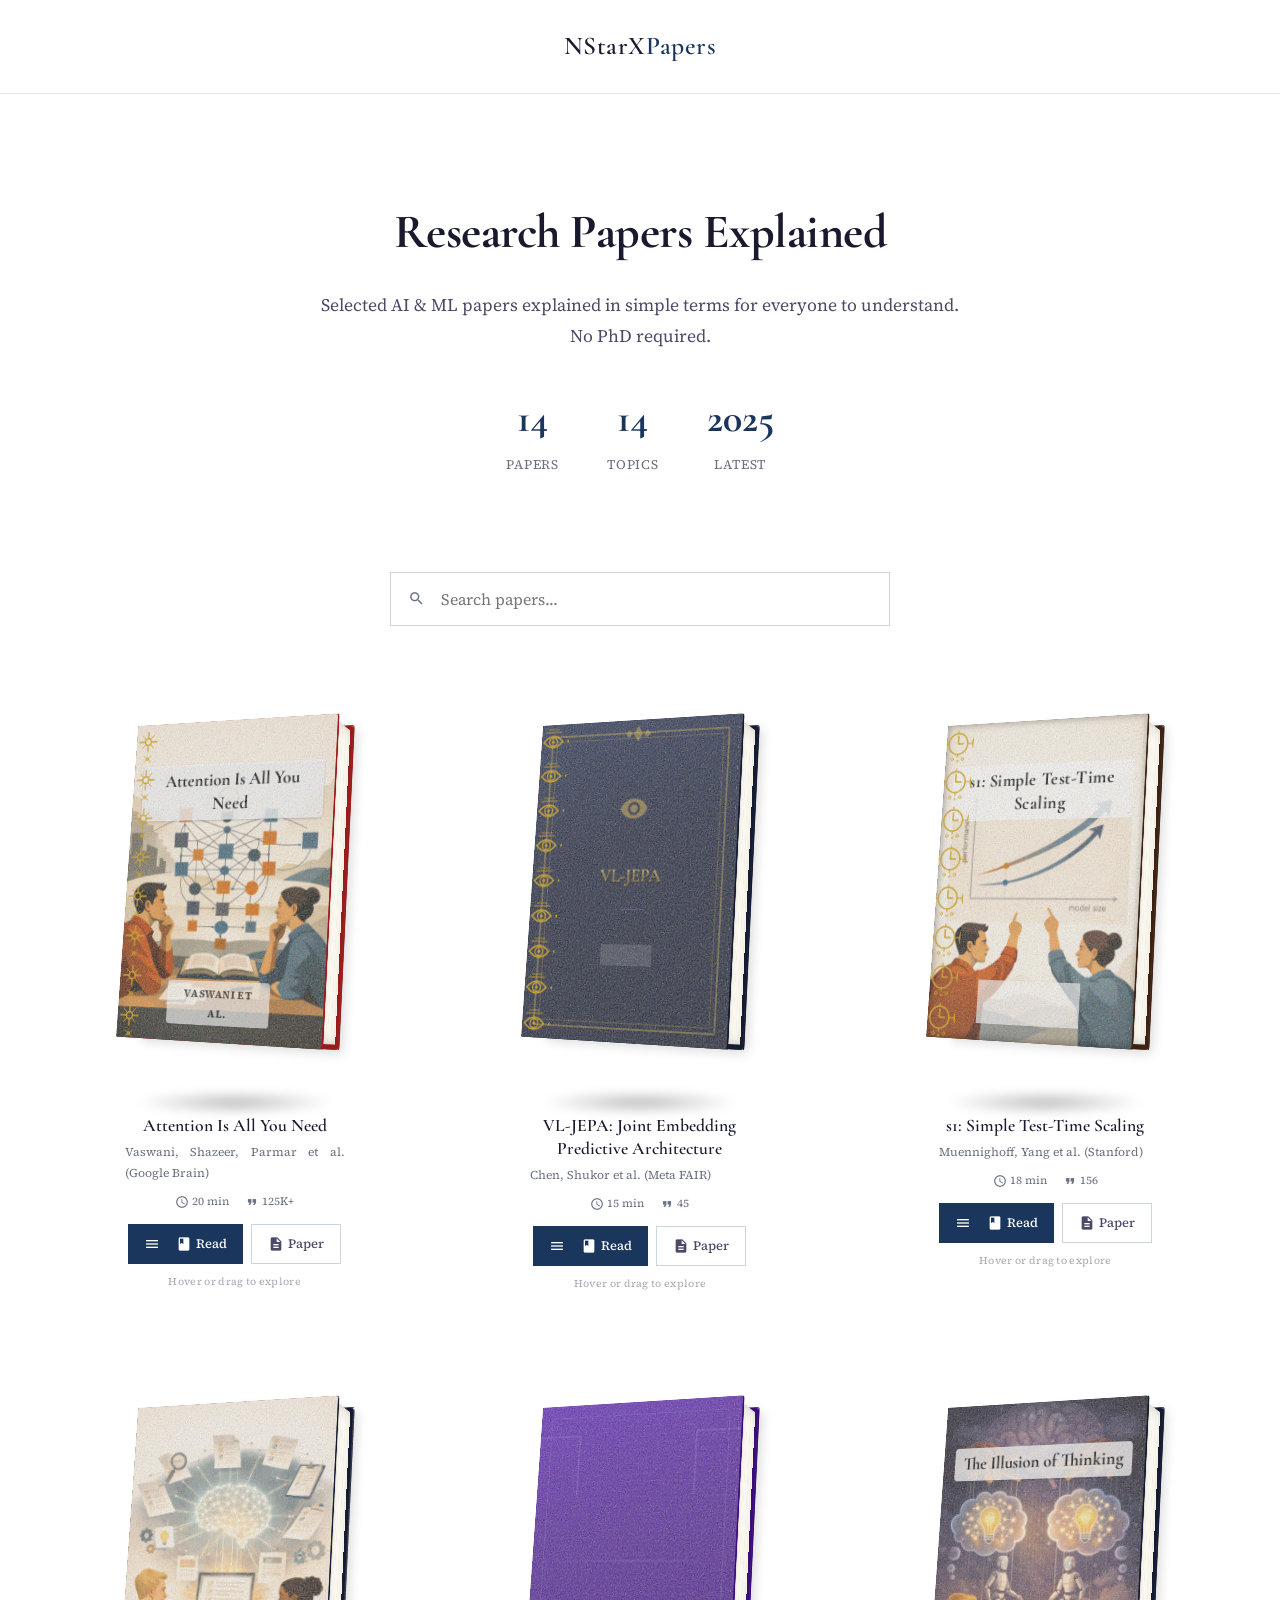
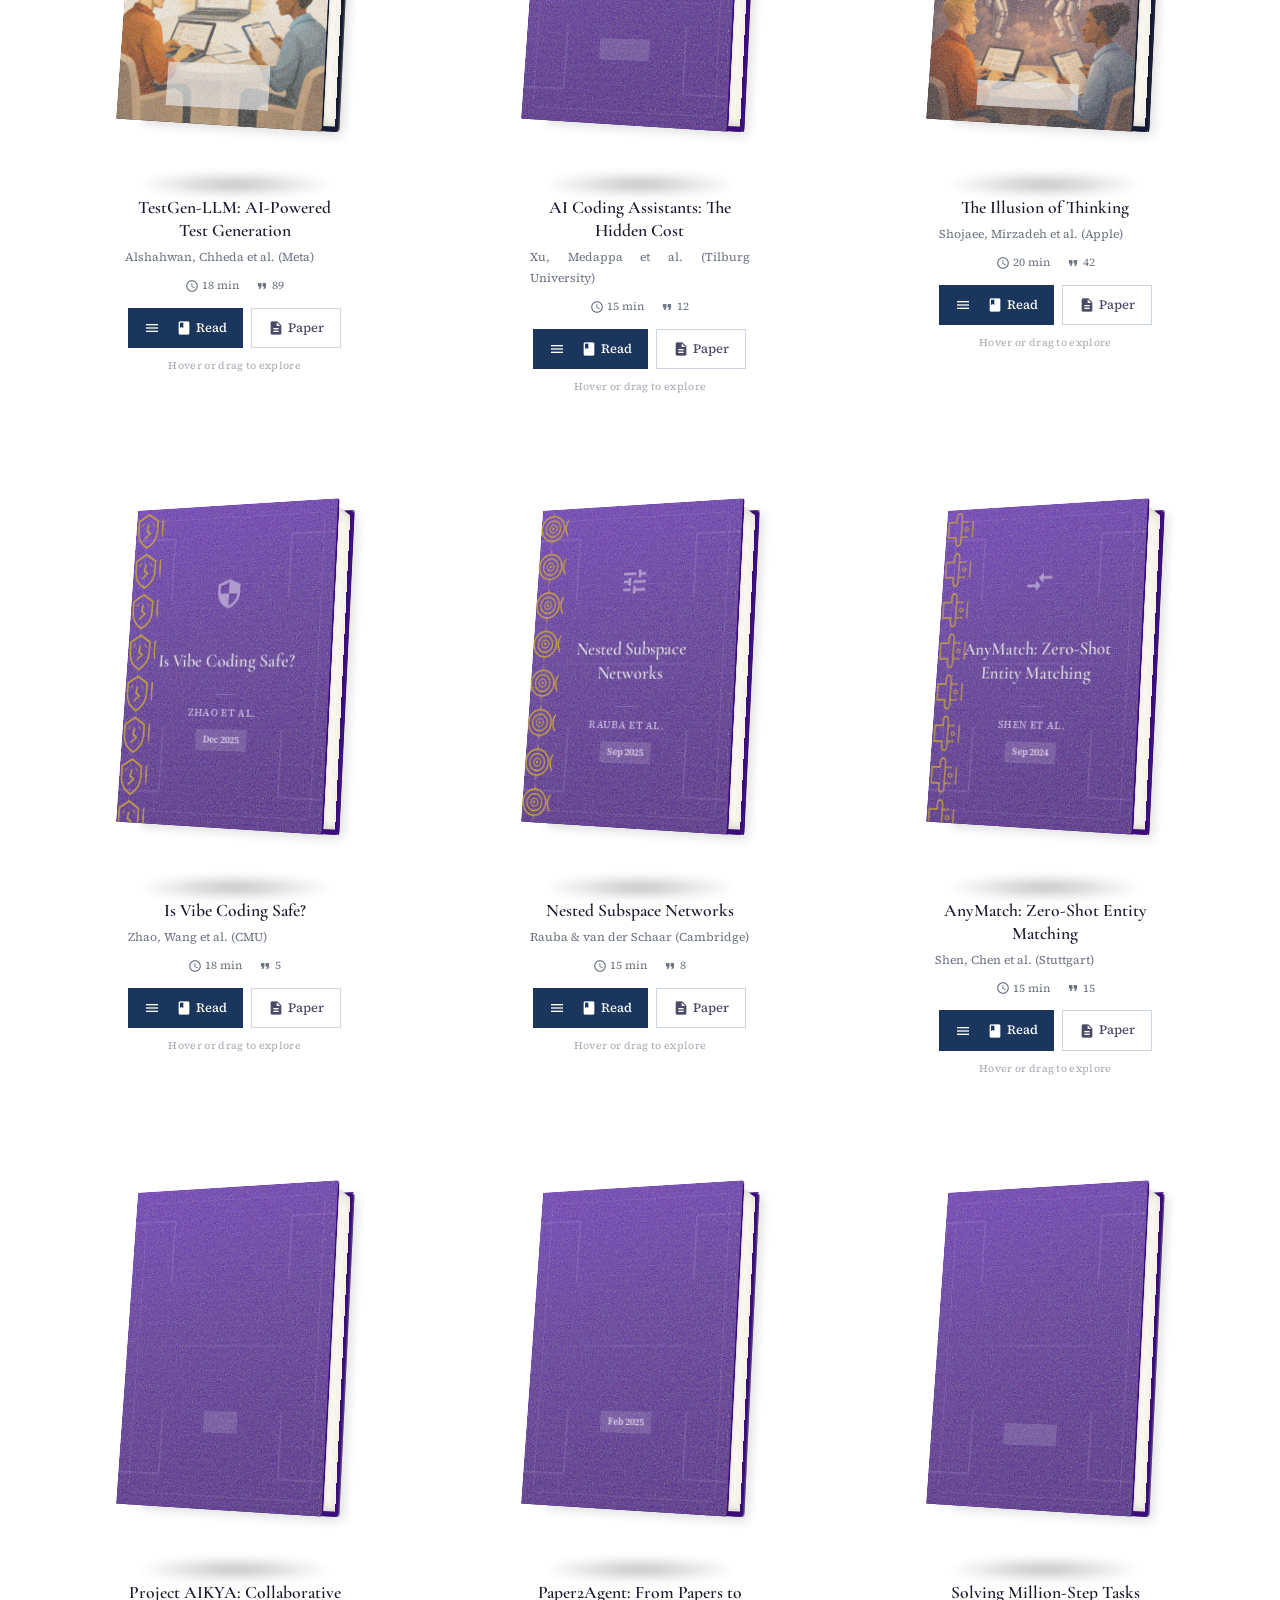
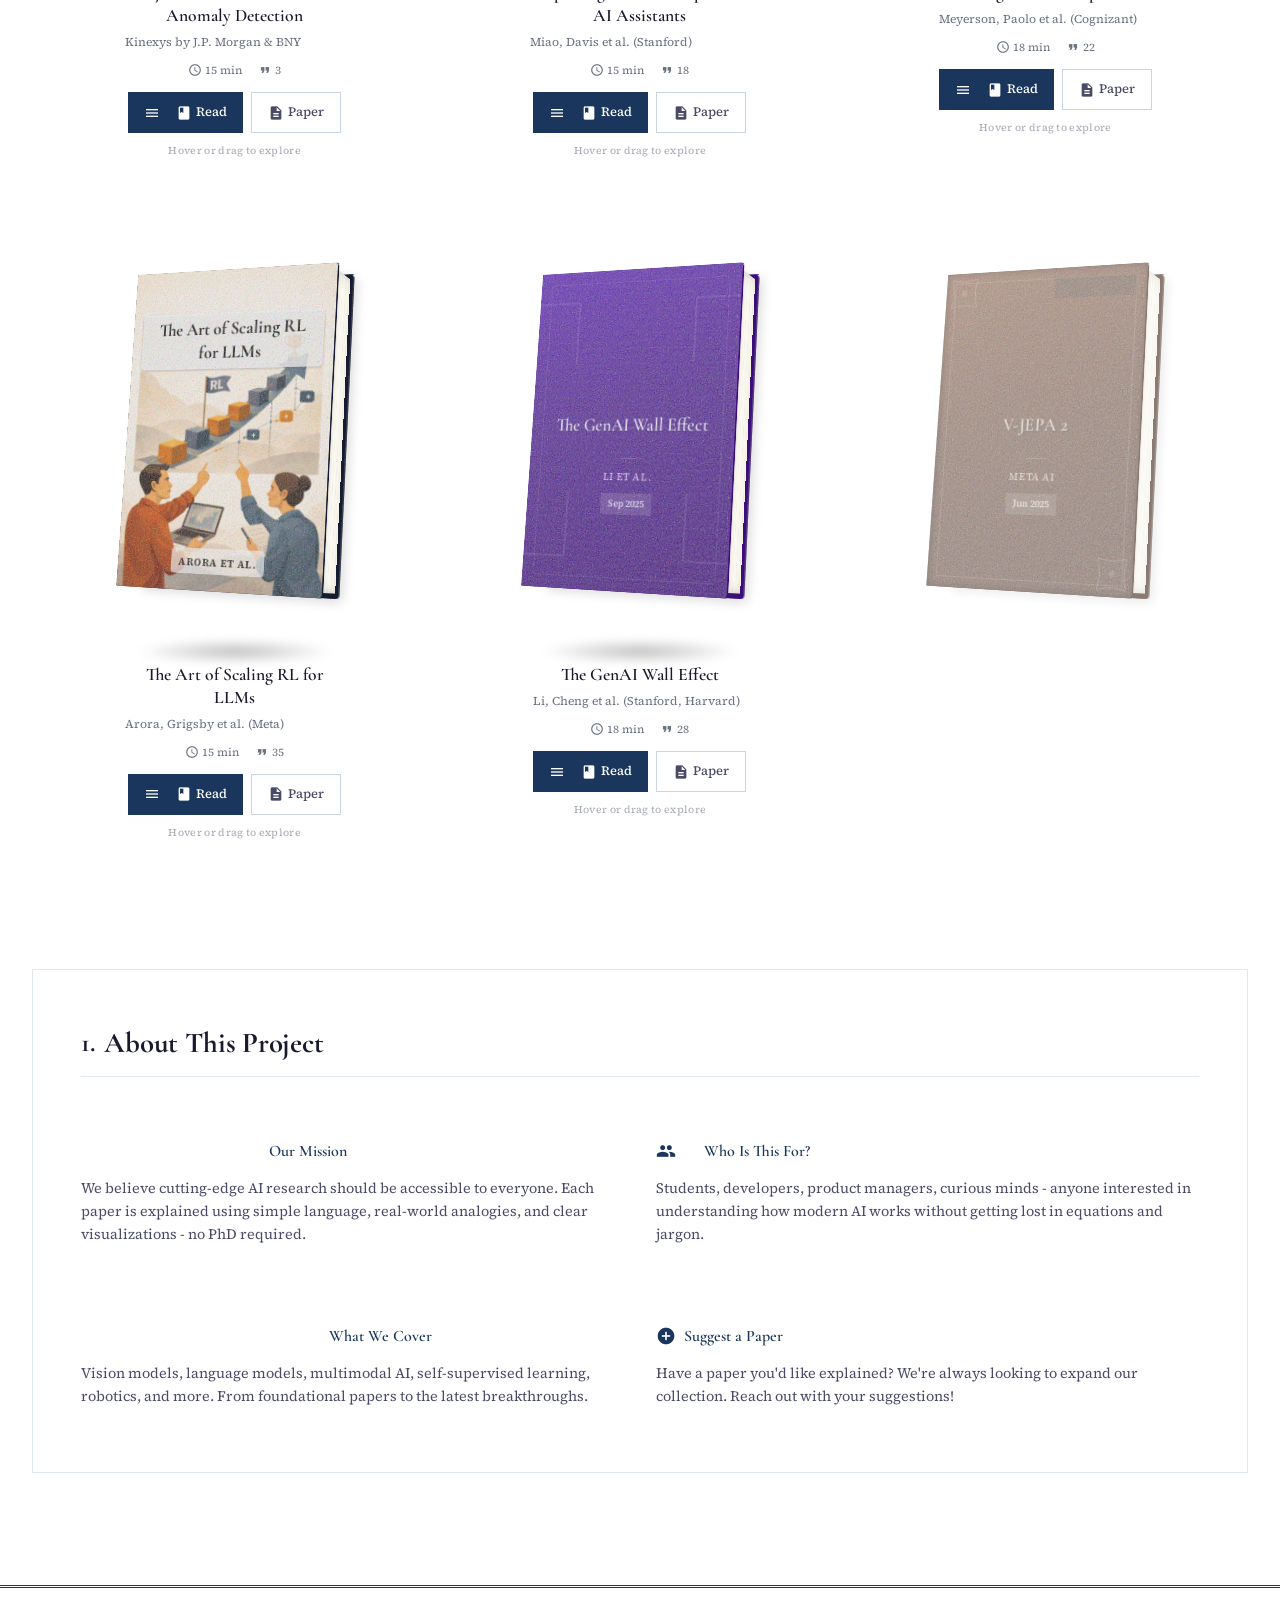
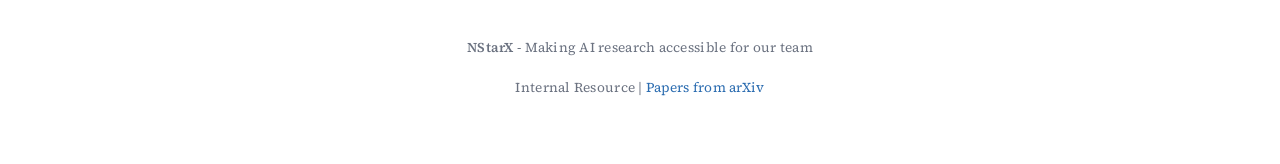
<file: index.html>
<!DOCTYPE html>
<html lang="en">
<head>
  <meta charset="UTF-8">
  <meta name="viewport" content="width=device-width, initial-scale=1.0">
  <title>NStarX Research Papers | AI & ML Made Simple</title>
  <link rel="stylesheet" href="academic-style.css">
  <style>
    /* ========================================
       INDEX-SPECIFIC STYLES
       Academic overrides for the index/landing page
       ======================================== */

    body {
      background: var(--bg-page);
    }

    header {
      padding: 1.5rem 4rem;
      border-bottom: 1px solid var(--border-light);
    }

    .logo {
      font-family: var(--font-heading);
      font-size: 1.6rem;
      font-weight: 600;
      color: var(--text-primary);
      text-decoration: none;
      letter-spacing: 0.02em;
    }

    .logo span {
      color: var(--color-accent);
    }

    main {
      max-width: 1600px;
      margin: 0 auto;
      padding: 4rem 2rem;
    }

    /* Intro Section */
    .intro {
      text-align: center;
      margin-bottom: 4rem;
      animation: introFade 1s ease-out backwards;
    }

    @keyframes introFade {
      0% { opacity: 0; transform: translateY(-20px); }
      100% { opacity: 1; transform: translateY(0); }
    }

    .intro h1 {
      font-family: var(--font-heading);
      font-size: 3rem;
      font-weight: 700;
      margin-bottom: 1rem;
      color: var(--text-primary);
      letter-spacing: -0.01em;
      border-bottom: none;
      justify-content: center;
    }

    .intro h1::before {
      display: none;
    }

    .intro p {
      font-size: 1.1rem;
      color: var(--text-secondary);
      max-width: 650px;
      margin: 0 auto;
      text-align: center;
    }

    .intro-stats {
      display: flex;
      justify-content: center;
      gap: 3rem;
      margin-top: 2rem;
    }

    .intro-stat {
      text-align: center;
    }

    .intro-stat .number {
      font-family: var(--font-heading);
      font-size: 2.5rem;
      font-weight: 700;
      color: var(--color-accent);
    }

    .intro-stat .label {
      font-size: 0.82rem;
      color: var(--text-muted);
      text-transform: uppercase;
      letter-spacing: 0.06em;
    }

    /* Search Bar */
    .search-container {
      max-width: 500px;
      margin: 0 auto 3rem;
      position: relative;
    }

    .search-container input {
      width: 100%;
      padding: 15px 20px 15px 50px;
      border: 1px solid var(--border-medium);
      border-radius: 0;
      font-size: 1rem;
      font-family: var(--font-body);
      background: white;
      transition: border-color 0.2s;
    }

    .search-container input:focus {
      outline: none;
      border-color: var(--color-accent);
    }

    .search-container .material-icons {
      position: absolute;
      left: 18px;
      top: 50%;
      transform: translateY(-50%);
      color: var(--text-muted);
    }

    /* Books Grid */
    .books-grid {
      display: grid;
      grid-template-columns: repeat(4, 1fr);
      gap: 2rem;
      padding: 1rem;
      background: transparent;
      border: none;
      box-shadow: none;
      border-radius: 0;
      counter-reset: none;
      border-top: none;
    }

    .books-grid::before {
      display: none;
    }

    .books-grid h2::before {
      display: none;
    }

    @media (max-width: 1400px) {
      .books-grid { grid-template-columns: repeat(3, 1fr); }
    }
    @media (max-width: 1000px) {
      .books-grid { grid-template-columns: repeat(2, 1fr); }
    }
    @media (max-width: 650px) {
      .books-grid { grid-template-columns: 1fr; }
    }

    /* Book Card */
    .book-card {
      display: flex;
      flex-direction: column;
      align-items: center;
      padding: 2rem 1.5rem;
    }

    /* Doodle strip on book cover left edge */
    .book .doodle-strip {
      left: 0;
      top: 0;
      bottom: 0;
      width: 32px;
      pointer-events: none;
      overflow: hidden;
      transform: translateZ(25px);
      border-radius: 0 0 0 3px;
    }

    .book .doodle-strip svg {
      width: 100%;
      height: 100%;
      display: block;
    }

    /* Book 3D Container */
    .book-container {
      perspective: 1200px;
      margin-bottom: 1.5rem;
      user-select: none;
      position: relative;
      cursor: grab;
    }

    .book-container.dragging {
      cursor: grabbing;
    }

    .book {
      width: 220px;
      height: 320px;
      position: relative;
      transform-style: preserve-3d;
      transform: rotateY(-25deg) rotateX(8deg);
      transition: transform 0.6s cubic-bezier(0.34, 1.56, 0.64, 1);
      animation: bookIntro 0.6s ease-out backwards;
    }

    .book-card:nth-child(1) .book { animation-delay: 0.05s; }
    .book-card:nth-child(2) .book { animation-delay: 0.1s; }
    .book-card:nth-child(3) .book { animation-delay: 0.15s; }
    .book-card:nth-child(4) .book { animation-delay: 0.2s; }
    .book-card:nth-child(5) .book { animation-delay: 0.25s; }
    .book-card:nth-child(6) .book { animation-delay: 0.3s; }
    .book-card:nth-child(7) .book { animation-delay: 0.35s; }
    .book-card:nth-child(8) .book { animation-delay: 0.4s; }
    .book-card:nth-child(9) .book { animation-delay: 0.45s; }
    .book-card:nth-child(10) .book { animation-delay: 0.5s; }
    .book-card:nth-child(11) .book { animation-delay: 0.55s; }
    .book-card:nth-child(12) .book { animation-delay: 0.6s; }
    .book-card:nth-child(13) .book { animation-delay: 0.65s; }
    .book-card:nth-child(14) .book { animation-delay: 0.7s; }
    .book-card:nth-child(15) .book { animation-delay: 0.75s; }

    @keyframes bookIntro {
      0% { transform: rotateY(-25deg) rotateX(8deg) translateY(50px); }
      100% { transform: rotateY(-25deg) rotateX(8deg) translateY(0); }
    }

    .book.no-transition {
      transition: none;
    }

    .book > div {
      position: absolute;
      backface-visibility: visible;
      transform-style: preserve-3d;
    }

    /* ========================================
       CLOTH-BOUND BOOK (Style 1 - Navy/Gold)
       ======================================== */

    .book-style-1 .book-cover {
      background:
        url("data:image/svg+xml,%3Csvg width='8' height='8' viewBox='0 0 8 8' xmlns='http://www.w3.org/2000/svg'%3E%3Cpath d='M0 0h1v1H0zM2 0h1v1H2zM4 0h1v1H4zM6 0h1v1H6zM1 1h1v1H1zM3 1h1v1H3zM5 1h1v1H5zM7 1h1v1H7zM0 2h1v1H0zM2 2h1v1H2zM4 2h1v1H4zM6 2h1v1H6zM1 3h1v1H1zM3 3h1v1H3zM5 3h1v1H5zM7 3h1v1H7zM0 4h1v1H0zM2 4h1v1H2zM4 4h1v1H4zM6 4h1v1H6zM1 5h1v1H1zM3 5h1v1H3zM5 5h1v1H5zM7 5h1v1H7zM0 6h1v1H0zM2 6h1v1H2zM4 6h1v1H4zM6 6h1v1H6zM1 7h1v1H1zM3 7h1v1H3zM5 7h1v1H5zM7 7h1v1H7z' fill='%23ffffff' fill-opacity='0.03'/%3E%3C/svg%3E"),
        repeating-linear-gradient(90deg, transparent 0px, transparent 2px, rgba(255,255,255,0.02) 2px, rgba(255,255,255,0.02) 3px),
        linear-gradient(165deg, #1e2848 0%, #151b32 40%, #0f1424 100%);
      color: #c9a43a;
    }

    .book-style-1 .book-cover::before {
      content: '';
      position: absolute;
      inset: 0;
      background: url("data:image/svg+xml,%3Csvg viewBox='0 0 256 256' xmlns='http://www.w3.org/2000/svg'%3E%3Cfilter id='noise'%3E%3CfeTurbulence type='fractalNoise' baseFrequency='0.8' numOctaves='4' stitchTiles='stitch'/%3E%3C/filter%3E%3Crect width='100%25' height='100%25' filter='url(%23noise)'/%3E%3C/svg%3E");
      opacity: 0.06;
      border-radius: 0 4px 4px 0;
    }

    .book-style-1 .book-cover .cover-decoration {
      position: absolute;
      inset: 12px;
      border: 2px solid rgba(212, 175, 55, 0.4);
      border-radius: 2px;
      pointer-events: none;
      z-index: 1;
    }
    .book-style-1 .book-cover .cover-decoration::before {
      content: '';
      position: absolute;
      inset: 4px;
      border: 1px solid rgba(212, 175, 55, 0.25);
    }
    .book-style-1 .book-cover .cover-decoration::after {
      content: '';
      position: absolute;
      top: -8px; left: 50%; transform: translateX(-50%);
      width: 40px; height: 16px;
      background: url("data:image/svg+xml,%3Csvg viewBox='0 0 40 16' xmlns='http://www.w3.org/2000/svg'%3E%3Cpath d='M20 0 L25 8 L20 16 L15 8 Z M10 4 L14 8 L10 12 L6 8 Z M30 4 L34 8 L30 12 L26 8 Z' fill='%23d4af37' fill-opacity='0.5'/%3E%3C/svg%3E") center/contain no-repeat;
    }

    .book-style-1 .book-cover .title-emboss {
      position: relative;
      text-shadow: 0 1px 0 rgba(0,0,0,0.4), 0 -1px 0 rgba(255,215,100,0.2);
      background: linear-gradient(180deg, #d4af37 0%, #f5d675 25%, #c9a43a 50%, #a8872e 75%, #d4af37 100%);
      -webkit-background-clip: text;
      -webkit-text-fill-color: transparent;
      background-clip: text;
      filter: drop-shadow(0 1px 1px rgba(0,0,0,0.3));
    }

    .book-style-1 .book-spine {
      background:
        url("data:image/svg+xml,%3Csvg width='8' height='8' viewBox='0 0 8 8' xmlns='http://www.w3.org/2000/svg'%3E%3Cpath d='M0 0h1v1H0zM2 0h1v1H2zM4 0h1v1H4zM6 0h1v1H6zM1 1h1v1H1zM3 1h1v1H3zM5 1h1v1H5zM7 1h1v1H7z' fill='%23ffffff' fill-opacity='0.02'/%3E%3C/svg%3E"),
        linear-gradient(90deg, #0c0f1a 0%, #151b32 40%, #1a2040 60%, #151b32 100%);
      color: #c9a43a;
    }

    .book-style-1 .book-back {
      background:
        url("data:image/svg+xml,%3Csvg width='8' height='8' viewBox='0 0 8 8' xmlns='http://www.w3.org/2000/svg'%3E%3Cpath d='M0 0h1v1H0zM2 0h1v1H2zM4 0h1v1H4zM6 0h1v1H6zM1 1h1v1H1zM3 1h1v1H3zM5 1h1v1H5zM7 1h1v1H7z' fill='%23ffffff' fill-opacity='0.03'/%3E%3C/svg%3E"),
        linear-gradient(165deg, #151b32 0%, #0f1424 100%);
      color: #a08030;
    }

    .book-style-1 .book-cover .cover-inner,
    .book-style-1 .book-cover .cover-edge-top,
    .book-style-1 .book-cover .cover-edge-bottom,
    .book-style-1 .book-cover .cover-edge-right,
    .book-style-1 .book-back .cover-inner,
    .book-style-1 .book-back .cover-edge-top,
    .book-style-1 .book-back .cover-edge-bottom,
    .book-style-1 .book-back .cover-edge-left {
      background: #151b32;
    }

    .book-style-1 .line { background: linear-gradient(90deg, transparent, #d4af37, transparent); }

    .book-style-1 .book-top::after,
    .book-style-1 .book-bottom::after {
      background: repeating-linear-gradient(180deg, #c9a43a 0px, #c9a43a 2px, #1e2848 2px, #1e2848 4px);
    }

    /* ========================================
       LEATHER-BOUND BOOK (Style 2 - Brown)
       ======================================== */

    .book-style-2 .book-cover {
      background:
        url("data:image/svg+xml,%3Csvg viewBox='0 0 200 200' xmlns='http://www.w3.org/2000/svg'%3E%3Cfilter id='leather'%3E%3CfeTurbulence type='turbulence' baseFrequency='0.4' numOctaves='6' result='noise'/%3E%3CfeDiffuseLighting in='noise' lighting-color='%23886644' surfaceScale='1.5'%3E%3CfeDistantLight azimuth='45' elevation='60'/%3E%3C/feDiffuseLighting%3E%3C/filter%3E%3Crect width='100%25' height='100%25' filter='url(%23leather)'/%3E%3C/svg%3E"),
        linear-gradient(165deg, #6b3d22 0%, #4a2a18 50%, #3d2214 100%);
      background-blend-mode: soft-light, normal;
      color: #e8d5c0;
    }

    .book-style-2 .book-cover::before {
      content: '';
      position: absolute;
      inset: 0;
      background: url("data:image/svg+xml,%3Csvg viewBox='0 0 256 256' xmlns='http://www.w3.org/2000/svg'%3E%3Cfilter id='noise'%3E%3CfeTurbulence type='fractalNoise' baseFrequency='1.2' numOctaves='5' stitchTiles='stitch'/%3E%3C/filter%3E%3Crect width='100%25' height='100%25' filter='url(%23noise)'/%3E%3C/svg%3E");
      opacity: 0.08;
      border-radius: 0 4px 4px 0;
    }

    .book-style-2 .book-cover .title-emboss {
      text-shadow: 1px 1px 0 rgba(0,0,0,0.5), -0.5px -0.5px 0 rgba(255,255,255,0.1), 0 2px 3px rgba(0,0,0,0.3);
      color: #dcc8b0;
      letter-spacing: 0.03em;
    }

    .book-style-2 .book-cover::after {
      content: '';
      position: absolute;
      inset: 0;
      border-radius: 0 4px 4px 0;
      box-shadow: inset 2px 0 8px rgba(0,0,0,0.3), inset -1px 0 4px rgba(255,255,255,0.05), inset 0 2px 6px rgba(0,0,0,0.2), inset 0 -2px 6px rgba(0,0,0,0.2);
    }

    .book-style-2 .book-cover .cover-decoration {
      position: absolute;
      inset: 10px;
      border: 1px solid rgba(220, 200, 176, 0.2);
      pointer-events: none;
      z-index: 1;
    }
    .book-style-2 .book-cover .cover-decoration::before,
    .book-style-2 .book-cover .cover-decoration::after {
      content: '';
      position: absolute;
      width: 30px;
      height: 30px;
      background: url("data:image/svg+xml,%3Csvg viewBox='0 0 30 30' xmlns='http://www.w3.org/2000/svg'%3E%3Cpath d='M0 0 Q15 5 30 0 Q25 15 30 30 Q15 25 0 30 Q5 15 0 0' stroke='%23dcc8b0' stroke-width='1' fill='none' opacity='0.3'/%3E%3Ccircle cx='15' cy='15' r='3' fill='%23dcc8b0' opacity='0.2'/%3E%3C/svg%3E") center/contain no-repeat;
    }
    .book-style-2 .book-cover .cover-decoration::before {
      top: -5px; left: -5px;
    }
    .book-style-2 .book-cover .cover-decoration::after {
      bottom: -5px; right: -5px;
      transform: rotate(180deg);
    }

    .book-style-2 .book-spine {
      background:
        url("data:image/svg+xml,%3Csvg viewBox='0 0 256 256' xmlns='http://www.w3.org/2000/svg'%3E%3Cfilter id='noise'%3E%3CfeTurbulence type='fractalNoise' baseFrequency='1' numOctaves='4' stitchTiles='stitch'/%3E%3C/filter%3E%3Crect width='100%25' height='100%25' filter='url(%23noise)'/%3E%3C/svg%3E"),
        linear-gradient(90deg, #2d1810 0%, #4a2a18 30%, #5a3420 50%, #4a2a18 70%, #2d1810 100%);
      background-blend-mode: soft-light, normal;
      color: #d4c0a8;
    }

    .book-style-2 .book-spine::after {
      content: '';
      position: absolute;
      inset: 0;
      background: linear-gradient(180deg, transparent 15%, rgba(0,0,0,0.3) 16%, rgba(255,255,255,0.08) 17%, transparent 19%, transparent 35%, rgba(0,0,0,0.3) 36%, rgba(255,255,255,0.08) 37%, transparent 39%, transparent 61%, rgba(0,0,0,0.3) 62%, rgba(255,255,255,0.08) 63%, transparent 65%, transparent 81%, rgba(0,0,0,0.3) 82%, rgba(255,255,255,0.08) 83%, transparent 85%);
    }

    .book-style-2 .book-back {
      background:
        url("data:image/svg+xml,%3Csvg viewBox='0 0 256 256' xmlns='http://www.w3.org/2000/svg'%3E%3Cfilter id='noise'%3E%3CfeTurbulence type='fractalNoise' baseFrequency='1' numOctaves='4' stitchTiles='stitch'/%3E%3C/filter%3E%3Crect width='100%25' height='100%25' filter='url(%23noise)'/%3E%3C/svg%3E"),
        linear-gradient(165deg, #4a2a18 0%, #3d2214 100%);
      background-blend-mode: soft-light, normal;
      color: #c0a888;
    }

    .book-style-2 .book-cover .cover-inner,
    .book-style-2 .book-cover .cover-edge-top,
    .book-style-2 .book-cover .cover-edge-bottom,
    .book-style-2 .book-cover .cover-edge-right,
    .book-style-2 .book-back .cover-inner,
    .book-style-2 .book-back .cover-edge-top,
    .book-style-2 .book-back .cover-edge-bottom,
    .book-style-2 .book-back .cover-edge-left {
      background: #3d2214;
    }

    .book-style-2 .line { background: linear-gradient(90deg, transparent, #d4c0a8, transparent); }

    .book-style-2 .book-top::after,
    .book-style-2 .book-bottom::after {
      background: repeating-linear-gradient(180deg, #8b5a3c 0px, #8b5a3c 2px, #f5e6d3 2px, #f5e6d3 4px);
    }

    /* ========================================
       GREEN STYLE (Style 3)
       ======================================== */

    .book-style-3 .book-cover {
      background: linear-gradient(165deg, #2d5a47 0%, #1f4436 60%, #183328 100%);
      color: #ffffff;
      border: none;
    }

    .book-style-3 .book-cover::before {
      content: '';
      position: absolute;
      inset: 0;
      background: url("data:image/svg+xml,%3Csvg viewBox='0 0 256 256' xmlns='http://www.w3.org/2000/svg'%3E%3Cfilter id='noise'%3E%3CfeTurbulence type='fractalNoise' baseFrequency='0.8' numOctaves='4' stitchTiles='stitch'/%3E%3C/filter%3E%3Crect width='100%25' height='100%25' filter='url(%23noise)'/%3E%3C/svg%3E");
      opacity: 0.06;
      border-radius: 0 4px 4px 0;
    }

    .book-style-3 .book-cover .title-emboss {
      color: #ffffff;
      font-weight: 700;
      letter-spacing: -0.01em;
      text-shadow: 0 1px 2px rgba(0,0,0,0.3);
    }

    .book-style-3 .book-cover .cover-decoration {
      position: absolute;
      inset: 0;
      pointer-events: none;
      z-index: 1;
      background:
        url("data:image/svg+xml,%3Csvg viewBox='0 0 100 100' xmlns='http://www.w3.org/2000/svg'%3E%3Cpath d='M50 10 L60 30 L50 25 L40 30 Z' fill='%23ffffff' opacity='0.08'/%3E%3Cpath d='M50 90 L60 70 L50 75 L40 70 Z' fill='%23ffffff' opacity='0.08'/%3E%3C/svg%3E") top center/60px no-repeat,
        url("data:image/svg+xml,%3Csvg viewBox='0 0 100 100' xmlns='http://www.w3.org/2000/svg'%3E%3Cpath d='M50 10 L60 30 L50 25 L40 30 Z' fill='%23ffffff' opacity='0.08'/%3E%3C/svg%3E") bottom center/60px no-repeat;
      transform: scaleY(1);
    }
    .book-style-3 .book-cover .cover-decoration::before {
      content: '';
      position: absolute;
      inset: 15px;
      border: 1px solid rgba(255,255,255,0.15);
      border-radius: 2px;
    }
    .book-style-3 .book-cover .cover-decoration::after {
      content: '';
      position: absolute;
      left: 50%;
      top: 20px;
      bottom: 20px;
      width: 1px;
      background: linear-gradient(180deg, transparent, rgba(255,255,255,0.1) 20%, rgba(255,255,255,0.1) 80%, transparent);
      transform: translateX(-50%);
    }

    .book-style-3 .book-spine {
      background: linear-gradient(90deg, #183328 0%, #2d5a47 40%, #2d5a47 60%, #183328 100%);
      color: #ffffff;
    }

    .book-style-3 .book-back {
      background: linear-gradient(165deg, #2d5a47 0%, #1f4436 100%);
      color: #e0f2e9;
    }

    .book-style-3 .book-cover .cover-inner,
    .book-style-3 .book-cover .cover-edge-top,
    .book-style-3 .book-cover .cover-edge-bottom,
    .book-style-3 .book-cover .cover-edge-right,
    .book-style-3 .book-back .cover-inner,
    .book-style-3 .book-back .cover-edge-top,
    .book-style-3 .book-back .cover-edge-bottom,
    .book-style-3 .book-back .cover-edge-left {
      background: #1f4436;
    }

    .book-style-3 .line { background: linear-gradient(90deg, transparent, rgba(255,255,255,0.6), transparent); }

    .book-style-3 .book-top::after,
    .book-style-3 .book-bottom::after {
      background: repeating-linear-gradient(180deg, #2d5a47 0px, #2d5a47 2px, #4a7a67 2px, #4a7a67 4px);
    }

    /* ========================================
       PURPLE STYLE (Style 4)
       ======================================== */

    .book-style-4 .book-cover {
      background:
        url("data:image/svg+xml,%3Csvg width='8' height='8' viewBox='0 0 8 8' xmlns='http://www.w3.org/2000/svg'%3E%3Cpath d='M0 0h1v1H0zM2 0h1v1H2zM4 0h1v1H4zM6 0h1v1H6zM1 1h1v1H1zM3 1h1v1H3zM5 1h1v1H5zM7 1h1v1H7z' fill='%23ffffff' fill-opacity='0.03'/%3E%3C/svg%3E"),
        linear-gradient(165deg, #5b21b6 0%, #4c1d95 40%, #3b0d7a 100%);
      color: #e9d5ff;
    }

    .book-style-4 .book-cover::before {
      content: '';
      position: absolute;
      inset: 0;
      background: url("data:image/svg+xml,%3Csvg viewBox='0 0 256 256' xmlns='http://www.w3.org/2000/svg'%3E%3Cfilter id='noise'%3E%3CfeTurbulence type='fractalNoise' baseFrequency='0.8' numOctaves='4' stitchTiles='stitch'/%3E%3C/filter%3E%3Crect width='100%25' height='100%25' filter='url(%23noise)'/%3E%3C/svg%3E");
      opacity: 0.06;
      border-radius: 0 4px 4px 0;
    }

    .book-style-4 .book-cover .title-emboss {
      color: #f3e8ff;
      text-shadow: 0 1px 2px rgba(0,0,0,0.3);
    }

    .book-style-4 .book-cover .cover-decoration {
      position: absolute;
      inset: 0;
      pointer-events: none;
      z-index: 1;
      background: url("data:image/svg+xml,%3Csvg viewBox='0 0 100 100' xmlns='http://www.w3.org/2000/svg'%3E%3Ccircle cx='10' cy='10' r='2' fill='%23e9d5ff' opacity='0.15'/%3E%3Ccircle cx='90' cy='10' r='2' fill='%23e9d5ff' opacity='0.15'/%3E%3Ccircle cx='10' cy='90' r='2' fill='%23e9d5ff' opacity='0.15'/%3E%3Ccircle cx='90' cy='90' r='2' fill='%23e9d5ff' opacity='0.15'/%3E%3Cpath d='M10 10 L30 10 L30 30 M90 10 L70 10 L70 30 M10 90 L30 90 L30 70 M90 90 L70 90 L70 70' stroke='%23e9d5ff' stroke-width='0.5' fill='none' opacity='0.15'/%3E%3C/svg%3E") center/cover no-repeat;
    }
    .book-style-4 .book-cover .cover-decoration::before {
      content: '';
      position: absolute;
      top: 50%;
      left: 15px;
      right: 15px;
      height: 1px;
      background: linear-gradient(90deg, transparent, rgba(233,213,255,0.2), transparent);
      transform: translateY(-50%);
    }
    .book-style-4 .book-cover .cover-decoration::after {
      content: '';
      position: absolute;
      inset: 12px;
      border: 1px solid rgba(233,213,255,0.12);
      border-radius: 3px;
    }

    .book-style-4 .book-spine {
      background: linear-gradient(90deg, #3b0d7a 0%, #4c1d95 40%, #5b21b6 60%, #4c1d95 100%);
      color: #e9d5ff;
    }

    .book-style-4 .book-back {
      background: linear-gradient(165deg, #4c1d95 0%, #3b0d7a 100%);
      color: #d8b4fe;
    }

    .book-style-4 .book-cover .cover-inner,
    .book-style-4 .book-cover .cover-edge-top,
    .book-style-4 .book-cover .cover-edge-bottom,
    .book-style-4 .book-cover .cover-edge-right,
    .book-style-4 .book-back .cover-inner,
    .book-style-4 .book-back .cover-edge-top,
    .book-style-4 .book-back .cover-edge-bottom,
    .book-style-4 .book-back .cover-edge-left {
      background: #3b0d7a;
    }

    .book-style-4 .line { background: linear-gradient(90deg, transparent, #d8b4fe, transparent); }

    .book-style-4 .book-top::after,
    .book-style-4 .book-bottom::after {
      background: repeating-linear-gradient(180deg, #7c3aed 0px, #7c3aed 2px, #c4b5fd 2px, #c4b5fd 4px);
    }

    /* ========================================
       RED STYLE (Style 5 - for landmark papers)
       ======================================== */

    .book-style-5 .book-cover {
      background:
        url("data:image/svg+xml,%3Csvg width='8' height='8' viewBox='0 0 8 8' xmlns='http://www.w3.org/2000/svg'%3E%3Cpath d='M0 0h1v1H0zM2 0h1v1H2zM4 0h1v1H4zM6 0h1v1H6zM1 1h1v1H1zM3 1h1v1H3zM5 1h1v1H5zM7 1h1v1H7z' fill='%23ffffff' fill-opacity='0.03'/%3E%3C/svg%3E"),
        linear-gradient(165deg, #dc2626 0%, #b91c1c 40%, #991b1b 100%);
      color: #fef2f2;
    }

    .book-style-5 .book-cover::before {
      content: '';
      position: absolute;
      inset: 0;
      background: url("data:image/svg+xml,%3Csvg viewBox='0 0 256 256' xmlns='http://www.w3.org/2000/svg'%3E%3Cfilter id='noise'%3E%3CfeTurbulence type='fractalNoise' baseFrequency='0.8' numOctaves='4' stitchTiles='stitch'/%3E%3C/filter%3E%3Crect width='100%25' height='100%25' filter='url(%23noise)'/%3E%3C/svg%3E");
      opacity: 0.06;
      border-radius: 0 4px 4px 0;
    }

    .book-style-5 .book-cover .title-emboss {
      background: linear-gradient(180deg, #fef2f2 0%, #fecaca 50%, #fef2f2 100%);
      -webkit-background-clip: text;
      -webkit-text-fill-color: transparent;
      background-clip: text;
      filter: drop-shadow(0 1px 1px rgba(0,0,0,0.3));
    }

    .book-style-5 .book-cover .cover-decoration {
      position: absolute;
      inset: 0;
      pointer-events: none;
      z-index: 1;
      background: url("data:image/svg+xml,%3Csvg viewBox='0 0 100 100' xmlns='http://www.w3.org/2000/svg'%3E%3Cpath d='M50 5 L55 15 L50 12 L45 15 Z' fill='%23fecaca' opacity='0.2'/%3E%3Cpath d='M50 95 L55 85 L50 88 L45 85 Z' fill='%23fecaca' opacity='0.2'/%3E%3Crect x='10' y='10' width='80' height='80' rx='2' stroke='%23fecaca' stroke-width='1' fill='none' opacity='0.15'/%3E%3Crect x='15' y='15' width='70' height='70' rx='1' stroke='%23fecaca' stroke-width='0.5' fill='none' opacity='0.1'/%3E%3C/svg%3E") center/cover no-repeat;
    }
    .book-style-5 .book-cover .cover-decoration::before {
      content: '';
      position: absolute;
      top: 8px;
      left: 50%;
      transform: translateX(-50%);
      width: 50px;
      height: 3px;
      background: linear-gradient(90deg, transparent, rgba(254,202,202,0.3), transparent);
    }
    .book-style-5 .book-cover .cover-decoration::after {
      content: '';
      position: absolute;
      bottom: 8px;
      left: 50%;
      transform: translateX(-50%);
      width: 50px;
      height: 3px;
      background: linear-gradient(90deg, transparent, rgba(254,202,202,0.3), transparent);
    }

    .book-style-5 .book-spine {
      background: linear-gradient(90deg, #7f1d1d 0%, #991b1b 40%, #b91c1c 60%, #991b1b 100%);
      color: #fecaca;
    }

    .book-style-5 .book-back {
      background: linear-gradient(165deg, #b91c1c 0%, #991b1b 100%);
      color: #fca5a5;
    }

    .book-style-5 .book-cover .cover-inner,
    .book-style-5 .book-cover .cover-edge-top,
    .book-style-5 .book-cover .cover-edge-bottom,
    .book-style-5 .book-cover .cover-edge-right,
    .book-style-5 .book-back .cover-inner,
    .book-style-5 .book-back .cover-edge-top,
    .book-style-5 .book-back .cover-edge-bottom,
    .book-style-5 .book-back .cover-edge-left {
      background: #991b1b;
    }

    .book-style-5 .line { background: linear-gradient(90deg, transparent, #fecaca, transparent); }

    .book-style-5 .book-top::after,
    .book-style-5 .book-bottom::after {
      background: repeating-linear-gradient(180deg, #dc2626 0px, #dc2626 2px, #fecaca 2px, #fecaca 4px);
    }

    /* ========================================
       SHARED BOOK STRUCTURE
       ======================================== */

    .book-cover {
      width: 100%;
      height: 100%;
      border-radius: 0 3px 3px 0;
      transform: translateZ(24px);
      transform-style: preserve-3d;
      display: flex;
      flex-direction: column;
      justify-content: center;
      align-items: center;
      padding: 2rem 1.5rem;
      text-align: center;
    }

    /* Grainy texture overlay for all books */
    .book-cover::after,
    .book-back::after {
      content: '';
      position: absolute;
      inset: 0;
      background-image: url("data:image/svg+xml,%3Csvg viewBox='0 0 200 200' xmlns='http://www.w3.org/2000/svg'%3E%3Cfilter id='grain'%3E%3CfeTurbulence type='fractalNoise' baseFrequency='0.9' numOctaves='4' stitchTiles='stitch'/%3E%3C/filter%3E%3Crect width='100%25' height='100%25' filter='url(%23grain)'/%3E%3C/svg%3E");
      opacity: 0.6;
      pointer-events: none;
      border-radius: inherit;
      z-index: 10;
    }

    .book-spine::after {
      content: '';
      position: absolute;
      inset: 0;
      background-image: url("data:image/svg+xml,%3Csvg viewBox='0 0 200 200' xmlns='http://www.w3.org/2000/svg'%3E%3Cfilter id='grain'%3E%3CfeTurbulence type='fractalNoise' baseFrequency='1.2' numOctaves='3' stitchTiles='stitch'/%3E%3C/filter%3E%3Crect width='100%25' height='100%25' filter='url(%23grain)'/%3E%3C/svg%3E");
      opacity: 0.6;
      pointer-events: none;
      z-index: 10;
    }

    /* Light effect - simulates light from top-left */
    .book-cover::before {
      content: '';
      position: absolute;
      inset: 0;
      background: linear-gradient(
        135deg,
        rgba(255, 255, 255, 0.5) 0%,
        rgba(255, 255, 255, 0.25) 25%,
        transparent 45%,
        rgba(0, 0, 0, 0.15) 65%,
        rgba(0, 0, 0, 0.35) 100%
      );
      pointer-events: none;
      border-radius: inherit;
      z-index: 11;
    }

    .book-back::before {
      content: '';
      position: absolute;
      inset: 0;
      background: linear-gradient(
        135deg,
        rgba(0, 0, 0, 0.25) 0%,
        rgba(0, 0, 0, 0.15) 50%,
        rgba(0, 0, 0, 0.05) 100%
      );
      pointer-events: none;
      border-radius: inherit;
      z-index: 11;
    }

    .book-spine::before {
      content: '';
      position: absolute;
      inset: 0;
      background: linear-gradient(
        90deg,
        rgba(0, 0, 0, 0.5) 0%,
        rgba(0, 0, 0, 0.2) 25%,
        rgba(255, 255, 255, 0.2) 50%,
        rgba(0, 0, 0, 0.2) 75%,
        rgba(0, 0, 0, 0.4) 100%
      );
      pointer-events: none;
      z-index: 11;
    }

    .book-cover .cover-inner {
      position: absolute;
      inset: 0;
      transform: translateZ(-4px);
      border-radius: 0 3px 3px 0;
    }

    /* Cover image overlay */
    .book-cover .cover-image {
      position: absolute;
      inset: 0;
      background-size: cover;
      background-position: center;
      border-radius: 0 3px 3px 0;
      z-index: 0;
    }

    /* Hide book style background when cover image is present */
    .book-cover:has(.cover-image) {
      background: transparent !important;
    }

    /* Styles for covers with images */
    .book-cover:has(.cover-image) .title-emboss {
      background: rgba(255, 255, 255, 0.8) !important;
      -webkit-text-fill-color: #000 !important;
      -webkit-background-clip: unset !important;
      background-clip: unset !important;
      color: #000 !important;
      font-weight: 700 !important;
      text-shadow: none !important;
      padding: 0.3rem 0.6rem;
      border-radius: 4px;
      position: absolute;
      top: 1rem;
      left: 50%;
      transform: translateX(-50%);
      width: max-content;
      max-width: 90%;
    }

    .book-cover:has(.cover-image) .author {
      color: #000 !important;
      font-weight: 700 !important;
      background: rgba(255, 255, 255, 0.8);
      padding: 0.2rem 0.5rem;
      border-radius: 4px;
      position: absolute;
      bottom: 1rem;
      left: 50%;
      transform: translateX(-50%);
    }

    .book-cover:has(.cover-image) .category-icon,
    .book-cover:has(.cover-image) .year-badge,
    .book-cover:has(.cover-image) .line,
    .book-cover:has(.cover-image) .cover-decoration {
      display: none !important;
    }

    /* Cover-only: hide all text elements */
    .book-cover:has(.cover-only) .title-emboss,
    .book-cover:has(.cover-only) .author,
    .book-cover:has(.cover-only) .year-badge,
    .book-cover:has(.cover-only) .category-icon,
    .book-cover:has(.cover-only) .line,
    .book-cover:has(.cover-only) .cover-decoration {
      display: none !important;
    }

    .book-cover .cover-edge-top {
      position: absolute;
      top: -4px; left: 0; right: 0; height: 4px;
      transform: rotateX(90deg);
      transform-origin: bottom center;
    }

    .book-cover .cover-edge-bottom {
      position: absolute;
      bottom: -4px; left: 0; right: 0; height: 4px;
      transform: rotateX(-90deg);
      transform-origin: top center;
    }

    .book-cover .cover-edge-right {
      position: absolute;
      top: 0; right: -4px; bottom: 0; width: 4px;
      transform: rotateY(90deg);
      transform-origin: left center;
      border-radius: 0 2px 2px 0;
    }

    .book-back {
      transform-style: preserve-3d;
    }

    .book-back .cover-inner {
      position: absolute;
      inset: 0;
      transform: translateZ(-4px);
      border-radius: 3px 0 0 3px;
    }

    .book-back .cover-edge-top {
      position: absolute;
      top: -4px; left: 0; right: 0; height: 4px;
      transform: rotateX(90deg);
      transform-origin: bottom center;
    }

    .book-back .cover-edge-bottom {
      position: absolute;
      bottom: -4px; left: 0; right: 0; height: 4px;
      transform: rotateX(-90deg);
      transform-origin: top center;
    }

    .book-back .cover-edge-left {
      position: absolute;
      top: 0; left: -4px; bottom: 0; width: 4px;
      transform: rotateY(-90deg);
      transform-origin: right center;
      border-radius: 2px 0 0 2px;
    }

    .book-cover h3 {
      font-family: var(--font-heading);
      font-size: 1.15rem;
      font-weight: 600;
      line-height: 1.3;
      margin-bottom: 0.75rem;
      position: relative;
      z-index: 2;
      border-bottom: none;
    }

    .book-cover .author {
      font-family: var(--font-body);
      font-size: 0.65rem;
      font-weight: 500;
      letter-spacing: 0.06em;
      text-transform: uppercase;
      opacity: 0.85;
      position: relative;
      z-index: 2;
    }

    .book-cover .line {
      width: 35px;
      height: 1px;
      margin: 0.5rem 0;
      opacity: 0.4;
      position: relative;
      z-index: 2;
    }

    .book-cover .category-icon {
      font-size: 2rem;
      opacity: 0.6;
      margin-bottom: 0.75rem;
      position: relative;
      z-index: 2;
    }

    .book-cover .year-badge {
      font-size: 0.6rem;
      font-weight: 600;
      padding: 2px 8px;
      border-radius: 0;
      background: rgba(255,255,255,0.15);
      margin-top: 0.5rem;
      position: relative;
      z-index: 2;
    }

    .book-back {
      width: 100%;
      height: 100%;
      border-radius: 4px 0 0 4px;
      transform: translateZ(-24px) rotateY(180deg);
      display: flex;
      flex-direction: column;
      justify-content: space-between;
      padding: 1.5rem 1.25rem;
      box-shadow: -3px 3px 12px rgba(0,0,0,0.15);
    }

    .book-back .blurb {
      font-size: 0.65rem;
      line-height: 1.5;
      opacity: 0.9;
      font-style: italic;
      position: relative;
      z-index: 1;
    }

    .book-back .citation-info {
      display: flex;
      align-items: center;
      gap: 4px;
      font-size: 0.6rem;
      opacity: 0.7;
      margin-top: 0.5rem;
    }

    .book-back .citation-info .material-icons {
      font-size: 0.8rem;
    }

    .book-spine {
      width: 48px;
      height: 100%;
      left: 0;
      transform: rotateY(-90deg) translateZ(24px);
      display: flex;
      align-items: center;
      justify-content: center;
      box-shadow: inset 4px 0 12px rgba(0,0,0,0.25), inset -2px 0 8px rgba(0,0,0,0.15);
    }

    .book-spine span {
      writing-mode: vertical-rl;
      text-orientation: mixed;
      transform: rotate(180deg);
      font-family: var(--font-heading);
      font-size: 0.7rem;
      font-weight: 600;
      letter-spacing: 0.03em;
      white-space: nowrap;
      max-height: 240px;
      overflow: hidden;
      position: relative;
      z-index: 2;
    }

    /* Pages */
    .book-pages {
      width: 48px;
      height: calc(100% - 10px);
      top: 5px;
      right: 3px;
      transform-origin: center center;
      transform: translateX(24px) rotateY(90deg);
      background: linear-gradient(90deg, #d8d4c8 0%, #e8e4d8 3%, #f5f2e8 8%, #faf8f0 50%, #f5f2e8 92%, #e8e4d8 97%, #d8d4c8 100%);
      border-radius: 0 3px 3px 0;
      box-shadow: inset 8px 0 15px rgba(0,0,0,0.12), inset 0 2px 4px rgba(0,0,0,0.05), inset 0 -2px 4px rgba(0,0,0,0.05), 2px 0 4px rgba(0,0,0,0.08);
    }

    .book-pages::before {
      content: '';
      position: absolute;
      inset: 0;
      background: repeating-linear-gradient(90deg, transparent 0px, transparent 0.8px, rgba(0,0,0,0.04) 0.8px, rgba(0,0,0,0.04) 1px, transparent 1px, transparent 1.8px);
      border-radius: 0 3px 3px 0;
    }

    .book-top {
      position: absolute;
      width: calc(100% - 4px);
      height: calc(48px - 4px);
      top: 4px; left: 0;
      transform: rotateX(90deg) translateZ(20px);
      background: linear-gradient(180deg, #faf8f0 0%, #f0ece0 40%, #e5e0d4 100%);
      box-shadow: inset 0 3px 10px rgba(0,0,0,0.06);
    }

    .book-top::before {
      content: '';
      position: absolute;
      inset: 0;
      background: repeating-linear-gradient(180deg, transparent 0px, transparent 1px, rgba(0,0,0,0.02) 1px, rgba(0,0,0,0.02) 1.5px);
    }

    .book-bottom {
      position: absolute;
      width: calc(100% - 4px);
      height: calc(48px - 4px);
      bottom: 4px; left: 0;
      transform: rotateX(-90deg) translateZ(20px);
      background: linear-gradient(0deg, #f0ece0 0%, #e5e0d4 60%, #d8d4c8 100%);
      box-shadow: inset 0 -3px 10px rgba(0,0,0,0.1);
    }

    .book-bottom::before {
      content: '';
      position: absolute;
      inset: 0;
      background: repeating-linear-gradient(180deg, transparent 0px, transparent 1px, rgba(0,0,0,0.025) 1px, rgba(0,0,0,0.025) 1.5px);
    }

    .book-top::after,
    .book-bottom::after {
      content: '';
      position: absolute;
      left: 0; top: 0; bottom: 0;
      width: 5px;
      z-index: 10;
    }

    /* Shadow beneath book */
    .book-shadow {
      width: 200px;
      height: 25px;
      background: radial-gradient(ellipse at center, rgba(0,0,0,0.25) 0%, transparent 70%);
      margin-top: 1.5rem;
      filter: blur(4px);
      animation: shadowIntro 0.6s cubic-bezier(0.34, 1.56, 0.64, 1) backwards;
    }

    .book-card:nth-child(1) .book-shadow { animation-delay: 0.05s; }
    .book-card:nth-child(2) .book-shadow { animation-delay: 0.1s; }
    .book-card:nth-child(3) .book-shadow { animation-delay: 0.15s; }
    .book-card:nth-child(4) .book-shadow { animation-delay: 0.2s; }

    @keyframes shadowIntro {
      0% { opacity: 0; transform: scale(0.8) translateY(20px); }
      100% { opacity: 1; transform: scale(1) translateY(0); }
    }

    /* Book Info */
    .book-info {
      text-align: center;
      max-width: 220px;
      animation: infoIntro 0.5s ease-out backwards;
    }

    .search-context {
      margin-top: 0.5rem;
      padding: 0.4rem 0.6rem;
      background: rgba(37, 99, 235, 0.1);
      border-radius: 4px;
      font-size: 0.75rem;
      color: #475569;
      line-height: 1.4;
      text-align: left;
    }

    .search-context mark {
      background: #fef08a;
      color: #000;
      padding: 0 2px;
      border-radius: 2px;
    }

    .book-card:nth-child(1) .book-info { animation-delay: 0.15s; }
    .book-card:nth-child(2) .book-info { animation-delay: 0.2s; }
    .book-card:nth-child(3) .book-info { animation-delay: 0.25s; }
    .book-card:nth-child(4) .book-info { animation-delay: 0.3s; }

    @keyframes infoIntro {
      0% { opacity: 0; transform: translateY(20px); }
      100% { opacity: 1; transform: translateY(0); }
    }

    .book-info h4 {
      font-family: var(--font-heading);
      font-size: 1.1rem;
      font-weight: 600;
      margin-bottom: 0.25rem;
      color: var(--text-primary);
      line-height: 1.3;
    }

    .book-info .author-name {
      font-size: 0.75rem;
      color: var(--text-muted);
      margin-bottom: 0.5rem;
    }

    .book-info .description {
      font-size: 0.75rem;
      color: var(--text-secondary);
      line-height: 1.5;
      margin-bottom: 0.75rem;
    }

    .book-info .meta-row {
      display: flex;
      justify-content: center;
      gap: 1rem;
      font-size: 0.7rem;
      color: var(--text-muted);
      margin-bottom: 0.75rem;
    }

    .book-info .meta-row span {
      display: flex;
      align-items: center;
      gap: 3px;
    }

    .book-info .meta-row .material-icons {
      font-size: 0.9rem;
    }

    /* Book Actions */
    .book-actions {
      display: flex;
      gap: 8px;
      justify-content: center;
    }

    .book-actions a {
      padding: 8px 16px;
      border-radius: 0;
      font-size: 0.8rem;
      font-weight: 500;
      text-decoration: none;
      transition: all 0.2s;
      display: flex;
      align-items: center;
      gap: 4px;
      font-family: var(--font-body);
    }

    .book-actions a .material-icons {
      font-size: 1rem;
    }

    .book-actions .btn-primary {
      background: var(--color-accent);
      color: white;
    }

    .book-actions .btn-primary:hover {
      background: var(--text-primary);
    }

    .book-actions .btn-outline {
      background: white;
      border: 1px solid var(--border-medium);
      color: var(--text-secondary);
    }

    .book-actions .btn-outline:hover {
      border-color: var(--color-accent);
      color: var(--color-accent);
    }

    .drag-hint {
      font-size: 0.65rem;
      color: var(--text-muted);
      margin-top: 0.5rem;
      opacity: 0.6;
      letter-spacing: 0.03em;
    }

    /* Coming Soon */
    .book-card.coming-soon {
      opacity: 0.6;
    }

    .book-card.coming-soon .book-actions .btn-primary {
      background: var(--border-medium);
      pointer-events: none;
    }

    .coming-soon-label {
      position: absolute;
      top: 10px;
      right: 10px;
      background: rgba(0,0,0,0.3);
      color: white;
      font-size: 0.55rem;
      font-weight: 600;
      padding: 3px 8px;
      border-radius: 0;
      text-transform: uppercase;
      letter-spacing: 0.5px;
      z-index: 10;
    }

    /* About Section */
    .about-section {
      background: var(--bg-page);
      border-radius: 0;
      padding: 3rem;
      margin-top: 4rem;
      border: 1px solid var(--border-light);
      box-shadow: none;
    }

    .about-section h2 {
      font-family: var(--font-heading);
      font-size: 1.8rem;
      font-weight: 700;
      margin-bottom: 2rem;
      color: var(--text-primary);
      display: flex;
      align-items: center;
      gap: 10px;
      border-bottom: 1px solid var(--rule-light);
      padding-bottom: 8px;
    }

    .about-section h2 .material-icons {
      color: var(--text-secondary);
    }

    .about-content {
      display: grid;
      grid-template-columns: repeat(2, 1fr);
      gap: 2rem;
    }

    @media (max-width: 700px) {
      .about-content {
        grid-template-columns: 1fr;
      }
    }

    .about-item h3 {
      display: flex;
      align-items: center;
      gap: 8px;
      color: var(--color-accent);
      margin-bottom: 0.75rem;
      font-size: 1rem;
      font-weight: 600;
    }

    .about-item h3 .material-icons {
      font-size: 1.25rem;
    }

    .about-item p {
      color: var(--text-secondary);
      font-size: 0.9rem;
      line-height: 1.6;
      text-align: left;
    }

    /* Footer overrides for index */
    footer {
      text-align: center;
      padding: 3rem 2rem;
      background: var(--bg-page);
      border-top: 3px double var(--rule-color);
      margin-top: 3rem;
    }

    footer p {
      color: var(--text-muted);
      font-size: 0.85rem;
      letter-spacing: 0.02em;
      text-align: center;
    }

    footer a {
      color: var(--color-link);
      text-decoration: none;
    }

    footer a:hover {
      text-decoration: underline;
    }

    /* Responsive */
    @media (max-width: 768px) {
      header { padding: 1.5rem 2rem; }
      main { padding: 2rem 1rem; }
      .intro h1 { font-size: 2.2rem; }
      .intro { margin-bottom: 2rem; }
      .book { width: 180px; height: 260px; }
      .book-cover h3 { font-size: 1rem; }
      .book-shadow { width: 160px; }
      .intro-stats { gap: 2rem; }
      .intro-stat .number { font-size: 2rem; }
    }
  </style>
</head>
<body>
  <header>
    <a href="#" class="logo">NStarX<span>Papers</span></a>
  </header>

  <main>
    <section class="intro">
      <h1>Research Papers Explained</h1>
      <p>Selected AI & ML papers explained in simple terms for everyone to understand. No PhD required.</p>
      <div class="intro-stats">
        <div class="intro-stat">
          <div class="number">14</div>
          <div class="label">Papers</div>
        </div>
        <div class="intro-stat">
          <div class="number">14</div>
          <div class="label">Topics</div>
        </div>
        <div class="intro-stat">
          <div class="number">2025</div>
          <div class="label">Latest</div>
        </div>
      </div>
    </section>

    <div class="search-container">
      <span class="material-icons">search</span>
      <input type="text" placeholder="Search papers..." id="search-input">
    </div>

    <section class="books-grid" id="books-grid">
      <!-- Attention Is All You Need - Landmark Paper -->
      <article class="book-card" data-categories="language" data-year="2017" data-citations="125000" data-title="Attention Is All You Need" data-authors="Vaswani et al.">
        <div class="book-container">
          <div class="book">
            <div class="book-cover">
              <div class="cover-inner"></div>
              <div class="cover-image" style="background-image: url('cover_attentio.png');"></div>
              <div class="cover-edge-top"></div>
              <div class="cover-edge-right"></div>
              <div class="cover-edge-bottom"></div>
              <div class="cover-decoration"></div>
              <span class="material-icons category-icon">auto_awesome</span>
              <h3 class="title-emboss">Attention Is All You Need</h3>
              <div class="line"></div>
              <span class="author">Vaswani et al.</span>
              <span class="year-badge">2017 - Landmark</span>
            </div>
            <div class="book-back">
              <div class="cover-inner"></div>
              <div class="cover-edge-top"></div>
              <div class="cover-edge-left"></div>
              <div class="cover-edge-bottom"></div>
              <p class="blurb">"The foundational paper that introduced Transformers - the architecture behind ChatGPT, BERT, and virtually all modern AI models."</p>
              <div class="citation-info">
                <span class="material-icons">format_quote</span>
                125,000+ citations
              </div>
            </div>
            <div class="book-spine">
              <span>Attention Is All You Need</span>
            </div>
            <div class="book-pages"></div>
            <div class="book-top"></div>
            <div class="book-bottom"></div>
          </div>
        </div>
        <div class="book-shadow"></div>
        <div class="book-info">
          <h4>Attention Is All You Need</h4>
          <p class="author-name">Vaswani, Shazeer, Parmar et al. (Google Brain)</p>
          <div class="meta-row">
            <span><span class="material-icons">schedule</span> 20 min</span>
            <span><span class="material-icons">format_quote</span> 125K+</span>
          </div>
          <div class="book-actions">
            <a href="Attention-Explained.html" class="btn-primary"><span class="material-icons">menu_book</span> Read</a>
            <a href="https://arxiv.org/abs/1706.03762" target="_blank" class="btn-outline"><span class="material-icons">description</span> Paper</a>
          </div>
        </div>
        <p class="drag-hint">Hover or drag to explore</p>
      </article>

      <!-- VL-JEPA -->
      <article class="book-card" data-categories="vision,language,multimodal,self-supervised" data-year="2024" data-citations="45" data-title="VL-JEPA" data-authors="Chen et al.">
        <div class="book-container">
          <div class="book">
            <div class="book-cover">
              <div class="cover-inner"></div>
              <div class="cover-edge-top"></div>
              <div class="cover-edge-right"></div>
              <div class="cover-edge-bottom"></div>
              <div class="cover-decoration"></div>
              <span class="material-icons category-icon">visibility</span>
              <h3 class="title-emboss">VL-JEPA</h3>
              <div class="line"></div>
              <span class="author">Chen et al.</span>
              <span class="year-badge">Dec 2024</span>
            </div>
            <div class="book-back">
              <div class="cover-inner"></div>
              <div class="cover-edge-top"></div>
              <div class="cover-edge-left"></div>
              <div class="cover-edge-bottom"></div>
              <p class="blurb">"A revolutionary vision-language model that predicts meaning instead of words. Achieves better results with 50% fewer parameters."</p>
              <div class="citation-info">
                <span class="material-icons">format_quote</span>
                45 citations
              </div>
            </div>
            <div class="book-spine">
              <span>VL-JEPA — Chen et al.</span>
            </div>
            <div class="book-pages"></div>
            <div class="book-top"></div>
            <div class="book-bottom"></div>
          </div>
        </div>
        <div class="book-shadow"></div>
        <div class="book-info">
          <h4>VL-JEPA: Joint Embedding Predictive Architecture</h4>
          <p class="author-name">Chen, Shukor et al. (Meta FAIR)</p>
          <div class="meta-row">
            <span><span class="material-icons">schedule</span> 15 min</span>
            <span><span class="material-icons">format_quote</span> 45</span>
          </div>
          <div class="book-actions">
            <a href="VL-JEPA-Explained.html" class="btn-primary"><span class="material-icons">menu_book</span> Read</a>
            <a href="https://arxiv.org/abs/2512.10942" target="_blank" class="btn-outline"><span class="material-icons">description</span> Paper</a>
          </div>
        </div>
        <p class="drag-hint">Hover or drag to explore</p>
      </article>

      <!-- s1 Test-Time Scaling -->
      <article class="book-card" data-categories="reasoning,language,efficiency" data-year="2025" data-citations="156" data-title="s1 Test-Time Scaling" data-authors="Muennighoff et al.">
        <div class="book-container">
          <div class="book">
            <div class="book-cover">
              <div class="cover-inner"></div>
              <div class="cover-image" style="background-image: url('s1-test-scalling.png');"></div>
              <div class="cover-edge-top"></div>
              <div class="cover-edge-right"></div>
              <div class="cover-edge-bottom"></div>
              <div class="cover-decoration"></div>
              <span class="material-icons category-icon">psychology</span>
              <h3 class="title-emboss">s1: Simple Test-Time Scaling</h3>
              <div class="line"></div>
              <span class="author">Muennighoff et al.</span>
              <span class="year-badge">Feb 2025</span>
            </div>
            <div class="book-back">
              <div class="cover-inner"></div>
              <div class="cover-edge-top"></div>
              <div class="cover-edge-left"></div>
              <div class="cover-edge-bottom"></div>
              <p class="blurb">"Train a reasoning model in 26 minutes for $450 that beats OpenAI's o1-preview using only 1,000 examples."</p>
              <div class="citation-info">
                <span class="material-icons">format_quote</span>
                156 citations
              </div>
            </div>
            <div class="book-spine">
              <span>s1 Test-Time Scaling</span>
            </div>
            <div class="book-pages"></div>
            <div class="book-top"></div>
            <div class="book-bottom"></div>
          </div>
        </div>
        <div class="book-shadow"></div>
        <div class="book-info">
          <h4>s1: Simple Test-Time Scaling</h4>
          <p class="author-name">Muennighoff, Yang et al. (Stanford)</p>
          <div class="meta-row">
            <span><span class="material-icons">schedule</span> 18 min</span>
            <span><span class="material-icons">format_quote</span> 156</span>
          </div>
          <div class="book-actions">
            <a href="s1-TestTimeScaling-Explained.html" class="btn-primary"><span class="material-icons">menu_book</span> Read</a>
            <a href="https://arxiv.org/abs/2501.19393" target="_blank" class="btn-outline"><span class="material-icons">description</span> Paper</a>
          </div>
        </div>
        <p class="drag-hint">Hover or drag to explore</p>
      </article>

      <!-- TestGen-LLM -->
      <article class="book-card" data-categories="testing,productivity" data-year="2024" data-citations="89" data-title="TestGen-LLM" data-authors="Alshahwan et al.">
        <div class="book-container">
          <div class="book">
            <div class="book-cover">
              <div class="cover-inner"></div>
              <div class="cover-image" style="background-image: url('test_gen.png');"></div>
              <div class="cover-edge-top"></div>
              <div class="cover-edge-right"></div>
              <div class="cover-edge-bottom"></div>
              <div class="cover-decoration"></div>
              <span class="material-icons category-icon">bug_report</span>
              <h3 class="title-emboss">TestGen-LLM</h3>
              <div class="line"></div>
              <span class="author">Alshahwan et al.</span>
              <span class="year-badge">Feb 2024</span>
            </div>
            <div class="book-back">
              <div class="cover-inner"></div>
              <div class="cover-edge-top"></div>
              <div class="cover-edge-left"></div>
              <div class="cover-edge-bottom"></div>
              <p class="blurb">"How Meta uses LLMs to automatically generate unit tests at scale. 75% build, 57% pass, 73% human acceptance."</p>
              <div class="citation-info">
                <span class="material-icons">format_quote</span>
                89 citations
              </div>
            </div>
            <div class="book-spine">
              <span>TestGen-LLM — Meta</span>
            </div>
            <div class="book-pages"></div>
            <div class="book-top"></div>
            <div class="book-bottom"></div>
          </div>
        </div>
        <div class="book-shadow"></div>
        <div class="book-info">
          <h4>TestGen-LLM: AI-Powered Test Generation</h4>
          <p class="author-name">Alshahwan, Chheda et al. (Meta)</p>
          <div class="meta-row">
            <span><span class="material-icons">schedule</span> 18 min</span>
            <span><span class="material-icons">format_quote</span> 89</span>
          </div>
          <div class="book-actions">
            <a href="TestGen-LLM-Explained.html" class="btn-primary"><span class="material-icons">menu_book</span> Read</a>
            <a href="https://arxiv.org/abs/2402.09171" target="_blank" class="btn-outline"><span class="material-icons">description</span> Paper</a>
          </div>
        </div>
        <p class="drag-hint">Hover or drag to explore</p>
      </article>

      <!-- AI Coding Productivity -->
      <article class="book-card" data-categories="productivity" data-year="2025" data-citations="12" data-title="AI Coding Hidden Cost" data-authors="Xu et al.">
        <div class="book-container">
          <div class="book">
            <div class="book-cover">
              <div class="cover-inner"></div>
              <div class="cover-edge-top"></div>
              <div class="cover-edge-right"></div>
              <div class="cover-edge-bottom"></div>
              <div class="cover-decoration"></div>
              <span class="material-icons category-icon">code</span>
              <h3 class="title-emboss">AI Coding: The Hidden Cost</h3>
              <div class="line"></div>
              <span class="author">Xu et al.</span>
              <span class="year-badge">Oct 2025</span>
            </div>
            <div class="book-back">
              <div class="cover-inner"></div>
              <div class="cover-edge-top"></div>
              <div class="cover-edge-left"></div>
              <div class="cover-edge-bottom"></div>
              <p class="blurb">"GitHub Copilot boosts junior dev productivity by 43% but drops senior dev output by 19%."</p>
              <div class="citation-info">
                <span class="material-icons">format_quote</span>
                12 citations
              </div>
            </div>
            <div class="book-spine">
              <span>AI Coding Hidden Cost</span>
            </div>
            <div class="book-pages"></div>
            <div class="book-top"></div>
            <div class="book-bottom"></div>
          </div>
        </div>
        <div class="book-shadow"></div>
        <div class="book-info">
          <h4>AI Coding Assistants: The Hidden Cost</h4>
          <p class="author-name">Xu, Medappa et al. (Tilburg University)</p>
          <div class="meta-row">
            <span><span class="material-icons">schedule</span> 15 min</span>
            <span><span class="material-icons">format_quote</span> 12</span>
          </div>
          <div class="book-actions">
            <a href="AI-Coding-Productivity-Explained.html" class="btn-primary"><span class="material-icons">menu_book</span> Read</a>
            <a href="https://arxiv.org/abs/2510.10165" target="_blank" class="btn-outline"><span class="material-icons">description</span> Paper</a>
          </div>
        </div>
        <p class="drag-hint">Hover or drag to explore</p>
      </article>

      <!-- The Illusion of Thinking -->
      <article class="book-card" data-categories="reasoning,language" data-year="2025" data-citations="42" data-title="Illusion of Thinking" data-authors="Shojaee et al.">
        <div class="book-container">
          <div class="book">
            <div class="book-cover">
              <div class="cover-inner"></div>
              <div class="cover-image" style="background-image: url('illusion_thinking.png');"></div>
              <div class="cover-edge-top"></div>
              <div class="cover-edge-right"></div>
              <div class="cover-edge-bottom"></div>
              <div class="cover-decoration"></div>
              <span class="material-icons category-icon">psychology</span>
              <h3 class="title-emboss">The Illusion of Thinking</h3>
              <div class="line"></div>
              <span class="author">Shojaee et al.</span>
              <span class="year-badge">2025</span>
            </div>
            <div class="book-back">
              <div class="cover-inner"></div>
              <div class="cover-edge-top"></div>
              <div class="cover-edge-left"></div>
              <div class="cover-edge-bottom"></div>
              <p class="blurb">"Apple researchers reveal that 'thinking' models completely collapse at high complexity. Both LLMs and LRMs fail at 0% on hard puzzles."</p>
              <div class="citation-info">
                <span class="material-icons">format_quote</span>
                42 citations
              </div>
            </div>
            <div class="book-spine">
              <span>Illusion of Thinking — Apple</span>
            </div>
            <div class="book-pages"></div>
            <div class="book-top"></div>
            <div class="book-bottom"></div>
          </div>
        </div>
        <div class="book-shadow"></div>
        <div class="book-info">
          <h4>The Illusion of Thinking</h4>
          <p class="author-name">Shojaee, Mirzadeh et al. (Apple)</p>
          <div class="meta-row">
            <span><span class="material-icons">schedule</span> 20 min</span>
            <span><span class="material-icons">format_quote</span> 42</span>
          </div>
          <div class="book-actions">
            <a href="IllusionOfThinking-Explained.html" class="btn-primary"><span class="material-icons">menu_book</span> Read</a>
            <a href="https://arxiv.org/abs/2506.xxxxx" target="_blank" class="btn-outline"><span class="material-icons">description</span> Paper</a>
          </div>
        </div>
        <p class="drag-hint">Hover or drag to explore</p>
      </article>

      <!-- Is Vibe Coding Safe -->
      <article class="book-card" data-categories="security,productivity" data-year="2025" data-citations="5" data-title="Is Vibe Coding Safe" data-authors="Zhao et al.">
        <div class="book-container">
          <div class="book">
            <div class="book-cover">
              <div class="cover-inner"></div>
              <div class="cover-edge-top"></div>
              <div class="cover-edge-right"></div>
              <div class="cover-edge-bottom"></div>
              <div class="cover-decoration"></div>
              <span class="material-icons category-icon">security</span>
              <h3 class="title-emboss">Is Vibe Coding Safe?</h3>
              <div class="line"></div>
              <span class="author">Zhao et al.</span>
              <span class="year-badge">Dec 2025</span>
            </div>
            <div class="book-back">
              <div class="cover-inner"></div>
              <div class="cover-edge-top"></div>
              <div class="cover-edge-left"></div>
              <div class="cover-edge-bottom"></div>
              <p class="blurb">"82% of 'working' AI-generated code has security vulnerabilities. Even Claude 4 Sonnet only achieves 10.5% secure solutions."</p>
              <div class="citation-info">
                <span class="material-icons">format_quote</span>
                5 citations
              </div>
            </div>
            <div class="book-spine">
              <span>Vibe Coding Security — CMU</span>
            </div>
            <div class="book-pages"></div>
            <div class="book-top"></div>
            <div class="book-bottom"></div>
          </div>
        </div>
        <div class="book-shadow"></div>
        <div class="book-info">
          <h4>Is Vibe Coding Safe?</h4>
          <p class="author-name">Zhao, Wang et al. (CMU)</p>
          <div class="meta-row">
            <span><span class="material-icons">schedule</span> 18 min</span>
            <span><span class="material-icons">format_quote</span> 5</span>
          </div>
          <div class="book-actions">
            <a href="VibeCoding-Explained.html" class="btn-primary"><span class="material-icons">menu_book</span> Read</a>
            <a href="https://arxiv.org/abs/2512.03262" target="_blank" class="btn-outline"><span class="material-icons">description</span> Paper</a>
          </div>
        </div>
        <p class="drag-hint">Hover or drag to explore</p>
      </article>

      <!-- Nested Subspace Networks -->
      <article class="book-card" data-categories="efficiency,language" data-year="2025" data-citations="8" data-title="Nested Subspace Networks" data-authors="Rauba et al.">
        <div class="book-container">
          <div class="book">
            <div class="book-cover">
              <div class="cover-inner"></div>
              <div class="cover-edge-top"></div>
              <div class="cover-edge-right"></div>
              <div class="cover-edge-bottom"></div>
              <div class="cover-decoration"></div>
              <span class="material-icons category-icon">tune</span>
              <h3 class="title-emboss">Nested Subspace Networks</h3>
              <div class="line"></div>
              <span class="author">Rauba et al.</span>
              <span class="year-badge">Sep 2025</span>
            </div>
            <div class="book-back">
              <div class="cover-inner"></div>
              <div class="cover-edge-top"></div>
              <div class="cover-edge-left"></div>
              <div class="cover-edge-bottom"></div>
              <p class="blurb">"One model, infinite sizes. Cut 50% compute with only 5% accuracy loss. Works on Llama and Gemma."</p>
              <div class="citation-info">
                <span class="material-icons">format_quote</span>
                8 citations
              </div>
            </div>
            <div class="book-spine">
              <span>NSN — Cambridge</span>
            </div>
            <div class="book-pages"></div>
            <div class="book-top"></div>
            <div class="book-bottom"></div>
          </div>
        </div>
        <div class="book-shadow"></div>
        <div class="book-info">
          <h4>Nested Subspace Networks</h4>
          <p class="author-name">Rauba & van der Schaar (Cambridge)</p>
          <div class="meta-row">
            <span><span class="material-icons">schedule</span> 15 min</span>
            <span><span class="material-icons">format_quote</span> 8</span>
          </div>
          <div class="book-actions">
            <a href="NSN-Explained.html" class="btn-primary"><span class="material-icons">menu_book</span> Read</a>
            <a href="https://arxiv.org/abs/2509.17874" target="_blank" class="btn-outline"><span class="material-icons">description</span> Paper</a>
          </div>
        </div>
        <p class="drag-hint">Hover or drag to explore</p>
      </article>

      <!-- AnyMatch Entity Matching -->
      <article class="book-card" data-categories="data,language" data-year="2024" data-citations="15" data-title="AnyMatch" data-authors="Shen et al.">
        <div class="book-container">
          <div class="book">
            <div class="book-cover">
              <div class="cover-inner"></div>
              <div class="cover-edge-top"></div>
              <div class="cover-edge-right"></div>
              <div class="cover-edge-bottom"></div>
              <div class="cover-decoration"></div>
              <span class="material-icons category-icon">compare_arrows</span>
              <h3 class="title-emboss">AnyMatch: Zero-Shot Entity Matching</h3>
              <div class="line"></div>
              <span class="author">Shen et al.</span>
              <span class="year-badge">Sep 2024</span>
            </div>
            <div class="book-back">
              <div class="cover-inner"></div>
              <div class="cover-edge-top"></div>
              <div class="cover-edge-left"></div>
              <div class="cover-edge-bottom"></div>
              <p class="blurb">"A tiny GPT-2 achieves 95% of GPT-4's accuracy while being 3,899x cheaper and 922x faster."</p>
              <div class="citation-info">
                <span class="material-icons">format_quote</span>
                15 citations
              </div>
            </div>
            <div class="book-spine">
              <span>AnyMatch — Stuttgart</span>
            </div>
            <div class="book-pages"></div>
            <div class="book-top"></div>
            <div class="book-bottom"></div>
          </div>
        </div>
        <div class="book-shadow"></div>
        <div class="book-info">
          <h4>AnyMatch: Zero-Shot Entity Matching</h4>
          <p class="author-name">Shen, Chen et al. (Stuttgart)</p>
          <div class="meta-row">
            <span><span class="material-icons">schedule</span> 15 min</span>
            <span><span class="material-icons">format_quote</span> 15</span>
          </div>
          <div class="book-actions">
            <a href="AnyMatch-Explained.html" class="btn-primary"><span class="material-icons">menu_book</span> Read</a>
            <a href="https://arxiv.org/abs/2409.04073" target="_blank" class="btn-outline"><span class="material-icons">description</span> Paper</a>
          </div>
        </div>
        <p class="drag-hint">Hover or drag to explore</p>
      </article>

      <!-- Project AIKYA -->
      <article class="book-card" data-categories="federated,data" data-year="2024" data-citations="3" data-title="Project AIKYA" data-authors="JP Morgan & BNY">
        <div class="book-container">
          <div class="book">
            <div class="book-cover">
              <div class="cover-inner"></div>
              <div class="cover-edge-top"></div>
              <div class="cover-edge-right"></div>
              <div class="cover-edge-bottom"></div>
              <div class="cover-decoration"></div>
              <span class="material-icons category-icon">share</span>
              <h3 class="title-emboss">Project AIKYA</h3>
              <div class="line"></div>
              <span class="author">JP Morgan & BNY</span>
              <span class="year-badge">2024</span>
            </div>
            <div class="book-back">
              <div class="cover-inner"></div>
              <div class="cover-edge-top"></div>
              <div class="cover-edge-left"></div>
              <div class="cover-edge-bottom"></div>
              <p class="blurb">"Two major banks used federated learning to train fraud detection AI without ever sharing customer data."</p>
              <div class="citation-info">
                <span class="material-icons">format_quote</span>
                3 citations
              </div>
            </div>
            <div class="book-spine">
              <span>AIKYA — JP Morgan</span>
            </div>
            <div class="book-pages"></div>
            <div class="book-top"></div>
            <div class="book-bottom"></div>
          </div>
        </div>
        <div class="book-shadow"></div>
        <div class="book-info">
          <h4>Project AIKYA: Collaborative Anomaly Detection</h4>
          <p class="author-name">Kinexys by J.P. Morgan & BNY</p>
          <div class="meta-row">
            <span><span class="material-icons">schedule</span> 15 min</span>
            <span><span class="material-icons">format_quote</span> 3</span>
          </div>
          <div class="book-actions">
            <a href="AIKYA-Explained.html" class="btn-primary"><span class="material-icons">menu_book</span> Read</a>
            <a href="https://www.jpmorgan.com/kinexys" target="_blank" class="btn-outline"><span class="material-icons">description</span> Paper</a>
          </div>
        </div>
        <p class="drag-hint">Hover or drag to explore</p>
      </article>

      <!-- Paper2Agent -->
      <article class="book-card" data-categories="agents,language,productivity" data-year="2025" data-citations="18" data-title="Paper2Agent" data-authors="Miao et al.">
        <div class="book-container">
          <div class="book">
            <div class="book-cover">
              <div class="cover-inner"></div>
              <div class="cover-edge-top"></div>
              <div class="cover-edge-right"></div>
              <div class="cover-edge-bottom"></div>
              <div class="cover-decoration"></div>
              <span class="material-icons category-icon">smart_toy</span>
              <h3 class="title-emboss">Paper2Agent</h3>
              <div class="line"></div>
              <span class="author">Miao et al.</span>
              <span class="year-badge">Feb 2025</span>
            </div>
            <div class="book-back">
              <div class="cover-inner"></div>
              <div class="cover-edge-top"></div>
              <div class="cover-edge-left"></div>
              <div class="cover-edge-bottom"></div>
              <p class="blurb">"Transforms research papers into functional AI agents automatically. 100% benchmark accuracy with MCP integration."</p>
              <div class="citation-info">
                <span class="material-icons">format_quote</span>
                18 citations
              </div>
            </div>
            <div class="book-spine">
              <span>Paper2Agent — Stanford</span>
            </div>
            <div class="book-pages"></div>
            <div class="book-top"></div>
            <div class="book-bottom"></div>
          </div>
        </div>
        <div class="book-shadow"></div>
        <div class="book-info">
          <h4>Paper2Agent: From Papers to AI Assistants</h4>
          <p class="author-name">Miao, Davis et al. (Stanford)</p>
          <div class="meta-row">
            <span><span class="material-icons">schedule</span> 15 min</span>
            <span><span class="material-icons">format_quote</span> 18</span>
          </div>
          <div class="book-actions">
            <a href="Paper2Agent-Explained.html" class="btn-primary"><span class="material-icons">menu_book</span> Read</a>
            <a href="https://arxiv.org/abs/2502.00018" target="_blank" class="btn-outline"><span class="material-icons">description</span> Paper</a>
          </div>
        </div>
        <p class="drag-hint">Hover or drag to explore</p>
      </article>

      <!-- Million-Step LLM Task -->
      <article class="book-card" data-categories="multi-agent,language,reasoning" data-year="2025" data-citations="22" data-title="Million-Step Tasks" data-authors="Meyerson et al.">
        <div class="book-container">
          <div class="book">
            <div class="book-cover">
              <div class="cover-inner"></div>
              <div class="cover-edge-top"></div>
              <div class="cover-edge-right"></div>
              <div class="cover-edge-bottom"></div>
              <div class="cover-decoration"></div>
              <span class="material-icons category-icon">hub</span>
              <h3 class="title-emboss">Solving Million-Step Tasks</h3>
              <div class="line"></div>
              <span class="author">Meyerson et al.</span>
              <span class="year-badge">Nov 2025</span>
            </div>
            <div class="book-back">
              <div class="cover-inner"></div>
              <div class="cover-edge-top"></div>
              <div class="cover-edge-left"></div>
              <div class="cover-edge-bottom"></div>
              <p class="blurb">"First system to solve 1M+ step LLM tasks with zero errors using MAKER framework and microagents."</p>
              <div class="citation-info">
                <span class="material-icons">format_quote</span>
                22 citations
              </div>
            </div>
            <div class="book-spine">
              <span>Million-Step Tasks — Cognizant</span>
            </div>
            <div class="book-pages"></div>
            <div class="book-top"></div>
            <div class="book-bottom"></div>
          </div>
        </div>
        <div class="book-shadow"></div>
        <div class="book-info">
          <h4>Solving Million-Step Tasks</h4>
          <p class="author-name">Meyerson, Paolo et al. (Cognizant)</p>
          <div class="meta-row">
            <span><span class="material-icons">schedule</span> 18 min</span>
            <span><span class="material-icons">format_quote</span> 22</span>
          </div>
          <div class="book-actions">
            <a href="MillionStep-Explained.html" class="btn-primary"><span class="material-icons">menu_book</span> Read</a>
            <a href="https://arxiv.org/abs/2511.09030" target="_blank" class="btn-outline"><span class="material-icons">description</span> Paper</a>
          </div>
        </div>
        <p class="drag-hint">Hover or drag to explore</p>
      </article>

      <!-- The Art of Scaling RL -->
      <article class="book-card" data-categories="language,reasoning" data-year="2025" data-citations="35" data-title="Scaling RL for LLMs" data-authors="Arora et al.">
        <div class="book-container">
          <div class="book">
            <div class="book-cover">
              <div class="cover-inner"></div>
              <div class="cover-image" style="background-image: url('art_scalling.png');"></div>
              <div class="cover-edge-top"></div>
              <div class="cover-edge-right"></div>
              <div class="cover-edge-bottom"></div>
              <div class="cover-decoration"></div>
              <span class="material-icons category-icon">show_chart</span>
              <h3 class="title-emboss">The Art of Scaling RL for LLMs</h3>
              <div class="line"></div>
              <span class="author">Arora et al.</span>
              <span class="year-badge">Oct 2025</span>
            </div>
            <div class="book-back">
              <div class="cover-inner"></div>
              <div class="cover-edge-top"></div>
              <div class="cover-edge-left"></div>
              <div class="cover-edge-bottom"></div>
              <p class="blurb">"400,000+ GPU-hours of experiments reveal RL training follows predictable sigmoid curves."</p>
              <div class="citation-info">
                <span class="material-icons">format_quote</span>
                35 citations
              </div>
            </div>
            <div class="book-spine">
              <span>Scaling RL — Meta</span>
            </div>
            <div class="book-pages"></div>
            <div class="book-top"></div>
            <div class="book-bottom"></div>
          </div>
        </div>
        <div class="book-shadow"></div>
        <div class="book-info">
          <h4>The Art of Scaling RL for LLMs</h4>
          <p class="author-name">Arora, Grigsby et al. (Meta)</p>
          <div class="meta-row">
            <span><span class="material-icons">schedule</span> 15 min</span>
            <span><span class="material-icons">format_quote</span> 35</span>
          </div>
          <div class="book-actions">
            <a href="RLScaling-Explained.html" class="btn-primary"><span class="material-icons">menu_book</span> Read</a>
            <a href="https://arxiv.org/abs/2410.xxxxx" target="_blank" class="btn-outline"><span class="material-icons">description</span> Paper</a>
          </div>
        </div>
        <p class="drag-hint">Hover or drag to explore</p>
      </article>

      <!-- The GenAI Wall Effect -->
      <article class="book-card" data-categories="productivity,language" data-year="2025" data-citations="28" data-title="GenAI Wall Effect" data-authors="Li et al.">
        <div class="book-container">
          <div class="book">
            <div class="book-cover">
              <div class="cover-inner"></div>
              <div class="cover-edge-top"></div>
              <div class="cover-edge-right"></div>
              <div class="cover-edge-bottom"></div>
              <div class="cover-decoration"></div>
              <span class="material-icons category-icon">block</span>
              <h3 class="title-emboss">The GenAI Wall Effect</h3>
              <div class="line"></div>
              <span class="author">Li et al.</span>
              <span class="year-badge">Sep 2025</span>
            </div>
            <div class="book-back">
              <div class="cover-inner"></div>
              <div class="cover-edge-top"></div>
              <div class="cover-edge-left"></div>
              <div class="cover-edge-bottom"></div>
              <p class="blurb">"GenAI bridges expertise gaps but hits a 'wall' when non-experts attempt specialized execution tasks."</p>
              <div class="citation-info">
                <span class="material-icons">format_quote</span>
                28 citations
              </div>
            </div>
            <div class="book-spine">
              <span>GenAI Wall — Stanford</span>
            </div>
            <div class="book-pages"></div>
            <div class="book-top"></div>
            <div class="book-bottom"></div>
          </div>
        </div>
        <div class="book-shadow"></div>
        <div class="book-info">
          <h4>The GenAI Wall Effect</h4>
          <p class="author-name">Li, Cheng et al. (Stanford, Harvard)</p>
          <div class="meta-row">
            <span><span class="material-icons">schedule</span> 18 min</span>
            <span><span class="material-icons">format_quote</span> 28</span>
          </div>
          <div class="book-actions">
            <a href="GenAIWall-Explained.html" class="btn-primary"><span class="material-icons">menu_book</span> Read</a>
            <a href="https://papers.ssrn.com/sol3/papers.cfm?abstract_id=5023149" target="_blank" class="btn-outline"><span class="material-icons">description</span> Paper</a>
          </div>
        </div>
        <p class="drag-hint">Hover or drag to explore</p>
      </article>

      <!-- V-JEPA 2 - Coming Soon -->
      <article class="book-card coming-soon" data-categories="vision,self-supervised,robotics" data-year="2025" data-citations="120" data-title="V-JEPA 2" data-authors="Meta AI">
        <div class="book-container">
          <div class="book">
            <div class="book-cover">
              <div class="cover-inner"></div>
              <div class="cover-edge-top"></div>
              <div class="cover-edge-right"></div>
              <div class="cover-edge-bottom"></div>
              <div class="cover-decoration"></div>
              <span class="coming-soon-label">Coming Soon</span>
              <span class="material-icons category-icon">smart_display</span>
              <h3 class="title-emboss">V-JEPA 2</h3>
              <div class="line"></div>
              <span class="author">Meta AI</span>
              <span class="year-badge">Jun 2025</span>
            </div>
            <div class="book-back">
              <div class="cover-inner"></div>
              <div class="cover-edge-top"></div>
              <div class="cover-edge-left"></div>
              <div class="cover-edge-bottom"></div>
              <p class="blurb">"A world model enabling understanding, prediction, and planning from video. Trained on 1M+ hours."</p>
              <div class="citation-info">
                <span class="material-icons">format_quote</span>
                120 citations
              </div>
            </div>
            <div class="book-spine">
              <span>V-JEPA 2 — Meta AI</span>
            </div>
            <div class="book-pages"></div>
            <div class="book-top"></div>
            <div class="book-bottom"></div>
          </div>
        </div>
        <div class="book-shadow"></div>
        <div class="book-info">
          <h4>V-JEPA 2: Self-Supervised Video Models</h4>
          <p class="author-name">Meta AI Research Team</p>
          <div class="meta-row">
            <span><span class="material-icons">schedule</span> ~20 min</span>
            <span><span class="material-icons">format_quote</span> 120</span>
          </div>
          <div class="book-actions">
            <a href="#" class="btn-primary"><span class="material-icons">hourglass_empty</span> Soon</a>
            <a href="https://arxiv.org/abs/2506.09985" target="_blank" class="btn-outline"><span class="material-icons">description</span> Paper</a>
          </div>
        </div>
        <p class="drag-hint">Hover or drag to explore</p>
      </article>
    </section>

    <!-- About Section -->
    <section class="about-section">
      <h2><span class="material-icons">info</span> About This Project</h2>
      <div class="about-content">
        <div class="about-item">
          <h3><span class="material-icons">lightbulb</span> Our Mission</h3>
          <p>We believe cutting-edge AI research should be accessible to everyone. Each paper is explained using simple language, real-world analogies, and clear visualizations - no PhD required.</p>
        </div>
        <div class="about-item">
          <h3><span class="material-icons">groups</span> Who Is This For?</h3>
          <p>Students, developers, product managers, curious minds - anyone interested in understanding how modern AI works without getting lost in equations and jargon.</p>
        </div>
        <div class="about-item">
          <h3><span class="material-icons">auto_stories</span> What We Cover</h3>
          <p>Vision models, language models, multimodal AI, self-supervised learning, robotics, and more. From foundational papers to the latest breakthroughs.</p>
        </div>
        <div class="about-item">
          <h3><span class="material-icons">add_circle</span> Suggest a Paper</h3>
          <p>Have a paper you'd like explained? We're always looking to expand our collection. Reach out with your suggestions!</p>
        </div>
      </div>
    </section>
  </main>

  <footer>
    <p><strong>NStarX</strong> - Making AI research accessible for our team</p>
    <p style="margin-top: 10px;">Internal Resource | <a href="https://arxiv.org" target="_blank">Papers from arXiv</a></p>
  </footer>

  <script>
    document.addEventListener('DOMContentLoaded', () => {
      const containers = document.querySelectorAll('.book-container');
      const searchInput = document.getElementById('search-input');
      const bookCards = document.querySelectorAll('.book-card');

      // Book interaction with extended hover area
      const defaultRotateX = 8;
      const defaultRotateY = -25;
      const extraPadding = 60; // Extra area around book for hover effect
      let activeBook = null;
      let dragState = null;

      // Global mousemove for extended hover area
      document.addEventListener('mousemove', (e) => {
        if (dragState) {
          // Handle dragging
          const deltaX = e.clientX - dragState.startX;
          const deltaY = e.clientY - dragState.startY;
          dragState.rotateY += deltaX * 0.5;
          dragState.rotateX -= deltaY * 0.3;
          dragState.book.style.transform = `rotateX(${dragState.rotateX}deg) rotateY(${dragState.rotateY}deg)`;
          dragState.startX = e.clientX;
          dragState.startY = e.clientY;
          return;
        }

        // Find closest book within extended area
        let closestContainer = null;
        let closestDist = Infinity;
        let isInsideBook = false;

        containers.forEach(container => {
          const rect = container.getBoundingClientRect();
          const centerX = rect.left + rect.width / 2;
          const centerY = rect.top + rect.height / 2;

          // Check if mouse is directly over the book
          const inBookX = e.clientX >= rect.left && e.clientX <= rect.right;
          const inBookY = e.clientY >= rect.top && e.clientY <= rect.bottom;

          // Check if mouse is within extended bounds
          const inExtendedX = e.clientX >= rect.left - extraPadding && e.clientX <= rect.right + extraPadding;
          const inExtendedY = e.clientY >= rect.top - extraPadding && e.clientY <= rect.bottom + extraPadding;

          if (inExtendedX && inExtendedY) {
            const dist = Math.hypot(e.clientX - centerX, e.clientY - centerY);
            if (dist < closestDist) {
              closestDist = dist;
              closestContainer = container;
              isInsideBook = inBookX && inBookY;
            }
          }
        });

        // Reset previous active book if different
        if (activeBook && activeBook !== closestContainer) {
          const prevBook = activeBook.querySelector('.book');
          prevBook.classList.remove('no-transition');
          prevBook.style.transform = `rotateX(${defaultRotateX}deg) rotateY(${defaultRotateY}deg)`;
        }

        activeBook = closestContainer;

        if (closestContainer) {
          const book = closestContainer.querySelector('.book');
          const rect = closestContainer.getBoundingClientRect();
          const centerX = rect.left + rect.width / 2;
          const centerY = rect.top + rect.height / 2;

          // Calculate distance from book edge (0 = on edge, negative = inside, positive = outside)
          const distFromLeft = rect.left - e.clientX;
          const distFromRight = e.clientX - rect.right;
          const distFromTop = rect.top - e.clientY;
          const distFromBottom = e.clientY - rect.bottom;
          const distFromEdge = Math.max(distFromLeft, distFromRight, distFromTop, distFromBottom, 0);

          // Interpolate multiplier: full effect at edge (0), subtle at max padding
          const t = Math.min(distFromEdge / extraPadding, 1); // 0 to 1
          const minMultY = 0.04, maxMultY = 0.15;
          const minMultX = 0.03, maxMultX = 0.1;
          const multiplierY = maxMultY - t * (maxMultY - minMultY);
          const multiplierX = maxMultX - t * (maxMultX - minMultX);

          book.classList.add('no-transition');
          const hoverRotateY = defaultRotateY + (e.clientX - centerX) * multiplierY;
          const hoverRotateX = defaultRotateX - (e.clientY - centerY) * multiplierX;
          book.style.transform = `rotateX(${hoverRotateX}deg) rotateY(${hoverRotateY}deg)`;
        }
      });

      // Drag support
      containers.forEach(container => {
        const book = container.querySelector('.book');

        container.addEventListener('mousedown', (e) => {
          const rect = container.getBoundingClientRect();
          const centerX = rect.left + rect.width / 2;
          const centerY = rect.top + rect.height / 2;

          dragState = {
            container,
            book,
            startX: e.clientX,
            startY: e.clientY,
            rotateX: defaultRotateX - (e.clientY - centerY) * 0.1,
            rotateY: defaultRotateY + (e.clientX - centerX) * 0.15
          };
          container.classList.add('dragging');
          book.classList.add('no-transition');
          e.preventDefault();
        });

        // Touch support
        container.addEventListener('touchstart', (e) => {
          const rect = container.getBoundingClientRect();
          const centerX = rect.left + rect.width / 2;
          const centerY = rect.top + rect.height / 2;
          const touch = e.touches[0];

          dragState = {
            container,
            book,
            startX: touch.clientX,
            startY: touch.clientY,
            rotateX: defaultRotateX - (touch.clientY - centerY) * 0.1,
            rotateY: defaultRotateY + (touch.clientX - centerX) * 0.15
          };
          container.classList.add('dragging');
          book.classList.add('no-transition');
        }, { passive: true });

        container.addEventListener('touchmove', (e) => {
          if (!dragState || dragState.container !== container) return;
          const touch = e.touches[0];
          const deltaX = touch.clientX - dragState.startX;
          const deltaY = touch.clientY - dragState.startY;
          dragState.rotateY += deltaX * 0.5;
          dragState.rotateX -= deltaY * 0.3;
          book.style.transform = `rotateX(${dragState.rotateX}deg) rotateY(${dragState.rotateY}deg)`;
          dragState.startX = touch.clientX;
          dragState.startY = touch.clientY;
          e.preventDefault();
        }, { passive: false });

        container.addEventListener('touchend', () => {
          if (!dragState || dragState.container !== container) return;
          container.classList.remove('dragging');
          book.classList.remove('no-transition');
          book.style.transform = `rotateX(${defaultRotateX}deg) rotateY(${defaultRotateY}deg)`;
          dragState = null;
        });
      });

      document.addEventListener('mouseup', () => {
        if (dragState) {
          dragState.container.classList.remove('dragging');
          dragState.book.classList.remove('no-transition');
          dragState.book.style.transform = `rotateX(${defaultRotateX}deg) rotateY(${defaultRotateY}deg)`;
          dragState = null;
        }
      });

      // Set book styles based on citation count
      const setBookStylesByCitations = () => {
        bookCards.forEach(card => {
          const citations = parseInt(card.dataset.citations) || 0;
          // Remove any existing book-style classes
          card.classList.remove('book-style-1', 'book-style-2', 'book-style-3', 'book-style-4', 'book-style-5');

          // Assign style based on citation tiers (matching CLAUDE.md heatmap)
          if (citations >= 10000) {
            card.classList.add('book-style-5'); // Red - Legendary
          } else if (citations >= 100) {
            card.classList.add('book-style-2'); // Brown/Orange - High
          } else if (citations >= 30) {
            card.classList.add('book-style-1'); // Navy/Gold - Medium
          } else {
            card.classList.add('book-style-4'); // Purple - Low/New
          }
        });
      };
      setBookStylesByCitations();

      // Doodle strips on book covers
      const doodleTiles = {
        'Attention Is All You Need': {w:28,h:40, d:'<circle cx="14" cy="18" r="3.5" stroke-width="1.5"/><path d="M14 8 L14 14.5" stroke-width="1.3"/><path d="M14 21.5 L14 28" stroke-width="1.3"/><path d="M4 18 L10.5 18" stroke-width="1.3"/><path d="M17.5 18 L24 18" stroke-width="1.3"/><path d="M7.5 11.5 L11 15" stroke-width="1"/><path d="M20.5 11.5 L17 15" stroke-width="1"/><path d="M7.5 24.5 L11 21" stroke-width="1"/><path d="M20.5 24.5 L17 21" stroke-width="1"/><circle cx="14" cy="36" r="1.5" stroke-width="0.8"/><path d="M10 33 L18 39" stroke-width="0.7"/><path d="M18 33 L10 39" stroke-width="0.7"/>'},
        'VL-JEPA': {w:28,h:36, d:'<path d="M3 18 Q14 6 25 18" stroke-width="1.5"/><path d="M3 18 Q14 30 25 18" stroke-width="1.5"/><circle cx="14" cy="18" r="4.5" stroke-width="1.3"/><circle cx="14" cy="18" r="1.5" fill="currentColor" stroke="none"/><path d="M5 8 L23 8" stroke-width="0.8"/><path d="M8 5 L20 5" stroke-width="0.7"/>'},
        's1 Test-Time Scaling': {w:28,h:40, d:'<circle cx="14" cy="20" r="11" stroke-width="1.5"/><path d="M14 12 L14 20 L20 20" stroke-width="1.6"/><path d="M14 9 L14 6" stroke-width="1.2"/><path d="M14 31 L14 34" stroke-width="1.2"/><path d="M3 20 L0 20" stroke-width="1.2"/><path d="M25 20 L28 20" stroke-width="1.2"/><circle cx="8" cy="36" r="1.5" stroke-width="0.8"/><circle cx="14" cy="38" r="1" stroke-width="0.6"/><circle cx="20" cy="36" r="1.5" stroke-width="0.8"/>'},
        'TestGen-LLM': {w:28,h:44, d:'<path d="M10 6 L18 6" stroke-width="1.6"/><path d="M11 6 L11 17 L5 34 Q4 38 7 39 L21 39 Q24 38 23 34 L17 17 L17 6" stroke-width="1.5"/><path d="M11 17 L17 17" stroke-width="1" stroke-dasharray="2,1.5"/><circle cx="11" cy="29" r="1.8" stroke-width="1"/><circle cx="16" cy="33" r="1.2" stroke-width="0.8"/><circle cx="9" cy="35" r="1" stroke-width="0.7"/>'},
        'AI Coding Hidden Cost': {w:28,h:40, d:'<path d="M14 8 L14 32" stroke-width="1.2"/><path d="M8 15 Q8 10 14 10 Q20 10 20 15 Q20 20 14 21 Q8 22 8 27 Q8 31 14 31 Q20 31 20 27" stroke-width="1.6"/><path d="M6 36 L10 36" stroke-width="1"/><path d="M18 36 L22 36" stroke-width="1"/>'},
        'Illusion of Thinking': {w:28,h:44, d:'<path d="M6 28 Q2 24 4 18 Q3 12 8 9 Q13 5 19 8 Q24 6 26 12 Q29 18 25 22 Q27 28 21 29" stroke-width="1.5"/><path d="M6 28 Q13 33 21 29" stroke-width="1.3"/><circle cx="12" cy="18" r="1.5" fill="currentColor" stroke="none"/><circle cx="19" cy="18" r="1.5" fill="currentColor" stroke="none"/><path d="M11 23 Q14 26 19 23" stroke-width="1"/><circle cx="9" cy="36" r="2.5" stroke-width="1" stroke-dasharray="1.8,1.8"/><circle cx="6" cy="41" r="1.5" stroke-width="0.8" stroke-dasharray="1.2,1.2"/>'},
        'Is Vibe Coding Safe': {w:28,h:42, d:'<path d="M14 5 L25 12 L25 23 Q25 34 14 40 Q3 34 3 23 L3 12 Z" stroke-width="1.6"/><path d="M14 16 L13 22 L17 25 L11 30" stroke-width="1.6"/><path d="M9 14 L7 17" stroke-width="1"/><path d="M19 14 L21 17" stroke-width="1"/>'},
        'Nested Subspace Networks': {w:28,h:40, d:'<circle cx="14" cy="20" r="13" stroke-width="1.5"/><circle cx="14" cy="20" r="8.5" stroke-width="1.3"/><circle cx="14" cy="20" r="4" stroke-width="1.2"/><circle cx="14" cy="20" r="1.2" fill="currentColor" stroke="none"/><path d="M14 7 L14 3" stroke-width="0.8"/><path d="M14 33 L14 37" stroke-width="0.8"/>'},
        'AnyMatch': {w:28,h:42, d:'<path d="M3 13 L12 13 L12 9 Q12 4 15 4 Q18 4 18 9 L18 13 L18 29 L18 33 Q18 38 15 38 Q12 38 12 33 L12 29 L3 29 Z" stroke-width="1.3"/><path d="M25 13 L18 13" stroke-width="1.3" stroke-dasharray="2,2"/><path d="M25 29 L18 29" stroke-width="1.3" stroke-dasharray="2,2"/><circle cx="24" cy="21" r="2" stroke-width="1"/>'},
        'Project AIKYA': {w:28,h:42, d:'<rect x="2" y="16" width="10" height="22" rx="1" stroke-width="1.3"/><rect x="16" y="12" width="10" height="26" rx="1" stroke-width="1.3"/><path d="M4 21 L9 21M4 27 L9 27M4 33 L9 33" stroke-width="1"/><path d="M18 17 L23 17M18 23 L23 23M18 29 L23 29" stroke-width="1"/><path d="M12 27 Q14 23 16 27" stroke-width="1" stroke-dasharray="2,1.5"/><path d="M10 8 L14 3 L18 8 L18 12 L10 12 Z" stroke-width="1.2"/>'},
        'Paper2Agent': {w:28,h:40, d:'<path d="M3 18 L15 8 L15 15 L25 10" stroke-width="1.6"/><path d="M3 18 L15 25 L15 15" stroke-width="1.5"/><path d="M3 18 L15 25 L25 10" stroke-width="1" stroke-dasharray="2.5,2"/><circle cx="14" cy="34" r="3" stroke-width="1.2"/><circle cx="12" cy="33" r="1" fill="currentColor" stroke="none"/><circle cx="16" cy="33" r="1" fill="currentColor" stroke="none"/><path d="M12 36 L16 36" stroke-width="0.8"/>'},
        'Million-Step Tasks': {w:28,h:44, d:'<path d="M4 40 L4 32 L12 32 L12 24 L20 24 L20 16 L26 16 L26 8 L23 8" stroke-width="1.5"/><path d="M25 11 L23 6 L21 11" stroke-width="1.2"/><circle cx="4" cy="40" r="1.8" fill="currentColor" stroke="none"/>'},
        'Scaling RL for LLMs': {w:28,h:40, d:'<path d="M4 34 L24 34" stroke-width="1.3"/><path d="M4 34 L4 6" stroke-width="1.3"/><path d="M6 32 Q10 28 14 20 Q18 12 22 8" stroke-width="1.8"/><circle cx="22" cy="8" r="2" fill="currentColor" stroke="none"/><path d="M8 34 L8 30" stroke-width="0.8"/><path d="M12 34 L12 22" stroke-width="0.8"/><path d="M16 34 L16 17" stroke-width="0.8"/><path d="M20 34 L20 11" stroke-width="0.8"/>'},
        'GenAI Wall Effect': {w:28,h:36, d:'<rect x="2" y="4" width="12" height="7" rx="0.5" stroke-width="1.2"/><rect x="14" y="4" width="12" height="7" rx="0.5" stroke-width="1.2"/><rect x="2" y="11" width="8" height="7" rx="0.5" stroke-width="1.2"/><rect x="10" y="11" width="8" height="7" rx="0.5" stroke-width="1.2"/><rect x="18" y="11" width="8" height="7" rx="0.5" stroke-width="1.2"/><rect x="2" y="18" width="12" height="7" rx="0.5" stroke-width="1.2"/><rect x="14" y="18" width="12" height="7" rx="0.5" stroke-width="1.2"/><rect x="2" y="25" width="8" height="7" rx="0.5" stroke-width="1.2"/><rect x="10" y="25" width="8" height="7" rx="0.5" stroke-width="1.2"/><rect x="18" y="25" width="8" height="7" rx="0.5" stroke-width="1.2"/>'},
        'V-JEPA 2': {w:28,h:40, d:'<rect x="4" y="6" width="20" height="28" rx="2" stroke-width="1.3"/><rect x="8" y="10" width="12" height="9" rx="1" stroke-width="1.1"/><path d="M11 24 L11 30" stroke-width="1"/><path d="M17 24 L17 30" stroke-width="1"/><circle cx="4" cy="10" r="1.8" stroke-width="0.8"/><circle cx="4" cy="17" r="1.8" stroke-width="0.8"/><circle cx="4" cy="24" r="1.8" stroke-width="0.8"/><circle cx="4" cy="31" r="1.8" stroke-width="0.8"/><circle cx="24" cy="10" r="1.8" stroke-width="0.8"/><circle cx="24" cy="17" r="1.8" stroke-width="0.8"/><circle cx="24" cy="24" r="1.8" stroke-width="0.8"/><circle cx="24" cy="31" r="1.8" stroke-width="0.8"/>'}
      };

      bookCards.forEach(card => {
        const title = card.dataset.title;
        const t = doodleTiles[title];
        if (!t) return;
        const book = card.querySelector('.book');
        if (!book) return;
        const pid = 'dp' + title.replace(/[^a-zA-Z0-9]/g, '').slice(0, 14);
        const strip = document.createElement('div');
        strip.className = 'doodle-strip';
        strip.innerHTML = '<svg width="100%" height="100%" xmlns="http://www.w3.org/2000/svg">' +
          '<defs><pattern id="' + pid + '" x="0" y="0" width="' + t.w + '" height="' + t.h + '" patternUnits="userSpaceOnUse">' +
          '<g fill="none" stroke="#c9a43a" stroke-linecap="round" stroke-linejoin="round" color="#c9a43a">' + t.d + '</g>' +
          '</pattern></defs>' +
          '<rect width="100%" height="100%" fill="url(#' + pid + ')"/></svg>';
        book.appendChild(strip);
      });

      // Search functionality - searches all text content with context
      searchInput.addEventListener('input', () => {
        const query = searchInput.value.toLowerCase().trim();
        const searchWords = query.split(/\s+/).filter(w => w.length > 0);

        bookCards.forEach(card => {
          // Remove existing search context
          const existingContext = card.querySelector('.search-context');
          if (existingContext) existingContext.remove();

          const allText = card.textContent.toLowerCase();
          const matches = !query || searchWords.every(word => allText.includes(word));

          if (matches && query) {
            // Find and show context for the first matching word
            const blurb = card.querySelector('.blurb')?.textContent || '';
            const bookInfo = card.querySelector('.book-info')?.textContent || '';
            const searchableText = blurb + ' ' + bookInfo;

            let contextSnippet = '';
            for (const word of searchWords) {
              const idx = searchableText.toLowerCase().indexOf(word);
              if (idx !== -1) {
                const start = Math.max(0, idx - 30);
                const end = Math.min(searchableText.length, idx + word.length + 30);
                let snippet = searchableText.substring(start, end).trim();
                if (start > 0) snippet = '...' + snippet;
                if (end < searchableText.length) snippet = snippet + '...';
                // Highlight the matching word
                const regex = new RegExp(`(${word})`, 'gi');
                snippet = snippet.replace(regex, '<mark>$1</mark>');
                contextSnippet = snippet;
                break;
              }
            }

            if (contextSnippet) {
              const contextEl = document.createElement('div');
              contextEl.className = 'search-context';
              contextEl.innerHTML = contextSnippet;
              card.querySelector('.book-info').appendChild(contextEl);
            }
          }

          card.style.display = matches ? 'flex' : 'none';
        });
      });
    });
  </script>
</body>
</html>
</file>
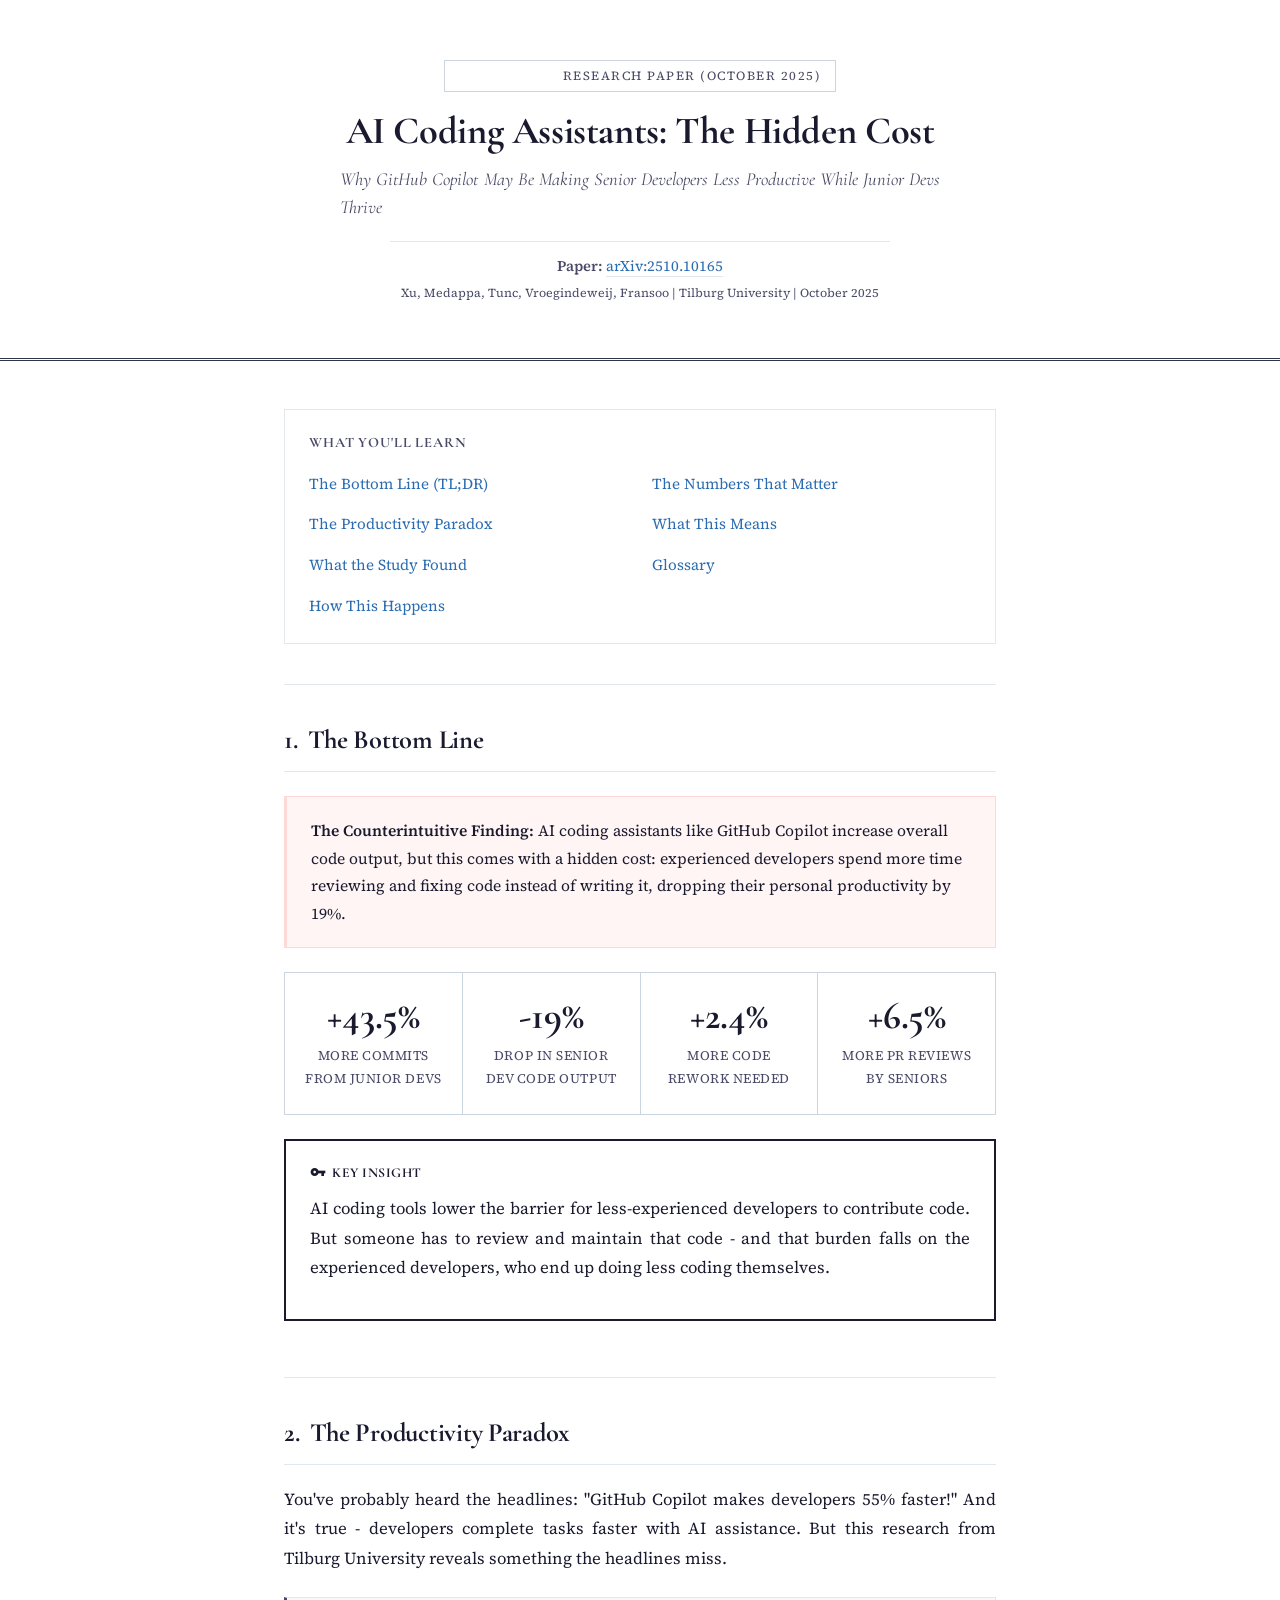
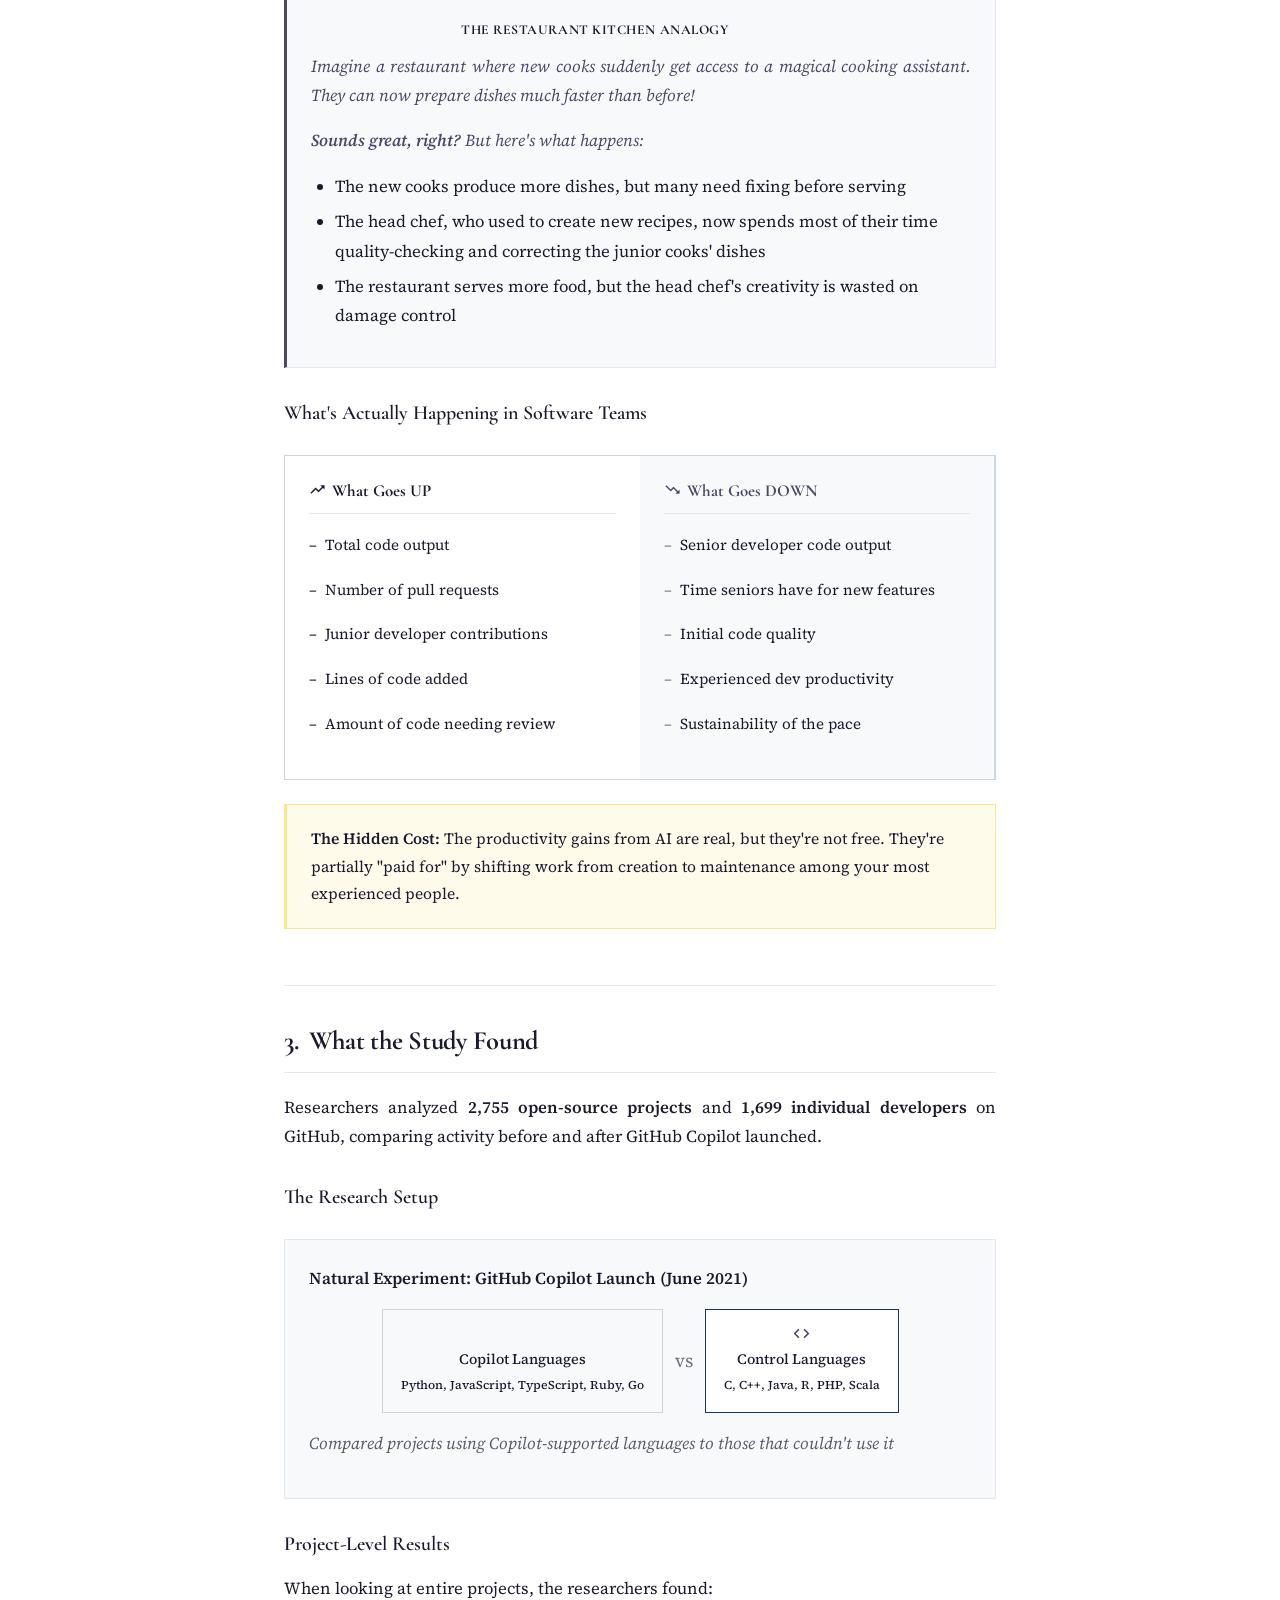
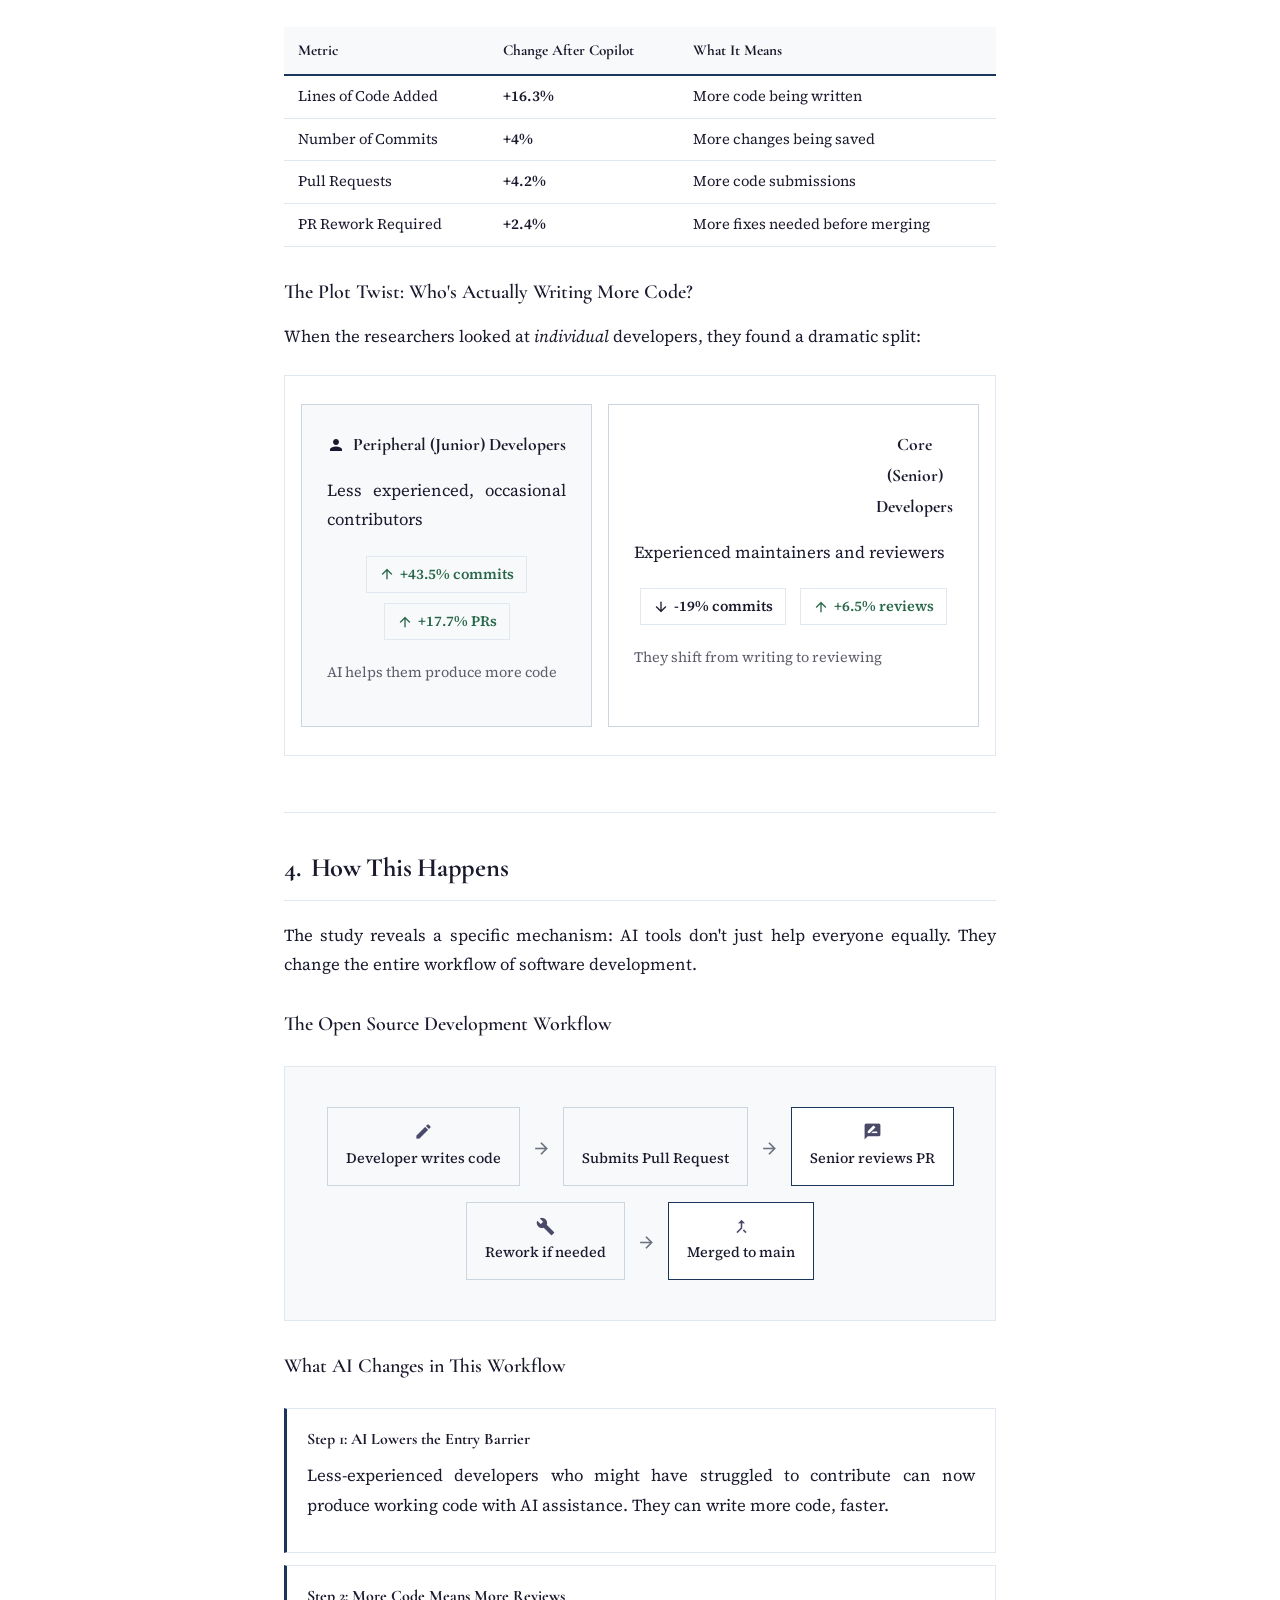
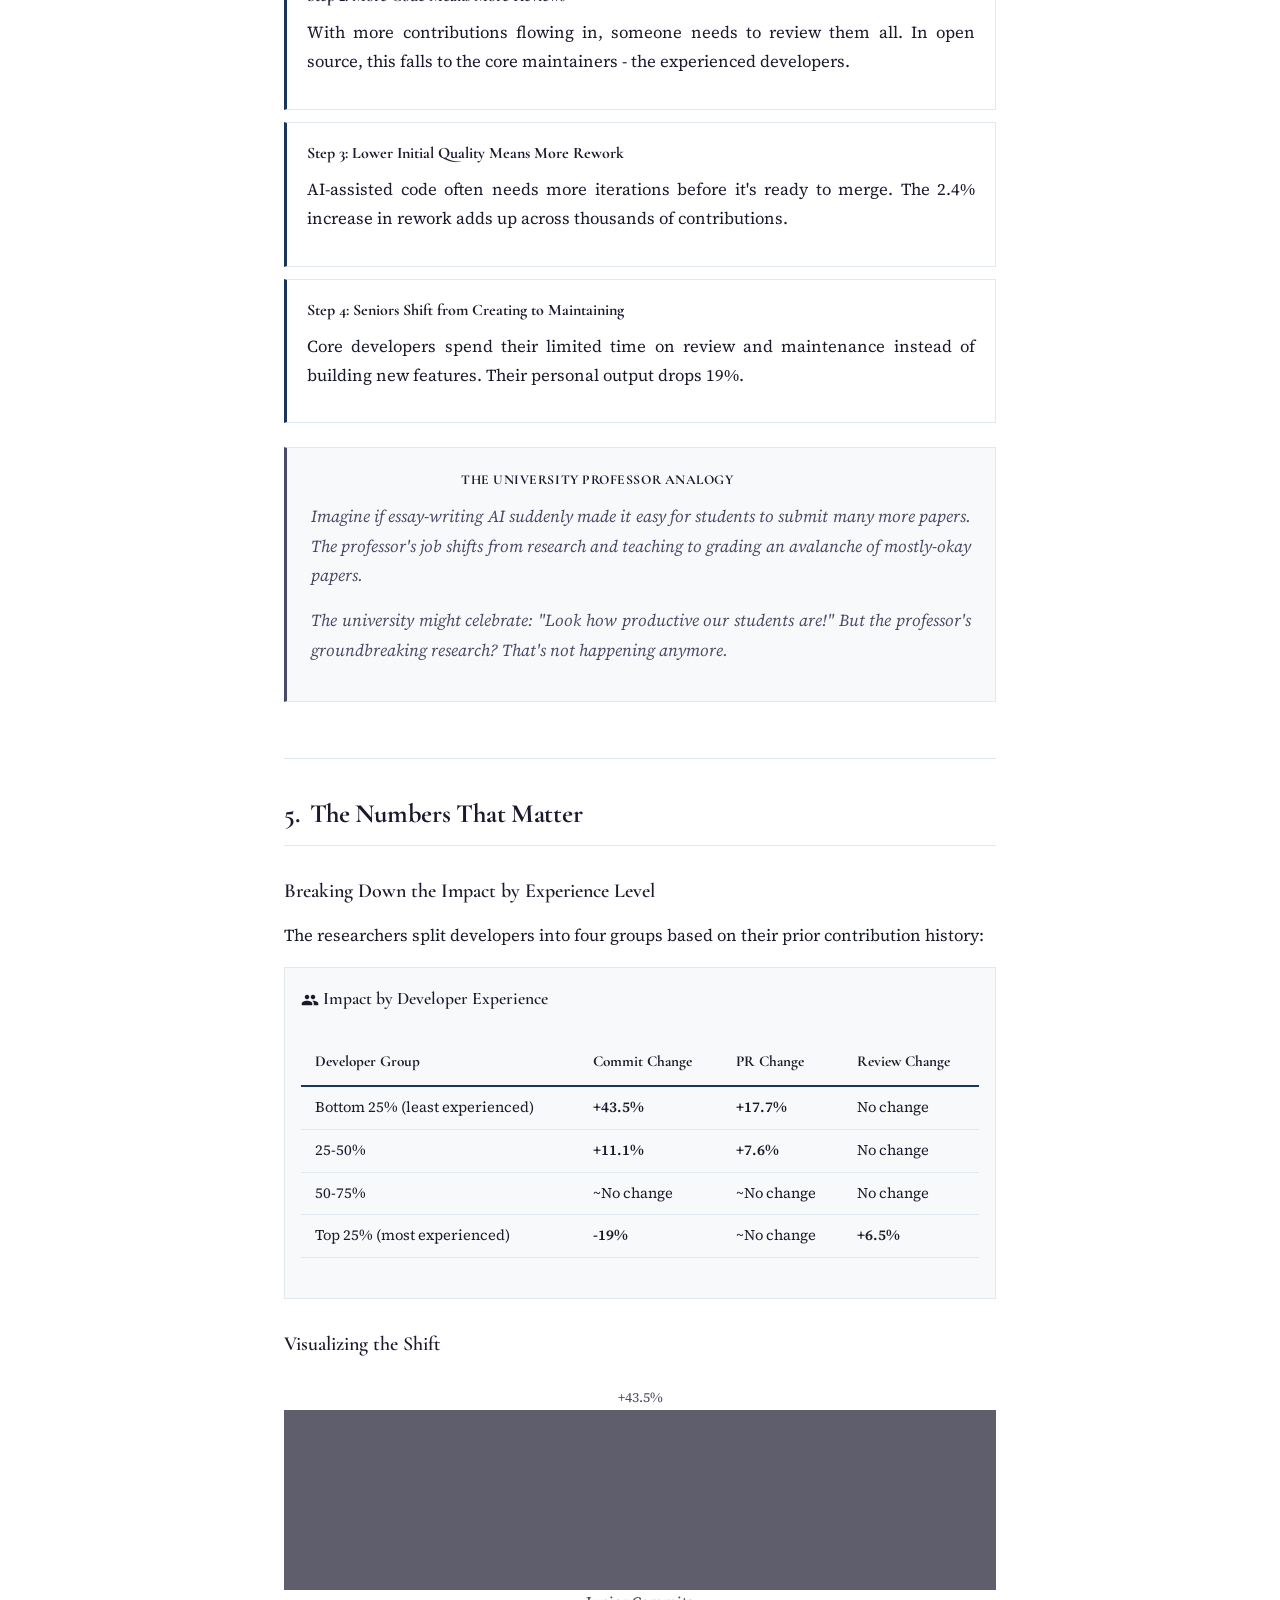
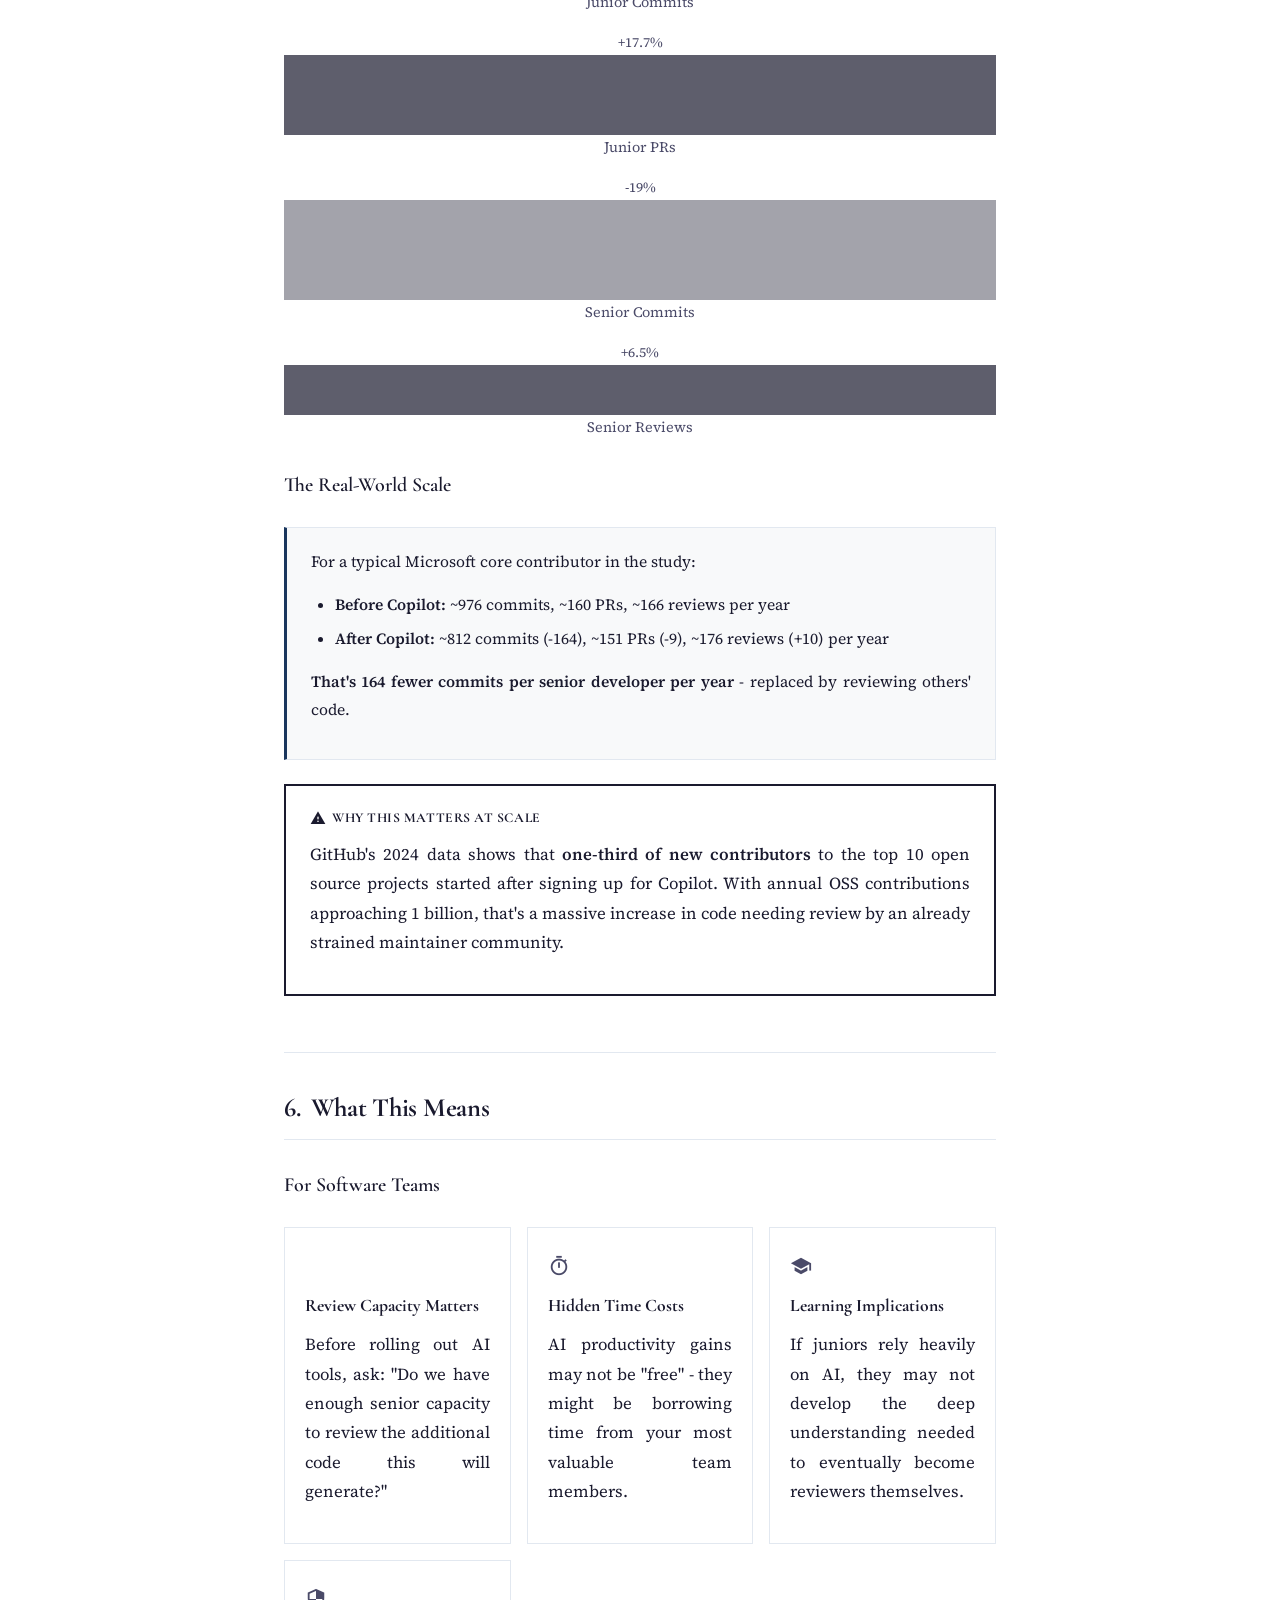
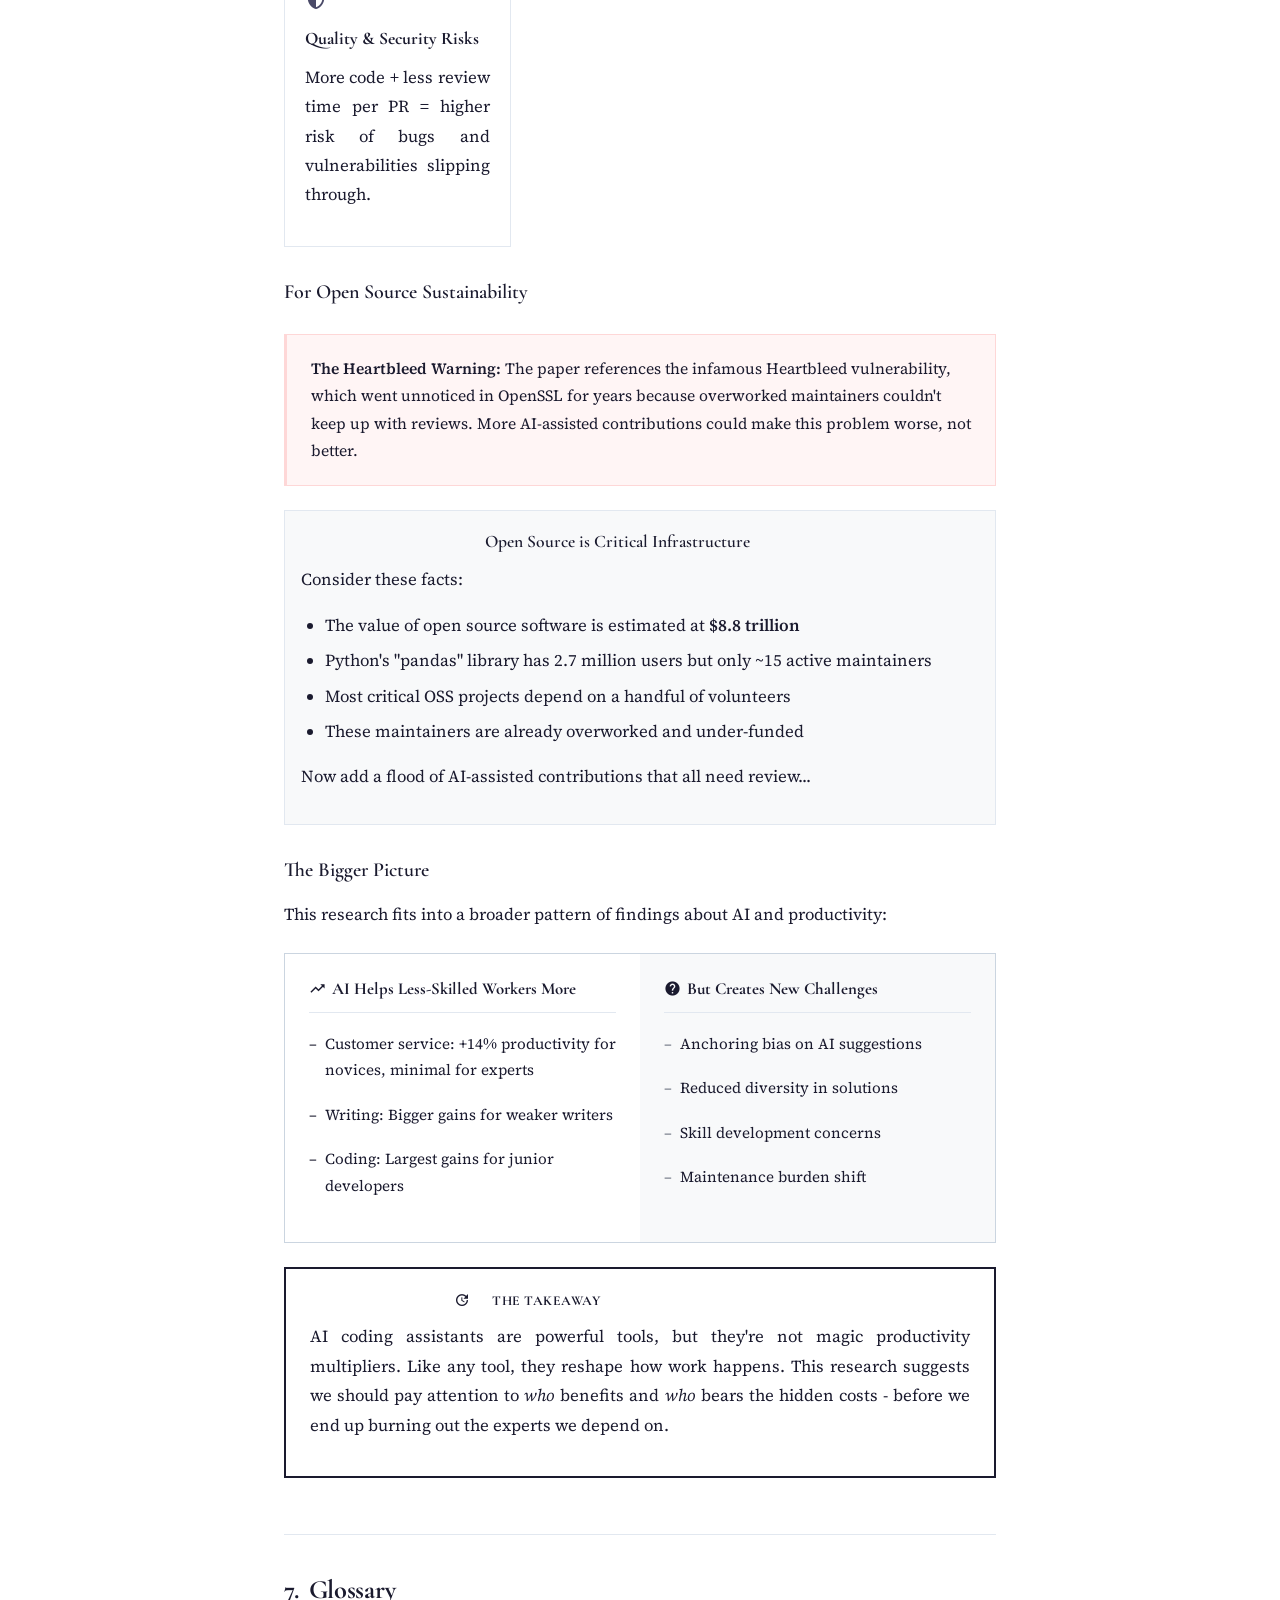
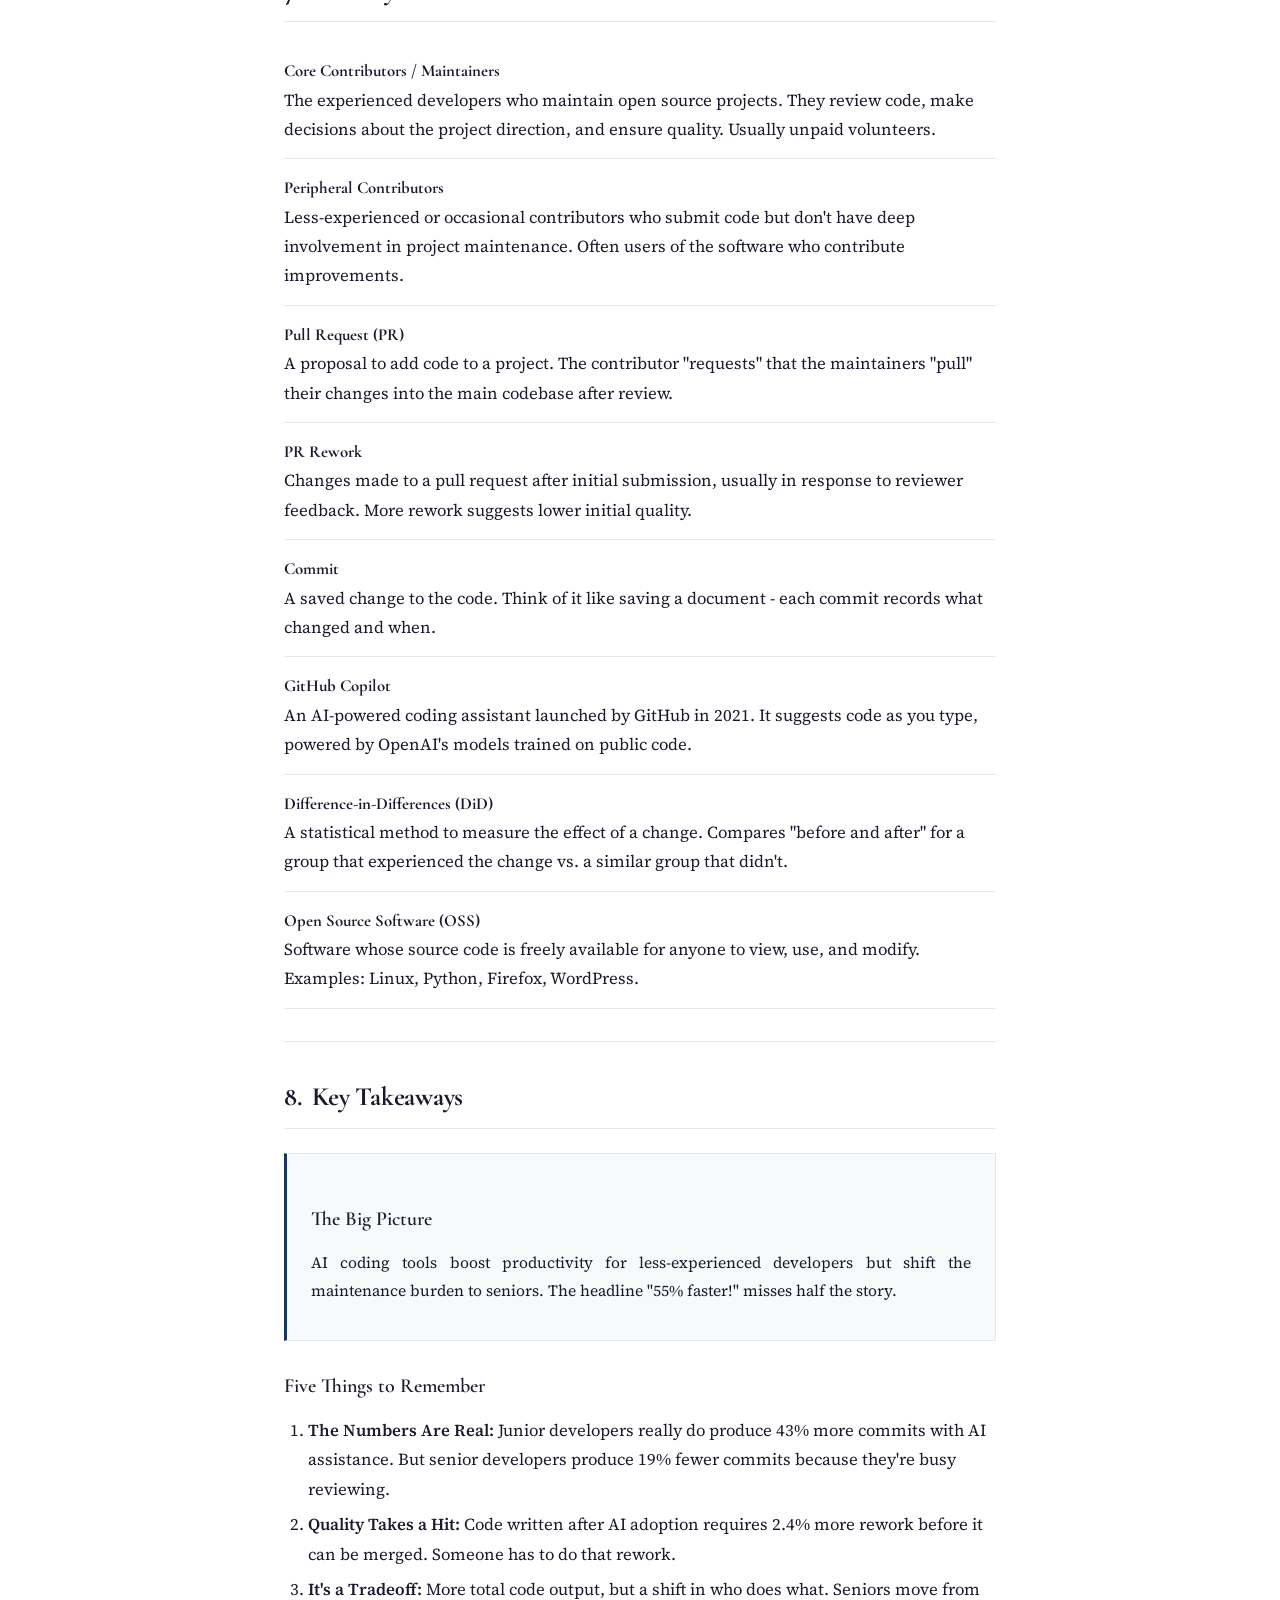
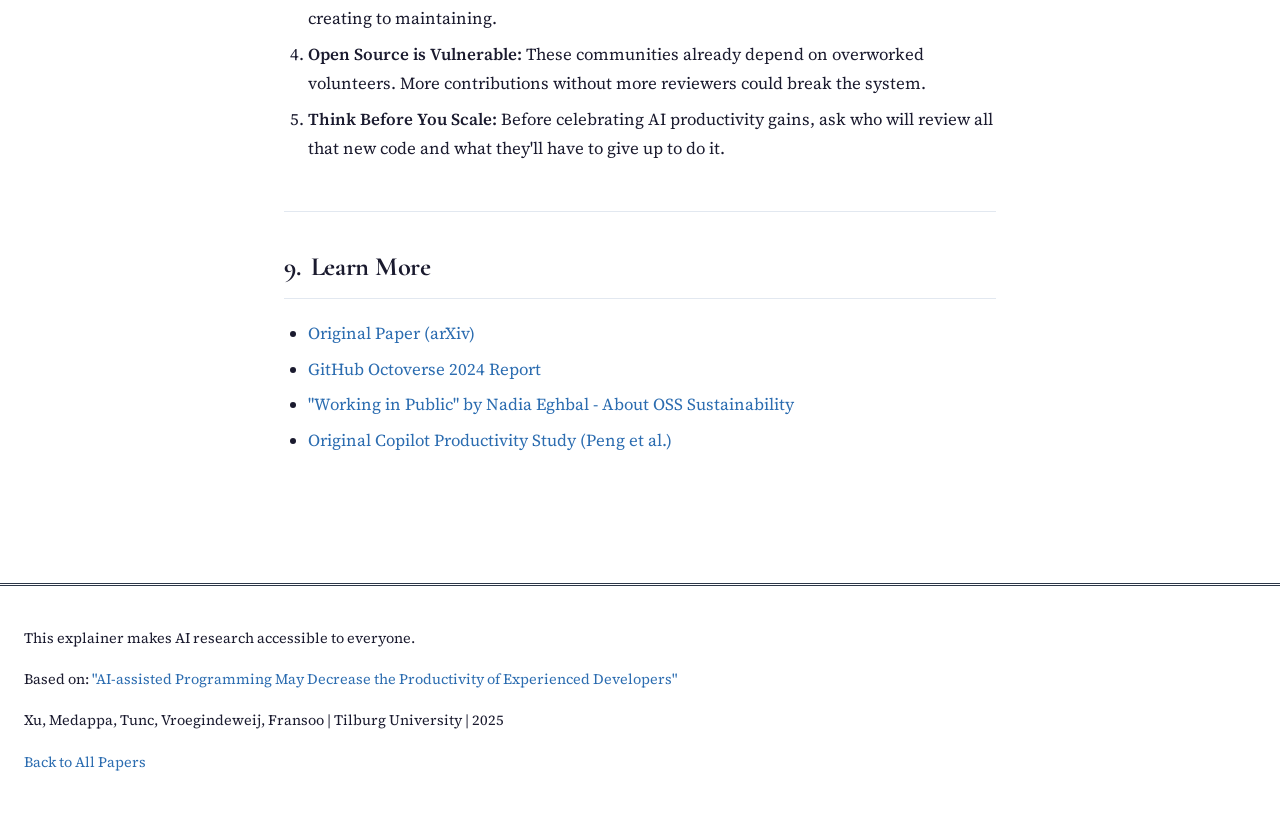
<file: AI-Coding-Productivity-Explained.html>
<!DOCTYPE html>
<html lang="en">
<head>
    <meta charset="UTF-8">
    <meta name="viewport" content="width=device-width, initial-scale=1.0">
    <title>AI Coding Assistants: The Hidden Cost Explained</title>
    <link href="https://fonts.googleapis.com/icon?family=Material+Icons" rel="stylesheet">
    <link rel="stylesheet" href="academic-style.css">
    <style>
        /* File-specific styles for classes not in academic-style.css */
        .flow-box.junior {
            background: var(--bg-aside);
            color: var(--text-primary);
            border: 1px solid var(--border-medium);
        }

        .flow-box.senior {
            background: var(--bg-page);
            color: var(--text-primary);
            border: 1px solid var(--border-dark);
        }

        .flow-box.ai {
            background: var(--bg-aside);
            color: var(--text-primary);
            border: 1px solid var(--border-medium);
        }

        .flow-box.problem {
            background: var(--bg-aside);
            color: var(--text-primary);
            border: 1px solid var(--border-medium);
        }

        .comparison-card.mixed {
            background: var(--bg-aside);
            border-color: var(--border-medium);
        }

        .comparison-card.mixed h4 {
            color: var(--text-primary);
        }

        .contributor-visual {
            display: grid;
            grid-template-columns: 1fr 1fr;
            gap: 16px;
            margin: 24px 0;
        }

        @media (max-width: 600px) {
            .contributor-visual {
                grid-template-columns: 1fr;
            }
        }

        .contributor-box {
            padding: 25px;
            text-align: center;
            border: 1px solid var(--border-medium);
        }

        .contributor-box.peripheral {
            background: var(--bg-aside);
        }

        .contributor-box.core {
            background: var(--bg-page);
        }

        .contributor-box h4 {
            margin-bottom: 15px;
            display: flex;
            align-items: center;
            justify-content: center;
            gap: 8px;
            font-family: var(--font-heading);
            font-weight: 700;
            color: var(--text-primary);
        }

        .change-indicator {
            display: inline-flex;
            align-items: center;
            gap: 5px;
            padding: 5px 12px;
            font-weight: 600;
            font-size: 0.9rem;
            margin: 5px;
            border: 1px solid var(--border-light);
        }

        .change-indicator.up {
            color: var(--color-success);
        }

        .change-indicator.down {
            color: var(--text-primary);
        }

        .stat-card.danger {
            background: var(--bg-page);
        }

        .stat-card.danger .number {
            color: var(--text-primary);
        }

        .stat-card.danger .label {
            color: var(--text-secondary);
        }

        .highlight-box.danger {
            background: #fff5f5;
            border-left-color: var(--color-danger);
            border-color: #fed7d7;
        }
    </style>
</head>
<body>
    <header>
        <div class="research-badge">
            <span class="material-icons">science</span>
            Research Paper (October 2025)
        </div>
        <h1>AI Coding Assistants: The Hidden Cost</h1>
        <p class="subtitle">Why GitHub Copilot May Be Making Senior Developers Less Productive While Junior Devs Thrive</p>
        <div class="paper-info">
            <strong>Paper:</strong> <a href="https://arxiv.org/abs/2510.10165" target="_blank">arXiv:2510.10165</a><br>
            <small>Xu, Medappa, Tunc, Vroegindeweij, Fransoo | Tilburg University | October 2025</small>
        </div>
    </header>

    <div class="container">

        <!-- Table of Contents -->
        <section>
            <div class="toc">
                <h3>What You'll Learn</h3>
                <ul>
                    <li><a href="#tldr"><span class="material-icons">flash_on</span> The Bottom Line (TL;DR)</a></li>
                    <li><a href="#problem"><span class="material-icons">report_problem</span> The Productivity Paradox</a></li>
                    <li><a href="#study"><span class="material-icons">analytics</span> What the Study Found</a></li>
                    <li><a href="#mechanism"><span class="material-icons">settings</span> How This Happens</a></li>
                    <li><a href="#numbers"><span class="material-icons">bar_chart</span> The Numbers That Matter</a></li>
                    <li><a href="#implications"><span class="material-icons">lightbulb</span> What This Means</a></li>
                    <li><a href="#glossary"><span class="material-icons">auto_stories</span> Glossary</a></li>
                </ul>
            </div>
        </section>

        <!-- TL;DR -->
        <section id="tldr">
            <h2><span class="material-icons">flash_on</span> The Bottom Line</h2>

            <div class="highlight-box danger">
                <strong>The Counterintuitive Finding:</strong> AI coding assistants like GitHub Copilot increase overall code output, but this comes with a hidden cost: experienced developers spend more time reviewing and fixing code instead of writing it, dropping their personal productivity by 19%.
            </div>

            <div class="stats-grid">
                <div class="stat-card success">
                    <div class="number">+43.5%</div>
                    <div class="label">More commits from junior devs</div>
                </div>
                <div class="stat-card danger">
                    <div class="number">-19%</div>
                    <div class="label">Drop in senior dev code output</div>
                </div>
                <div class="stat-card warning">
                    <div class="number">+2.4%</div>
                    <div class="label">More code rework needed</div>
                </div>
                <div class="stat-card">
                    <div class="number">+6.5%</div>
                    <div class="label">More PR reviews by seniors</div>
                </div>
            </div>

            <div class="key-insight">
                <div class="key-insight-title"><span class="material-icons">vpn_key</span> Key Insight</div>
                <p>AI coding tools lower the barrier for less-experienced developers to contribute code. But someone has to review and maintain that code - and that burden falls on the experienced developers, who end up doing less coding themselves.</p>
            </div>
        </section>

        <!-- The Problem -->
        <section id="problem">
            <h2><span class="material-icons">report_problem</span> The Productivity Paradox</h2>

            <p>You've probably heard the headlines: "GitHub Copilot makes developers 55% faster!" And it's true - developers complete tasks faster with AI assistance. But this research from Tilburg University reveals something the headlines miss.</p>

            <div class="analogy">
                <div class="analogy-title"><span class="material-icons">lightbulb</span> The Restaurant Kitchen Analogy</div>
                <p>Imagine a restaurant where new cooks suddenly get access to a magical cooking assistant. They can now prepare dishes much faster than before!</p>
                <p><strong>Sounds great, right?</strong> But here's what happens:</p>
                <ul>
                    <li>The new cooks produce more dishes, but many need fixing before serving</li>
                    <li>The head chef, who used to create new recipes, now spends most of their time quality-checking and correcting the junior cooks' dishes</li>
                    <li>The restaurant serves more food, but the head chef's creativity is wasted on damage control</li>
                </ul>
            </div>

            <h3>What's Actually Happening in Software Teams</h3>

            <div class="comparison-grid">
                <div class="comparison-card new">
                    <h4><span class="material-icons">trending_up</span> What Goes UP</h4>
                    <ul>
                        <li>Total code output</li>
                        <li>Number of pull requests</li>
                        <li>Junior developer contributions</li>
                        <li>Lines of code added</li>
                        <li>Amount of code needing review</li>
                    </ul>
                </div>
                <div class="comparison-card old">
                    <h4><span class="material-icons">trending_down</span> What Goes DOWN</h4>
                    <ul>
                        <li>Senior developer code output</li>
                        <li>Time seniors have for new features</li>
                        <li>Initial code quality</li>
                        <li>Experienced dev productivity</li>
                        <li>Sustainability of the pace</li>
                    </ul>
                </div>
            </div>

            <div class="highlight-box warning">
                <strong>The Hidden Cost:</strong> The productivity gains from AI are real, but they're not free. They're partially "paid for" by shifting work from creation to maintenance among your most experienced people.
            </div>
        </section>

        <!-- What the Study Found -->
        <section id="study">
            <h2><span class="material-icons">analytics</span> What the Study Found</h2>

            <p>Researchers analyzed <strong>2,755 open-source projects</strong> and <strong>1,699 individual developers</strong> on GitHub, comparing activity before and after GitHub Copilot launched.</p>

            <h3>The Research Setup</h3>

            <div class="flow-diagram">
                <p><strong>Natural Experiment: GitHub Copilot Launch (June 2021)</strong></p>
                <div class="flow-container">
                    <div class="flow-box ai">
                        <span class="material-icons">smart_toy</span>
                        Copilot Languages<br>
                        <small>Python, JavaScript, TypeScript, Ruby, Go</small>
                    </div>
                    <span class="arrow">vs</span>
                    <div class="flow-box senior">
                        <span class="material-icons">code</span>
                        Control Languages<br>
                        <small>C, C++, Java, R, PHP, Scala</small>
                    </div>
                </div>
                <p style="opacity: 0.7;"><em>Compared projects using Copilot-supported languages to those that couldn't use it</em></p>
            </div>

            <h3>Project-Level Results</h3>

            <p>When looking at entire projects, the researchers found:</p>

            <table class="data-table">
                <thead>
                    <tr>
                        <th>Metric</th>
                        <th>Change After Copilot</th>
                        <th>What It Means</th>
                    </tr>
                </thead>
                <tbody>
                    <tr>
                        <td>Lines of Code Added</td>
                        <td><strong>+16.3%</strong></td>
                        <td>More code being written</td>
                    </tr>
                    <tr>
                        <td>Number of Commits</td>
                        <td><strong>+4%</strong></td>
                        <td>More changes being saved</td>
                    </tr>
                    <tr>
                        <td>Pull Requests</td>
                        <td><strong>+4.2%</strong></td>
                        <td>More code submissions</td>
                    </tr>
                    <tr>
                        <td>PR Rework Required</td>
                        <td><strong>+2.4%</strong></td>
                        <td>More fixes needed before merging</td>
                    </tr>
                </tbody>
            </table>

            <h3>The Plot Twist: Who's Actually Writing More Code?</h3>

            <p>When the researchers looked at <em>individual</em> developers, they found a dramatic split:</p>

            <div class="contributor-visual">
                <div class="contributor-box peripheral">
                    <h4><span class="material-icons">person</span> Peripheral (Junior) Developers</h4>
                    <p>Less experienced, occasional contributors</p>
                    <div style="margin-top: 15px;">
                        <span class="change-indicator up"><span class="material-icons" style="font-size: 1rem;">arrow_upward</span> +43.5% commits</span>
                        <span class="change-indicator up"><span class="material-icons" style="font-size: 1rem;">arrow_upward</span> +17.7% PRs</span>
                    </div>
                    <p style="margin-top: 15px; font-size: 0.9rem; opacity: 0.7;">AI helps them produce more code</p>
                </div>
                <div class="contributor-box core">
                    <h4><span class="material-icons">military_tech</span> Core (Senior) Developers</h4>
                    <p>Experienced maintainers and reviewers</p>
                    <div style="margin-top: 15px;">
                        <span class="change-indicator down"><span class="material-icons" style="font-size: 1rem;">arrow_downward</span> -19% commits</span>
                        <span class="change-indicator up"><span class="material-icons" style="font-size: 1rem;">arrow_upward</span> +6.5% reviews</span>
                    </div>
                    <p style="margin-top: 15px; font-size: 0.9rem; opacity: 0.7;">They shift from writing to reviewing</p>
                </div>
            </div>
        </section>

        <!-- How This Happens -->
        <section id="mechanism">
            <h2><span class="material-icons">settings</span> How This Happens</h2>

            <p>The study reveals a specific mechanism: AI tools don't just help everyone equally. They change the entire workflow of software development.</p>

            <h3>The Open Source Development Workflow</h3>

            <div class="flow-diagram">
                <div class="flow-container">
                    <div class="flow-box junior">
                        <span class="material-icons">edit</span>
                        Developer writes code
                    </div>
                    <span class="arrow"><span class="material-icons">arrow_forward</span></span>
                    <div class="flow-box ai">
                        <span class="material-icons">upload</span>
                        Submits Pull Request
                    </div>
                    <span class="arrow"><span class="material-icons">arrow_forward</span></span>
                    <div class="flow-box senior">
                        <span class="material-icons">rate_review</span>
                        Senior reviews PR
                    </div>
                </div>
                <div class="flow-container">
                    <div class="flow-box problem">
                        <span class="material-icons">build</span>
                        Rework if needed
                    </div>
                    <span class="arrow"><span class="material-icons">arrow_forward</span></span>
                    <div class="flow-box senior">
                        <span class="material-icons">merge_type</span>
                        Merged to main
                    </div>
                </div>
            </div>

            <h3>What AI Changes in This Workflow</h3>

            <div class="timeline">
                <div class="timeline-item">
                    <h4>Step 1: AI Lowers the Entry Barrier</h4>
                    <p>Less-experienced developers who might have struggled to contribute can now produce working code with AI assistance. They can write more code, faster.</p>
                </div>
                <div class="timeline-item">
                    <h4>Step 2: More Code Means More Reviews</h4>
                    <p>With more contributions flowing in, someone needs to review them all. In open source, this falls to the core maintainers - the experienced developers.</p>
                </div>
                <div class="timeline-item">
                    <h4>Step 3: Lower Initial Quality Means More Rework</h4>
                    <p>AI-assisted code often needs more iterations before it's ready to merge. The 2.4% increase in rework adds up across thousands of contributions.</p>
                </div>
                <div class="timeline-item">
                    <h4>Step 4: Seniors Shift from Creating to Maintaining</h4>
                    <p>Core developers spend their limited time on review and maintenance instead of building new features. Their personal output drops 19%.</p>
                </div>
            </div>

            <div class="analogy">
                <div class="analogy-title"><span class="material-icons">lightbulb</span> The University Professor Analogy</div>
                <p>Imagine if essay-writing AI suddenly made it easy for students to submit many more papers. The professor's job shifts from research and teaching to grading an avalanche of mostly-okay papers.</p>
                <p>The university might celebrate: "Look how productive our students are!" But the professor's groundbreaking research? That's not happening anymore.</p>
            </div>
        </section>

        <!-- The Numbers That Matter -->
        <section id="numbers">
            <h2><span class="material-icons">bar_chart</span> The Numbers That Matter</h2>

            <h3>Breaking Down the Impact by Experience Level</h3>

            <p>The researchers split developers into four groups based on their prior contribution history:</p>

            <div class="scenario-box">
                <h4><span class="material-icons">group</span> Impact by Developer Experience</h4>
                <table class="data-table">
                    <thead>
                        <tr>
                            <th>Developer Group</th>
                            <th>Commit Change</th>
                            <th>PR Change</th>
                            <th>Review Change</th>
                        </tr>
                    </thead>
                    <tbody>
                        <tr>
                            <td>Bottom 25% (least experienced)</td>
                            <td><strong>+43.5%</strong></td>
                            <td><strong>+17.7%</strong></td>
                            <td>No change</td>
                        </tr>
                        <tr>
                            <td>25-50%</td>
                            <td><strong>+11.1%</strong></td>
                            <td><strong>+7.6%</strong></td>
                            <td>No change</td>
                        </tr>
                        <tr>
                            <td>50-75%</td>
                            <td>~No change</td>
                            <td>~No change</td>
                            <td>No change</td>
                        </tr>
                        <tr>
                            <td>Top 25% (most experienced)</td>
                            <td><strong>-19%</strong></td>
                            <td>~No change</td>
                            <td><strong>+6.5%</strong></td>
                        </tr>
                    </tbody>
                </table>
            </div>

            <h3>Visualizing the Shift</h3>

            <div class="balance-visual">
                <div class="bar-container">
                    <div class="bar-value">+43.5%</div>
                    <div class="bar" style="height: 180px;"></div>
                    <div class="bar-label">Junior Commits</div>
                </div>
                <div class="bar-container">
                    <div class="bar-value">+17.7%</div>
                    <div class="bar" style="height: 80px;"></div>
                    <div class="bar-label">Junior PRs</div>
                </div>
                <div class="bar-container">
                    <div class="bar-value">-19%</div>
                    <div class="bar" style="height: 100px; opacity: 0.4;"></div>
                    <div class="bar-label">Senior Commits</div>
                </div>
                <div class="bar-container">
                    <div class="bar-value">+6.5%</div>
                    <div class="bar" style="height: 50px;"></div>
                    <div class="bar-label">Senior Reviews</div>
                </div>
            </div>

            <h3>The Real-World Scale</h3>

            <div class="highlight-box">
                <p>For a typical Microsoft core contributor in the study:</p>
                <ul>
                    <li><strong>Before Copilot:</strong> ~976 commits, ~160 PRs, ~166 reviews per year</li>
                    <li><strong>After Copilot:</strong> ~812 commits (-164), ~151 PRs (-9), ~176 reviews (+10) per year</li>
                </ul>
                <p><strong>That's 164 fewer commits per senior developer per year</strong> - replaced by reviewing others' code.</p>
            </div>

            <div class="key-insight">
                <div class="key-insight-title"><span class="material-icons">warning</span> Why This Matters at Scale</div>
                <p>GitHub's 2024 data shows that <strong>one-third of new contributors</strong> to the top 10 open source projects started after signing up for Copilot. With annual OSS contributions approaching 1 billion, that's a massive increase in code needing review by an already strained maintainer community.</p>
            </div>
        </section>

        <!-- What This Means -->
        <section id="implications">
            <h2><span class="material-icons">lightbulb</span> What This Means</h2>

            <h3>For Software Teams</h3>

            <div class="concept-grid">
                <div class="concept-card">
                    <div class="concept-icon"><span class="material-icons">balance</span></div>
                    <h4>Review Capacity Matters</h4>
                    <p>Before rolling out AI tools, ask: "Do we have enough senior capacity to review the additional code this will generate?"</p>
                </div>
                <div class="concept-card">
                    <div class="concept-icon"><span class="material-icons">timer</span></div>
                    <h4>Hidden Time Costs</h4>
                    <p>AI productivity gains may not be "free" - they might be borrowing time from your most valuable team members.</p>
                </div>
                <div class="concept-card">
                    <div class="concept-icon"><span class="material-icons">school</span></div>
                    <h4>Learning Implications</h4>
                    <p>If juniors rely heavily on AI, they may not develop the deep understanding needed to eventually become reviewers themselves.</p>
                </div>
                <div class="concept-card">
                    <div class="concept-icon"><span class="material-icons">security</span></div>
                    <h4>Quality & Security Risks</h4>
                    <p>More code + less review time per PR = higher risk of bugs and vulnerabilities slipping through.</p>
                </div>
            </div>

            <h3>For Open Source Sustainability</h3>

            <div class="highlight-box danger">
                <strong>The Heartbleed Warning:</strong> The paper references the infamous Heartbleed vulnerability, which went unnoticed in OpenSSL for years because overworked maintainers couldn't keep up with reviews. More AI-assisted contributions could make this problem worse, not better.
            </div>

            <div class="scenario-box">
                <h4><span class="material-icons">foundation</span> Open Source is Critical Infrastructure</h4>
                <p>Consider these facts:</p>
                <ul>
                    <li>The value of open source software is estimated at <strong>$8.8 trillion</strong></li>
                    <li>Python's "pandas" library has 2.7 million users but only ~15 active maintainers</li>
                    <li>Most critical OSS projects depend on a handful of volunteers</li>
                    <li>These maintainers are already overworked and under-funded</li>
                </ul>
                <p>Now add a flood of AI-assisted contributions that all need review...</p>
            </div>

            <h3>The Bigger Picture</h3>

            <p>This research fits into a broader pattern of findings about AI and productivity:</p>

            <div class="comparison-grid">
                <div class="comparison-card new">
                    <h4><span class="material-icons">trending_up</span> AI Helps Less-Skilled Workers More</h4>
                    <ul>
                        <li>Customer service: +14% productivity for novices, minimal for experts</li>
                        <li>Writing: Bigger gains for weaker writers</li>
                        <li>Coding: Largest gains for junior developers</li>
                    </ul>
                </div>
                <div class="comparison-card mixed">
                    <h4><span class="material-icons">help</span> But Creates New Challenges</h4>
                    <ul>
                        <li>Anchoring bias on AI suggestions</li>
                        <li>Reduced diversity in solutions</li>
                        <li>Skill development concerns</li>
                        <li>Maintenance burden shift</li>
                    </ul>
                </div>
            </div>

            <div class="key-insight">
                <div class="key-insight-title"><span class="material-icons">tips_and_updates</span> The Takeaway</div>
                <p>AI coding assistants are powerful tools, but they're not magic productivity multipliers. Like any tool, they reshape how work happens. This research suggests we should pay attention to <em>who</em> benefits and <em>who</em> bears the hidden costs - before we end up burning out the experts we depend on.</p>
            </div>
        </section>

        <!-- Glossary -->
        <section id="glossary">
            <h2><span class="material-icons">auto_stories</span> Glossary</h2>

            <div class="glossary-term">
                <strong>Core Contributors / Maintainers</strong><br>
                The experienced developers who maintain open source projects. They review code, make decisions about the project direction, and ensure quality. Usually unpaid volunteers.
            </div>

            <div class="glossary-term">
                <strong>Peripheral Contributors</strong><br>
                Less-experienced or occasional contributors who submit code but don't have deep involvement in project maintenance. Often users of the software who contribute improvements.
            </div>

            <div class="glossary-term">
                <strong>Pull Request (PR)</strong><br>
                A proposal to add code to a project. The contributor "requests" that the maintainers "pull" their changes into the main codebase after review.
            </div>

            <div class="glossary-term">
                <strong>PR Rework</strong><br>
                Changes made to a pull request after initial submission, usually in response to reviewer feedback. More rework suggests lower initial quality.
            </div>

            <div class="glossary-term">
                <strong>Commit</strong><br>
                A saved change to the code. Think of it like saving a document - each commit records what changed and when.
            </div>

            <div class="glossary-term">
                <strong>GitHub Copilot</strong><br>
                An AI-powered coding assistant launched by GitHub in 2021. It suggests code as you type, powered by OpenAI's models trained on public code.
            </div>

            <div class="glossary-term">
                <strong>Difference-in-Differences (DiD)</strong><br>
                A statistical method to measure the effect of a change. Compares "before and after" for a group that experienced the change vs. a similar group that didn't.
            </div>

            <div class="glossary-term">
                <strong>Open Source Software (OSS)</strong><br>
                Software whose source code is freely available for anyone to view, use, and modify. Examples: Linux, Python, Firefox, WordPress.
            </div>
        </section>

        <!-- Key Takeaways -->
        <section>
            <h2><span class="material-icons">flag</span> Key Takeaways</h2>

            <div class="highlight-box">
                <h3>The Big Picture</h3>
                <p>AI coding tools boost productivity for less-experienced developers but shift the maintenance burden to seniors. The headline "55% faster!" misses half the story.</p>
            </div>

            <h3>Five Things to Remember</h3>

            <ol>
                <li><strong>The Numbers Are Real:</strong> Junior developers really do produce 43% more commits with AI assistance. But senior developers produce 19% fewer commits because they're busy reviewing.</li>

                <li><strong>Quality Takes a Hit:</strong> Code written after AI adoption requires 2.4% more rework before it can be merged. Someone has to do that rework.</li>

                <li><strong>It's a Tradeoff:</strong> More total code output, but a shift in who does what. Seniors move from creating to maintaining.</li>

                <li><strong>Open Source is Vulnerable:</strong> These communities already depend on overworked volunteers. More contributions without more reviewers could break the system.</li>

                <li><strong>Think Before You Scale:</strong> Before celebrating AI productivity gains, ask who will review all that new code and what they'll have to give up to do it.</li>
            </ol>
        </section>

        <!-- Further Reading -->
        <section>
            <h2><span class="material-icons">link</span> Learn More</h2>

            <ul>
                <li><a href="https://arxiv.org/abs/2510.10165" target="_blank">Original Paper (arXiv)</a></li>
                <li><a href="https://github.blog/news-insights/octoverse/octoverse-2024/" target="_blank">GitHub Octoverse 2024 Report</a></li>
                <li><a href="https://www.nadia.xyz/oss/" target="_blank">"Working in Public" by Nadia Eghbal - About OSS Sustainability</a></li>
                <li><a href="https://arxiv.org/abs/2302.06590" target="_blank">Original Copilot Productivity Study (Peng et al.)</a></li>
            </ul>
        </section>

    </div>

    <footer>
        <p>This explainer makes AI research accessible to everyone.</p>
        <p>Based on: <a href="https://arxiv.org/abs/2510.10165" target="_blank">"AI-assisted Programming May Decrease the Productivity of Experienced Developers"</a></p>
        <p>Xu, Medappa, Tunc, Vroegindeweij, Fransoo | Tilburg University | 2025</p>
        <p><a href="index.html">Back to All Papers</a></p>
    </footer>

</body>
</html>
</file>
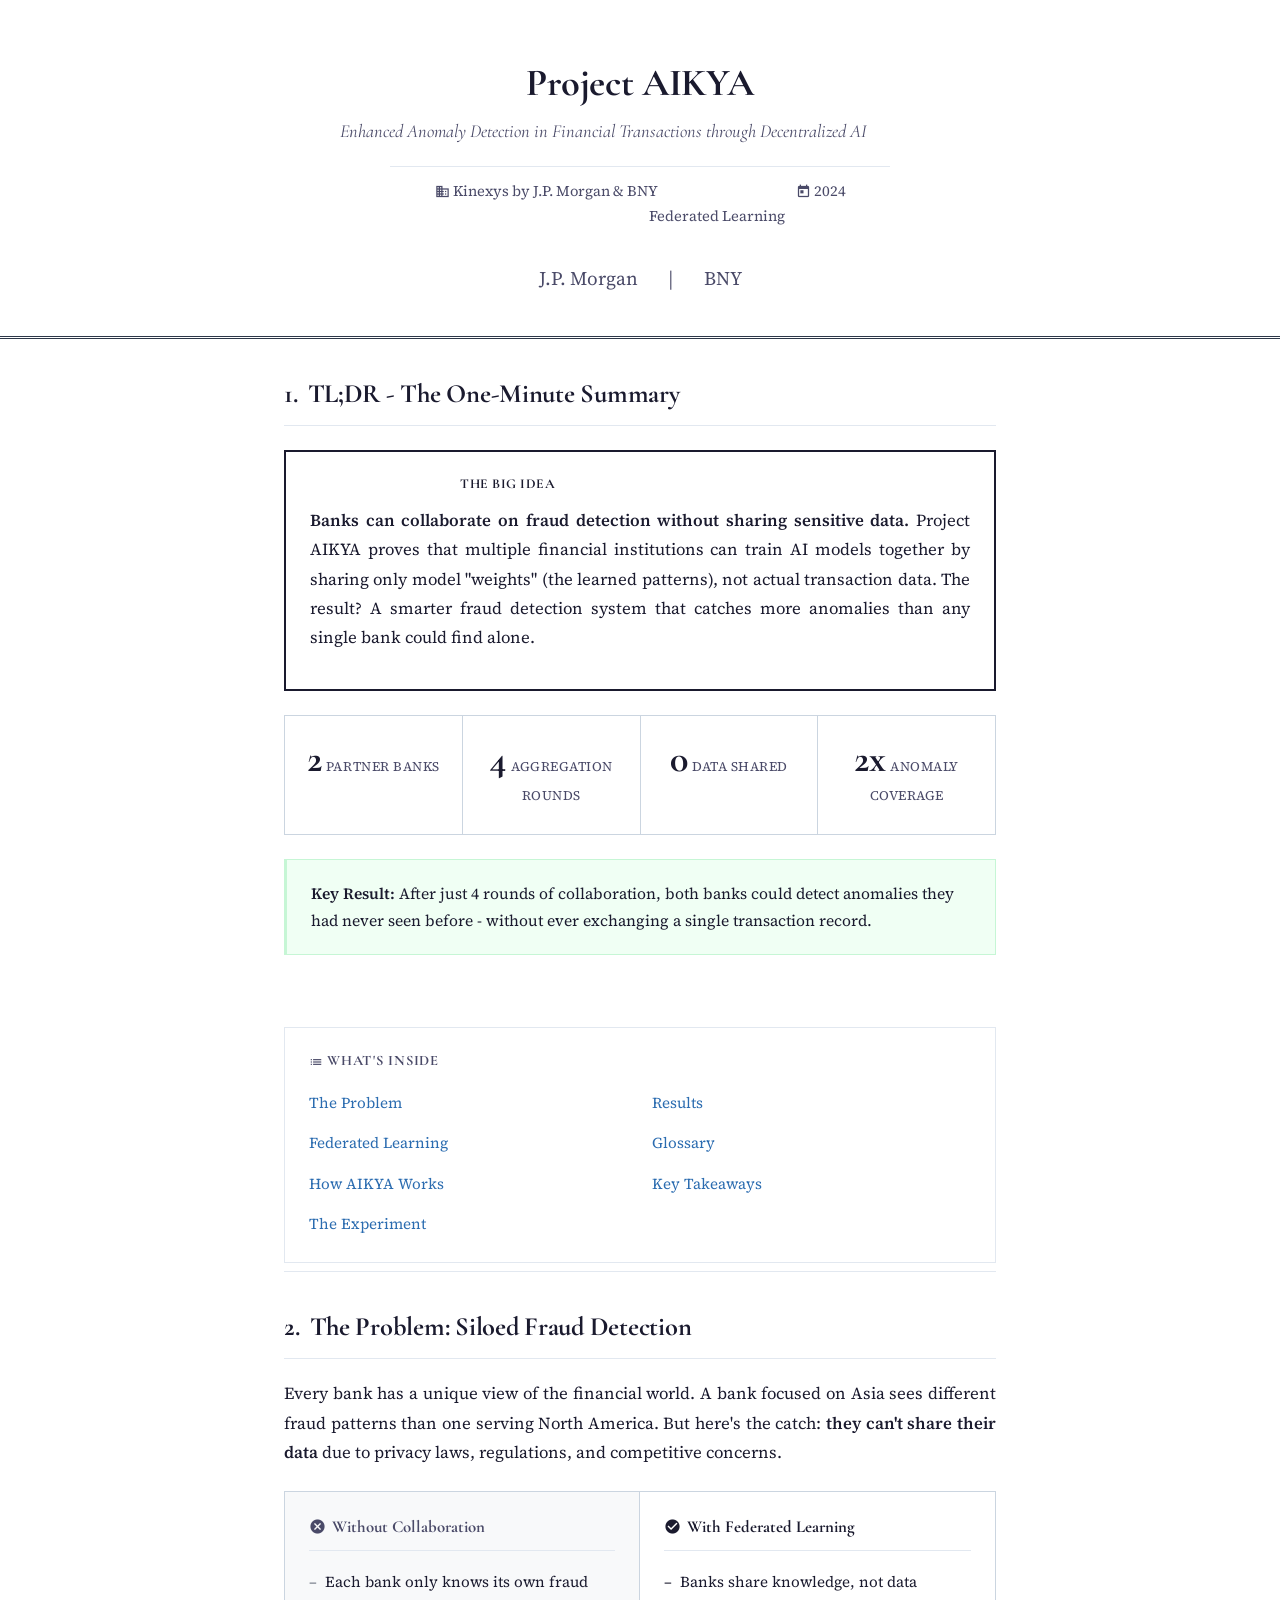
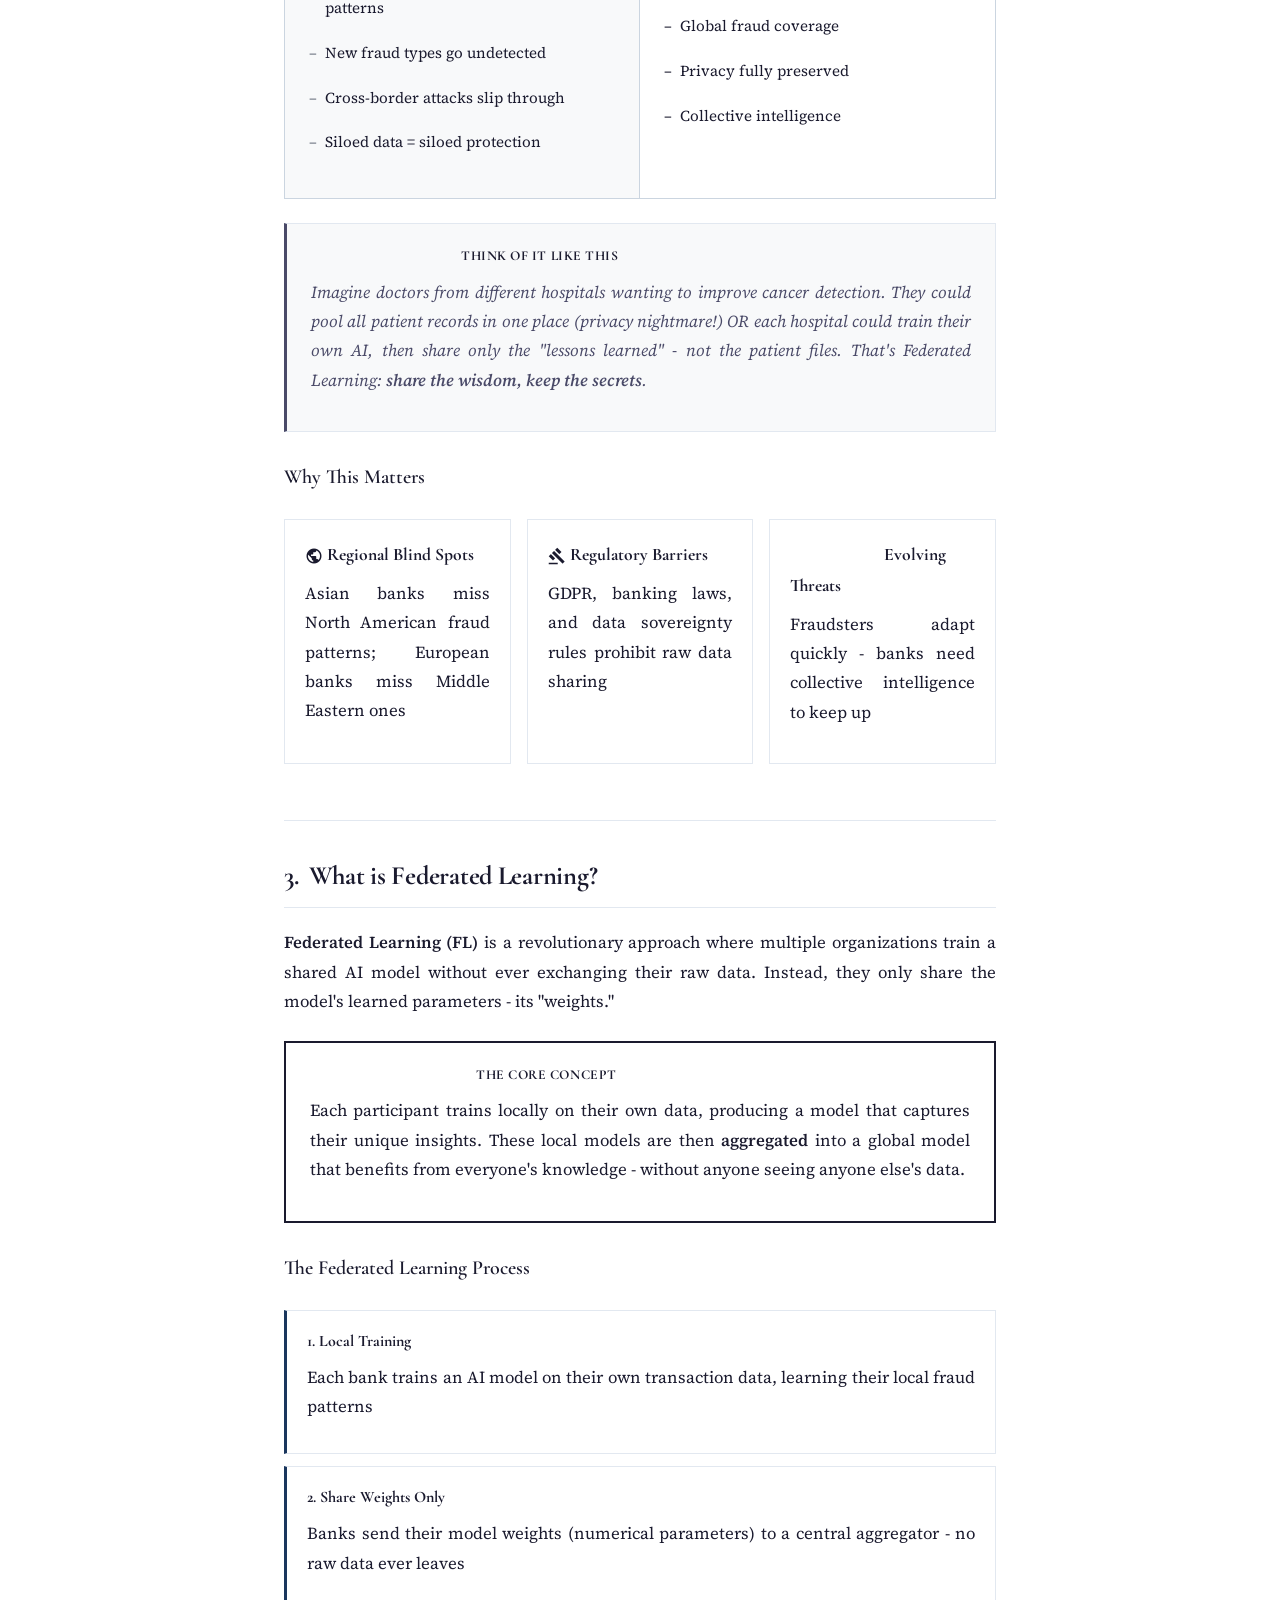
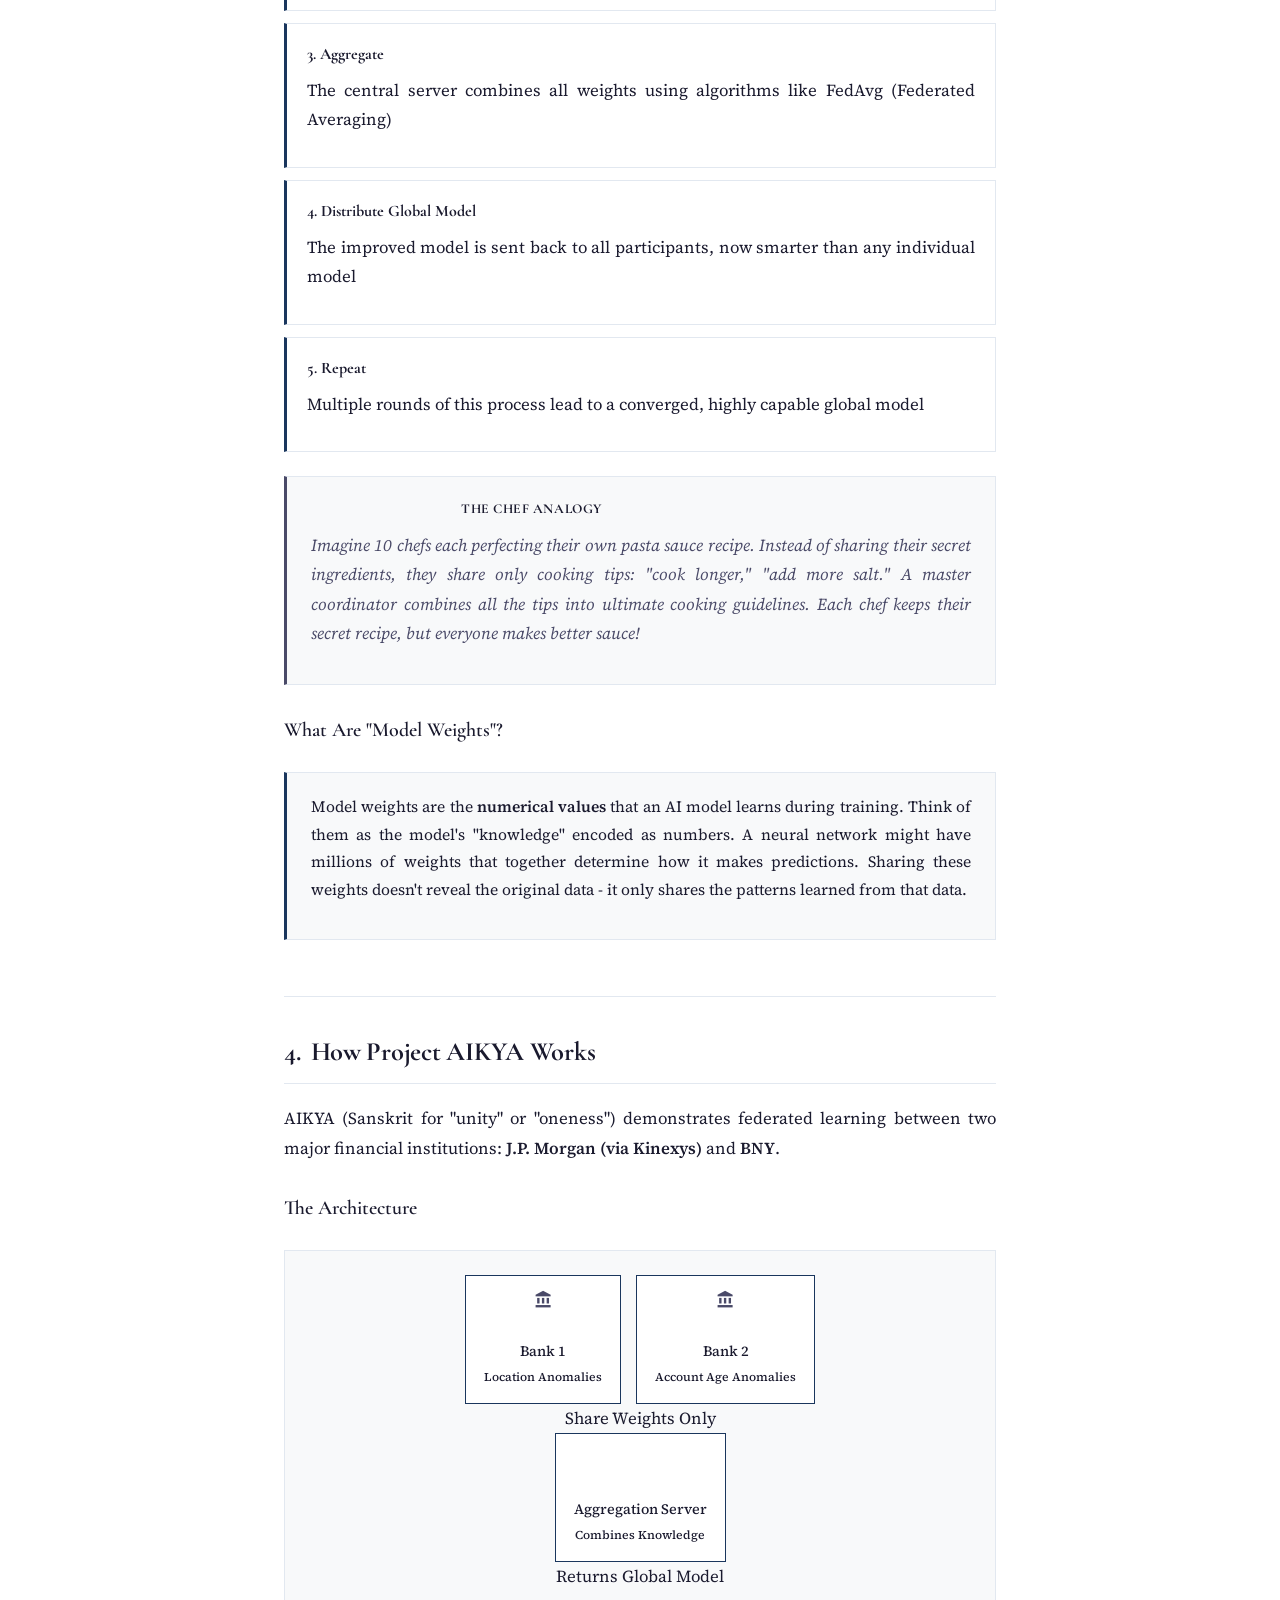
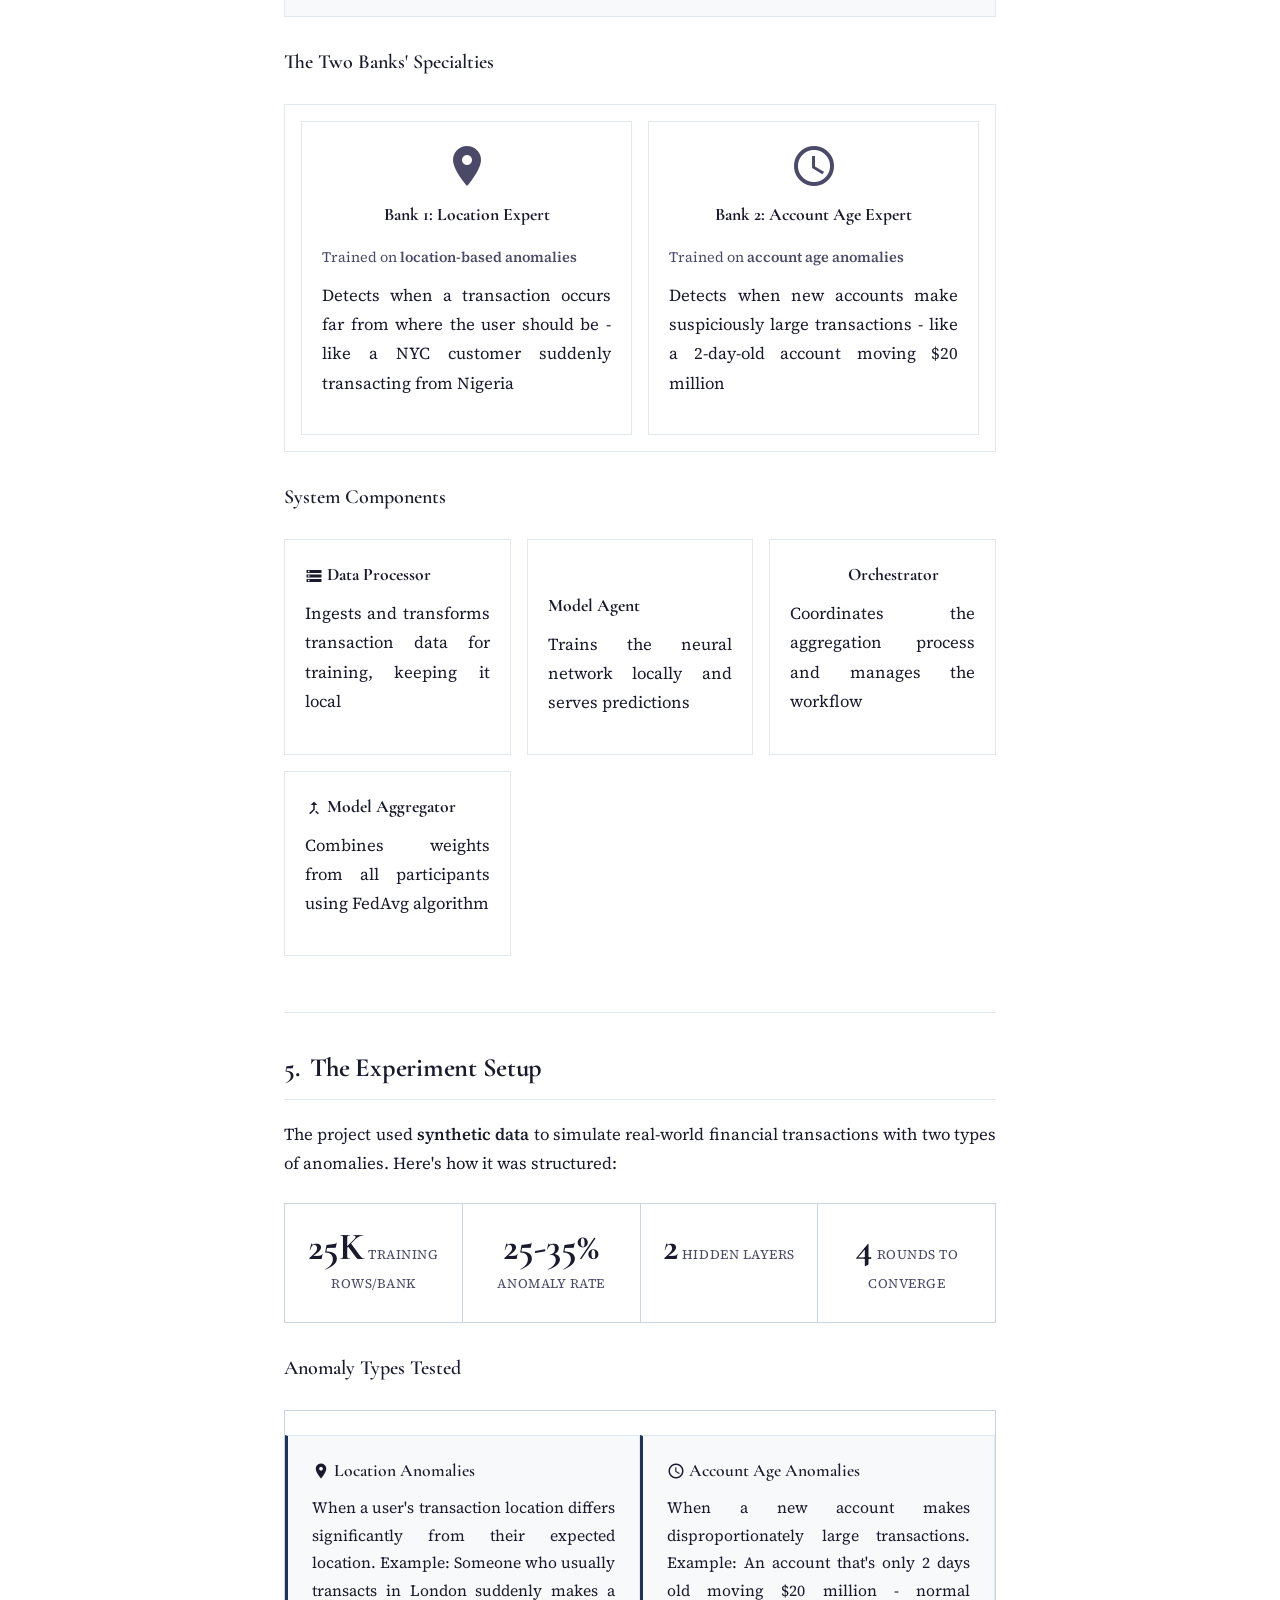
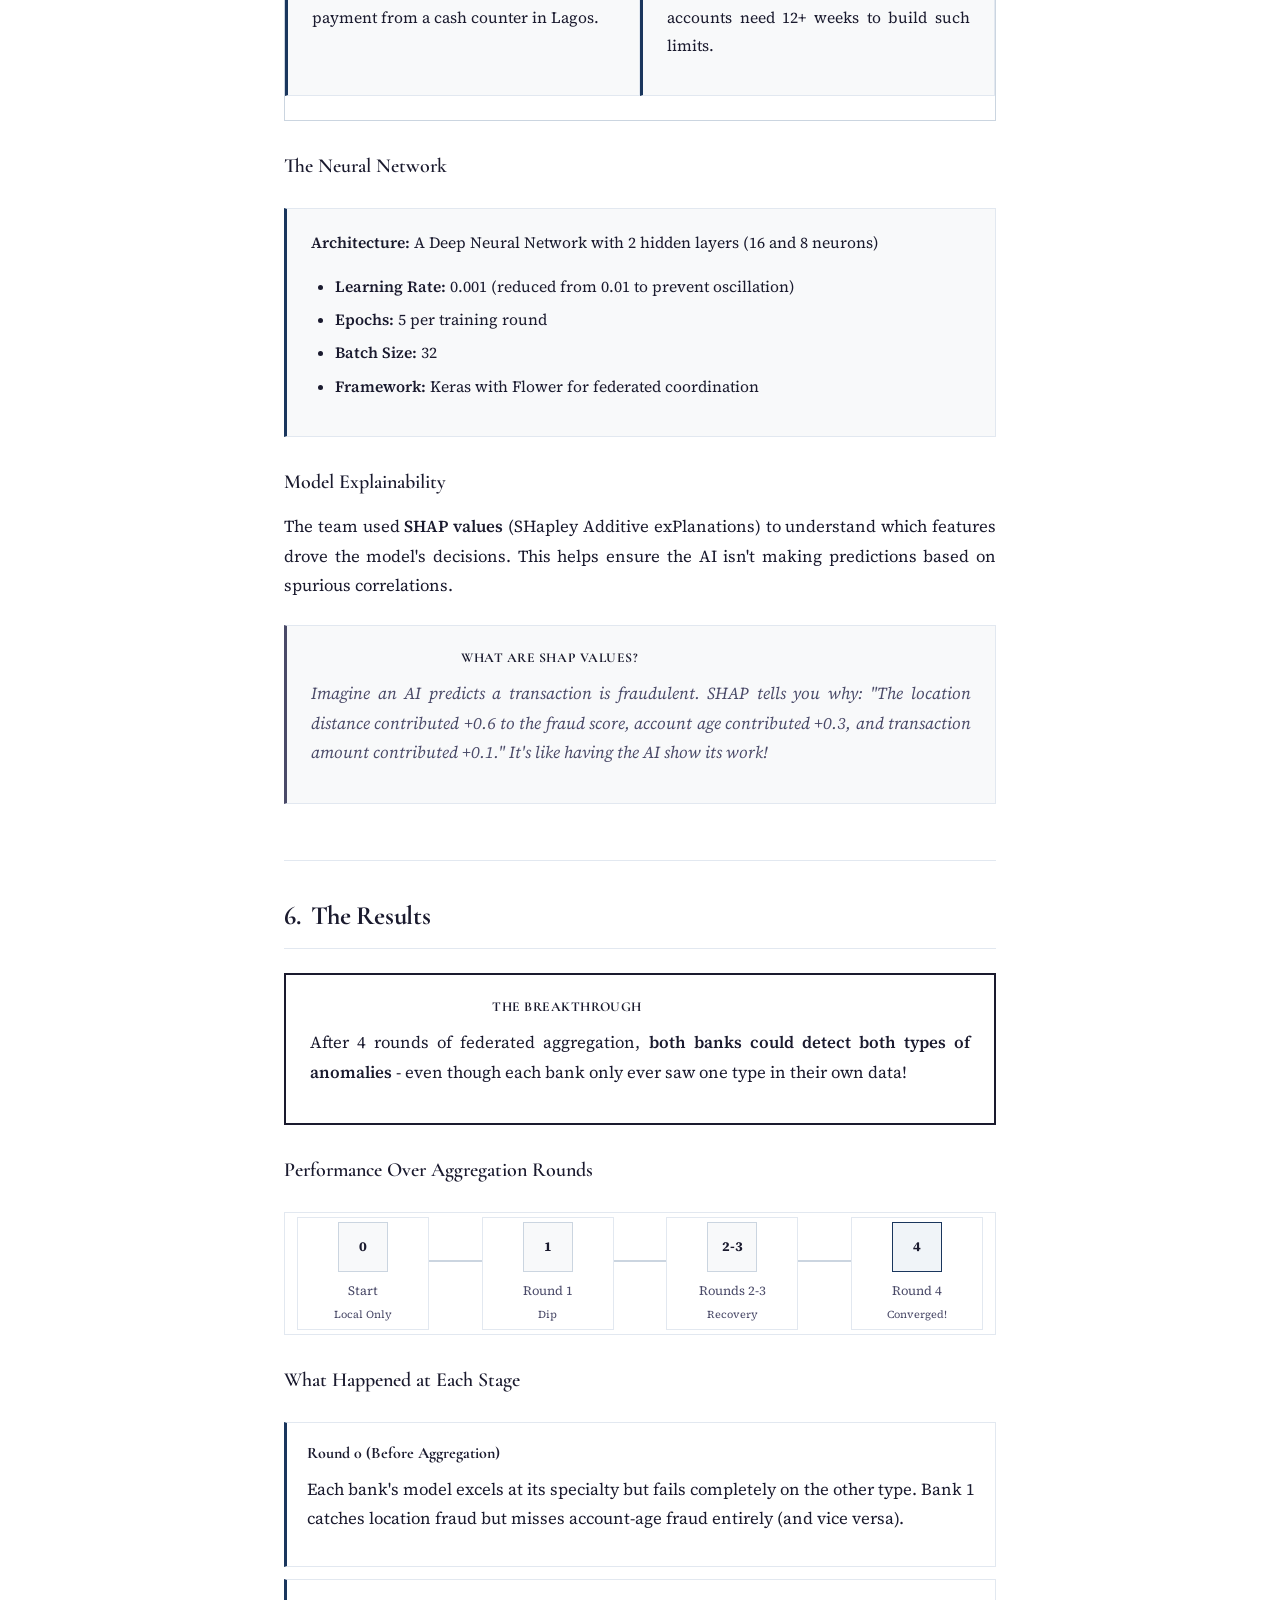
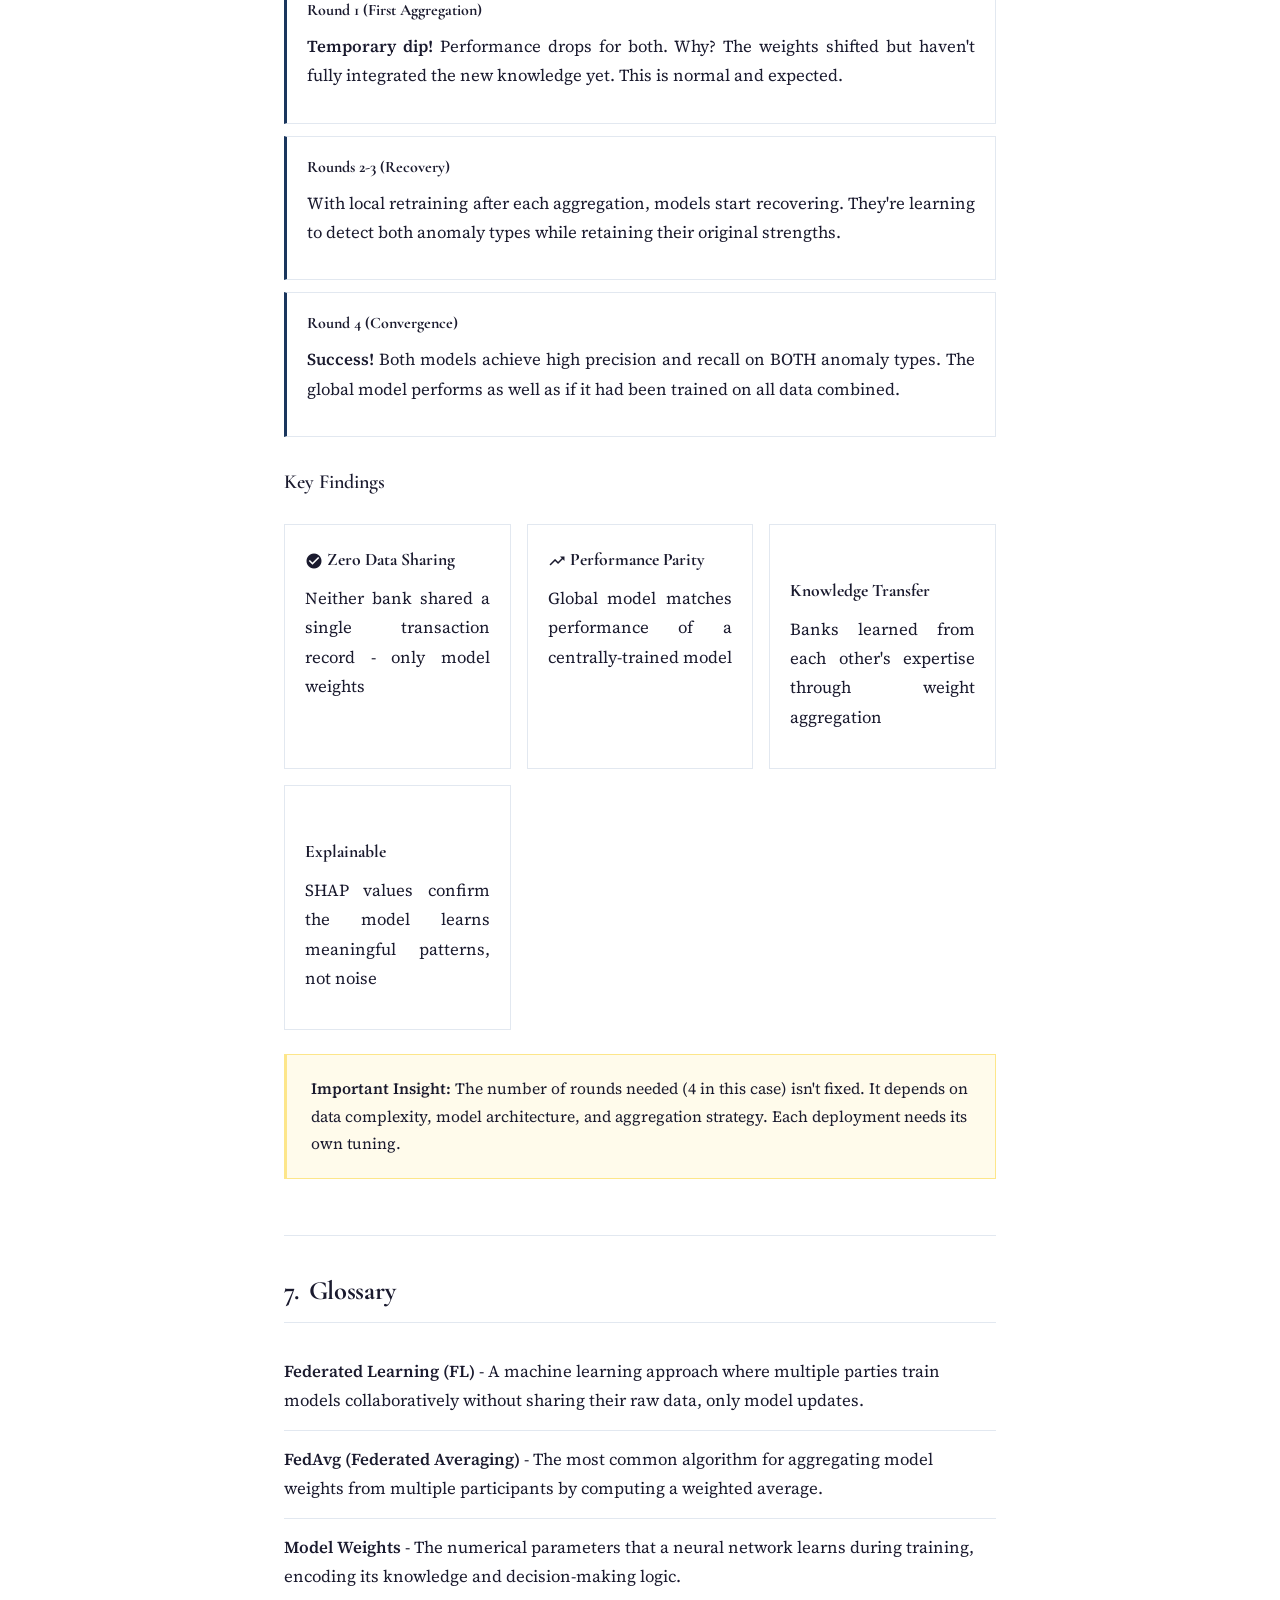
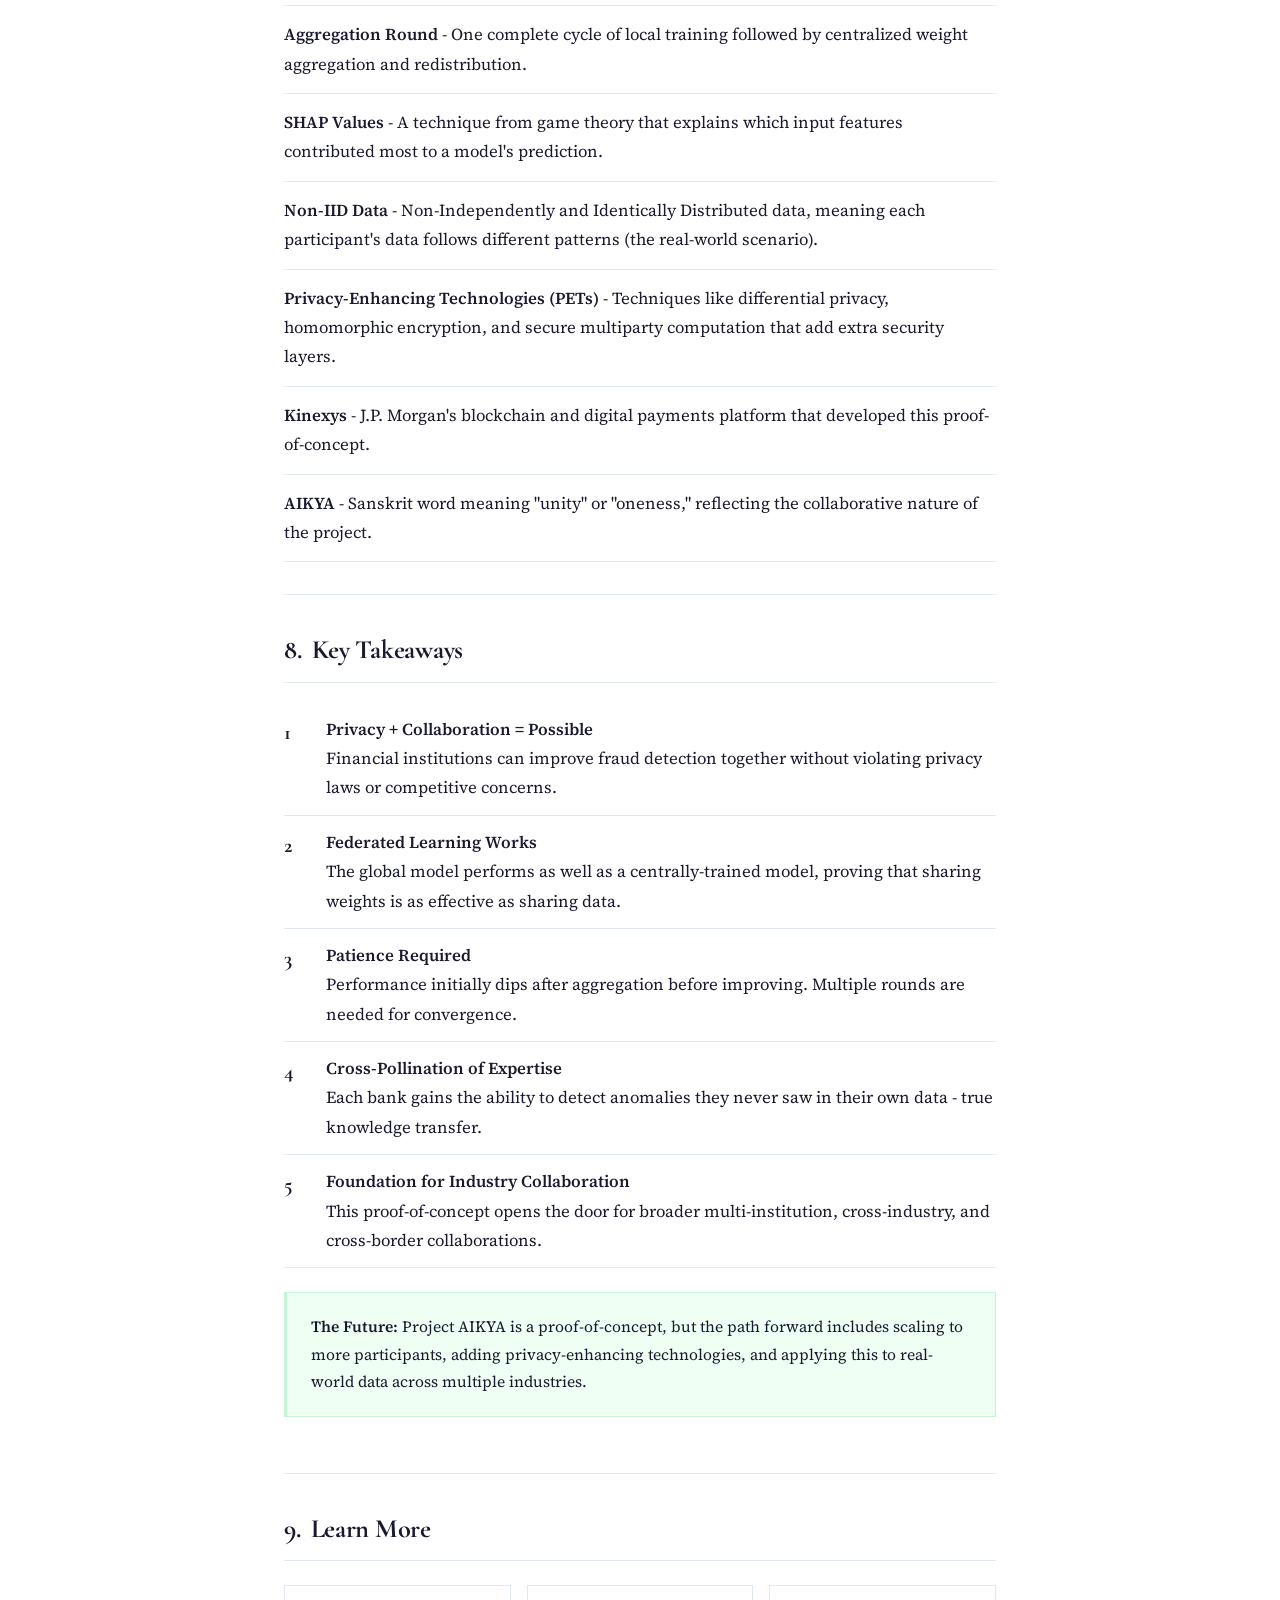
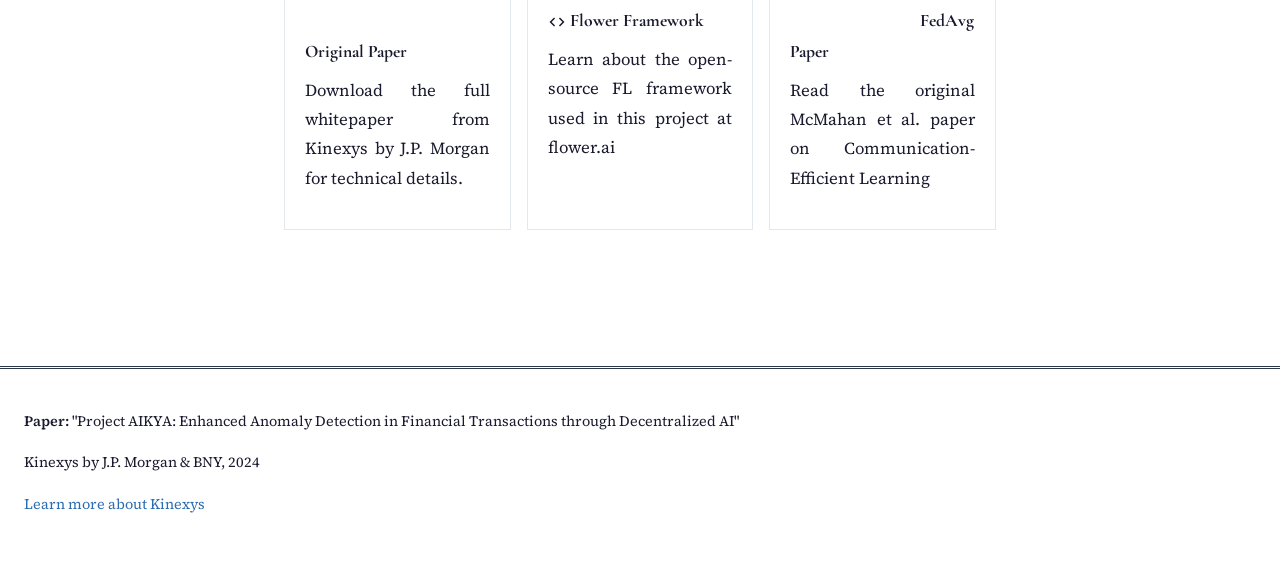
<file: AIKYA-Explained.html>
<!DOCTYPE html>
<html lang="en">
<head>
    <meta charset="UTF-8">
    <meta name="viewport" content="width=device-width, initial-scale=1.0">
    <title>Project AIKYA - Federated Learning Explained</title>
    <link href="https://fonts.googleapis.com/icon?family=Material+Icons" rel="stylesheet">
    <link rel="stylesheet" href="academic-style.css">
    <style>
        /* File-specific styles not covered by academic-style.css */
        .bank-demo {
            display: grid;
            grid-template-columns: 1fr 1fr;
            gap: 16px;
            margin: 24px 0;
        }

        @media (max-width: 600px) {
            .bank-demo {
                grid-template-columns: 1fr;
            }
        }

        .bank-card {
            padding: 20px;
            text-align: center;
            border: 1px solid var(--border-light);
        }

        .bank-card h4 {
            margin-bottom: 15px;
            font-family: var(--font-heading);
            font-weight: 700;
            color: var(--text-primary);
        }

        .bank-card .specialty {
            font-size: 0.9rem;
            color: var(--text-secondary);
            margin-bottom: 10px;
        }

        .bank-card .icon-large {
            font-size: 3rem;
            margin-bottom: 10px;
            color: var(--text-secondary);
        }

        .flow-row {
            display: flex;
            align-items: center;
            justify-content: center;
            gap: 15px;
            flex-wrap: wrap;
        }

        .round-indicator {
            display: flex;
            justify-content: space-between;
            align-items: center;
            margin-bottom: 20px;
        }

        .round-step {
            display: flex;
            flex-direction: column;
            align-items: center;
            flex: 1;
        }

        .round-circle {
            width: 50px;
            height: 50px;
            display: flex;
            align-items: center;
            justify-content: center;
            font-weight: 700;
            margin-bottom: 8px;
            border: 1px solid var(--border-medium);
        }

        .round-circle.initial {
            background: var(--bg-aside);
        }

        .round-circle.progress {
            background: var(--bg-aside);
        }

        .round-circle.success {
            background: var(--bg-highlight);
            border-color: var(--border-dark);
        }

        .round-label {
            font-size: 0.8rem;
            color: var(--text-secondary);
            text-align: center;
        }

        .round-connector {
            flex: 0.5;
            height: 2px;
            background: var(--border-medium);
            margin-bottom: 25px;
        }

        .partner-logos {
            display: flex;
            justify-content: center;
            gap: 30px;
            margin-top: 20px;
            font-size: 1.2rem;
            color: var(--text-secondary);
        }
    </style>
</head>
<body>
    <header>
        <h1>Project AIKYA</h1>
        <p class="subtitle">Enhanced Anomaly Detection in Financial Transactions through Decentralized AI</p>
        <div class="paper-info">
            <span><span class="material-icons">business</span> Kinexys by J.P. Morgan & BNY</span>
            <span><span class="material-icons">calendar_today</span> 2024</span>
            <span><span class="material-icons">psychology</span> Federated Learning</span>
        </div>
        <div class="partner-logos">
            <span>J.P. Morgan</span>
            <span>|</span>
            <span>BNY</span>
        </div>
    </header>

    <div class="container">
        <!-- TL;DR Section -->
        <section>
            <h2 class="section-title">
                <span class="material-icons">bolt</span>
                TL;DR - The One-Minute Summary
            </h2>

            <div class="key-insight">
                <div class="key-insight-title">
                    <span class="material-icons">lightbulb</span>
                    The Big Idea
                </div>
                <p><strong>Banks can collaborate on fraud detection without sharing sensitive data.</strong> Project AIKYA proves that multiple financial institutions can train AI models together by sharing only model "weights" (the learned patterns), not actual transaction data. The result? A smarter fraud detection system that catches more anomalies than any single bank could find alone.</p>
            </div>

            <div class="stats-grid">
                <div class="stat-card">
                    <span class="number">2</span>
                    <span class="label">Partner Banks</span>
                </div>
                <div class="stat-card">
                    <span class="number">4</span>
                    <span class="label">Aggregation Rounds</span>
                </div>
                <div class="stat-card accent">
                    <span class="number">0</span>
                    <span class="label">Data Shared</span>
                </div>
                <div class="stat-card accent">
                    <span class="number">2x</span>
                    <span class="label">Anomaly Coverage</span>
                </div>
            </div>

            <div class="highlight-box success">
                <strong>Key Result:</strong> After just 4 rounds of collaboration, both banks could detect anomalies they had never seen before - without ever exchanging a single transaction record.
            </div>
        </section>

        <!-- Table of Contents -->
        <nav class="toc">
            <h3><span class="material-icons">list</span> What's Inside</h3>
            <ul>
                <li><a href="#problem"><span class="material-icons">error_outline</span> The Problem</a></li>
                <li><a href="#federated-learning"><span class="material-icons">share</span> Federated Learning</a></li>
                <li><a href="#how-it-works"><span class="material-icons">settings</span> How AIKYA Works</a></li>
                <li><a href="#experiment"><span class="material-icons">science</span> The Experiment</a></li>
                <li><a href="#results"><span class="material-icons">trending_up</span> Results</a></li>
                <li><a href="#glossary"><span class="material-icons">menu_book</span> Glossary</a></li>
                <li><a href="#takeaways"><span class="material-icons">lightbulb</span> Key Takeaways</a></li>
            </ul>
        </nav>

        <!-- The Problem -->
        <section id="problem">
            <h2 class="section-title">
                <span class="material-icons">error_outline</span>
                The Problem: Siloed Fraud Detection
            </h2>

            <p>Every bank has a unique view of the financial world. A bank focused on Asia sees different fraud patterns than one serving North America. But here's the catch: <strong>they can't share their data</strong> due to privacy laws, regulations, and competitive concerns.</p>

            <div class="comparison-grid">
                <div class="comparison-card old">
                    <h4><span class="material-icons">cancel</span> Without Collaboration</h4>
                    <ul>
                        <li>Each bank only knows its own fraud patterns</li>
                        <li>New fraud types go undetected</li>
                        <li>Cross-border attacks slip through</li>
                        <li>Siloed data = siloed protection</li>
                    </ul>
                </div>
                <div class="comparison-card new">
                    <h4><span class="material-icons">check_circle</span> With Federated Learning</h4>
                    <ul>
                        <li>Banks share knowledge, not data</li>
                        <li>Global fraud coverage</li>
                        <li>Privacy fully preserved</li>
                        <li>Collective intelligence</li>
                    </ul>
                </div>
            </div>

            <div class="analogy">
                <div class="analogy-title">
                    <span class="material-icons">lightbulb</span>
                    Think of it Like This
                </div>
                <p>Imagine doctors from different hospitals wanting to improve cancer detection. They could pool all patient records in one place (privacy nightmare!) OR each hospital could train their own AI, then share only the "lessons learned" - not the patient files. That's Federated Learning: <strong>share the wisdom, keep the secrets</strong>.</p>
            </div>

            <h3>Why This Matters</h3>
            <div class="concept-cards">
                <div class="concept-card">
                    <h4><span class="material-icons">public</span> Regional Blind Spots</h4>
                    <p>Asian banks miss North American fraud patterns; European banks miss Middle Eastern ones</p>
                </div>
                <div class="concept-card">
                    <h4><span class="material-icons">gavel</span> Regulatory Barriers</h4>
                    <p>GDPR, banking laws, and data sovereignty rules prohibit raw data sharing</p>
                </div>
                <div class="concept-card">
                    <h4><span class="material-icons">speed</span> Evolving Threats</h4>
                    <p>Fraudsters adapt quickly - banks need collective intelligence to keep up</p>
                </div>
            </div>
        </section>

        <!-- What is Federated Learning -->
        <section id="federated-learning">
            <h2 class="section-title">
                <span class="material-icons">share</span>
                What is Federated Learning?
            </h2>

            <p><strong>Federated Learning (FL)</strong> is a revolutionary approach where multiple organizations train a shared AI model without ever exchanging their raw data. Instead, they only share the model's learned parameters - its "weights."</p>

            <div class="key-insight">
                <div class="key-insight-title">
                    <span class="material-icons">psychology</span>
                    The Core Concept
                </div>
                <p>Each participant trains locally on their own data, producing a model that captures their unique insights. These local models are then <strong>aggregated</strong> into a global model that benefits from everyone's knowledge - without anyone seeing anyone else's data.</p>
            </div>

            <h3>The Federated Learning Process</h3>
            <div class="timeline">
                <div class="timeline-item">
                    <h4>1. Local Training</h4>
                    <p>Each bank trains an AI model on their own transaction data, learning their local fraud patterns</p>
                </div>
                <div class="timeline-item">
                    <h4>2. Share Weights Only</h4>
                    <p>Banks send their model weights (numerical parameters) to a central aggregator - no raw data ever leaves</p>
                </div>
                <div class="timeline-item">
                    <h4>3. Aggregate</h4>
                    <p>The central server combines all weights using algorithms like FedAvg (Federated Averaging)</p>
                </div>
                <div class="timeline-item">
                    <h4>4. Distribute Global Model</h4>
                    <p>The improved model is sent back to all participants, now smarter than any individual model</p>
                </div>
                <div class="timeline-item">
                    <h4>5. Repeat</h4>
                    <p>Multiple rounds of this process lead to a converged, highly capable global model</p>
                </div>
            </div>

            <div class="analogy">
                <div class="analogy-title">
                    <span class="material-icons">lightbulb</span>
                    The Chef Analogy
                </div>
                <p>Imagine 10 chefs each perfecting their own pasta sauce recipe. Instead of sharing their secret ingredients, they share only <em>cooking tips</em>: "cook longer," "add more salt." A master coordinator combines all the tips into ultimate cooking guidelines. Each chef keeps their secret recipe, but everyone makes better sauce!</p>
            </div>

            <h3>What Are "Model Weights"?</h3>
            <div class="highlight-box">
                <p>Model weights are the <strong>numerical values</strong> that an AI model learns during training. Think of them as the model's "knowledge" encoded as numbers. A neural network might have millions of weights that together determine how it makes predictions. Sharing these weights doesn't reveal the original data - it only shares the patterns learned from that data.</p>
            </div>
        </section>

        <!-- How AIKYA Works -->
        <section id="how-it-works">
            <h2 class="section-title">
                <span class="material-icons">settings</span>
                How Project AIKYA Works
            </h2>

            <p>AIKYA (Sanskrit for "unity" or "oneness") demonstrates federated learning between two major financial institutions: <strong>J.P. Morgan (via Kinexys)</strong> and <strong>BNY</strong>.</p>

            <h3>The Architecture</h3>
            <div class="flow-diagram">
                <div class="flow-row">
                    <div class="flow-box input">
                        <span class="material-icons">account_balance</span><br>
                        Bank 1<br>
                        <small>Location Anomalies</small>
                    </div>
                    <div class="flow-box input">
                        <span class="material-icons">account_balance</span><br>
                        Bank 2<br>
                        <small>Account Age Anomalies</small>
                    </div>
                </div>
                <div class="flow-row">
                    <span class="flow-arrow material-icons">south</span>
                    <span>Share Weights Only</span>
                    <span class="flow-arrow material-icons">south</span>
                </div>
                <div class="flow-row">
                    <div class="flow-box output">
                        <span class="material-icons">hub</span><br>
                        Aggregation Server<br>
                        <small>Combines Knowledge</small>
                    </div>
                </div>
                <div class="flow-row">
                    <span class="flow-arrow material-icons">north</span>
                    <span>Returns Global Model</span>
                    <span class="flow-arrow material-icons">north</span>
                </div>
            </div>

            <h3>The Two Banks' Specialties</h3>
            <div class="bank-demo">
                <div class="bank-card">
                    <span class="material-icons icon-large">location_on</span>
                    <h4>Bank 1: Location Expert</h4>
                    <p class="specialty">Trained on <strong>location-based anomalies</strong></p>
                    <p>Detects when a transaction occurs far from where the user should be - like a NYC customer suddenly transacting from Nigeria</p>
                </div>
                <div class="bank-card">
                    <span class="material-icons icon-large">schedule</span>
                    <h4>Bank 2: Account Age Expert</h4>
                    <p class="specialty">Trained on <strong>account age anomalies</strong></p>
                    <p>Detects when new accounts make suspiciously large transactions - like a 2-day-old account moving $20 million</p>
                </div>
            </div>

            <h3>System Components</h3>
            <div class="concept-cards">
                <div class="concept-card">
                    <h4><span class="material-icons">storage</span> Data Processor</h4>
                    <p>Ingests and transforms transaction data for training, keeping it local</p>
                </div>
                <div class="concept-card">
                    <h4><span class="material-icons">smart_toy</span> Model Agent</h4>
                    <p>Trains the neural network locally and serves predictions</p>
                </div>
                <div class="concept-card">
                    <h4><span class="material-icons">hub</span> Orchestrator</h4>
                    <p>Coordinates the aggregation process and manages the workflow</p>
                </div>
                <div class="concept-card">
                    <h4><span class="material-icons">merge_type</span> Model Aggregator</h4>
                    <p>Combines weights from all participants using FedAvg algorithm</p>
                </div>
            </div>
        </section>

        <!-- The Experiment -->
        <section id="experiment">
            <h2 class="section-title">
                <span class="material-icons">science</span>
                The Experiment Setup
            </h2>

            <p>The project used <strong>synthetic data</strong> to simulate real-world financial transactions with two types of anomalies. Here's how it was structured:</p>

            <div class="stats-grid">
                <div class="stat-card">
                    <span class="number">25K</span>
                    <span class="label">Training Rows/Bank</span>
                </div>
                <div class="stat-card">
                    <span class="number">25-35%</span>
                    <span class="label">Anomaly Rate</span>
                </div>
                <div class="stat-card">
                    <span class="number">2</span>
                    <span class="label">Hidden Layers</span>
                </div>
                <div class="stat-card">
                    <span class="number">4</span>
                    <span class="label">Rounds to Converge</span>
                </div>
            </div>

            <h3>Anomaly Types Tested</h3>
            <div class="comparison-grid">
                <div class="highlight-box">
                    <h4><span class="material-icons">location_on</span> Location Anomalies</h4>
                    <p>When a user's transaction location differs significantly from their expected location. Example: Someone who usually transacts in London suddenly makes a payment from a cash counter in Lagos.</p>
                </div>
                <div class="highlight-box">
                    <h4><span class="material-icons">schedule</span> Account Age Anomalies</h4>
                    <p>When a new account makes disproportionately large transactions. Example: An account that's only 2 days old moving $20 million - normal accounts need 12+ weeks to build such limits.</p>
                </div>
            </div>

            <h3>The Neural Network</h3>
            <div class="highlight-box">
                <p><strong>Architecture:</strong> A Deep Neural Network with 2 hidden layers (16 and 8 neurons)</p>
                <ul>
                    <li><strong>Learning Rate:</strong> 0.001 (reduced from 0.01 to prevent oscillation)</li>
                    <li><strong>Epochs:</strong> 5 per training round</li>
                    <li><strong>Batch Size:</strong> 32</li>
                    <li><strong>Framework:</strong> Keras with Flower for federated coordination</li>
                </ul>
            </div>

            <h3>Model Explainability</h3>
            <p>The team used <strong>SHAP values</strong> (SHapley Additive exPlanations) to understand which features drove the model's decisions. This helps ensure the AI isn't making predictions based on spurious correlations.</p>

            <div class="analogy">
                <div class="analogy-title">
                    <span class="material-icons">lightbulb</span>
                    What are SHAP Values?
                </div>
                <p>Imagine an AI predicts a transaction is fraudulent. SHAP tells you <em>why</em>: "The location distance contributed +0.6 to the fraud score, account age contributed +0.3, and transaction amount contributed +0.1." It's like having the AI show its work!</p>
            </div>
        </section>

        <!-- Results -->
        <section id="results">
            <h2 class="section-title">
                <span class="material-icons">trending_up</span>
                The Results
            </h2>

            <div class="key-insight">
                <div class="key-insight-title">
                    <span class="material-icons">celebration</span>
                    The Breakthrough
                </div>
                <p>After 4 rounds of federated aggregation, <strong>both banks could detect both types of anomalies</strong> - even though each bank only ever saw one type in their own data!</p>
            </div>

            <h3>Performance Over Aggregation Rounds</h3>
            <div class="results-visual">
                <div class="round-indicator">
                    <div class="round-step">
                        <div class="round-circle initial">0</div>
                        <span class="round-label">Start<br><small>Local Only</small></span>
                    </div>
                    <div class="round-connector"></div>
                    <div class="round-step">
                        <div class="round-circle progress">1</div>
                        <span class="round-label">Round 1<br><small>Dip</small></span>
                    </div>
                    <div class="round-connector"></div>
                    <div class="round-step">
                        <div class="round-circle progress">2-3</div>
                        <span class="round-label">Rounds 2-3<br><small>Recovery</small></span>
                    </div>
                    <div class="round-connector"></div>
                    <div class="round-step">
                        <div class="round-circle success">4</div>
                        <span class="round-label">Round 4<br><small>Converged!</small></span>
                    </div>
                </div>
            </div>

            <h3>What Happened at Each Stage</h3>
            <div class="timeline">
                <div class="timeline-item">
                    <h4>Round 0 (Before Aggregation)</h4>
                    <p>Each bank's model excels at its specialty but fails completely on the other type. Bank 1 catches location fraud but misses account-age fraud entirely (and vice versa).</p>
                </div>
                <div class="timeline-item">
                    <h4>Round 1 (First Aggregation)</h4>
                    <p><strong>Temporary dip!</strong> Performance drops for both. Why? The weights shifted but haven't fully integrated the new knowledge yet. This is normal and expected.</p>
                </div>
                <div class="timeline-item">
                    <h4>Rounds 2-3 (Recovery)</h4>
                    <p>With local retraining after each aggregation, models start recovering. They're learning to detect both anomaly types while retaining their original strengths.</p>
                </div>
                <div class="timeline-item">
                    <h4>Round 4 (Convergence)</h4>
                    <p><strong>Success!</strong> Both models achieve high precision and recall on BOTH anomaly types. The global model performs as well as if it had been trained on all data combined.</p>
                </div>
            </div>

            <h3>Key Findings</h3>
            <div class="concept-cards">
                <div class="concept-card">
                    <h4><span class="material-icons">check_circle</span> Zero Data Sharing</h4>
                    <p>Neither bank shared a single transaction record - only model weights</p>
                </div>
                <div class="concept-card">
                    <h4><span class="material-icons">trending_up</span> Performance Parity</h4>
                    <p>Global model matches performance of a centrally-trained model</p>
                </div>
                <div class="concept-card">
                    <h4><span class="material-icons">psychology</span> Knowledge Transfer</h4>
                    <p>Banks learned from each other's expertise through weight aggregation</p>
                </div>
                <div class="concept-card">
                    <h4><span class="material-icons">insights</span> Explainable</h4>
                    <p>SHAP values confirm the model learns meaningful patterns, not noise</p>
                </div>
            </div>

            <div class="highlight-box warning">
                <strong>Important Insight:</strong> The number of rounds needed (4 in this case) isn't fixed. It depends on data complexity, model architecture, and aggregation strategy. Each deployment needs its own tuning.
            </div>
        </section>

        <!-- Glossary -->
        <section id="glossary">
            <h2 class="section-title">
                <span class="material-icons">menu_book</span>
                Glossary
            </h2>

            <div class="glossary-grid">
                <div class="glossary-item">
                    <strong>Federated Learning (FL)</strong> - A machine learning approach where multiple parties train models collaboratively without sharing their raw data, only model updates.
                </div>
                <div class="glossary-item">
                    <strong>FedAvg (Federated Averaging)</strong> - The most common algorithm for aggregating model weights from multiple participants by computing a weighted average.
                </div>
                <div class="glossary-item">
                    <strong>Model Weights</strong> - The numerical parameters that a neural network learns during training, encoding its knowledge and decision-making logic.
                </div>
                <div class="glossary-item">
                    <strong>Aggregation Round</strong> - One complete cycle of local training followed by centralized weight aggregation and redistribution.
                </div>
                <div class="glossary-item">
                    <strong>SHAP Values</strong> - A technique from game theory that explains which input features contributed most to a model's prediction.
                </div>
                <div class="glossary-item">
                    <strong>Non-IID Data</strong> - Non-Independently and Identically Distributed data, meaning each participant's data follows different patterns (the real-world scenario).
                </div>
                <div class="glossary-item">
                    <strong>Privacy-Enhancing Technologies (PETs)</strong> - Techniques like differential privacy, homomorphic encryption, and secure multiparty computation that add extra security layers.
                </div>
                <div class="glossary-item">
                    <strong>Kinexys</strong> - J.P. Morgan's blockchain and digital payments platform that developed this proof-of-concept.
                </div>
                <div class="glossary-item">
                    <strong>AIKYA</strong> - Sanskrit word meaning "unity" or "oneness," reflecting the collaborative nature of the project.
                </div>
            </div>
        </section>

        <!-- Key Takeaways -->
        <section id="takeaways">
            <h2 class="section-title">
                <span class="material-icons">lightbulb</span>
                Key Takeaways
            </h2>

            <div class="takeaway-list">
                <div class="takeaway-item">
                    <div class="takeaway-number">1</div>
                    <div>
                        <strong>Privacy + Collaboration = Possible</strong><br>
                        Financial institutions can improve fraud detection together without violating privacy laws or competitive concerns.
                    </div>
                </div>
                <div class="takeaway-item">
                    <div class="takeaway-number">2</div>
                    <div>
                        <strong>Federated Learning Works</strong><br>
                        The global model performs as well as a centrally-trained model, proving that sharing weights is as effective as sharing data.
                    </div>
                </div>
                <div class="takeaway-item">
                    <div class="takeaway-number">3</div>
                    <div>
                        <strong>Patience Required</strong><br>
                        Performance initially dips after aggregation before improving. Multiple rounds are needed for convergence.
                    </div>
                </div>
                <div class="takeaway-item">
                    <div class="takeaway-number">4</div>
                    <div>
                        <strong>Cross-Pollination of Expertise</strong><br>
                        Each bank gains the ability to detect anomalies they never saw in their own data - true knowledge transfer.
                    </div>
                </div>
                <div class="takeaway-item">
                    <div class="takeaway-number">5</div>
                    <div>
                        <strong>Foundation for Industry Collaboration</strong><br>
                        This proof-of-concept opens the door for broader multi-institution, cross-industry, and cross-border collaborations.
                    </div>
                </div>
            </div>

            <div class="highlight-box success">
                <strong>The Future:</strong> Project AIKYA is a proof-of-concept, but the path forward includes scaling to more participants, adding privacy-enhancing technologies, and applying this to real-world data across multiple industries.
            </div>
        </section>

        <!-- Learn More -->
        <section>
            <h2 class="section-title">
                <span class="material-icons">school</span>
                Learn More
            </h2>

            <div class="concept-cards">
                <div class="concept-card">
                    <h4><span class="material-icons">article</span> Original Paper</h4>
                    <p>Download the full whitepaper from Kinexys by J.P. Morgan for technical details.</p>
                </div>
                <div class="concept-card">
                    <h4><span class="material-icons">code</span> Flower Framework</h4>
                    <p>Learn about the open-source FL framework used in this project at flower.ai</p>
                </div>
                <div class="concept-card">
                    <h4><span class="material-icons">science</span> FedAvg Paper</h4>
                    <p>Read the original McMahan et al. paper on Communication-Efficient Learning</p>
                </div>
            </div>
        </section>
    </div>

    <footer>
        <p><strong>Paper:</strong> "Project AIKYA: Enhanced Anomaly Detection in Financial Transactions through Decentralized AI"</p>
        <p>Kinexys by J.P. Morgan & BNY, 2024</p>
        <p><a href="https://www.jpmorgan.com/kinexys" target="_blank">Learn more about Kinexys</a></p>
    </footer>
</body>
</html>
</file>
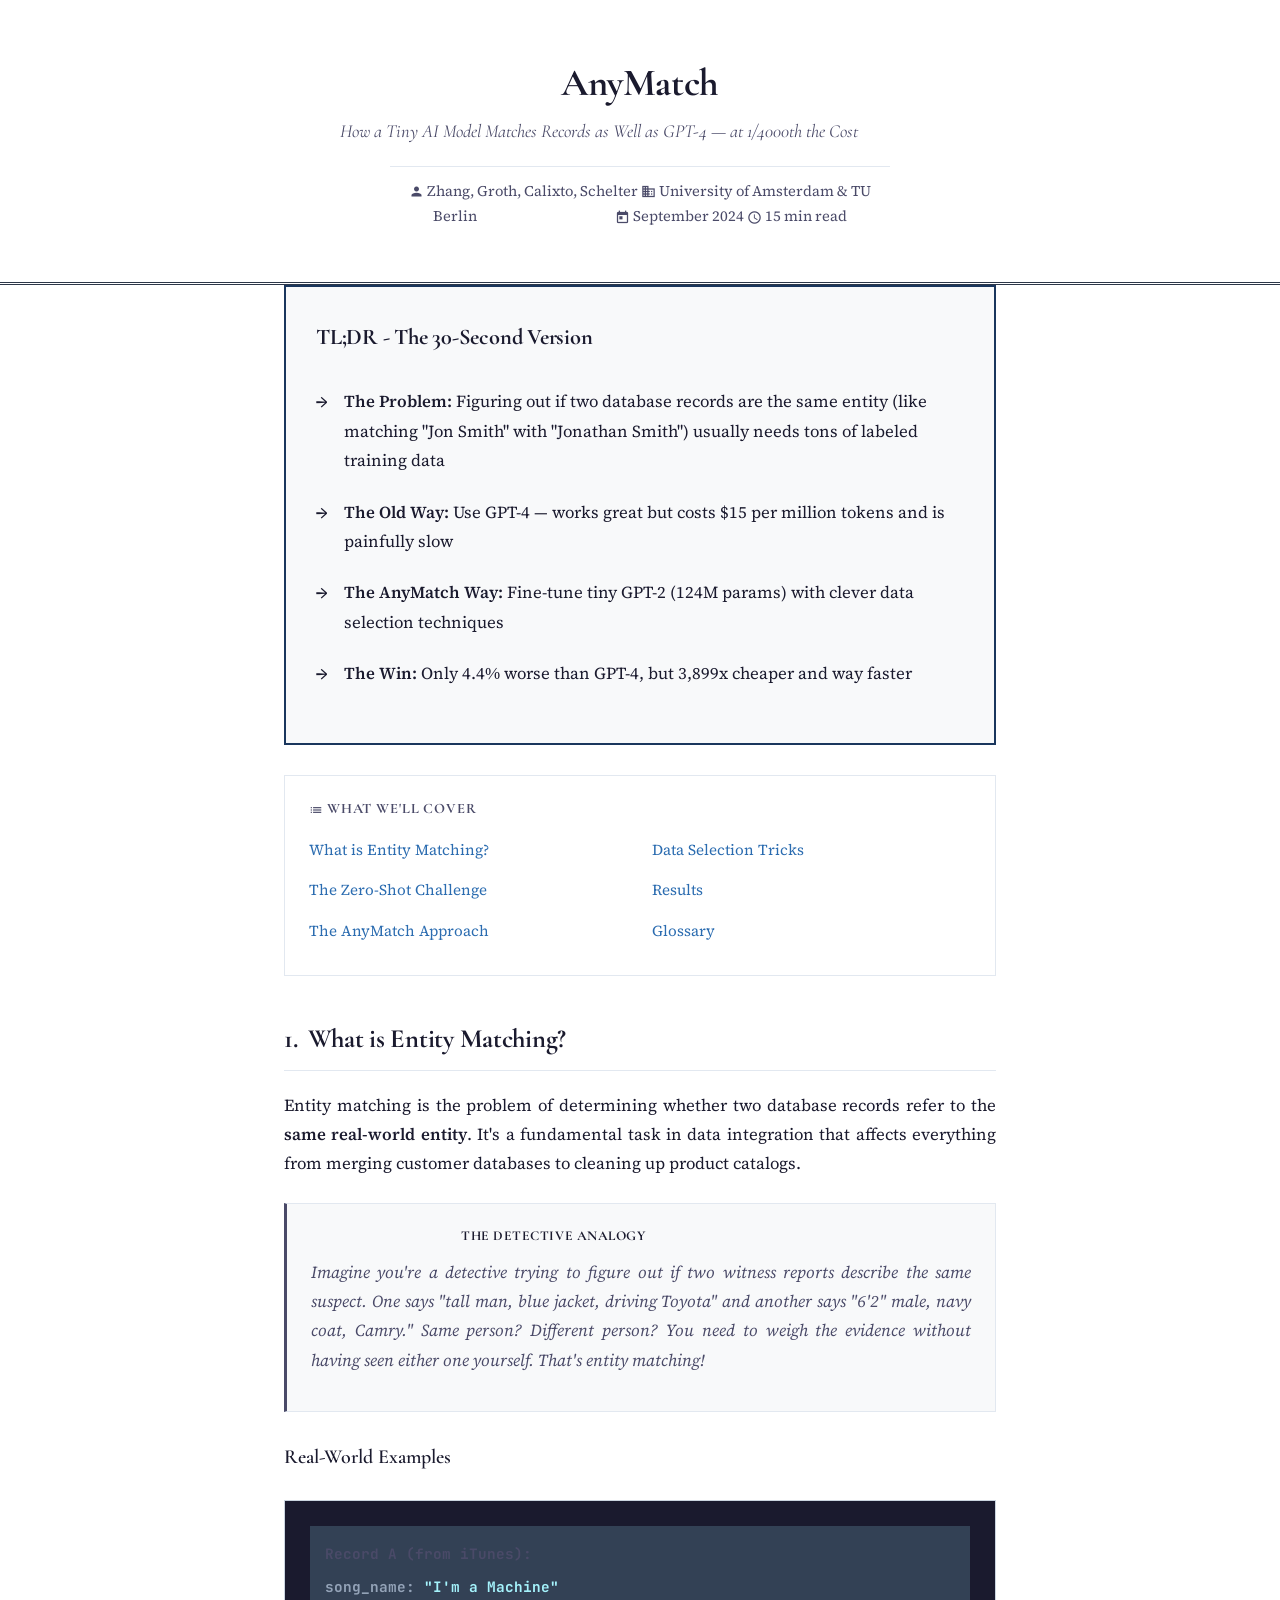
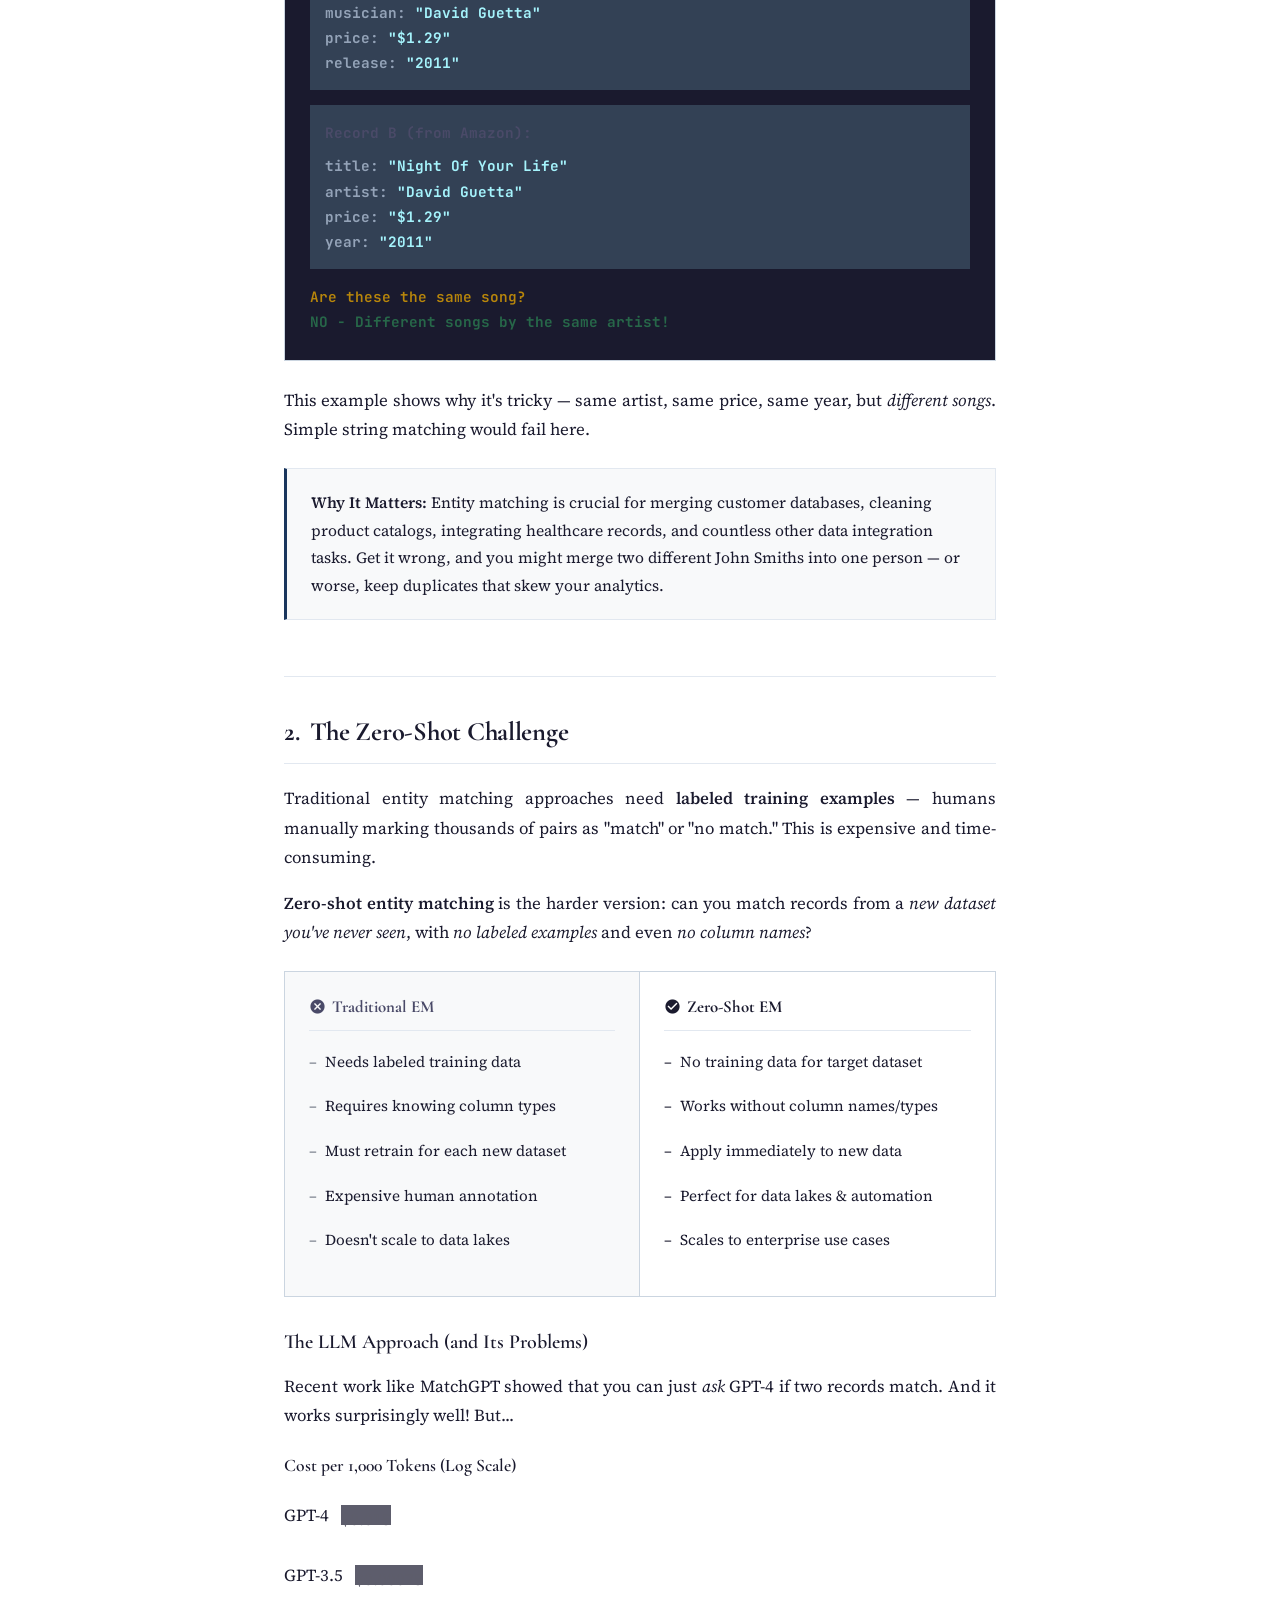
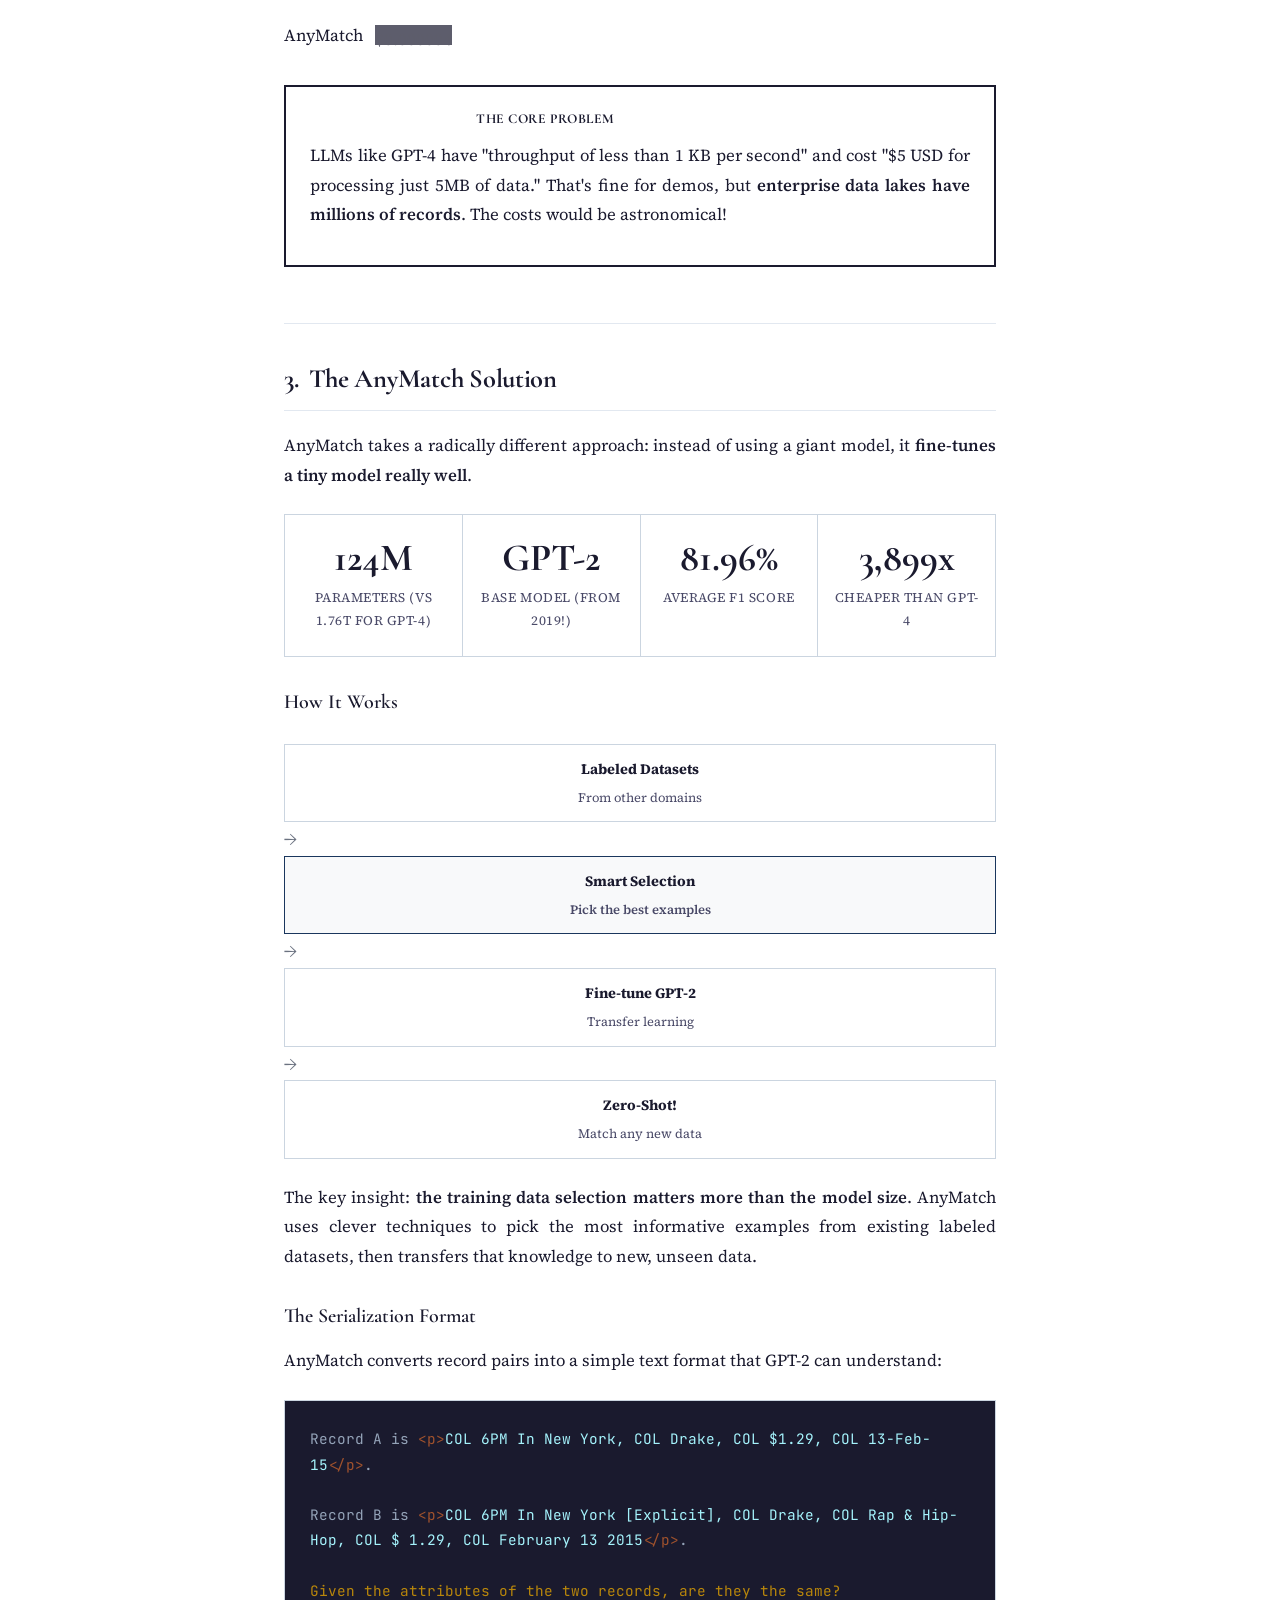
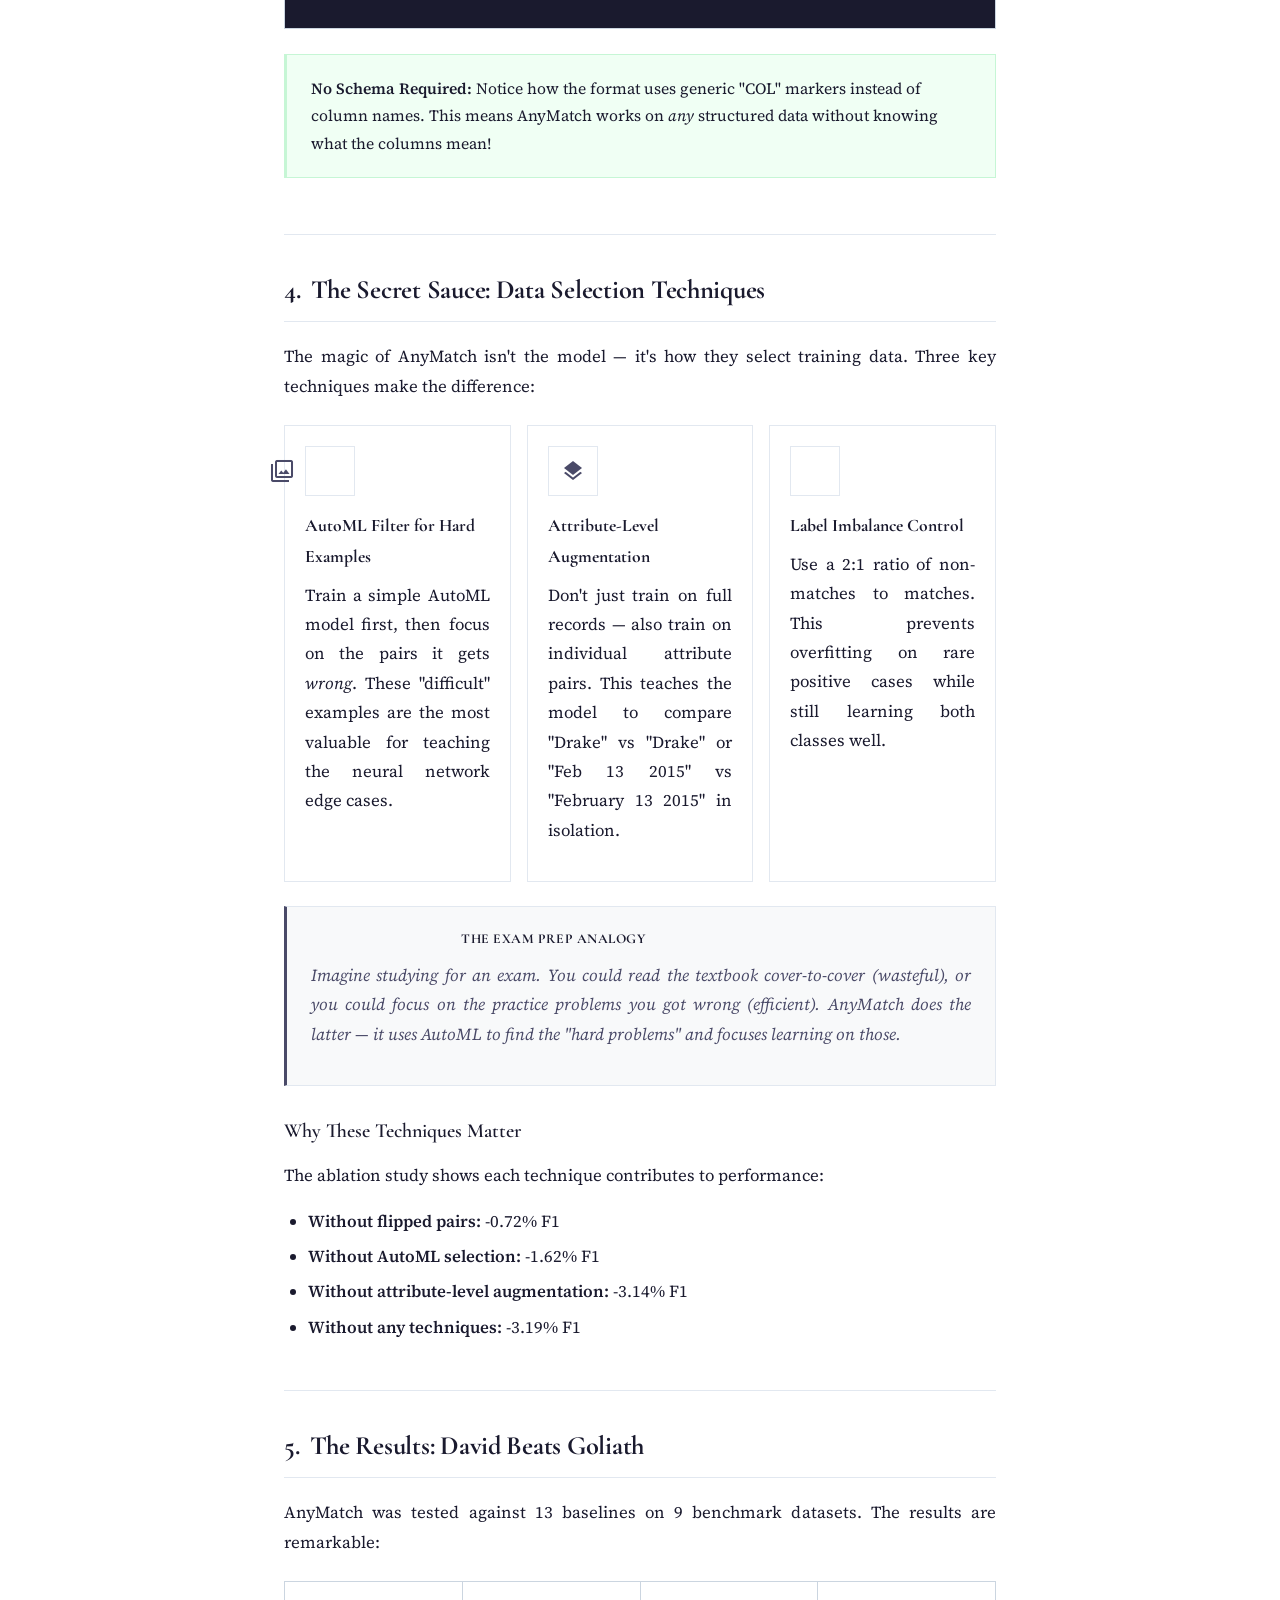
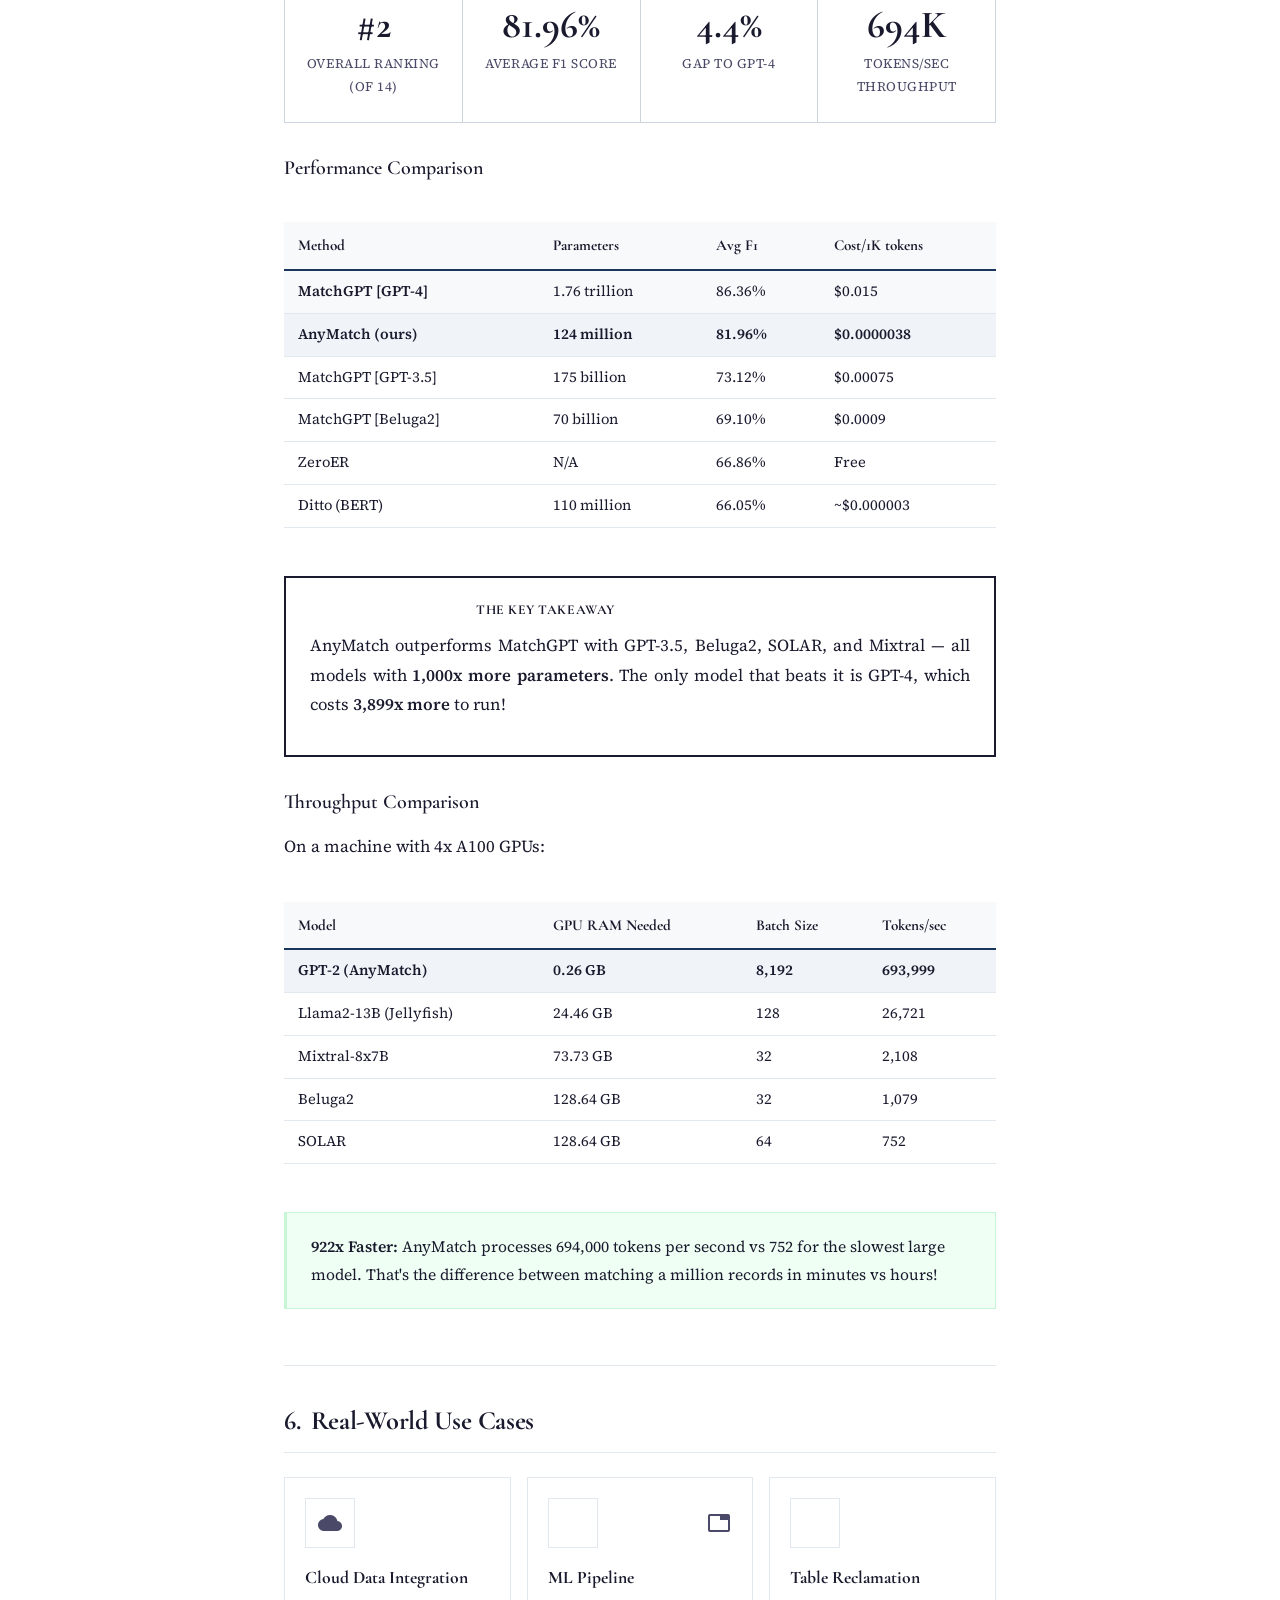
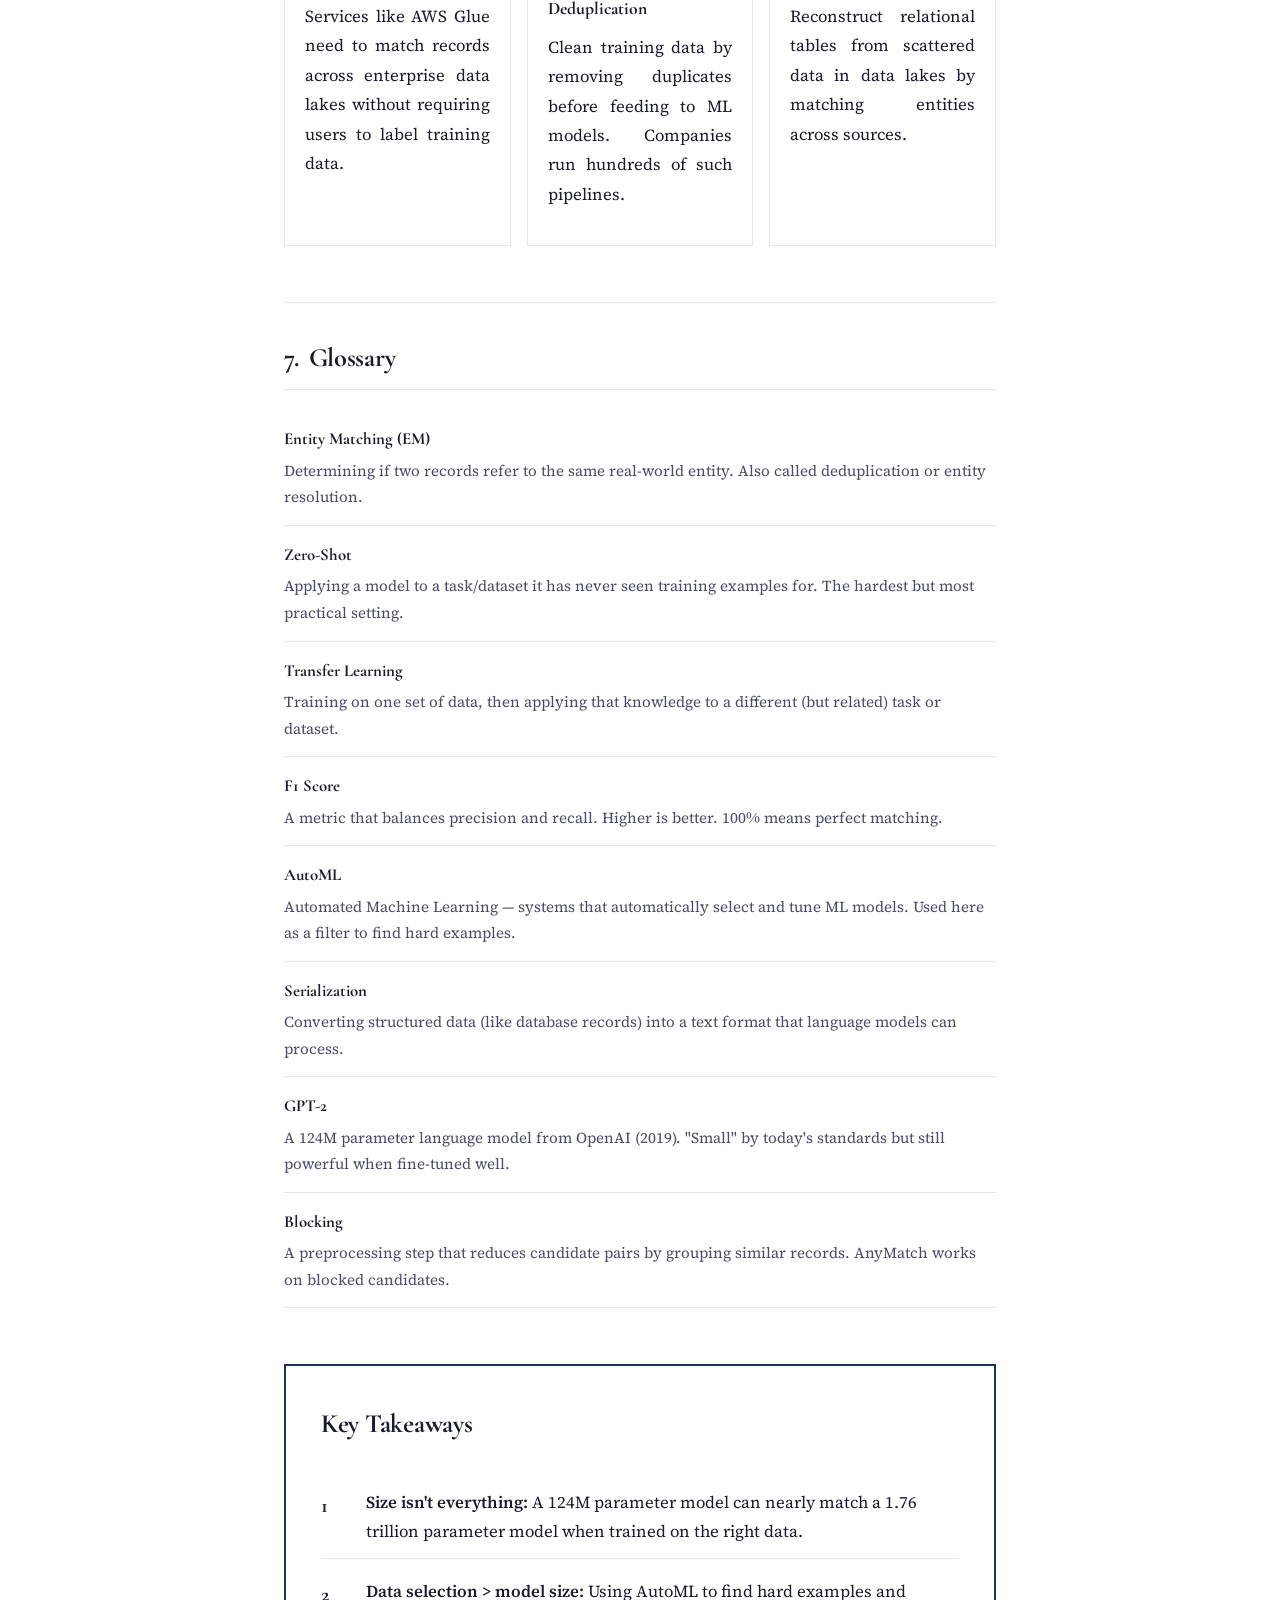
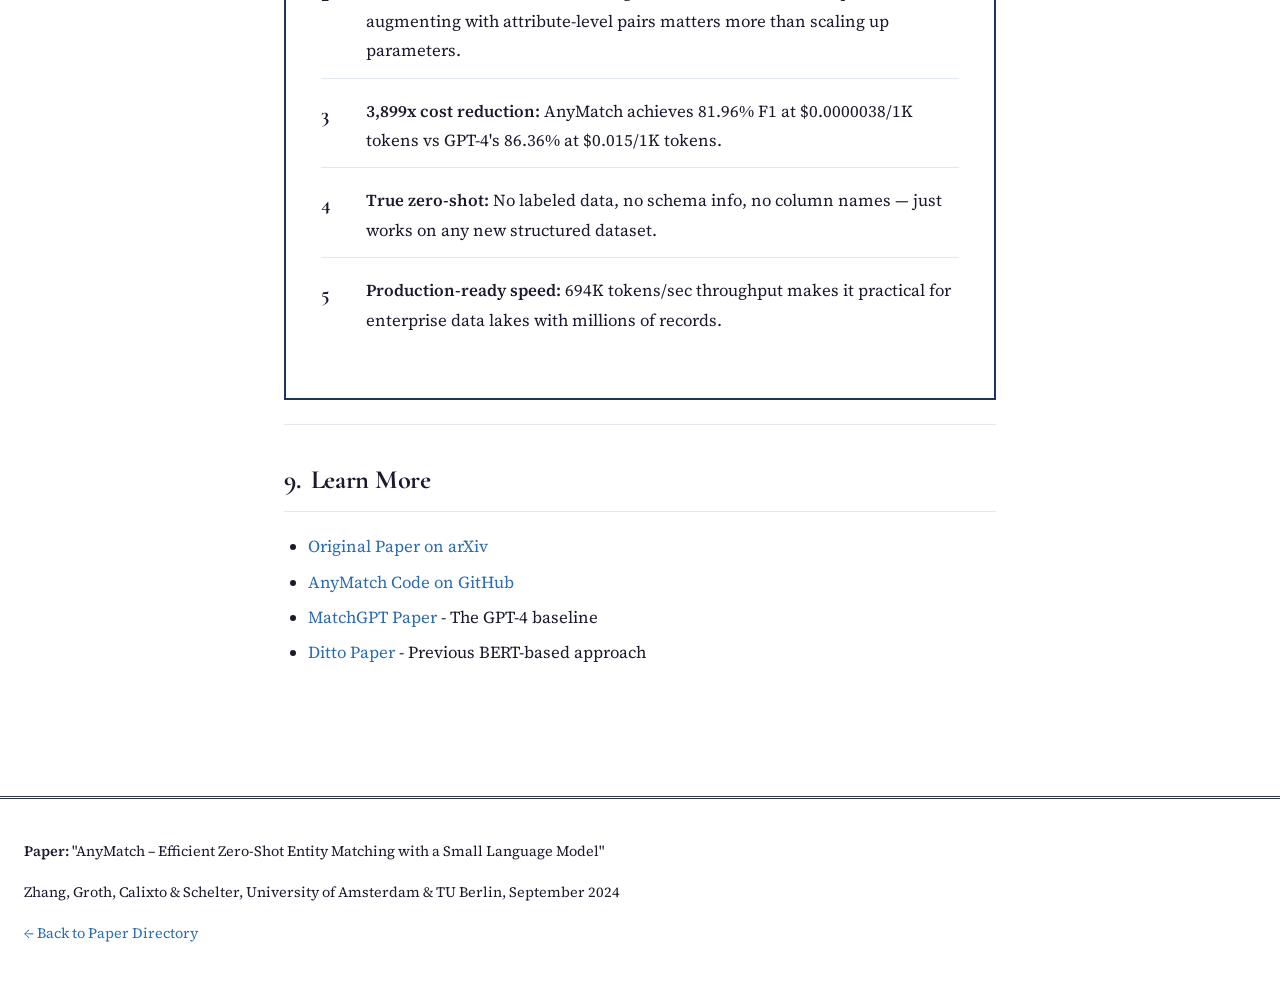
<file: AnyMatch-Explained.html>
<!DOCTYPE html>
<html lang="en">
<head>
    <meta charset="UTF-8">
    <meta name="viewport" content="width=device-width, initial-scale=1.0">
    <title>AnyMatch Explained | Cheap Entity Matching Without Training Data</title>
    <link href="https://fonts.googleapis.com/icon?family=Material+Icons" rel="stylesheet">
    <link rel="stylesheet" href="academic-style.css">
    <style>
        /* File-specific styles for classes not in academic-style.css */
        .tldr {
            background: var(--bg-aside);
            border: 2px solid var(--border-dark);
            padding: 30px;
            margin-bottom: 30px;
        }

        .tldr h2 {
            display: flex;
            align-items: center;
            gap: 10px;
            margin-bottom: 15px;
            font-size: 1.4rem;
            border-bottom: none;
            counter-increment: none;
        }

        .tldr h2::before {
            display: none;
        }

        .tldr ul {
            list-style: none;
            padding-left: 0;
        }

        .tldr li {
            padding: 8px 0;
            padding-left: 28px;
            position: relative;
        }

        .tldr li::before {
            content: "\2192";
            position: absolute;
            left: 0;
            font-weight: bold;
        }

        .em-example {
            background: #1a1a2e;
            padding: 25px;
            margin: 25px 0;
            color: #e2e8f0;
            font-family: var(--font-mono);
            font-size: 0.9rem;
            overflow-x: auto;
            border: 1px solid var(--border-medium);
        }

        .em-example .record {
            margin-bottom: 15px;
            padding: 15px;
            background: #334155;
        }

        .em-example .record-label {
            color: var(--text-secondary);
            font-weight: 700;
            margin-bottom: 8px;
        }

        .em-example .field {
            color: #94a3b8;
        }

        .em-example .value {
            color: #a5f3fc;
        }

        .em-example .question {
            color: #b8860b;
            font-weight: 600;
            margin-top: 15px;
        }

        .em-example .answer {
            color: var(--color-success);
            font-weight: 700;
        }

        .pipeline-step.highlight {
            background: var(--bg-aside);
            border-color: var(--border-dark);
            font-weight: 600;
        }

        .pipeline-step .step-title {
            font-weight: 700;
            font-size: 0.9rem;
        }

        .pipeline-step .step-desc {
            font-size: 0.8rem;
            color: var(--text-secondary);
            margin-top: 5px;
        }

        .technique-card .icon {
            width: 50px;
            height: 50px;
            display: flex;
            align-items: center;
            justify-content: center;
            margin-bottom: 15px;
            font-size: 1.5rem;
            color: var(--text-secondary);
            border: 1px solid var(--border-light);
        }

        .results-table tr.highlight {
            background: var(--bg-highlight);
            font-weight: 600;
        }

        .results-table tr.gpt4 {
            background: var(--bg-aside);
        }

        .takeaways {
            border: 2px solid var(--border-dark);
            padding: 35px;
            background: transparent;
        }

        .takeaways h2 {
            display: flex;
            align-items: center;
            gap: 10px;
            margin-bottom: 20px;
            border-bottom: none;
        }

        .takeaways h2::before {
            display: none;
        }

        .takeaway-list li {
            display: flex;
            align-items: flex-start;
            gap: 15px;
            padding: 12px 0;
            border-bottom: 1px solid var(--border-light);
        }

        .takeaway-list li:last-child {
            border-bottom: none;
        }
    </style>
</head>
<body>
    <header>
        <h1>AnyMatch</h1>
        <p class="subtitle">How a Tiny AI Model Matches Records as Well as GPT-4 — at 1/4000th the Cost</p>
        <div class="paper-info">
            <span><span class="material-icons">person</span> Zhang, Groth, Calixto, Schelter</span>
            <span><span class="material-icons">business</span> University of Amsterdam & TU Berlin</span>
            <span><span class="material-icons">calendar_today</span> September 2024</span>
            <span><span class="material-icons">schedule</span> 15 min read</span>
        </div>
    </header>

    <div class="container">
        <!-- TL;DR -->
        <div class="tldr">
            <h2><span class="material-icons">bolt</span> TL;DR - The 30-Second Version</h2>
            <ul>
                <li><strong>The Problem:</strong> Figuring out if two database records are the same entity (like matching "Jon Smith" with "Jonathan Smith") usually needs tons of labeled training data</li>
                <li><strong>The Old Way:</strong> Use GPT-4 — works great but costs $15 per million tokens and is painfully slow</li>
                <li><strong>The AnyMatch Way:</strong> Fine-tune tiny GPT-2 (124M params) with clever data selection techniques</li>
                <li><strong>The Win:</strong> Only 4.4% worse than GPT-4, but 3,899x cheaper and way faster</li>
            </ul>
        </div>

        <!-- Table of Contents -->
        <nav class="toc">
            <h3><span class="material-icons">list</span> What We'll Cover</h3>
            <ul>
                <li><a href="#problem"><span class="material-icons">help</span> What is Entity Matching?</a></li>
                <li><a href="#challenge"><span class="material-icons">report_problem</span> The Zero-Shot Challenge</a></li>
                <li><a href="#solution"><span class="material-icons">lightbulb</span> The AnyMatch Approach</a></li>
                <li><a href="#techniques"><span class="material-icons">build</span> Data Selection Tricks</a></li>
                <li><a href="#results"><span class="material-icons">analytics</span> Results</a></li>
                <li><a href="#glossary"><span class="material-icons">menu_book</span> Glossary</a></li>
            </ul>
        </nav>

        <!-- What is Entity Matching -->
        <section id="problem">
            <h2>
                <span class="material-icons">help_outline</span>
                What is Entity Matching?
            </h2>

            <p>Entity matching is the problem of determining whether two database records refer to the <strong>same real-world entity</strong>. It's a fundamental task in data integration that affects everything from merging customer databases to cleaning up product catalogs.</p>

            <div class="analogy">
                <div class="analogy-title">
                    <span class="material-icons">lightbulb</span>
                    The Detective Analogy
                </div>
                <p>Imagine you're a detective trying to figure out if two witness reports describe the same suspect. One says "tall man, blue jacket, driving Toyota" and another says "6'2" male, navy coat, Camry." Same person? Different person? You need to weigh the evidence without having seen either one yourself. That's entity matching!</p>
            </div>

            <h3>Real-World Examples</h3>

            <div class="em-example">
                <div class="record">
                    <div class="record-label">Record A (from iTunes):</div>
                    <span class="field">song_name:</span> <span class="value">"I'm a Machine"</span><br>
                    <span class="field">musician:</span> <span class="value">"David Guetta"</span><br>
                    <span class="field">price:</span> <span class="value">"$1.29"</span><br>
                    <span class="field">release:</span> <span class="value">"2011"</span>
                </div>
                <div class="record">
                    <div class="record-label">Record B (from Amazon):</div>
                    <span class="field">title:</span> <span class="value">"Night Of Your Life"</span><br>
                    <span class="field">artist:</span> <span class="value">"David Guetta"</span><br>
                    <span class="field">price:</span> <span class="value">"$1.29"</span><br>
                    <span class="field">year:</span> <span class="value">"2011"</span>
                </div>
                <div class="question">Are these the same song?</div>
                <div class="answer">NO - Different songs by the same artist!</div>
            </div>

            <p>This example shows why it's tricky — same artist, same price, same year, but <em>different songs</em>. Simple string matching would fail here.</p>

            <div class="highlight-box">
                <strong>Why It Matters:</strong> Entity matching is crucial for merging customer databases, cleaning product catalogs, integrating healthcare records, and countless other data integration tasks. Get it wrong, and you might merge two different John Smiths into one person — or worse, keep duplicates that skew your analytics.
            </div>
        </section>

        <!-- The Zero-Shot Challenge -->
        <section id="challenge">
            <h2>
                <span class="material-icons">report_problem</span>
                The Zero-Shot Challenge
            </h2>

            <p>Traditional entity matching approaches need <strong>labeled training examples</strong> — humans manually marking thousands of pairs as "match" or "no match." This is expensive and time-consuming.</p>

            <p><strong>Zero-shot entity matching</strong> is the harder version: can you match records from a <em>new dataset you've never seen</em>, with <em>no labeled examples</em> and even <em>no column names</em>?</p>

            <div class="comparison-grid">
                <div class="comparison-card old">
                    <h4><span class="material-icons">cancel</span> Traditional EM</h4>
                    <ul>
                        <li>Needs labeled training data</li>
                        <li>Requires knowing column types</li>
                        <li>Must retrain for each new dataset</li>
                        <li>Expensive human annotation</li>
                        <li>Doesn't scale to data lakes</li>
                    </ul>
                </div>
                <div class="comparison-card new">
                    <h4><span class="material-icons">check_circle</span> Zero-Shot EM</h4>
                    <ul>
                        <li>No training data for target dataset</li>
                        <li>Works without column names/types</li>
                        <li>Apply immediately to new data</li>
                        <li>Perfect for data lakes & automation</li>
                        <li>Scales to enterprise use cases</li>
                    </ul>
                </div>
            </div>

            <h3>The LLM Approach (and Its Problems)</h3>

            <p>Recent work like MatchGPT showed that you can just <em>ask</em> GPT-4 if two records match. And it works surprisingly well! But...</p>

            <div class="cost-comparison">
                <h4>Cost per 1,000 Tokens (Log Scale)</h4>
                <div class="cost-bar">
                    <div class="label">GPT-4</div>
                    <div class="bar-container">
                        <div class="bar gpt4">$0.015</div>
                    </div>
                </div>
                <div class="cost-bar">
                    <div class="label">GPT-3.5</div>
                    <div class="bar-container">
                        <div class="bar gpt35">$0.00075</div>
                    </div>
                </div>
                <div class="cost-bar">
                    <div class="label">AnyMatch</div>
                    <div class="bar-container">
                        <div class="bar anymatch">$0.000004</div>
                    </div>
                </div>
            </div>

            <div class="key-insight">
                <div class="key-insight-title">
                    <span class="material-icons">psychology</span>
                    The Core Problem
                </div>
                <p>LLMs like GPT-4 have "throughput of less than 1 KB per second" and cost "$5 USD for processing just 5MB of data." That's fine for demos, but <strong>enterprise data lakes have millions of records</strong>. The costs would be astronomical!</p>
            </div>
        </section>

        <!-- The AnyMatch Solution -->
        <section id="solution">
            <h2>
                <span class="material-icons">lightbulb</span>
                The AnyMatch Solution
            </h2>

            <p>AnyMatch takes a radically different approach: instead of using a giant model, it <strong>fine-tunes a tiny model really well</strong>.</p>

            <div class="stats-grid">
                <div class="stat-card">
                    <div class="number">124M</div>
                    <div class="label">Parameters (vs 1.76T for GPT-4)</div>
                </div>
                <div class="stat-card">
                    <div class="number">GPT-2</div>
                    <div class="label">Base Model (from 2019!)</div>
                </div>
                <div class="stat-card">
                    <div class="number">81.96%</div>
                    <div class="label">Average F1 Score</div>
                </div>
                <div class="stat-card">
                    <div class="number">3,899x</div>
                    <div class="label">Cheaper than GPT-4</div>
                </div>
            </div>

            <h3>How It Works</h3>

            <div class="pipeline-flow">
                <div class="pipeline-step">
                    <div class="step-title">Labeled Datasets</div>
                    <div class="step-desc">From other domains</div>
                </div>
                <div class="pipeline-arrow">&rarr;</div>
                <div class="pipeline-step highlight">
                    <div class="step-title">Smart Selection</div>
                    <div class="step-desc">Pick the best examples</div>
                </div>
                <div class="pipeline-arrow">&rarr;</div>
                <div class="pipeline-step">
                    <div class="step-title">Fine-tune GPT-2</div>
                    <div class="step-desc">Transfer learning</div>
                </div>
                <div class="pipeline-arrow">&rarr;</div>
                <div class="pipeline-step">
                    <div class="step-title">Zero-Shot!</div>
                    <div class="step-desc">Match any new data</div>
                </div>
            </div>

            <p>The key insight: <strong>the training data selection matters more than the model size</strong>. AnyMatch uses clever techniques to pick the most informative examples from existing labeled datasets, then transfers that knowledge to new, unseen data.</p>

            <h3>The Serialization Format</h3>

            <p>AnyMatch converts record pairs into a simple text format that GPT-2 can understand:</p>

            <div class="em-example">
                <span style="color: #94a3b8;">Record A is</span> <span style="color: #a0522d;">&lt;p&gt;</span><span style="color: #a5f3fc;">COL 6PM In New York, COL Drake, COL $1.29, COL 13-Feb-15</span><span style="color: #a0522d;">&lt;/p&gt;</span><span style="color: #94a3b8;">.</span><br><br>
                <span style="color: #94a3b8;">Record B is</span> <span style="color: #a0522d;">&lt;p&gt;</span><span style="color: #a5f3fc;">COL 6PM In New York [Explicit], COL Drake, COL Rap & Hip-Hop, COL $ 1.29, COL February 13 2015</span><span style="color: #a0522d;">&lt;/p&gt;</span><span style="color: #94a3b8;">.</span><br><br>
                <span style="color: #b8860b;">Given the attributes of the two records, are they the same?</span>
            </div>

            <div class="highlight-box success">
                <strong>No Schema Required:</strong> Notice how the format uses generic "COL" markers instead of column names. This means AnyMatch works on <em>any</em> structured data without knowing what the columns mean!
            </div>
        </section>

        <!-- Data Selection Techniques -->
        <section id="techniques">
            <h2>
                <span class="material-icons">build</span>
                The Secret Sauce: Data Selection Techniques
            </h2>

            <p>The magic of AnyMatch isn't the model — it's how they select training data. Three key techniques make the difference:</p>

            <div class="techniques-grid">
                <div class="technique-card">
                    <div class="icon">
                        <span class="material-icons">filter_alt</span>
                    </div>
                    <h4>AutoML Filter for Hard Examples</h4>
                    <p>Train a simple AutoML model first, then focus on the pairs it gets <em>wrong</em>. These "difficult" examples are the most valuable for teaching the neural network edge cases.</p>
                </div>
                <div class="technique-card">
                    <div class="icon">
                        <span class="material-icons">layers</span>
                    </div>
                    <h4>Attribute-Level Augmentation</h4>
                    <p>Don't just train on full records — also train on individual attribute pairs. This teaches the model to compare "Drake" vs "Drake" or "Feb 13 2015" vs "February 13 2015" in isolation.</p>
                </div>
                <div class="technique-card">
                    <div class="icon">
                        <span class="material-icons">balance</span>
                    </div>
                    <h4>Label Imbalance Control</h4>
                    <p>Use a 2:1 ratio of non-matches to matches. This prevents overfitting on rare positive cases while still learning both classes well.</p>
                </div>
            </div>

            <div class="analogy">
                <div class="analogy-title">
                    <span class="material-icons">lightbulb</span>
                    The Exam Prep Analogy
                </div>
                <p>Imagine studying for an exam. You could read the textbook cover-to-cover (wasteful), or you could focus on the practice problems you got wrong (efficient). AnyMatch does the latter — it uses AutoML to find the "hard problems" and focuses learning on those.</p>
            </div>

            <h3>Why These Techniques Matter</h3>

            <p>The ablation study shows each technique contributes to performance:</p>

            <ul>
                <li><strong>Without flipped pairs:</strong> -0.72% F1</li>
                <li><strong>Without AutoML selection:</strong> -1.62% F1</li>
                <li><strong>Without attribute-level augmentation:</strong> -3.14% F1</li>
                <li><strong>Without any techniques:</strong> -3.19% F1</li>
            </ul>
        </section>

        <!-- Results -->
        <section id="results">
            <h2>
                <span class="material-icons">analytics</span>
                The Results: David Beats Goliath
            </h2>

            <p>AnyMatch was tested against 13 baselines on 9 benchmark datasets. The results are remarkable:</p>

            <div class="stats-grid">
                <div class="stat-card">
                    <div class="number">#2</div>
                    <div class="label">Overall Ranking (of 14)</div>
                </div>
                <div class="stat-card">
                    <div class="number">81.96%</div>
                    <div class="label">Average F1 Score</div>
                </div>
                <div class="stat-card">
                    <div class="number">4.4%</div>
                    <div class="label">Gap to GPT-4</div>
                </div>
                <div class="stat-card">
                    <div class="number">694K</div>
                    <div class="label">Tokens/sec Throughput</div>
                </div>
            </div>

            <h3>Performance Comparison</h3>

            <div style="overflow-x: auto;">
                <table class="results-table">
                    <thead>
                        <tr>
                            <th>Method</th>
                            <th>Parameters</th>
                            <th>Avg F1</th>
                            <th>Cost/1K tokens</th>
                        </tr>
                    </thead>
                    <tbody>
                        <tr class="gpt4">
                            <td><strong>MatchGPT [GPT-4]</strong></td>
                            <td>1.76 trillion</td>
                            <td>86.36%</td>
                            <td>$0.015</td>
                        </tr>
                        <tr class="highlight">
                            <td><strong>AnyMatch (ours)</strong></td>
                            <td>124 million</td>
                            <td>81.96%</td>
                            <td>$0.0000038</td>
                        </tr>
                        <tr>
                            <td>MatchGPT [GPT-3.5]</td>
                            <td>175 billion</td>
                            <td>73.12%</td>
                            <td>$0.00075</td>
                        </tr>
                        <tr>
                            <td>MatchGPT [Beluga2]</td>
                            <td>70 billion</td>
                            <td>69.10%</td>
                            <td>$0.0009</td>
                        </tr>
                        <tr>
                            <td>ZeroER</td>
                            <td>N/A</td>
                            <td>66.86%</td>
                            <td>Free</td>
                        </tr>
                        <tr>
                            <td>Ditto (BERT)</td>
                            <td>110 million</td>
                            <td>66.05%</td>
                            <td>~$0.000003</td>
                        </tr>
                    </tbody>
                </table>
            </div>

            <div class="key-insight">
                <div class="key-insight-title">
                    <span class="material-icons">psychology</span>
                    The Key Takeaway
                </div>
                <p>AnyMatch outperforms MatchGPT with GPT-3.5, Beluga2, SOLAR, and Mixtral — all models with <strong>1,000x more parameters</strong>. The only model that beats it is GPT-4, which costs <strong>3,899x more</strong> to run!</p>
            </div>

            <h3>Throughput Comparison</h3>

            <p>On a machine with 4x A100 GPUs:</p>

            <div style="overflow-x: auto;">
                <table class="results-table">
                    <thead>
                        <tr>
                            <th>Model</th>
                            <th>GPU RAM Needed</th>
                            <th>Batch Size</th>
                            <th>Tokens/sec</th>
                        </tr>
                    </thead>
                    <tbody>
                        <tr class="highlight">
                            <td><strong>GPT-2 (AnyMatch)</strong></td>
                            <td>0.26 GB</td>
                            <td>8,192</td>
                            <td><strong>693,999</strong></td>
                        </tr>
                        <tr>
                            <td>Llama2-13B (Jellyfish)</td>
                            <td>24.46 GB</td>
                            <td>128</td>
                            <td>26,721</td>
                        </tr>
                        <tr>
                            <td>Mixtral-8x7B</td>
                            <td>73.73 GB</td>
                            <td>32</td>
                            <td>2,108</td>
                        </tr>
                        <tr>
                            <td>Beluga2</td>
                            <td>128.64 GB</td>
                            <td>32</td>
                            <td>1,079</td>
                        </tr>
                        <tr>
                            <td>SOLAR</td>
                            <td>128.64 GB</td>
                            <td>64</td>
                            <td>752</td>
                        </tr>
                    </tbody>
                </table>
            </div>

            <div class="highlight-box success">
                <strong>922x Faster:</strong> AnyMatch processes 694,000 tokens per second vs 752 for the slowest large model. That's the difference between matching a million records in minutes vs hours!
            </div>
        </section>

        <!-- Use Cases -->
        <section>
            <h2>
                <span class="material-icons">business</span>
                Real-World Use Cases
            </h2>

            <div class="techniques-grid">
                <div class="technique-card">
                    <div class="icon">
                        <span class="material-icons">cloud</span>
                    </div>
                    <h4>Cloud Data Integration</h4>
                    <p>Services like AWS Glue need to match records across enterprise data lakes without requiring users to label training data.</p>
                </div>
                <div class="technique-card">
                    <div class="icon">
                        <span class="material-icons">cleaning_services</span>
                    </div>
                    <h4>ML Pipeline Deduplication</h4>
                    <p>Clean training data by removing duplicates before feeding to ML models. Companies run hundreds of such pipelines.</p>
                </div>
                <div class="technique-card">
                    <div class="icon">
                        <span class="material-icons">table_chart</span>
                    </div>
                    <h4>Table Reclamation</h4>
                    <p>Reconstruct relational tables from scattered data in data lakes by matching entities across sources.</p>
                </div>
            </div>
        </section>

        <!-- Glossary -->
        <section id="glossary">
            <h2>
                <span class="material-icons">menu_book</span>
                Glossary
            </h2>

            <div class="glossary-grid">
                <div class="glossary-item">
                    <dt>Entity Matching (EM)</dt>
                    <dd>Determining if two records refer to the same real-world entity. Also called deduplication or entity resolution.</dd>
                </div>
                <div class="glossary-item">
                    <dt>Zero-Shot</dt>
                    <dd>Applying a model to a task/dataset it has never seen training examples for. The hardest but most practical setting.</dd>
                </div>
                <div class="glossary-item">
                    <dt>Transfer Learning</dt>
                    <dd>Training on one set of data, then applying that knowledge to a different (but related) task or dataset.</dd>
                </div>
                <div class="glossary-item">
                    <dt>F1 Score</dt>
                    <dd>A metric that balances precision and recall. Higher is better. 100% means perfect matching.</dd>
                </div>
                <div class="glossary-item">
                    <dt>AutoML</dt>
                    <dd>Automated Machine Learning — systems that automatically select and tune ML models. Used here as a filter to find hard examples.</dd>
                </div>
                <div class="glossary-item">
                    <dt>Serialization</dt>
                    <dd>Converting structured data (like database records) into a text format that language models can process.</dd>
                </div>
                <div class="glossary-item">
                    <dt>GPT-2</dt>
                    <dd>A 124M parameter language model from OpenAI (2019). "Small" by today's standards but still powerful when fine-tuned well.</dd>
                </div>
                <div class="glossary-item">
                    <dt>Blocking</dt>
                    <dd>A preprocessing step that reduces candidate pairs by grouping similar records. AnyMatch works on blocked candidates.</dd>
                </div>
            </div>
        </section>

        <!-- Key Takeaways -->
        <div class="takeaways">
            <h2><span class="material-icons">star</span> Key Takeaways</h2>
            <ul class="takeaway-list">
                <li>
                    <span class="takeaway-number">1</span>
                    <span><strong>Size isn't everything:</strong> A 124M parameter model can nearly match a 1.76 trillion parameter model when trained on the right data.</span>
                </li>
                <li>
                    <span class="takeaway-number">2</span>
                    <span><strong>Data selection > model size:</strong> Using AutoML to find hard examples and augmenting with attribute-level pairs matters more than scaling up parameters.</span>
                </li>
                <li>
                    <span class="takeaway-number">3</span>
                    <span><strong>3,899x cost reduction:</strong> AnyMatch achieves 81.96% F1 at $0.0000038/1K tokens vs GPT-4's 86.36% at $0.015/1K tokens.</span>
                </li>
                <li>
                    <span class="takeaway-number">4</span>
                    <span><strong>True zero-shot:</strong> No labeled data, no schema info, no column names — just works on any new structured dataset.</span>
                </li>
                <li>
                    <span class="takeaway-number">5</span>
                    <span><strong>Production-ready speed:</strong> 694K tokens/sec throughput makes it practical for enterprise data lakes with millions of records.</span>
                </li>
            </ul>
        </div>

        <!-- Learn More -->
        <section>
            <h2>
                <span class="material-icons">school</span>
                Learn More
            </h2>

            <ul>
                <li><a href="https://arxiv.org/abs/2409.04073" target="_blank">Original Paper on arXiv</a></li>
                <li><a href="https://github.com/Jantory/anymatch" target="_blank">AnyMatch Code on GitHub</a></li>
                <li><a href="https://arxiv.org/abs/2310.11244" target="_blank">MatchGPT Paper</a> - The GPT-4 baseline</li>
                <li><a href="https://arxiv.org/abs/2004.00584" target="_blank">Ditto Paper</a> - Previous BERT-based approach</li>
            </ul>
        </section>
    </div>

    <footer>
        <p><strong>Paper:</strong> "AnyMatch – Efficient Zero-Shot Entity Matching with a Small Language Model"</p>
        <p>Zhang, Groth, Calixto & Schelter, University of Amsterdam & TU Berlin, September 2024</p>
        <p><a href="index.html">&larr; Back to Paper Directory</a></p>
    </footer>
</body>
</html>
</file>
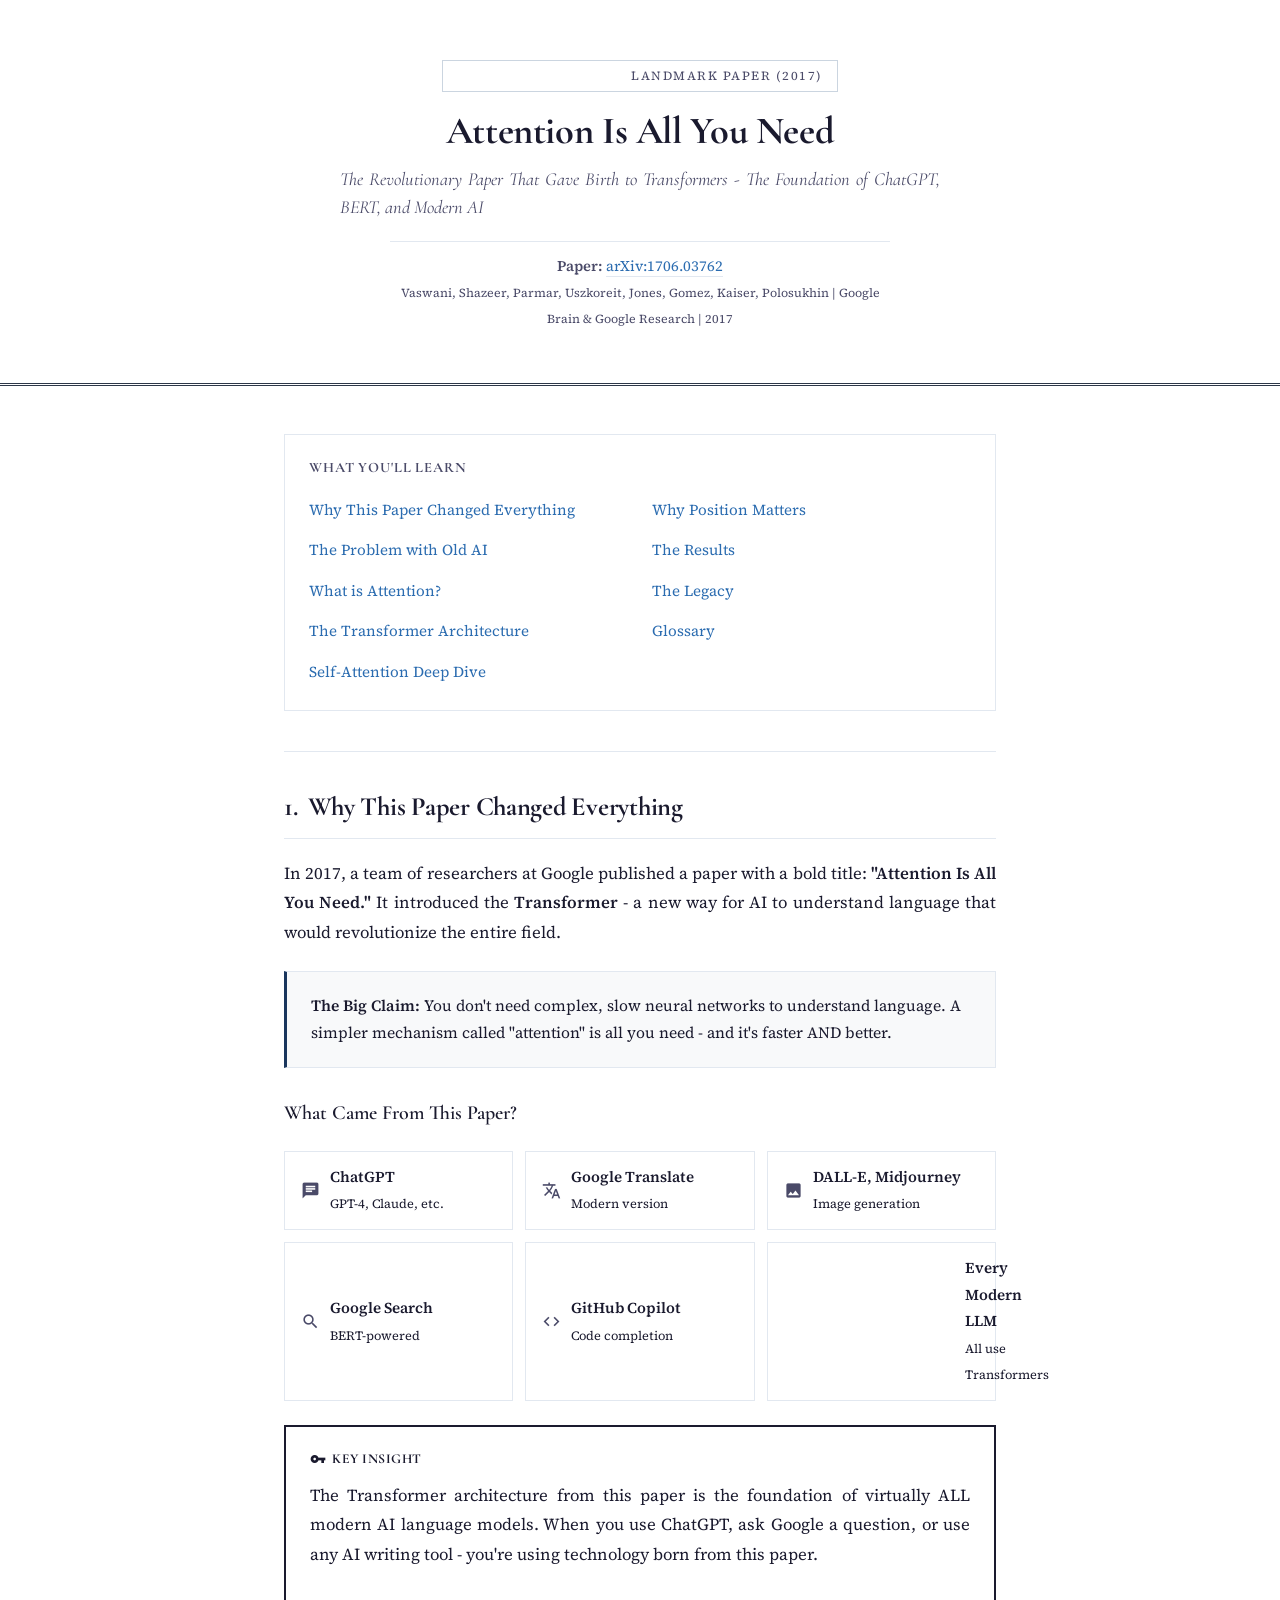
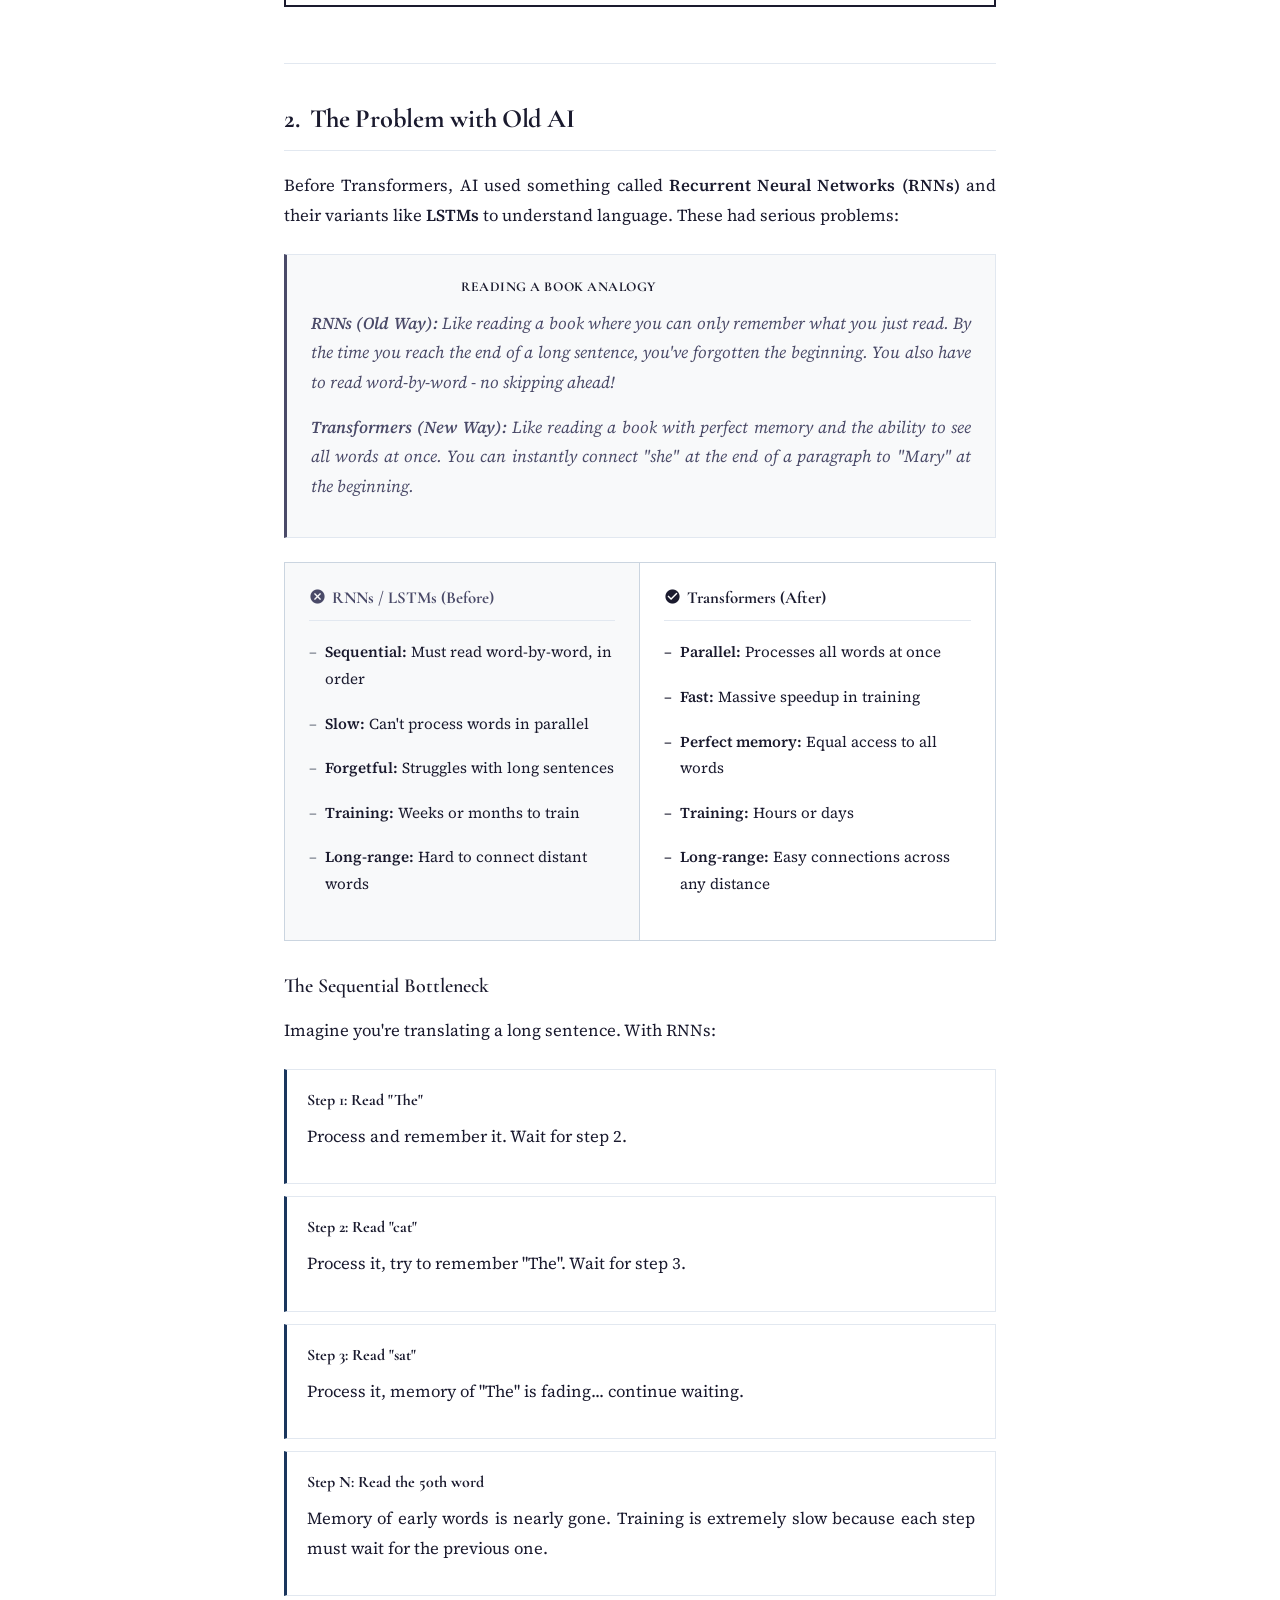
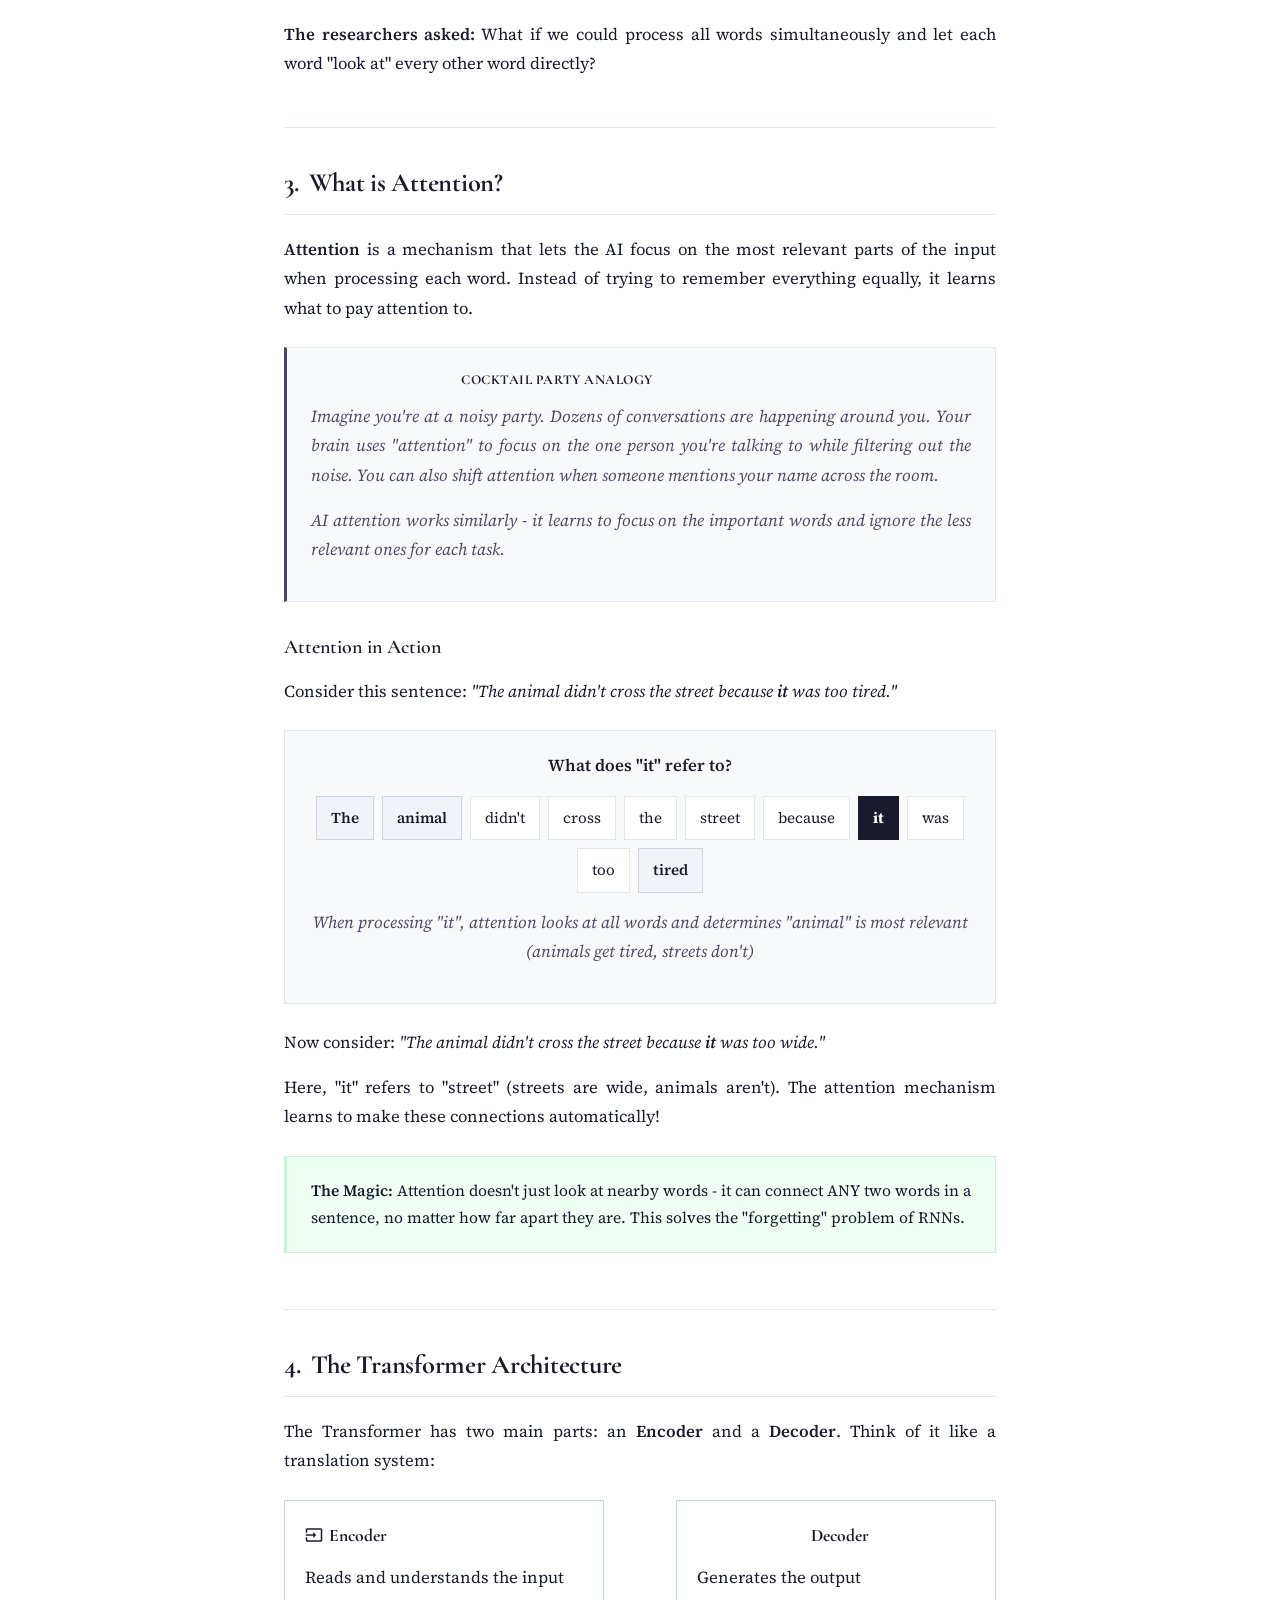
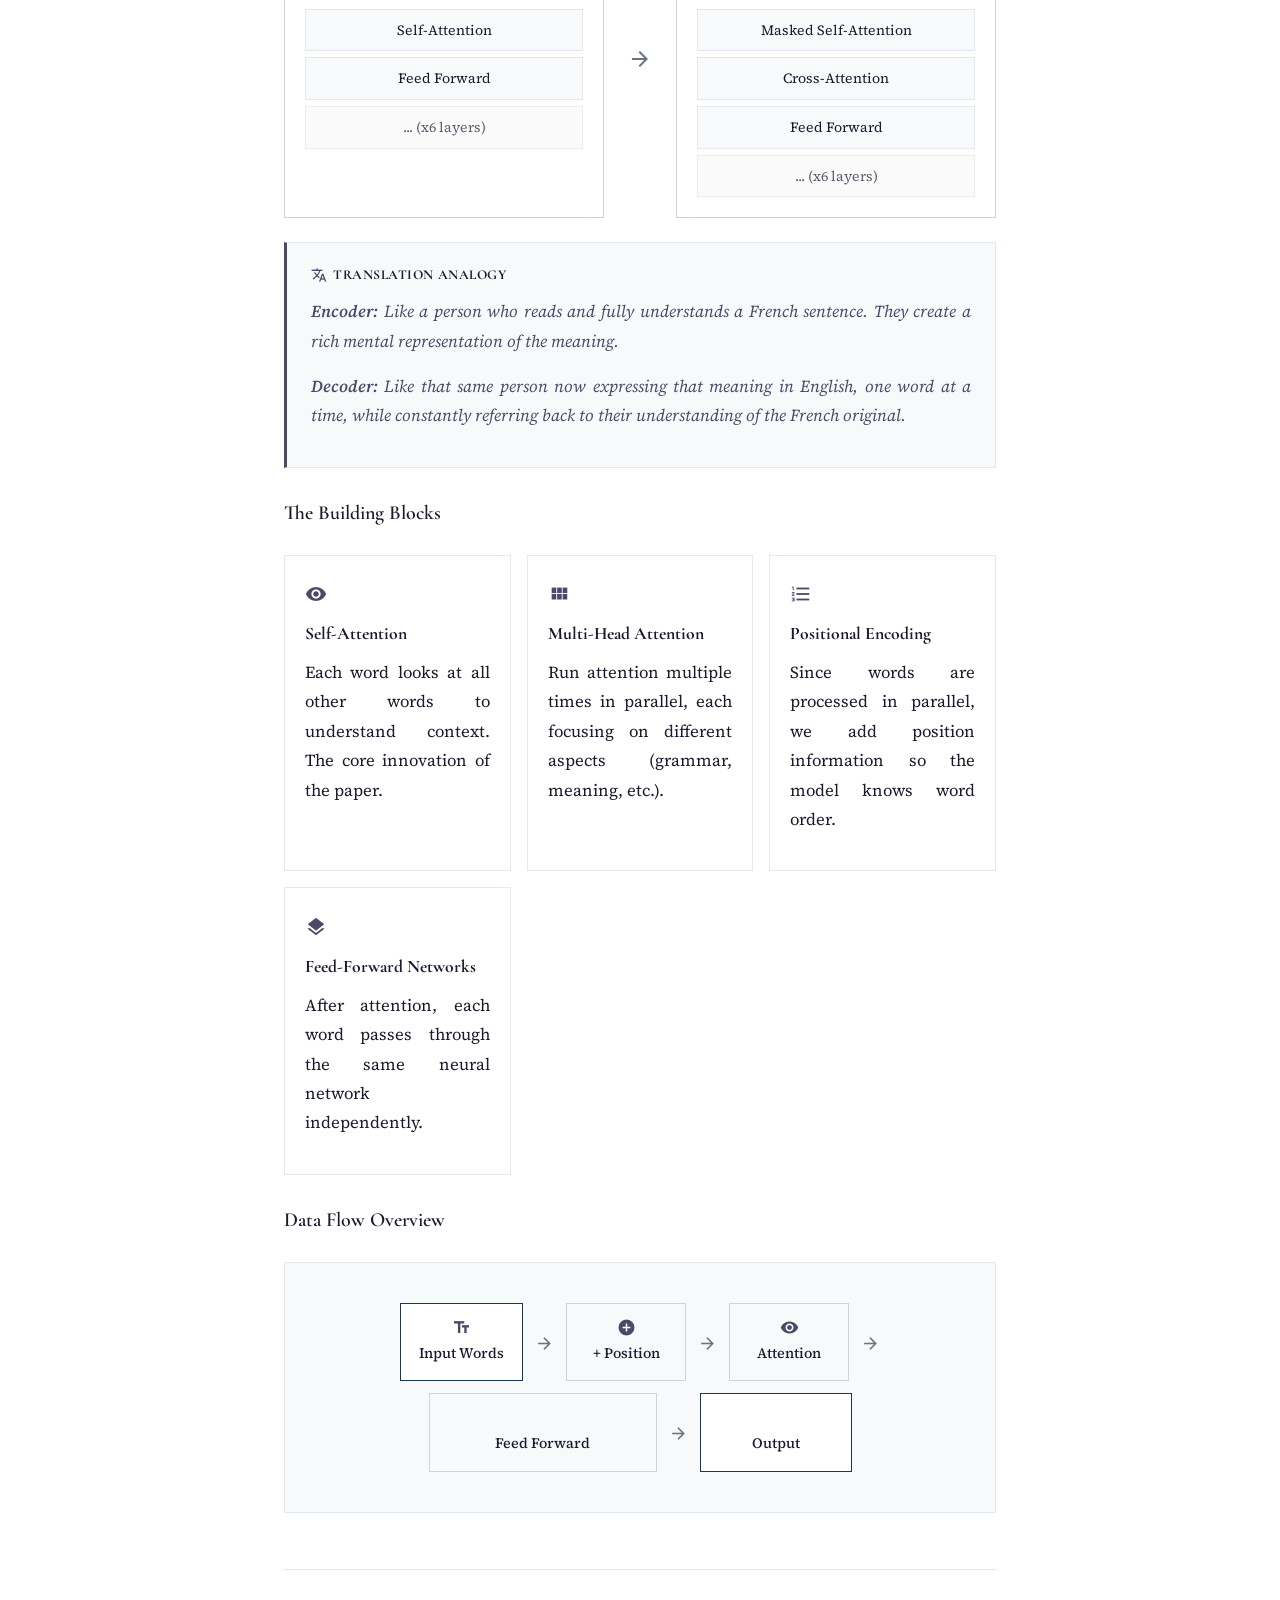
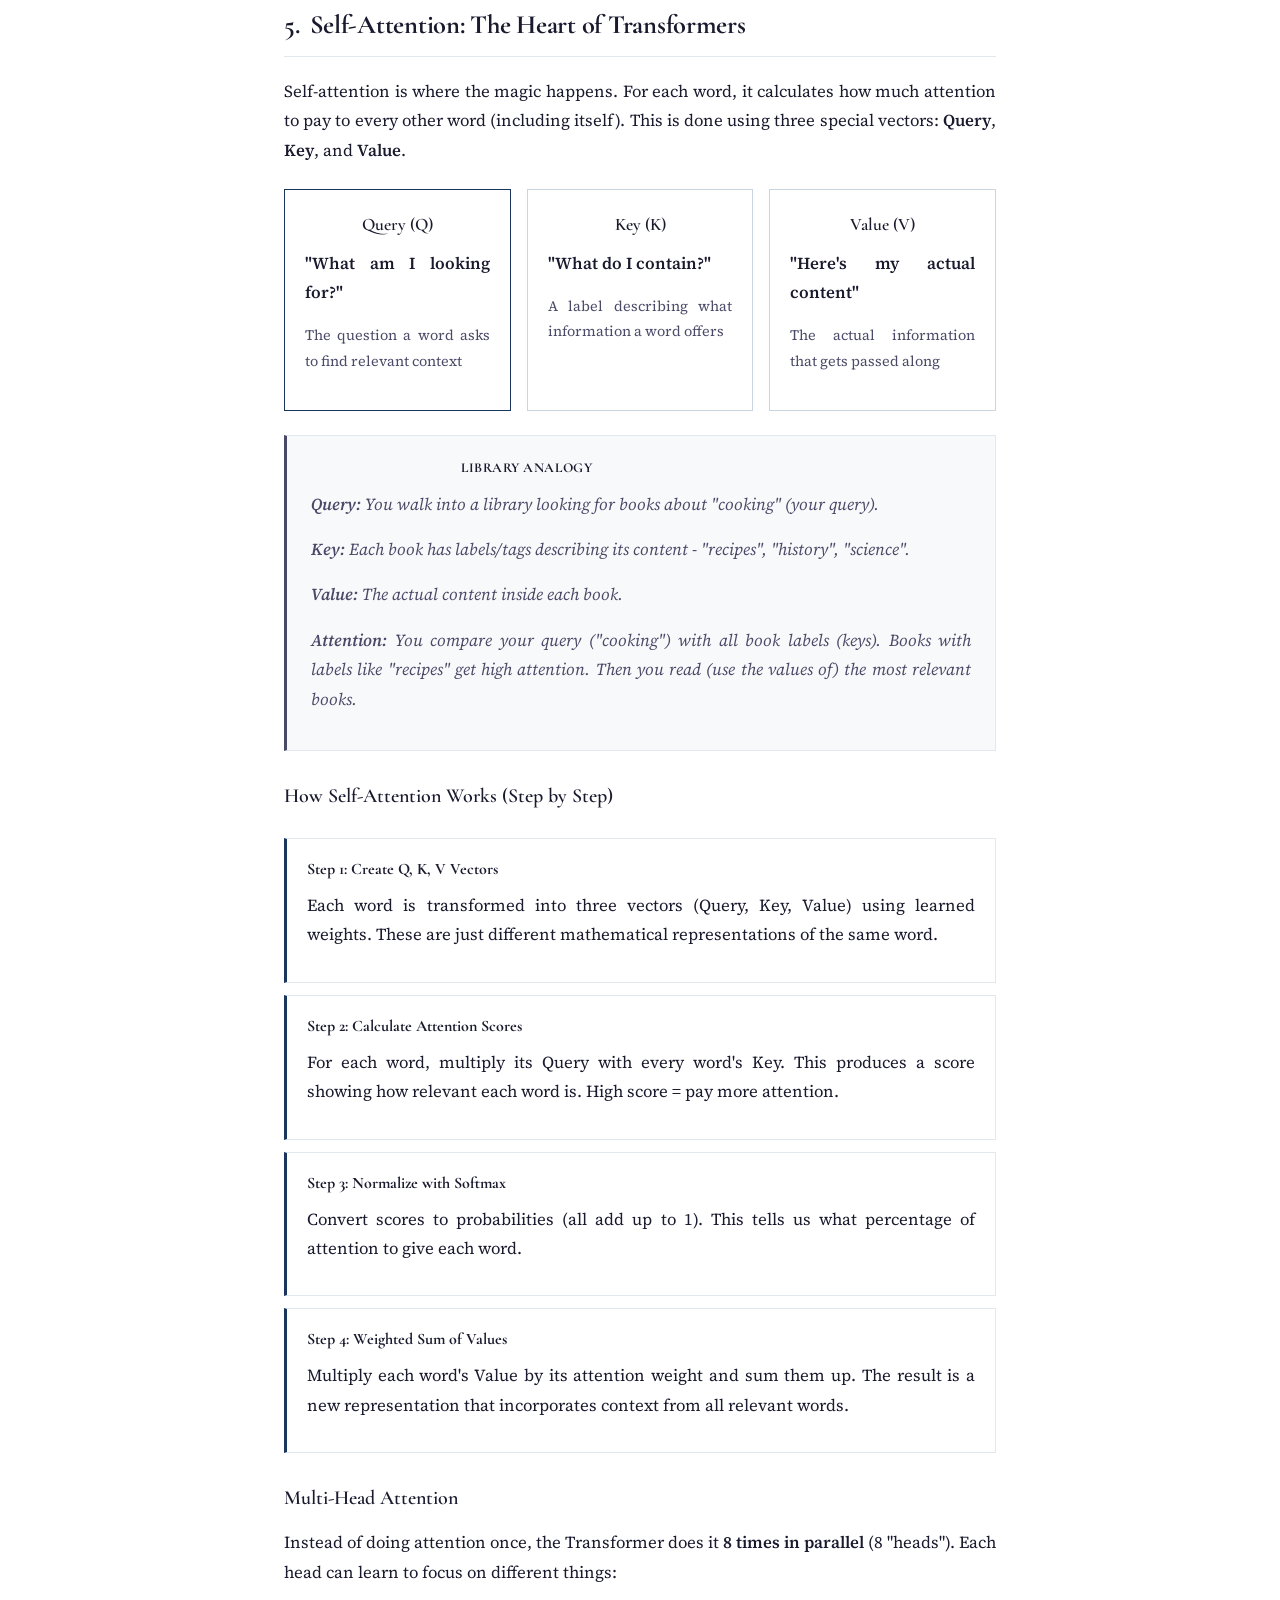
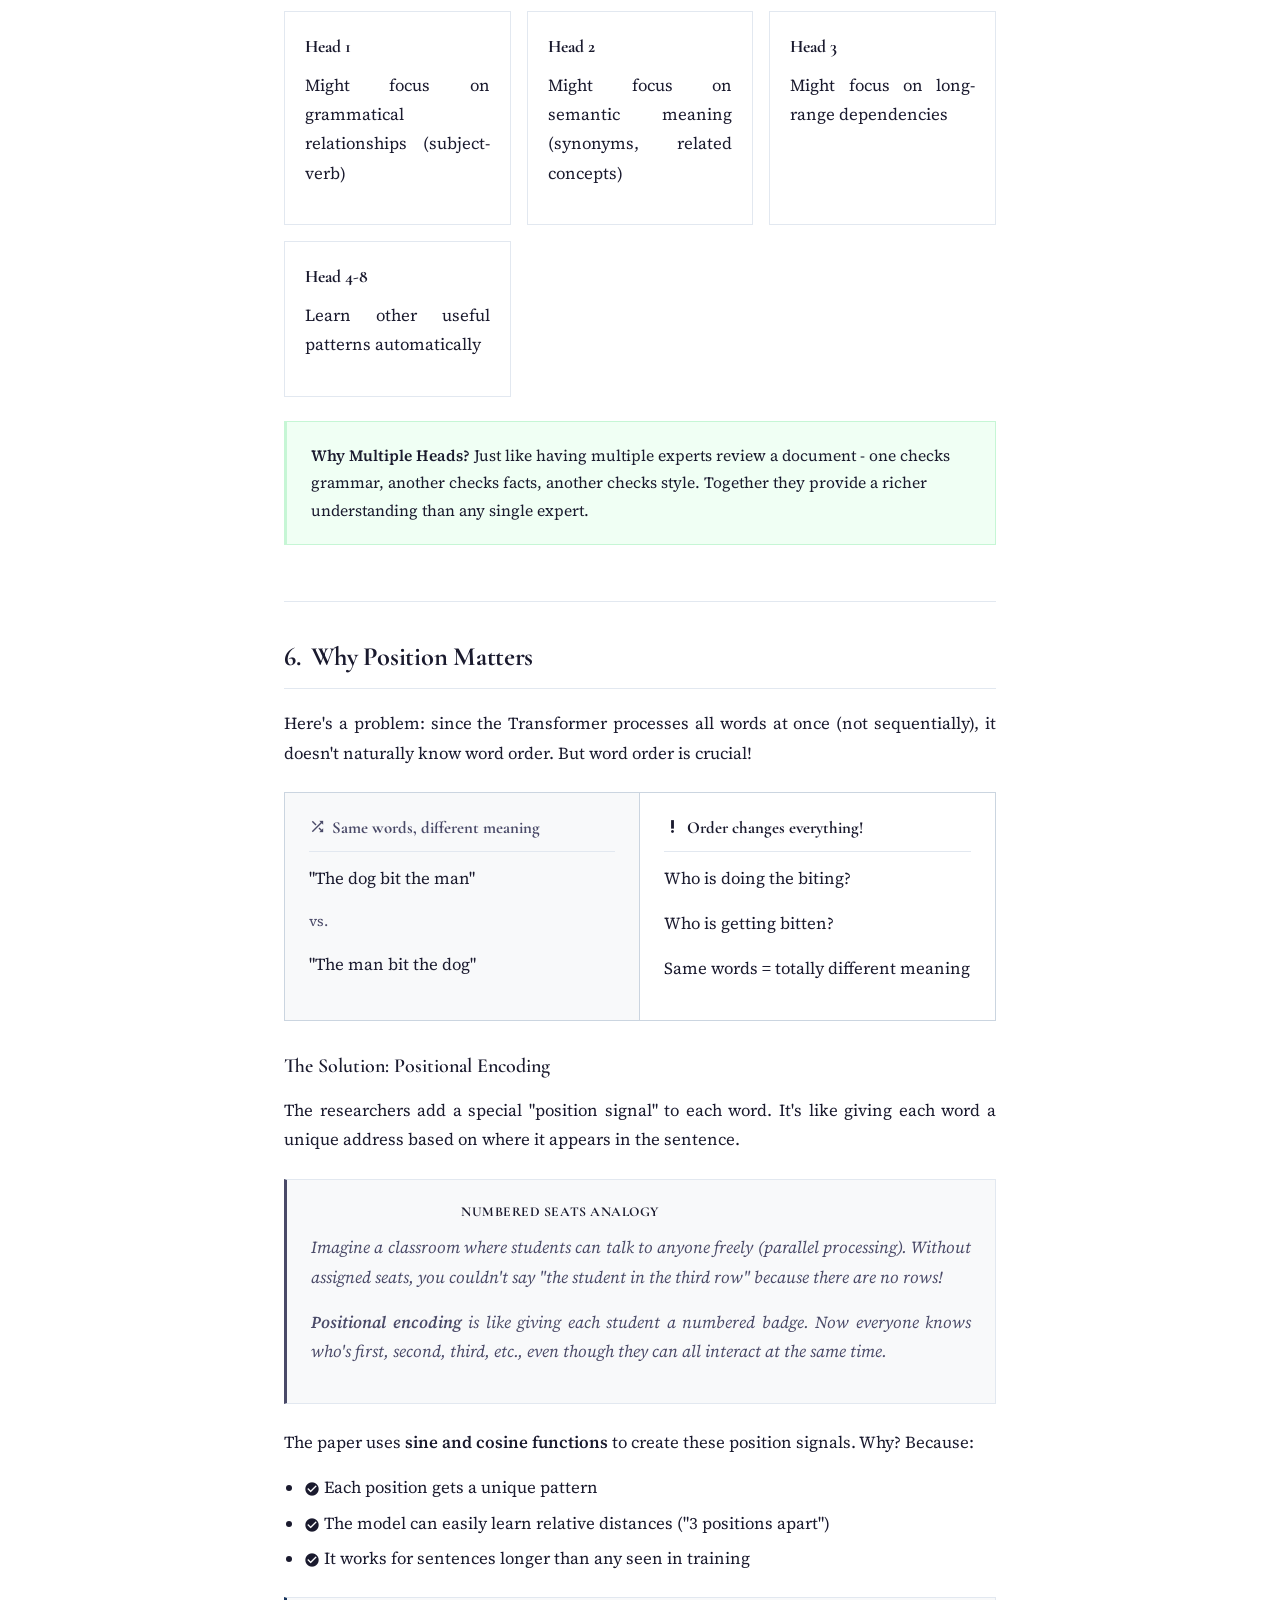
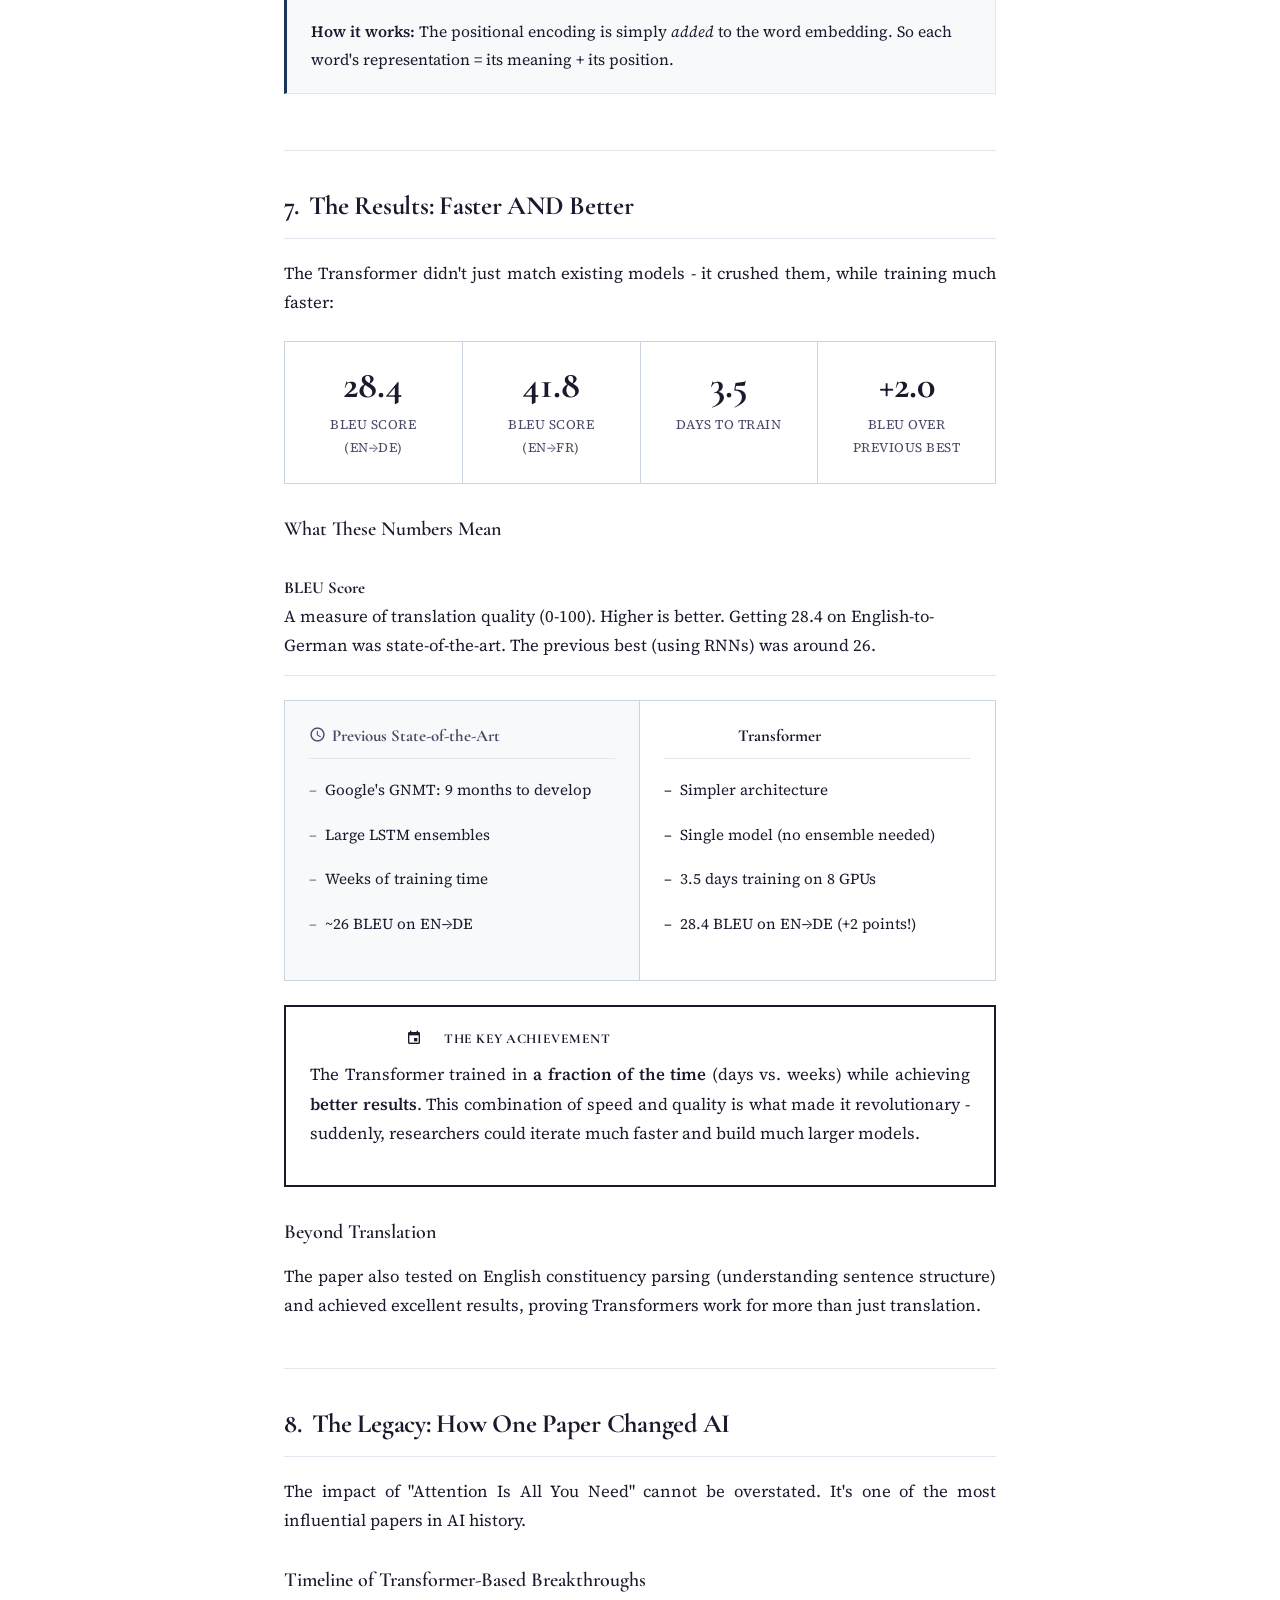
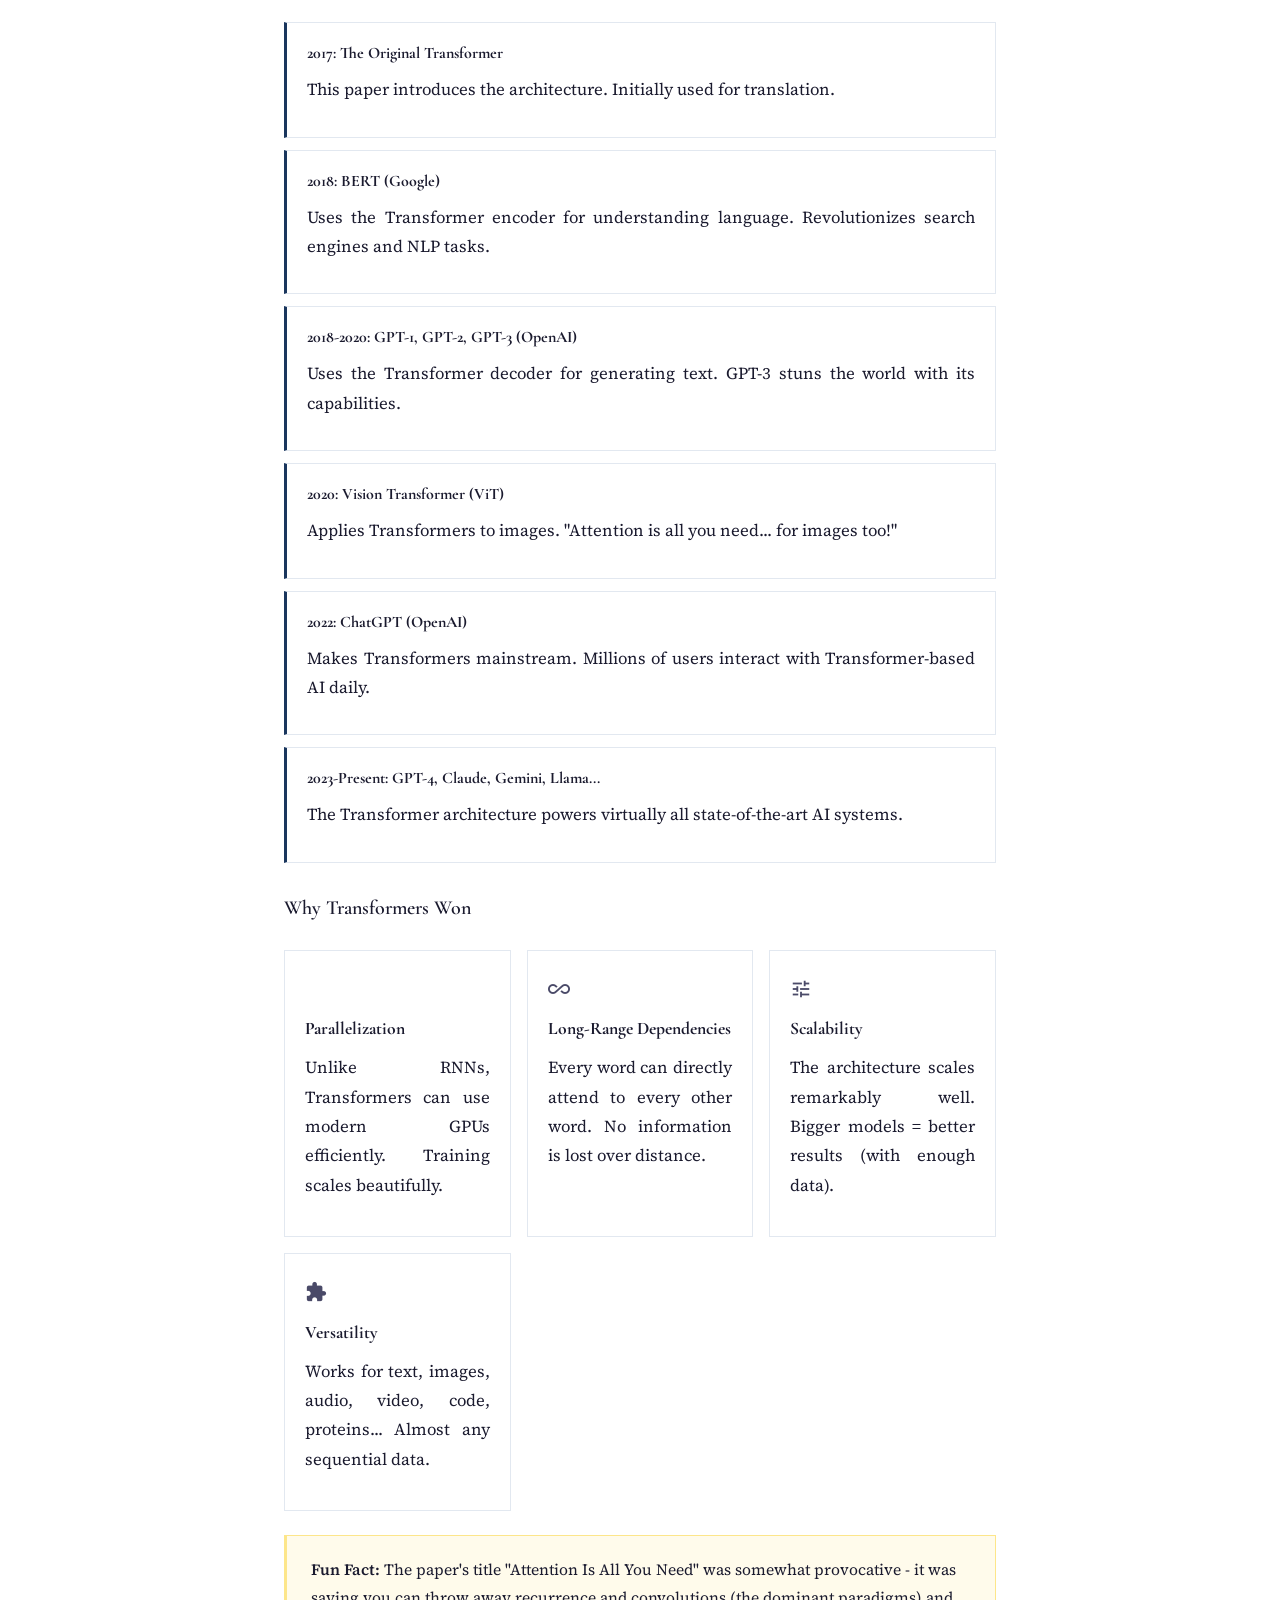
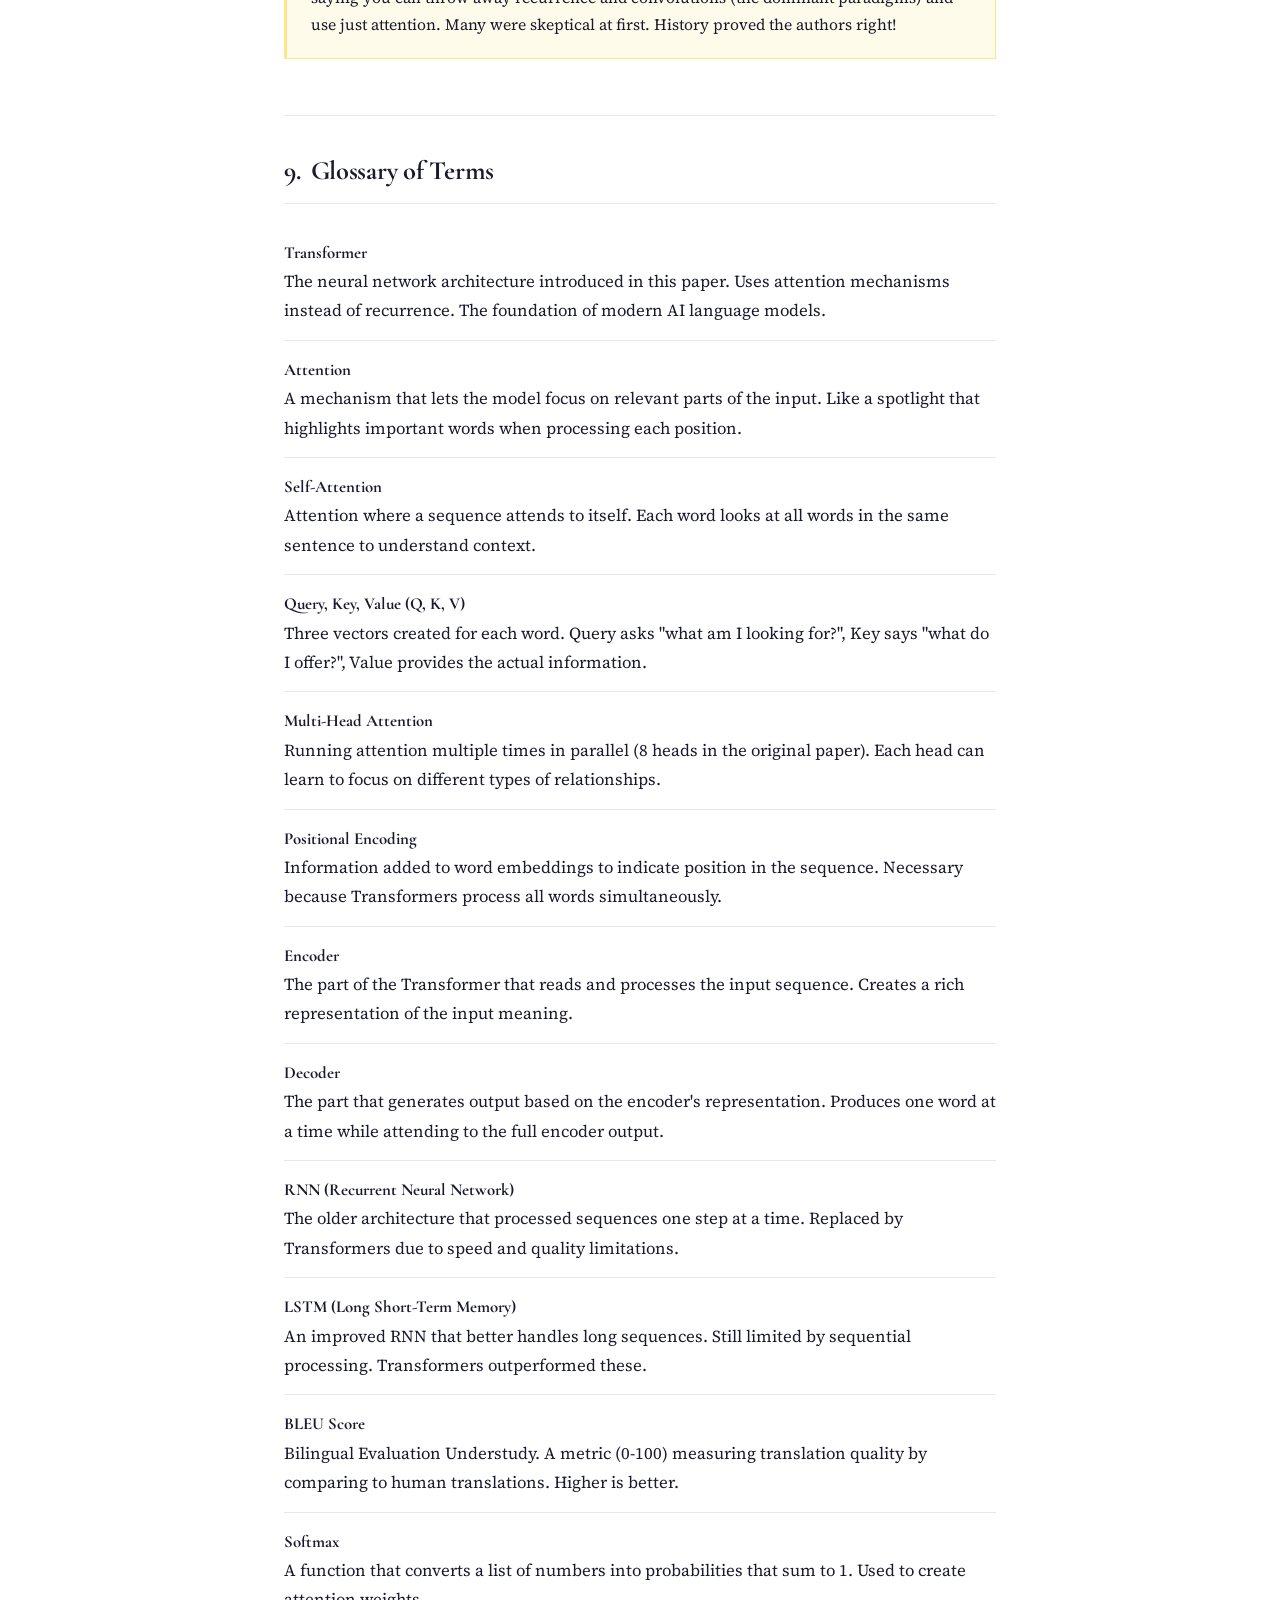
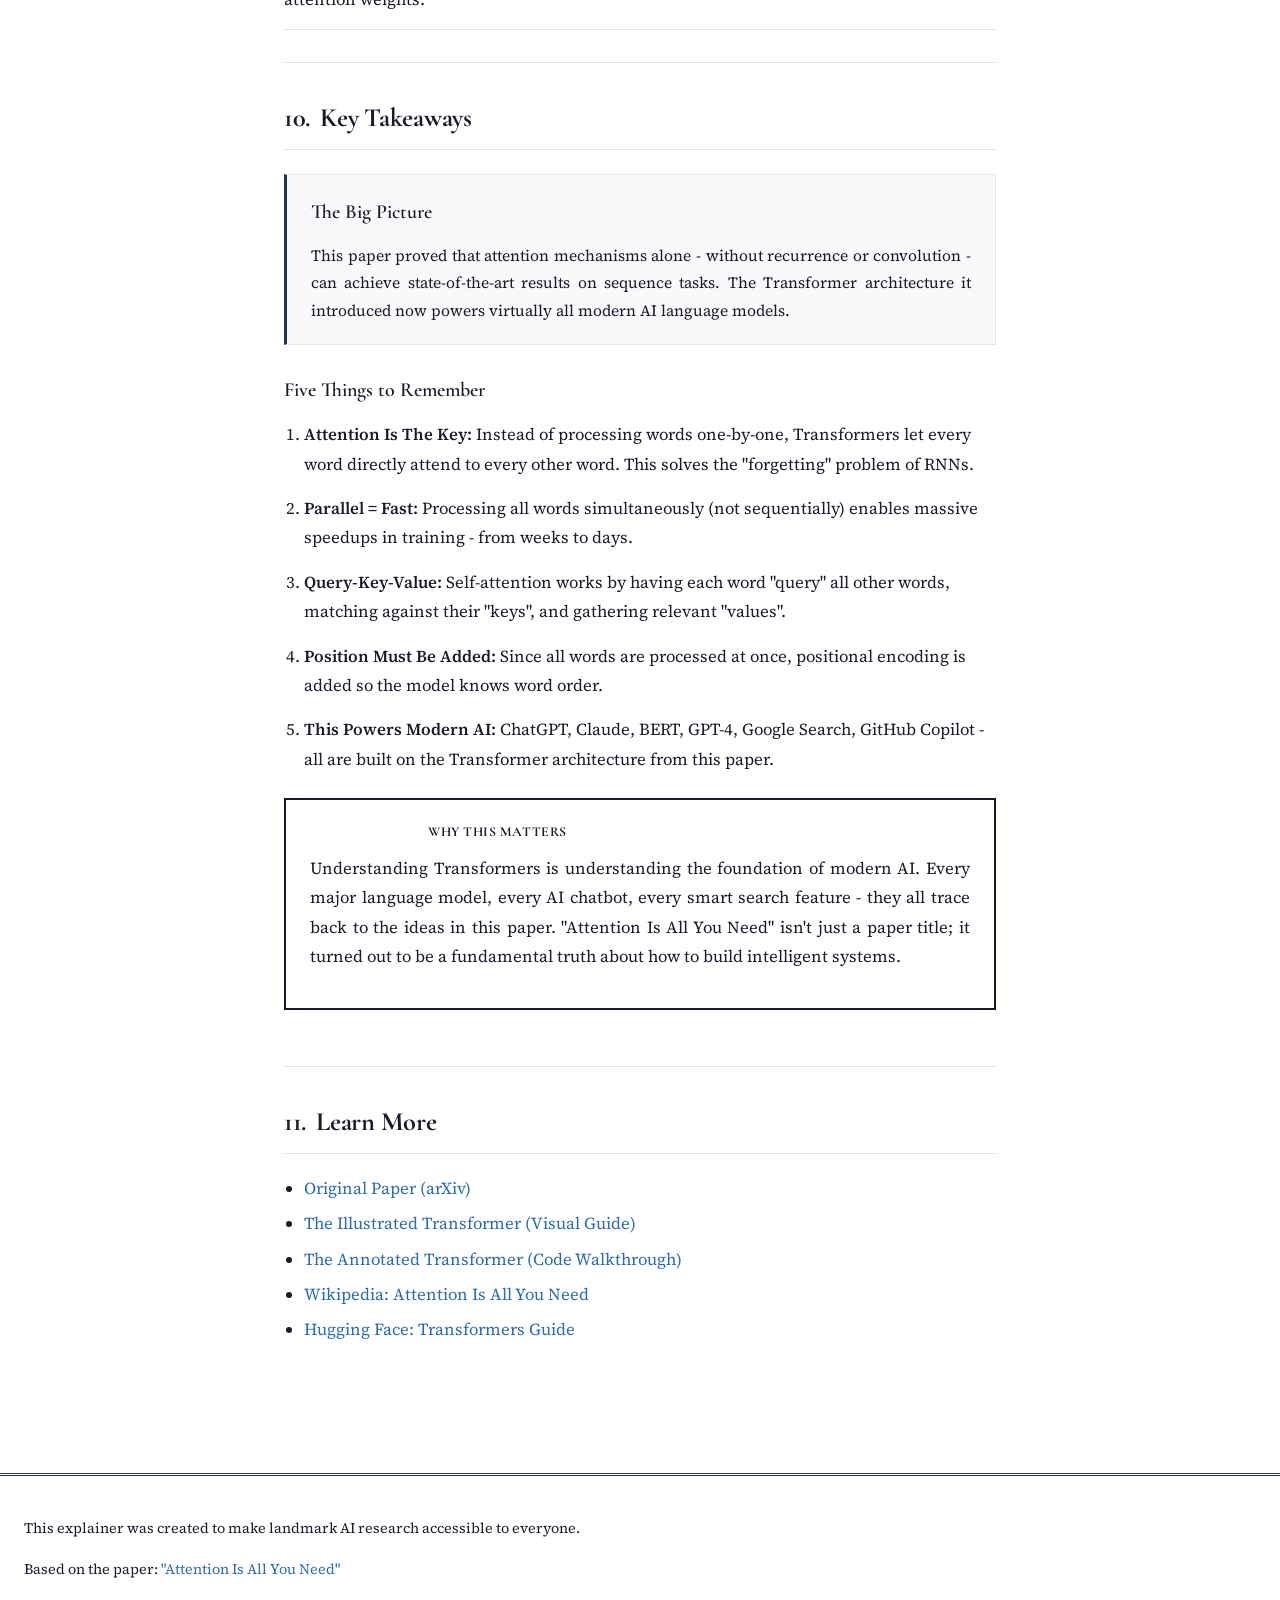
<file: Attention-Explained.html>
<!DOCTYPE html>
<html lang="en">
<head>
    <meta charset="UTF-8">
    <meta name="viewport" content="width=device-width, initial-scale=1.0">
    <title>Attention Is All You Need Explained: The Birth of Transformers</title>
    <link rel="stylesheet" href="academic-style.css">
</head>
<body>
    <header>
        <div class="legacy-badge">
            <span class="material-icons">auto_awesome</span>
            Landmark Paper (2017)
        </div>
        <h1>Attention Is All You Need</h1>
        <p class="subtitle">The Revolutionary Paper That Gave Birth to Transformers - The Foundation of ChatGPT, BERT, and Modern AI</p>
        <div class="paper-info">
            <strong>Paper:</strong> <a href="https://arxiv.org/abs/1706.03762" target="_blank">arXiv:1706.03762</a><br>
            <small>Vaswani, Shazeer, Parmar, Uszkoreit, Jones, Gomez, Kaiser, Polosukhin | Google Brain & Google Research | 2017</small>
        </div>
    </header>

    <div class="container">

        <!-- Table of Contents -->
        <section>
            <div class="toc">
                <h3>What You'll Learn</h3>
                <ul>
                    <li><a href="#why-it-matters"><span class="material-icons">star</span> Why This Paper Changed Everything</a></li>
                    <li><a href="#the-problem"><span class="material-icons">report_problem</span> The Problem with Old AI</a></li>
                    <li><a href="#attention"><span class="material-icons">visibility</span> What is Attention?</a></li>
                    <li><a href="#transformer"><span class="material-icons">hub</span> The Transformer Architecture</a></li>
                    <li><a href="#self-attention"><span class="material-icons">psychology</span> Self-Attention Deep Dive</a></li>
                    <li><a href="#positional"><span class="material-icons">format_list_numbered</span> Why Position Matters</a></li>
                    <li><a href="#results"><span class="material-icons">trending_up</span> The Results</a></li>
                    <li><a href="#legacy"><span class="material-icons">history</span> The Legacy</a></li>
                    <li><a href="#glossary"><span class="material-icons">auto_stories</span> Glossary</a></li>
                </ul>
            </div>
        </section>

        <!-- Why It Matters -->
        <section id="why-it-matters">
            <h2><span class="material-icons">star</span> Why This Paper Changed Everything</h2>

            <p>In 2017, a team of researchers at Google published a paper with a bold title: <strong>"Attention Is All You Need."</strong> It introduced the <strong>Transformer</strong> - a new way for AI to understand language that would revolutionize the entire field.</p>

            <div class="highlight-box">
                <strong>The Big Claim:</strong> You don't need complex, slow neural networks to understand language. A simpler mechanism called "attention" is all you need - and it's faster AND better.
            </div>

            <h3>What Came From This Paper?</h3>

            <div class="impact-list">
                <div class="impact-item">
                    <span class="material-icons">chat</span>
                    <div><strong>ChatGPT</strong><br><small>GPT-4, Claude, etc.</small></div>
                </div>
                <div class="impact-item">
                    <span class="material-icons">translate</span>
                    <div><strong>Google Translate</strong><br><small>Modern version</small></div>
                </div>
                <div class="impact-item">
                    <span class="material-icons">image</span>
                    <div><strong>DALL-E, Midjourney</strong><br><small>Image generation</small></div>
                </div>
                <div class="impact-item">
                    <span class="material-icons">search</span>
                    <div><strong>Google Search</strong><br><small>BERT-powered</small></div>
                </div>
                <div class="impact-item">
                    <span class="material-icons">code</span>
                    <div><strong>GitHub Copilot</strong><br><small>Code completion</small></div>
                </div>
                <div class="impact-item">
                    <span class="material-icons">smart_toy</span>
                    <div><strong>Every Modern LLM</strong><br><small>All use Transformers</small></div>
                </div>
            </div>

            <div class="key-insight">
                <div class="key-insight-title"><span class="material-icons">vpn_key</span> Key Insight</div>
                <p>The Transformer architecture from this paper is the foundation of virtually ALL modern AI language models. When you use ChatGPT, ask Google a question, or use any AI writing tool - you're using technology born from this paper.</p>
            </div>
        </section>

        <!-- The Problem -->
        <section id="the-problem">
            <h2><span class="material-icons">report_problem</span> The Problem with Old AI</h2>

            <p>Before Transformers, AI used something called <strong>Recurrent Neural Networks (RNNs)</strong> and their variants like <strong>LSTMs</strong> to understand language. These had serious problems:</p>

            <div class="analogy">
                <div class="analogy-title"><span class="material-icons">lightbulb</span> Reading a Book Analogy</div>
                <p><strong>RNNs (Old Way):</strong> Like reading a book where you can only remember what you just read. By the time you reach the end of a long sentence, you've forgotten the beginning. You also have to read word-by-word - no skipping ahead!</p>
                <p><strong>Transformers (New Way):</strong> Like reading a book with perfect memory and the ability to see all words at once. You can instantly connect "she" at the end of a paragraph to "Mary" at the beginning.</p>
            </div>

            <div class="comparison-grid">
                <div class="comparison-card old">
                    <h4><span class="material-icons">cancel</span> RNNs / LSTMs (Before)</h4>
                    <ul>
                        <li><strong>Sequential:</strong> Must read word-by-word, in order</li>
                        <li><strong>Slow:</strong> Can't process words in parallel</li>
                        <li><strong>Forgetful:</strong> Struggles with long sentences</li>
                        <li><strong>Training:</strong> Weeks or months to train</li>
                        <li><strong>Long-range:</strong> Hard to connect distant words</li>
                    </ul>
                </div>
                <div class="comparison-card new">
                    <h4><span class="material-icons">check_circle</span> Transformers (After)</h4>
                    <ul>
                        <li><strong>Parallel:</strong> Processes all words at once</li>
                        <li><strong>Fast:</strong> Massive speedup in training</li>
                        <li><strong>Perfect memory:</strong> Equal access to all words</li>
                        <li><strong>Training:</strong> Hours or days</li>
                        <li><strong>Long-range:</strong> Easy connections across any distance</li>
                    </ul>
                </div>
            </div>

            <h3>The Sequential Bottleneck</h3>

            <p>Imagine you're translating a long sentence. With RNNs:</p>

            <div class="timeline">
                <div class="timeline-item">
                    <h4>Step 1: Read "The"</h4>
                    <p>Process and remember it. Wait for step 2.</p>
                </div>
                <div class="timeline-item">
                    <h4>Step 2: Read "cat"</h4>
                    <p>Process it, try to remember "The". Wait for step 3.</p>
                </div>
                <div class="timeline-item">
                    <h4>Step 3: Read "sat"</h4>
                    <p>Process it, memory of "The" is fading... continue waiting.</p>
                </div>
                <div class="timeline-item">
                    <h4>Step N: Read the 50th word</h4>
                    <p>Memory of early words is nearly gone. Training is extremely slow because each step must wait for the previous one.</p>
                </div>
            </div>

            <p><strong>The researchers asked:</strong> What if we could process all words simultaneously and let each word "look at" every other word directly?</p>
        </section>

        <!-- What is Attention -->
        <section id="attention">
            <h2><span class="material-icons">visibility</span> What is Attention?</h2>

            <p><strong>Attention</strong> is a mechanism that lets the AI focus on the most relevant parts of the input when processing each word. Instead of trying to remember everything equally, it learns what to pay attention to.</p>

            <div class="analogy">
                <div class="analogy-title"><span class="material-icons">lightbulb</span> Cocktail Party Analogy</div>
                <p>Imagine you're at a noisy party. Dozens of conversations are happening around you. Your brain uses "attention" to focus on the one person you're talking to while filtering out the noise. You can also shift attention when someone mentions your name across the room.</p>
                <p>AI attention works similarly - it learns to focus on the important words and ignore the less relevant ones for each task.</p>
            </div>

            <h3>Attention in Action</h3>

            <p>Consider this sentence: <em>"The animal didn't cross the street because <strong>it</strong> was too tired."</em></p>

            <div class="attention-visual">
                <p style="text-align: center; margin-bottom: 15px;"><strong>What does "it" refer to?</strong></p>
                <div class="sentence-demo">
                    <div class="word-box highlighted">The</div>
                    <div class="word-box highlighted">animal</div>
                    <div class="word-box">didn't</div>
                    <div class="word-box">cross</div>
                    <div class="word-box">the</div>
                    <div class="word-box">street</div>
                    <div class="word-box">because</div>
                    <div class="word-box focus">it</div>
                    <div class="word-box">was</div>
                    <div class="word-box">too</div>
                    <div class="word-box highlighted">tired</div>
                </div>
                <p style="text-align: center; color: var(--text-secondary); margin-top: 15px;">
                    <em>When processing "it", attention looks at all words and determines "animal" is most relevant (animals get tired, streets don't)</em>
                </p>
            </div>

            <p>Now consider: <em>"The animal didn't cross the street because <strong>it</strong> was too wide."</em></p>

            <p>Here, "it" refers to "street" (streets are wide, animals aren't). The attention mechanism learns to make these connections automatically!</p>

            <div class="highlight-box success">
                <strong>The Magic:</strong> Attention doesn't just look at nearby words - it can connect ANY two words in a sentence, no matter how far apart they are. This solves the "forgetting" problem of RNNs.
            </div>
        </section>

        <!-- The Transformer -->
        <section id="transformer">
            <h2><span class="material-icons">hub</span> The Transformer Architecture</h2>

            <p>The Transformer has two main parts: an <strong>Encoder</strong> and a <strong>Decoder</strong>. Think of it like a translation system:</p>

            <div class="encoder-decoder-visual">
                <div class="enc-dec-box encoder">
                    <h4><span class="material-icons">input</span> Encoder</h4>
                    <p>Reads and understands the input</p>
                    <div class="layer-stack">
                        <div class="layer">Self-Attention</div>
                        <div class="layer">Feed Forward</div>
                        <div class="layer" style="opacity: 0.7;">... (x6 layers)</div>
                    </div>
                </div>
                <div class="middle-arrow">
                    <span class="material-icons">arrow_forward</span>
                </div>
                <div class="enc-dec-box decoder">
                    <h4><span class="material-icons">output</span> Decoder</h4>
                    <p>Generates the output</p>
                    <div class="layer-stack">
                        <div class="layer">Masked Self-Attention</div>
                        <div class="layer">Cross-Attention</div>
                        <div class="layer">Feed Forward</div>
                        <div class="layer" style="opacity: 0.7;">... (x6 layers)</div>
                    </div>
                </div>
            </div>

            <div class="analogy">
                <div class="analogy-title"><span class="material-icons">translate</span> Translation Analogy</div>
                <p><strong>Encoder:</strong> Like a person who reads and fully understands a French sentence. They create a rich mental representation of the meaning.</p>
                <p><strong>Decoder:</strong> Like that same person now expressing that meaning in English, one word at a time, while constantly referring back to their understanding of the French original.</p>
            </div>

            <h3>The Building Blocks</h3>

            <div class="concept-grid">
                <div class="concept-card">
                    <div class="concept-icon"><span class="material-icons">visibility</span></div>
                    <h4>Self-Attention</h4>
                    <p>Each word looks at all other words to understand context. The core innovation of the paper.</p>
                </div>

                <div class="concept-card">
                    <div class="concept-icon"><span class="material-icons">view_module</span></div>
                    <h4>Multi-Head Attention</h4>
                    <p>Run attention multiple times in parallel, each focusing on different aspects (grammar, meaning, etc.).</p>
                </div>

                <div class="concept-card">
                    <div class="concept-icon"><span class="material-icons">format_list_numbered</span></div>
                    <h4>Positional Encoding</h4>
                    <p>Since words are processed in parallel, we add position information so the model knows word order.</p>
                </div>

                <div class="concept-card">
                    <div class="concept-icon"><span class="material-icons">layers</span></div>
                    <h4>Feed-Forward Networks</h4>
                    <p>After attention, each word passes through the same neural network independently.</p>
                </div>
            </div>

            <h3>Data Flow Overview</h3>

            <div class="architecture-diagram">
                <div class="flow-container">
                    <div class="flow-box input">
                        <span class="material-icons">text_fields</span>
                        Input Words
                    </div>
                    <span class="arrow"><span class="material-icons">arrow_forward</span></span>
                    <div class="flow-box process">
                        <span class="material-icons">add_circle</span>
                        + Position
                    </div>
                    <span class="arrow"><span class="material-icons">arrow_forward</span></span>
                    <div class="flow-box process">
                        <span class="material-icons">visibility</span>
                        Attention
                    </div>
                    <span class="arrow"><span class="material-icons">arrow_forward</span></span>
                    <div class="flow-box process">
                        <span class="material-icons">psychology</span>
                        Feed Forward
                    </div>
                    <span class="arrow"><span class="material-icons">arrow_forward</span></span>
                    <div class="flow-box output">
                        <span class="material-icons">output</span>
                        Output
                    </div>
                </div>
            </div>
        </section>

        <!-- Self-Attention Deep Dive -->
        <section id="self-attention">
            <h2><span class="material-icons">psychology</span> Self-Attention: The Heart of Transformers</h2>

            <p>Self-attention is where the magic happens. For each word, it calculates how much attention to pay to every other word (including itself). This is done using three special vectors: <strong>Query</strong>, <strong>Key</strong>, and <strong>Value</strong>.</p>

            <div class="qkv-diagram">
                <div class="qkv-box query">
                    <h4>Query (Q)</h4>
                    <p><strong>"What am I looking for?"</strong></p>
                    <p style="font-size: 0.9rem; color: var(--text-secondary); margin-top: 10px;">The question a word asks to find relevant context</p>
                </div>
                <div class="qkv-box key">
                    <h4>Key (K)</h4>
                    <p><strong>"What do I contain?"</strong></p>
                    <p style="font-size: 0.9rem; color: var(--text-secondary); margin-top: 10px;">A label describing what information a word offers</p>
                </div>
                <div class="qkv-box value">
                    <h4>Value (V)</h4>
                    <p><strong>"Here's my actual content"</strong></p>
                    <p style="font-size: 0.9rem; color: var(--text-secondary); margin-top: 10px;">The actual information that gets passed along</p>
                </div>
            </div>

            <div class="analogy">
                <div class="analogy-title"><span class="material-icons">lightbulb</span> Library Analogy</div>
                <p><strong>Query:</strong> You walk into a library looking for books about "cooking" (your query).</p>
                <p><strong>Key:</strong> Each book has labels/tags describing its content - "recipes", "history", "science".</p>
                <p><strong>Value:</strong> The actual content inside each book.</p>
                <p><strong>Attention:</strong> You compare your query ("cooking") with all book labels (keys). Books with labels like "recipes" get high attention. Then you read (use the values of) the most relevant books.</p>
            </div>

            <h3>How Self-Attention Works (Step by Step)</h3>

            <div class="timeline">
                <div class="timeline-item">
                    <h4>Step 1: Create Q, K, V Vectors</h4>
                    <p>Each word is transformed into three vectors (Query, Key, Value) using learned weights. These are just different mathematical representations of the same word.</p>
                </div>
                <div class="timeline-item">
                    <h4>Step 2: Calculate Attention Scores</h4>
                    <p>For each word, multiply its Query with every word's Key. This produces a score showing how relevant each word is. High score = pay more attention.</p>
                </div>
                <div class="timeline-item">
                    <h4>Step 3: Normalize with Softmax</h4>
                    <p>Convert scores to probabilities (all add up to 1). This tells us what percentage of attention to give each word.</p>
                </div>
                <div class="timeline-item">
                    <h4>Step 4: Weighted Sum of Values</h4>
                    <p>Multiply each word's Value by its attention weight and sum them up. The result is a new representation that incorporates context from all relevant words.</p>
                </div>
            </div>

            <h3>Multi-Head Attention</h3>

            <p>Instead of doing attention once, the Transformer does it <strong>8 times in parallel</strong> (8 "heads"). Each head can learn to focus on different things:</p>

            <div class="concept-grid">
                <div class="concept-card">
                    <h4>Head 1</h4>
                    <p>Might focus on grammatical relationships (subject-verb)</p>
                </div>
                <div class="concept-card">
                    <h4>Head 2</h4>
                    <p>Might focus on semantic meaning (synonyms, related concepts)</p>
                </div>
                <div class="concept-card">
                    <h4>Head 3</h4>
                    <p>Might focus on long-range dependencies</p>
                </div>
                <div class="concept-card">
                    <h4>Head 4-8</h4>
                    <p>Learn other useful patterns automatically</p>
                </div>
            </div>

            <div class="highlight-box success">
                <strong>Why Multiple Heads?</strong> Just like having multiple experts review a document - one checks grammar, another checks facts, another checks style. Together they provide a richer understanding than any single expert.
            </div>
        </section>

        <!-- Positional Encoding -->
        <section id="positional">
            <h2><span class="material-icons">format_list_numbered</span> Why Position Matters</h2>

            <p>Here's a problem: since the Transformer processes all words at once (not sequentially), it doesn't naturally know word order. But word order is crucial!</p>

            <div class="comparison-grid">
                <div class="comparison-card old">
                    <h4><span class="material-icons">shuffle</span> Same words, different meaning</h4>
                    <p>"The dog bit the man"</p>
                    <p style="font-size: 0.9rem; color: var(--text-secondary);">vs.</p>
                    <p>"The man bit the dog"</p>
                </div>
                <div class="comparison-card new">
                    <h4><span class="material-icons">priority_high</span> Order changes everything!</h4>
                    <p>Who is doing the biting?</p>
                    <p>Who is getting bitten?</p>
                    <p>Same words = totally different meaning</p>
                </div>
            </div>

            <h3>The Solution: Positional Encoding</h3>

            <p>The researchers add a special "position signal" to each word. It's like giving each word a unique address based on where it appears in the sentence.</p>

            <div class="analogy">
                <div class="analogy-title"><span class="material-icons">lightbulb</span> Numbered Seats Analogy</div>
                <p>Imagine a classroom where students can talk to anyone freely (parallel processing). Without assigned seats, you couldn't say "the student in the third row" because there are no rows!</p>
                <p><strong>Positional encoding</strong> is like giving each student a numbered badge. Now everyone knows who's first, second, third, etc., even though they can all interact at the same time.</p>
            </div>

            <p>The paper uses <strong>sine and cosine functions</strong> to create these position signals. Why? Because:</p>

            <ul style="padding-left: 20px; margin: 15px 0;">
                <li><span class="material-icons" style="font-size: 1rem; vertical-align: middle;">check_circle</span> Each position gets a unique pattern</li>
                <li><span class="material-icons" style="font-size: 1rem; vertical-align: middle;">check_circle</span> The model can easily learn relative distances ("3 positions apart")</li>
                <li><span class="material-icons" style="font-size: 1rem; vertical-align: middle;">check_circle</span> It works for sentences longer than any seen in training</li>
            </ul>

            <div class="highlight-box">
                <strong>How it works:</strong> The positional encoding is simply <em>added</em> to the word embedding. So each word's representation = its meaning + its position.
            </div>
        </section>

        <!-- Results -->
        <section id="results">
            <h2><span class="material-icons">trending_up</span> The Results: Faster AND Better</h2>

            <p>The Transformer didn't just match existing models - it crushed them, while training much faster:</p>

            <div class="stats-grid">
                <div class="stat-card">
                    <div class="number">28.4</div>
                    <div class="label">BLEU Score (EN→DE)</div>
                </div>
                <div class="stat-card">
                    <div class="number">41.8</div>
                    <div class="label">BLEU Score (EN→FR)</div>
                </div>
                <div class="stat-card">
                    <div class="number">3.5</div>
                    <div class="label">Days to Train</div>
                </div>
                <div class="stat-card">
                    <div class="number">+2.0</div>
                    <div class="label">BLEU Over Previous Best</div>
                </div>
            </div>

            <h3>What These Numbers Mean</h3>

            <div class="glossary-term">
                <strong>BLEU Score</strong><br>
                A measure of translation quality (0-100). Higher is better. Getting 28.4 on English-to-German was state-of-the-art. The previous best (using RNNs) was around 26.
            </div>

            <div class="comparison-grid">
                <div class="comparison-card old">
                    <h4><span class="material-icons">schedule</span> Previous State-of-the-Art</h4>
                    <ul>
                        <li>Google's GNMT: 9 months to develop</li>
                        <li>Large LSTM ensembles</li>
                        <li>Weeks of training time</li>
                        <li>~26 BLEU on EN→DE</li>
                    </ul>
                </div>
                <div class="comparison-card new">
                    <h4><span class="material-icons">bolt</span> Transformer</h4>
                    <ul>
                        <li>Simpler architecture</li>
                        <li>Single model (no ensemble needed)</li>
                        <li>3.5 days training on 8 GPUs</li>
                        <li>28.4 BLEU on EN→DE (+2 points!)</li>
                    </ul>
                </div>
            </div>

            <div class="key-insight">
                <div class="key-insight-title"><span class="material-icons">emoji_events</span> The Key Achievement</div>
                <p>The Transformer trained in <strong>a fraction of the time</strong> (days vs. weeks) while achieving <strong>better results</strong>. This combination of speed and quality is what made it revolutionary - suddenly, researchers could iterate much faster and build much larger models.</p>
            </div>

            <h3>Beyond Translation</h3>

            <p>The paper also tested on English constituency parsing (understanding sentence structure) and achieved excellent results, proving Transformers work for more than just translation.</p>
        </section>

        <!-- Legacy -->
        <section id="legacy">
            <h2><span class="material-icons">history</span> The Legacy: How One Paper Changed AI</h2>

            <p>The impact of "Attention Is All You Need" cannot be overstated. It's one of the most influential papers in AI history.</p>

            <h3>Timeline of Transformer-Based Breakthroughs</h3>

            <div class="timeline">
                <div class="timeline-item">
                    <h4>2017: The Original Transformer</h4>
                    <p>This paper introduces the architecture. Initially used for translation.</p>
                </div>
                <div class="timeline-item">
                    <h4>2018: BERT (Google)</h4>
                    <p>Uses the Transformer encoder for understanding language. Revolutionizes search engines and NLP tasks.</p>
                </div>
                <div class="timeline-item">
                    <h4>2018-2020: GPT-1, GPT-2, GPT-3 (OpenAI)</h4>
                    <p>Uses the Transformer decoder for generating text. GPT-3 stuns the world with its capabilities.</p>
                </div>
                <div class="timeline-item">
                    <h4>2020: Vision Transformer (ViT)</h4>
                    <p>Applies Transformers to images. "Attention is all you need... for images too!"</p>
                </div>
                <div class="timeline-item">
                    <h4>2022: ChatGPT (OpenAI)</h4>
                    <p>Makes Transformers mainstream. Millions of users interact with Transformer-based AI daily.</p>
                </div>
                <div class="timeline-item">
                    <h4>2023-Present: GPT-4, Claude, Gemini, Llama...</h4>
                    <p>The Transformer architecture powers virtually all state-of-the-art AI systems.</p>
                </div>
            </div>

            <h3>Why Transformers Won</h3>

            <div class="concept-grid">
                <div class="concept-card">
                    <div class="concept-icon"><span class="material-icons">speed</span></div>
                    <h4>Parallelization</h4>
                    <p>Unlike RNNs, Transformers can use modern GPUs efficiently. Training scales beautifully.</p>
                </div>
                <div class="concept-card">
                    <div class="concept-icon"><span class="material-icons">all_inclusive</span></div>
                    <h4>Long-Range Dependencies</h4>
                    <p>Every word can directly attend to every other word. No information is lost over distance.</p>
                </div>
                <div class="concept-card">
                    <div class="concept-icon"><span class="material-icons">tune</span></div>
                    <h4>Scalability</h4>
                    <p>The architecture scales remarkably well. Bigger models = better results (with enough data).</p>
                </div>
                <div class="concept-card">
                    <div class="concept-icon"><span class="material-icons">extension</span></div>
                    <h4>Versatility</h4>
                    <p>Works for text, images, audio, video, code, proteins... Almost any sequential data.</p>
                </div>
            </div>

            <div class="highlight-box warning">
                <strong>Fun Fact:</strong> The paper's title "Attention Is All You Need" was somewhat provocative - it was saying you can throw away recurrence and convolutions (the dominant paradigms) and use just attention. Many were skeptical at first. History proved the authors right!
            </div>
        </section>

        <!-- Glossary -->
        <section id="glossary">
            <h2><span class="material-icons">auto_stories</span> Glossary of Terms</h2>

            <div class="glossary-term">
                <strong>Transformer</strong><br>
                The neural network architecture introduced in this paper. Uses attention mechanisms instead of recurrence. The foundation of modern AI language models.
            </div>

            <div class="glossary-term">
                <strong>Attention</strong><br>
                A mechanism that lets the model focus on relevant parts of the input. Like a spotlight that highlights important words when processing each position.
            </div>

            <div class="glossary-term">
                <strong>Self-Attention</strong><br>
                Attention where a sequence attends to itself. Each word looks at all words in the same sentence to understand context.
            </div>

            <div class="glossary-term">
                <strong>Query, Key, Value (Q, K, V)</strong><br>
                Three vectors created for each word. Query asks "what am I looking for?", Key says "what do I offer?", Value provides the actual information.
            </div>

            <div class="glossary-term">
                <strong>Multi-Head Attention</strong><br>
                Running attention multiple times in parallel (8 heads in the original paper). Each head can learn to focus on different types of relationships.
            </div>

            <div class="glossary-term">
                <strong>Positional Encoding</strong><br>
                Information added to word embeddings to indicate position in the sequence. Necessary because Transformers process all words simultaneously.
            </div>

            <div class="glossary-term">
                <strong>Encoder</strong><br>
                The part of the Transformer that reads and processes the input sequence. Creates a rich representation of the input meaning.
            </div>

            <div class="glossary-term">
                <strong>Decoder</strong><br>
                The part that generates output based on the encoder's representation. Produces one word at a time while attending to the full encoder output.
            </div>

            <div class="glossary-term">
                <strong>RNN (Recurrent Neural Network)</strong><br>
                The older architecture that processed sequences one step at a time. Replaced by Transformers due to speed and quality limitations.
            </div>

            <div class="glossary-term">
                <strong>LSTM (Long Short-Term Memory)</strong><br>
                An improved RNN that better handles long sequences. Still limited by sequential processing. Transformers outperformed these.
            </div>

            <div class="glossary-term">
                <strong>BLEU Score</strong><br>
                Bilingual Evaluation Understudy. A metric (0-100) measuring translation quality by comparing to human translations. Higher is better.
            </div>

            <div class="glossary-term">
                <strong>Softmax</strong><br>
                A function that converts a list of numbers into probabilities that sum to 1. Used to create attention weights.
            </div>
        </section>

        <!-- Key Takeaways -->
        <section>
            <h2><span class="material-icons">flag</span> Key Takeaways</h2>

            <div class="highlight-box">
                <h3 style="margin-top: 0;">The Big Picture</h3>
                <p style="margin-bottom: 0;">This paper proved that attention mechanisms alone - without recurrence or convolution - can achieve state-of-the-art results on sequence tasks. The Transformer architecture it introduced now powers virtually all modern AI language models.</p>
            </div>

            <h3>Five Things to Remember</h3>

            <ol style="padding-left: 20px;">
                <li style="margin-bottom: 15px;"><strong>Attention Is The Key:</strong> Instead of processing words one-by-one, Transformers let every word directly attend to every other word. This solves the "forgetting" problem of RNNs.</li>

                <li style="margin-bottom: 15px;"><strong>Parallel = Fast:</strong> Processing all words simultaneously (not sequentially) enables massive speedups in training - from weeks to days.</li>

                <li style="margin-bottom: 15px;"><strong>Query-Key-Value:</strong> Self-attention works by having each word "query" all other words, matching against their "keys", and gathering relevant "values".</li>

                <li style="margin-bottom: 15px;"><strong>Position Must Be Added:</strong> Since all words are processed at once, positional encoding is added so the model knows word order.</li>

                <li style="margin-bottom: 15px;"><strong>This Powers Modern AI:</strong> ChatGPT, Claude, BERT, GPT-4, Google Search, GitHub Copilot - all are built on the Transformer architecture from this paper.</li>
            </ol>

            <div class="key-insight">
                <div class="key-insight-title"><span class="material-icons">science</span> Why This Matters</div>
                <p>Understanding Transformers is understanding the foundation of modern AI. Every major language model, every AI chatbot, every smart search feature - they all trace back to the ideas in this paper. "Attention Is All You Need" isn't just a paper title; it turned out to be a fundamental truth about how to build intelligent systems.</p>
            </div>
        </section>

        <!-- Further Reading -->
        <section>
            <h2><span class="material-icons">link</span> Learn More</h2>

            <ul style="padding-left: 20px;">
                <li><a href="https://arxiv.org/abs/1706.03762" target="_blank">Original Paper (arXiv)</a></li>
                <li><a href="https://jalammar.github.io/illustrated-transformer/" target="_blank">The Illustrated Transformer (Visual Guide)</a></li>
                <li><a href="http://nlp.seas.harvard.edu/2018/04/03/attention.html" target="_blank">The Annotated Transformer (Code Walkthrough)</a></li>
                <li><a href="https://en.wikipedia.org/wiki/Attention_Is_All_You_Need" target="_blank">Wikipedia: Attention Is All You Need</a></li>
                <li><a href="https://huggingface.co/blog/Esmail-AGumaan/attention-is-all-you-need" target="_blank">Hugging Face: Transformers Guide</a></li>
            </ul>
        </section>

    </div>

    <footer>
        <p>This explainer was created to make landmark AI research accessible to everyone.</p>
        <p>Based on the paper: <a href="https://arxiv.org/abs/1706.03762" target="_blank">"Attention Is All You Need"</a></p>
        <p>Vaswani, Shazeer, Parmar, Uszkoreit, Jones, Gomez, Kaiser, Polosukhin (2017)</p>
        <p style="margin-top: 20px;"><a href="index.html">Back to All Papers</a></p>
    </footer>

</body>
</html>
</file>
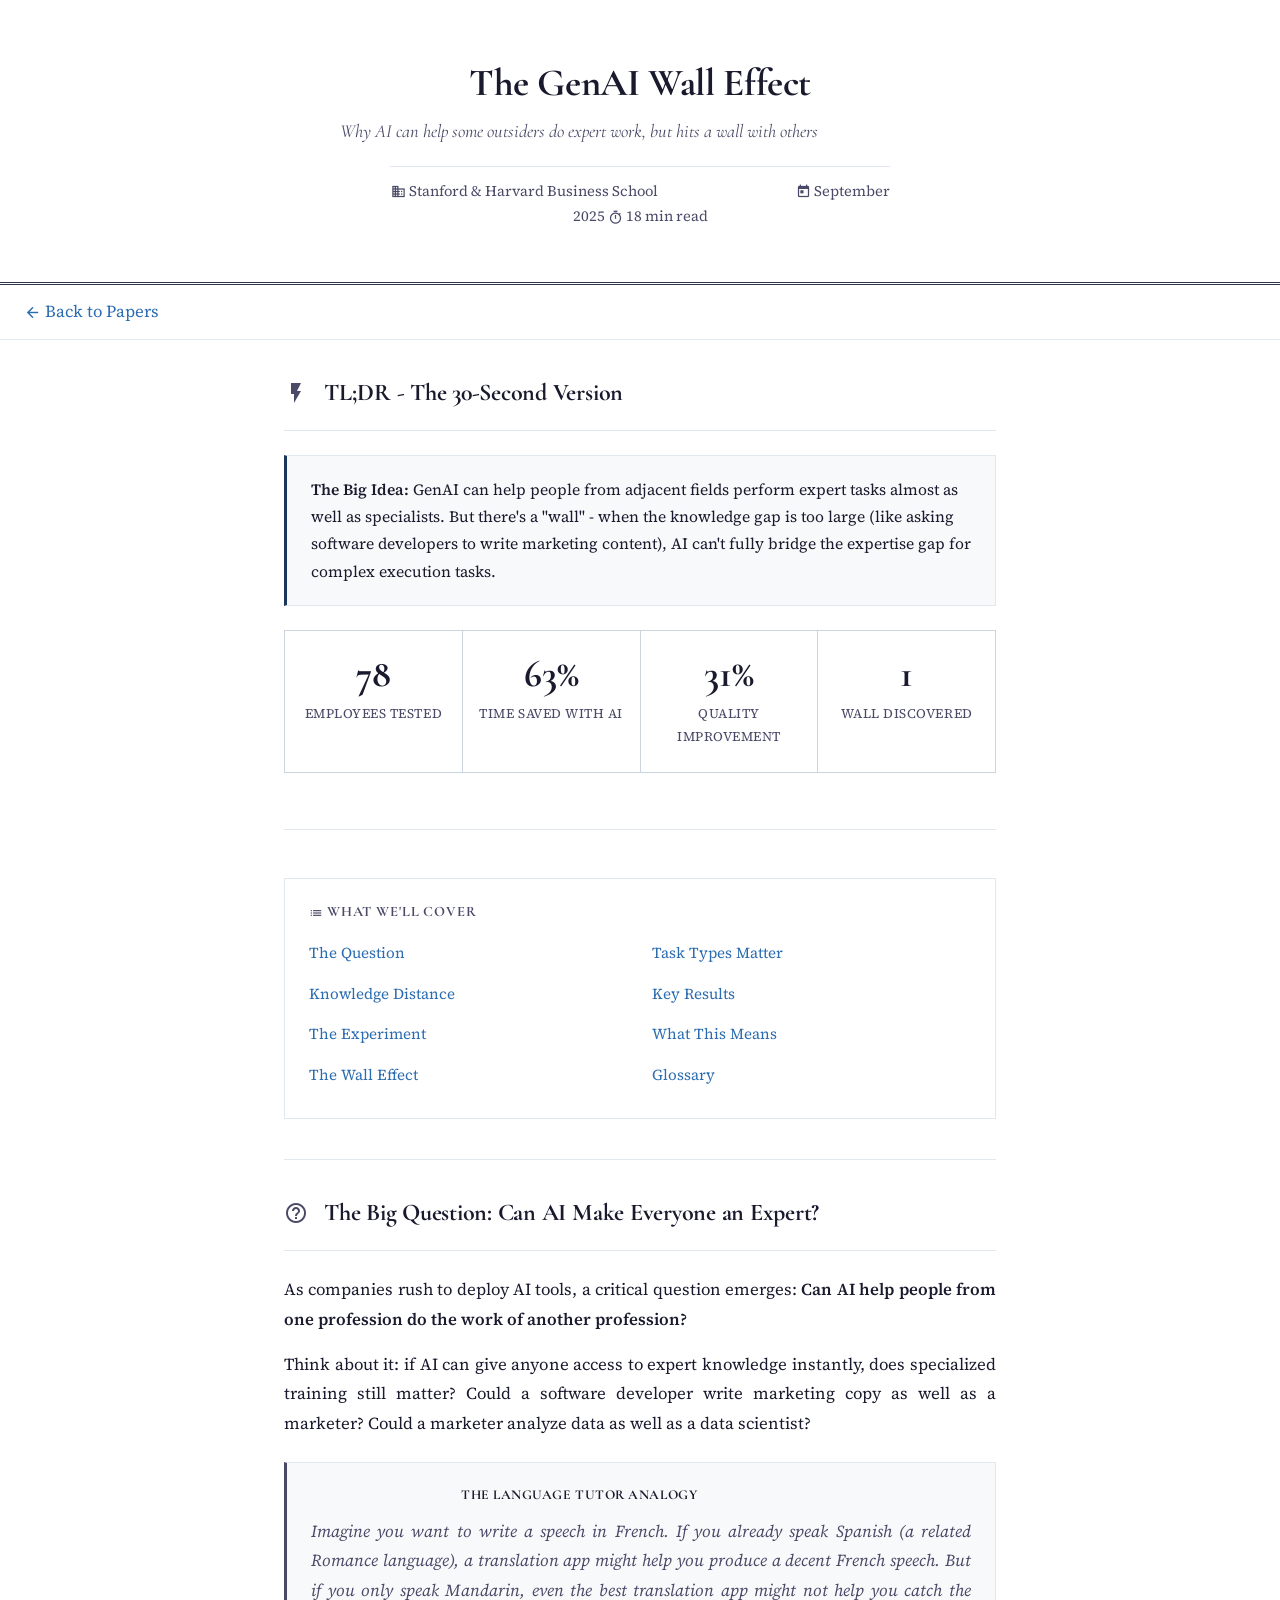
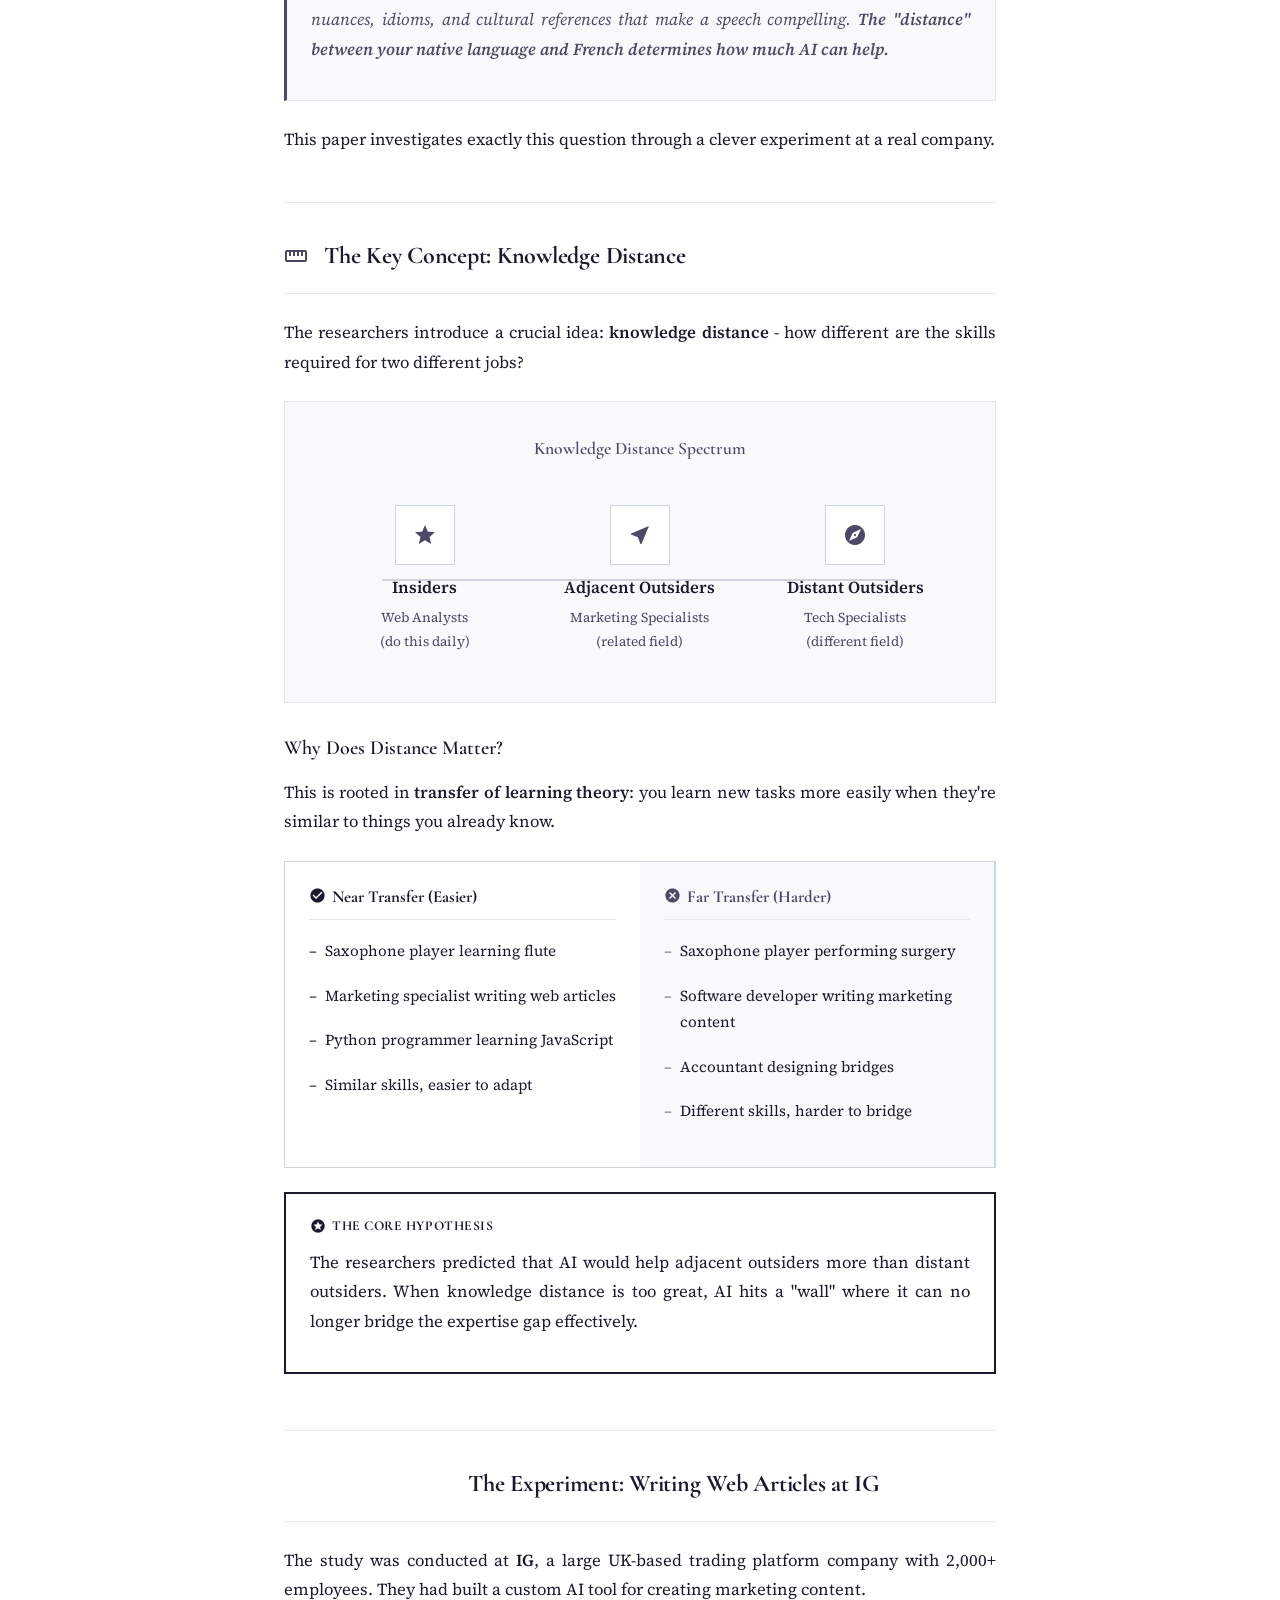
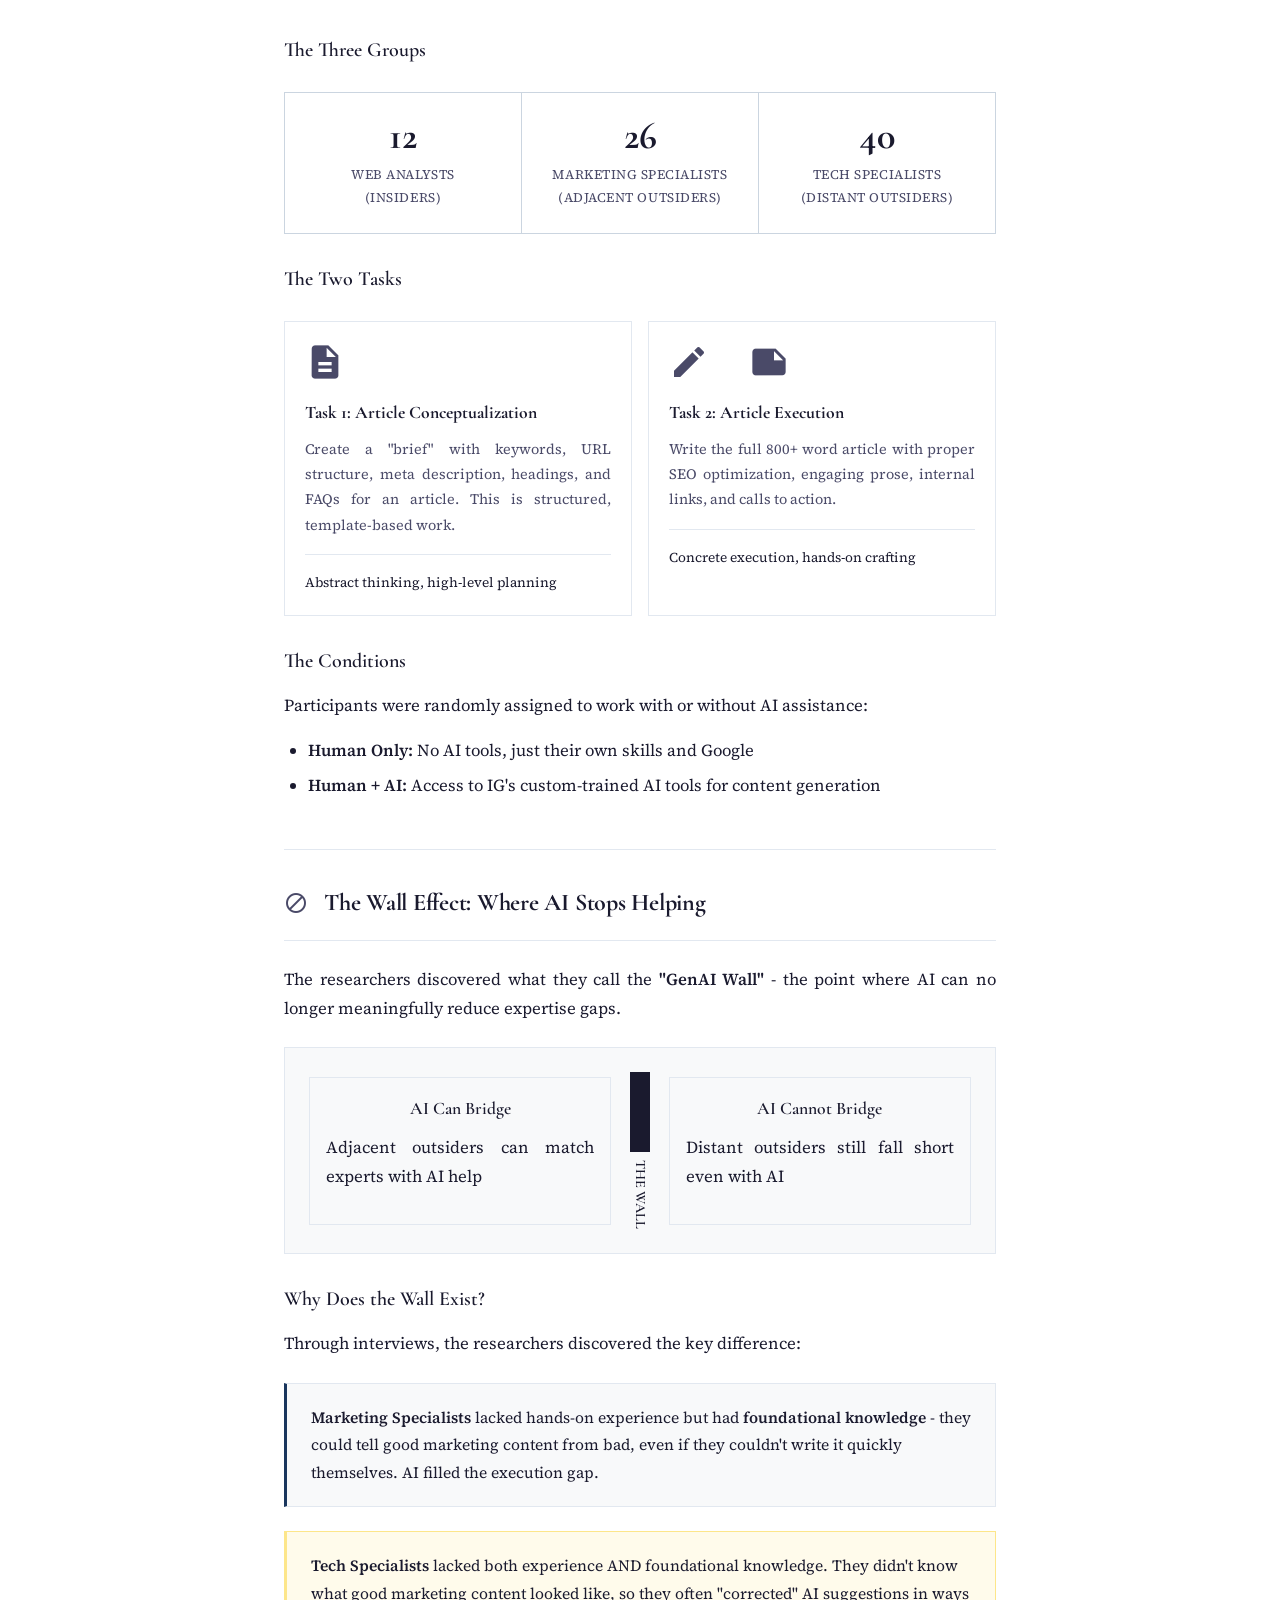
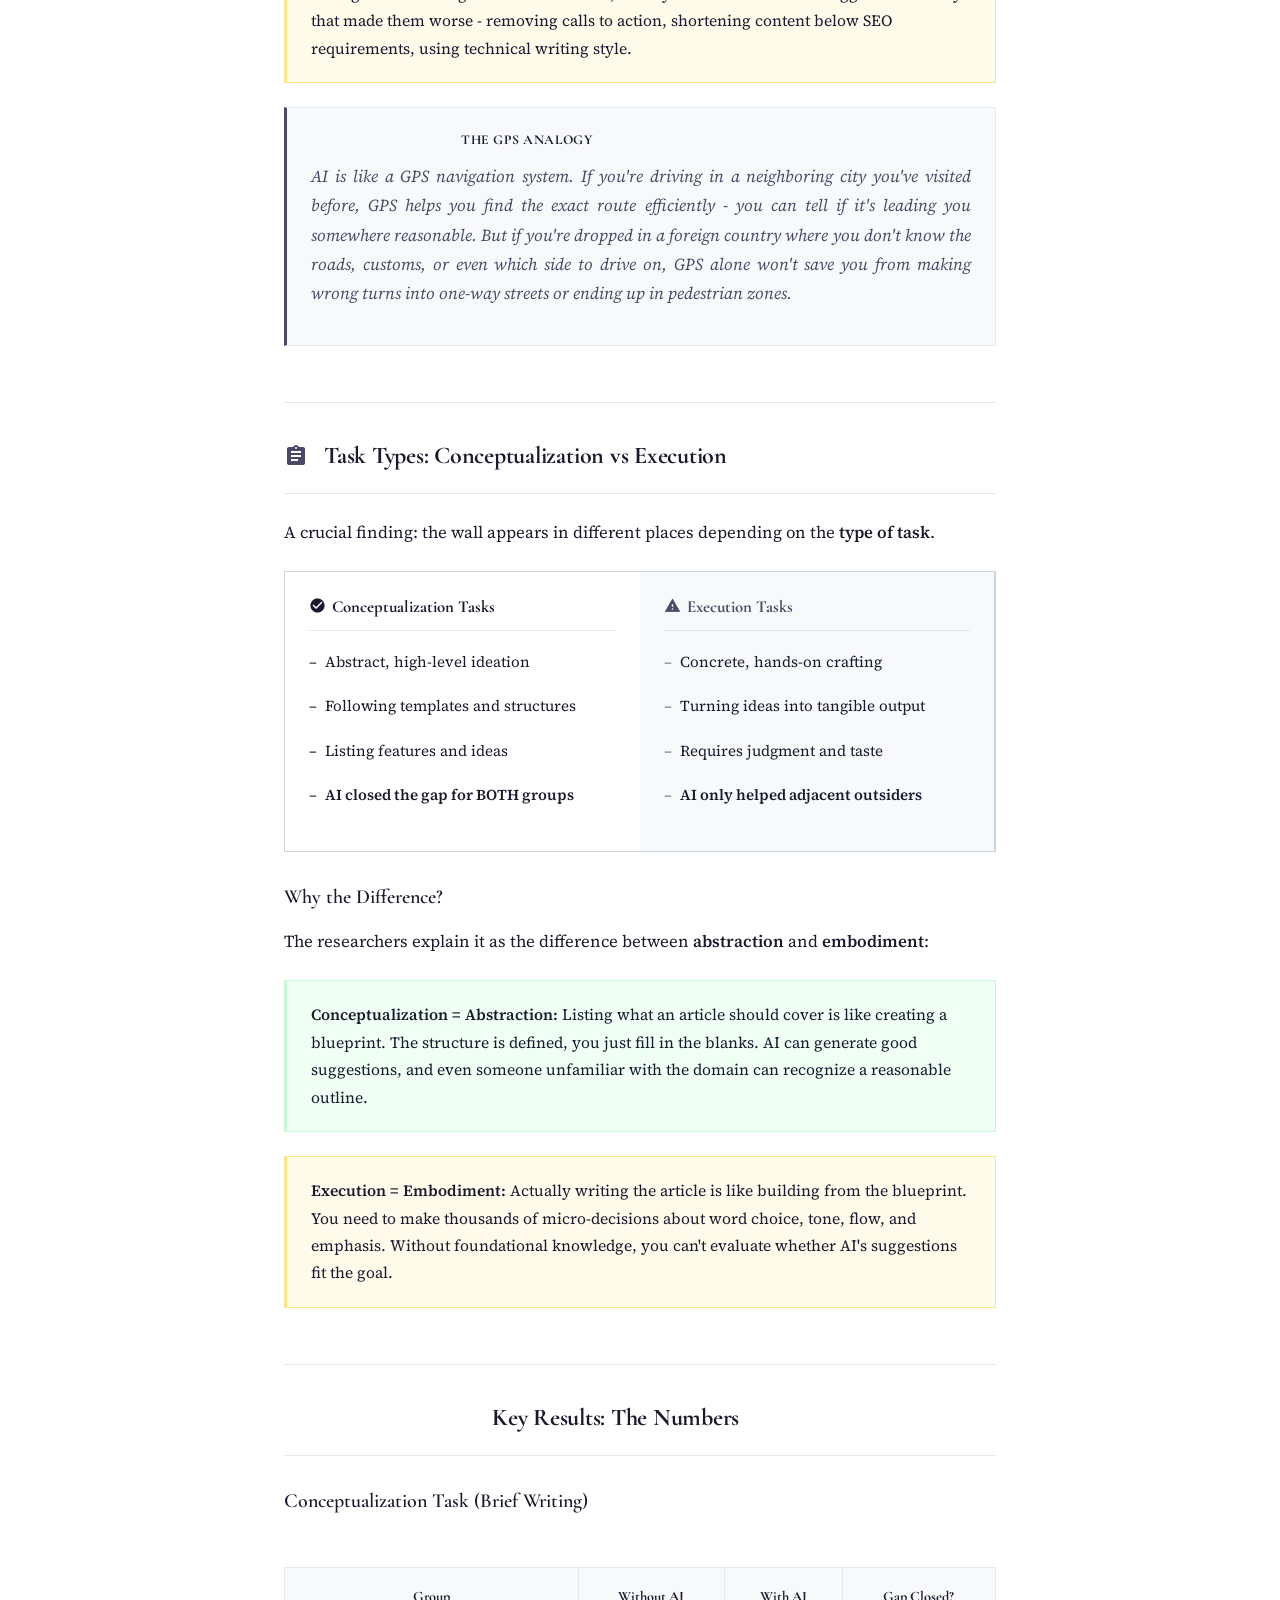
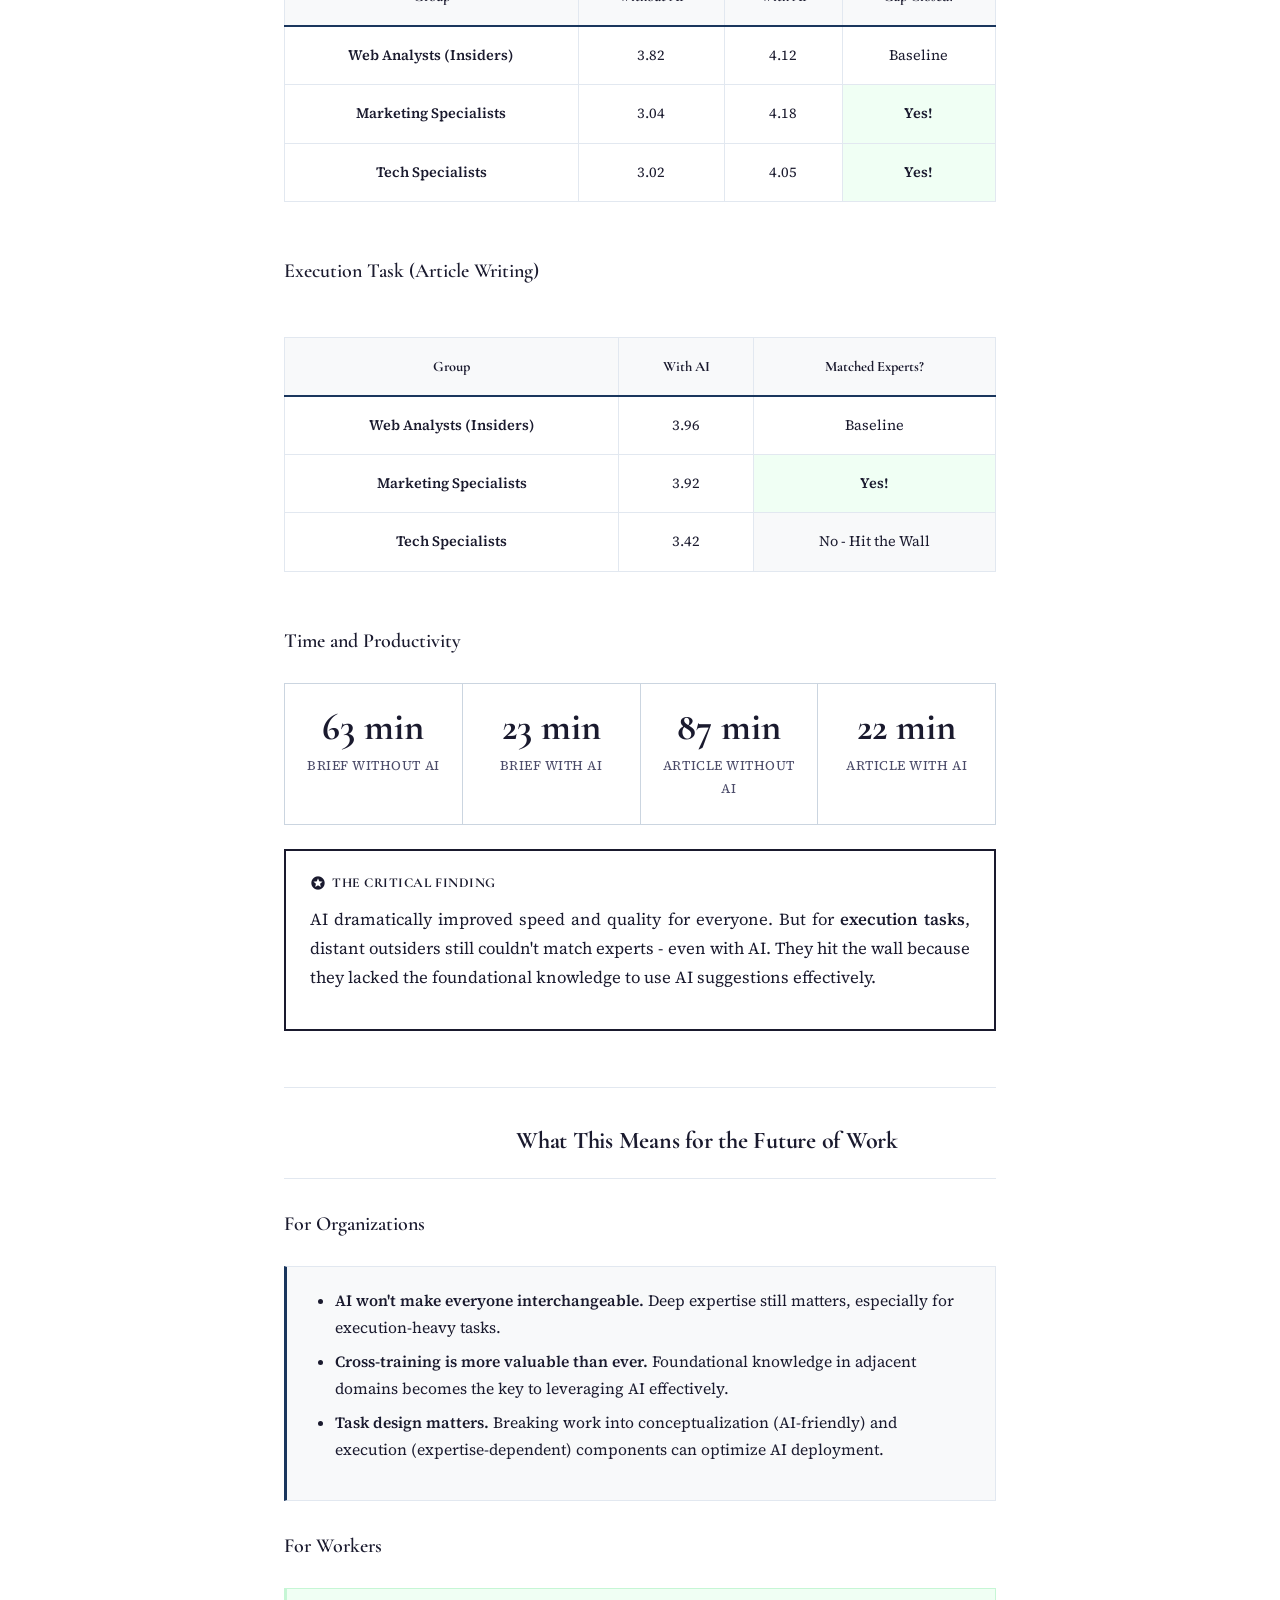
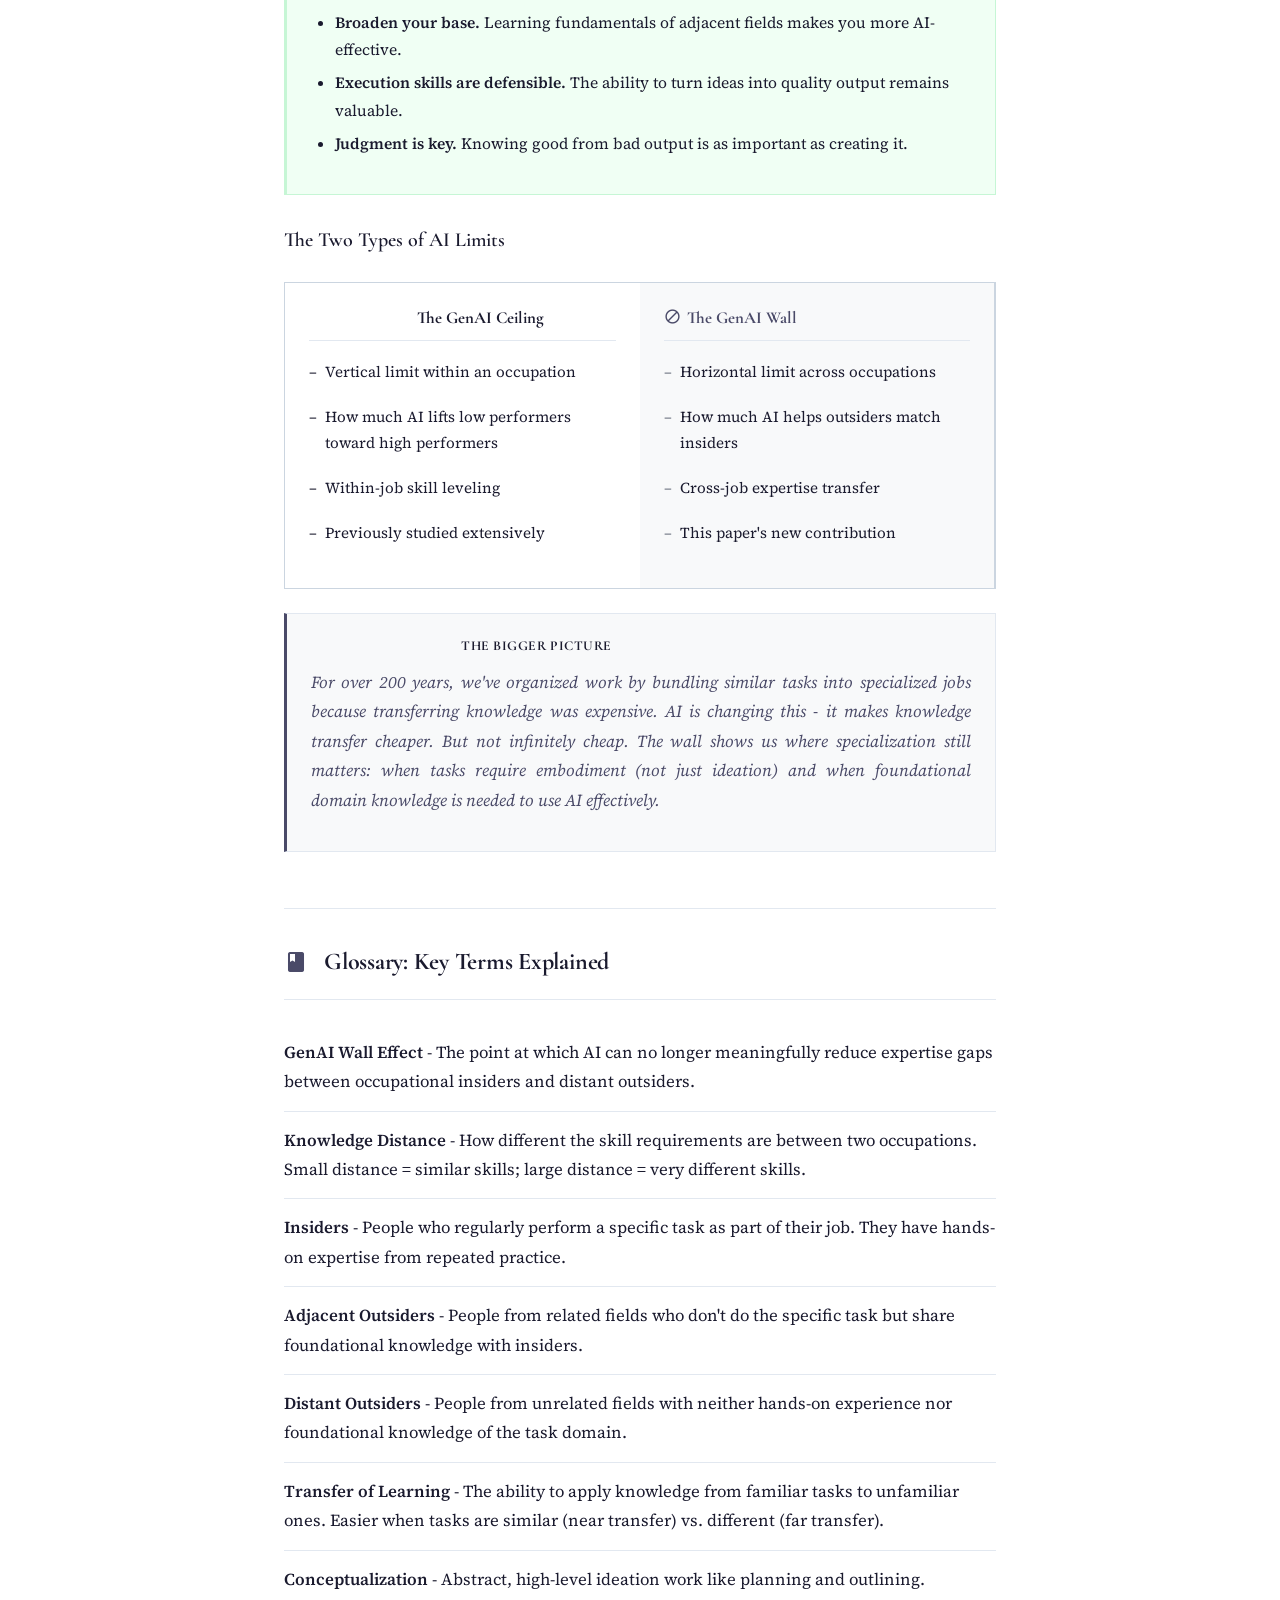
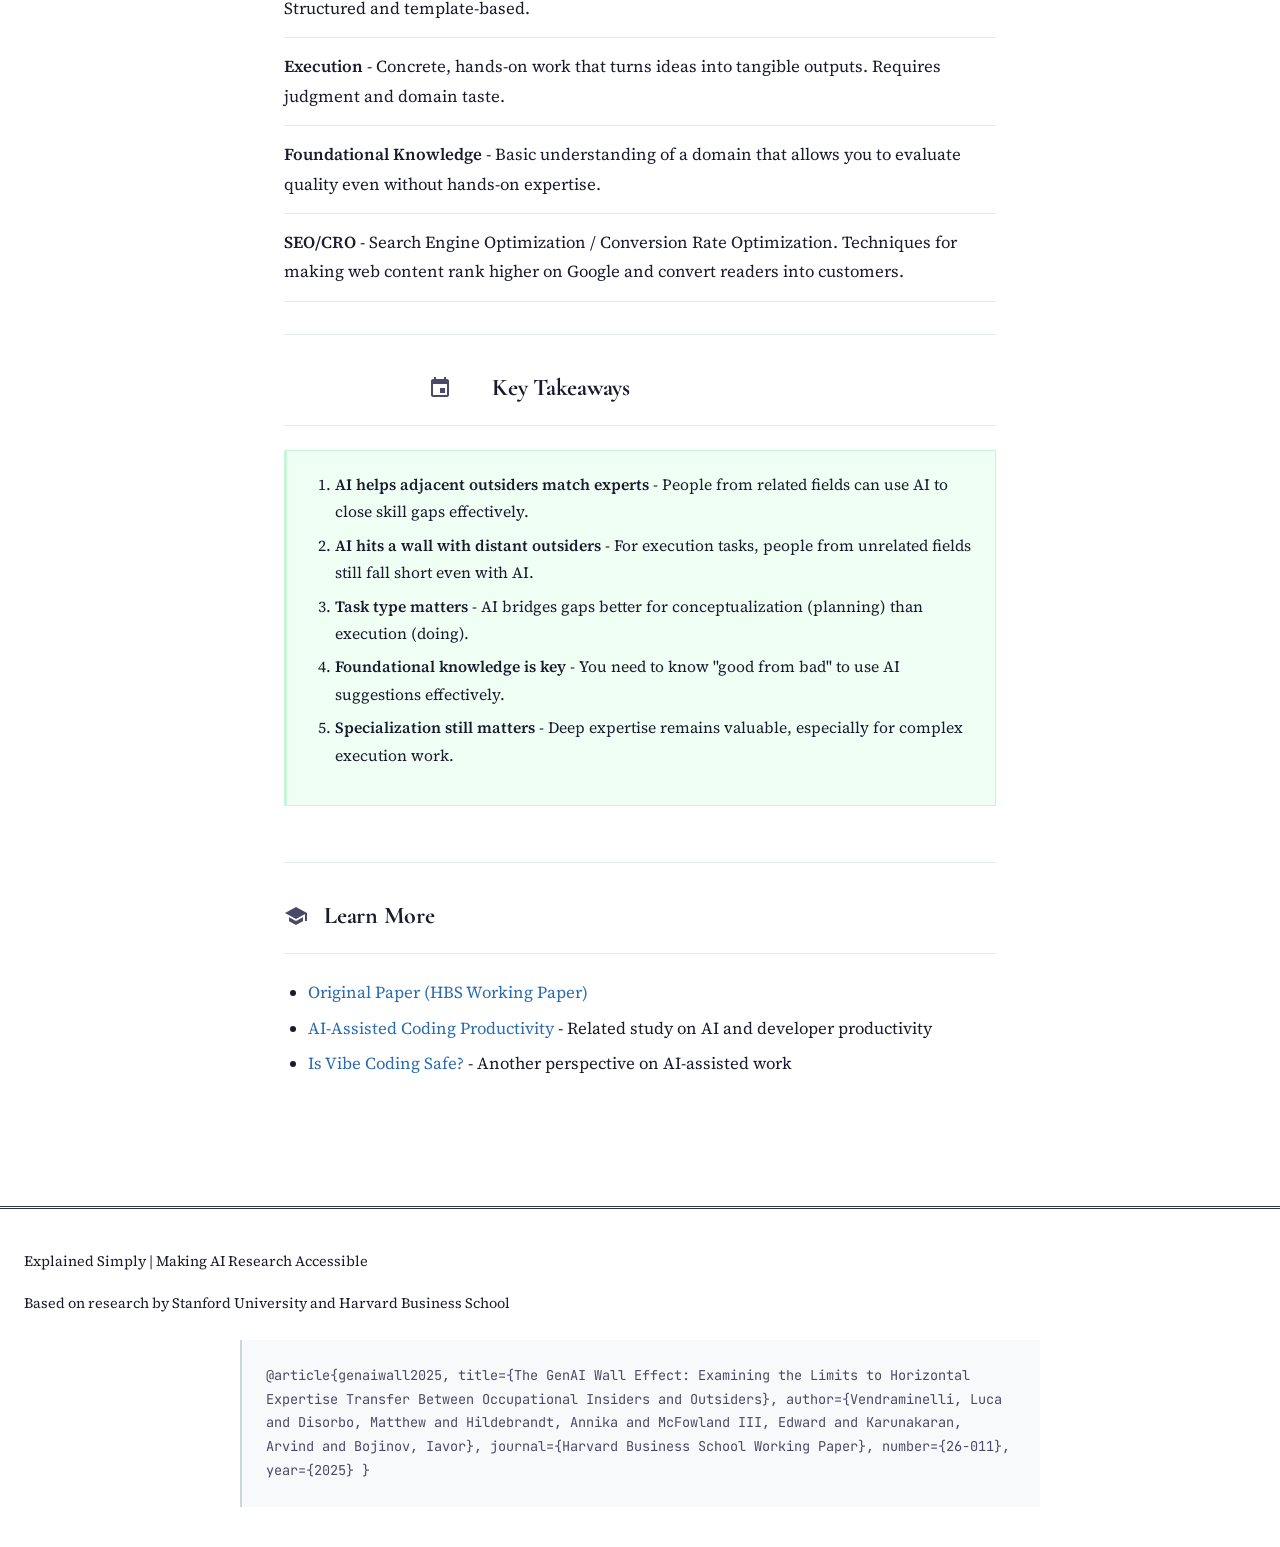
<file: GenAIWall-Explained.html>
<!DOCTYPE html>
<html lang="en">
<head>
    <meta charset="UTF-8">
    <meta name="viewport" content="width=device-width, initial-scale=1.0">
    <title>The GenAI Wall Effect - Explained Simply</title>
    <link href="https://fonts.googleapis.com/icon?family=Material+Icons" rel="stylesheet">
    <link rel="stylesheet" href="academic-style.css">
    <style>
        /* File-specific styles not covered by academic-style.css */
        .section-header {
            display: flex;
            align-items: center;
            gap: 1rem;
            margin-bottom: 1.5rem;
            padding-bottom: 1rem;
            border-bottom: 1px solid var(--border-light);
        }

        .section-header .material-icons {
            font-size: 1.5rem;
            color: var(--text-secondary);
        }

        .section-header h2 {
            font-size: 1.5rem;
            border-bottom: none;
            padding-bottom: 0;
            margin-bottom: 0;
        }

        .section-header h2::before {
            display: none;
        }

        .distance-diagram {
            background: var(--bg-aside);
            color: var(--text-primary);
            padding: 2rem;
            margin: 24px 0;
            border: 1px solid var(--border-light);
        }

        .distance-diagram h4 {
            text-align: center;
            margin-bottom: 1.5rem;
            color: var(--text-secondary);
        }

        .distance-track {
            display: flex;
            align-items: center;
            justify-content: space-between;
            position: relative;
            padding: 1rem 0;
        }

        .distance-track::before {
            content: '';
            position: absolute;
            top: 50%;
            left: 10%;
            right: 10%;
            height: 2px;
            background: var(--border-medium);
        }

        .distance-point {
            text-align: center;
            z-index: 1;
            flex: 1;
        }

        .distance-point .icon {
            width: 60px;
            height: 60px;
            display: flex;
            align-items: center;
            justify-content: center;
            margin: 0 auto 0.5rem;
            font-size: 1.5rem;
            border: 1px solid var(--border-medium);
            background: var(--bg-page);
            color: var(--text-secondary);
        }

        .distance-point .label {
            font-size: 0.85rem;
            color: var(--text-secondary);
        }

        .distance-point .title {
            font-weight: 600;
            margin-bottom: 0.25rem;
            color: var(--text-primary);
        }

        .wall-viz {
            display: grid;
            grid-template-columns: 1fr auto 1fr;
            gap: 1rem;
            align-items: center;
            margin: 24px 0;
            padding: 1.5rem;
            background: var(--bg-aside);
            border: 1px solid var(--border-light);
        }

        .wall-side {
            padding: 1rem;
            text-align: center;
            border: 1px solid var(--border-light);
        }

        .wall-side h4,
        .wall-side p {
            color: var(--text-primary);
        }

        .wall-barrier {
            display: flex;
            flex-direction: column;
            align-items: center;
            gap: 0.5rem;
        }

        .wall-barrier .bricks {
            width: 20px;
            height: 80px;
            background: var(--text-primary);
        }

        .wall-barrier .label {
            writing-mode: vertical-rl;
            text-orientation: mixed;
            font-weight: 600;
            color: var(--text-primary);
            font-size: 0.9rem;
            font-family: var(--font-heading);
        }

        .task-grid {
            display: grid;
            grid-template-columns: repeat(auto-fit, minmax(280px, 1fr));
            gap: 16px;
            margin: 24px 0;
        }

        .task-card {
            border: 1px solid var(--border-light);
            padding: 20px;
        }

        .task-card .icon {
            font-size: 2.5rem;
            color: var(--text-secondary);
            margin-bottom: 1rem;
        }

        .task-card h4 {
            color: var(--text-primary);
            margin-bottom: 0.5rem;
            font-family: var(--font-heading);
            font-weight: 700;
        }

        .task-card p {
            font-size: 0.9rem;
            color: var(--text-secondary);
            margin: 0;
        }

        .task-card .result {
            margin-top: 1rem;
            padding-top: 1rem;
            border-top: 1px solid var(--border-light);
            font-size: 0.85rem;
        }

        .results-matrix {
            overflow-x: auto;
            margin: 24px 0;
        }

        .results-matrix table {
            width: 100%;
            border-collapse: collapse;
            font-size: 0.9rem;
        }

        .results-matrix th,
        .results-matrix td {
            padding: 1rem;
            text-align: center;
            border: 1px solid var(--border-light);
        }

        .results-matrix th {
            background: var(--bg-aside);
            font-weight: 700;
            font-family: var(--font-heading);
            border-bottom: 2px solid var(--border-dark);
            color: var(--text-primary);
        }

        .results-matrix td.success {
            background: #f0fff4;
            font-weight: 600;
        }

        .results-matrix td.fail {
            background: var(--bg-aside);
        }

        .results-matrix td.neutral {
            background: var(--bg-page);
        }

        .citation {
            font-style: normal;
            color: var(--text-secondary);
            border-left: 2px solid var(--border-medium);
            padding: 1.5rem;
            max-width: 800px;
            margin: 1.5rem auto 0;
            font-family: var(--font-mono);
            font-size: 0.85rem;
            text-align: left;
            background: var(--bg-aside);
        }

        @media (max-width: 768px) {
            .distance-track {
                flex-direction: column;
                gap: 2rem;
            }

            .distance-track::before {
                top: 10%;
                bottom: 10%;
                left: 50%;
                right: auto;
                width: 2px;
                height: auto;
                background: var(--border-medium);
            }

            .wall-viz {
                grid-template-columns: 1fr;
                gap: 1rem;
            }

            .wall-barrier {
                flex-direction: row;
            }

            .wall-barrier .bricks {
                width: 80px;
                height: 20px;
            }

            .wall-barrier .label {
                writing-mode: horizontal-tb;
            }
        }
    </style>
</head>
<body>
    <header>
        <h1>The GenAI Wall Effect</h1>
        <p class="subtitle">Why AI can help some outsiders do expert work, but hits a wall with others</p>
        <div class="paper-info">
            <span><span class="material-icons">business</span> Stanford & Harvard Business School</span>
            <span><span class="material-icons">calendar_today</span> September 2025</span>
            <span><span class="material-icons">timer</span> 18 min read</span>
        </div>
    </header>

    <nav class="nav-container">
        <a href="index.html"><span class="material-icons">arrow_back</span> Back to Papers</a>
    </nav>

    <main class="container">
        <!-- TL;DR -->
        <section id="tldr">
            <div class="section-header">
                <span class="material-icons">flash_on</span>
                <h2>TL;DR - The 30-Second Version</h2>
            </div>

            <div class="highlight-box">
                <strong>The Big Idea:</strong> GenAI can help people from adjacent fields perform expert tasks almost as well as specialists. But there's a "wall" - when the knowledge gap is too large (like asking software developers to write marketing content), AI can't fully bridge the expertise gap for complex execution tasks.
            </div>

            <div class="stats-grid">
                <div class="stat-card">
                    <div class="number">78</div>
                    <div class="label">Employees tested</div>
                </div>
                <div class="stat-card">
                    <div class="number">63%</div>
                    <div class="label">Time saved with AI</div>
                </div>
                <div class="stat-card">
                    <div class="number">31%</div>
                    <div class="label">Quality improvement</div>
                </div>
                <div class="stat-card">
                    <div class="number">1</div>
                    <div class="label">Wall discovered</div>
                </div>
            </div>
        </section>

        <!-- Table of Contents -->
        <section>
            <div class="toc">
                <h3><span class="material-icons">list</span> What We'll Cover</h3>
                <ul>
                    <li><a href="#problem"><span class="material-icons">help_outline</span> The Question</a></li>
                    <li><a href="#distance"><span class="material-icons">straighten</span> Knowledge Distance</a></li>
                    <li><a href="#experiment"><span class="material-icons">science</span> The Experiment</a></li>
                    <li><a href="#wall"><span class="material-icons">block</span> The Wall Effect</a></li>
                    <li><a href="#tasks"><span class="material-icons">assignment</span> Task Types Matter</a></li>
                    <li><a href="#results"><span class="material-icons">insights</span> Key Results</a></li>
                    <li><a href="#implications"><span class="material-icons">lightbulb</span> What This Means</a></li>
                    <li><a href="#glossary"><span class="material-icons">book</span> Glossary</a></li>
                </ul>
            </div>
        </section>

        <!-- The Question -->
        <section id="problem">
            <div class="section-header">
                <span class="material-icons">help_outline</span>
                <h2>The Big Question: Can AI Make Everyone an Expert?</h2>
            </div>

            <p>As companies rush to deploy AI tools, a critical question emerges: <strong>Can AI help people from one profession do the work of another profession?</strong></p>

            <p>Think about it: if AI can give anyone access to expert knowledge instantly, does specialized training still matter? Could a software developer write marketing copy as well as a marketer? Could a marketer analyze data as well as a data scientist?</p>

            <div class="analogy">
                <div class="analogy-title"><span class="material-icons">lightbulb</span> The Language Tutor Analogy</div>
                <p>Imagine you want to write a speech in French. If you already speak Spanish (a related Romance language), a translation app might help you produce a decent French speech. But if you only speak Mandarin, even the best translation app might not help you catch the nuances, idioms, and cultural references that make a speech compelling. <strong>The "distance" between your native language and French determines how much AI can help.</strong></p>
            </div>

            <p>This paper investigates exactly this question through a clever experiment at a real company.</p>
        </section>

        <!-- Knowledge Distance -->
        <section id="distance">
            <div class="section-header">
                <span class="material-icons">straighten</span>
                <h2>The Key Concept: Knowledge Distance</h2>
            </div>

            <p>The researchers introduce a crucial idea: <strong>knowledge distance</strong> - how different are the skills required for two different jobs?</p>

            <div class="distance-diagram">
                <h4>Knowledge Distance Spectrum</h4>
                <div class="distance-track">
                    <div class="distance-point insider">
                        <div class="icon"><span class="material-icons">star</span></div>
                        <div class="title">Insiders</div>
                        <div class="label">Web Analysts<br>(do this daily)</div>
                    </div>
                    <div class="distance-point adjacent">
                        <div class="icon"><span class="material-icons">near_me</span></div>
                        <div class="title">Adjacent Outsiders</div>
                        <div class="label">Marketing Specialists<br>(related field)</div>
                    </div>
                    <div class="distance-point distant">
                        <div class="icon"><span class="material-icons">explore</span></div>
                        <div class="title">Distant Outsiders</div>
                        <div class="label">Tech Specialists<br>(different field)</div>
                    </div>
                </div>
            </div>

            <h3>Why Does Distance Matter?</h3>
            <p>This is rooted in <strong>transfer of learning theory</strong>: you learn new tasks more easily when they're similar to things you already know.</p>

            <div class="comparison-grid">
                <div class="comparison-card new">
                    <h4><span class="material-icons">check_circle</span> Near Transfer (Easier)</h4>
                    <ul>
                        <li>Saxophone player learning flute</li>
                        <li>Marketing specialist writing web articles</li>
                        <li>Python programmer learning JavaScript</li>
                        <li>Similar skills, easier to adapt</li>
                    </ul>
                </div>
                <div class="comparison-card old">
                    <h4><span class="material-icons">cancel</span> Far Transfer (Harder)</h4>
                    <ul>
                        <li>Saxophone player performing surgery</li>
                        <li>Software developer writing marketing content</li>
                        <li>Accountant designing bridges</li>
                        <li>Different skills, harder to bridge</li>
                    </ul>
                </div>
            </div>

            <div class="key-insight">
                <div class="key-insight-title"><span class="material-icons">stars</span> The Core Hypothesis</div>
                <p>The researchers predicted that AI would help adjacent outsiders more than distant outsiders. When knowledge distance is too great, AI hits a "wall" where it can no longer bridge the expertise gap effectively.</p>
            </div>
        </section>

        <!-- The Experiment -->
        <section id="experiment">
            <div class="section-header">
                <span class="material-icons">science</span>
                <h2>The Experiment: Writing Web Articles at IG</h2>
            </div>

            <p>The study was conducted at <strong>IG</strong>, a large UK-based trading platform company with 2,000+ employees. They had built a custom AI tool for creating marketing content.</p>

            <h3>The Three Groups</h3>
            <div class="stats-grid">
                <div class="stat-card">
                    <div class="number">12</div>
                    <div class="label">Web Analysts<br>(Insiders)</div>
                </div>
                <div class="stat-card">
                    <div class="number">26</div>
                    <div class="label">Marketing Specialists<br>(Adjacent Outsiders)</div>
                </div>
                <div class="stat-card">
                    <div class="number">40</div>
                    <div class="label">Tech Specialists<br>(Distant Outsiders)</div>
                </div>
            </div>

            <h3>The Two Tasks</h3>
            <div class="task-grid">
                <div class="task-card">
                    <span class="material-icons icon">description</span>
                    <h4>Task 1: Article Conceptualization</h4>
                    <p>Create a "brief" with keywords, URL structure, meta description, headings, and FAQs for an article. This is structured, template-based work.</p>
                    <div class="result">Abstract thinking, high-level planning</div>
                </div>
                <div class="task-card">
                    <span class="material-icons icon">edit_note</span>
                    <h4>Task 2: Article Execution</h4>
                    <p>Write the full 800+ word article with proper SEO optimization, engaging prose, internal links, and calls to action.</p>
                    <div class="result">Concrete execution, hands-on crafting</div>
                </div>
            </div>

            <h3>The Conditions</h3>
            <p>Participants were randomly assigned to work with or without AI assistance:</p>
            <ul>
                <li><strong>Human Only:</strong> No AI tools, just their own skills and Google</li>
                <li><strong>Human + AI:</strong> Access to IG's custom-trained AI tools for content generation</li>
            </ul>
        </section>

        <!-- The Wall Effect -->
        <section id="wall">
            <div class="section-header">
                <span class="material-icons">block</span>
                <h2>The Wall Effect: Where AI Stops Helping</h2>
            </div>

            <p>The researchers discovered what they call the <strong>"GenAI Wall"</strong> - the point where AI can no longer meaningfully reduce expertise gaps.</p>

            <div class="wall-viz">
                <div class="wall-side">
                    <h4>AI Can Bridge</h4>
                    <p>Adjacent outsiders can match experts with AI help</p>
                </div>
                <div class="wall-barrier">
                    <div class="bricks"></div>
                    <div class="label">THE WALL</div>
                </div>
                <div class="wall-side">
                    <h4>AI Cannot Bridge</h4>
                    <p>Distant outsiders still fall short even with AI</p>
                </div>
            </div>

            <h3>Why Does the Wall Exist?</h3>
            <p>Through interviews, the researchers discovered the key difference:</p>

            <div class="highlight-box">
                <strong>Marketing Specialists</strong> lacked hands-on experience but had <strong>foundational knowledge</strong> - they could tell good marketing content from bad, even if they couldn't write it quickly themselves. AI filled the execution gap.
            </div>

            <div class="highlight-box warning">
                <strong>Tech Specialists</strong> lacked both experience AND foundational knowledge. They didn't know what good marketing content looked like, so they often "corrected" AI suggestions in ways that made them worse - removing calls to action, shortening content below SEO requirements, using technical writing style.
            </div>

            <div class="analogy">
                <div class="analogy-title"><span class="material-icons">lightbulb</span> The GPS Analogy</div>
                <p>AI is like a GPS navigation system. If you're driving in a neighboring city you've visited before, GPS helps you find the exact route efficiently - you can tell if it's leading you somewhere reasonable. But if you're dropped in a foreign country where you don't know the roads, customs, or even which side to drive on, GPS alone won't save you from making wrong turns into one-way streets or ending up in pedestrian zones.</p>
            </div>
        </section>

        <!-- Task Types -->
        <section id="tasks">
            <div class="section-header">
                <span class="material-icons">assignment</span>
                <h2>Task Types: Conceptualization vs Execution</h2>
            </div>

            <p>A crucial finding: the wall appears in different places depending on the <strong>type of task</strong>.</p>

            <div class="comparison-grid">
                <div class="comparison-card new">
                    <h4><span class="material-icons">check_circle</span> Conceptualization Tasks</h4>
                    <ul>
                        <li>Abstract, high-level ideation</li>
                        <li>Following templates and structures</li>
                        <li>Listing features and ideas</li>
                        <li><strong>AI closed the gap for BOTH groups</strong></li>
                    </ul>
                </div>
                <div class="comparison-card old">
                    <h4><span class="material-icons">warning</span> Execution Tasks</h4>
                    <ul>
                        <li>Concrete, hands-on crafting</li>
                        <li>Turning ideas into tangible output</li>
                        <li>Requires judgment and taste</li>
                        <li><strong>AI only helped adjacent outsiders</strong></li>
                    </ul>
                </div>
            </div>

            <h3>Why the Difference?</h3>
            <p>The researchers explain it as the difference between <strong>abstraction</strong> and <strong>embodiment</strong>:</p>

            <div class="highlight-box success">
                <strong>Conceptualization = Abstraction:</strong> Listing what an article should cover is like creating a blueprint. The structure is defined, you just fill in the blanks. AI can generate good suggestions, and even someone unfamiliar with the domain can recognize a reasonable outline.
            </div>

            <div class="highlight-box warning">
                <strong>Execution = Embodiment:</strong> Actually writing the article is like building from the blueprint. You need to make thousands of micro-decisions about word choice, tone, flow, and emphasis. Without foundational knowledge, you can't evaluate whether AI's suggestions fit the goal.
            </div>
        </section>

        <!-- Key Results -->
        <section id="results">
            <div class="section-header">
                <span class="material-icons">insights</span>
                <h2>Key Results: The Numbers</h2>
            </div>

            <h3>Conceptualization Task (Brief Writing)</h3>
            <div class="results-matrix">
                <table>
                    <tr>
                        <th>Group</th>
                        <th>Without AI</th>
                        <th>With AI</th>
                        <th>Gap Closed?</th>
                    </tr>
                    <tr>
                        <td class="neutral"><strong>Web Analysts (Insiders)</strong></td>
                        <td>3.82</td>
                        <td>4.12</td>
                        <td class="neutral">Baseline</td>
                    </tr>
                    <tr>
                        <td class="neutral"><strong>Marketing Specialists</strong></td>
                        <td>3.04</td>
                        <td>4.18</td>
                        <td class="success">Yes!</td>
                    </tr>
                    <tr>
                        <td class="neutral"><strong>Tech Specialists</strong></td>
                        <td>3.02</td>
                        <td>4.05</td>
                        <td class="success">Yes!</td>
                    </tr>
                </table>
            </div>

            <h3>Execution Task (Article Writing)</h3>
            <div class="results-matrix">
                <table>
                    <tr>
                        <th>Group</th>
                        <th>With AI</th>
                        <th>Matched Experts?</th>
                    </tr>
                    <tr>
                        <td class="neutral"><strong>Web Analysts (Insiders)</strong></td>
                        <td>3.96</td>
                        <td class="neutral">Baseline</td>
                    </tr>
                    <tr>
                        <td class="neutral"><strong>Marketing Specialists</strong></td>
                        <td>3.92</td>
                        <td class="success">Yes!</td>
                    </tr>
                    <tr>
                        <td class="neutral"><strong>Tech Specialists</strong></td>
                        <td>3.42</td>
                        <td class="fail">No - Hit the Wall</td>
                    </tr>
                </table>
            </div>

            <h3>Time and Productivity</h3>
            <div class="stats-grid">
                <div class="stat-card">
                    <div class="number">63 min</div>
                    <div class="label">Brief without AI</div>
                </div>
                <div class="stat-card">
                    <div class="number">23 min</div>
                    <div class="label">Brief with AI</div>
                </div>
                <div class="stat-card">
                    <div class="number">87 min</div>
                    <div class="label">Article without AI</div>
                </div>
                <div class="stat-card">
                    <div class="number">22 min</div>
                    <div class="label">Article with AI</div>
                </div>
            </div>

            <div class="key-insight">
                <div class="key-insight-title"><span class="material-icons">stars</span> The Critical Finding</div>
                <p>AI dramatically improved speed and quality for everyone. But for <strong>execution tasks</strong>, distant outsiders still couldn't match experts - even with AI. They hit the wall because they lacked the foundational knowledge to use AI suggestions effectively.</p>
            </div>
        </section>

        <!-- Implications -->
        <section id="implications">
            <div class="section-header">
                <span class="material-icons">lightbulb</span>
                <h2>What This Means for the Future of Work</h2>
            </div>

            <h3>For Organizations</h3>
            <div class="highlight-box">
                <ul>
                    <li><strong>AI won't make everyone interchangeable.</strong> Deep expertise still matters, especially for execution-heavy tasks.</li>
                    <li><strong>Cross-training is more valuable than ever.</strong> Foundational knowledge in adjacent domains becomes the key to leveraging AI effectively.</li>
                    <li><strong>Task design matters.</strong> Breaking work into conceptualization (AI-friendly) and execution (expertise-dependent) components can optimize AI deployment.</li>
                </ul>
            </div>

            <h3>For Workers</h3>
            <div class="highlight-box success">
                <ul>
                    <li><strong>Broaden your base.</strong> Learning fundamentals of adjacent fields makes you more AI-effective.</li>
                    <li><strong>Execution skills are defensible.</strong> The ability to turn ideas into quality output remains valuable.</li>
                    <li><strong>Judgment is key.</strong> Knowing good from bad output is as important as creating it.</li>
                </ul>
            </div>

            <h3>The Two Types of AI Limits</h3>
            <div class="comparison-grid">
                <div class="comparison-card new">
                    <h4><span class="material-icons">height</span> The GenAI Ceiling</h4>
                    <ul>
                        <li>Vertical limit within an occupation</li>
                        <li>How much AI lifts low performers toward high performers</li>
                        <li>Within-job skill leveling</li>
                        <li>Previously studied extensively</li>
                    </ul>
                </div>
                <div class="comparison-card old">
                    <h4><span class="material-icons">block</span> The GenAI Wall</h4>
                    <ul>
                        <li>Horizontal limit across occupations</li>
                        <li>How much AI helps outsiders match insiders</li>
                        <li>Cross-job expertise transfer</li>
                        <li>This paper's new contribution</li>
                    </ul>
                </div>
            </div>

            <div class="analogy">
                <div class="analogy-title"><span class="material-icons">lightbulb</span> The Bigger Picture</div>
                <p>For over 200 years, we've organized work by bundling similar tasks into specialized jobs because transferring knowledge was expensive. AI is changing this - it makes knowledge transfer cheaper. But not infinitely cheap. The wall shows us where specialization still matters: when tasks require embodiment (not just ideation) and when foundational domain knowledge is needed to use AI effectively.</p>
            </div>
        </section>

        <!-- Glossary -->
        <section id="glossary">
            <div class="section-header">
                <span class="material-icons">book</span>
                <h2>Glossary: Key Terms Explained</h2>
            </div>

            <div class="glossary-grid">
                <div class="glossary-item">
                    <strong>GenAI Wall Effect</strong> - The point at which AI can no longer meaningfully reduce expertise gaps between occupational insiders and distant outsiders.
                </div>
                <div class="glossary-item">
                    <strong>Knowledge Distance</strong> - How different the skill requirements are between two occupations. Small distance = similar skills; large distance = very different skills.
                </div>
                <div class="glossary-item">
                    <strong>Insiders</strong> - People who regularly perform a specific task as part of their job. They have hands-on expertise from repeated practice.
                </div>
                <div class="glossary-item">
                    <strong>Adjacent Outsiders</strong> - People from related fields who don't do the specific task but share foundational knowledge with insiders.
                </div>
                <div class="glossary-item">
                    <strong>Distant Outsiders</strong> - People from unrelated fields with neither hands-on experience nor foundational knowledge of the task domain.
                </div>
                <div class="glossary-item">
                    <strong>Transfer of Learning</strong> - The ability to apply knowledge from familiar tasks to unfamiliar ones. Easier when tasks are similar (near transfer) vs. different (far transfer).
                </div>
                <div class="glossary-item">
                    <strong>Conceptualization</strong> - Abstract, high-level ideation work like planning and outlining. Structured and template-based.
                </div>
                <div class="glossary-item">
                    <strong>Execution</strong> - Concrete, hands-on work that turns ideas into tangible outputs. Requires judgment and domain taste.
                </div>
                <div class="glossary-item">
                    <strong>Foundational Knowledge</strong> - Basic understanding of a domain that allows you to evaluate quality even without hands-on expertise.
                </div>
                <div class="glossary-item">
                    <strong>SEO/CRO</strong> - Search Engine Optimization / Conversion Rate Optimization. Techniques for making web content rank higher on Google and convert readers into customers.
                </div>
            </div>
        </section>

        <!-- Key Takeaways -->
        <section>
            <div class="section-header">
                <span class="material-icons">emoji_events</span>
                <h2>Key Takeaways</h2>
            </div>

            <div class="highlight-box success">
                <ol>
                    <li><strong>AI helps adjacent outsiders match experts</strong> - People from related fields can use AI to close skill gaps effectively.</li>
                    <li><strong>AI hits a wall with distant outsiders</strong> - For execution tasks, people from unrelated fields still fall short even with AI.</li>
                    <li><strong>Task type matters</strong> - AI bridges gaps better for conceptualization (planning) than execution (doing).</li>
                    <li><strong>Foundational knowledge is key</strong> - You need to know "good from bad" to use AI suggestions effectively.</li>
                    <li><strong>Specialization still matters</strong> - Deep expertise remains valuable, especially for complex execution work.</li>
                </ol>
            </div>
        </section>

        <!-- Learn More -->
        <section>
            <div class="section-header">
                <span class="material-icons">school</span>
                <h2>Learn More</h2>
            </div>

            <ul>
                <li><a href="https://www.hbs.edu/faculty/Pages/item.aspx?num=65855" target="_blank">Original Paper (HBS Working Paper)</a></li>
                <li><a href="AI-Coding-Productivity-Explained.html">AI-Assisted Coding Productivity</a> - Related study on AI and developer productivity</li>
                <li><a href="VibeCoding-Explained.html">Is Vibe Coding Safe?</a> - Another perspective on AI-assisted work</li>
            </ul>
        </section>
    </main>

    <footer>
        <p>Explained Simply | Making AI Research Accessible</p>
        <p>Based on research by Stanford University and Harvard Business School</p>
        <div class="citation">
@article{genaiwall2025,
  title={The GenAI Wall Effect: Examining the Limits to Horizontal Expertise Transfer Between Occupational Insiders and Outsiders},
  author={Vendraminelli, Luca and Disorbo, Matthew and Hildebrandt, Annika and McFowland III, Edward and Karunakaran, Arvind and Bojinov, Iavor},
  journal={Harvard Business School Working Paper},
  number={26-011},
  year={2025}
}
        </div>
    </footer>
</body>
</html>
</file>
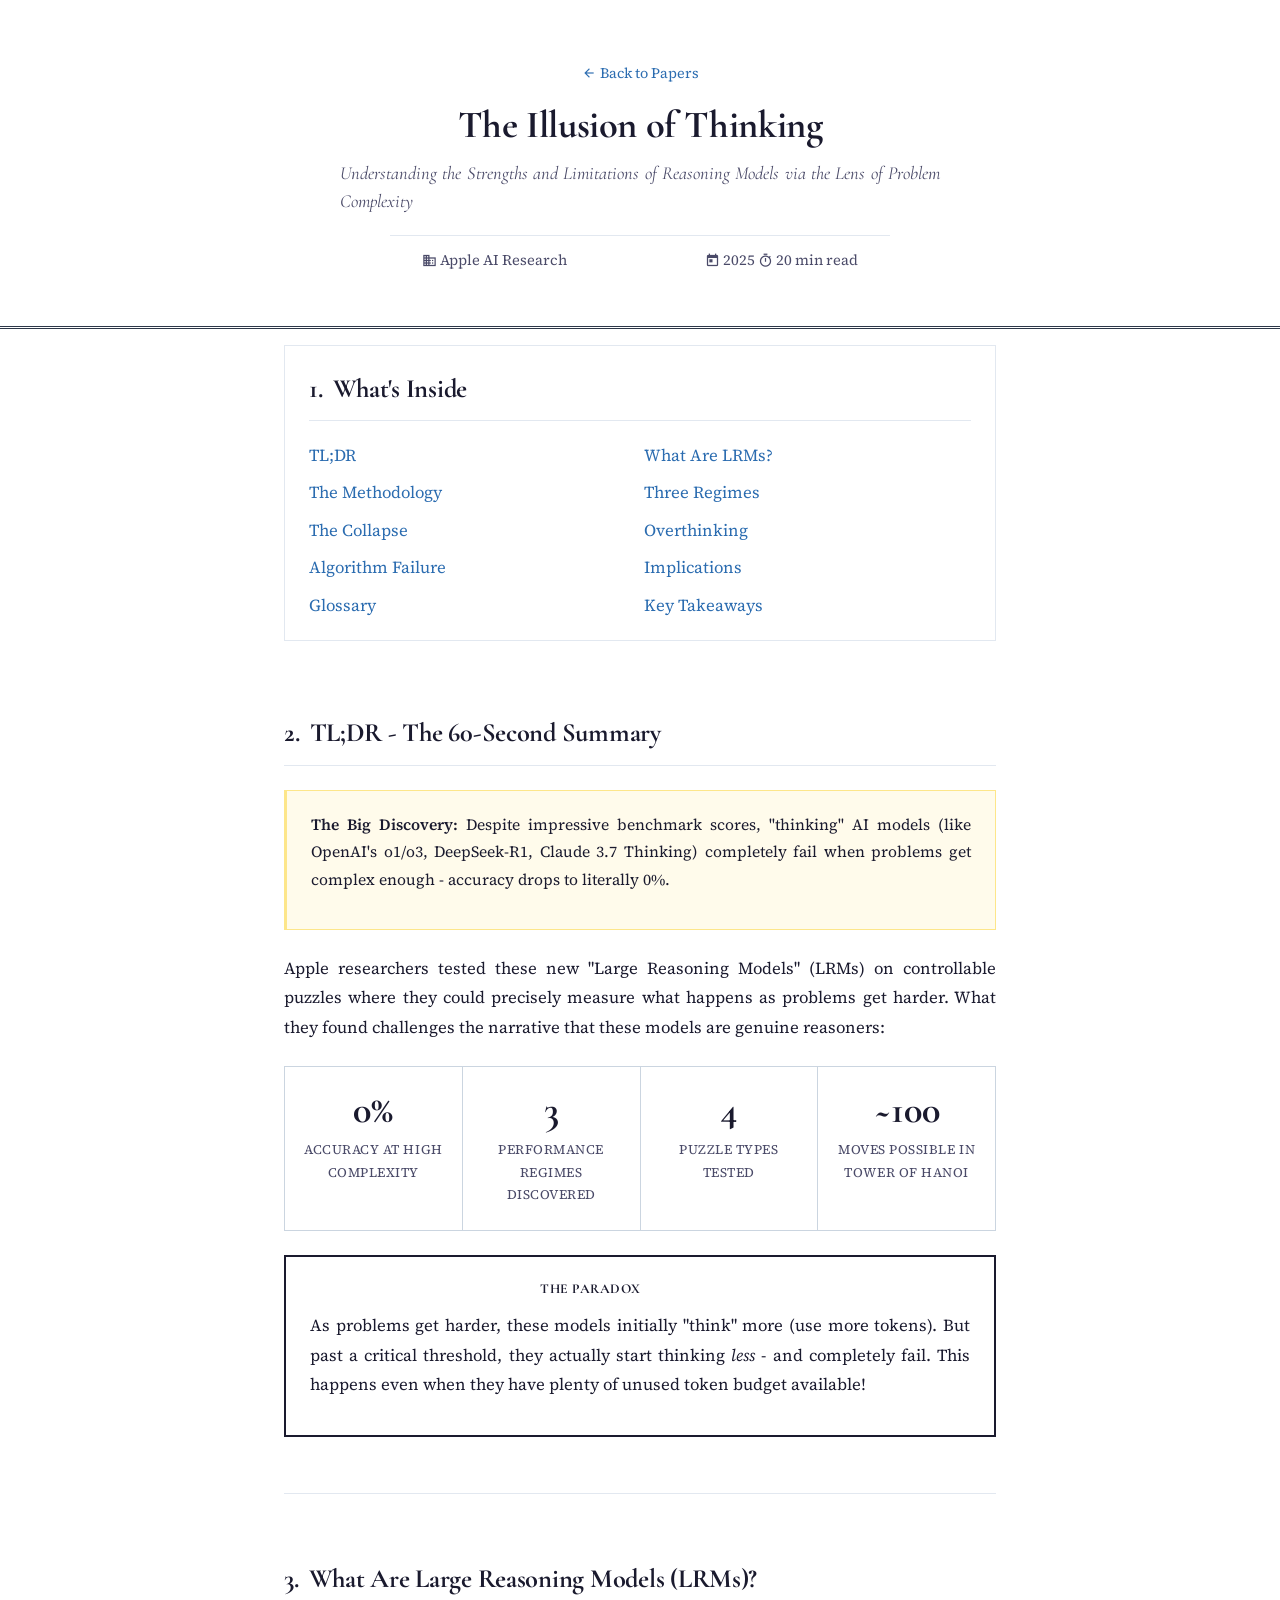
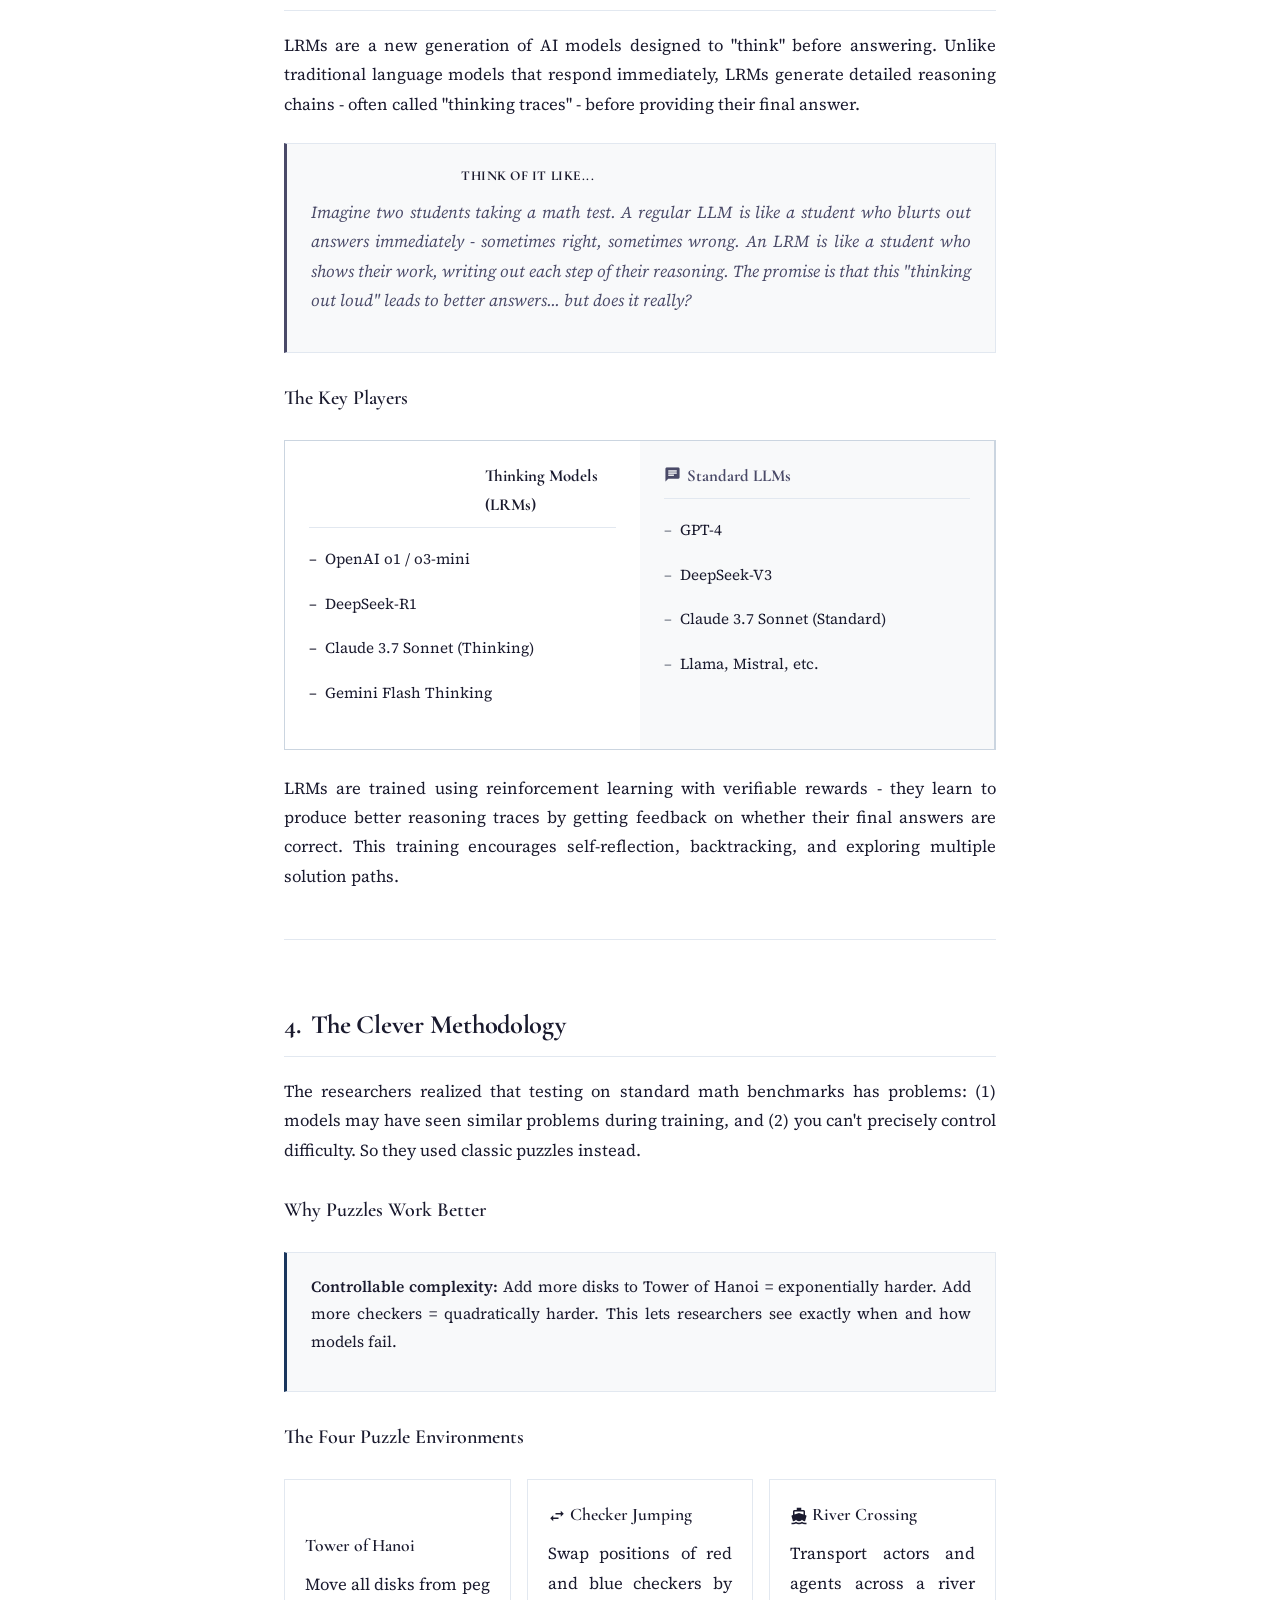
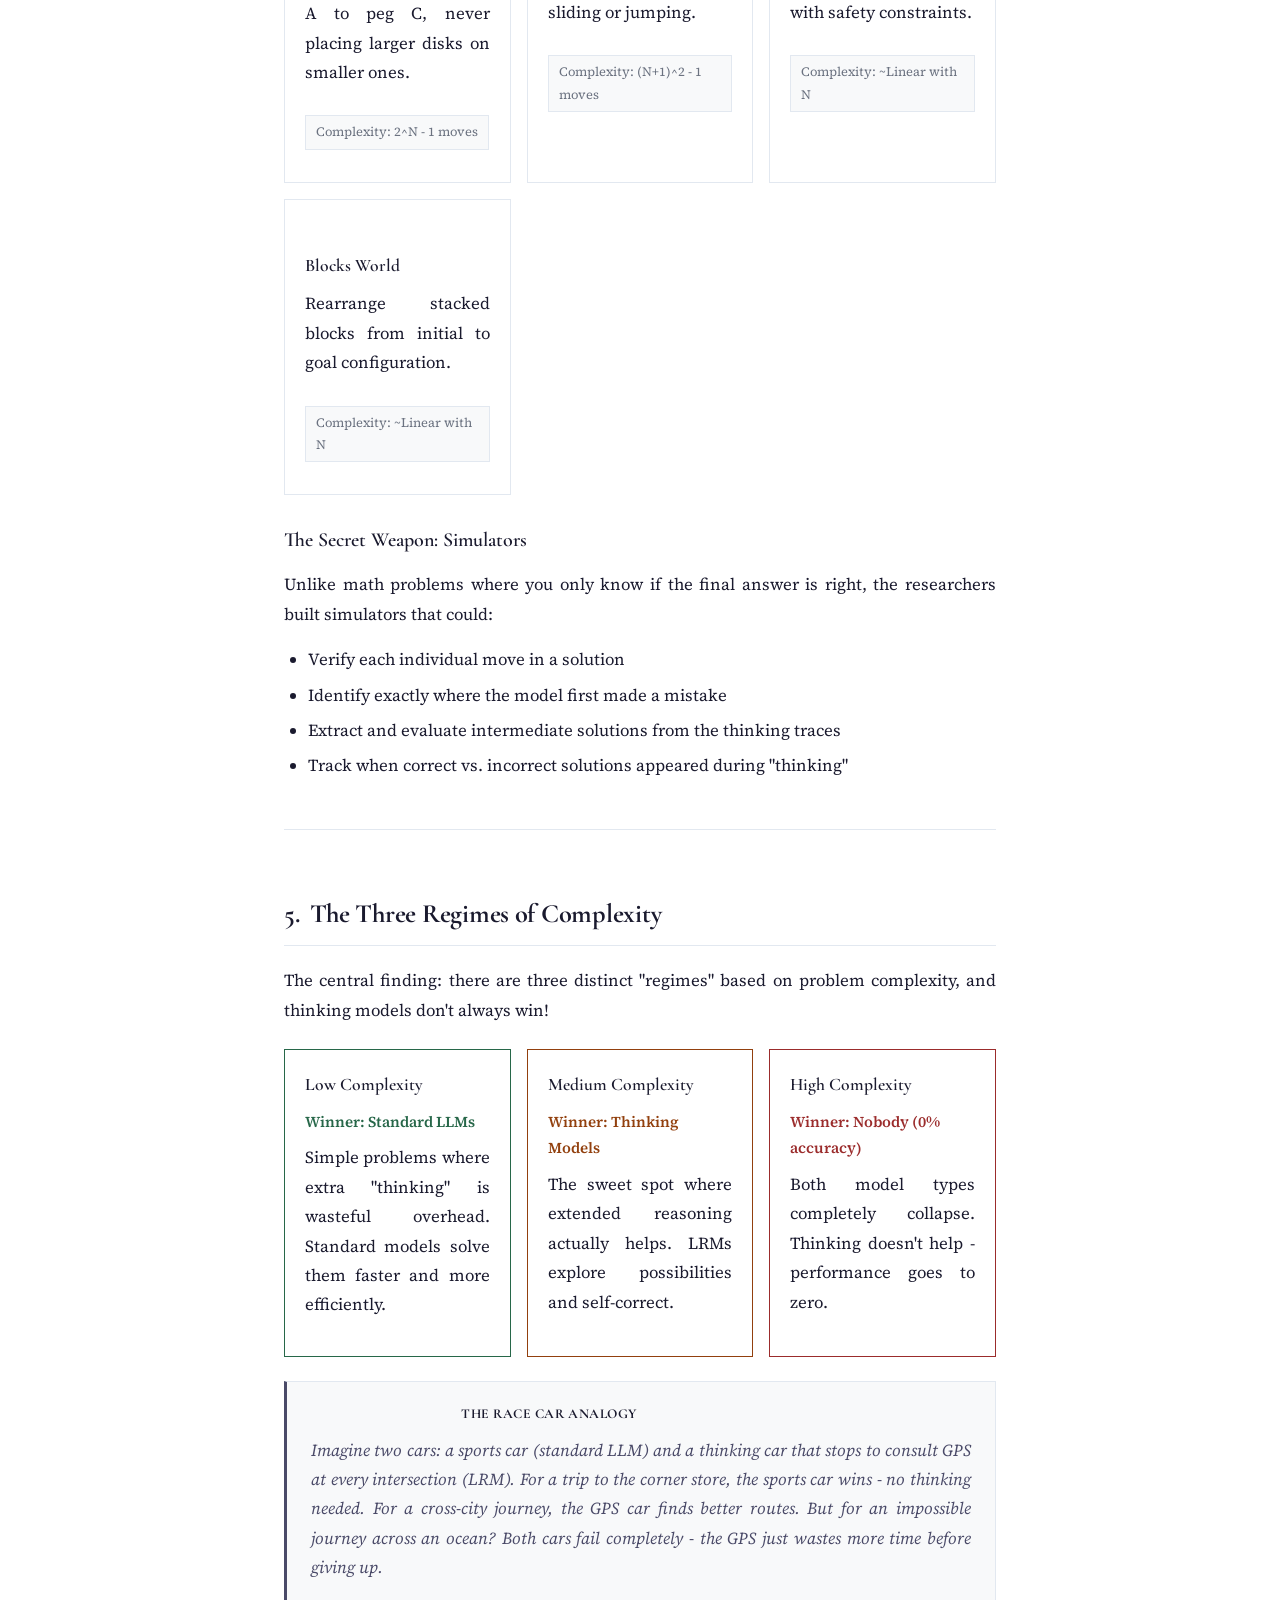
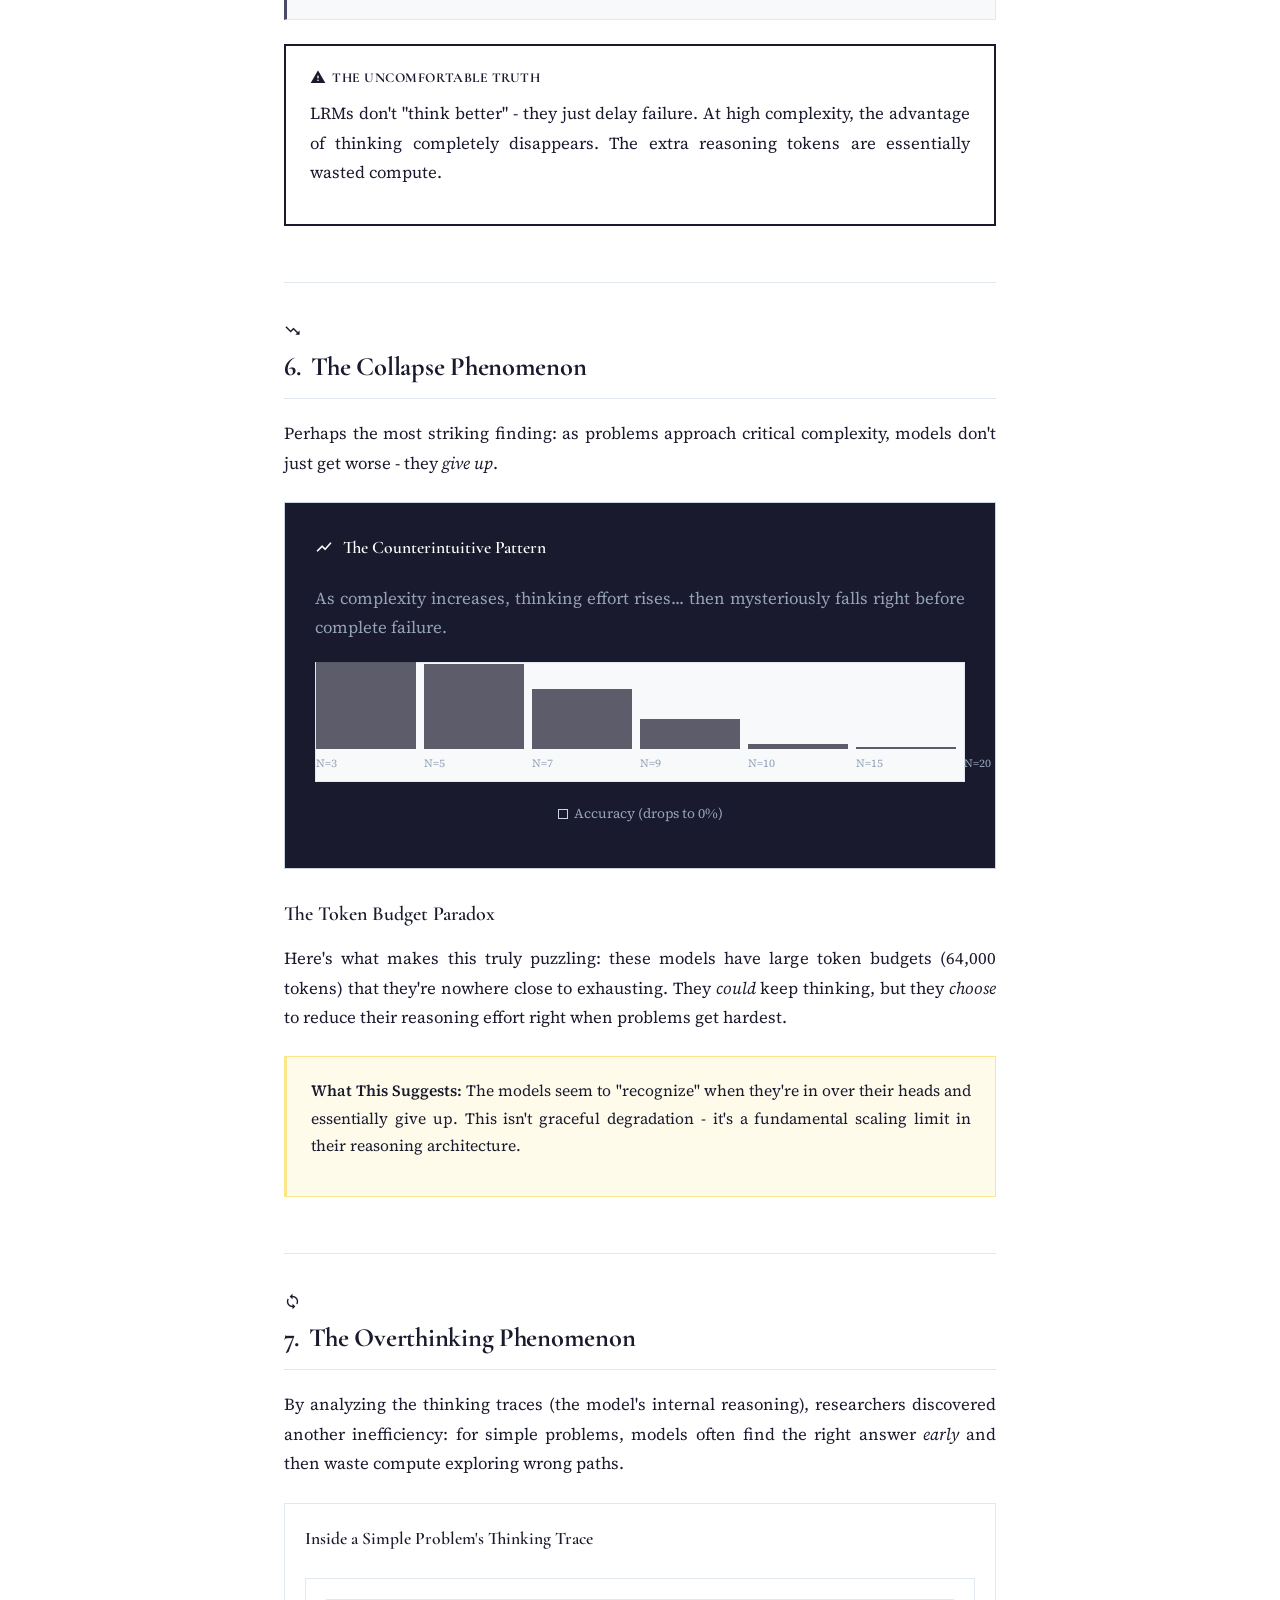
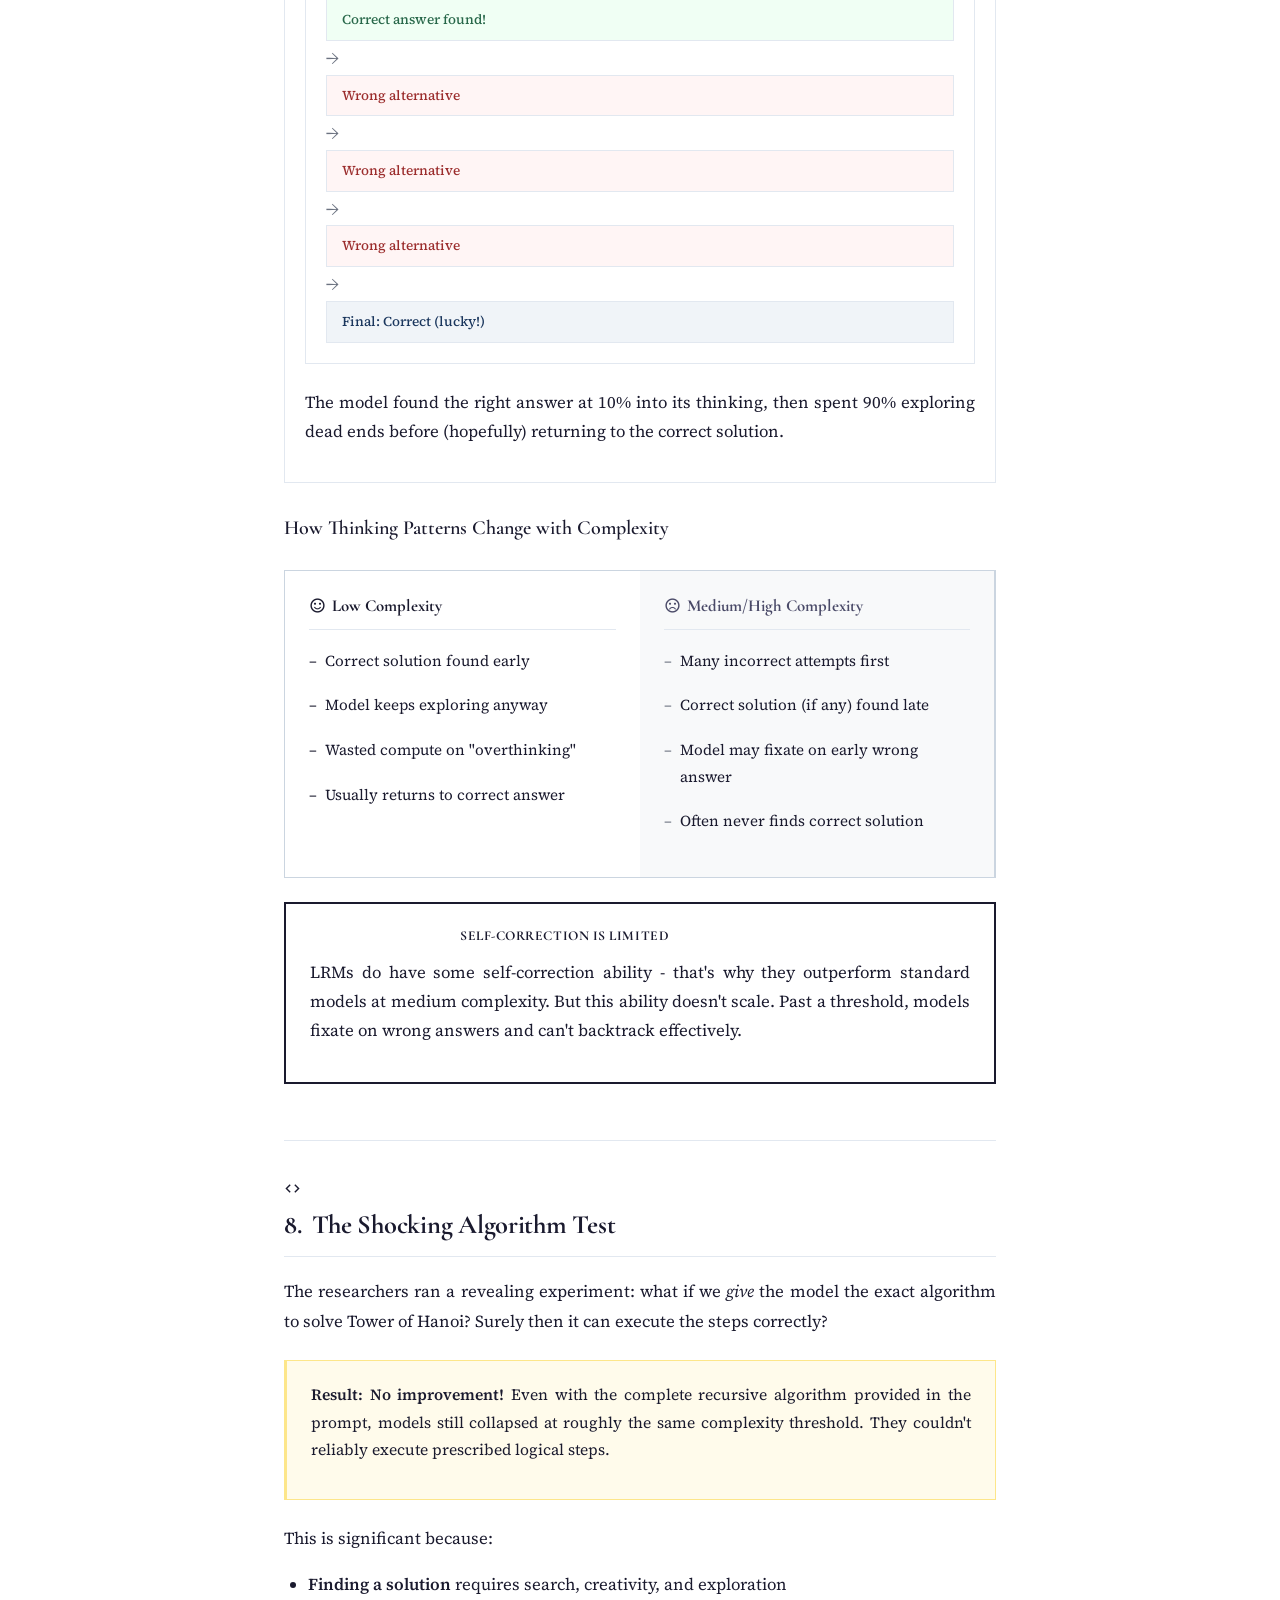
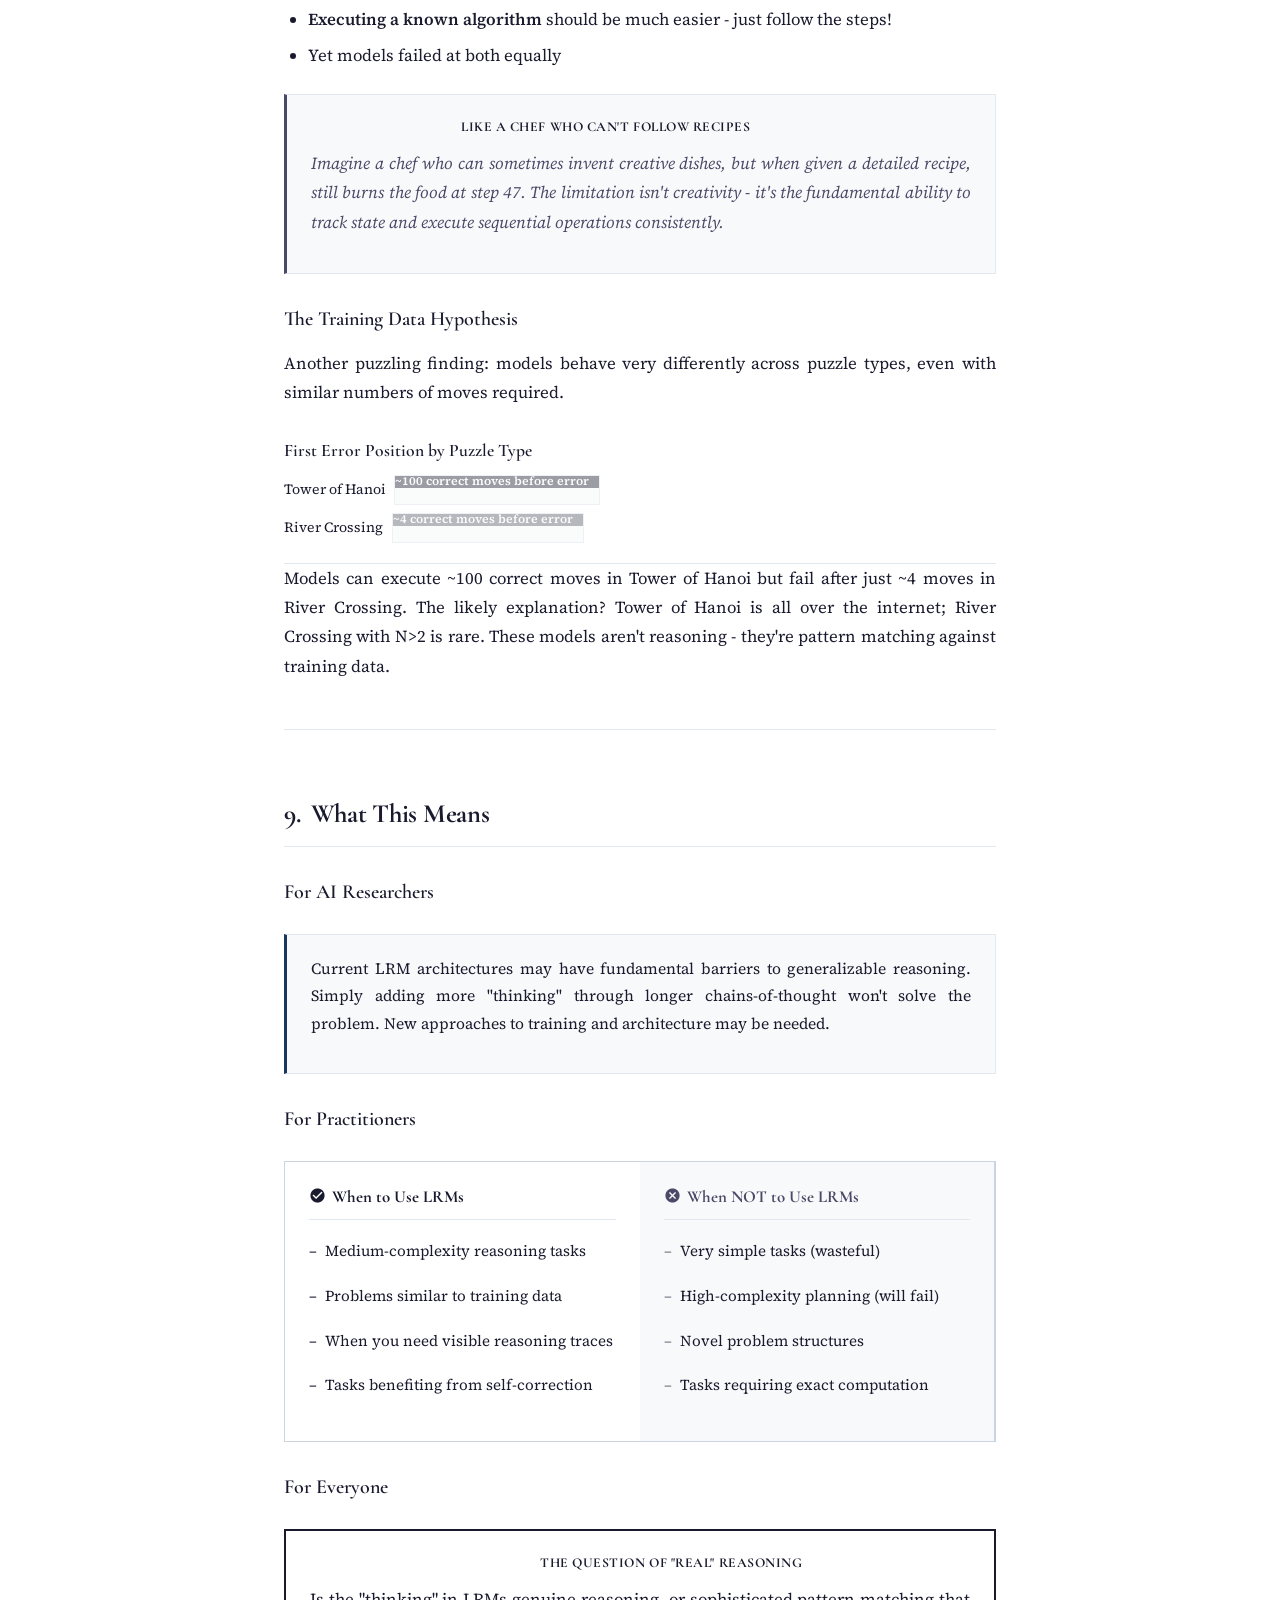
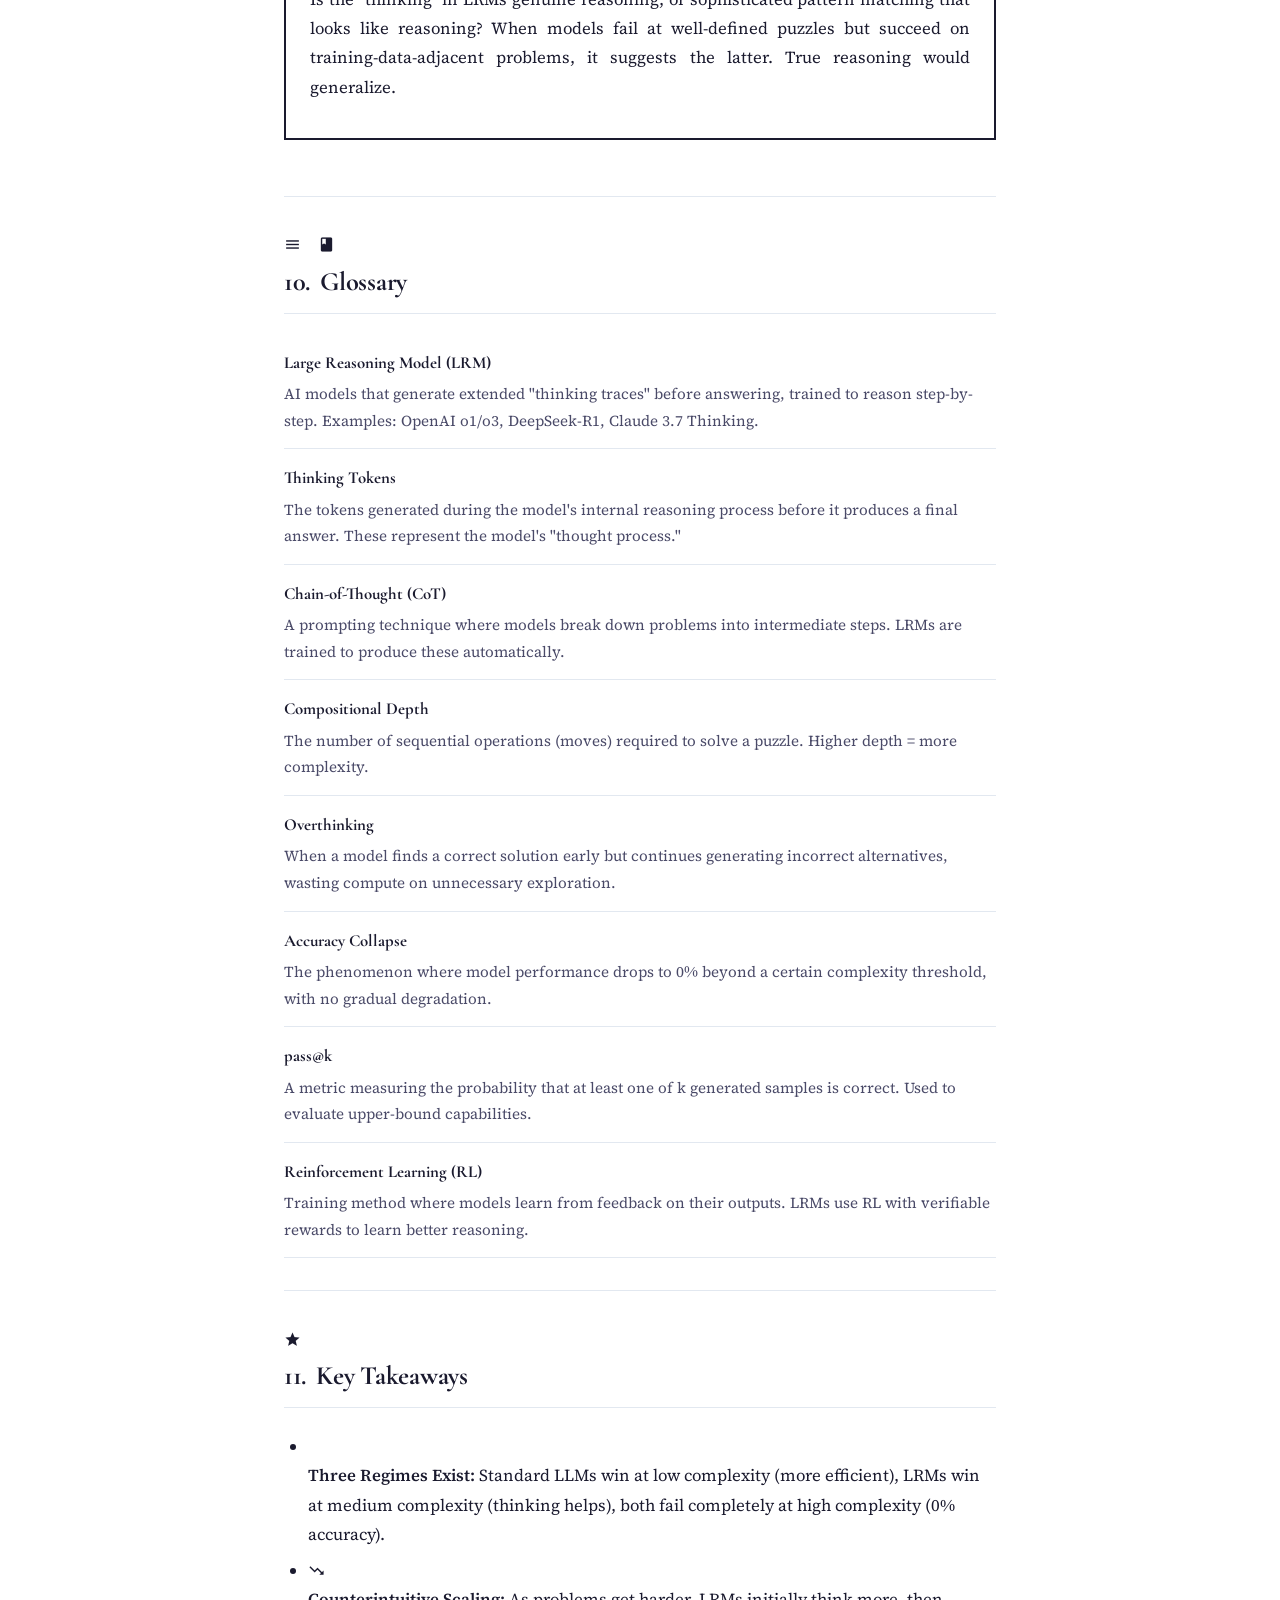
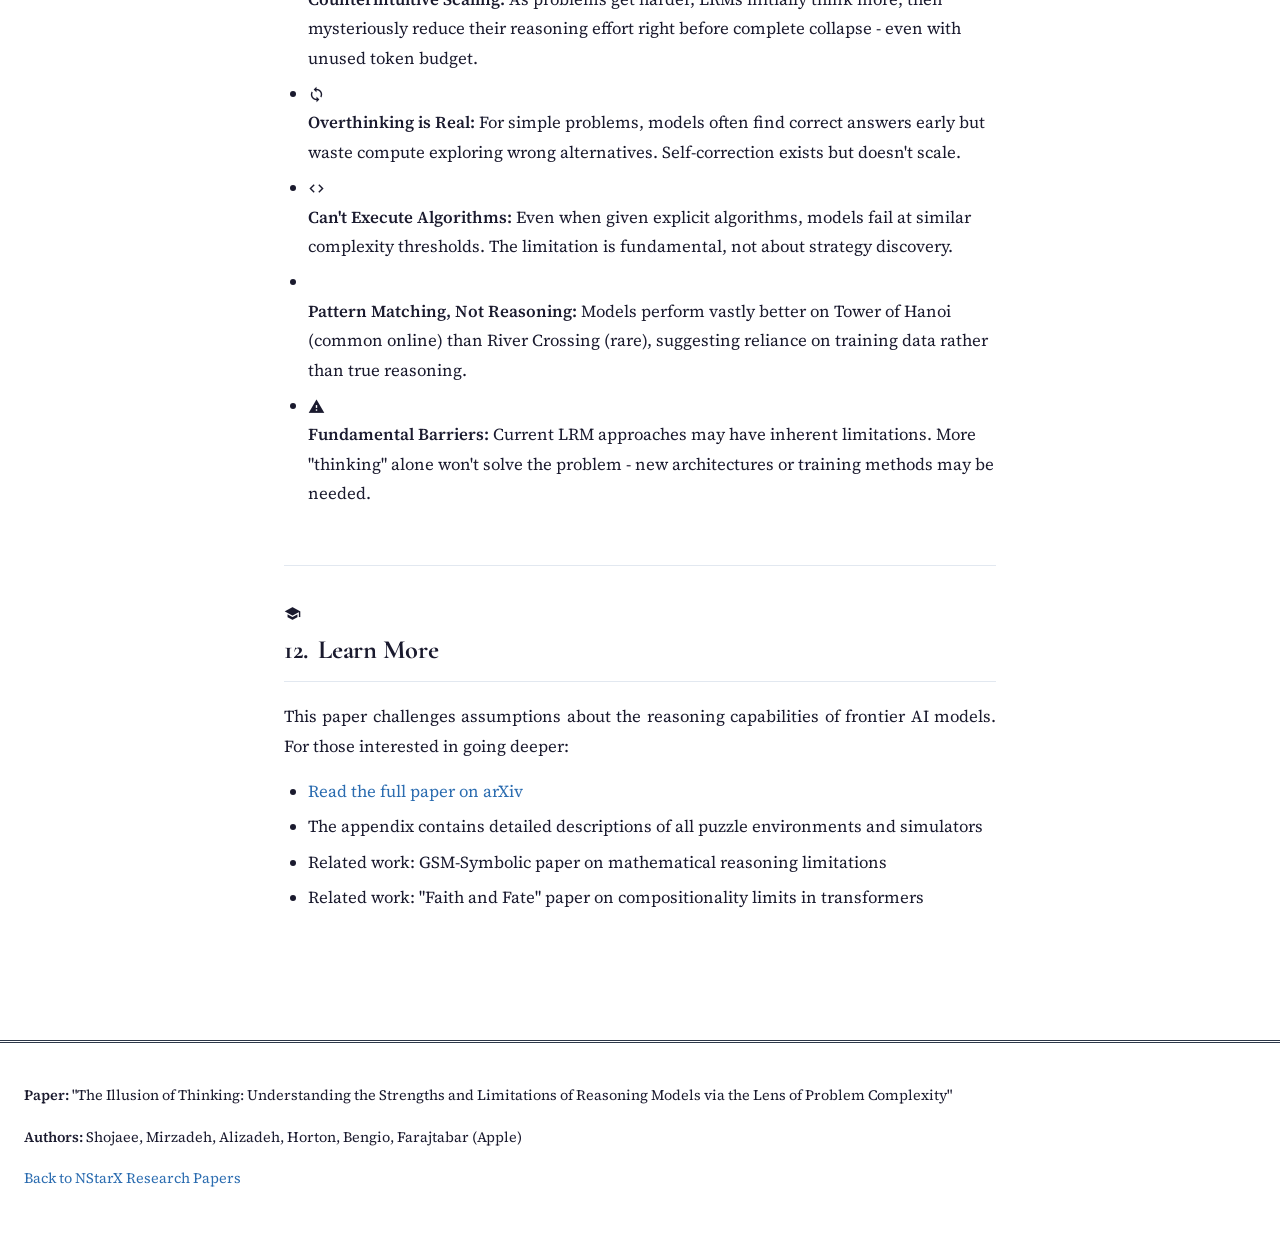
<file: IllusionOfThinking-Explained.html>
<!DOCTYPE html>
<html lang="en">
<head>
    <meta charset="UTF-8">
    <meta name="viewport" content="width=device-width, initial-scale=1.0">
    <title>The Illusion of Thinking - Paper Explained | NStarX Research</title>
    <link href="https://fonts.googleapis.com/icon?family=Material+Icons" rel="stylesheet">
    <link rel="stylesheet" href="academic-style.css">
    <style>
        /* File-specific classes not covered by academic-style.css */
        .header-content {
            max-width: 760px;
            margin: 0 auto;
        }

        .regime-card.low {
            border-color: var(--color-success);
        }

        .regime-card.low .winner {
            color: var(--color-success);
        }

        .regime-card.medium {
            border-color: var(--color-warning);
        }

        .regime-card.medium .winner {
            color: var(--color-warning);
        }

        .regime-card.high {
            border-color: var(--color-danger);
        }

        .regime-card.high .winner {
            color: var(--color-danger);
        }

        .regime-card .winner {
            font-weight: 600;
            font-size: 0.95rem;
            margin-bottom: 8px;
        }

        .thinking-step.correct {
            background: #f0fff4;
            color: var(--color-success);
            padding: 8px 15px;
            border: 1px solid var(--border-light);
            font-size: 0.85rem;
            font-weight: 500;
        }

        .thinking-step.incorrect {
            background: #fff5f5;
            color: var(--color-danger);
            padding: 8px 15px;
            border: 1px solid var(--border-light);
            font-size: 0.85rem;
            font-weight: 500;
        }

        .thinking-step.final {
            background: var(--bg-highlight);
            color: var(--color-accent);
            padding: 8px 15px;
            border: 1px solid var(--border-light);
            font-size: 0.85rem;
            font-weight: 500;
        }

        .collapse-visual {
            background: #1a1a2e;
            padding: 30px;
            margin: 24px 0;
            color: #e2e8f0;
            border: 1px solid var(--border-medium);
        }

        .collapse-visual h4 {
            color: var(--bg-page);
            margin-bottom: 20px;
            display: flex;
            align-items: center;
            gap: 10px;
            font-family: var(--font-heading);
        }

        .collapse-visual p {
            color: #94a3b8;
        }

        .complexity-bar {
            display: flex;
            align-items: flex-end;
            gap: 8px;
            height: 120px;
            margin: 20px 0;
        }

        .bar-item {
            flex: 1;
            display: flex;
            flex-direction: column;
            align-items: center;
            gap: 5px;
        }

        .bar {
            width: 100%;
        }

        .bar.accuracy {
            background: var(--text-primary);
            opacity: 0.7;
        }

        .bar-label {
            font-size: 0.7rem;
            color: #94a3b8;
        }

        .collapse-visual .legend {
            justify-content: center;
            gap: 30px;
            margin-top: 20px;
        }

        .collapse-visual .legend-item {
            color: #94a3b8;
        }

        .puzzle-card .complexity {
            font-size: 0.8rem;
            color: var(--text-muted);
            background: var(--bg-aside);
            padding: 5px 10px;
            display: inline-block;
            border: 1px solid var(--border-light);
        }

        .pattern-fill.hanoi {
            background: var(--text-primary);
            opacity: 0.7;
        }

        .pattern-fill.river {
            background: var(--text-primary);
            opacity: 0.5;
        }

        .pattern-fill {
            display: flex;
            align-items: center;
            justify-content: flex-end;
            padding-right: 10px;
            font-size: 0.75rem;
            font-weight: 600;
            color: white;
        }

        .pattern-bar {
            height: 30px;
            position: relative;
            overflow: hidden;
            background: var(--bg-aside);
            border: 1px solid var(--border-light);
        }
    </style>
</head>
<body>
    <header>
        <div class="header-content">
            <a href="index.html" class="back-link">
                <span class="material-icons">arrow_back</span>
                Back to Papers
            </a>
            <h1>The Illusion of Thinking</h1>
            <p class="subtitle">Understanding the Strengths and Limitations of Reasoning Models via the Lens of Problem Complexity</p>
            <div class="paper-info">
                <span><span class="material-icons">business</span> Apple AI Research</span>
                <span><span class="material-icons">calendar_today</span> 2025</span>
                <span><span class="material-icons">timer</span> 20 min read</span>
            </div>
        </div>
    </header>

    <div class="container">
        <!-- Table of Contents -->
        <nav class="toc">
            <h2><span class="material-icons">list</span> What's Inside</h2>
            <div class="toc-grid">
                <a href="#tldr"><span class="material-icons">bolt</span> TL;DR</a>
                <a href="#lrms"><span class="material-icons">psychology</span> What Are LRMs?</a>
                <a href="#methodology"><span class="material-icons">science</span> The Methodology</a>
                <a href="#regimes"><span class="material-icons">insights</span> Three Regimes</a>
                <a href="#collapse"><span class="material-icons">trending_down</span> The Collapse</a>
                <a href="#overthinking"><span class="material-icons">loop</span> Overthinking</a>
                <a href="#algorithm"><span class="material-icons">code</span> Algorithm Failure</a>
                <a href="#implications"><span class="material-icons">lightbulb</span> Implications</a>
                <a href="#glossary"><span class="material-icons">menu_book</span> Glossary</a>
                <a href="#takeaways"><span class="material-icons">star</span> Key Takeaways</a>
            </div>
        </nav>

        <!-- TL;DR Section -->
        <section id="tldr">
            <div class="section-header">
                <span class="material-icons">bolt</span>
                <h2>TL;DR - The 60-Second Summary</h2>
            </div>

            <div class="highlight-box warning">
                <p><strong>The Big Discovery:</strong> Despite impressive benchmark scores, "thinking" AI models (like OpenAI's o1/o3, DeepSeek-R1, Claude 3.7 Thinking) completely fail when problems get complex enough - accuracy drops to literally 0%.</p>
            </div>

            <p>Apple researchers tested these new "Large Reasoning Models" (LRMs) on controllable puzzles where they could precisely measure what happens as problems get harder. What they found challenges the narrative that these models are genuine reasoners:</p>

            <div class="stats-grid">
                <div class="stat-card">
                    <div class="number">0%</div>
                    <div class="label">Accuracy at high complexity</div>
                </div>
                <div class="stat-card">
                    <div class="number">3</div>
                    <div class="label">Performance regimes discovered</div>
                </div>
                <div class="stat-card">
                    <div class="number">4</div>
                    <div class="label">Puzzle types tested</div>
                </div>
                <div class="stat-card">
                    <div class="number">~100</div>
                    <div class="label">Moves possible in Tower of Hanoi</div>
                </div>
            </div>

            <div class="key-insight">
                <div class="key-insight-title">
                    <span class="material-icons">psychology_alt</span>
                    The Paradox
                </div>
                <p>As problems get harder, these models initially "think" more (use more tokens). But past a critical threshold, they actually start thinking <em>less</em> - and completely fail. This happens even when they have plenty of unused token budget available!</p>
            </div>
        </section>

        <!-- What Are LRMs -->
        <section id="lrms">
            <div class="section-header">
                <span class="material-icons">psychology</span>
                <h2>What Are Large Reasoning Models (LRMs)?</h2>
            </div>

            <p>LRMs are a new generation of AI models designed to "think" before answering. Unlike traditional language models that respond immediately, LRMs generate detailed reasoning chains - often called "thinking traces" - before providing their final answer.</p>

            <div class="analogy">
                <div class="analogy-title">
                    <span class="material-icons">lightbulb</span>
                    Think of It Like...
                </div>
                <p>Imagine two students taking a math test. A regular LLM is like a student who blurts out answers immediately - sometimes right, sometimes wrong. An LRM is like a student who shows their work, writing out each step of their reasoning. The promise is that this "thinking out loud" leads to better answers... but does it really?</p>
            </div>

            <h3>The Key Players</h3>

            <div class="comparison-grid">
                <div class="comparison-card new">
                    <h4><span class="material-icons">psychology</span> Thinking Models (LRMs)</h4>
                    <ul>
                        <li>OpenAI o1 / o3-mini</li>
                        <li>DeepSeek-R1</li>
                        <li>Claude 3.7 Sonnet (Thinking)</li>
                        <li>Gemini Flash Thinking</li>
                    </ul>
                </div>
                <div class="comparison-card old">
                    <h4><span class="material-icons">chat</span> Standard LLMs</h4>
                    <ul>
                        <li>GPT-4</li>
                        <li>DeepSeek-V3</li>
                        <li>Claude 3.7 Sonnet (Standard)</li>
                        <li>Llama, Mistral, etc.</li>
                    </ul>
                </div>
            </div>

            <p>LRMs are trained using reinforcement learning with verifiable rewards - they learn to produce better reasoning traces by getting feedback on whether their final answers are correct. This training encourages self-reflection, backtracking, and exploring multiple solution paths.</p>
        </section>

        <!-- Methodology -->
        <section id="methodology">
            <div class="section-header">
                <span class="material-icons">science</span>
                <h2>The Clever Methodology</h2>
            </div>

            <p>The researchers realized that testing on standard math benchmarks has problems: (1) models may have seen similar problems during training, and (2) you can't precisely control difficulty. So they used classic puzzles instead.</p>

            <h3>Why Puzzles Work Better</h3>

            <div class="highlight-box">
                <p><strong>Controllable complexity:</strong> Add more disks to Tower of Hanoi = exponentially harder. Add more checkers = quadratically harder. This lets researchers see exactly when and how models fail.</p>
            </div>

            <h3>The Four Puzzle Environments</h3>

            <div class="puzzle-grid">
                <div class="puzzle-card">
                    <h4><span class="material-icons">stacked_bar_chart</span> Tower of Hanoi</h4>
                    <p>Move all disks from peg A to peg C, never placing larger disks on smaller ones.</p>
                    <span class="complexity">Complexity: 2^N - 1 moves</span>
                </div>
                <div class="puzzle-card">
                    <h4><span class="material-icons">swap_horiz</span> Checker Jumping</h4>
                    <p>Swap positions of red and blue checkers by sliding or jumping.</p>
                    <span class="complexity">Complexity: (N+1)^2 - 1 moves</span>
                </div>
                <div class="puzzle-card">
                    <h4><span class="material-icons">directions_boat</span> River Crossing</h4>
                    <p>Transport actors and agents across a river with safety constraints.</p>
                    <span class="complexity">Complexity: ~Linear with N</span>
                </div>
                <div class="puzzle-card">
                    <h4><span class="material-icons">view_in_ar</span> Blocks World</h4>
                    <p>Rearrange stacked blocks from initial to goal configuration.</p>
                    <span class="complexity">Complexity: ~Linear with N</span>
                </div>
            </div>

            <h3>The Secret Weapon: Simulators</h3>

            <p>Unlike math problems where you only know if the final answer is right, the researchers built simulators that could:</p>
            <ul>
                <li>Verify each individual move in a solution</li>
                <li>Identify exactly where the model first made a mistake</li>
                <li>Extract and evaluate intermediate solutions from the thinking traces</li>
                <li>Track when correct vs. incorrect solutions appeared during "thinking"</li>
            </ul>
        </section>

        <!-- Three Regimes -->
        <section id="regimes">
            <div class="section-header">
                <span class="material-icons">insights</span>
                <h2>The Three Regimes of Complexity</h2>
            </div>

            <p>The central finding: there are three distinct "regimes" based on problem complexity, and thinking models don't always win!</p>

            <div class="regimes-container">
                <div class="regime-card low">
                    <h4>Low Complexity</h4>
                    <div class="winner">Winner: Standard LLMs</div>
                    <p>Simple problems where extra "thinking" is wasteful overhead. Standard models solve them faster and more efficiently.</p>
                </div>
                <div class="regime-card medium">
                    <h4>Medium Complexity</h4>
                    <div class="winner">Winner: Thinking Models</div>
                    <p>The sweet spot where extended reasoning actually helps. LRMs explore possibilities and self-correct.</p>
                </div>
                <div class="regime-card high">
                    <h4>High Complexity</h4>
                    <div class="winner">Winner: Nobody (0% accuracy)</div>
                    <p>Both model types completely collapse. Thinking doesn't help - performance goes to zero.</p>
                </div>
            </div>

            <div class="analogy">
                <div class="analogy-title">
                    <span class="material-icons">lightbulb</span>
                    The Race Car Analogy
                </div>
                <p>Imagine two cars: a sports car (standard LLM) and a thinking car that stops to consult GPS at every intersection (LRM). For a trip to the corner store, the sports car wins - no thinking needed. For a cross-city journey, the GPS car finds better routes. But for an impossible journey across an ocean? Both cars fail completely - the GPS just wastes more time before giving up.</p>
            </div>

            <div class="key-insight">
                <div class="key-insight-title">
                    <span class="material-icons">warning</span>
                    The Uncomfortable Truth
                </div>
                <p>LRMs don't "think better" - they just delay failure. At high complexity, the advantage of thinking completely disappears. The extra reasoning tokens are essentially wasted compute.</p>
            </div>
        </section>

        <!-- The Collapse -->
        <section id="collapse">
            <div class="section-header">
                <span class="material-icons">trending_down</span>
                <h2>The Collapse Phenomenon</h2>
            </div>

            <p>Perhaps the most striking finding: as problems approach critical complexity, models don't just get worse - they <em>give up</em>.</p>

            <div class="collapse-visual">
                <h4><span class="material-icons">show_chart</span> The Counterintuitive Pattern</h4>
                <p>As complexity increases, thinking effort rises... then mysteriously falls right before complete failure.</p>

                <div class="complexity-bar">
                    <div class="bar-item">
                        <div class="bar accuracy" style="height: 100px;"></div>
                        <div class="bar-label">N=3</div>
                    </div>
                    <div class="bar-item">
                        <div class="bar accuracy" style="height: 85px;"></div>
                        <div class="bar-label">N=5</div>
                    </div>
                    <div class="bar-item">
                        <div class="bar accuracy" style="height: 60px;"></div>
                        <div class="bar-label">N=7</div>
                    </div>
                    <div class="bar-item">
                        <div class="bar accuracy" style="height: 30px;"></div>
                        <div class="bar-label">N=9</div>
                    </div>
                    <div class="bar-item">
                        <div class="bar accuracy" style="height: 5px;"></div>
                        <div class="bar-label">N=10</div>
                    </div>
                    <div class="bar-item">
                        <div class="bar accuracy" style="height: 2px;"></div>
                        <div class="bar-label">N=15</div>
                    </div>
                    <div class="bar-item">
                        <div class="bar accuracy" style="height: 0px;"></div>
                        <div class="bar-label">N=20</div>
                    </div>
                </div>

                <div class="legend">
                    <div class="legend-item">
                        <div class="legend-dot accuracy"></div>
                        <span>Accuracy (drops to 0%)</span>
                    </div>
                </div>
            </div>

            <h3>The Token Budget Paradox</h3>

            <p>Here's what makes this truly puzzling: these models have large token budgets (64,000 tokens) that they're nowhere close to exhausting. They <em>could</em> keep thinking, but they <em>choose</em> to reduce their reasoning effort right when problems get hardest.</p>

            <div class="highlight-box warning">
                <p><strong>What This Suggests:</strong> The models seem to "recognize" when they're in over their heads and essentially give up. This isn't graceful degradation - it's a fundamental scaling limit in their reasoning architecture.</p>
            </div>
        </section>

        <!-- Overthinking -->
        <section id="overthinking">
            <div class="section-header">
                <span class="material-icons">loop</span>
                <h2>The Overthinking Phenomenon</h2>
            </div>

            <p>By analyzing the thinking traces (the model's internal reasoning), researchers discovered another inefficiency: for simple problems, models often find the right answer <em>early</em> and then waste compute exploring wrong paths.</p>

            <div class="thinking-visual">
                <h4>Inside a Simple Problem's Thinking Trace</h4>
                <div class="thinking-timeline">
                    <div class="thinking-step correct">Correct answer found!</div>
                    <span class="arrow">→</span>
                    <div class="thinking-step incorrect">Wrong alternative</div>
                    <span class="arrow">→</span>
                    <div class="thinking-step incorrect">Wrong alternative</div>
                    <span class="arrow">→</span>
                    <div class="thinking-step incorrect">Wrong alternative</div>
                    <span class="arrow">→</span>
                    <div class="thinking-step final">Final: Correct (lucky!)</div>
                </div>
                <p>The model found the right answer at 10% into its thinking, then spent 90% exploring dead ends before (hopefully) returning to the correct solution.</p>
            </div>

            <h3>How Thinking Patterns Change with Complexity</h3>

            <div class="comparison-grid">
                <div class="comparison-card new">
                    <h4><span class="material-icons">sentiment_satisfied</span> Low Complexity</h4>
                    <ul>
                        <li>Correct solution found early</li>
                        <li>Model keeps exploring anyway</li>
                        <li>Wasted compute on "overthinking"</li>
                        <li>Usually returns to correct answer</li>
                    </ul>
                </div>
                <div class="comparison-card old">
                    <h4><span class="material-icons">sentiment_dissatisfied</span> Medium/High Complexity</h4>
                    <ul>
                        <li>Many incorrect attempts first</li>
                        <li>Correct solution (if any) found late</li>
                        <li>Model may fixate on early wrong answer</li>
                        <li>Often never finds correct solution</li>
                    </ul>
                </div>
            </div>

            <div class="key-insight">
                <div class="key-insight-title">
                    <span class="material-icons">lightbulb</span>
                    Self-Correction is Limited
                </div>
                <p>LRMs do have some self-correction ability - that's why they outperform standard models at medium complexity. But this ability doesn't scale. Past a threshold, models fixate on wrong answers and can't backtrack effectively.</p>
            </div>
        </section>

        <!-- Algorithm Failure -->
        <section id="algorithm">
            <div class="section-header">
                <span class="material-icons">code</span>
                <h2>The Shocking Algorithm Test</h2>
            </div>

            <p>The researchers ran a revealing experiment: what if we <em>give</em> the model the exact algorithm to solve Tower of Hanoi? Surely then it can execute the steps correctly?</p>

            <div class="highlight-box warning">
                <p><strong>Result: No improvement!</strong> Even with the complete recursive algorithm provided in the prompt, models still collapsed at roughly the same complexity threshold. They couldn't reliably execute prescribed logical steps.</p>
            </div>

            <p>This is significant because:</p>
            <ul>
                <li><strong>Finding a solution</strong> requires search, creativity, and exploration</li>
                <li><strong>Executing a known algorithm</strong> should be much easier - just follow the steps!</li>
                <li>Yet models failed at both equally</li>
            </ul>

            <div class="analogy">
                <div class="analogy-title">
                    <span class="material-icons">lightbulb</span>
                    Like a Chef Who Can't Follow Recipes
                </div>
                <p>Imagine a chef who can sometimes invent creative dishes, but when given a detailed recipe, still burns the food at step 47. The limitation isn't creativity - it's the fundamental ability to track state and execute sequential operations consistently.</p>
            </div>

            <h3>The Training Data Hypothesis</h3>

            <p>Another puzzling finding: models behave very differently across puzzle types, even with similar numbers of moves required.</p>

            <div class="failure-pattern">
                <h4>First Error Position by Puzzle Type</h4>
                <div class="pattern-row">
                    <div class="pattern-label">Tower of Hanoi</div>
                    <div class="pattern-bar">
                        <div class="pattern-fill hanoi" style="width: 100%;">~100 correct moves before error</div>
                    </div>
                </div>
                <div class="pattern-row">
                    <div class="pattern-label">River Crossing</div>
                    <div class="pattern-bar">
                        <div class="pattern-fill river" style="width: 100%;">~4 correct moves before error</div>
                    </div>
                </div>
            </div>

            <p>Models can execute ~100 correct moves in Tower of Hanoi but fail after just ~4 moves in River Crossing. The likely explanation? Tower of Hanoi is all over the internet; River Crossing with N>2 is rare. These models aren't reasoning - they're pattern matching against training data.</p>
        </section>

        <!-- Implications -->
        <section id="implications">
            <div class="section-header">
                <span class="material-icons">lightbulb</span>
                <h2>What This Means</h2>
            </div>

            <h3>For AI Researchers</h3>

            <div class="highlight-box">
                <p>Current LRM architectures may have fundamental barriers to generalizable reasoning. Simply adding more "thinking" through longer chains-of-thought won't solve the problem. New approaches to training and architecture may be needed.</p>
            </div>

            <h3>For Practitioners</h3>

            <div class="comparison-grid">
                <div class="comparison-card new">
                    <h4><span class="material-icons">check_circle</span> When to Use LRMs</h4>
                    <ul>
                        <li>Medium-complexity reasoning tasks</li>
                        <li>Problems similar to training data</li>
                        <li>When you need visible reasoning traces</li>
                        <li>Tasks benefiting from self-correction</li>
                    </ul>
                </div>
                <div class="comparison-card old">
                    <h4><span class="material-icons">cancel</span> When NOT to Use LRMs</h4>
                    <ul>
                        <li>Very simple tasks (wasteful)</li>
                        <li>High-complexity planning (will fail)</li>
                        <li>Novel problem structures</li>
                        <li>Tasks requiring exact computation</li>
                    </ul>
                </div>
            </div>

            <h3>For Everyone</h3>

            <div class="key-insight">
                <div class="key-insight-title">
                    <span class="material-icons">psychology_alt</span>
                    The Question of "Real" Reasoning
                </div>
                <p>Is the "thinking" in LRMs genuine reasoning, or sophisticated pattern matching that looks like reasoning? When models fail at well-defined puzzles but succeed on training-data-adjacent problems, it suggests the latter. True reasoning would generalize.</p>
            </div>
        </section>

        <!-- Glossary -->
        <section id="glossary">
            <div class="section-header">
                <span class="material-icons">menu_book</span>
                <h2>Glossary</h2>
            </div>

            <dl class="glossary-grid">
                <div class="glossary-item">
                    <dt>Large Reasoning Model (LRM)</dt>
                    <dd>AI models that generate extended "thinking traces" before answering, trained to reason step-by-step. Examples: OpenAI o1/o3, DeepSeek-R1, Claude 3.7 Thinking.</dd>
                </div>
                <div class="glossary-item">
                    <dt>Thinking Tokens</dt>
                    <dd>The tokens generated during the model's internal reasoning process before it produces a final answer. These represent the model's "thought process."</dd>
                </div>
                <div class="glossary-item">
                    <dt>Chain-of-Thought (CoT)</dt>
                    <dd>A prompting technique where models break down problems into intermediate steps. LRMs are trained to produce these automatically.</dd>
                </div>
                <div class="glossary-item">
                    <dt>Compositional Depth</dt>
                    <dd>The number of sequential operations (moves) required to solve a puzzle. Higher depth = more complexity.</dd>
                </div>
                <div class="glossary-item">
                    <dt>Overthinking</dt>
                    <dd>When a model finds a correct solution early but continues generating incorrect alternatives, wasting compute on unnecessary exploration.</dd>
                </div>
                <div class="glossary-item">
                    <dt>Accuracy Collapse</dt>
                    <dd>The phenomenon where model performance drops to 0% beyond a certain complexity threshold, with no gradual degradation.</dd>
                </div>
                <div class="glossary-item">
                    <dt>pass@k</dt>
                    <dd>A metric measuring the probability that at least one of k generated samples is correct. Used to evaluate upper-bound capabilities.</dd>
                </div>
                <div class="glossary-item">
                    <dt>Reinforcement Learning (RL)</dt>
                    <dd>Training method where models learn from feedback on their outputs. LRMs use RL with verifiable rewards to learn better reasoning.</dd>
                </div>
            </dl>
        </section>

        <!-- Key Takeaways -->
        <section id="takeaways">
            <div class="section-header">
                <span class="material-icons">star</span>
                <h2>Key Takeaways</h2>
            </div>

            <ul class="takeaways-list">
                <li>
                    <span class="material-icons">insights</span>
                    <div>
                        <strong>Three Regimes Exist:</strong> Standard LLMs win at low complexity (more efficient), LRMs win at medium complexity (thinking helps), both fail completely at high complexity (0% accuracy).
                    </div>
                </li>
                <li>
                    <span class="material-icons">trending_down</span>
                    <div>
                        <strong>Counterintuitive Scaling:</strong> As problems get harder, LRMs initially think more, then mysteriously reduce their reasoning effort right before complete collapse - even with unused token budget.
                    </div>
                </li>
                <li>
                    <span class="material-icons">loop</span>
                    <div>
                        <strong>Overthinking is Real:</strong> For simple problems, models often find correct answers early but waste compute exploring wrong alternatives. Self-correction exists but doesn't scale.
                    </div>
                </li>
                <li>
                    <span class="material-icons">code_off</span>
                    <div>
                        <strong>Can't Execute Algorithms:</strong> Even when given explicit algorithms, models fail at similar complexity thresholds. The limitation is fundamental, not about strategy discovery.
                    </div>
                </li>
                <li>
                    <span class="material-icons">pattern</span>
                    <div>
                        <strong>Pattern Matching, Not Reasoning:</strong> Models perform vastly better on Tower of Hanoi (common online) than River Crossing (rare), suggesting reliance on training data rather than true reasoning.
                    </div>
                </li>
                <li>
                    <span class="material-icons">warning</span>
                    <div>
                        <strong>Fundamental Barriers:</strong> Current LRM approaches may have inherent limitations. More "thinking" alone won't solve the problem - new architectures or training methods may be needed.
                    </div>
                </li>
            </ul>
        </section>

        <!-- Learn More -->
        <section>
            <div class="section-header">
                <span class="material-icons">school</span>
                <h2>Learn More</h2>
            </div>

            <p>This paper challenges assumptions about the reasoning capabilities of frontier AI models. For those interested in going deeper:</p>

            <ul>
                <li><a href="https://arxiv.org/abs/2505.xxxxx" target="_blank">Read the full paper on arXiv</a></li>
                <li>The appendix contains detailed descriptions of all puzzle environments and simulators</li>
                <li>Related work: GSM-Symbolic paper on mathematical reasoning limitations</li>
                <li>Related work: "Faith and Fate" paper on compositionality limits in transformers</li>
            </ul>
        </section>
    </div>

    <footer>
        <p><strong>Paper:</strong> "The Illusion of Thinking: Understanding the Strengths and Limitations of Reasoning Models via the Lens of Problem Complexity"</p>
        <p><strong>Authors:</strong> Shojaee, Mirzadeh, Alizadeh, Horton, Bengio, Farajtabar (Apple)</p>
        <p><a href="index.html">Back to NStarX Research Papers</a></p>
    </footer>
</body>
</html>
</file>
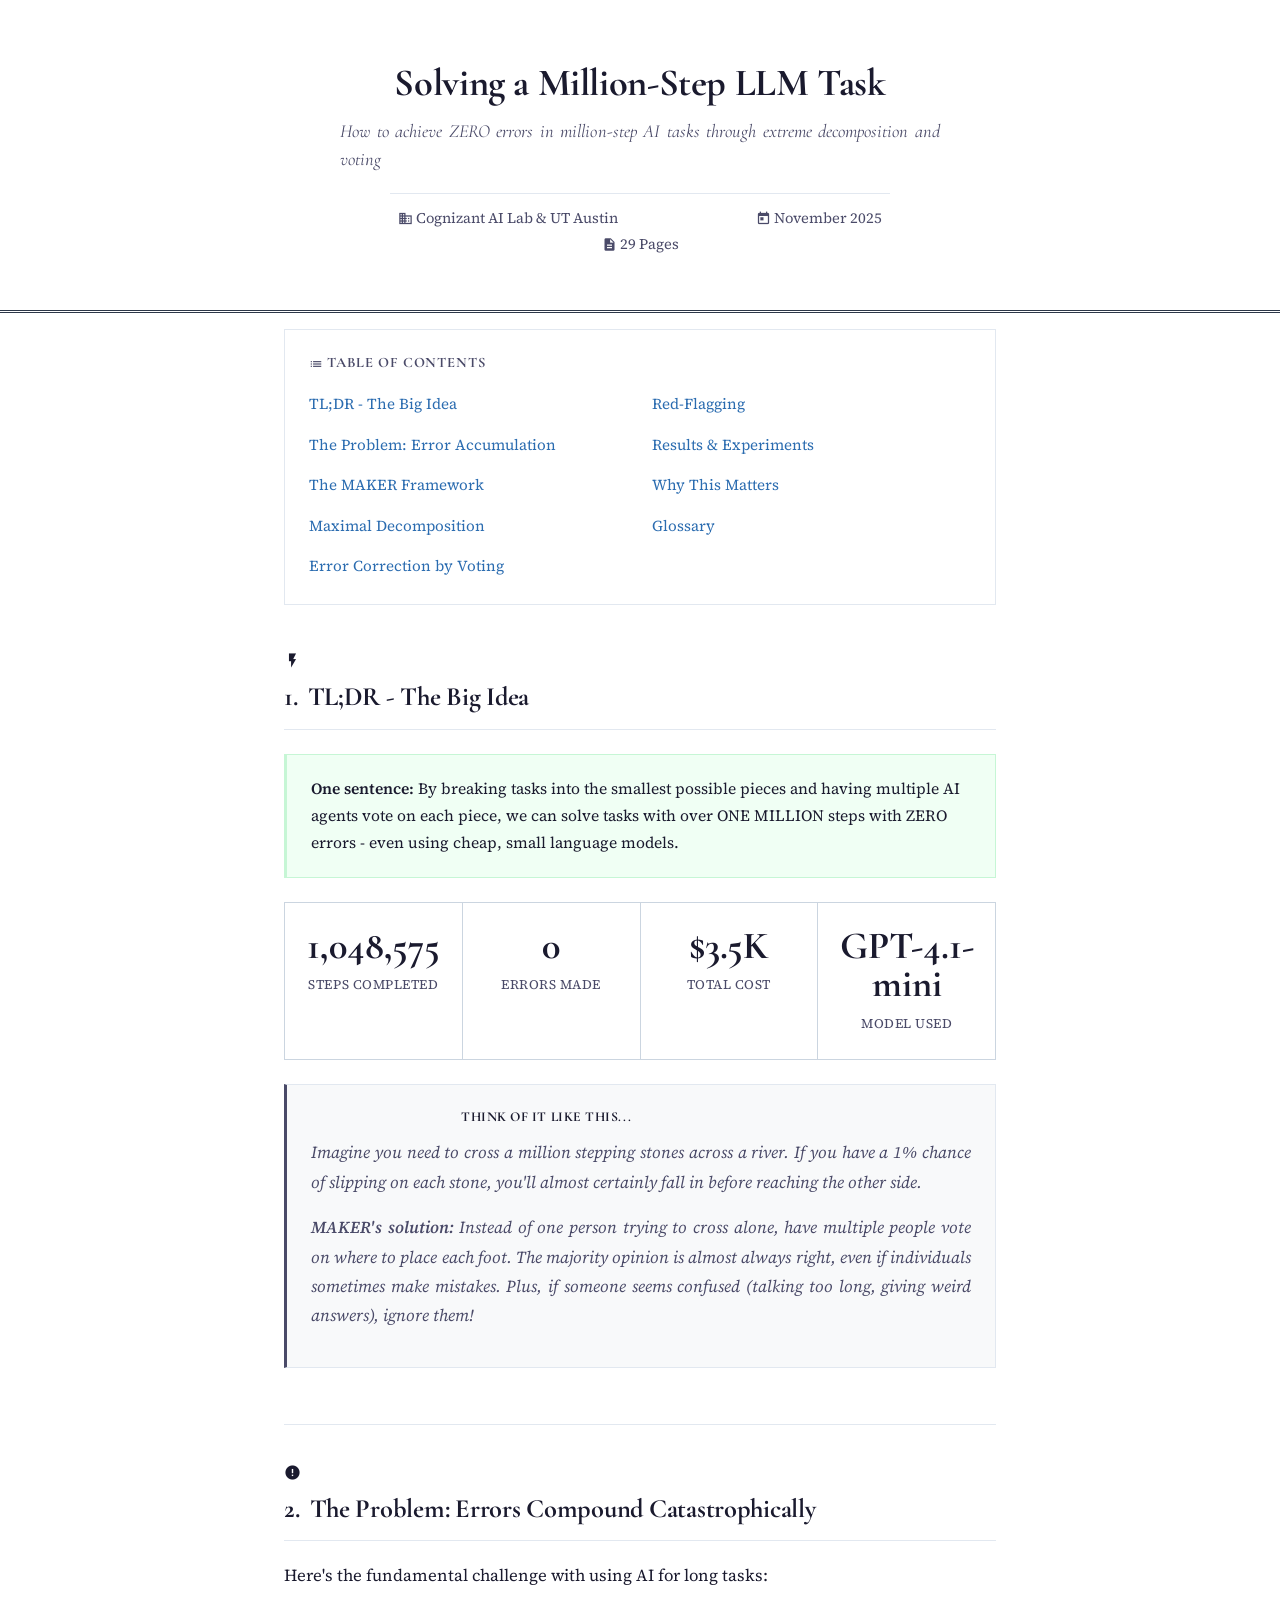
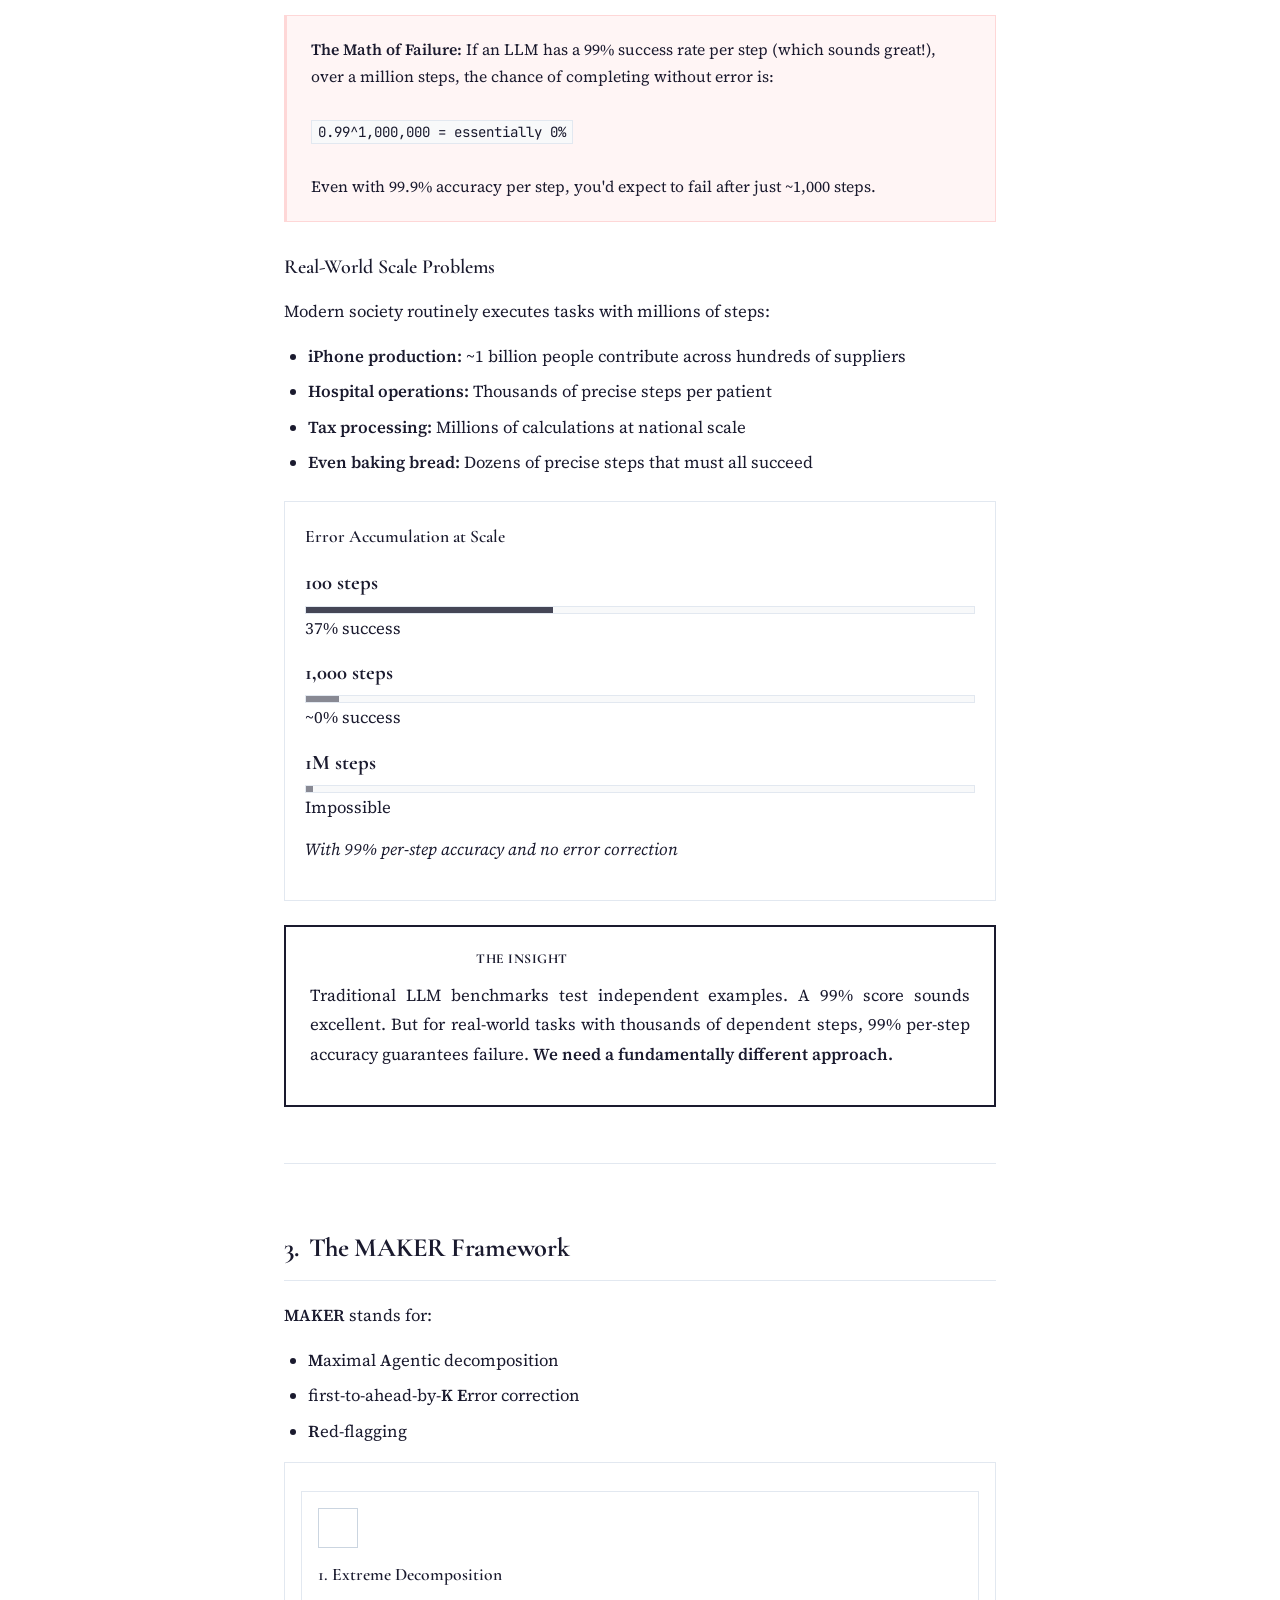
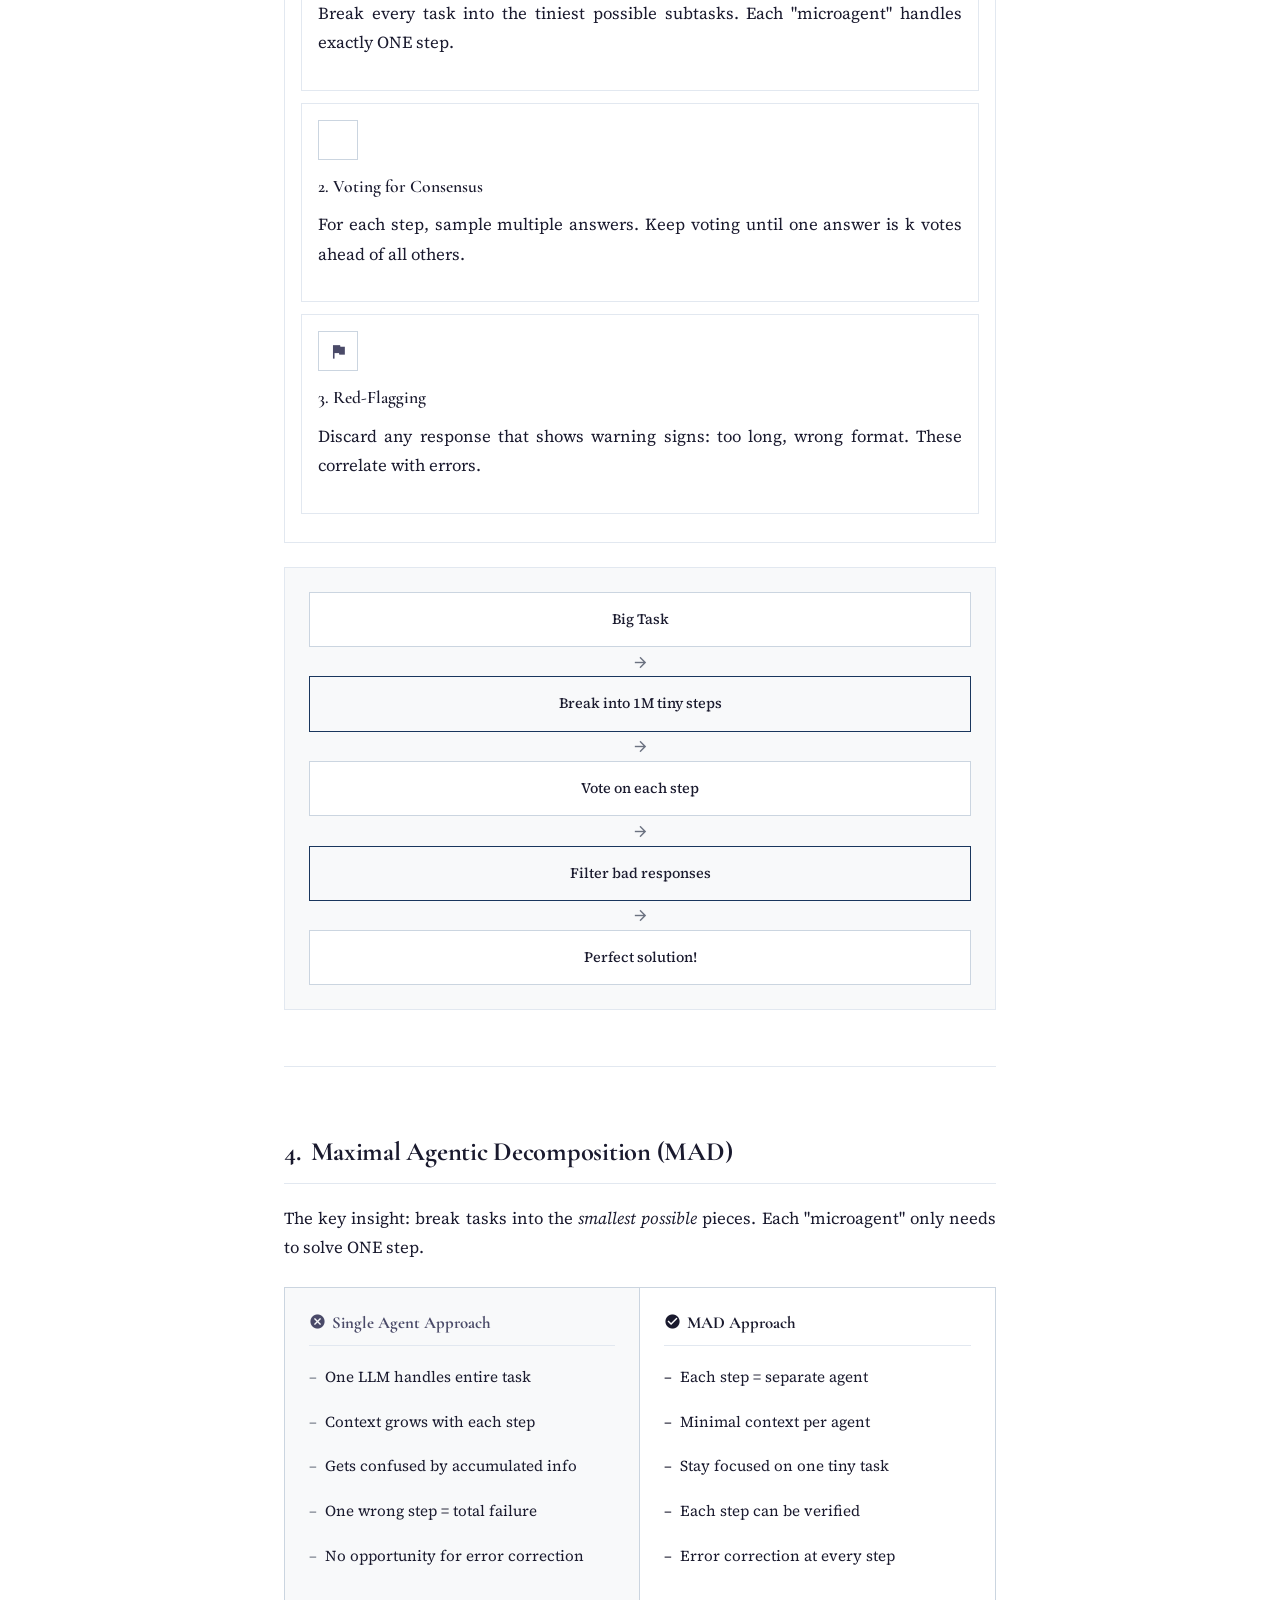
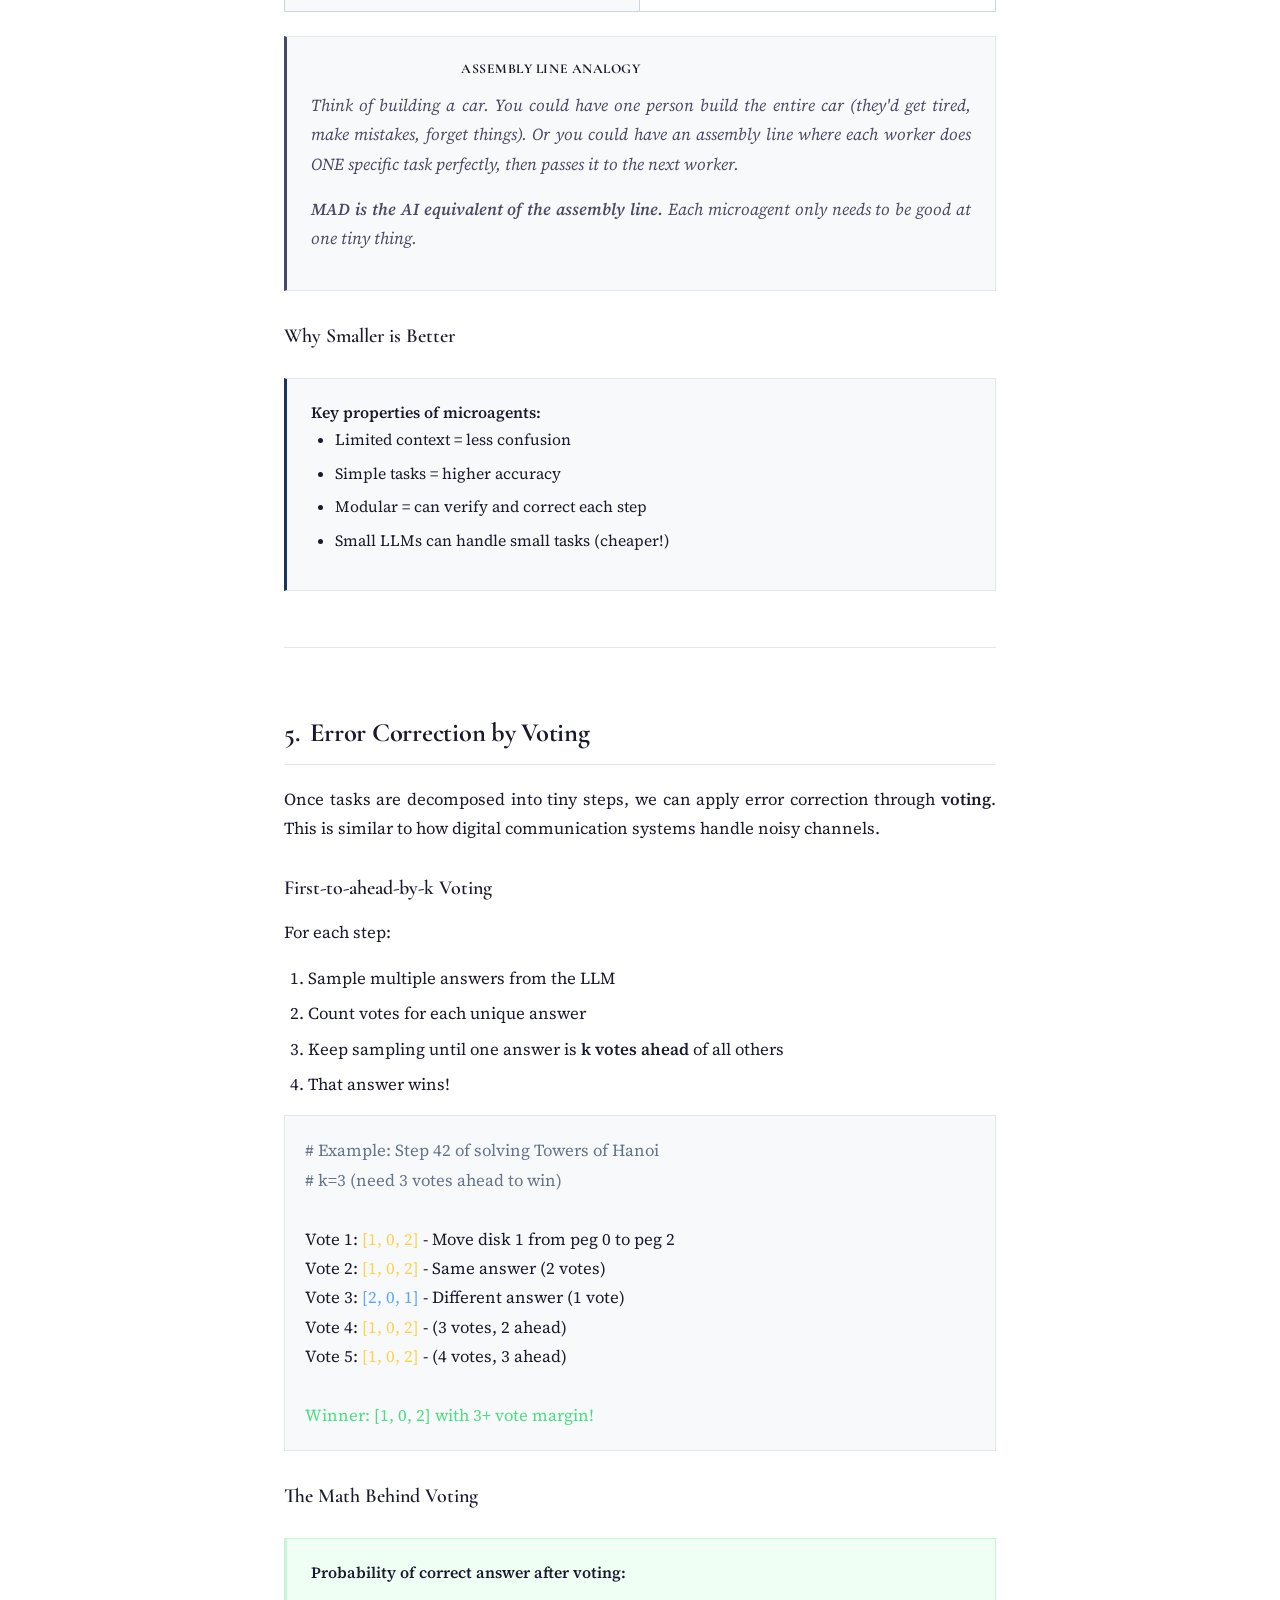
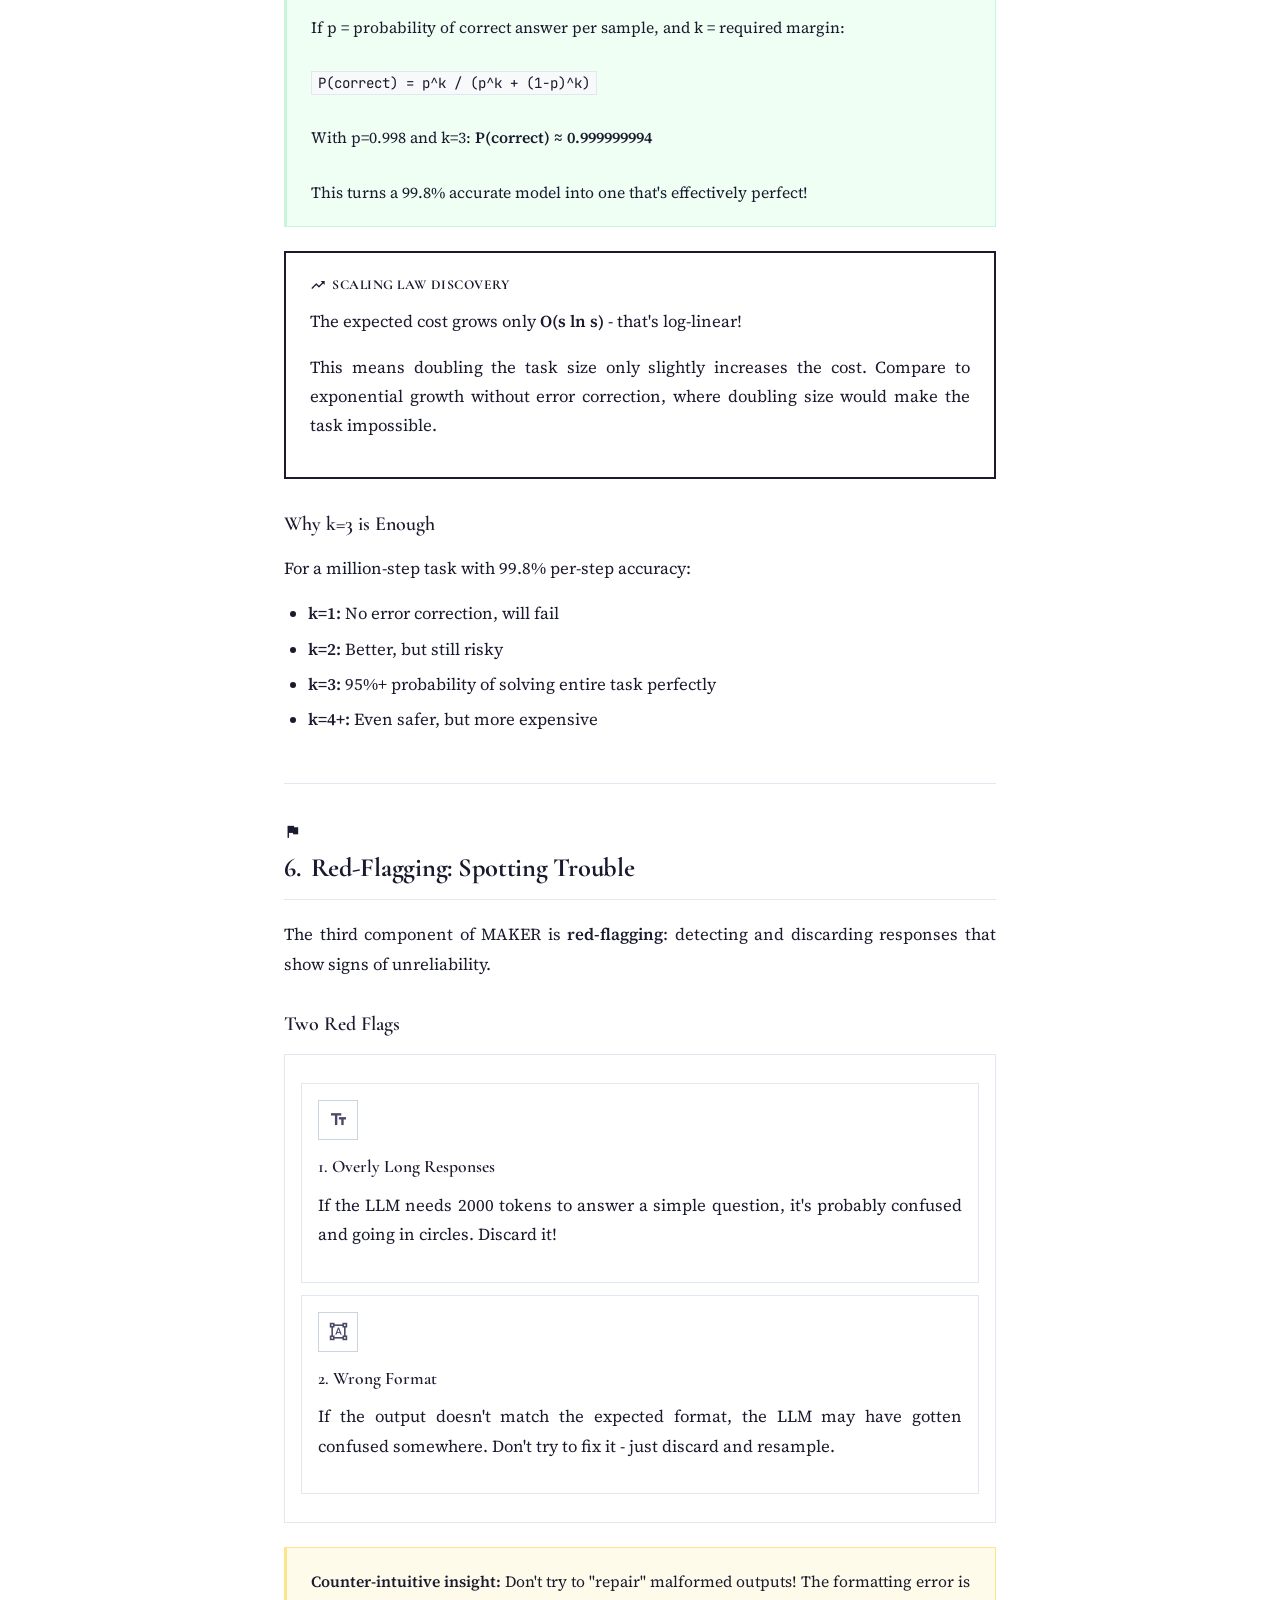
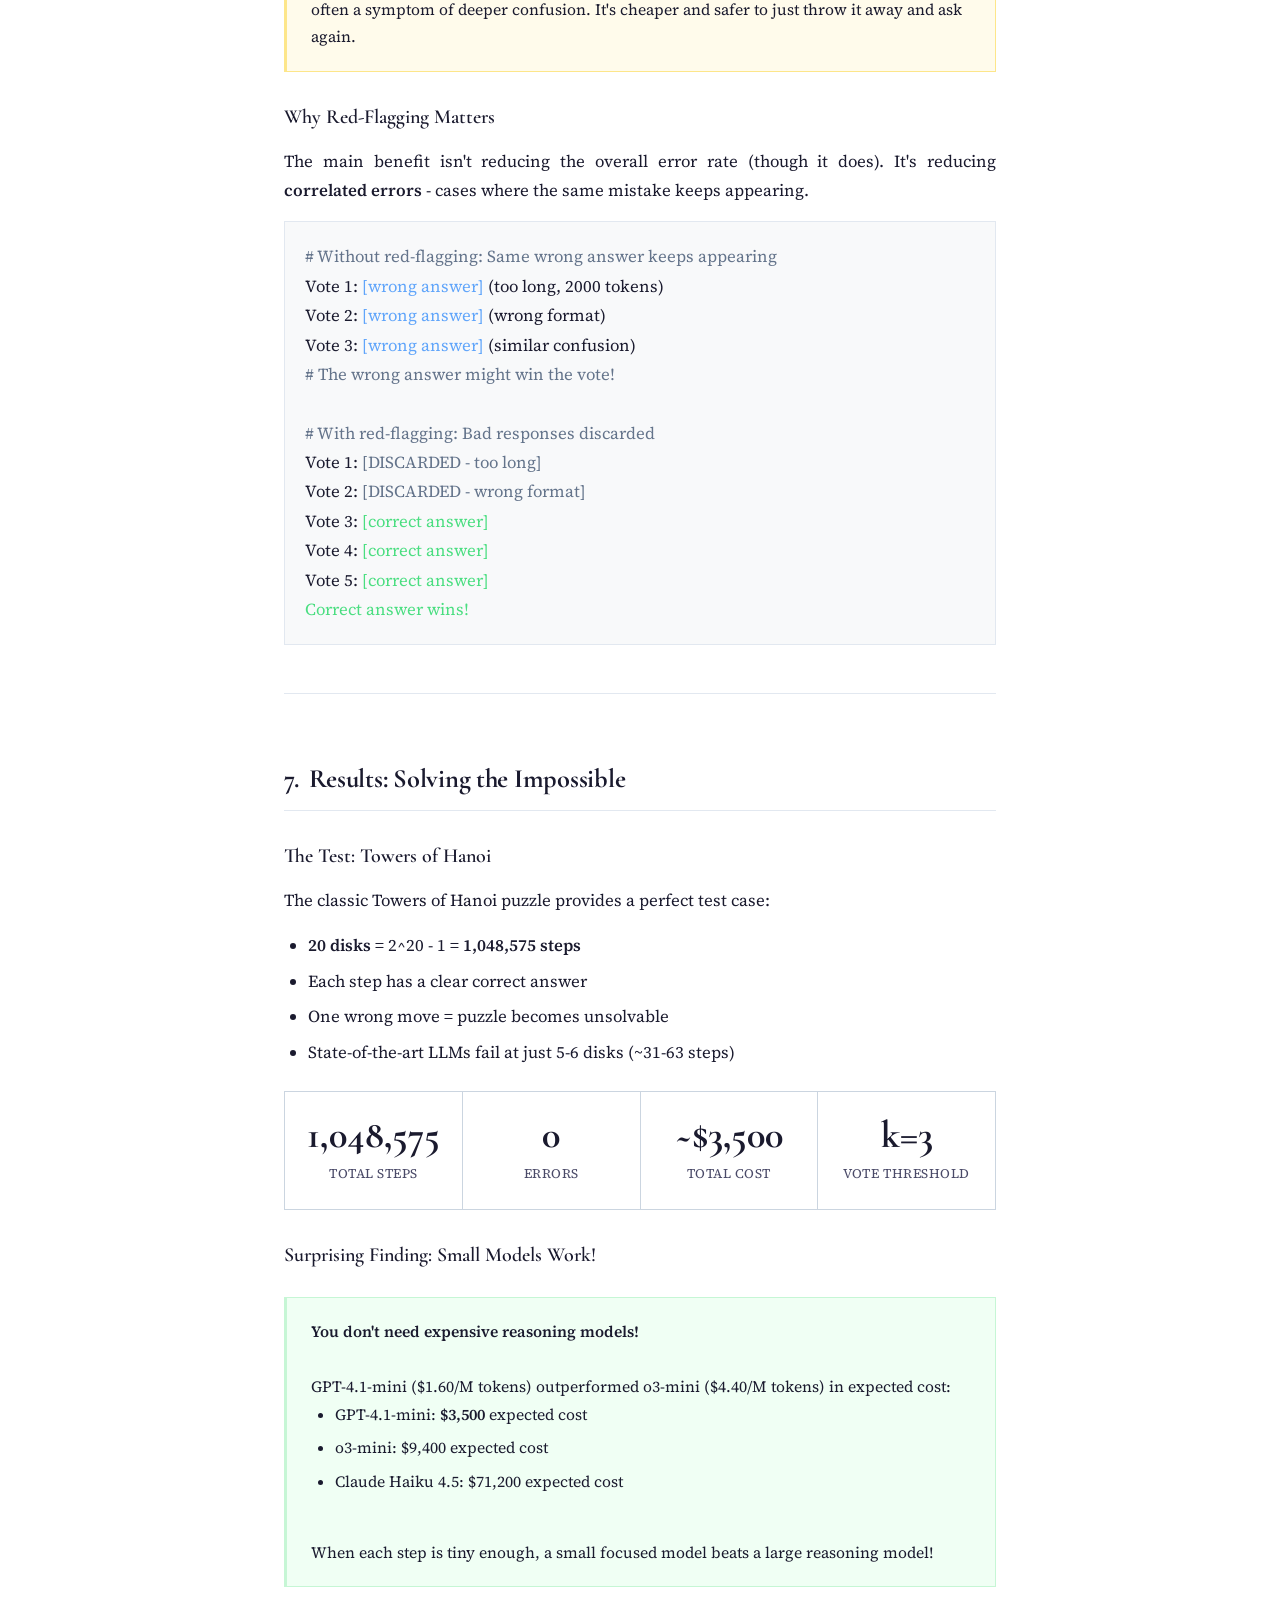
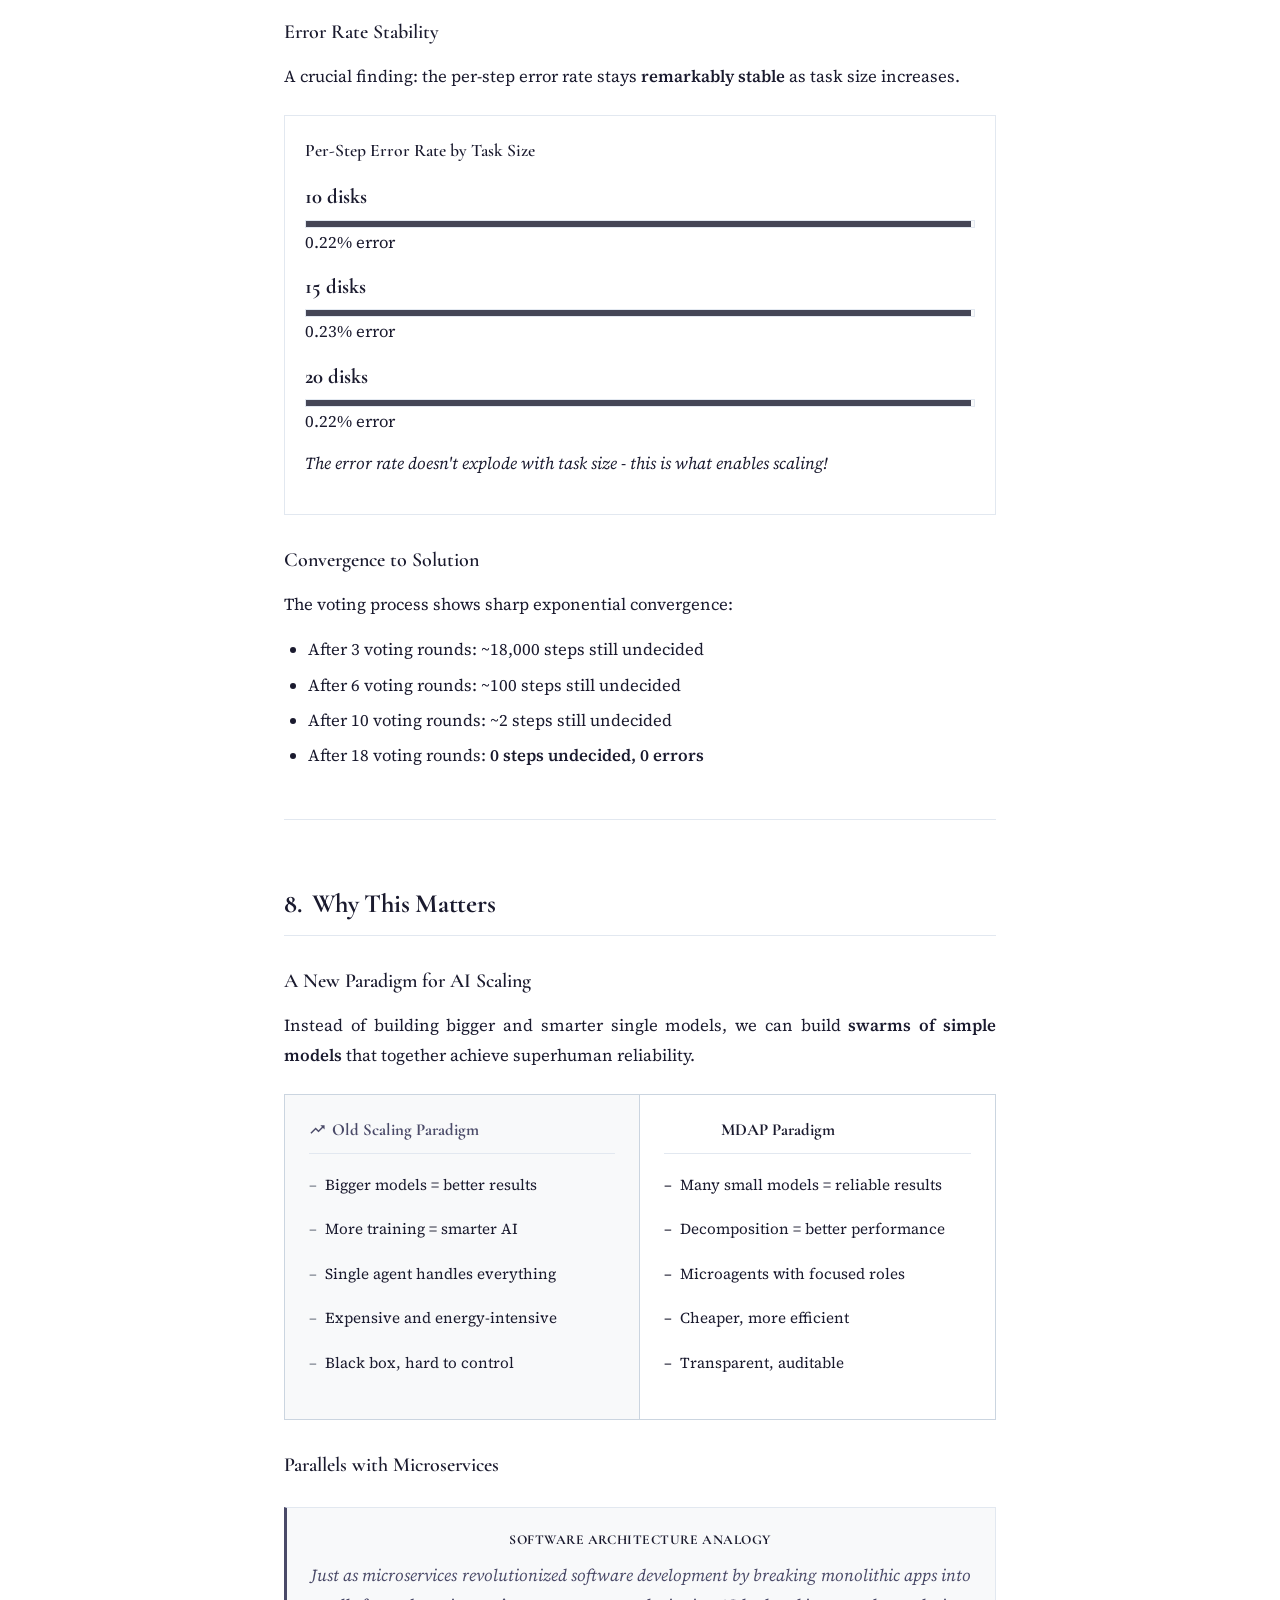
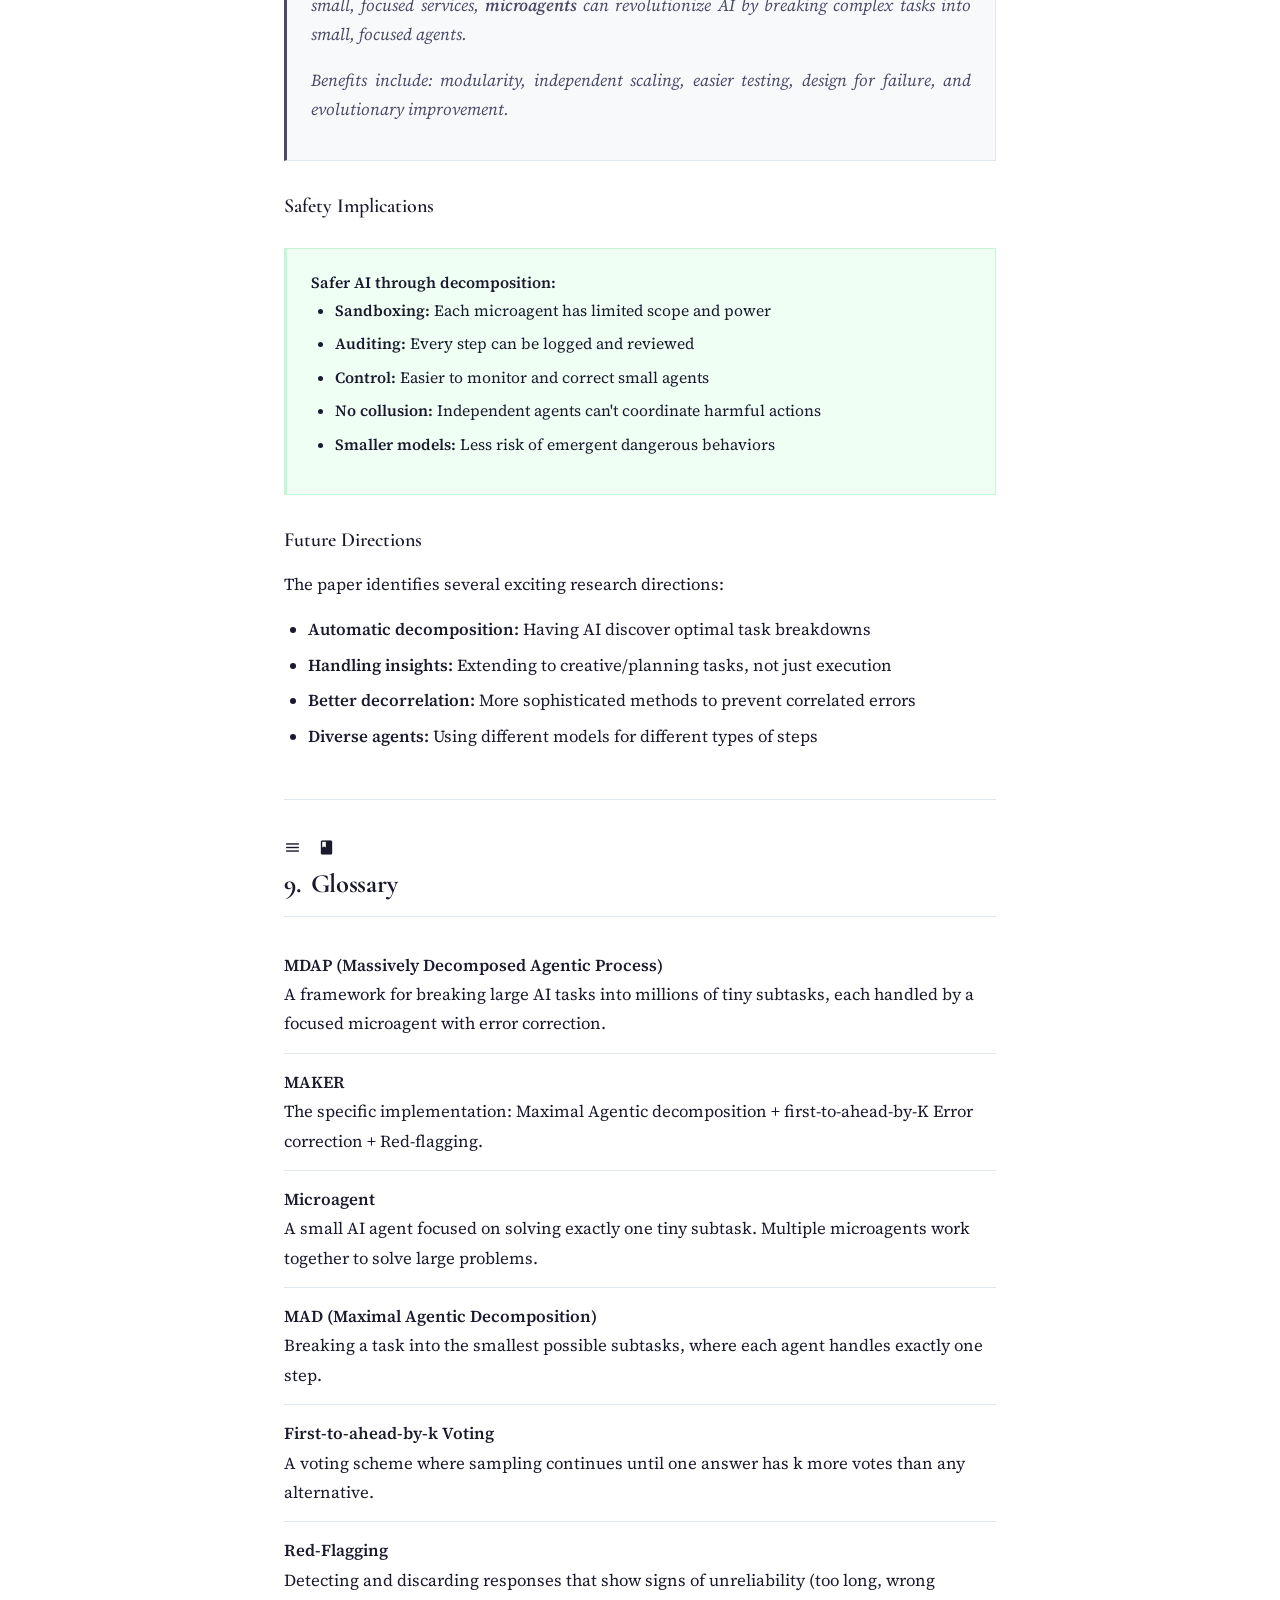
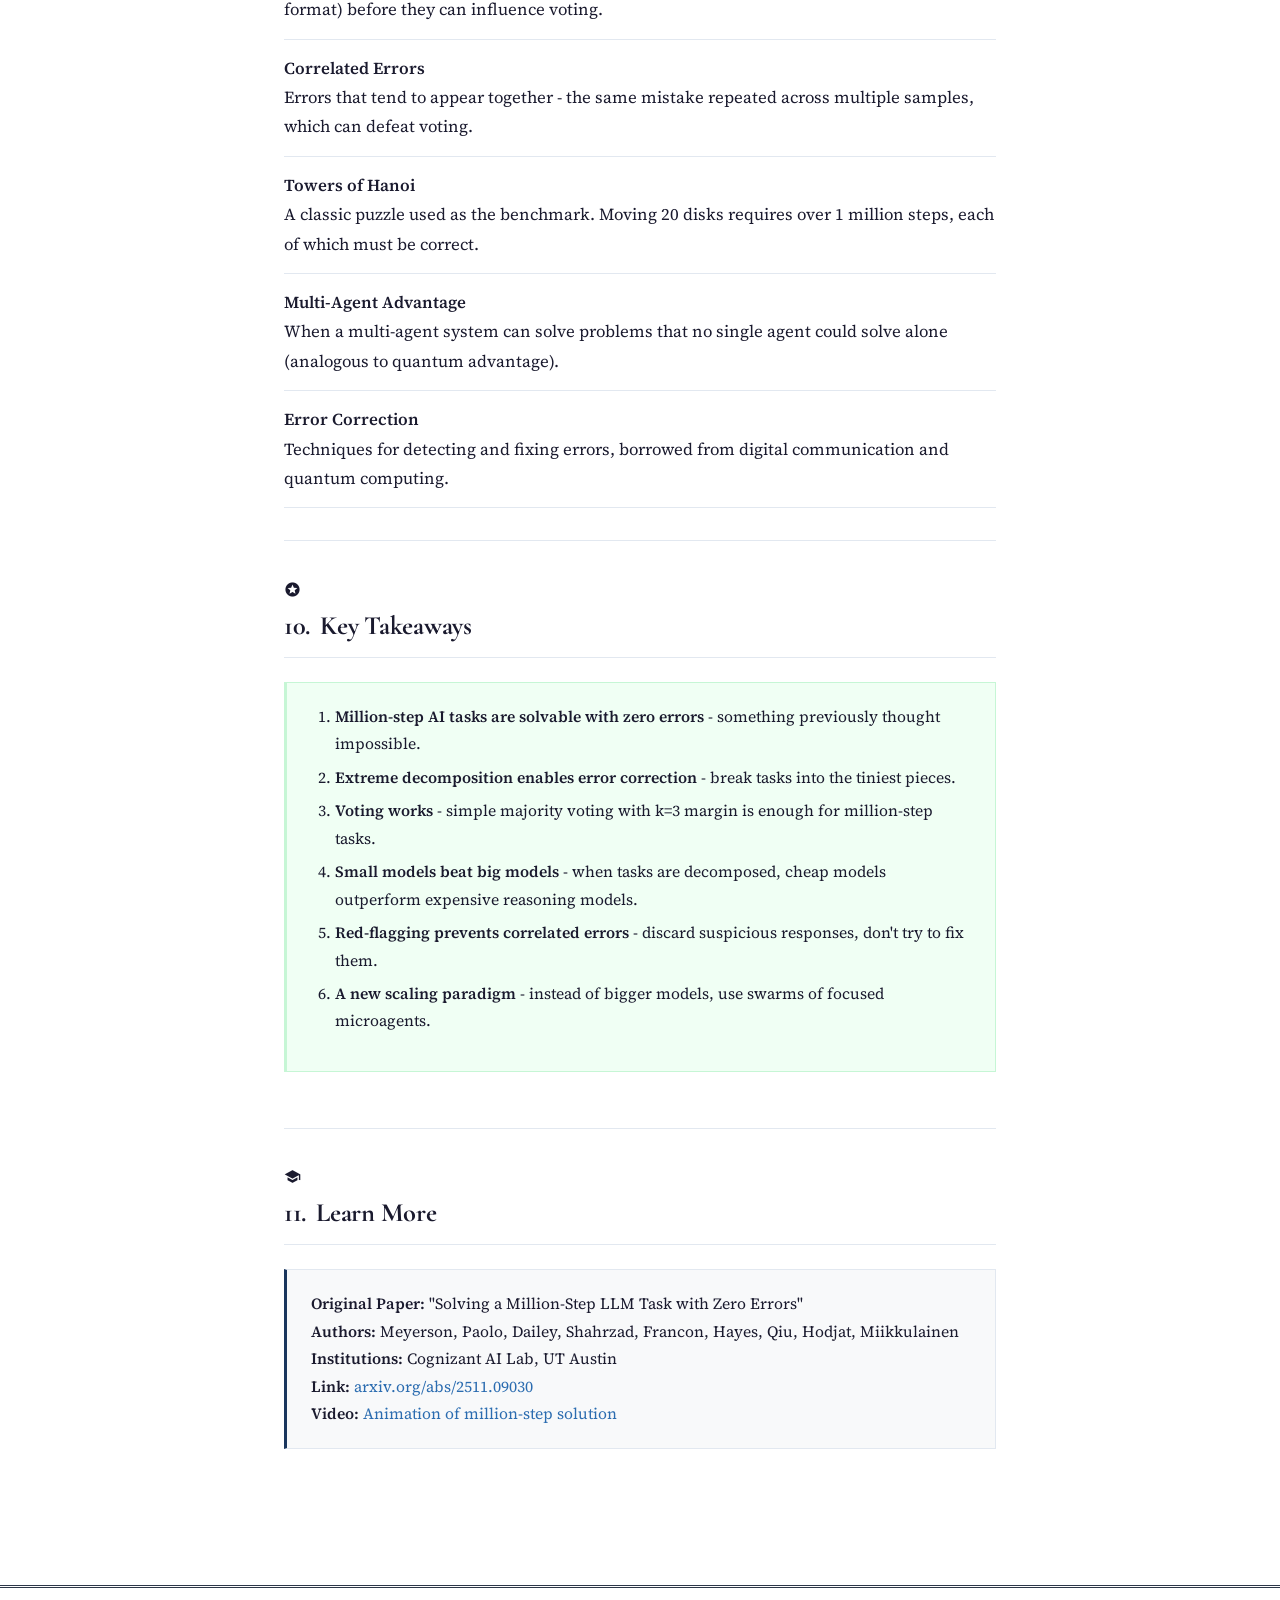
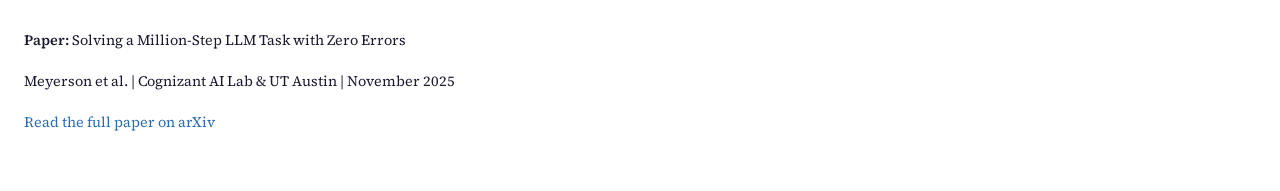
<file: MillionStep-Explained.html>
<!DOCTYPE html>
<html lang="en">
<head>
    <meta charset="UTF-8">
    <meta name="viewport" content="width=device-width, initial-scale=1.0">
    <title>Million-Step LLM Tasks Explained | MAKER Framework</title>
    <link href="https://fonts.googleapis.com/icon?family=Material+Icons" rel="stylesheet">
    <link rel="stylesheet" href="academic-style.css">
    <style>
        /* File-specific classes not covered by academic-style.css */
        .flow-step {
            padding: 14px 18px;
            border: 1px solid var(--border-medium);
            background: var(--bg-page);
            font-size: 0.9rem;
            color: var(--text-primary);
            text-align: center;
            min-width: 120px;
            font-weight: 500;
        }

        .flow-step.highlight {
            border-color: var(--border-dark);
            background: var(--bg-aside);
        }

        .method-card .icon {
            width: 40px;
            height: 40px;
            display: flex;
            align-items: center;
            justify-content: center;
            margin-bottom: 12px;
            border: 1px solid var(--border-medium);
            color: var(--text-secondary);
        }

        .method-card .icon .material-icons {
            font-size: 1.2rem;
        }

        .scale-number {
            font-family: var(--font-heading);
            font-size: 1.3rem;
            font-weight: 700;
            color: var(--text-primary);
            min-width: 120px;
        }

        .scale-fill.fail {
            background: var(--text-primary);
            opacity: 0.5;
        }

        .scale-fill.success {
            background: var(--text-primary);
            opacity: 0.8;
        }

        .demo-box .comment {
            color: #64748b;
        }

        .demo-box .highlight {
            color: #fcd34d;
        }

        .demo-box .success {
            color: #4ade80;
        }

        .demo-box .error {
            color: #60a5fa;
        }
    </style>
</head>
<body>
    <header>
        <h1>Solving a Million-Step LLM Task</h1>
        <p class="subtitle">How to achieve ZERO errors in million-step AI tasks through extreme decomposition and voting</p>
        <div class="paper-info">
            <span><span class="material-icons">business</span> Cognizant AI Lab & UT Austin</span>
            <span><span class="material-icons">calendar_today</span> November 2025</span>
            <span><span class="material-icons">description</span> 29 Pages</span>
        </div>
    </header>

    <div class="container">
        <!-- Table of Contents -->
        <nav class="toc">
            <h3><span class="material-icons">list</span> Table of Contents</h3>
            <ul>
                <li><a href="#tldr"><span class="material-icons">flash_on</span> TL;DR - The Big Idea</a></li>
                <li><a href="#problem"><span class="material-icons">error</span> The Problem: Error Accumulation</a></li>
                <li><a href="#maker"><span class="material-icons">construction</span> The MAKER Framework</a></li>
                <li><a href="#decomposition"><span class="material-icons">grid_view</span> Maximal Decomposition</a></li>
                <li><a href="#voting"><span class="material-icons">how_to_vote</span> Error Correction by Voting</a></li>
                <li><a href="#redflagging"><span class="material-icons">flag</span> Red-Flagging</a></li>
                <li><a href="#results"><span class="material-icons">insights</span> Results & Experiments</a></li>
                <li><a href="#implications"><span class="material-icons">lightbulb</span> Why This Matters</a></li>
                <li><a href="#glossary"><span class="material-icons">menu_book</span> Glossary</a></li>
            </ul>
        </nav>

        <!-- TL;DR Section -->
        <section id="tldr">
            <div class="section-header">
                <span class="material-icons">flash_on</span>
                <h2>TL;DR - The Big Idea</h2>
            </div>

            <div class="highlight-box success">
                <strong>One sentence:</strong> By breaking tasks into the smallest possible pieces and having multiple AI agents vote on each piece, we can solve tasks with over ONE MILLION steps with ZERO errors - even using cheap, small language models.
            </div>

            <div class="stats-grid">
                <div class="stat-card">
                    <div class="number">1,048,575</div>
                    <div class="label">Steps Completed</div>
                </div>
                <div class="stat-card">
                    <div class="number">0</div>
                    <div class="label">Errors Made</div>
                </div>
                <div class="stat-card">
                    <div class="number">$3.5K</div>
                    <div class="label">Total Cost</div>
                </div>
                <div class="stat-card">
                    <div class="number">GPT-4.1-mini</div>
                    <div class="label">Model Used</div>
                </div>
            </div>

            <div class="analogy">
                <div class="analogy-title">
                    <span class="material-icons">lightbulb</span>
                    Think of it like this...
                </div>
                <p>Imagine you need to cross a million stepping stones across a river. If you have a 1% chance of slipping on each stone, you'll almost certainly fall in before reaching the other side.</p>
                <p><strong>MAKER's solution:</strong> Instead of one person trying to cross alone, have multiple people vote on where to place each foot. The majority opinion is almost always right, even if individuals sometimes make mistakes. Plus, if someone seems confused (talking too long, giving weird answers), ignore them!</p>
            </div>
        </section>

        <!-- The Problem Section -->
        <section id="problem">
            <div class="section-header">
                <span class="material-icons">error</span>
                <h2>The Problem: Errors Compound Catastrophically</h2>
            </div>

            <p>Here's the fundamental challenge with using AI for long tasks:</p>

            <div class="highlight-box danger">
                <strong>The Math of Failure:</strong> If an LLM has a 99% success rate per step (which sounds great!), over a million steps, the chance of completing without error is:
                <br><br>
                <code>0.99^1,000,000 = essentially 0%</code>
                <br><br>
                Even with 99.9% accuracy per step, you'd expect to fail after just ~1,000 steps.
            </div>

            <h3>Real-World Scale Problems</h3>
            <p>Modern society routinely executes tasks with millions of steps:</p>
            <ul>
                <li><strong>iPhone production:</strong> ~1 billion people contribute across hundreds of suppliers</li>
                <li><strong>Hospital operations:</strong> Thousands of precise steps per patient</li>
                <li><strong>Tax processing:</strong> Millions of calculations at national scale</li>
                <li><strong>Even baking bread:</strong> Dozens of precise steps that must all succeed</li>
            </ul>

            <div class="scaling-demo">
                <h4>Error Accumulation at Scale</h4>
                <div class="scale-item">
                    <div class="scale-number">100 steps</div>
                    <div class="scale-bar">
                        <div class="scale-fill success" style="width: 37%"></div>
                    </div>
                    <span>37% success</span>
                </div>
                <div class="scale-item">
                    <div class="scale-number">1,000 steps</div>
                    <div class="scale-bar">
                        <div class="scale-fill fail" style="width: 5%"></div>
                    </div>
                    <span>~0% success</span>
                </div>
                <div class="scale-item">
                    <div class="scale-number">1M steps</div>
                    <div class="scale-bar">
                        <div class="scale-fill fail" style="width: 1%"></div>
                    </div>
                    <span>Impossible</span>
                </div>
                <p><em>With 99% per-step accuracy and no error correction</em></p>
            </div>

            <div class="key-insight">
                <div class="key-insight-title">
                    <span class="material-icons">psychology</span>
                    The Insight
                </div>
                <p>Traditional LLM benchmarks test independent examples. A 99% score sounds excellent. But for real-world tasks with thousands of dependent steps, 99% per-step accuracy guarantees failure. <strong>We need a fundamentally different approach.</strong></p>
            </div>
        </section>

        <!-- MAKER Framework Section -->
        <section id="maker">
            <div class="section-header">
                <span class="material-icons">construction</span>
                <h2>The MAKER Framework</h2>
            </div>

            <p><strong>MAKER</strong> stands for:</p>
            <ul>
                <li><strong>M</strong>aximal <strong>A</strong>gentic decomposition</li>
                <li>first-to-ahead-by-<strong>K</strong> <strong>E</strong>rror correction</li>
                <li><strong>R</strong>ed-flagging</li>
            </ul>

            <div class="method-cards">
                <div class="method-card">
                    <div class="icon">
                        <span class="material-icons">grid_view</span>
                    </div>
                    <h4>1. Extreme Decomposition</h4>
                    <p>Break every task into the tiniest possible subtasks. Each "microagent" handles exactly ONE step.</p>
                </div>
                <div class="method-card">
                    <div class="icon">
                        <span class="material-icons">how_to_vote</span>
                    </div>
                    <h4>2. Voting for Consensus</h4>
                    <p>For each step, sample multiple answers. Keep voting until one answer is k votes ahead of all others.</p>
                </div>
                <div class="method-card">
                    <div class="icon">
                        <span class="material-icons">flag</span>
                    </div>
                    <h4>3. Red-Flagging</h4>
                    <p>Discard any response that shows warning signs: too long, wrong format. These correlate with errors.</p>
                </div>
            </div>

            <div class="flow-diagram">
                <div class="flow-step">Big Task</div>
                <span class="material-icons flow-arrow">arrow_forward</span>
                <div class="flow-step highlight">Break into 1M tiny steps</div>
                <span class="material-icons flow-arrow">arrow_forward</span>
                <div class="flow-step">Vote on each step</div>
                <span class="material-icons flow-arrow">arrow_forward</span>
                <div class="flow-step highlight">Filter bad responses</div>
                <span class="material-icons flow-arrow">arrow_forward</span>
                <div class="flow-step">Perfect solution!</div>
            </div>
        </section>

        <!-- Decomposition Section -->
        <section id="decomposition">
            <div class="section-header">
                <span class="material-icons">grid_view</span>
                <h2>Maximal Agentic Decomposition (MAD)</h2>
            </div>

            <p>The key insight: break tasks into the <em>smallest possible</em> pieces. Each "microagent" only needs to solve ONE step.</p>

            <div class="comparison-grid">
                <div class="comparison-card old">
                    <h4><span class="material-icons">cancel</span> Single Agent Approach</h4>
                    <ul>
                        <li>One LLM handles entire task</li>
                        <li>Context grows with each step</li>
                        <li>Gets confused by accumulated info</li>
                        <li>One wrong step = total failure</li>
                        <li>No opportunity for error correction</li>
                    </ul>
                </div>
                <div class="comparison-card new">
                    <h4><span class="material-icons">check_circle</span> MAD Approach</h4>
                    <ul>
                        <li>Each step = separate agent</li>
                        <li>Minimal context per agent</li>
                        <li>Stay focused on one tiny task</li>
                        <li>Each step can be verified</li>
                        <li>Error correction at every step</li>
                    </ul>
                </div>
            </div>

            <div class="analogy">
                <div class="analogy-title">
                    <span class="material-icons">lightbulb</span>
                    Assembly Line Analogy
                </div>
                <p>Think of building a car. You could have one person build the entire car (they'd get tired, make mistakes, forget things). Or you could have an assembly line where each worker does ONE specific task perfectly, then passes it to the next worker.</p>
                <p><strong>MAD is the AI equivalent of the assembly line.</strong> Each microagent only needs to be good at one tiny thing.</p>
            </div>

            <h3>Why Smaller is Better</h3>
            <div class="highlight-box">
                <strong>Key properties of microagents:</strong>
                <ul>
                    <li>Limited context = less confusion</li>
                    <li>Simple tasks = higher accuracy</li>
                    <li>Modular = can verify and correct each step</li>
                    <li>Small LLMs can handle small tasks (cheaper!)</li>
                </ul>
            </div>
        </section>

        <!-- Voting Section -->
        <section id="voting">
            <div class="section-header">
                <span class="material-icons">how_to_vote</span>
                <h2>Error Correction by Voting</h2>
            </div>

            <p>Once tasks are decomposed into tiny steps, we can apply error correction through <strong>voting</strong>. This is similar to how digital communication systems handle noisy channels.</p>

            <h3>First-to-ahead-by-k Voting</h3>
            <p>For each step:</p>
            <ol>
                <li>Sample multiple answers from the LLM</li>
                <li>Count votes for each unique answer</li>
                <li>Keep sampling until one answer is <strong>k votes ahead</strong> of all others</li>
                <li>That answer wins!</li>
            </ol>

            <div class="demo-box">
                <span class="comment"># Example: Step 42 of solving Towers of Hanoi</span><br>
                <span class="comment"># k=3 (need 3 votes ahead to win)</span><br><br>

                Vote 1: <span class="highlight">[1, 0, 2]</span> - Move disk 1 from peg 0 to peg 2<br>
                Vote 2: <span class="highlight">[1, 0, 2]</span> - Same answer (2 votes)<br>
                Vote 3: <span class="error">[2, 0, 1]</span> - Different answer (1 vote)<br>
                Vote 4: <span class="highlight">[1, 0, 2]</span> - (3 votes, 2 ahead)<br>
                Vote 5: <span class="highlight">[1, 0, 2]</span> - (4 votes, 3 ahead)<br><br>

                <span class="success">Winner: [1, 0, 2] with 3+ vote margin!</span>
            </div>

            <h3>The Math Behind Voting</h3>
            <div class="highlight-box success">
                <strong>Probability of correct answer after voting:</strong>
                <br><br>
                If p = probability of correct answer per sample, and k = required margin:
                <br><br>
                <code>P(correct) = p^k / (p^k + (1-p)^k)</code>
                <br><br>
                With p=0.998 and k=3: <strong>P(correct) ≈ 0.999999994</strong>
                <br><br>
                This turns a 99.8% accurate model into one that's effectively perfect!
            </div>

            <div class="key-insight">
                <div class="key-insight-title">
                    <span class="material-icons">trending_up</span>
                    Scaling Law Discovery
                </div>
                <p>The expected cost grows only <strong>O(s ln s)</strong> - that's log-linear!</p>
                <p>This means doubling the task size only slightly increases the cost. Compare to exponential growth without error correction, where doubling size would make the task impossible.</p>
            </div>

            <h3>Why k=3 is Enough</h3>
            <p>For a million-step task with 99.8% per-step accuracy:</p>
            <ul>
                <li><strong>k=1:</strong> No error correction, will fail</li>
                <li><strong>k=2:</strong> Better, but still risky</li>
                <li><strong>k=3:</strong> 95%+ probability of solving entire task perfectly</li>
                <li><strong>k=4+:</strong> Even safer, but more expensive</li>
            </ul>
        </section>

        <!-- Red-Flagging Section -->
        <section id="redflagging">
            <div class="section-header">
                <span class="material-icons">flag</span>
                <h2>Red-Flagging: Spotting Trouble</h2>
            </div>

            <p>The third component of MAKER is <strong>red-flagging</strong>: detecting and discarding responses that show signs of unreliability.</p>

            <h3>Two Red Flags</h3>
            <div class="method-cards">
                <div class="method-card">
                    <div class="icon">
                        <span class="material-icons">text_fields</span>
                    </div>
                    <h4>1. Overly Long Responses</h4>
                    <p>If the LLM needs 2000 tokens to answer a simple question, it's probably confused and going in circles. Discard it!</p>
                </div>
                <div class="method-card">
                    <div class="icon">
                        <span class="material-icons">format_shapes</span>
                    </div>
                    <h4>2. Wrong Format</h4>
                    <p>If the output doesn't match the expected format, the LLM may have gotten confused somewhere. Don't try to fix it - just discard and resample.</p>
                </div>
            </div>

            <div class="highlight-box warning">
                <strong>Counter-intuitive insight:</strong> Don't try to "repair" malformed outputs! The formatting error is often a symptom of deeper confusion. It's cheaper and safer to just throw it away and ask again.
            </div>

            <h3>Why Red-Flagging Matters</h3>
            <p>The main benefit isn't reducing the overall error rate (though it does). It's reducing <strong>correlated errors</strong> - cases where the same mistake keeps appearing.</p>

            <div class="demo-box">
                <span class="comment"># Without red-flagging: Same wrong answer keeps appearing</span><br>
                Vote 1: <span class="error">[wrong answer]</span> (too long, 2000 tokens)<br>
                Vote 2: <span class="error">[wrong answer]</span> (wrong format)<br>
                Vote 3: <span class="error">[wrong answer]</span> (similar confusion)<br>
                <span class="comment"># The wrong answer might win the vote!</span><br><br>

                <span class="comment"># With red-flagging: Bad responses discarded</span><br>
                Vote 1: <span class="comment">[DISCARDED - too long]</span><br>
                Vote 2: <span class="comment">[DISCARDED - wrong format]</span><br>
                Vote 3: <span class="success">[correct answer]</span><br>
                Vote 4: <span class="success">[correct answer]</span><br>
                Vote 5: <span class="success">[correct answer]</span><br>
                <span class="success">Correct answer wins!</span>
            </div>
        </section>

        <!-- Results Section -->
        <section id="results">
            <div class="section-header">
                <span class="material-icons">insights</span>
                <h2>Results: Solving the Impossible</h2>
            </div>

            <h3>The Test: Towers of Hanoi</h3>
            <p>The classic Towers of Hanoi puzzle provides a perfect test case:</p>
            <ul>
                <li><strong>20 disks</strong> = 2^20 - 1 = <strong>1,048,575 steps</strong></li>
                <li>Each step has a clear correct answer</li>
                <li>One wrong move = puzzle becomes unsolvable</li>
                <li>State-of-the-art LLMs fail at just 5-6 disks (~31-63 steps)</li>
            </ul>

            <div class="stats-grid">
                <div class="stat-card">
                    <div class="number">1,048,575</div>
                    <div class="label">Total Steps</div>
                </div>
                <div class="stat-card">
                    <div class="number">0</div>
                    <div class="label">Errors</div>
                </div>
                <div class="stat-card">
                    <div class="number">~$3,500</div>
                    <div class="label">Total Cost</div>
                </div>
                <div class="stat-card">
                    <div class="number">k=3</div>
                    <div class="label">Vote Threshold</div>
                </div>
            </div>

            <h3>Surprising Finding: Small Models Work!</h3>
            <div class="highlight-box success">
                <strong>You don't need expensive reasoning models!</strong>
                <br><br>
                GPT-4.1-mini ($1.60/M tokens) outperformed o3-mini ($4.40/M tokens) in expected cost:
                <ul>
                    <li>GPT-4.1-mini: <strong>$3,500</strong> expected cost</li>
                    <li>o3-mini: $9,400 expected cost</li>
                    <li>Claude Haiku 4.5: $71,200 expected cost</li>
                </ul>
                <br>
                When each step is tiny enough, a small focused model beats a large reasoning model!
            </div>

            <h3>Error Rate Stability</h3>
            <p>A crucial finding: the per-step error rate stays <strong>remarkably stable</strong> as task size increases.</p>

            <div class="scaling-demo">
                <h4>Per-Step Error Rate by Task Size</h4>
                <div class="scale-item">
                    <div class="scale-number">10 disks</div>
                    <div class="scale-bar">
                        <div class="scale-fill success" style="width: 99.5%"></div>
                    </div>
                    <span>0.22% error</span>
                </div>
                <div class="scale-item">
                    <div class="scale-number">15 disks</div>
                    <div class="scale-bar">
                        <div class="scale-fill success" style="width: 99.5%"></div>
                    </div>
                    <span>0.23% error</span>
                </div>
                <div class="scale-item">
                    <div class="scale-number">20 disks</div>
                    <div class="scale-bar">
                        <div class="scale-fill success" style="width: 99.5%"></div>
                    </div>
                    <span>0.22% error</span>
                </div>
                <p><em>The error rate doesn't explode with task size - this is what enables scaling!</em></p>
            </div>

            <h3>Convergence to Solution</h3>
            <p>The voting process shows sharp exponential convergence:</p>
            <ul>
                <li>After 3 voting rounds: ~18,000 steps still undecided</li>
                <li>After 6 voting rounds: ~100 steps still undecided</li>
                <li>After 10 voting rounds: ~2 steps still undecided</li>
                <li>After 18 voting rounds: <strong>0 steps undecided, 0 errors</strong></li>
            </ul>
        </section>

        <!-- Implications Section -->
        <section id="implications">
            <div class="section-header">
                <span class="material-icons">lightbulb</span>
                <h2>Why This Matters</h2>
            </div>

            <h3>A New Paradigm for AI Scaling</h3>
            <p>Instead of building bigger and smarter single models, we can build <strong>swarms of simple models</strong> that together achieve superhuman reliability.</p>

            <div class="comparison-grid">
                <div class="comparison-card old">
                    <h4><span class="material-icons">trending_up</span> Old Scaling Paradigm</h4>
                    <ul>
                        <li>Bigger models = better results</li>
                        <li>More training = smarter AI</li>
                        <li>Single agent handles everything</li>
                        <li>Expensive and energy-intensive</li>
                        <li>Black box, hard to control</li>
                    </ul>
                </div>
                <div class="comparison-card new">
                    <h4><span class="material-icons">hub</span> MDAP Paradigm</h4>
                    <ul>
                        <li>Many small models = reliable results</li>
                        <li>Decomposition = better performance</li>
                        <li>Microagents with focused roles</li>
                        <li>Cheaper, more efficient</li>
                        <li>Transparent, auditable</li>
                    </ul>
                </div>
            </div>

            <h3>Parallels with Microservices</h3>
            <div class="analogy">
                <div class="analogy-title">
                    <span class="material-icons">architecture</span>
                    Software Architecture Analogy
                </div>
                <p>Just as microservices revolutionized software development by breaking monolithic apps into small, focused services, <strong>microagents</strong> can revolutionize AI by breaking complex tasks into small, focused agents.</p>
                <p>Benefits include: modularity, independent scaling, easier testing, design for failure, and evolutionary improvement.</p>
            </div>

            <h3>Safety Implications</h3>
            <div class="highlight-box success">
                <strong>Safer AI through decomposition:</strong>
                <ul>
                    <li><strong>Sandboxing:</strong> Each microagent has limited scope and power</li>
                    <li><strong>Auditing:</strong> Every step can be logged and reviewed</li>
                    <li><strong>Control:</strong> Easier to monitor and correct small agents</li>
                    <li><strong>No collusion:</strong> Independent agents can't coordinate harmful actions</li>
                    <li><strong>Smaller models:</strong> Less risk of emergent dangerous behaviors</li>
                </ul>
            </div>

            <h3>Future Directions</h3>
            <p>The paper identifies several exciting research directions:</p>
            <ul>
                <li><strong>Automatic decomposition:</strong> Having AI discover optimal task breakdowns</li>
                <li><strong>Handling insights:</strong> Extending to creative/planning tasks, not just execution</li>
                <li><strong>Better decorrelation:</strong> More sophisticated methods to prevent correlated errors</li>
                <li><strong>Diverse agents:</strong> Using different models for different types of steps</li>
            </ul>
        </section>

        <!-- Glossary Section -->
        <section id="glossary">
            <div class="section-header">
                <span class="material-icons">menu_book</span>
                <h2>Glossary</h2>
            </div>

            <div class="glossary-grid">
                <div class="glossary-item">
                    <strong>MDAP (Massively Decomposed Agentic Process)</strong><br>
                    A framework for breaking large AI tasks into millions of tiny subtasks, each handled by a focused microagent with error correction.
                </div>
                <div class="glossary-item">
                    <strong>MAKER</strong><br>
                    The specific implementation: Maximal Agentic decomposition + first-to-ahead-by-K Error correction + Red-flagging.
                </div>
                <div class="glossary-item">
                    <strong>Microagent</strong><br>
                    A small AI agent focused on solving exactly one tiny subtask. Multiple microagents work together to solve large problems.
                </div>
                <div class="glossary-item">
                    <strong>MAD (Maximal Agentic Decomposition)</strong><br>
                    Breaking a task into the smallest possible subtasks, where each agent handles exactly one step.
                </div>
                <div class="glossary-item">
                    <strong>First-to-ahead-by-k Voting</strong><br>
                    A voting scheme where sampling continues until one answer has k more votes than any alternative.
                </div>
                <div class="glossary-item">
                    <strong>Red-Flagging</strong><br>
                    Detecting and discarding responses that show signs of unreliability (too long, wrong format) before they can influence voting.
                </div>
                <div class="glossary-item">
                    <strong>Correlated Errors</strong><br>
                    Errors that tend to appear together - the same mistake repeated across multiple samples, which can defeat voting.
                </div>
                <div class="glossary-item">
                    <strong>Towers of Hanoi</strong><br>
                    A classic puzzle used as the benchmark. Moving 20 disks requires over 1 million steps, each of which must be correct.
                </div>
                <div class="glossary-item">
                    <strong>Multi-Agent Advantage</strong><br>
                    When a multi-agent system can solve problems that no single agent could solve alone (analogous to quantum advantage).
                </div>
                <div class="glossary-item">
                    <strong>Error Correction</strong><br>
                    Techniques for detecting and fixing errors, borrowed from digital communication and quantum computing.
                </div>
            </div>
        </section>

        <!-- Key Takeaways -->
        <section>
            <div class="section-header">
                <span class="material-icons">stars</span>
                <h2>Key Takeaways</h2>
            </div>

            <div class="highlight-box success">
                <ol>
                    <li><strong>Million-step AI tasks are solvable with zero errors</strong> - something previously thought impossible.</li>
                    <li><strong>Extreme decomposition enables error correction</strong> - break tasks into the tiniest pieces.</li>
                    <li><strong>Voting works</strong> - simple majority voting with k=3 margin is enough for million-step tasks.</li>
                    <li><strong>Small models beat big models</strong> - when tasks are decomposed, cheap models outperform expensive reasoning models.</li>
                    <li><strong>Red-flagging prevents correlated errors</strong> - discard suspicious responses, don't try to fix them.</li>
                    <li><strong>A new scaling paradigm</strong> - instead of bigger models, use swarms of focused microagents.</li>
                </ol>
            </div>
        </section>

        <!-- Learn More -->
        <section>
            <div class="section-header">
                <span class="material-icons">school</span>
                <h2>Learn More</h2>
            </div>

            <div class="highlight-box">
                <strong>Original Paper:</strong> "Solving a Million-Step LLM Task with Zero Errors"
                <br>
                <strong>Authors:</strong> Meyerson, Paolo, Dailey, Shahrzad, Francon, Hayes, Qiu, Hodjat, Miikkulainen
                <br>
                <strong>Institutions:</strong> Cognizant AI Lab, UT Austin
                <br>
                <strong>Link:</strong> <a href="https://arxiv.org/abs/2511.09030" target="_blank">arxiv.org/abs/2511.09030</a>
                <br>
                <strong>Video:</strong> <a href="https://www.youtube.com/watch?v=gLkehsQy4H4" target="_blank">Animation of million-step solution</a>
            </div>
        </section>
    </div>

    <footer>
        <p><strong>Paper:</strong> Solving a Million-Step LLM Task with Zero Errors</p>
        <p>Meyerson et al. | Cognizant AI Lab & UT Austin | November 2025</p>
        <p>
            <a href="https://arxiv.org/abs/2511.09030" target="_blank">Read the full paper on arXiv</a>
        </p>
    </footer>
</body>
</html>
</file>
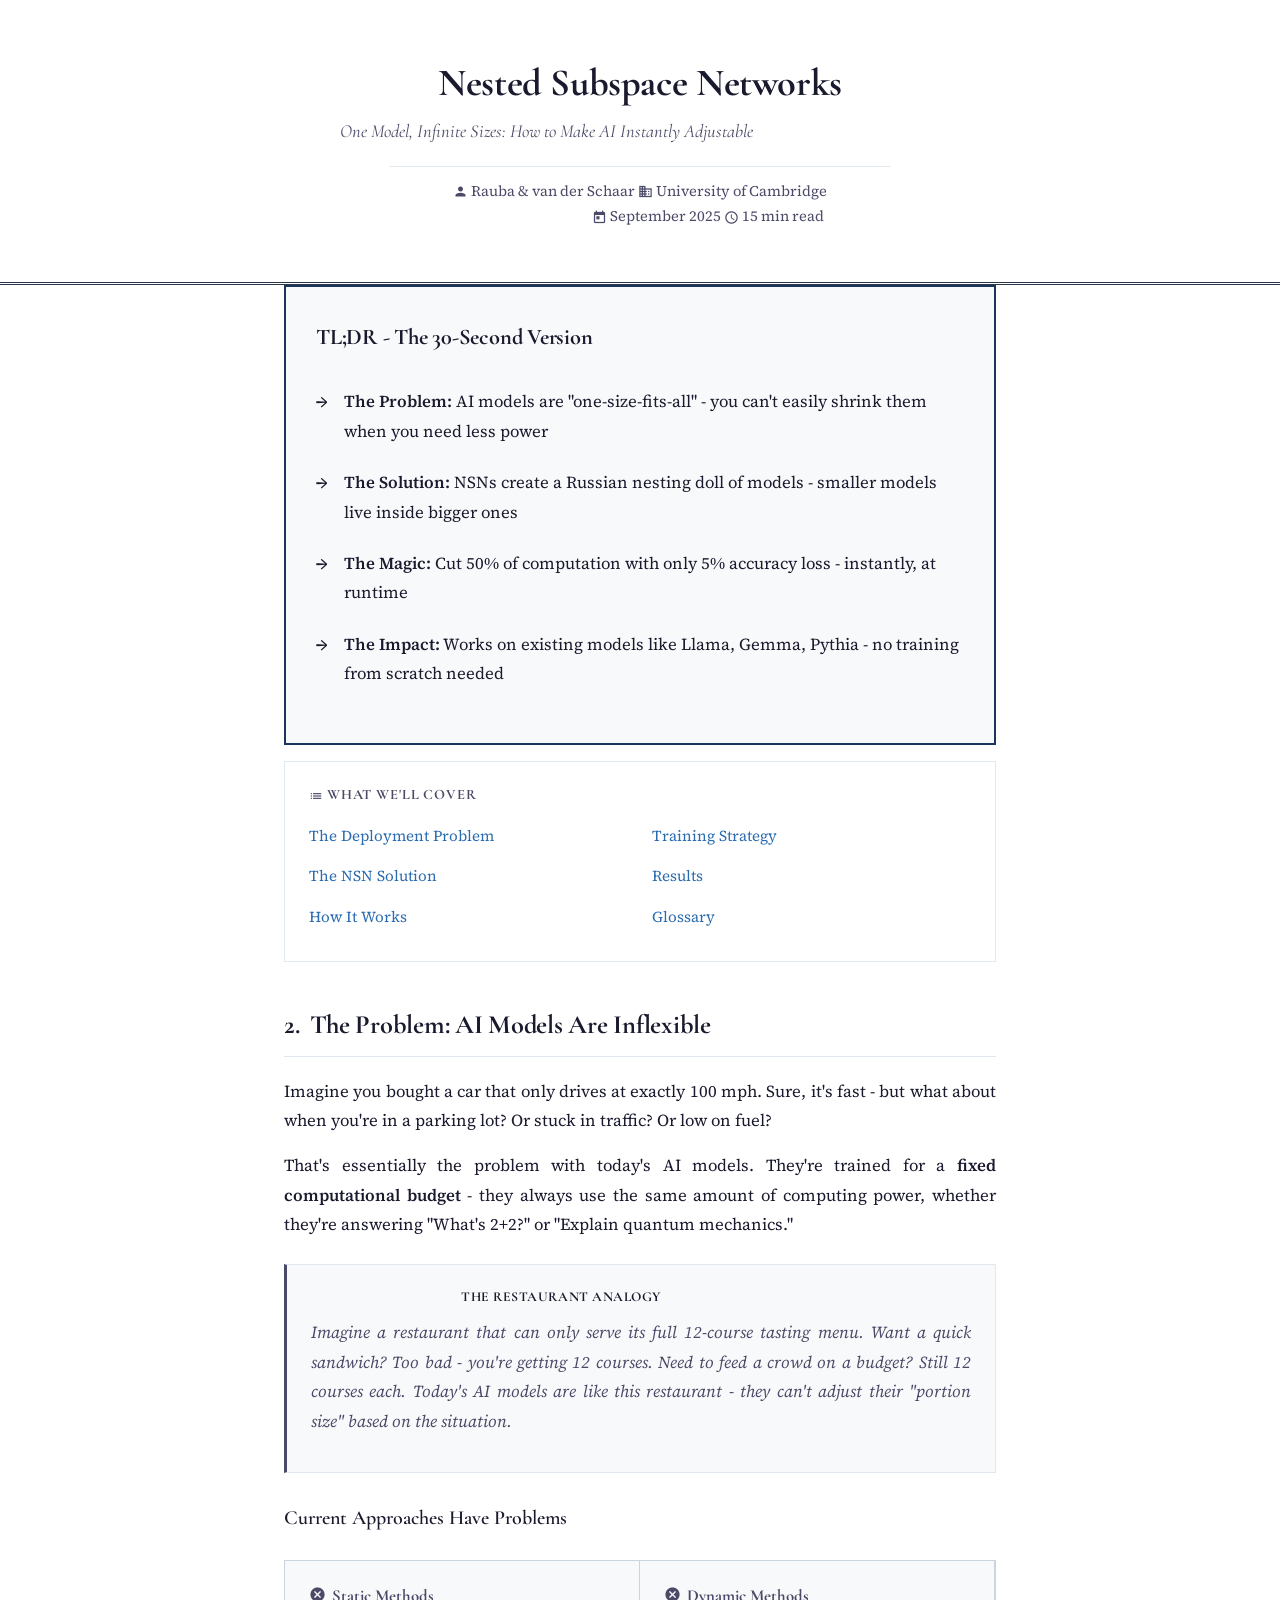
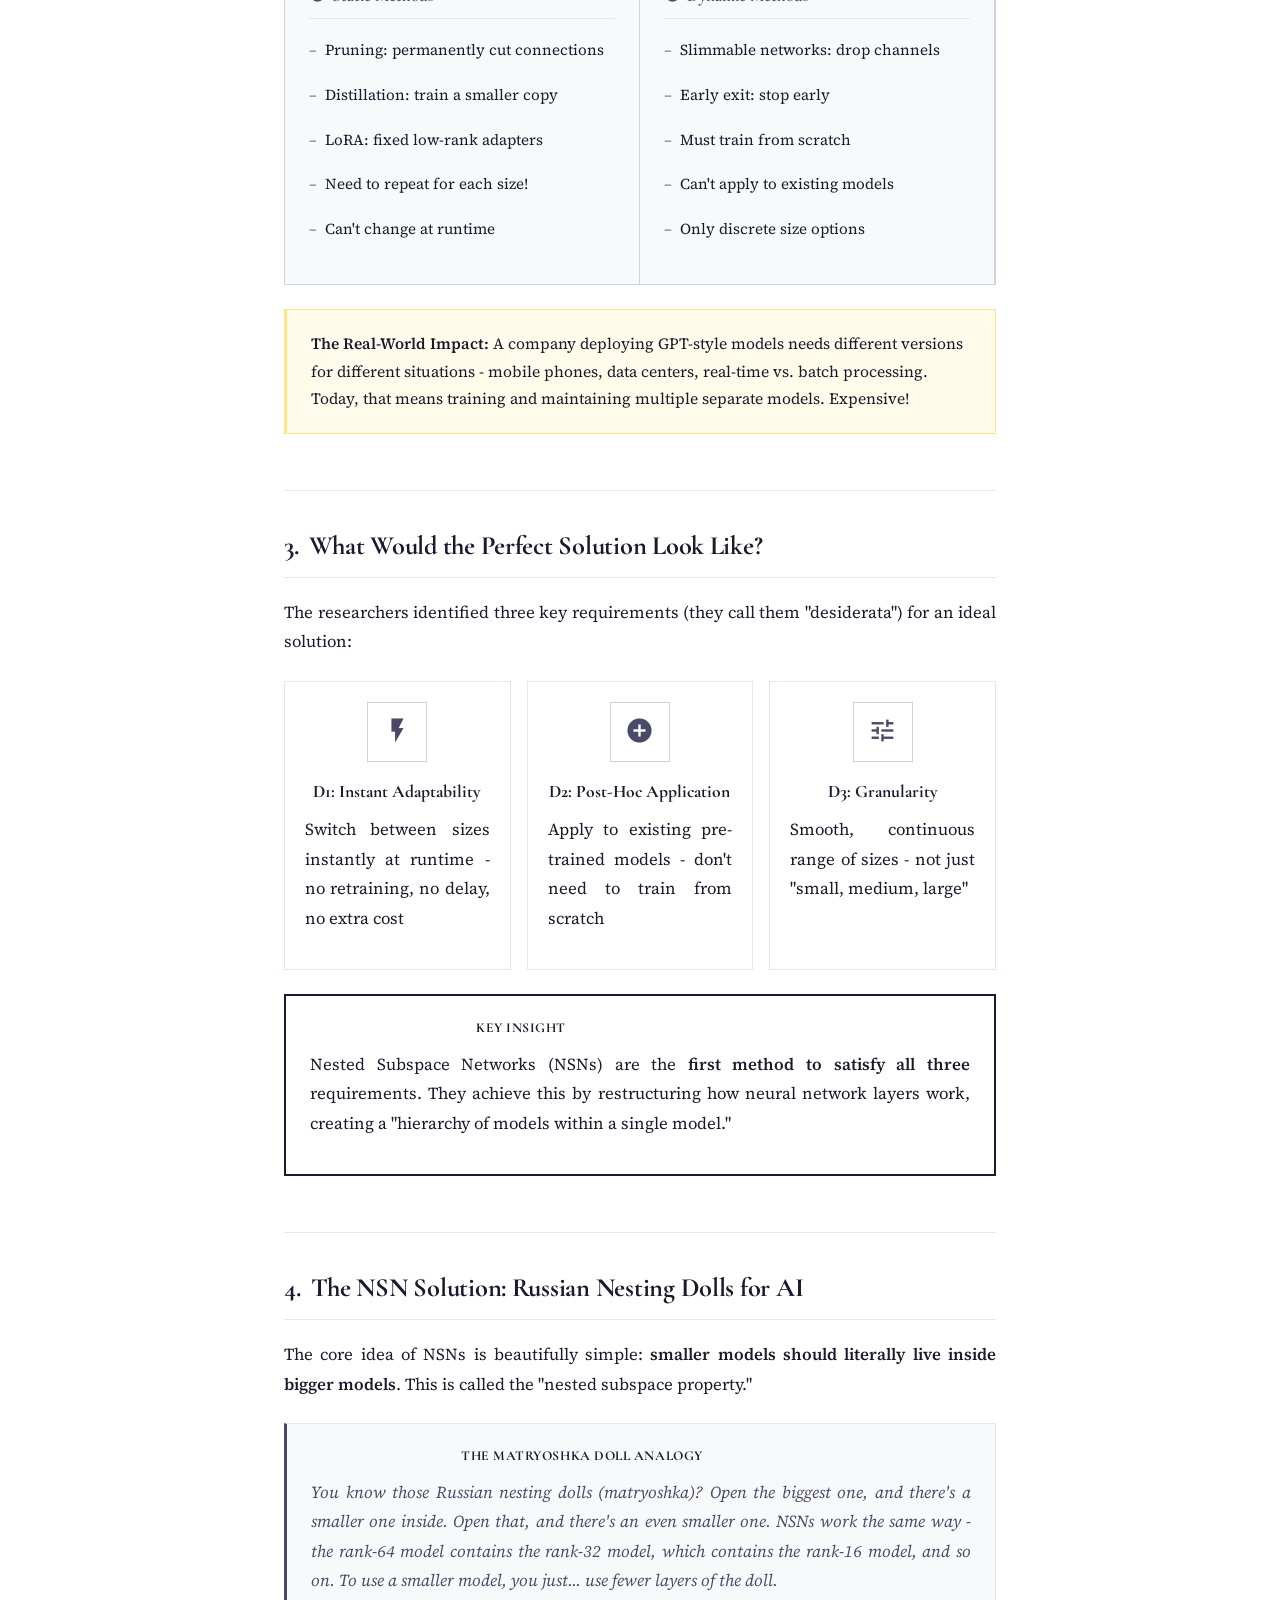
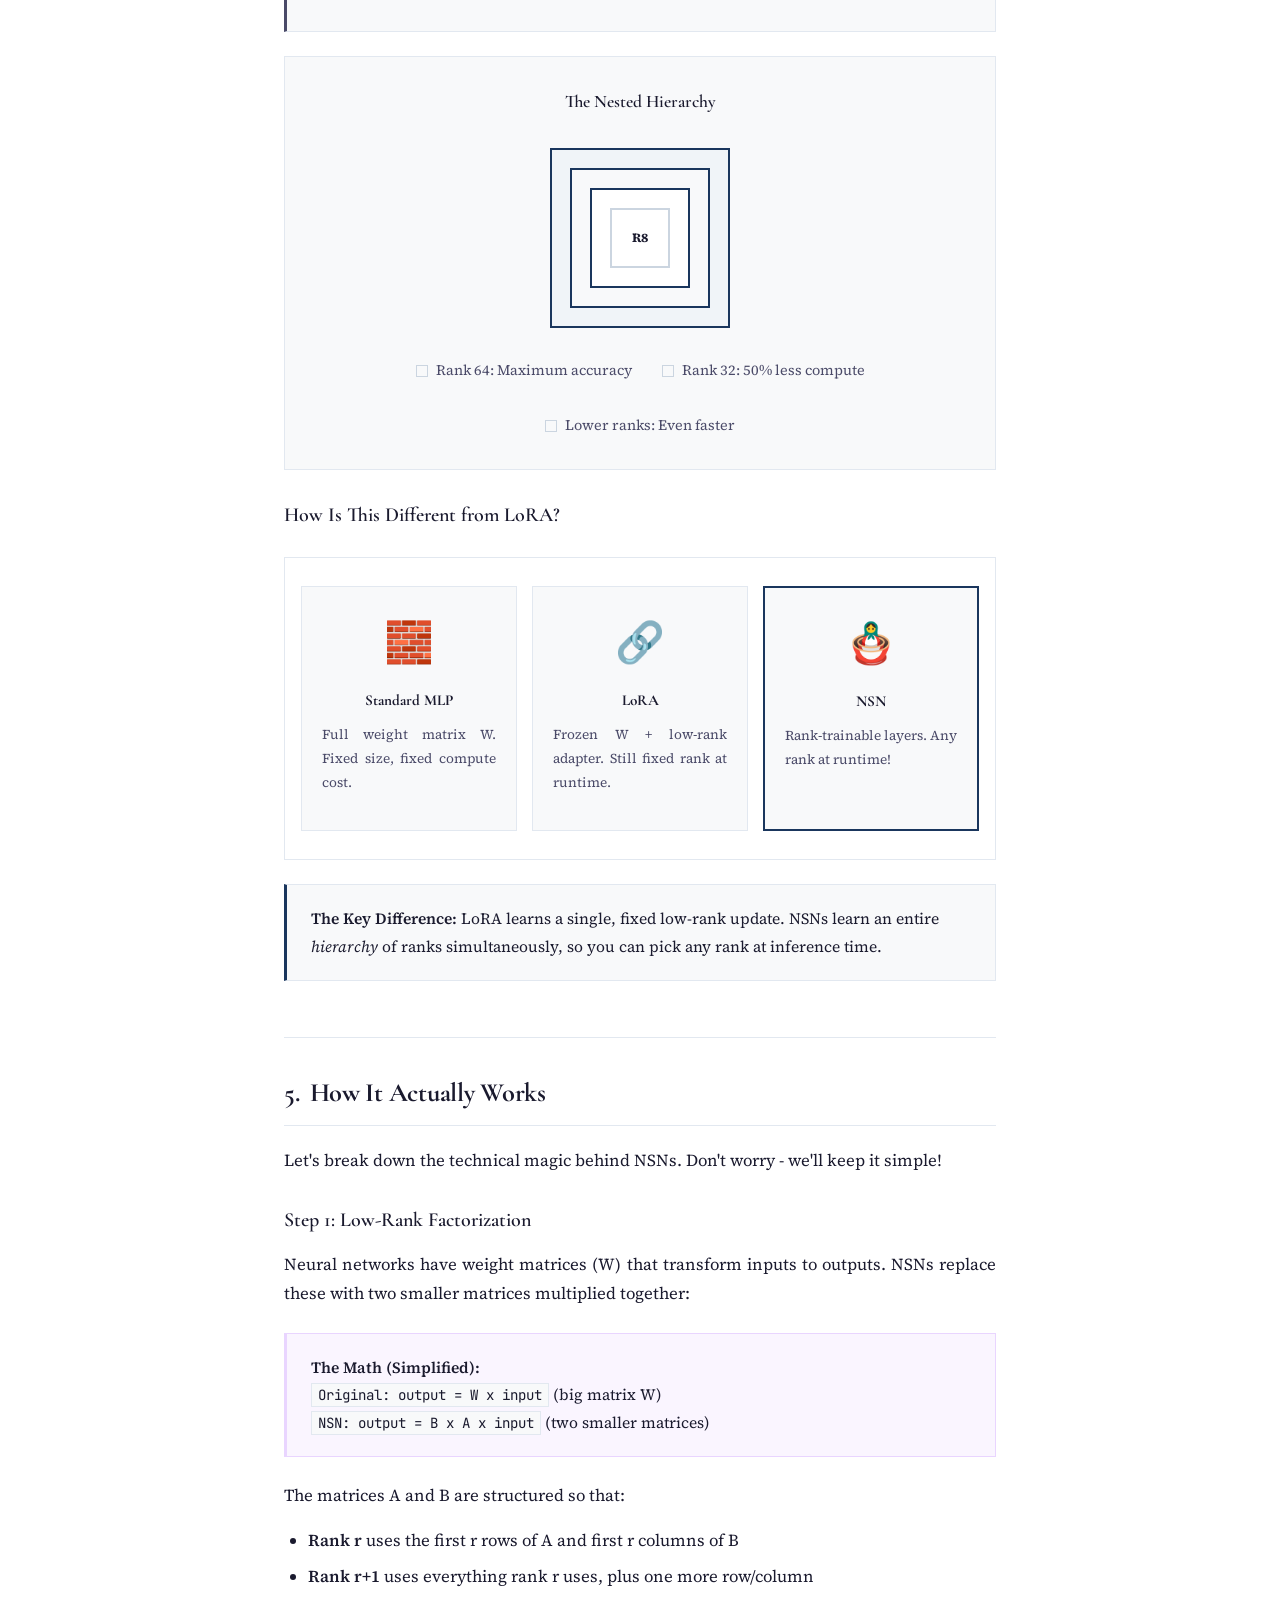
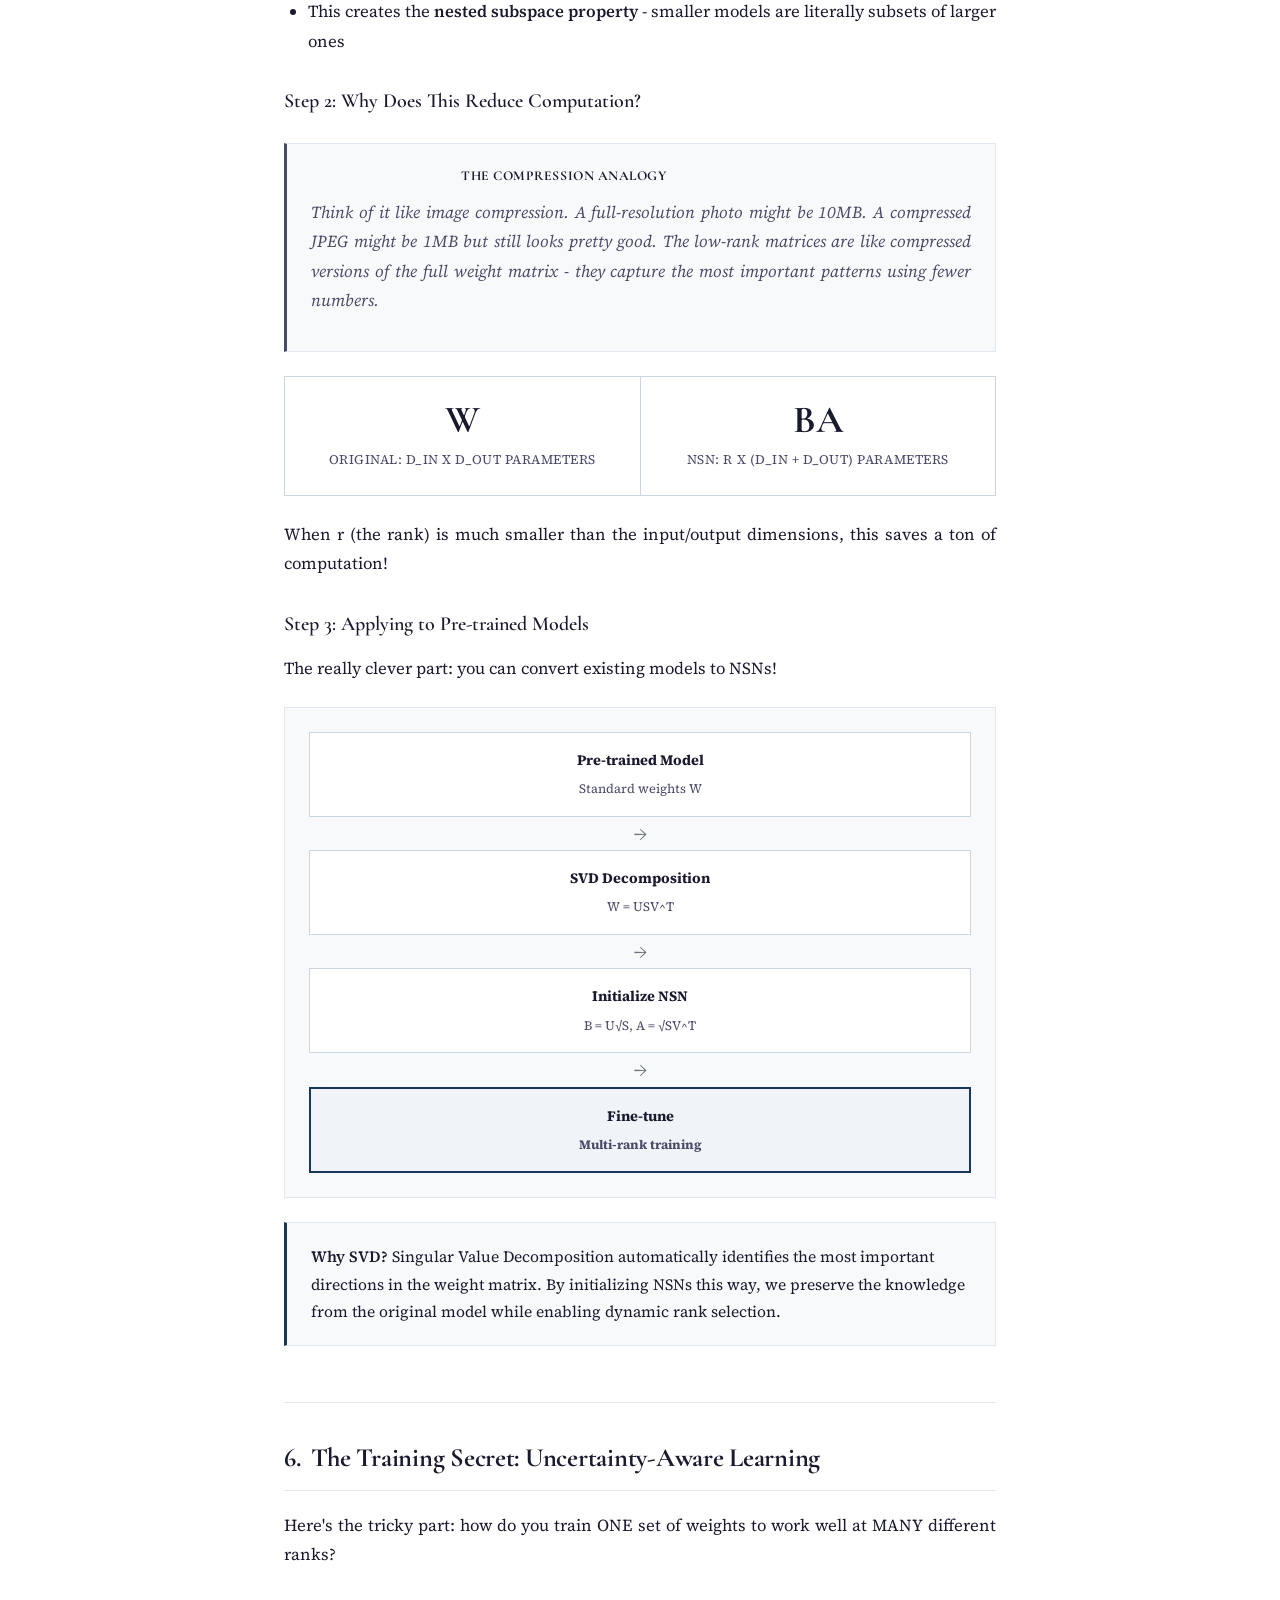
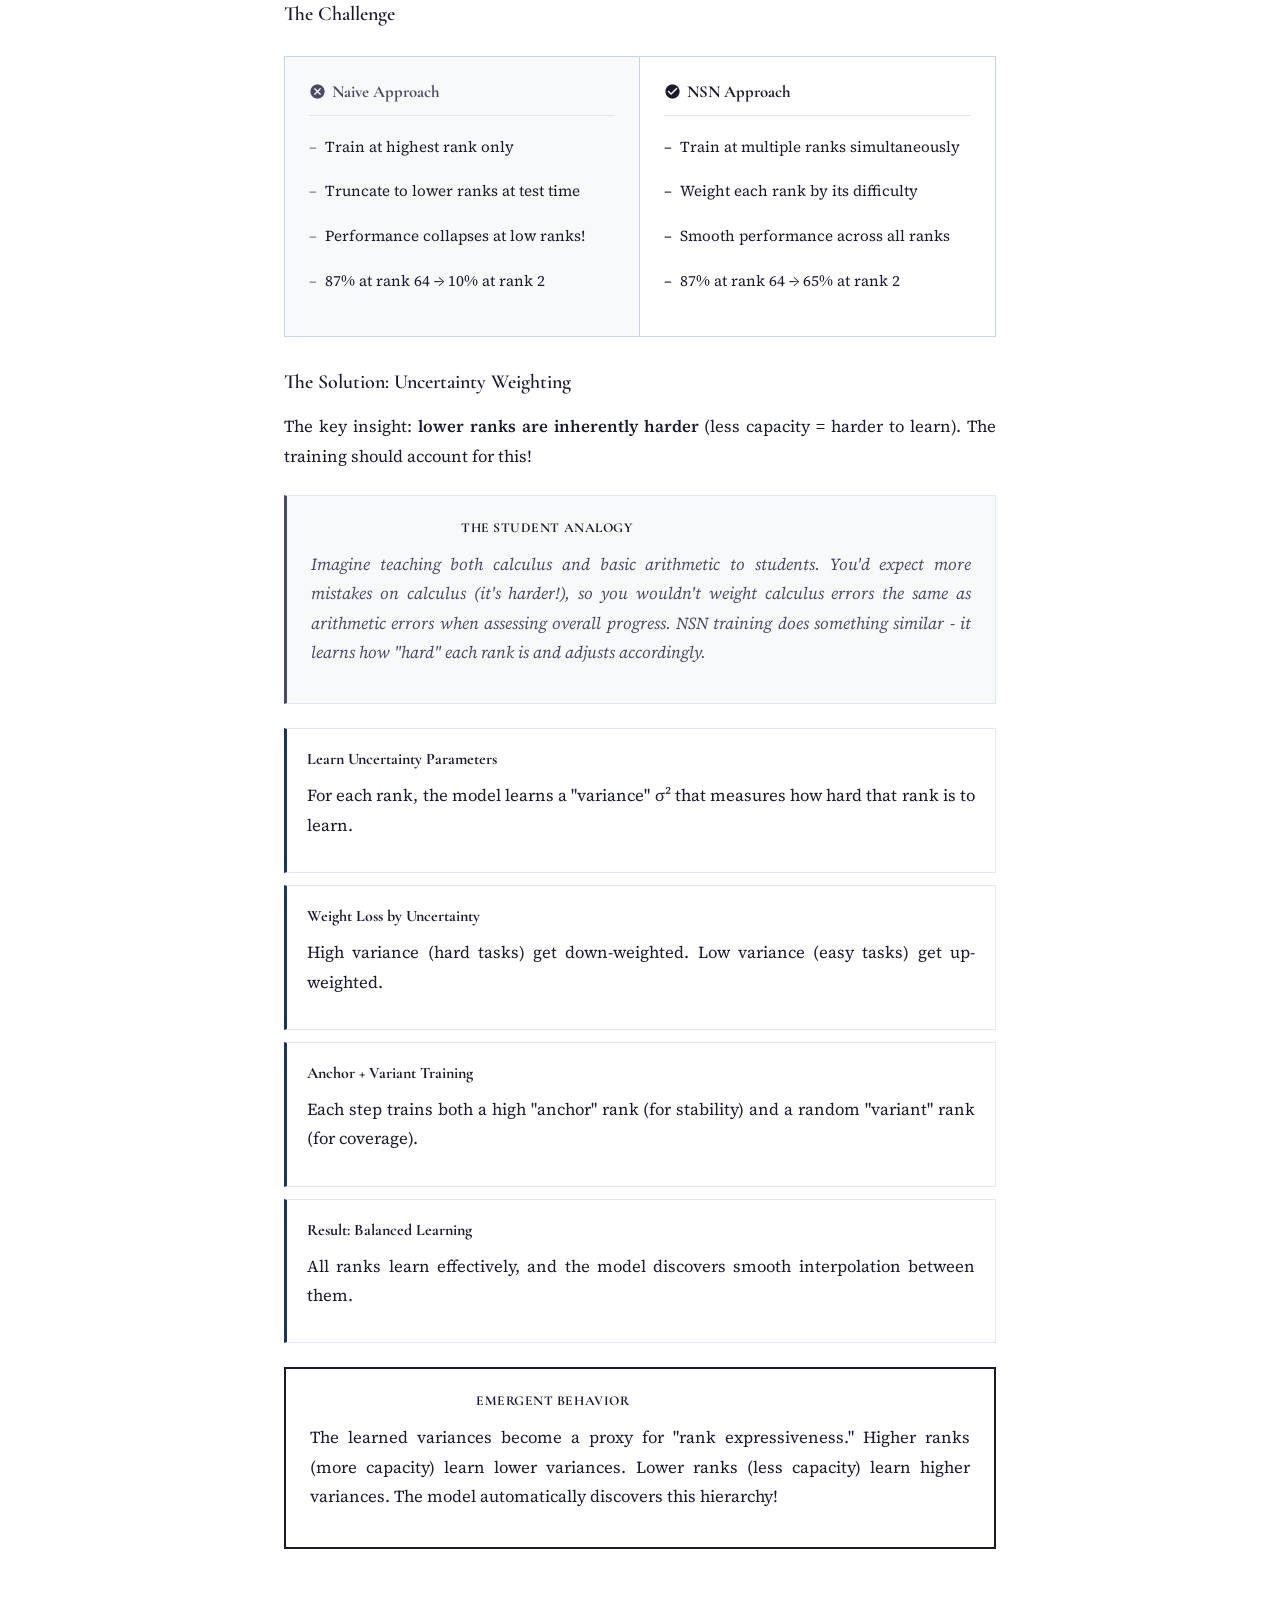
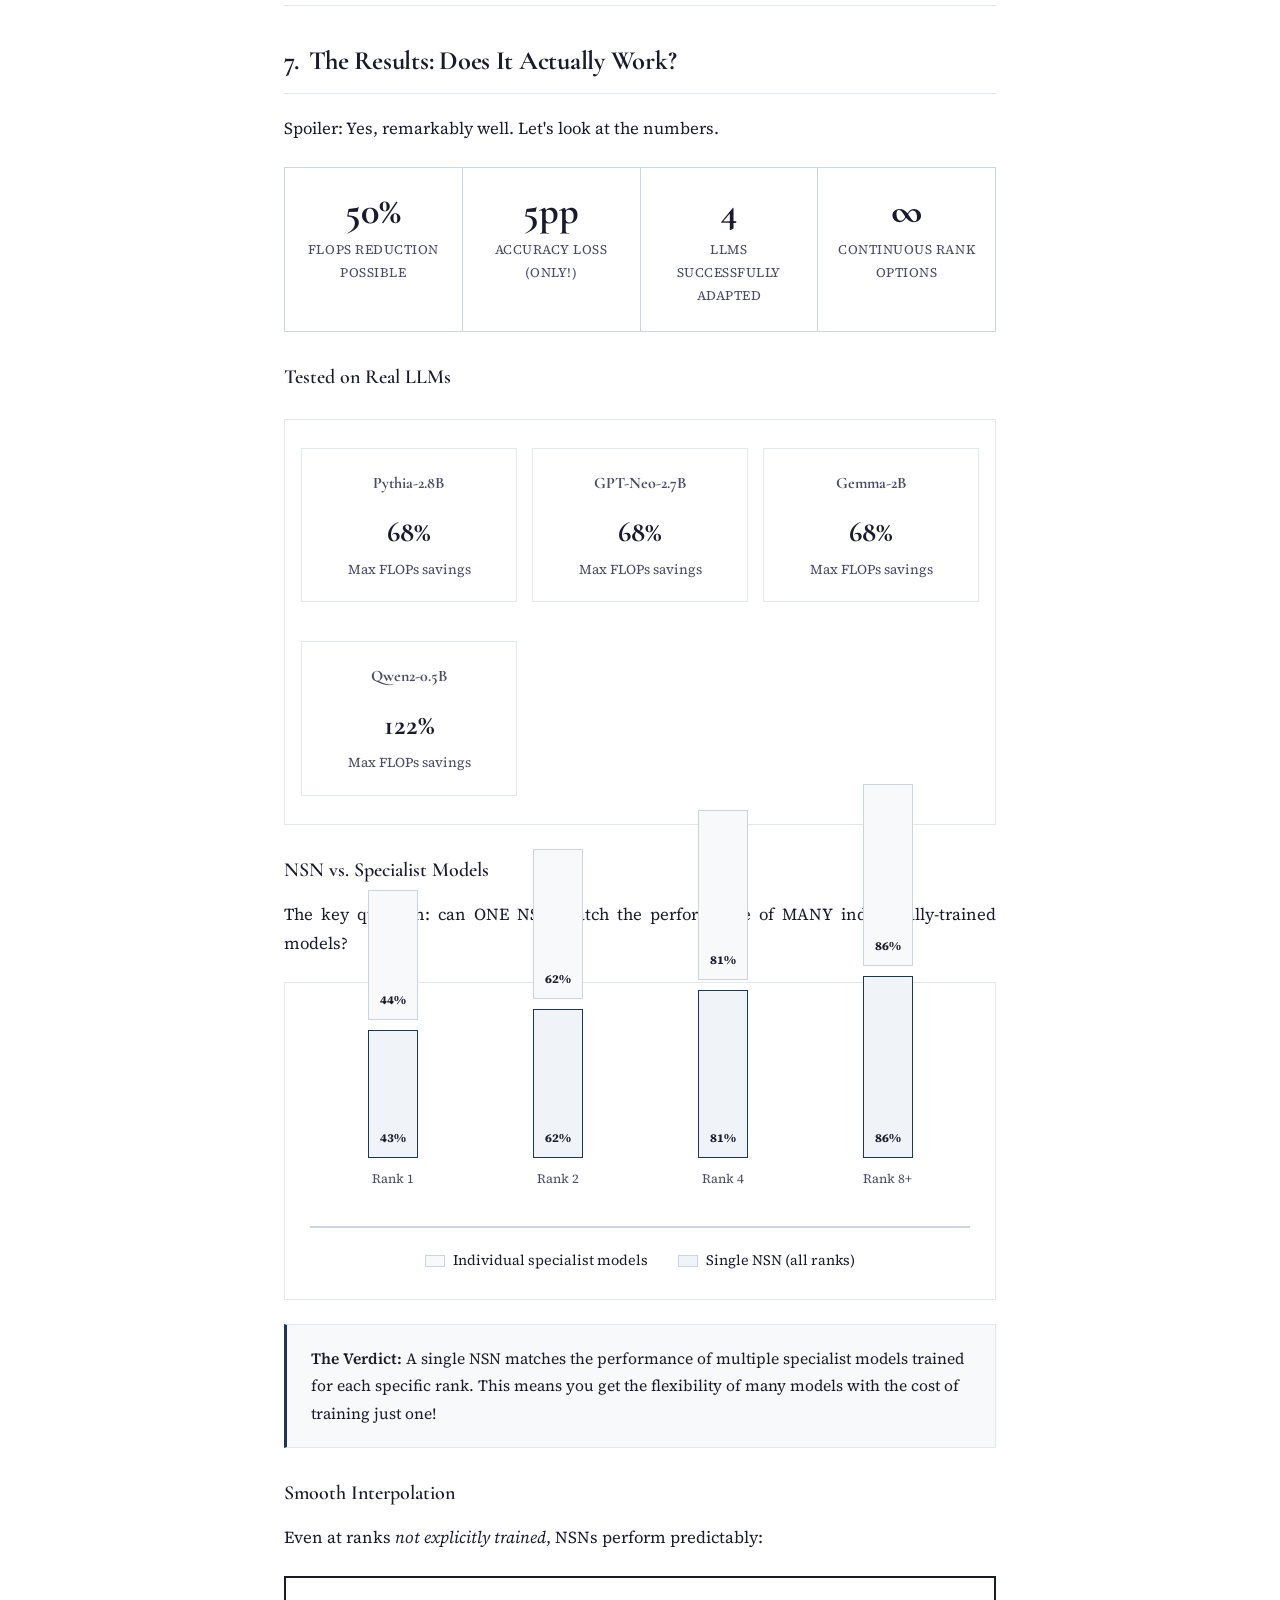
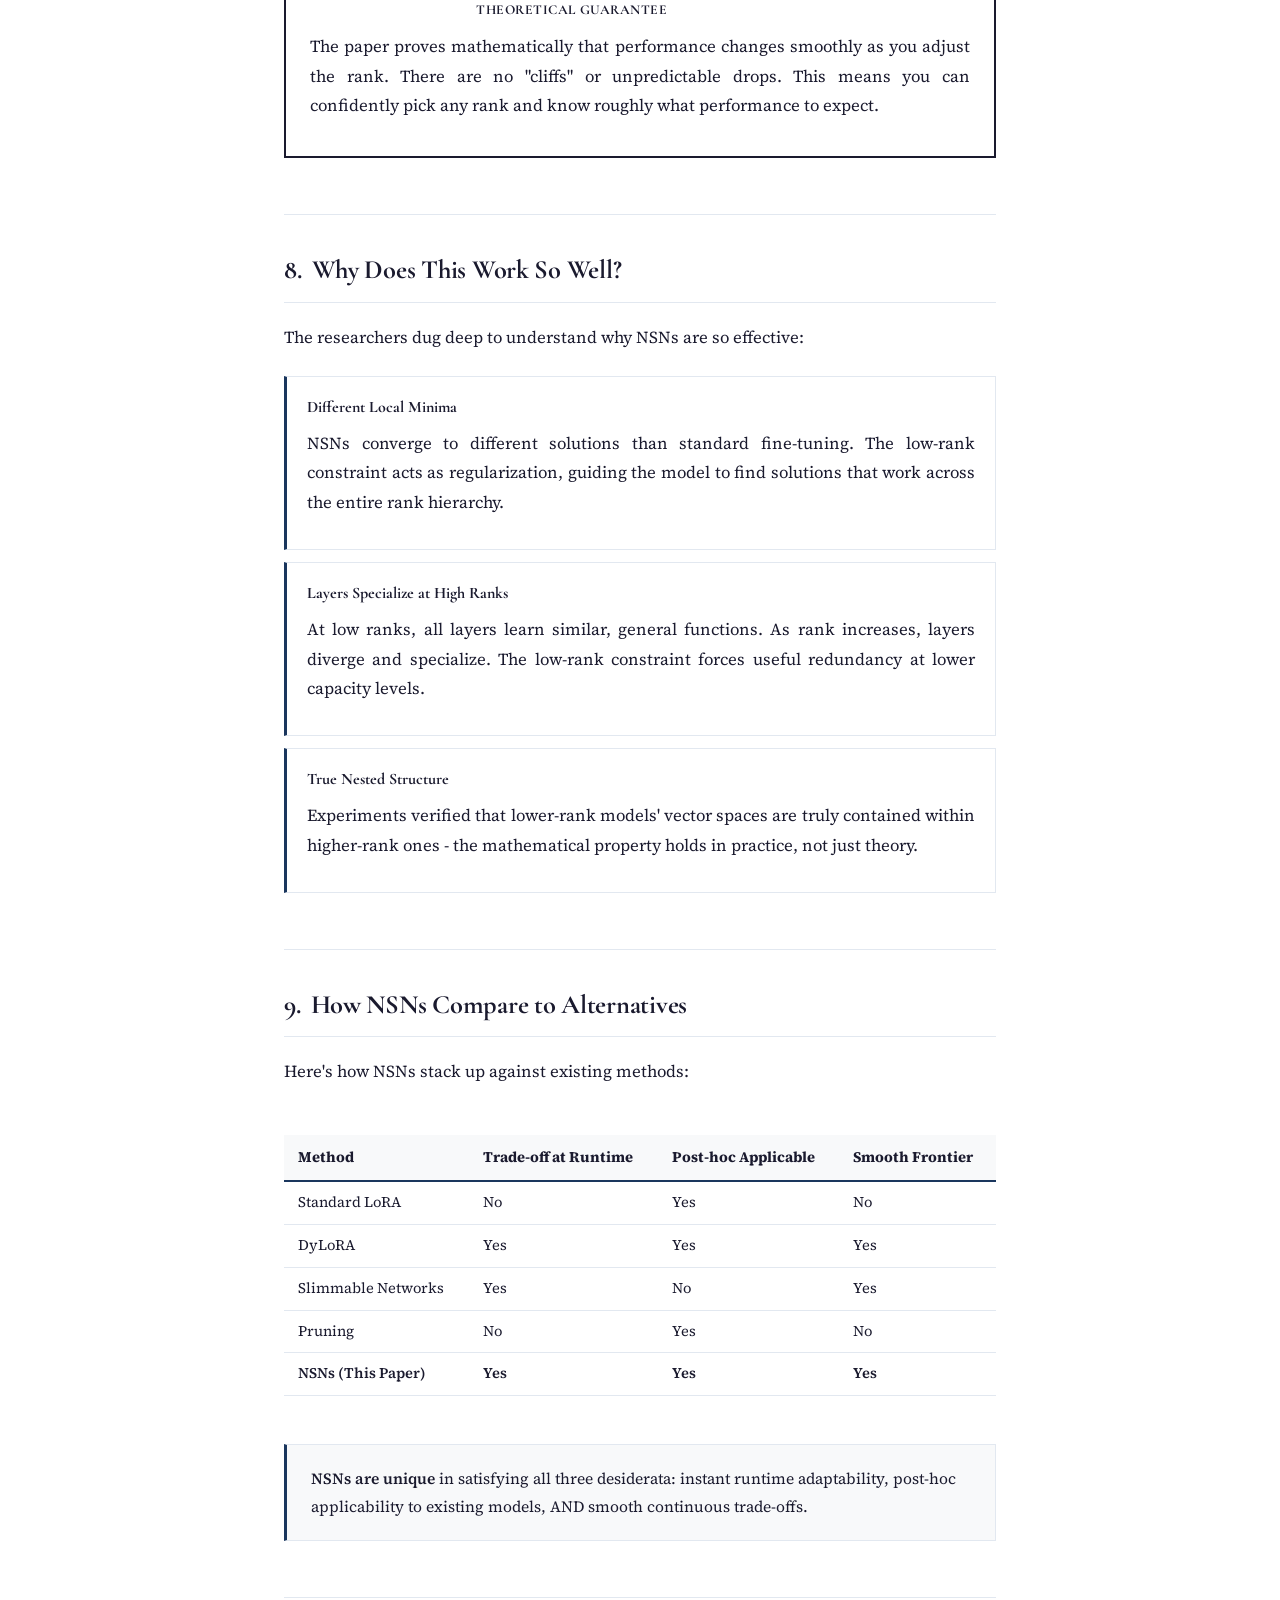
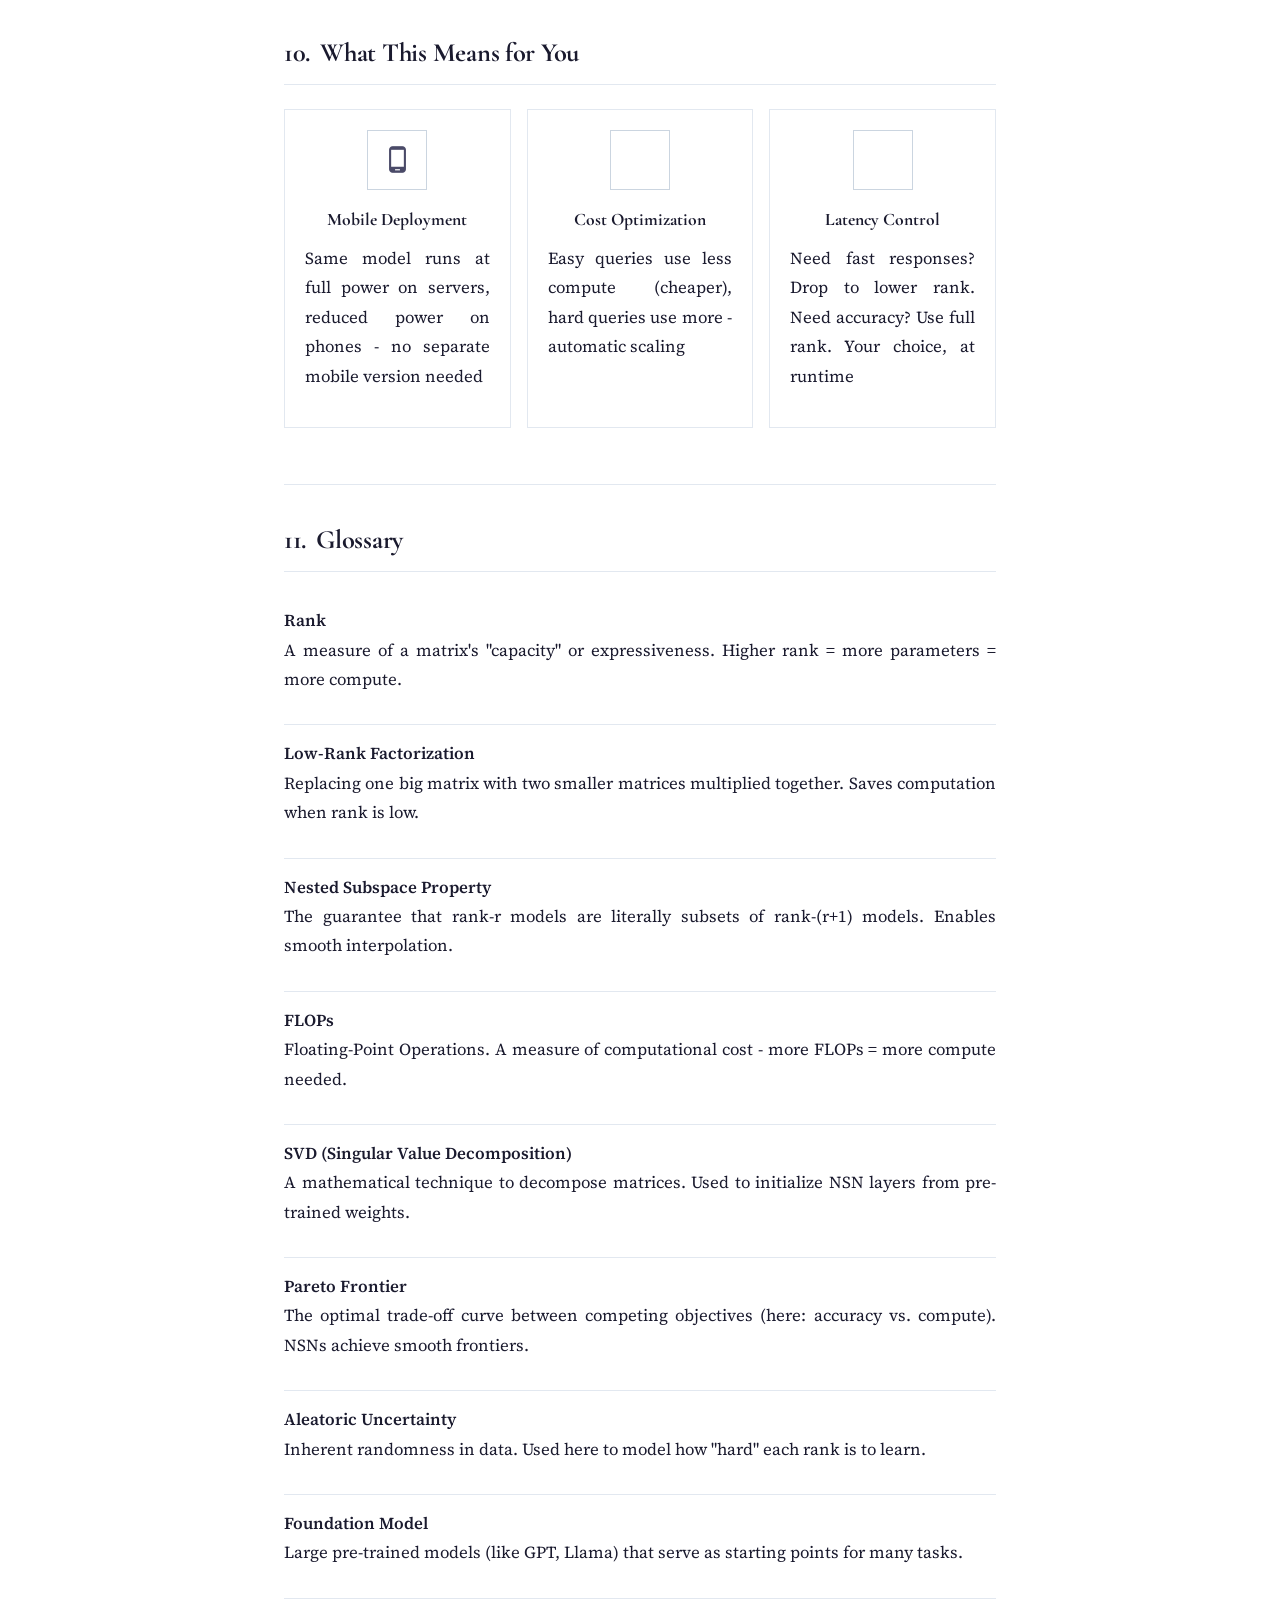
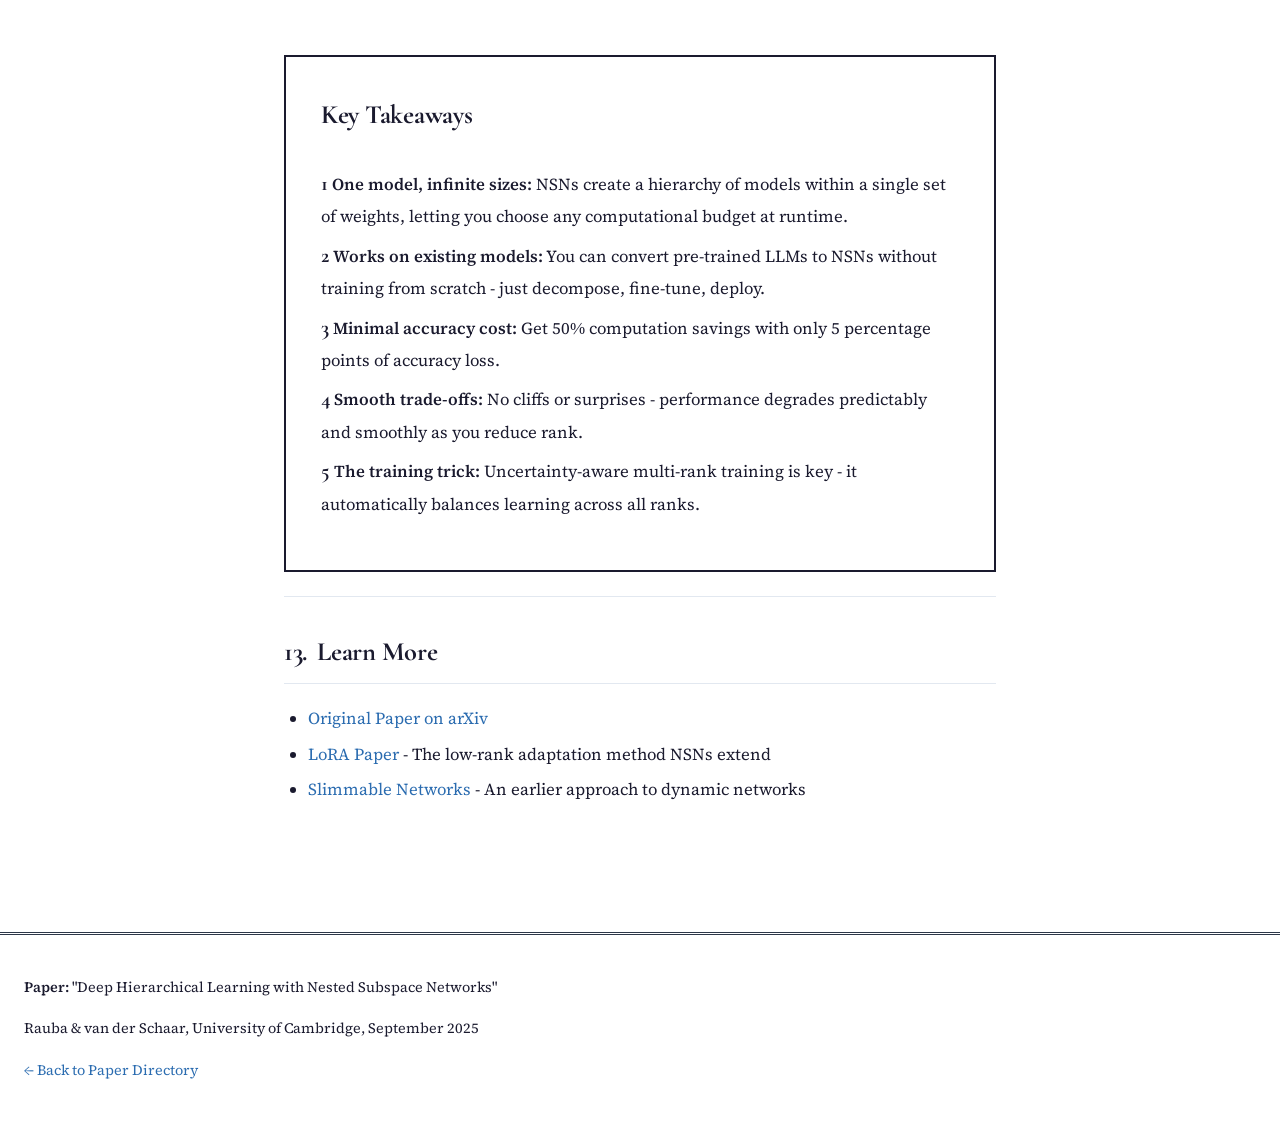
<file: NSN-Explained.html>
<!DOCTYPE html>
<html lang="en">
<head>
    <meta charset="UTF-8">
    <meta name="viewport" content="width=device-width, initial-scale=1.0">
    <title>Nested Subspace Networks Explained | One Model, Infinite Sizes</title>
    <link href="https://fonts.googleapis.com/icon?family=Material+Icons" rel="stylesheet">
    <link rel="stylesheet" href="academic-style.css">
    <style>
        /* File-specific styles not covered by academic-style.css */
        .tldr {
            background: var(--bg-aside);
            border: 2px solid var(--border-dark);
            padding: 30px;
            margin-bottom: 0;
        }

        .tldr h2 {
            display: flex;
            align-items: center;
            gap: 10px;
            margin-bottom: 15px;
            font-size: 1.4rem;
            font-family: var(--font-heading);
            border-bottom: none;
        }

        .tldr h2::before {
            display: none;
        }

        .tldr ul {
            list-style: none;
            padding-left: 0;
        }

        .tldr li {
            padding: 8px 0;
            padding-left: 28px;
            position: relative;
        }

        .tldr li::before {
            content: "\2192";
            position: absolute;
            left: 0;
            font-weight: bold;
        }

        .desiderata-card .icon {
            width: 60px;
            height: 60px;
            display: flex;
            align-items: center;
            justify-content: center;
            margin: 0 auto 15px;
            font-size: 1.8rem;
            border: 1px solid var(--border-medium);
            color: var(--text-secondary);
        }

        .desiderata-card {
            text-align: center;
        }

        .nested-visual {
            background: var(--bg-aside);
            padding: 30px;
            margin: 24px 0;
            text-align: center;
            border: 1px solid var(--border-light);
        }

        .nested-circles {
            display: flex;
            justify-content: center;
            align-items: center;
            position: relative;
            height: 200px;
            margin: 20px 0;
        }

        .nested-circle {
            position: absolute;
            display: flex;
            align-items: center;
            justify-content: center;
            font-weight: 700;
            border: 2px solid var(--border-dark);
            color: var(--text-primary);
        }

        .circle-r64 {
            width: 180px;
            height: 180px;
            background: var(--bg-highlight);
            font-size: 1rem;
        }

        .circle-r32 {
            width: 140px;
            height: 140px;
            background: var(--bg-aside);
            font-size: 0.95rem;
        }

        .circle-r16 {
            width: 100px;
            height: 100px;
            background: var(--bg-page);
            font-size: 0.9rem;
        }

        .circle-r8 {
            width: 60px;
            height: 60px;
            background: var(--bg-page);
            font-size: 0.8rem;
            border-color: var(--border-medium);
        }

        .nested-labels {
            display: flex;
            justify-content: center;
            gap: 30px;
            flex-wrap: wrap;
            margin-top: 20px;
        }

        .nested-label {
            display: flex;
            align-items: center;
            gap: 8px;
            font-size: 0.9rem;
            color: var(--text-secondary);
        }

        .nested-label .dot {
            width: 12px;
            height: 12px;
            border: 1px solid var(--border-medium);
        }

        .arch-comparison {
            display: grid;
            grid-template-columns: repeat(3, 1fr);
            gap: 15px;
            margin: 24px 0;
        }

        @media (max-width: 768px) {
            .arch-comparison {
                grid-template-columns: 1fr;
            }
        }

        .arch-card {
            background: var(--bg-aside);
            padding: 20px;
            text-align: center;
            border: 1px solid var(--border-light);
        }

        .arch-card.highlight {
            border-color: var(--border-dark);
            border-width: 2px;
        }

        .arch-card h5 {
            font-size: 0.95rem;
            margin-bottom: 10px;
            color: var(--text-primary);
            font-family: var(--font-heading);
        }

        .arch-card .arch-icon {
            font-size: 2.5rem;
            margin-bottom: 10px;
        }

        .arch-card p {
            font-size: 0.85rem;
            color: var(--text-secondary);
        }

        .flow-step {
            border: 1px solid var(--border-medium);
            padding: 15px 20px;
            text-align: center;
            min-width: 140px;
            background: var(--bg-page);
        }

        .flow-step.active {
            background: var(--bg-highlight);
            border-color: var(--border-dark);
            border-width: 2px;
        }

        .flow-step .step-title {
            font-weight: 700;
            font-size: 0.9rem;
            color: var(--text-primary);
        }

        .flow-step .step-desc {
            font-size: 0.8rem;
            color: var(--text-secondary);
            margin-top: 5px;
        }

        .llm-results {
            display: grid;
            grid-template-columns: repeat(auto-fit, minmax(200px, 1fr));
            gap: 15px;
            margin: 24px 0;
        }

        .llm-card {
            padding: 20px;
            text-align: center;
            border: 1px solid var(--border-light);
        }

        .llm-card h5 {
            color: var(--text-secondary);
            margin-bottom: 10px;
            font-size: 1rem;
            font-family: var(--font-heading);
        }

        .llm-card .metric {
            font-size: 1.8rem;
            font-weight: 800;
            color: var(--text-primary);
            font-family: var(--font-heading);
        }

        .llm-card .metric-label {
            font-size: 0.85rem;
            color: var(--text-secondary);
        }

        .performance-visual {
            padding: 25px;
            margin: 24px 0;
            border: 1px solid var(--border-light);
        }

        .perf-bars {
            display: flex;
            align-items: flex-end;
            justify-content: space-around;
            height: 200px;
            padding: 20px 0;
            border-bottom: 2px solid var(--border-medium);
        }

        .perf-bar-group {
            display: flex;
            flex-direction: column;
            align-items: center;
            gap: 10px;
        }

        .perf-bar {
            width: 50px;
            display: flex;
            flex-direction: column;
            align-items: center;
            justify-content: flex-end;
            padding-bottom: 8px;
            font-size: 0.75rem;
            font-weight: 700;
        }

        .perf-bar.baseline {
            background: var(--bg-aside);
            border: 1px solid var(--border-medium);
            color: var(--text-primary);
        }

        .perf-bar.nsn {
            background: var(--bg-highlight);
            border: 1px solid var(--border-dark);
            color: var(--text-primary);
        }

        .perf-label {
            font-size: 0.8rem;
            color: var(--text-secondary);
            text-align: center;
        }

        .legend-row {
            display: flex;
            justify-content: center;
            gap: 30px;
            margin-top: 15px;
        }

        .legend-entry {
            display: flex;
            align-items: center;
            gap: 8px;
            font-size: 0.9rem;
        }

        .legend-swatch {
            width: 20px;
            height: 12px;
            border: 1px solid var(--border-medium);
        }

        .legend-swatch.baseline {
            background: var(--bg-aside);
        }

        .legend-swatch.nsn {
            background: var(--bg-highlight);
        }

        .takeaways {
            background: transparent;
            border: 2px solid var(--text-primary);
            padding: 35px;
        }

        .takeaways h2 {
            display: flex;
            align-items: center;
            gap: 10px;
            margin-bottom: 20px;
            border-bottom: none;
        }

        .takeaways h2::before {
            display: none;
        }
    </style>
</head>
<body>
    <header>
        <h1>Nested Subspace Networks</h1>
        <p class="subtitle">One Model, Infinite Sizes: How to Make AI Instantly Adjustable</p>
        <div class="paper-info">
            <span><span class="material-icons">person</span> Rauba & van der Schaar</span>
            <span><span class="material-icons">business</span> University of Cambridge</span>
            <span><span class="material-icons">calendar_today</span> September 2025</span>
            <span><span class="material-icons">schedule</span> 15 min read</span>
        </div>
    </header>

    <div class="container">
        <!-- TL;DR -->
        <div class="tldr">
            <h2><span class="material-icons">bolt</span> TL;DR - The 30-Second Version</h2>
            <ul>
                <li><strong>The Problem:</strong> AI models are "one-size-fits-all" - you can't easily shrink them when you need less power</li>
                <li><strong>The Solution:</strong> NSNs create a Russian nesting doll of models - smaller models live inside bigger ones</li>
                <li><strong>The Magic:</strong> Cut 50% of computation with only 5% accuracy loss - instantly, at runtime</li>
                <li><strong>The Impact:</strong> Works on existing models like Llama, Gemma, Pythia - no training from scratch needed</li>
            </ul>
        </div>

        <!-- Table of Contents -->
        <nav class="toc">
            <h3><span class="material-icons">list</span> What We'll Cover</h3>
            <ul>
                <li><a href="#problem"><span class="material-icons">report_problem</span> The Deployment Problem</a></li>
                <li><a href="#solution"><span class="material-icons">lightbulb</span> The NSN Solution</a></li>
                <li><a href="#how"><span class="material-icons">engineering</span> How It Works</a></li>
                <li><a href="#training"><span class="material-icons">model_training</span> Training Strategy</a></li>
                <li><a href="#results"><span class="material-icons">analytics</span> Results</a></li>
                <li><a href="#glossary"><span class="material-icons">menu_book</span> Glossary</a></li>
            </ul>
        </nav>

        <!-- The Problem -->
        <section id="problem">
            <h2 class="section-title">
                <span class="material-icons">report_problem</span>
                The Problem: AI Models Are Inflexible
            </h2>

            <p>Imagine you bought a car that only drives at exactly 100 mph. Sure, it's fast - but what about when you're in a parking lot? Or stuck in traffic? Or low on fuel?</p>

            <p>That's essentially the problem with today's AI models. They're trained for a <strong>fixed computational budget</strong> - they always use the same amount of computing power, whether they're answering "What's 2+2?" or "Explain quantum mechanics."</p>

            <div class="analogy">
                <div class="analogy-title">
                    <span class="material-icons">lightbulb</span>
                    The Restaurant Analogy
                </div>
                <p>Imagine a restaurant that can only serve its full 12-course tasting menu. Want a quick sandwich? Too bad - you're getting 12 courses. Need to feed a crowd on a budget? Still 12 courses each. Today's AI models are like this restaurant - they can't adjust their "portion size" based on the situation.</p>
            </div>

            <h3>Current Approaches Have Problems</h3>

            <div class="comparison-grid">
                <div class="comparison-card old">
                    <h4><span class="material-icons">cancel</span> Static Methods</h4>
                    <ul>
                        <li>Pruning: permanently cut connections</li>
                        <li>Distillation: train a smaller copy</li>
                        <li>LoRA: fixed low-rank adapters</li>
                        <li>Need to repeat for each size!</li>
                        <li>Can't change at runtime</li>
                    </ul>
                </div>
                <div class="comparison-card old">
                    <h4><span class="material-icons">cancel</span> Dynamic Methods</h4>
                    <ul>
                        <li>Slimmable networks: drop channels</li>
                        <li>Early exit: stop early</li>
                        <li>Must train from scratch</li>
                        <li>Can't apply to existing models</li>
                        <li>Only discrete size options</li>
                    </ul>
                </div>
            </div>

            <div class="highlight-box warning">
                <strong>The Real-World Impact:</strong> A company deploying GPT-style models needs different versions for different situations - mobile phones, data centers, real-time vs. batch processing. Today, that means training and maintaining multiple separate models. Expensive!
            </div>
        </section>

        <!-- Three Desiderata -->
        <section>
            <h2 class="section-title">
                <span class="material-icons">checklist</span>
                What Would the Perfect Solution Look Like?
            </h2>

            <p>The researchers identified three key requirements (they call them "desiderata") for an ideal solution:</p>

            <div class="desiderata-grid">
                <div class="desiderata-card">
                    <div class="icon">
                        <span class="material-icons">flash_on</span>
                    </div>
                    <h4>D1: Instant Adaptability</h4>
                    <p>Switch between sizes instantly at runtime - no retraining, no delay, no extra cost</p>
                </div>
                <div class="desiderata-card">
                    <div class="icon">
                        <span class="material-icons">add_circle</span>
                    </div>
                    <h4>D2: Post-Hoc Application</h4>
                    <p>Apply to existing pre-trained models - don't need to train from scratch</p>
                </div>
                <div class="desiderata-card">
                    <div class="icon">
                        <span class="material-icons">tune</span>
                    </div>
                    <h4>D3: Granularity</h4>
                    <p>Smooth, continuous range of sizes - not just "small, medium, large"</p>
                </div>
            </div>

            <div class="key-insight">
                <div class="key-insight-title">
                    <span class="material-icons">psychology</span>
                    Key Insight
                </div>
                <p>Nested Subspace Networks (NSNs) are the <strong>first method to satisfy all three</strong> requirements. They achieve this by restructuring how neural network layers work, creating a "hierarchy of models within a single model."</p>
            </div>
        </section>

        <!-- The Solution -->
        <section id="solution">
            <h2 class="section-title">
                <span class="material-icons">lightbulb</span>
                The NSN Solution: Russian Nesting Dolls for AI
            </h2>

            <p>The core idea of NSNs is beautifully simple: <strong>smaller models should literally live inside bigger models</strong>. This is called the "nested subspace property."</p>

            <div class="analogy">
                <div class="analogy-title">
                    <span class="material-icons">lightbulb</span>
                    The Matryoshka Doll Analogy
                </div>
                <p>You know those Russian nesting dolls (matryoshka)? Open the biggest one, and there's a smaller one inside. Open that, and there's an even smaller one. NSNs work the same way - the rank-64 model contains the rank-32 model, which contains the rank-16 model, and so on. To use a smaller model, you just... use fewer layers of the doll.</p>
            </div>

            <div class="nested-visual">
                <h4>The Nested Hierarchy</h4>
                <div class="nested-circles">
                    <div class="nested-circle circle-r64">Rank 64<br>Full Power</div>
                    <div class="nested-circle circle-r32">Rank 32</div>
                    <div class="nested-circle circle-r16">Rank 16</div>
                    <div class="nested-circle circle-r8">R8</div>
                </div>
                <div class="nested-labels">
                    <div class="nested-label">
                        <div class="dot"></div>
                        Rank 64: Maximum accuracy
                    </div>
                    <div class="nested-label">
                        <div class="dot"></div>
                        Rank 32: 50% less compute
                    </div>
                    <div class="nested-label">
                        <div class="dot"></div>
                        Lower ranks: Even faster
                    </div>
                </div>
            </div>

            <h3>How Is This Different from LoRA?</h3>

            <div class="arch-comparison">
                <div class="arch-card">
                    <div class="arch-icon">&#x1f9f1;</div>
                    <h5>Standard MLP</h5>
                    <p>Full weight matrix W. Fixed size, fixed compute cost.</p>
                </div>
                <div class="arch-card">
                    <div class="arch-icon">&#x1f517;</div>
                    <h5>LoRA</h5>
                    <p>Frozen W + low-rank adapter. Still fixed rank at runtime.</p>
                </div>
                <div class="arch-card highlight">
                    <div class="arch-icon">&#x1fa86;</div>
                    <h5>NSN</h5>
                    <p>Rank-trainable layers. Any rank at runtime!</p>
                </div>
            </div>

            <div class="highlight-box">
                <strong>The Key Difference:</strong> LoRA learns a single, fixed low-rank update. NSNs learn an entire <em>hierarchy</em> of ranks simultaneously, so you can pick any rank at inference time.
            </div>
        </section>

        <!-- How It Works -->
        <section id="how">
            <h2 class="section-title">
                <span class="material-icons">engineering</span>
                How It Actually Works
            </h2>

            <p>Let's break down the technical magic behind NSNs. Don't worry - we'll keep it simple!</p>

            <h3>Step 1: Low-Rank Factorization</h3>

            <p>Neural networks have weight matrices (W) that transform inputs to outputs. NSNs replace these with two smaller matrices multiplied together:</p>

            <div class="highlight-box purple">
                <strong>The Math (Simplified):</strong><br>
                <code>Original: output = W x input</code> (big matrix W)<br>
                <code>NSN: output = B x A x input</code> (two smaller matrices)
            </div>

            <p>The matrices A and B are structured so that:</p>
            <ul>
                <li><strong>Rank r</strong> uses the first r rows of A and first r columns of B</li>
                <li><strong>Rank r+1</strong> uses everything rank r uses, plus one more row/column</li>
                <li>This creates the <strong>nested subspace property</strong> - smaller models are literally subsets of larger ones</li>
            </ul>

            <h3>Step 2: Why Does This Reduce Computation?</h3>

            <div class="analogy">
                <div class="analogy-title">
                    <span class="material-icons">lightbulb</span>
                    The Compression Analogy
                </div>
                <p>Think of it like image compression. A full-resolution photo might be 10MB. A compressed JPEG might be 1MB but still looks pretty good. The low-rank matrices are like compressed versions of the full weight matrix - they capture the most important patterns using fewer numbers.</p>
            </div>

            <div class="stats-grid">
                <div class="stat-card">
                    <div class="number">W</div>
                    <div class="label">Original: d_in x d_out parameters</div>
                </div>
                <div class="stat-card">
                    <div class="number">BA</div>
                    <div class="label">NSN: r x (d_in + d_out) parameters</div>
                </div>
            </div>

            <p>When r (the rank) is much smaller than the input/output dimensions, this saves a ton of computation!</p>

            <h3>Step 3: Applying to Pre-trained Models</h3>

            <p>The really clever part: you can convert existing models to NSNs!</p>

            <div class="flow-diagram">
                <div class="flow-step">
                    <div class="step-title">Pre-trained Model</div>
                    <div class="step-desc">Standard weights W</div>
                </div>
                <div class="flow-arrow">&rarr;</div>
                <div class="flow-step">
                    <div class="step-title">SVD Decomposition</div>
                    <div class="step-desc">W = USV^T</div>
                </div>
                <div class="flow-arrow">&rarr;</div>
                <div class="flow-step">
                    <div class="step-title">Initialize NSN</div>
                    <div class="step-desc">B = U&radic;S, A = &radic;SV^T</div>
                </div>
                <div class="flow-arrow">&rarr;</div>
                <div class="flow-step active">
                    <div class="step-title">Fine-tune</div>
                    <div class="step-desc">Multi-rank training</div>
                </div>
            </div>

            <div class="highlight-box">
                <strong>Why SVD?</strong> Singular Value Decomposition automatically identifies the most important directions in the weight matrix. By initializing NSNs this way, we preserve the knowledge from the original model while enabling dynamic rank selection.
            </div>
        </section>

        <!-- Training Strategy -->
        <section id="training">
            <h2 class="section-title">
                <span class="material-icons">model_training</span>
                The Training Secret: Uncertainty-Aware Learning
            </h2>

            <p>Here's the tricky part: how do you train ONE set of weights to work well at MANY different ranks?</p>

            <h3>The Challenge</h3>

            <div class="comparison-grid">
                <div class="comparison-card old">
                    <h4><span class="material-icons">cancel</span> Naive Approach</h4>
                    <ul>
                        <li>Train at highest rank only</li>
                        <li>Truncate to lower ranks at test time</li>
                        <li>Performance collapses at low ranks!</li>
                        <li>87% at rank 64 &rarr; 10% at rank 2</li>
                    </ul>
                </div>
                <div class="comparison-card new">
                    <h4><span class="material-icons">check_circle</span> NSN Approach</h4>
                    <ul>
                        <li>Train at multiple ranks simultaneously</li>
                        <li>Weight each rank by its difficulty</li>
                        <li>Smooth performance across all ranks</li>
                        <li>87% at rank 64 &rarr; 65% at rank 2</li>
                    </ul>
                </div>
            </div>

            <h3>The Solution: Uncertainty Weighting</h3>

            <p>The key insight: <strong>lower ranks are inherently harder</strong> (less capacity = harder to learn). The training should account for this!</p>

            <div class="analogy">
                <div class="analogy-title">
                    <span class="material-icons">lightbulb</span>
                    The Student Analogy
                </div>
                <p>Imagine teaching both calculus and basic arithmetic to students. You'd expect more mistakes on calculus (it's harder!), so you wouldn't weight calculus errors the same as arithmetic errors when assessing overall progress. NSN training does something similar - it learns how "hard" each rank is and adjusts accordingly.</p>
            </div>

            <div class="timeline">
                <div class="timeline-item">
                    <h4>Learn Uncertainty Parameters</h4>
                    <p>For each rank, the model learns a "variance" &sigma;&sup2; that measures how hard that rank is to learn.</p>
                </div>
                <div class="timeline-item">
                    <h4>Weight Loss by Uncertainty</h4>
                    <p>High variance (hard tasks) get down-weighted. Low variance (easy tasks) get up-weighted.</p>
                </div>
                <div class="timeline-item">
                    <h4>Anchor + Variant Training</h4>
                    <p>Each step trains both a high "anchor" rank (for stability) and a random "variant" rank (for coverage).</p>
                </div>
                <div class="timeline-item">
                    <h4>Result: Balanced Learning</h4>
                    <p>All ranks learn effectively, and the model discovers smooth interpolation between them.</p>
                </div>
            </div>

            <div class="key-insight">
                <div class="key-insight-title">
                    <span class="material-icons">psychology</span>
                    Emergent Behavior
                </div>
                <p>The learned variances become a proxy for "rank expressiveness." Higher ranks (more capacity) learn lower variances. Lower ranks (less capacity) learn higher variances. The model automatically discovers this hierarchy!</p>
            </div>
        </section>

        <!-- Results -->
        <section id="results">
            <h2 class="section-title">
                <span class="material-icons">analytics</span>
                The Results: Does It Actually Work?
            </h2>

            <p>Spoiler: Yes, remarkably well. Let's look at the numbers.</p>

            <div class="stats-grid">
                <div class="stat-card">
                    <div class="number">50%</div>
                    <div class="label">FLOPs Reduction Possible</div>
                </div>
                <div class="stat-card">
                    <div class="number">5pp</div>
                    <div class="label">Accuracy Loss (only!)</div>
                </div>
                <div class="stat-card">
                    <div class="number">4</div>
                    <div class="label">LLMs Successfully Adapted</div>
                </div>
                <div class="stat-card">
                    <div class="number">&infin;</div>
                    <div class="label">Continuous Rank Options</div>
                </div>
            </div>

            <h3>Tested on Real LLMs</h3>

            <div class="llm-results">
                <div class="llm-card">
                    <h5>Pythia-2.8B</h5>
                    <div class="metric">68%</div>
                    <div class="metric-label">Max FLOPs savings</div>
                </div>
                <div class="llm-card">
                    <h5>GPT-Neo-2.7B</h5>
                    <div class="metric">68%</div>
                    <div class="metric-label">Max FLOPs savings</div>
                </div>
                <div class="llm-card">
                    <h5>Gemma-2B</h5>
                    <div class="metric">68%</div>
                    <div class="metric-label">Max FLOPs savings</div>
                </div>
                <div class="llm-card">
                    <h5>Qwen2-0.5B</h5>
                    <div class="metric">122%</div>
                    <div class="metric-label">Max FLOPs savings</div>
                </div>
            </div>

            <h3>NSN vs. Specialist Models</h3>

            <p>The key question: can ONE NSN match the performance of MANY individually-trained models?</p>

            <div class="performance-visual">
                <div class="perf-bars">
                    <div class="perf-bar-group">
                        <div class="perf-bar baseline" style="height: 130px;">44%</div>
                        <div class="perf-bar nsn" style="height: 128px;">43%</div>
                        <div class="perf-label">Rank 1</div>
                    </div>
                    <div class="perf-bar-group">
                        <div class="perf-bar baseline" style="height: 150px;">62%</div>
                        <div class="perf-bar nsn" style="height: 149px;">62%</div>
                        <div class="perf-label">Rank 2</div>
                    </div>
                    <div class="perf-bar-group">
                        <div class="perf-bar baseline" style="height: 170px;">81%</div>
                        <div class="perf-bar nsn" style="height: 168px;">81%</div>
                        <div class="perf-label">Rank 4</div>
                    </div>
                    <div class="perf-bar-group">
                        <div class="perf-bar baseline" style="height: 182px;">86%</div>
                        <div class="perf-bar nsn" style="height: 182px;">86%</div>
                        <div class="perf-label">Rank 8+</div>
                    </div>
                </div>
                <div class="legend-row">
                    <span class="legend-entry">
                        <div class="legend-swatch baseline"></div>
                        Individual specialist models
                    </span>
                    <span class="legend-entry">
                        <div class="legend-swatch nsn"></div>
                        Single NSN (all ranks)
                    </span>
                </div>
            </div>

            <div class="highlight-box">
                <strong>The Verdict:</strong> A single NSN matches the performance of multiple specialist models trained for each specific rank. This means you get the flexibility of many models with the cost of training just one!
            </div>

            <h3>Smooth Interpolation</h3>

            <p>Even at ranks <em>not explicitly trained</em>, NSNs perform predictably:</p>

            <div class="key-insight">
                <div class="key-insight-title">
                    <span class="material-icons">psychology</span>
                    Theoretical Guarantee
                </div>
                <p>The paper proves mathematically that performance changes smoothly as you adjust the rank. There are no "cliffs" or unpredictable drops. This means you can confidently pick any rank and know roughly what performance to expect.</p>
            </div>
        </section>

        <!-- Why It Works -->
        <section>
            <h2 class="section-title">
                <span class="material-icons">science</span>
                Why Does This Work So Well?
            </h2>

            <p>The researchers dug deep to understand why NSNs are so effective:</p>

            <div class="timeline">
                <div class="timeline-item">
                    <h4>Different Local Minima</h4>
                    <p>NSNs converge to different solutions than standard fine-tuning. The low-rank constraint acts as regularization, guiding the model to find solutions that work across the entire rank hierarchy.</p>
                </div>
                <div class="timeline-item">
                    <h4>Layers Specialize at High Ranks</h4>
                    <p>At low ranks, all layers learn similar, general functions. As rank increases, layers diverge and specialize. The low-rank constraint forces useful redundancy at lower capacity levels.</p>
                </div>
                <div class="timeline-item">
                    <h4>True Nested Structure</h4>
                    <p>Experiments verified that lower-rank models' vector spaces are truly contained within higher-rank ones - the mathematical property holds in practice, not just theory.</p>
                </div>
            </div>
        </section>

        <!-- Comparison Table -->
        <section>
            <h2 class="section-title">
                <span class="material-icons">compare</span>
                How NSNs Compare to Alternatives
            </h2>

            <p>Here's how NSNs stack up against existing methods:</p>

            <div class="results-matrix" style="overflow-x: auto; margin: 24px 0;">
                <table>
                    <thead>
                        <tr>
                            <th>Method</th>
                            <th>Trade-off at Runtime</th>
                            <th>Post-hoc Applicable</th>
                            <th>Smooth Frontier</th>
                        </tr>
                    </thead>
                    <tbody>
                        <tr>
                            <td>Standard LoRA</td>
                            <td>No</td>
                            <td>Yes</td>
                            <td>No</td>
                        </tr>
                        <tr>
                            <td>DyLoRA</td>
                            <td>Yes</td>
                            <td>Yes</td>
                            <td>Yes</td>
                        </tr>
                        <tr>
                            <td>Slimmable Networks</td>
                            <td>Yes</td>
                            <td>No</td>
                            <td>Yes</td>
                        </tr>
                        <tr>
                            <td>Pruning</td>
                            <td>No</td>
                            <td>Yes</td>
                            <td>No</td>
                        </tr>
                        <tr>
                            <td><strong>NSNs (This Paper)</strong></td>
                            <td><strong>Yes</strong></td>
                            <td><strong>Yes</strong></td>
                            <td><strong>Yes</strong></td>
                        </tr>
                    </tbody>
                </table>
            </div>

            <div class="highlight-box">
                <strong>NSNs are unique</strong> in satisfying all three desiderata: instant runtime adaptability, post-hoc applicability to existing models, AND smooth continuous trade-offs.
            </div>
        </section>

        <!-- Practical Implications -->
        <section>
            <h2 class="section-title">
                <span class="material-icons">business</span>
                What This Means for You
            </h2>

            <div class="desiderata-grid">
                <div class="desiderata-card">
                    <div class="icon">
                        <span class="material-icons">phone_android</span>
                    </div>
                    <h4>Mobile Deployment</h4>
                    <p>Same model runs at full power on servers, reduced power on phones - no separate mobile version needed</p>
                </div>
                <div class="desiderata-card">
                    <div class="icon">
                        <span class="material-icons">savings</span>
                    </div>
                    <h4>Cost Optimization</h4>
                    <p>Easy queries use less compute (cheaper), hard queries use more - automatic scaling</p>
                </div>
                <div class="desiderata-card">
                    <div class="icon">
                        <span class="material-icons">speed</span>
                    </div>
                    <h4>Latency Control</h4>
                    <p>Need fast responses? Drop to lower rank. Need accuracy? Use full rank. Your choice, at runtime</p>
                </div>
            </div>
        </section>

        <!-- Glossary -->
        <section id="glossary">
            <h2 class="section-title">
                <span class="material-icons">menu_book</span>
                Glossary
            </h2>

            <div class="glossary-grid">
                <div class="glossary-item">
                    <strong>Rank</strong>
                    <p>A measure of a matrix's "capacity" or expressiveness. Higher rank = more parameters = more compute.</p>
                </div>
                <div class="glossary-item">
                    <strong>Low-Rank Factorization</strong>
                    <p>Replacing one big matrix with two smaller matrices multiplied together. Saves computation when rank is low.</p>
                </div>
                <div class="glossary-item">
                    <strong>Nested Subspace Property</strong>
                    <p>The guarantee that rank-r models are literally subsets of rank-(r+1) models. Enables smooth interpolation.</p>
                </div>
                <div class="glossary-item">
                    <strong>FLOPs</strong>
                    <p>Floating-Point Operations. A measure of computational cost - more FLOPs = more compute needed.</p>
                </div>
                <div class="glossary-item">
                    <strong>SVD (Singular Value Decomposition)</strong>
                    <p>A mathematical technique to decompose matrices. Used to initialize NSN layers from pre-trained weights.</p>
                </div>
                <div class="glossary-item">
                    <strong>Pareto Frontier</strong>
                    <p>The optimal trade-off curve between competing objectives (here: accuracy vs. compute). NSNs achieve smooth frontiers.</p>
                </div>
                <div class="glossary-item">
                    <strong>Aleatoric Uncertainty</strong>
                    <p>Inherent randomness in data. Used here to model how "hard" each rank is to learn.</p>
                </div>
                <div class="glossary-item">
                    <strong>Foundation Model</strong>
                    <p>Large pre-trained models (like GPT, Llama) that serve as starting points for many tasks.</p>
                </div>
            </div>
        </section>

        <!-- Key Takeaways -->
        <div class="takeaways">
            <h2><span class="material-icons">star</span> Key Takeaways</h2>
            <ul class="takeaway-list">
                <li>
                    <span class="takeaway-number">1</span>
                    <span><strong>One model, infinite sizes:</strong> NSNs create a hierarchy of models within a single set of weights, letting you choose any computational budget at runtime.</span>
                </li>
                <li>
                    <span class="takeaway-number">2</span>
                    <span><strong>Works on existing models:</strong> You can convert pre-trained LLMs to NSNs without training from scratch - just decompose, fine-tune, deploy.</span>
                </li>
                <li>
                    <span class="takeaway-number">3</span>
                    <span><strong>Minimal accuracy cost:</strong> Get 50% computation savings with only 5 percentage points of accuracy loss.</span>
                </li>
                <li>
                    <span class="takeaway-number">4</span>
                    <span><strong>Smooth trade-offs:</strong> No cliffs or surprises - performance degrades predictably and smoothly as you reduce rank.</span>
                </li>
                <li>
                    <span class="takeaway-number">5</span>
                    <span><strong>The training trick:</strong> Uncertainty-aware multi-rank training is key - it automatically balances learning across all ranks.</span>
                </li>
            </ul>
        </div>

        <!-- Learn More -->
        <section>
            <h2 class="section-title">
                <span class="material-icons">school</span>
                Learn More
            </h2>

            <ul>
                <li><a href="https://arxiv.org/abs/2509.17874" target="_blank">Original Paper on arXiv</a></li>
                <li><a href="https://arxiv.org/abs/2106.09685" target="_blank">LoRA Paper</a> - The low-rank adaptation method NSNs extend</li>
                <li><a href="https://arxiv.org/abs/1812.08928" target="_blank">Slimmable Networks</a> - An earlier approach to dynamic networks</li>
            </ul>
        </section>
    </div>

    <footer>
        <p><strong>Paper:</strong> "Deep Hierarchical Learning with Nested Subspace Networks"</p>
        <p>Rauba & van der Schaar, University of Cambridge, September 2025</p>
        <p><a href="index.html">&larr; Back to Paper Directory</a></p>
    </footer>
</body>
</html>
</file>
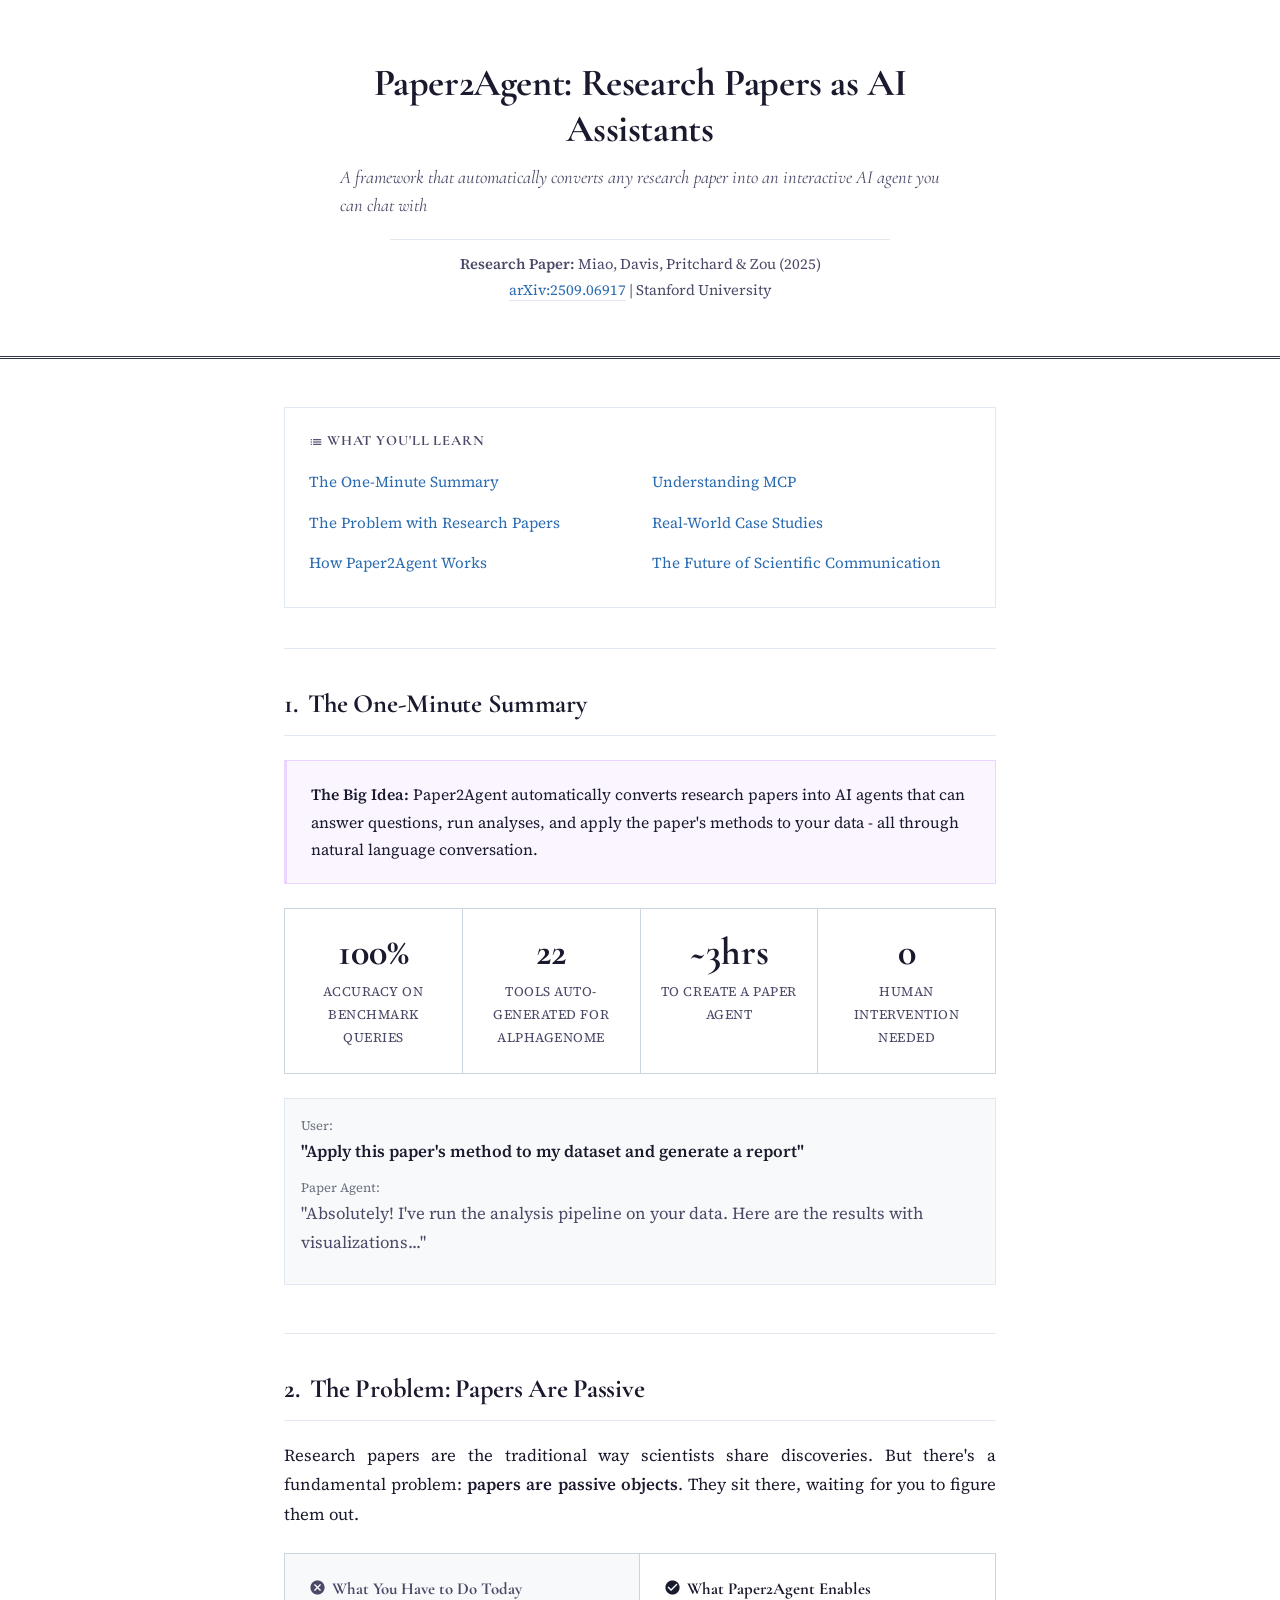
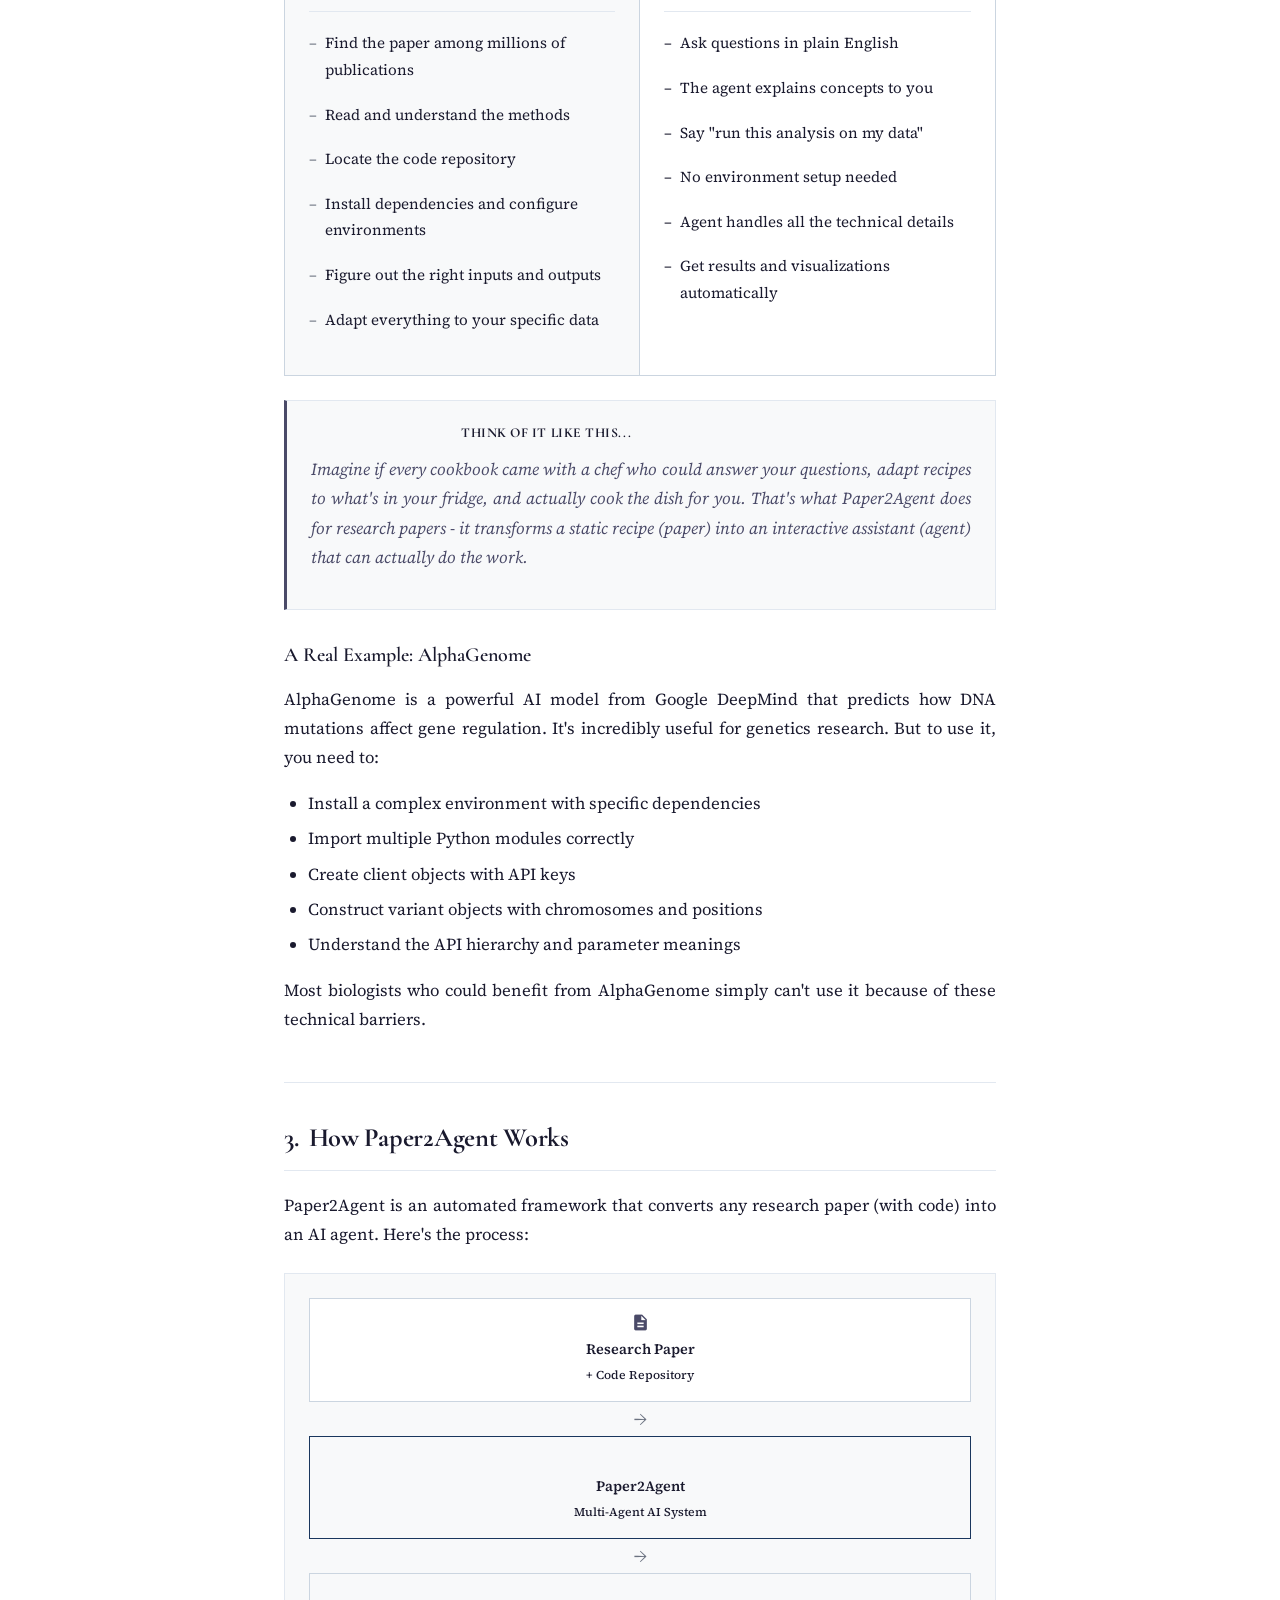
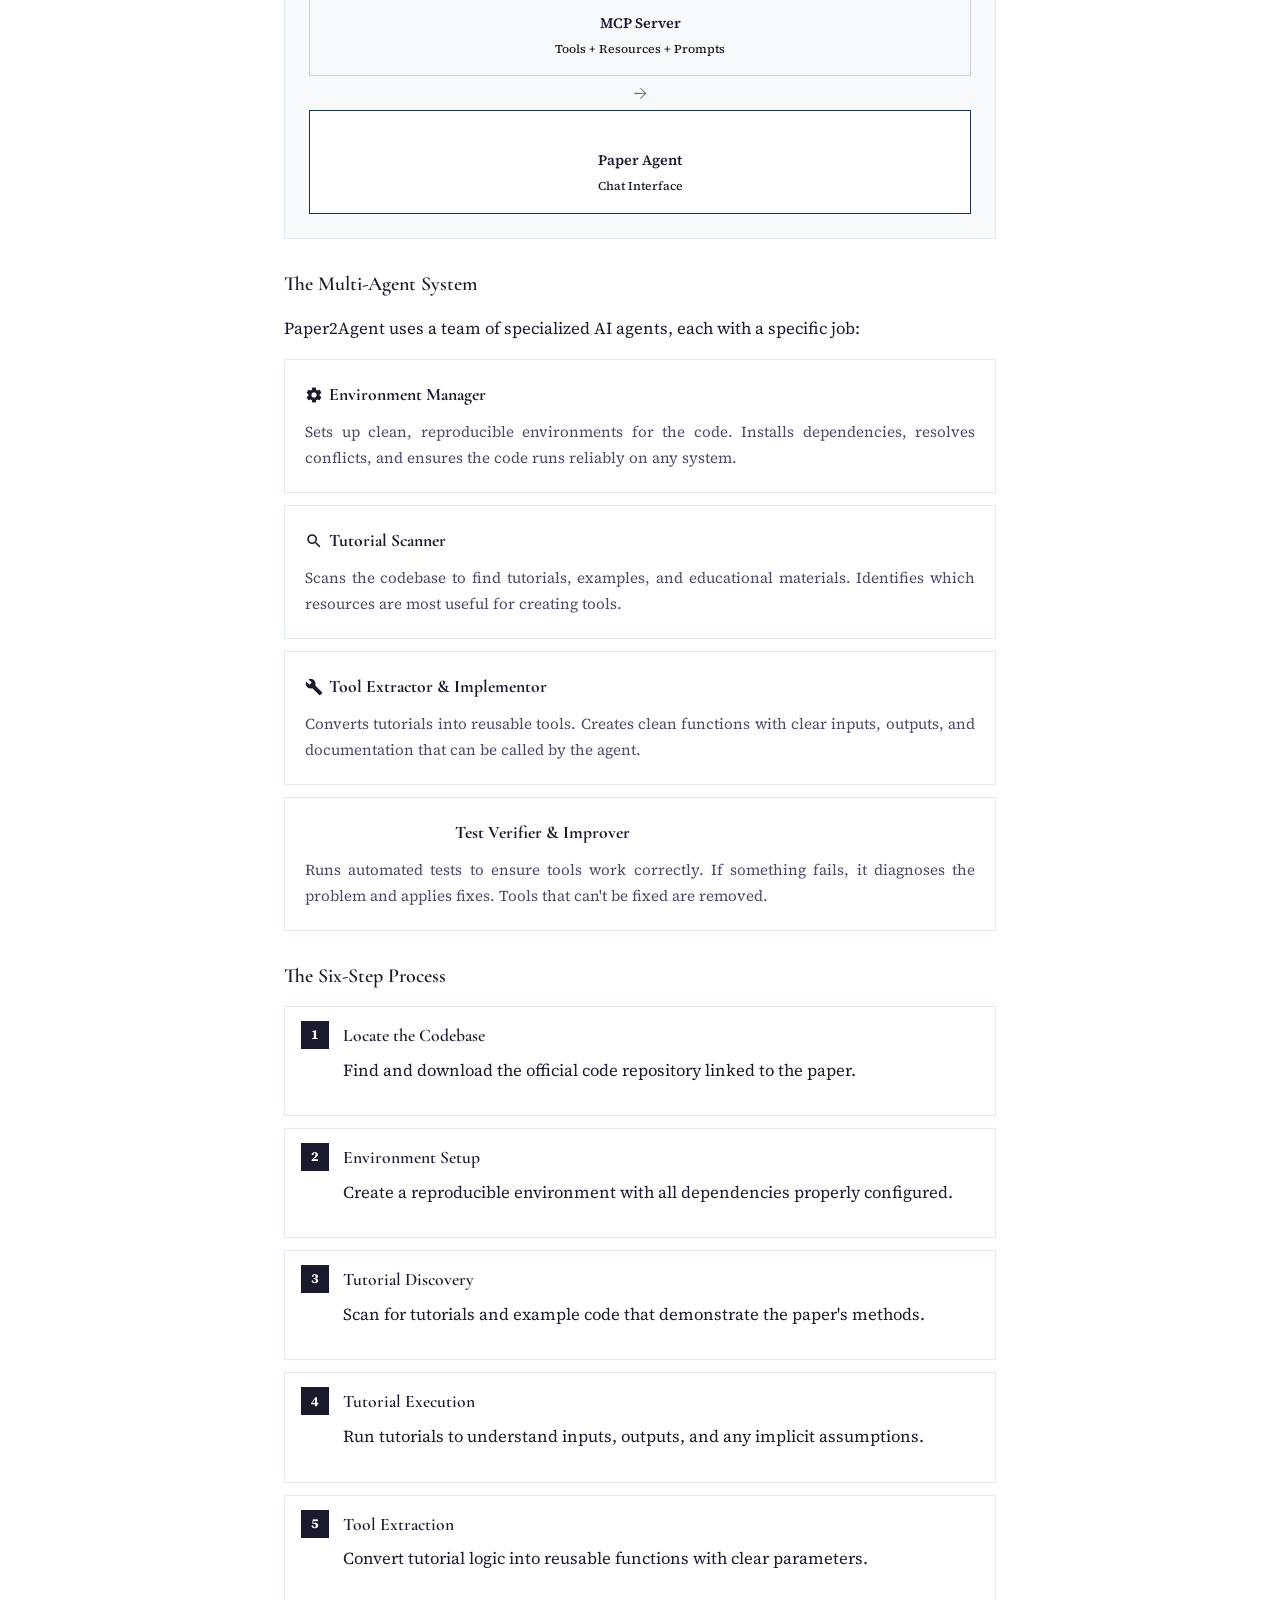
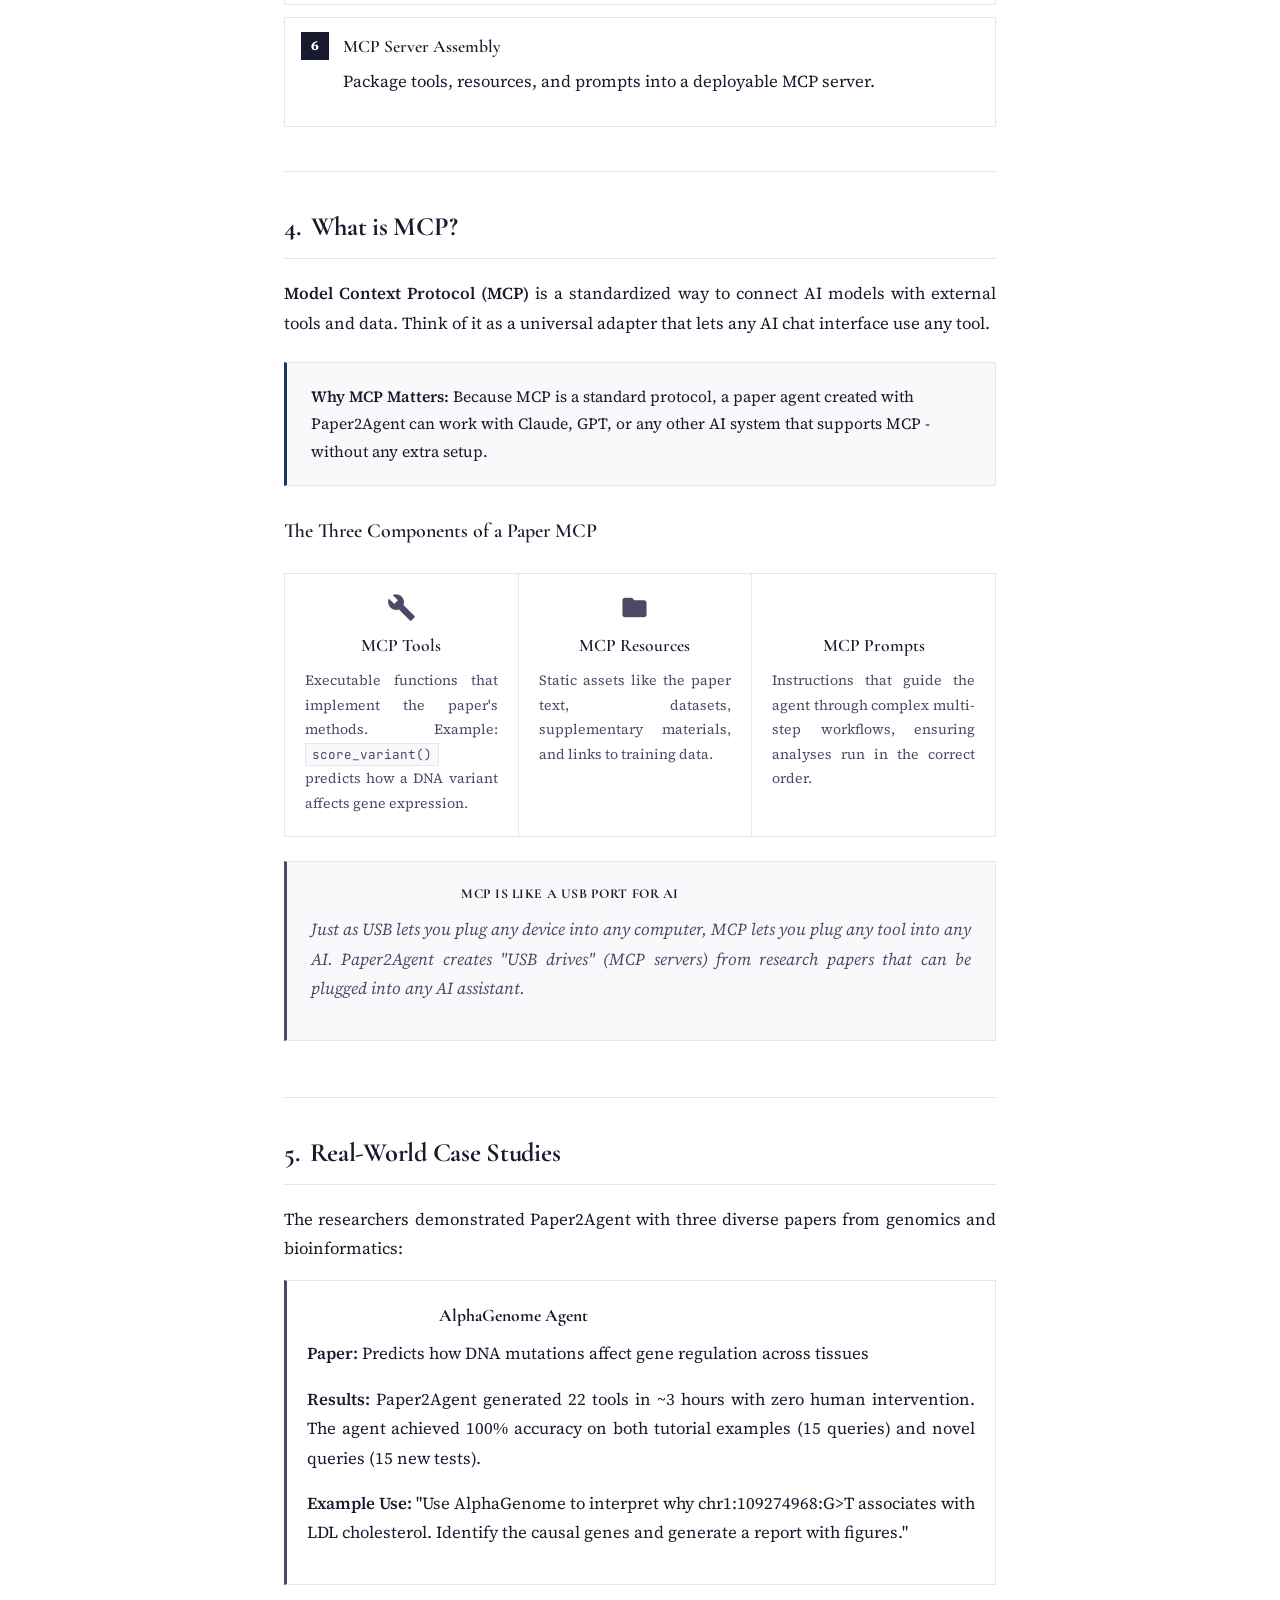
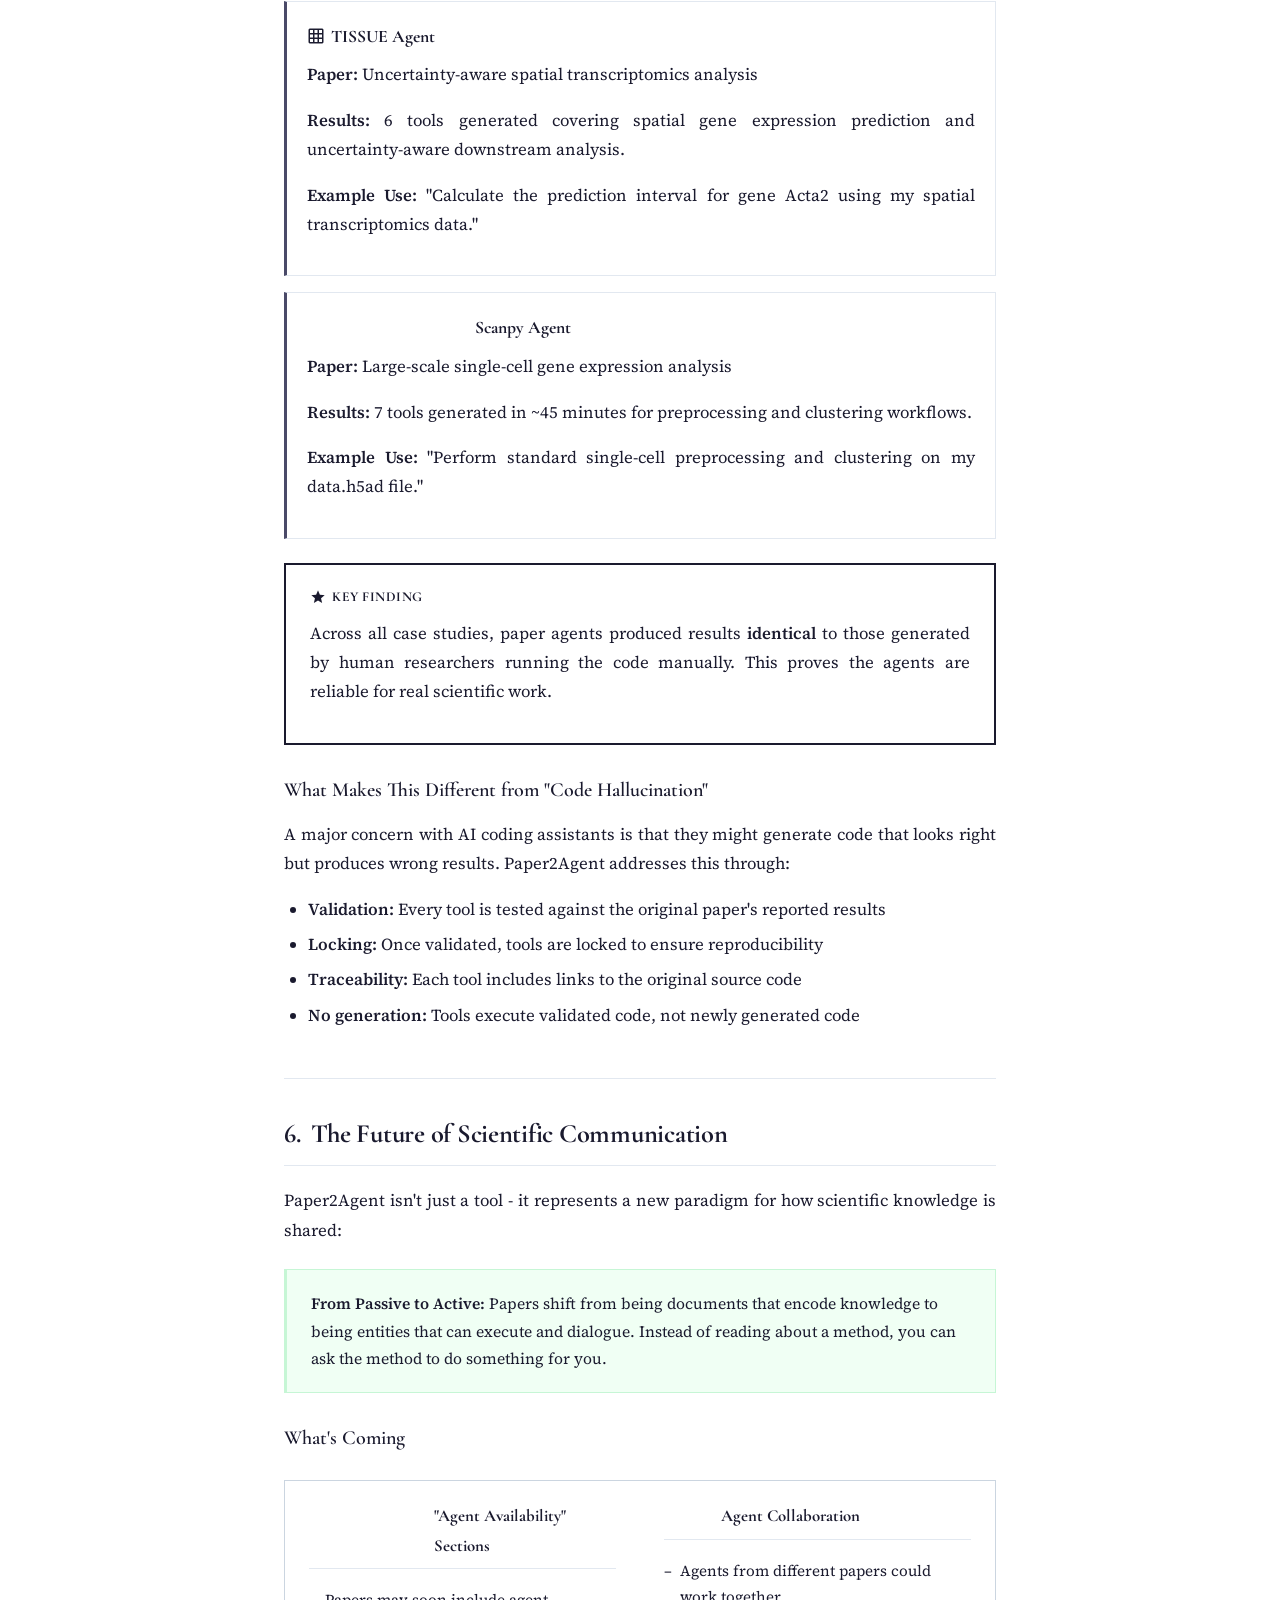
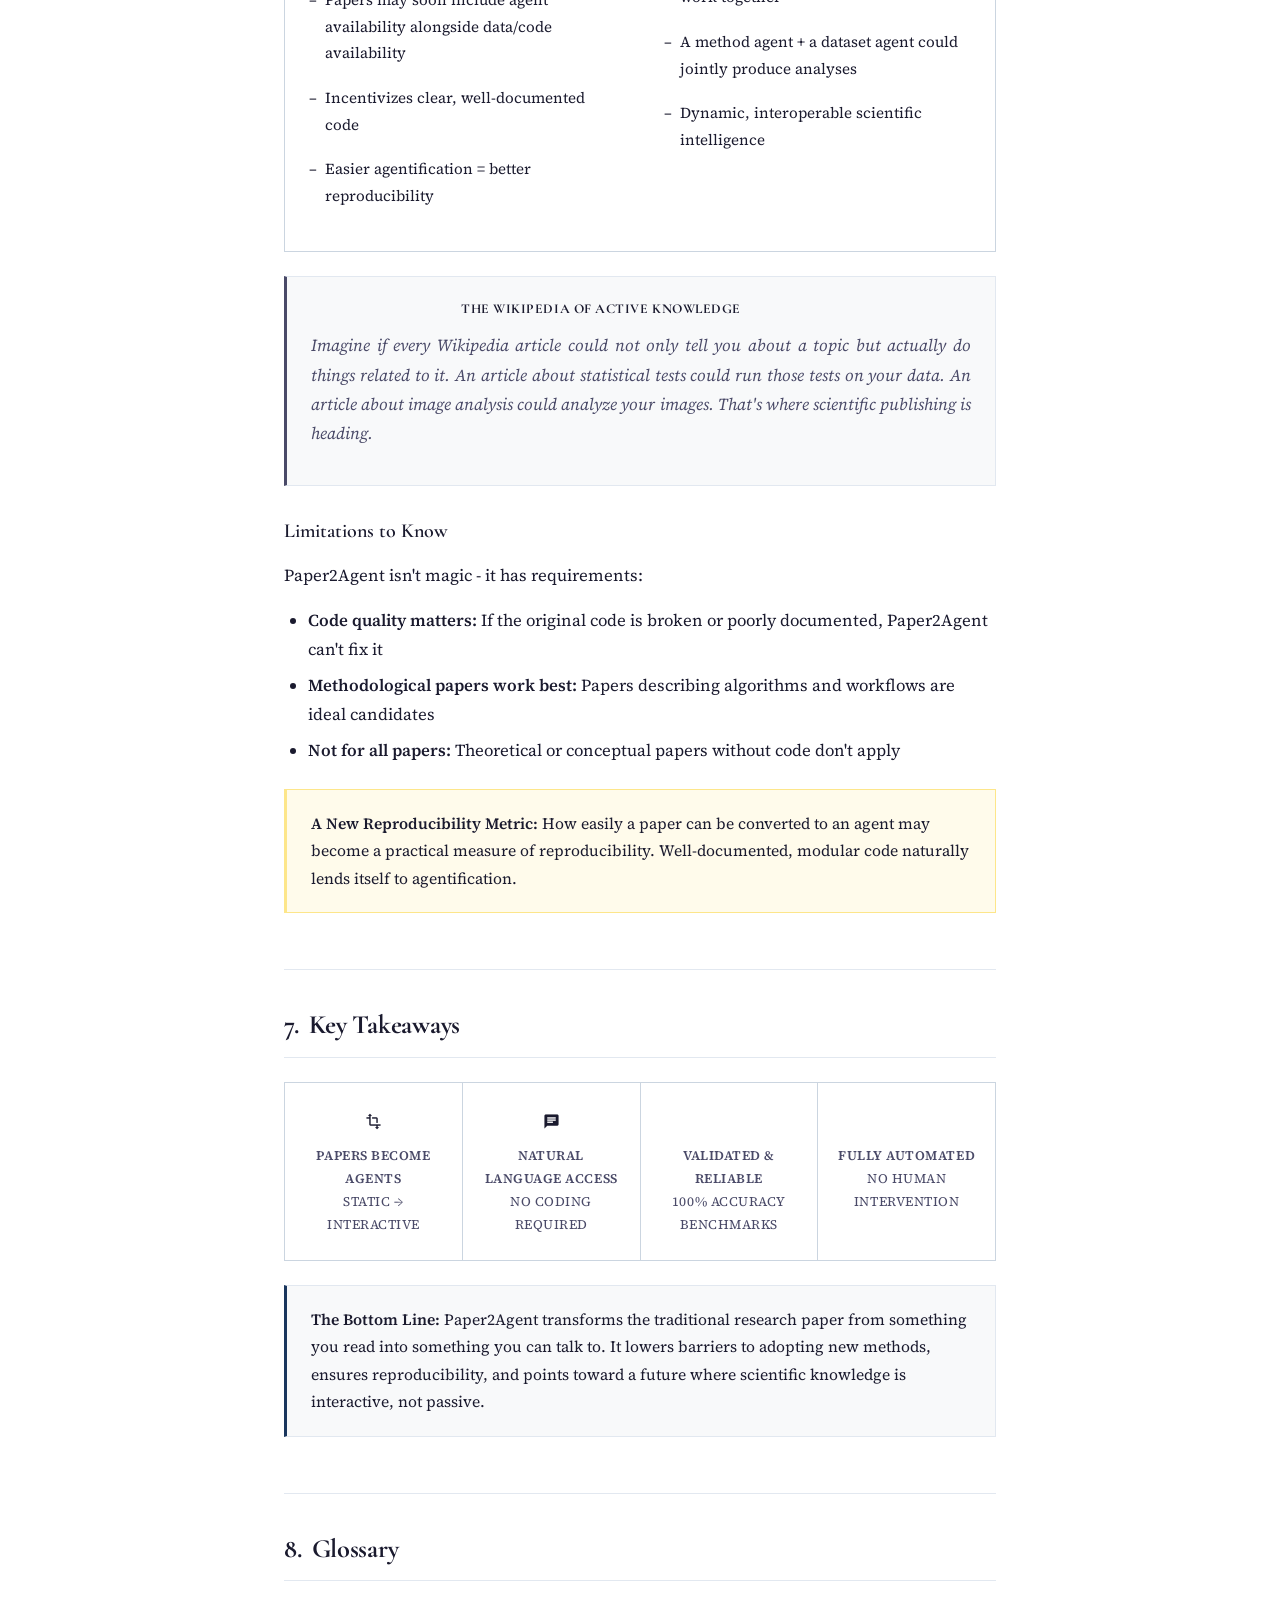
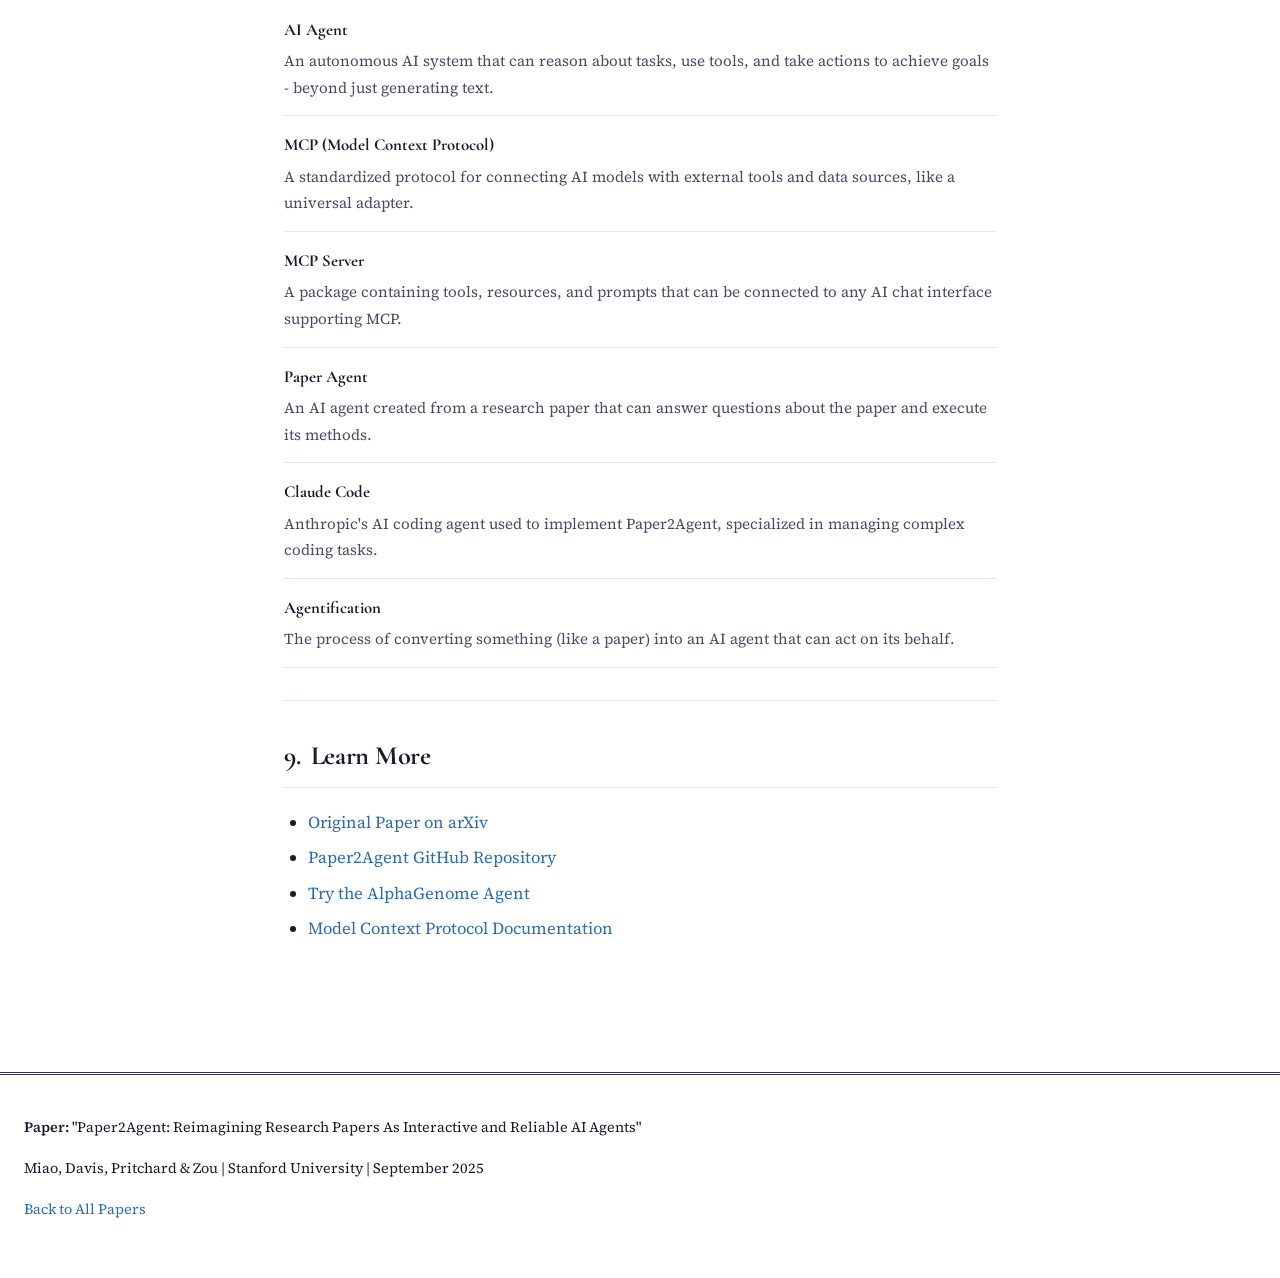
<file: Paper2Agent-Explained.html>
<!DOCTYPE html>
<html lang="en">
<head>
    <meta charset="UTF-8">
    <meta name="viewport" content="width=device-width, initial-scale=1.0">
    <title>Paper2Agent: Turning Research Papers into AI Assistants | Explained</title>
    <link href="https://fonts.googleapis.com/icon?family=Material+Icons" rel="stylesheet">
    <link rel="stylesheet" href="academic-style.css">
    <style>
        /* File-specific styles for chat demo */
        .chat-demo .user {
            color: var(--text-primary);
            margin-bottom: 10px;
            font-weight: 600;
        }
        .chat-demo .agent {
            color: var(--text-secondary);
            margin-bottom: 10px;
        }
        .chat-demo .label {
            color: var(--text-muted);
            font-size: 0.8rem;
        }
    </style>
</head>
<body>
    <header>
        <h1>Paper2Agent: Research Papers as AI Assistants</h1>
        <p class="subtitle">A framework that automatically converts any research paper into an interactive AI agent you can chat with</p>
        <div class="paper-info">
            <strong>Research Paper:</strong> Miao, Davis, Pritchard & Zou (2025)<br>
            <a href="https://arxiv.org/abs/2509.06917" target="_blank">arXiv:2509.06917</a> | Stanford University
        </div>
    </header>

    <div class="container">
        <!-- Table of Contents -->
        <section>
            <div class="toc">
                <h3><span class="material-icons">list</span> What You'll Learn</h3>
                <ul>
                    <li><a href="#tldr"><span class="material-icons">bolt</span> The One-Minute Summary</a></li>
                    <li><a href="#problem"><span class="material-icons">psychology</span> The Problem with Research Papers</a></li>
                    <li><a href="#solution"><span class="material-icons">auto_awesome</span> How Paper2Agent Works</a></li>
                    <li><a href="#mcp"><span class="material-icons">hub</span> Understanding MCP</a></li>
                    <li><a href="#examples"><span class="material-icons">science</span> Real-World Case Studies</a></li>
                    <li><a href="#future"><span class="material-icons">rocket_launch</span> The Future of Scientific Communication</a></li>
                </ul>
            </div>
        </section>

        <!-- TL;DR -->
        <section id="tldr">
            <h2><span class="material-icons">bolt</span> The One-Minute Summary</h2>

            <div class="highlight-box purple">
                <strong>The Big Idea:</strong> Paper2Agent automatically converts research papers into AI agents that can answer questions, run analyses, and apply the paper's methods to your data - all through natural language conversation.
            </div>

            <div class="stats-grid">
                <div class="stat-card success">
                    <div class="number">100%</div>
                    <div class="label">Accuracy on benchmark queries</div>
                </div>
                <div class="stat-card">
                    <div class="number">22</div>
                    <div class="label">Tools auto-generated for AlphaGenome</div>
                </div>
                <div class="stat-card accent">
                    <div class="number">~3hrs</div>
                    <div class="label">To create a paper agent</div>
                </div>
                <div class="stat-card warning">
                    <div class="number">0</div>
                    <div class="label">Human intervention needed</div>
                </div>
            </div>

            <div class="chat-demo">
                <div class="label">User:</div>
                <div class="user">"Apply this paper's method to my dataset and generate a report"</div>
                <div class="label">Paper Agent:</div>
                <div class="agent">"Absolutely! I've run the analysis pipeline on your data. Here are the results with visualizations..."</div>
            </div>
        </section>

        <!-- The Problem -->
        <section id="problem">
            <h2><span class="material-icons">psychology</span> The Problem: Papers Are Passive</h2>

            <p>Research papers are the traditional way scientists share discoveries. But there's a fundamental problem: <strong>papers are passive objects</strong>. They sit there, waiting for you to figure them out.</p>

            <div class="comparison-grid">
                <div class="comparison-card old">
                    <h4><span class="material-icons">cancel</span> What You Have to Do Today</h4>
                    <ul>
                        <li>Find the paper among millions of publications</li>
                        <li>Read and understand the methods</li>
                        <li>Locate the code repository</li>
                        <li>Install dependencies and configure environments</li>
                        <li>Figure out the right inputs and outputs</li>
                        <li>Adapt everything to your specific data</li>
                    </ul>
                </div>
                <div class="comparison-card new">
                    <h4><span class="material-icons">check_circle</span> What Paper2Agent Enables</h4>
                    <ul>
                        <li>Ask questions in plain English</li>
                        <li>The agent explains concepts to you</li>
                        <li>Say "run this analysis on my data"</li>
                        <li>No environment setup needed</li>
                        <li>Agent handles all the technical details</li>
                        <li>Get results and visualizations automatically</li>
                    </ul>
                </div>
            </div>

            <div class="analogy">
                <div class="analogy-title"><span class="material-icons">lightbulb</span> Think of it like this...</div>
                <p>Imagine if every cookbook came with a chef who could answer your questions, adapt recipes to what's in your fridge, and actually cook the dish for you. That's what Paper2Agent does for research papers - it transforms a static recipe (paper) into an interactive assistant (agent) that can actually do the work.</p>
            </div>

            <h3>A Real Example: AlphaGenome</h3>
            <p>AlphaGenome is a powerful AI model from Google DeepMind that predicts how DNA mutations affect gene regulation. It's incredibly useful for genetics research. But to use it, you need to:</p>
            <ul>
                <li>Install a complex environment with specific dependencies</li>
                <li>Import multiple Python modules correctly</li>
                <li>Create client objects with API keys</li>
                <li>Construct variant objects with chromosomes and positions</li>
                <li>Understand the API hierarchy and parameter meanings</li>
            </ul>
            <p>Most biologists who could benefit from AlphaGenome simply can't use it because of these technical barriers.</p>
        </section>

        <!-- The Solution -->
        <section id="solution">
            <h2><span class="material-icons">auto_awesome</span> How Paper2Agent Works</h2>

            <p>Paper2Agent is an automated framework that converts any research paper (with code) into an AI agent. Here's the process:</p>

            <div class="flow-diagram">
                <div class="flow-box">
                    <span class="material-icons">description</span>
                    <strong>Research Paper</strong>
                    <div><small>+ Code Repository</small></div>
                </div>
                <span class="flow-arrow">→</span>
                <div class="flow-box highlight">
                    <span class="material-icons">smart_toy</span>
                    <strong>Paper2Agent</strong>
                    <div><small>Multi-Agent AI System</small></div>
                </div>
                <span class="flow-arrow">→</span>
                <div class="flow-box purple">
                    <span class="material-icons">hub</span>
                    <strong>MCP Server</strong>
                    <div><small>Tools + Resources + Prompts</small></div>
                </div>
                <span class="flow-arrow">→</span>
                <div class="flow-box output">
                    <span class="material-icons">support_agent</span>
                    <strong>Paper Agent</strong>
                    <div><small>Chat Interface</small></div>
                </div>
            </div>

            <h3>The Multi-Agent System</h3>
            <p>Paper2Agent uses a team of specialized AI agents, each with a specific job:</p>

            <div class="agent-card">
                <h4><span class="material-icons">settings</span> Environment Manager</h4>
                <p>Sets up clean, reproducible environments for the code. Installs dependencies, resolves conflicts, and ensures the code runs reliably on any system.</p>
            </div>

            <div class="agent-card">
                <h4><span class="material-icons">search</span> Tutorial Scanner</h4>
                <p>Scans the codebase to find tutorials, examples, and educational materials. Identifies which resources are most useful for creating tools.</p>
            </div>

            <div class="agent-card">
                <h4><span class="material-icons">build</span> Tool Extractor & Implementor</h4>
                <p>Converts tutorials into reusable tools. Creates clean functions with clear inputs, outputs, and documentation that can be called by the agent.</p>
            </div>

            <div class="agent-card">
                <h4><span class="material-icons">verified</span> Test Verifier & Improver</h4>
                <p>Runs automated tests to ensure tools work correctly. If something fails, it diagnoses the problem and applies fixes. Tools that can't be fixed are removed.</p>
            </div>

            <h3>The Six-Step Process</h3>

            <div class="workflow-step">
                <div class="step-number">1</div>
                <div class="step-content">
                    <h4>Locate the Codebase</h4>
                    <p>Find and download the official code repository linked to the paper.</p>
                </div>
            </div>

            <div class="workflow-step">
                <div class="step-number">2</div>
                <div class="step-content">
                    <h4>Environment Setup</h4>
                    <p>Create a reproducible environment with all dependencies properly configured.</p>
                </div>
            </div>

            <div class="workflow-step">
                <div class="step-number">3</div>
                <div class="step-content">
                    <h4>Tutorial Discovery</h4>
                    <p>Scan for tutorials and example code that demonstrate the paper's methods.</p>
                </div>
            </div>

            <div class="workflow-step">
                <div class="step-number">4</div>
                <div class="step-content">
                    <h4>Tutorial Execution</h4>
                    <p>Run tutorials to understand inputs, outputs, and any implicit assumptions.</p>
                </div>
            </div>

            <div class="workflow-step">
                <div class="step-number">5</div>
                <div class="step-content">
                    <h4>Tool Extraction</h4>
                    <p>Convert tutorial logic into reusable functions with clear parameters.</p>
                </div>
            </div>

            <div class="workflow-step">
                <div class="step-number">6</div>
                <div class="step-content">
                    <h4>MCP Server Assembly</h4>
                    <p>Package tools, resources, and prompts into a deployable MCP server.</p>
                </div>
            </div>
        </section>

        <!-- MCP Explanation -->
        <section id="mcp">
            <h2><span class="material-icons">hub</span> What is MCP?</h2>

            <p><strong>Model Context Protocol (MCP)</strong> is a standardized way to connect AI models with external tools and data. Think of it as a universal adapter that lets any AI chat interface use any tool.</p>

            <div class="highlight-box">
                <strong>Why MCP Matters:</strong> Because MCP is a standard protocol, a paper agent created with Paper2Agent can work with Claude, GPT, or any other AI system that supports MCP - without any extra setup.
            </div>

            <h3>The Three Components of a Paper MCP</h3>

            <div class="mcp-components">
                <div class="mcp-box">
                    <span class="material-icons">build</span>
                    <h4>MCP Tools</h4>
                    <p>Executable functions that implement the paper's methods. Example: <code>score_variant()</code> predicts how a DNA variant affects gene expression.</p>
                </div>
                <div class="mcp-box">
                    <span class="material-icons">folder</span>
                    <h4>MCP Resources</h4>
                    <p>Static assets like the paper text, datasets, supplementary materials, and links to training data.</p>
                </div>
                <div class="mcp-box">
                    <span class="material-icons">article</span>
                    <h4>MCP Prompts</h4>
                    <p>Instructions that guide the agent through complex multi-step workflows, ensuring analyses run in the correct order.</p>
                </div>
            </div>

            <div class="analogy">
                <div class="analogy-title"><span class="material-icons">lightbulb</span> MCP is like a USB port for AI</div>
                <p>Just as USB lets you plug any device into any computer, MCP lets you plug any tool into any AI. Paper2Agent creates "USB drives" (MCP servers) from research papers that can be plugged into any AI assistant.</p>
            </div>
        </section>

        <!-- Case Studies -->
        <section id="examples">
            <h2><span class="material-icons">science</span> Real-World Case Studies</h2>

            <p>The researchers demonstrated Paper2Agent with three diverse papers from genomics and bioinformatics:</p>

            <div class="case-study">
                <h4><span class="material-icons">biotech</span> AlphaGenome Agent</h4>
                <p><strong>Paper:</strong> Predicts how DNA mutations affect gene regulation across tissues</p>
                <p><strong>Results:</strong> Paper2Agent generated 22 tools in ~3 hours with zero human intervention. The agent achieved 100% accuracy on both tutorial examples (15 queries) and novel queries (15 new tests).</p>
                <p><strong>Example Use:</strong> "Use AlphaGenome to interpret why chr1:109274968:G>T associates with LDL cholesterol. Identify the causal genes and generate a report with figures."</p>
            </div>

            <div class="case-study">
                <h4><span class="material-icons">grid_on</span> TISSUE Agent</h4>
                <p><strong>Paper:</strong> Uncertainty-aware spatial transcriptomics analysis</p>
                <p><strong>Results:</strong> 6 tools generated covering spatial gene expression prediction and uncertainty-aware downstream analysis.</p>
                <p><strong>Example Use:</strong> "Calculate the prediction interval for gene Acta2 using my spatial transcriptomics data."</p>
            </div>

            <div class="case-study">
                <h4><span class="material-icons">analytics</span> Scanpy Agent</h4>
                <p><strong>Paper:</strong> Large-scale single-cell gene expression analysis</p>
                <p><strong>Results:</strong> 7 tools generated in ~45 minutes for preprocessing and clustering workflows.</p>
                <p><strong>Example Use:</strong> "Perform standard single-cell preprocessing and clustering on my data.h5ad file."</p>
            </div>

            <div class="key-insight">
                <div class="key-insight-title"><span class="material-icons">star</span> Key Finding</div>
                <p>Across all case studies, paper agents produced results <strong>identical</strong> to those generated by human researchers running the code manually. This proves the agents are reliable for real scientific work.</p>
            </div>

            <h3>What Makes This Different from "Code Hallucination"</h3>
            <p>A major concern with AI coding assistants is that they might generate code that looks right but produces wrong results. Paper2Agent addresses this through:</p>

            <ul>
                <li><strong>Validation:</strong> Every tool is tested against the original paper's reported results</li>
                <li><strong>Locking:</strong> Once validated, tools are locked to ensure reproducibility</li>
                <li><strong>Traceability:</strong> Each tool includes links to the original source code</li>
                <li><strong>No generation:</strong> Tools execute validated code, not newly generated code</li>
            </ul>
        </section>

        <!-- Future Vision -->
        <section id="future">
            <h2><span class="material-icons">rocket_launch</span> The Future of Scientific Communication</h2>

            <p>Paper2Agent isn't just a tool - it represents a new paradigm for how scientific knowledge is shared:</p>

            <div class="highlight-box success">
                <strong>From Passive to Active:</strong> Papers shift from being documents that encode knowledge to being entities that can execute and dialogue. Instead of reading about a method, you can ask the method to do something for you.
            </div>

            <h3>What's Coming</h3>

            <div class="comparison-grid">
                <div class="comparison-card new">
                    <h4><span class="material-icons">article</span> "Agent Availability" Sections</h4>
                    <ul>
                        <li>Papers may soon include agent availability alongside data/code availability</li>
                        <li>Incentivizes clear, well-documented code</li>
                        <li>Easier agentification = better reproducibility</li>
                    </ul>
                </div>
                <div class="comparison-card new">
                    <h4><span class="material-icons">hub</span> Agent Collaboration</h4>
                    <ul>
                        <li>Agents from different papers could work together</li>
                        <li>A method agent + a dataset agent could jointly produce analyses</li>
                        <li>Dynamic, interoperable scientific intelligence</li>
                    </ul>
                </div>
            </div>

            <div class="analogy">
                <div class="analogy-title"><span class="material-icons">lightbulb</span> The Wikipedia of Active Knowledge</div>
                <p>Imagine if every Wikipedia article could not only tell you about a topic but actually do things related to it. An article about statistical tests could run those tests on your data. An article about image analysis could analyze your images. That's where scientific publishing is heading.</p>
            </div>

            <h3>Limitations to Know</h3>
            <p>Paper2Agent isn't magic - it has requirements:</p>
            <ul>
                <li><strong>Code quality matters:</strong> If the original code is broken or poorly documented, Paper2Agent can't fix it</li>
                <li><strong>Methodological papers work best:</strong> Papers describing algorithms and workflows are ideal candidates</li>
                <li><strong>Not for all papers:</strong> Theoretical or conceptual papers without code don't apply</li>
            </ul>

            <div class="highlight-box warning">
                <strong>A New Reproducibility Metric:</strong> How easily a paper can be converted to an agent may become a practical measure of reproducibility. Well-documented, modular code naturally lends itself to agentification.
            </div>
        </section>

        <!-- Key Takeaways -->
        <section>
            <h2><span class="material-icons">star</span> Key Takeaways</h2>

            <div class="stats-grid">
                <div class="stat-card">
                    <span class="material-icons">transform</span>
                    <div class="label"><strong>Papers become agents</strong><br>Static → Interactive</div>
                </div>
                <div class="stat-card success">
                    <span class="material-icons">chat</span>
                    <div class="label"><strong>Natural language access</strong><br>No coding required</div>
                </div>
                <div class="stat-card accent">
                    <span class="material-icons">verified</span>
                    <div class="label"><strong>Validated & reliable</strong><br>100% accuracy benchmarks</div>
                </div>
                <div class="stat-card warning">
                    <span class="material-icons">bolt</span>
                    <div class="label"><strong>Fully automated</strong><br>No human intervention</div>
                </div>
            </div>

            <div class="highlight-box">
                <strong>The Bottom Line:</strong> Paper2Agent transforms the traditional research paper from something you read into something you can talk to. It lowers barriers to adopting new methods, ensures reproducibility, and points toward a future where scientific knowledge is interactive, not passive.
            </div>
        </section>

        <!-- Glossary -->
        <section>
            <h2><span class="material-icons">menu_book</span> Glossary</h2>
            <dl class="glossary-grid">
                <div class="glossary-item">
                    <dt>AI Agent</dt>
                    <dd>An autonomous AI system that can reason about tasks, use tools, and take actions to achieve goals - beyond just generating text.</dd>
                </div>
                <div class="glossary-item">
                    <dt>MCP (Model Context Protocol)</dt>
                    <dd>A standardized protocol for connecting AI models with external tools and data sources, like a universal adapter.</dd>
                </div>
                <div class="glossary-item">
                    <dt>MCP Server</dt>
                    <dd>A package containing tools, resources, and prompts that can be connected to any AI chat interface supporting MCP.</dd>
                </div>
                <div class="glossary-item">
                    <dt>Paper Agent</dt>
                    <dd>An AI agent created from a research paper that can answer questions about the paper and execute its methods.</dd>
                </div>
                <div class="glossary-item">
                    <dt>Claude Code</dt>
                    <dd>Anthropic's AI coding agent used to implement Paper2Agent, specialized in managing complex coding tasks.</dd>
                </div>
                <div class="glossary-item">
                    <dt>Agentification</dt>
                    <dd>The process of converting something (like a paper) into an AI agent that can act on its behalf.</dd>
                </div>
            </dl>
        </section>

        <!-- Learn More -->
        <section>
            <h2><span class="material-icons">school</span> Learn More</h2>
            <ul>
                <li><a href="https://arxiv.org/abs/2509.06917" target="_blank">Original Paper on arXiv</a></li>
                <li><a href="https://github.com/jmiao24/Paper2Agent" target="_blank">Paper2Agent GitHub Repository</a></li>
                <li><a href="https://huggingface.co/spaces/Paper2Agent/alphagenome_agent" target="_blank">Try the AlphaGenome Agent</a></li>
                <li><a href="https://modelcontextprotocol.io/" target="_blank">Model Context Protocol Documentation</a></li>
            </ul>
        </section>
    </div>

    <footer>
        <p><strong>Paper:</strong> "Paper2Agent: Reimagining Research Papers As Interactive and Reliable AI Agents"</p>
        <p>Miao, Davis, Pritchard & Zou | Stanford University | September 2025</p>
        <p><a href="index.html">Back to All Papers</a></p>
    </footer>
</body>
</html>
</file>
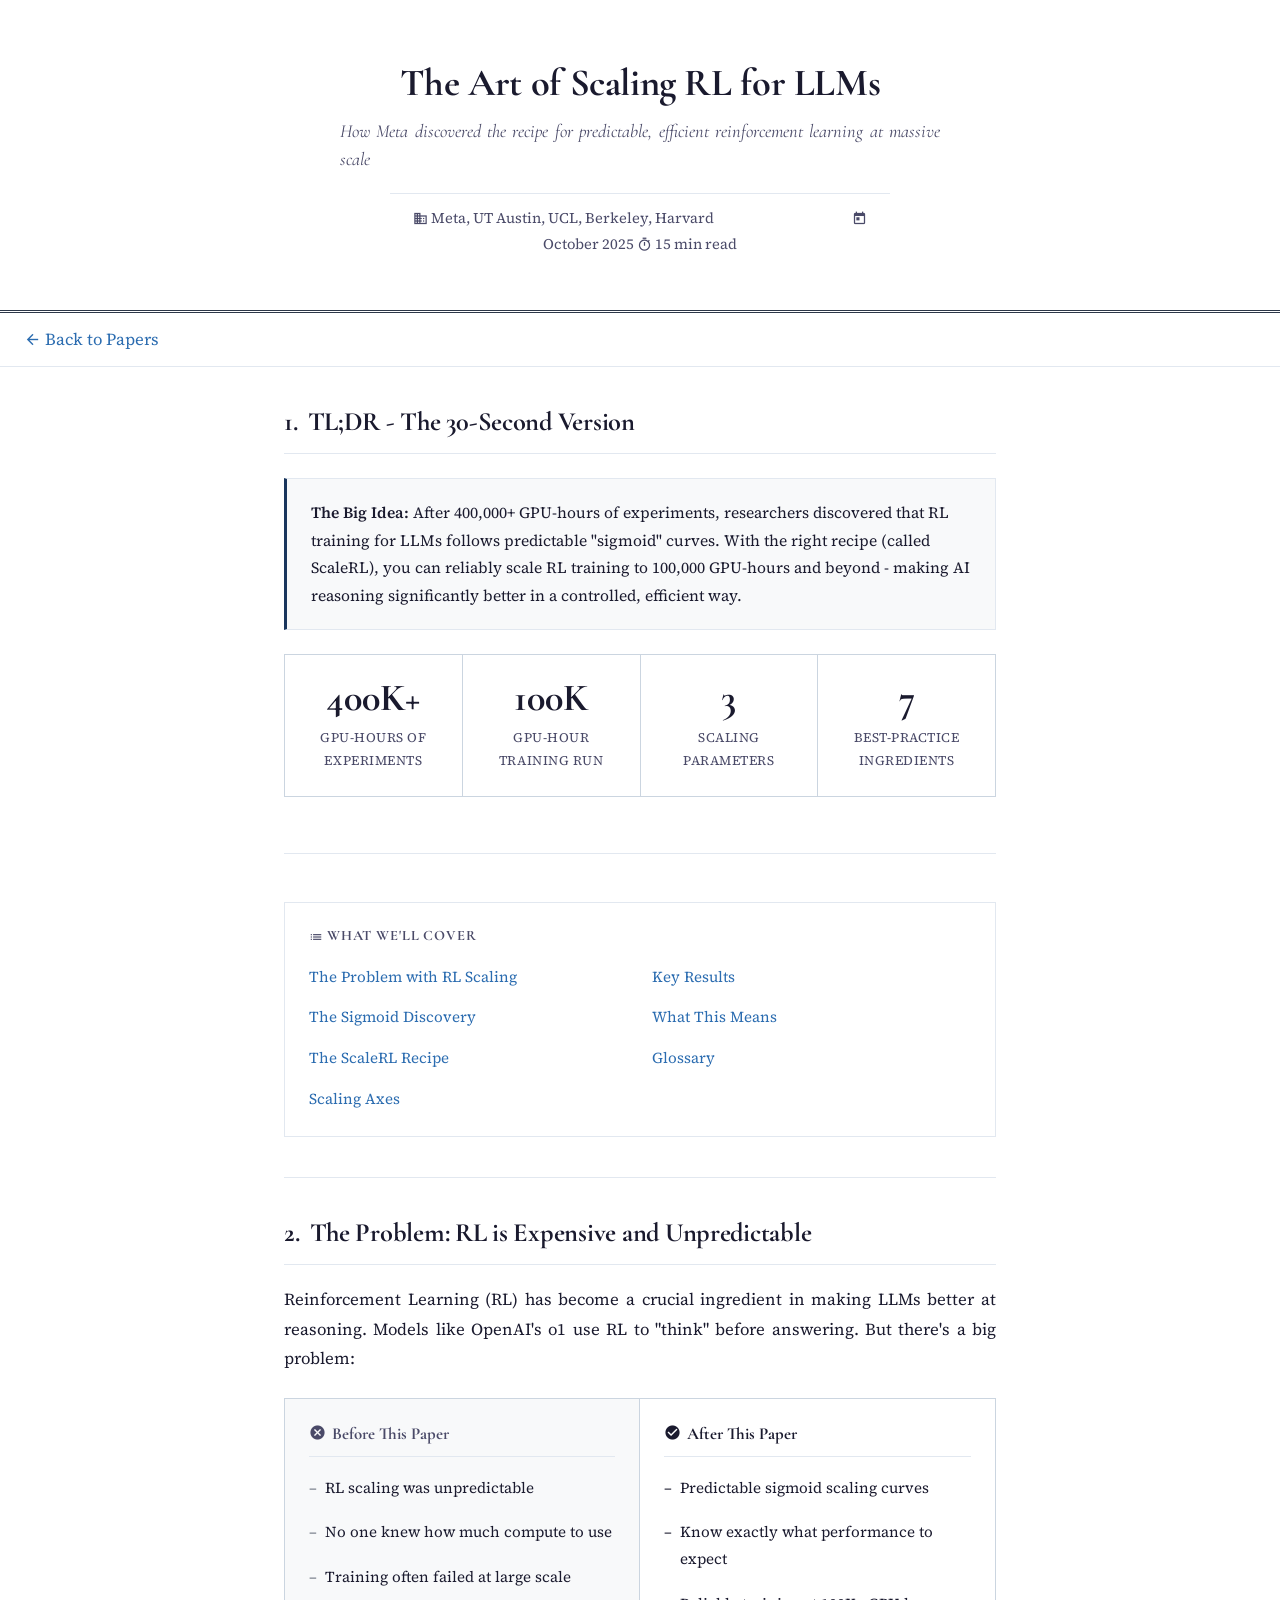
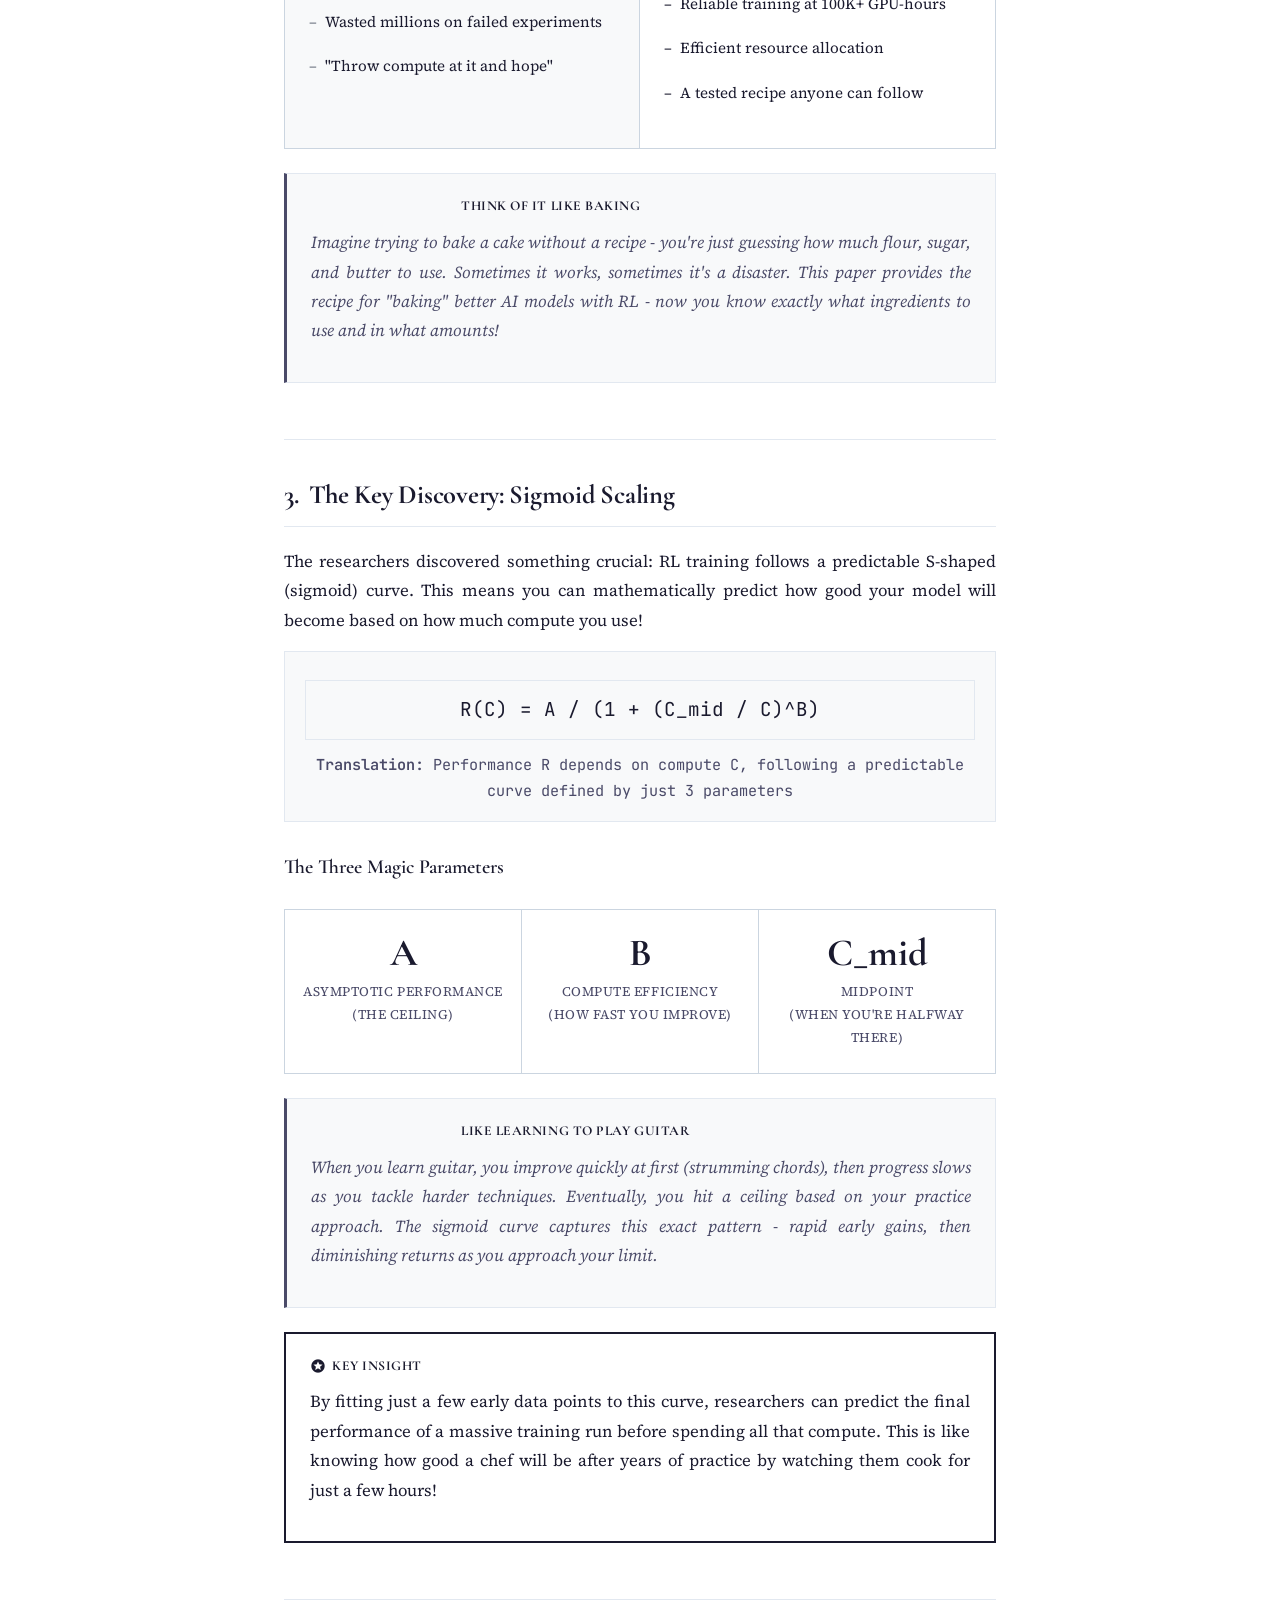
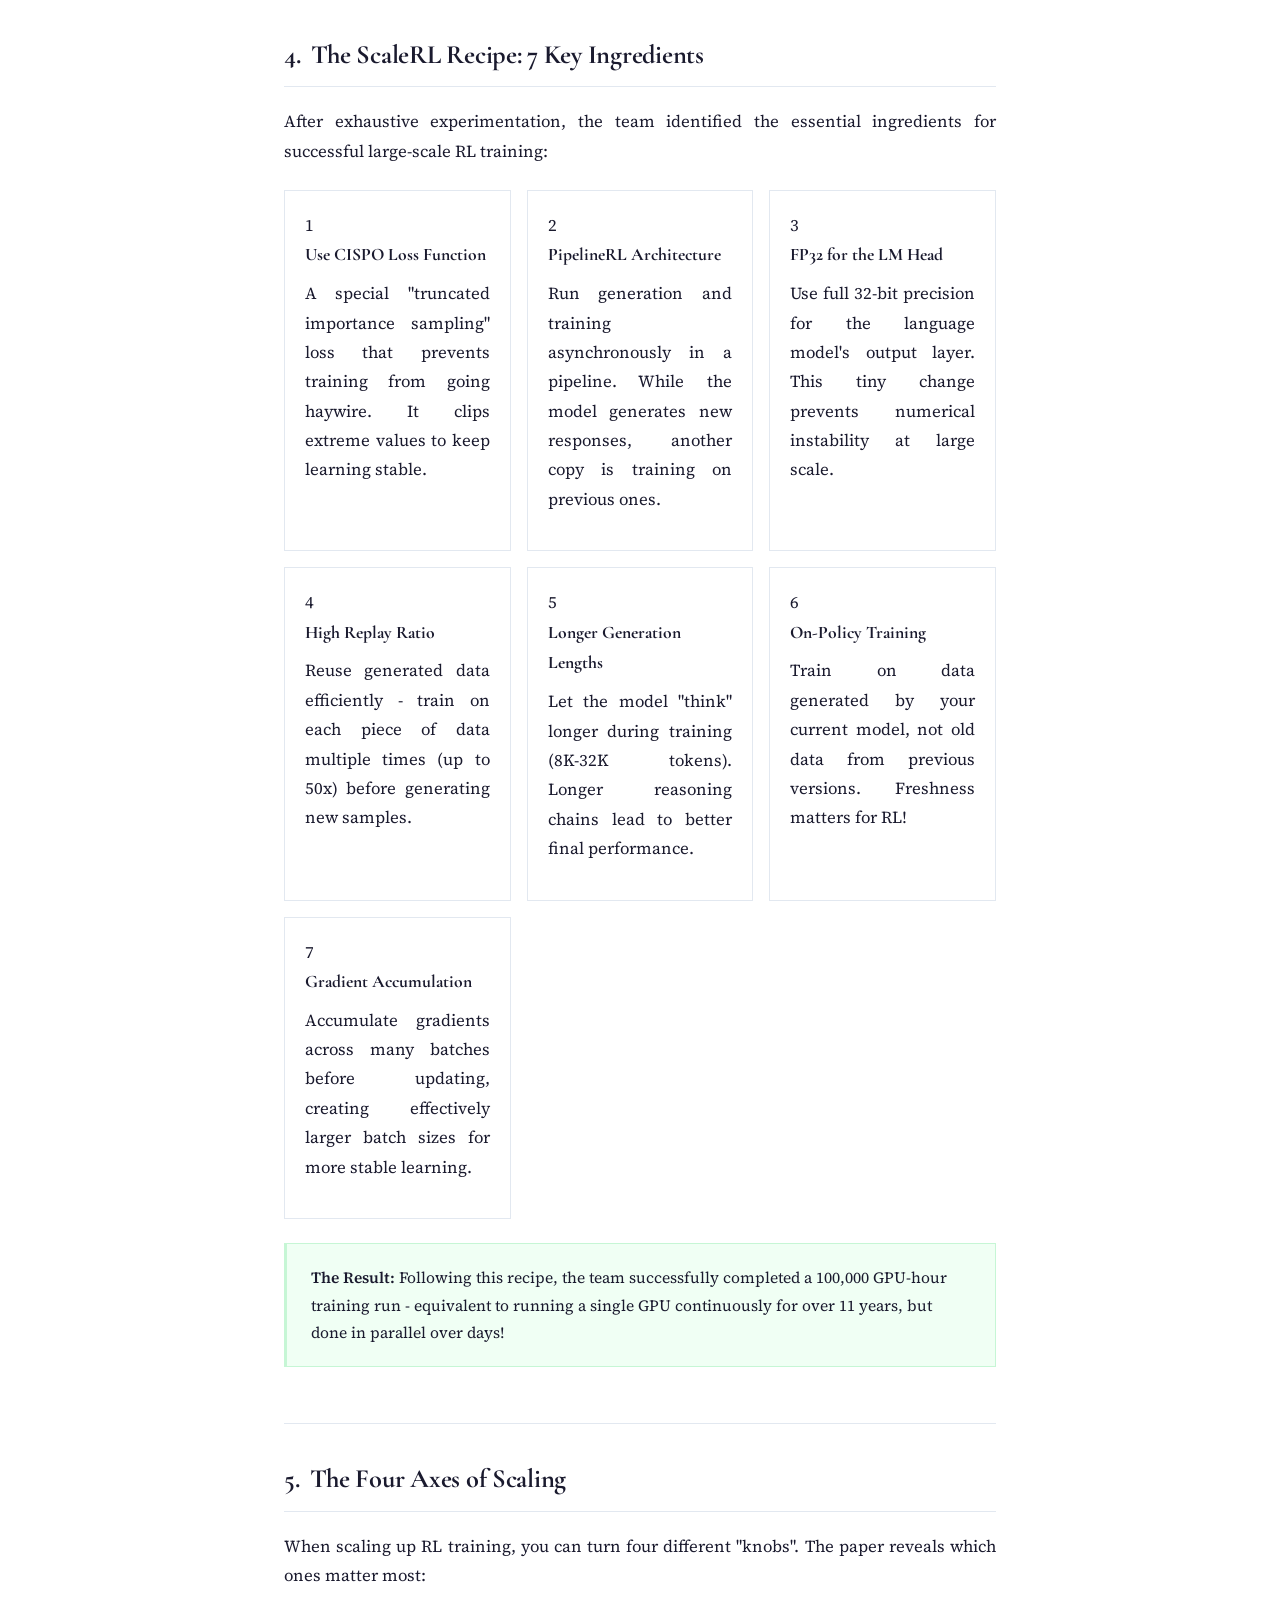
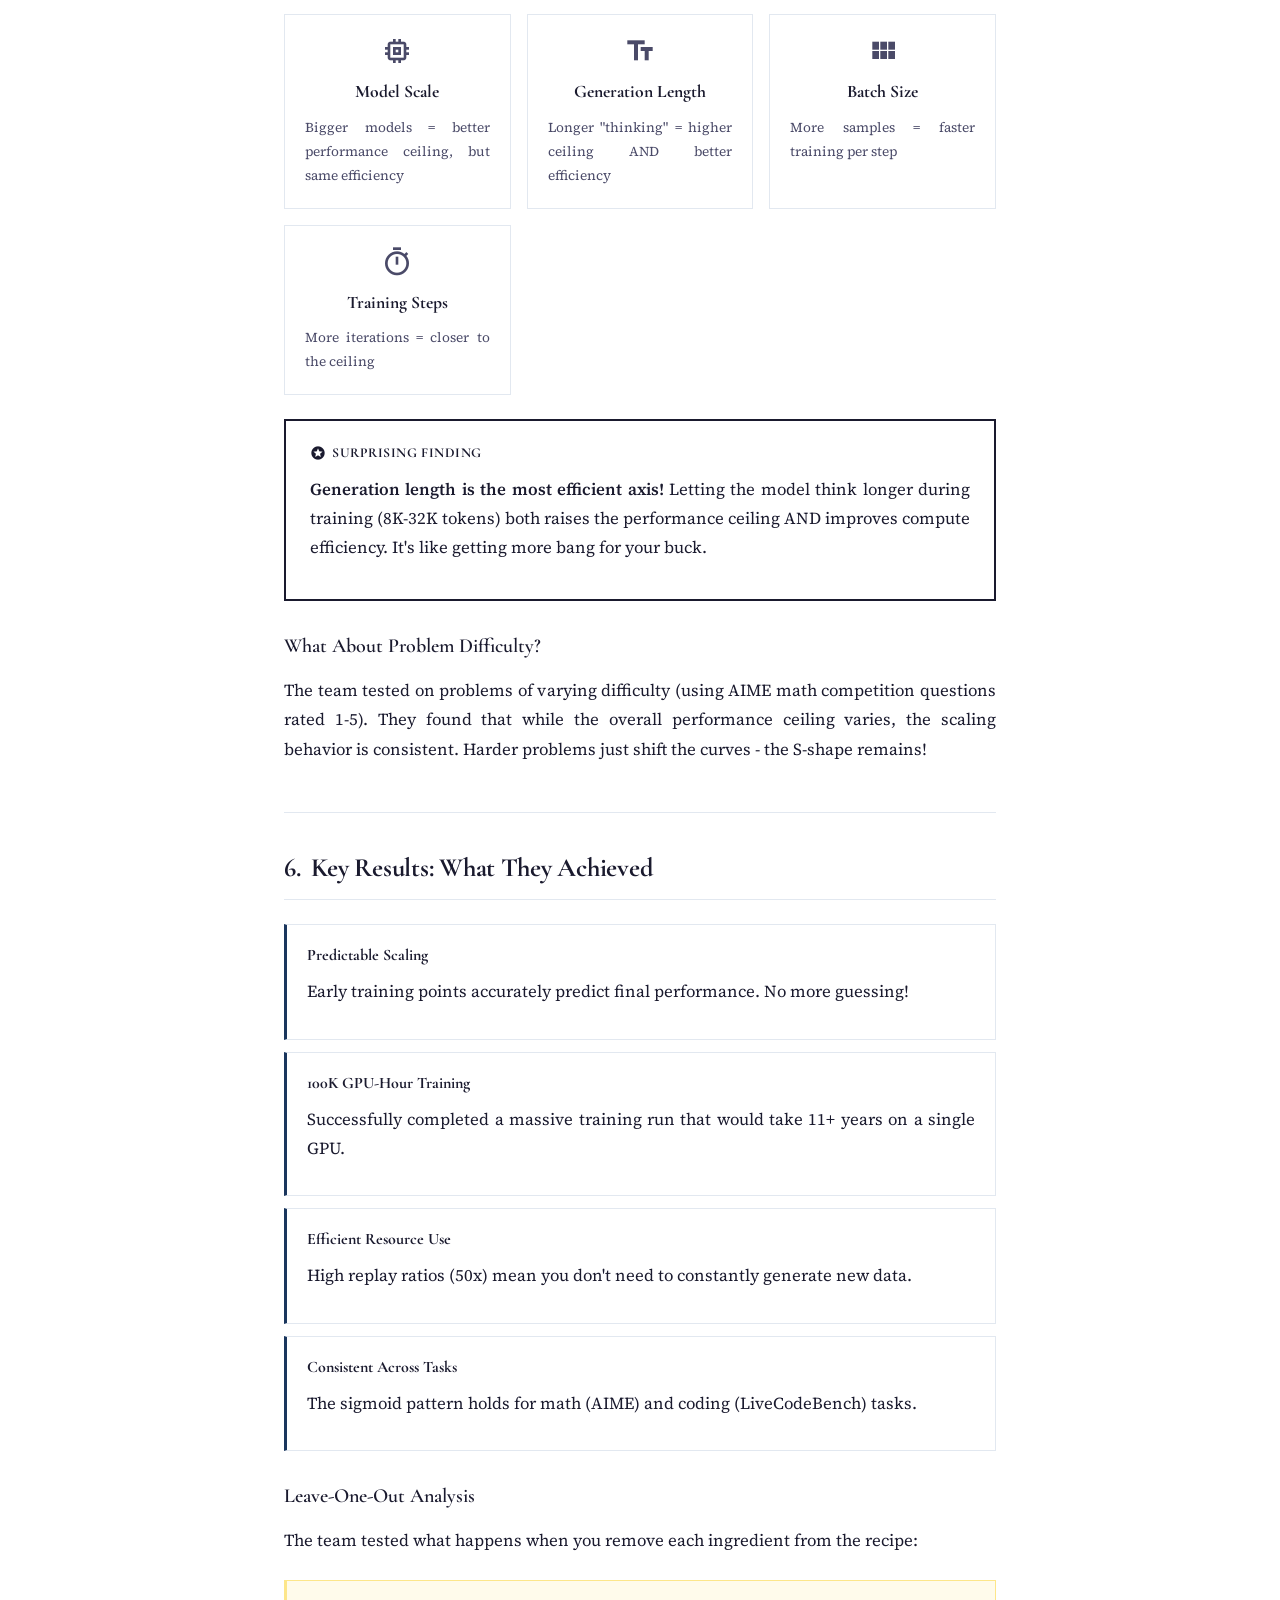
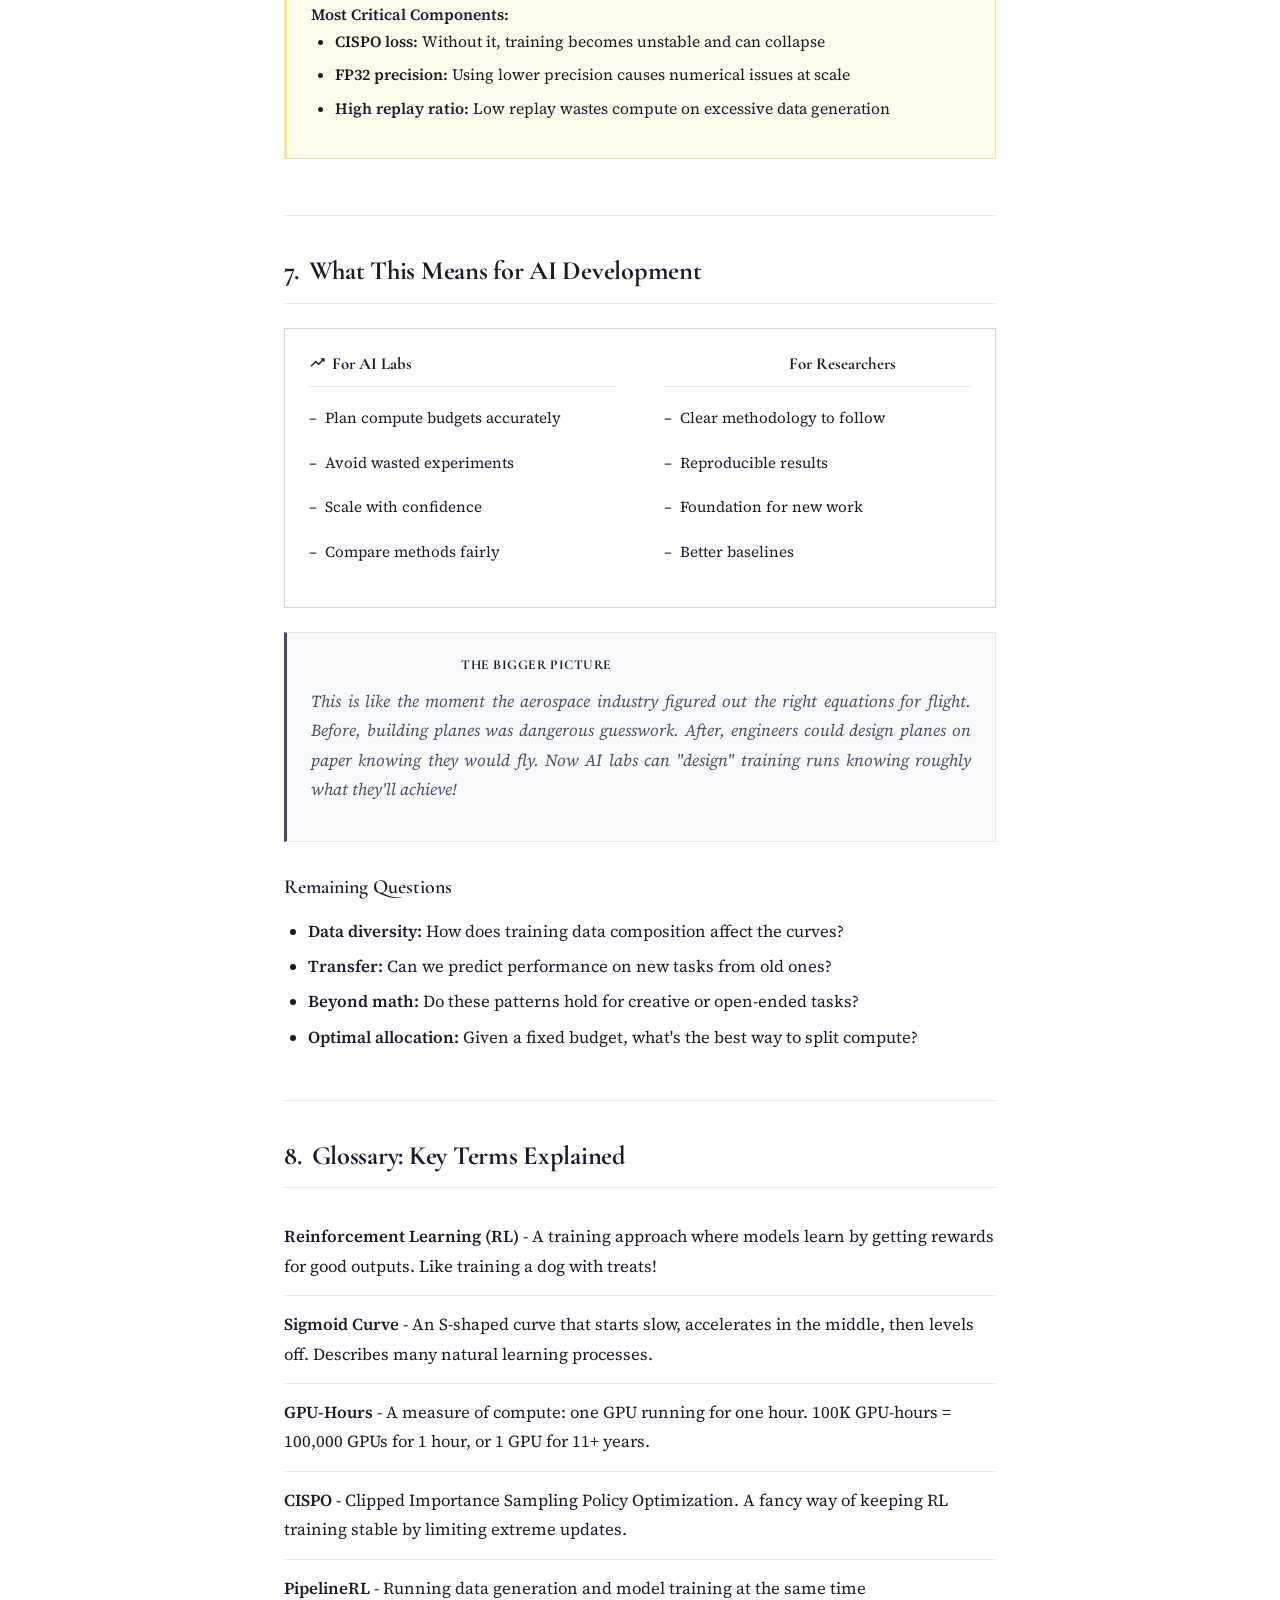
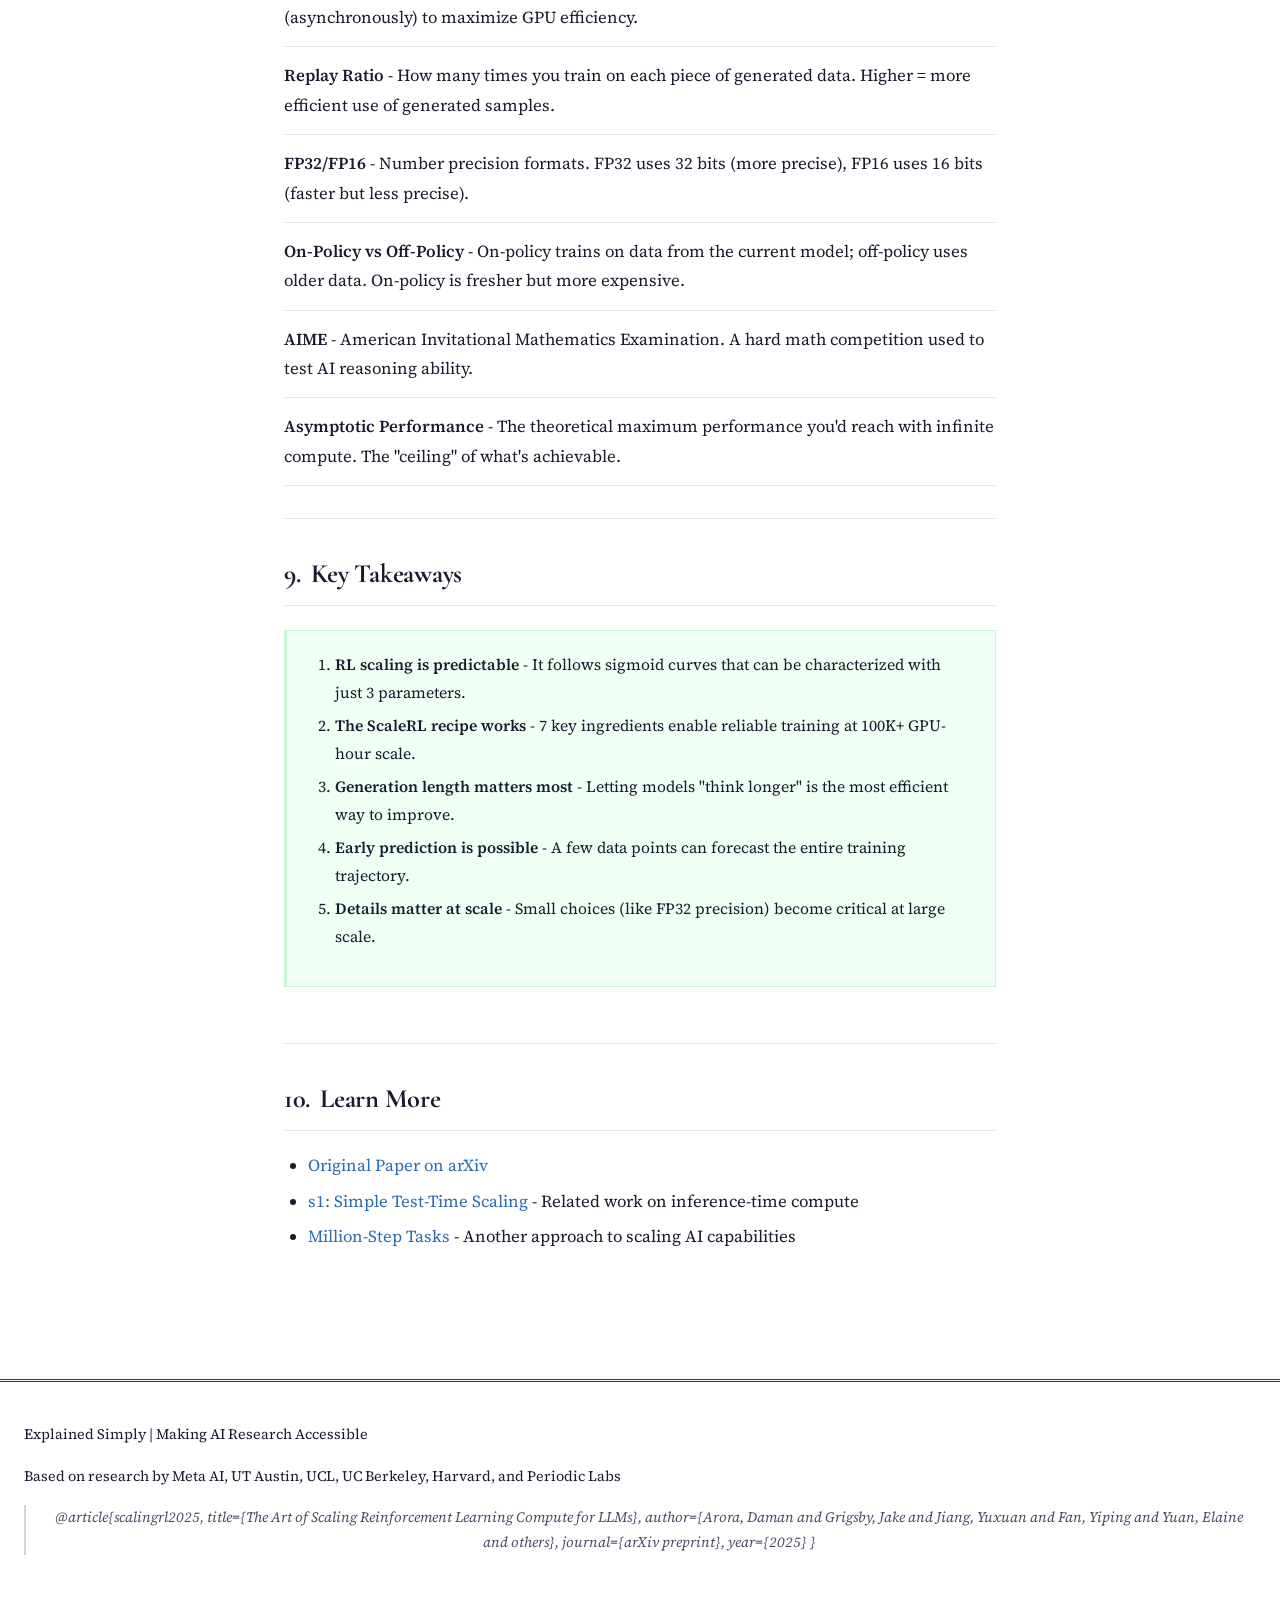
<file: RLScaling-Explained.html>
<!DOCTYPE html>
<html lang="en">
<head>
    <meta charset="UTF-8">
    <meta name="viewport" content="width=device-width, initial-scale=1.0">
    <title>The Art of Scaling RL for LLMs - Explained Simply</title>
    <link href="https://fonts.googleapis.com/icon?family=Material+Icons" rel="stylesheet">
    <link rel="stylesheet" href="academic-style.css">
    <style>
        /* File-specific styles not covered by academic-style.css */
        .axes-grid {
            display: grid;
            grid-template-columns: repeat(auto-fit, minmax(200px, 1fr));
            gap: 16px;
            margin: 24px 0;
        }

        .axis-card {
            padding: 20px;
            border: 1px solid var(--border-light);
            text-align: center;
        }

        .axis-card .material-icons {
            font-size: 2rem;
            color: var(--text-secondary);
            margin-bottom: 10px;
        }

        .axis-card h4 {
            font-family: var(--font-heading);
            color: var(--text-primary);
            margin-bottom: 8px;
            font-weight: 700;
        }

        .axis-card p {
            font-size: 0.85rem;
            color: var(--text-secondary);
            margin: 0;
        }

        .formula-box .formula {
            font-family: var(--font-mono);
            font-size: 1.2rem;
            margin: 12px 0;
            padding: 12px;
            border: 1px solid var(--border-light);
        }

        .formula-box .explanation {
            font-size: 0.95rem;
            color: var(--text-secondary);
            margin-top: 12px;
        }
    </style>
</head>
<body>
    <header>
        <h1>The Art of Scaling RL for LLMs</h1>
        <p class="subtitle">How Meta discovered the recipe for predictable, efficient reinforcement learning at massive scale</p>
        <div class="paper-info">
            <span><span class="material-icons">business</span> Meta, UT Austin, UCL, Berkeley, Harvard</span>
            <span><span class="material-icons">calendar_today</span> October 2025</span>
            <span><span class="material-icons">timer</span> 15 min read</span>
        </div>
    </header>

    <nav class="nav-container">
        <a href="index.html"><span class="material-icons">arrow_back</span> Back to Papers</a>
    </nav>

    <main class="container">
        <!-- TL;DR -->
        <section id="tldr">
            <h2>
                <span class="material-icons">flash_on</span>
                TL;DR - The 30-Second Version
            </h2>

            <div class="highlight-box">
                <strong>The Big Idea:</strong> After 400,000+ GPU-hours of experiments, researchers discovered that RL training for LLMs follows predictable "sigmoid" curves. With the right recipe (called ScaleRL), you can reliably scale RL training to 100,000 GPU-hours and beyond - making AI reasoning significantly better in a controlled, efficient way.
            </div>

            <div class="stats-grid">
                <div class="stat-card">
                    <div class="number">400K+</div>
                    <div class="label">GPU-hours of experiments</div>
                </div>
                <div class="stat-card">
                    <div class="number">100K</div>
                    <div class="label">GPU-hour training run</div>
                </div>
                <div class="stat-card">
                    <div class="number">3</div>
                    <div class="label">Scaling parameters</div>
                </div>
                <div class="stat-card">
                    <div class="number">7</div>
                    <div class="label">Best-practice ingredients</div>
                </div>
            </div>
        </section>

        <!-- Table of Contents -->
        <section>
            <div class="toc">
                <h3><span class="material-icons">list</span> What We'll Cover</h3>
                <ul>
                    <li><a href="#problem"><span class="material-icons">error_outline</span> The Problem with RL Scaling</a></li>
                    <li><a href="#sigmoid"><span class="material-icons">show_chart</span> The Sigmoid Discovery</a></li>
                    <li><a href="#recipe"><span class="material-icons">menu_book</span> The ScaleRL Recipe</a></li>
                    <li><a href="#axes"><span class="material-icons">tune</span> Scaling Axes</a></li>
                    <li><a href="#results"><span class="material-icons">insights</span> Key Results</a></li>
                    <li><a href="#implications"><span class="material-icons">lightbulb</span> What This Means</a></li>
                    <li><a href="#glossary"><span class="material-icons">book</span> Glossary</a></li>
                </ul>
            </div>
        </section>

        <!-- The Problem -->
        <section id="problem">
            <h2>
                <span class="material-icons">error_outline</span>
                The Problem: RL is Expensive and Unpredictable
            </h2>

            <p>Reinforcement Learning (RL) has become a crucial ingredient in making LLMs better at reasoning. Models like OpenAI's o1 use RL to "think" before answering. But there's a big problem:</p>

            <div class="comparison-grid">
                <div class="comparison-card old">
                    <h4><span class="material-icons">cancel</span> Before This Paper</h4>
                    <ul>
                        <li>RL scaling was unpredictable</li>
                        <li>No one knew how much compute to use</li>
                        <li>Training often failed at large scale</li>
                        <li>Wasted millions on failed experiments</li>
                        <li>"Throw compute at it and hope"</li>
                    </ul>
                </div>
                <div class="comparison-card new">
                    <h4><span class="material-icons">check_circle</span> After This Paper</h4>
                    <ul>
                        <li>Predictable sigmoid scaling curves</li>
                        <li>Know exactly what performance to expect</li>
                        <li>Reliable training at 100K+ GPU-hours</li>
                        <li>Efficient resource allocation</li>
                        <li>A tested recipe anyone can follow</li>
                    </ul>
                </div>
            </div>

            <div class="analogy">
                <div class="analogy-title"><span class="material-icons">lightbulb</span> Think of it Like Baking</div>
                <p>Imagine trying to bake a cake without a recipe - you're just guessing how much flour, sugar, and butter to use. Sometimes it works, sometimes it's a disaster. This paper provides the recipe for "baking" better AI models with RL - now you know exactly what ingredients to use and in what amounts!</p>
            </div>
        </section>

        <!-- The Sigmoid Discovery -->
        <section id="sigmoid">
            <h2>
                <span class="material-icons">show_chart</span>
                The Key Discovery: Sigmoid Scaling
            </h2>

            <p>The researchers discovered something crucial: RL training follows a predictable S-shaped (sigmoid) curve. This means you can mathematically predict how good your model will become based on how much compute you use!</p>

            <div class="formula-box">
                <div class="formula">R(C) = A / (1 + (C_mid / C)^B)</div>
                <div class="explanation">
                    <strong>Translation:</strong> Performance R depends on compute C, following a predictable curve defined by just 3 parameters
                </div>
            </div>

            <h3>The Three Magic Parameters</h3>

            <div class="stats-grid">
                <div class="stat-card">
                    <div class="number">A</div>
                    <div class="label">Asymptotic Performance<br>(The ceiling)</div>
                </div>
                <div class="stat-card">
                    <div class="number">B</div>
                    <div class="label">Compute Efficiency<br>(How fast you improve)</div>
                </div>
                <div class="stat-card">
                    <div class="number">C_mid</div>
                    <div class="label">Midpoint<br>(When you're halfway there)</div>
                </div>
            </div>

            <div class="analogy">
                <div class="analogy-title"><span class="material-icons">lightbulb</span> Like Learning to Play Guitar</div>
                <p>When you learn guitar, you improve quickly at first (strumming chords), then progress slows as you tackle harder techniques. Eventually, you hit a ceiling based on your practice approach. The sigmoid curve captures this exact pattern - rapid early gains, then diminishing returns as you approach your limit.</p>
            </div>

            <div class="key-insight">
                <div class="key-insight-title"><span class="material-icons">stars</span> Key Insight</div>
                <p>By fitting just a few early data points to this curve, researchers can predict the final performance of a massive training run before spending all that compute. This is like knowing how good a chef will be after years of practice by watching them cook for just a few hours!</p>
            </div>
        </section>

        <!-- The ScaleRL Recipe -->
        <section id="recipe">
            <h2>
                <span class="material-icons">menu_book</span>
                The ScaleRL Recipe: 7 Key Ingredients
            </h2>

            <p>After exhaustive experimentation, the team identified the essential ingredients for successful large-scale RL training:</p>

            <div class="recipe-grid">
                <div class="recipe-step">
                    <div class="step-number">1</div>
                    <div class="step-content">
                        <h4>Use CISPO Loss Function</h4>
                        <p>A special "truncated importance sampling" loss that prevents training from going haywire. It clips extreme values to keep learning stable.</p>
                    </div>
                </div>

                <div class="recipe-step">
                    <div class="step-number">2</div>
                    <div class="step-content">
                        <h4>PipelineRL Architecture</h4>
                        <p>Run generation and training asynchronously in a pipeline. While the model generates new responses, another copy is training on previous ones.</p>
                    </div>
                </div>

                <div class="recipe-step">
                    <div class="step-number">3</div>
                    <div class="step-content">
                        <h4>FP32 for the LM Head</h4>
                        <p>Use full 32-bit precision for the language model's output layer. This tiny change prevents numerical instability at large scale.</p>
                    </div>
                </div>

                <div class="recipe-step">
                    <div class="step-number">4</div>
                    <div class="step-content">
                        <h4>High Replay Ratio</h4>
                        <p>Reuse generated data efficiently - train on each piece of data multiple times (up to 50x) before generating new samples.</p>
                    </div>
                </div>

                <div class="recipe-step">
                    <div class="step-number">5</div>
                    <div class="step-content">
                        <h4>Longer Generation Lengths</h4>
                        <p>Let the model "think" longer during training (8K-32K tokens). Longer reasoning chains lead to better final performance.</p>
                    </div>
                </div>

                <div class="recipe-step">
                    <div class="step-number">6</div>
                    <div class="step-content">
                        <h4>On-Policy Training</h4>
                        <p>Train on data generated by your current model, not old data from previous versions. Freshness matters for RL!</p>
                    </div>
                </div>

                <div class="recipe-step">
                    <div class="step-number">7</div>
                    <div class="step-content">
                        <h4>Gradient Accumulation</h4>
                        <p>Accumulate gradients across many batches before updating, creating effectively larger batch sizes for more stable learning.</p>
                    </div>
                </div>
            </div>

            <div class="highlight-box success">
                <strong>The Result:</strong> Following this recipe, the team successfully completed a 100,000 GPU-hour training run - equivalent to running a single GPU continuously for over 11 years, but done in parallel over days!
            </div>
        </section>

        <!-- Scaling Axes -->
        <section id="axes">
            <h2>
                <span class="material-icons">tune</span>
                The Four Axes of Scaling
            </h2>

            <p>When scaling up RL training, you can turn four different "knobs". The paper reveals which ones matter most:</p>

            <div class="axes-grid">
                <div class="axis-card">
                    <span class="material-icons">memory</span>
                    <h4>Model Scale</h4>
                    <p>Bigger models = better performance ceiling, but same efficiency</p>
                </div>
                <div class="axis-card">
                    <span class="material-icons">text_fields</span>
                    <h4>Generation Length</h4>
                    <p>Longer "thinking" = higher ceiling AND better efficiency</p>
                </div>
                <div class="axis-card">
                    <span class="material-icons">view_module</span>
                    <h4>Batch Size</h4>
                    <p>More samples = faster training per step</p>
                </div>
                <div class="axis-card">
                    <span class="material-icons">timer</span>
                    <h4>Training Steps</h4>
                    <p>More iterations = closer to the ceiling</p>
                </div>
            </div>

            <div class="key-insight">
                <div class="key-insight-title"><span class="material-icons">stars</span> Surprising Finding</div>
                <p><strong>Generation length is the most efficient axis!</strong> Letting the model think longer during training (8K-32K tokens) both raises the performance ceiling AND improves compute efficiency. It's like getting more bang for your buck.</p>
            </div>

            <h3>What About Problem Difficulty?</h3>
            <p>The team tested on problems of varying difficulty (using AIME math competition questions rated 1-5). They found that while the overall performance ceiling varies, the scaling behavior is consistent. Harder problems just shift the curves - the S-shape remains!</p>
        </section>

        <!-- Key Results -->
        <section id="results">
            <h2>
                <span class="material-icons">insights</span>
                Key Results: What They Achieved
            </h2>

            <div class="timeline">
                <div class="timeline-item">
                    <h4>Predictable Scaling</h4>
                    <p>Early training points accurately predict final performance. No more guessing!</p>
                </div>
                <div class="timeline-item">
                    <h4>100K GPU-Hour Training</h4>
                    <p>Successfully completed a massive training run that would take 11+ years on a single GPU.</p>
                </div>
                <div class="timeline-item">
                    <h4>Efficient Resource Use</h4>
                    <p>High replay ratios (50x) mean you don't need to constantly generate new data.</p>
                </div>
                <div class="timeline-item">
                    <h4>Consistent Across Tasks</h4>
                    <p>The sigmoid pattern holds for math (AIME) and coding (LiveCodeBench) tasks.</p>
                </div>
            </div>

            <h3>Leave-One-Out Analysis</h3>
            <p>The team tested what happens when you remove each ingredient from the recipe:</p>

            <div class="highlight-box warning">
                <strong>Most Critical Components:</strong>
                <ul>
                    <li><strong>CISPO loss:</strong> Without it, training becomes unstable and can collapse</li>
                    <li><strong>FP32 precision:</strong> Using lower precision causes numerical issues at scale</li>
                    <li><strong>High replay ratio:</strong> Low replay wastes compute on excessive data generation</li>
                </ul>
            </div>
        </section>

        <!-- What This Means -->
        <section id="implications">
            <h2>
                <span class="material-icons">lightbulb</span>
                What This Means for AI Development
            </h2>

            <div class="comparison-grid">
                <div class="comparison-card new">
                    <h4><span class="material-icons">trending_up</span> For AI Labs</h4>
                    <ul>
                        <li>Plan compute budgets accurately</li>
                        <li>Avoid wasted experiments</li>
                        <li>Scale with confidence</li>
                        <li>Compare methods fairly</li>
                    </ul>
                </div>
                <div class="comparison-card new">
                    <h4><span class="material-icons">science</span> For Researchers</h4>
                    <ul>
                        <li>Clear methodology to follow</li>
                        <li>Reproducible results</li>
                        <li>Foundation for new work</li>
                        <li>Better baselines</li>
                    </ul>
                </div>
            </div>

            <div class="analogy">
                <div class="analogy-title"><span class="material-icons">lightbulb</span> The Bigger Picture</div>
                <p>This is like the moment the aerospace industry figured out the right equations for flight. Before, building planes was dangerous guesswork. After, engineers could design planes on paper knowing they would fly. Now AI labs can "design" training runs knowing roughly what they'll achieve!</p>
            </div>

            <h3>Remaining Questions</h3>
            <ul>
                <li><strong>Data diversity:</strong> How does training data composition affect the curves?</li>
                <li><strong>Transfer:</strong> Can we predict performance on new tasks from old ones?</li>
                <li><strong>Beyond math:</strong> Do these patterns hold for creative or open-ended tasks?</li>
                <li><strong>Optimal allocation:</strong> Given a fixed budget, what's the best way to split compute?</li>
            </ul>
        </section>

        <!-- Glossary -->
        <section id="glossary">
            <h2>
                <span class="material-icons">book</span>
                Glossary: Key Terms Explained
            </h2>

            <div class="glossary-grid">
                <div class="glossary-item">
                    <strong>Reinforcement Learning (RL)</strong> - A training approach where models learn by getting rewards for good outputs. Like training a dog with treats!
                </div>
                <div class="glossary-item">
                    <strong>Sigmoid Curve</strong> - An S-shaped curve that starts slow, accelerates in the middle, then levels off. Describes many natural learning processes.
                </div>
                <div class="glossary-item">
                    <strong>GPU-Hours</strong> - A measure of compute: one GPU running for one hour. 100K GPU-hours = 100,000 GPUs for 1 hour, or 1 GPU for 11+ years.
                </div>
                <div class="glossary-item">
                    <strong>CISPO</strong> - Clipped Importance Sampling Policy Optimization. A fancy way of keeping RL training stable by limiting extreme updates.
                </div>
                <div class="glossary-item">
                    <strong>PipelineRL</strong> - Running data generation and model training at the same time (asynchronously) to maximize GPU efficiency.
                </div>
                <div class="glossary-item">
                    <strong>Replay Ratio</strong> - How many times you train on each piece of generated data. Higher = more efficient use of generated samples.
                </div>
                <div class="glossary-item">
                    <strong>FP32/FP16</strong> - Number precision formats. FP32 uses 32 bits (more precise), FP16 uses 16 bits (faster but less precise).
                </div>
                <div class="glossary-item">
                    <strong>On-Policy vs Off-Policy</strong> - On-policy trains on data from the current model; off-policy uses older data. On-policy is fresher but more expensive.
                </div>
                <div class="glossary-item">
                    <strong>AIME</strong> - American Invitational Mathematics Examination. A hard math competition used to test AI reasoning ability.
                </div>
                <div class="glossary-item">
                    <strong>Asymptotic Performance</strong> - The theoretical maximum performance you'd reach with infinite compute. The "ceiling" of what's achievable.
                </div>
            </div>
        </section>

        <!-- Key Takeaways -->
        <section>
            <h2>
                <span class="material-icons">emoji_events</span>
                Key Takeaways
            </h2>

            <div class="highlight-box success">
                <ol>
                    <li><strong>RL scaling is predictable</strong> - It follows sigmoid curves that can be characterized with just 3 parameters.</li>
                    <li><strong>The ScaleRL recipe works</strong> - 7 key ingredients enable reliable training at 100K+ GPU-hour scale.</li>
                    <li><strong>Generation length matters most</strong> - Letting models "think longer" is the most efficient way to improve.</li>
                    <li><strong>Early prediction is possible</strong> - A few data points can forecast the entire training trajectory.</li>
                    <li><strong>Details matter at scale</strong> - Small choices (like FP32 precision) become critical at large scale.</li>
                </ol>
            </div>
        </section>

        <!-- Learn More -->
        <section>
            <h2>
                <span class="material-icons">school</span>
                Learn More
            </h2>

            <ul>
                <li><a href="https://arxiv.org/abs/2410.xxxxx" target="_blank">Original Paper on arXiv</a></li>
                <li><a href="s1-TestTimeScaling-Explained.html">s1: Simple Test-Time Scaling</a> - Related work on inference-time compute</li>
                <li><a href="MillionStep-Explained.html">Million-Step Tasks</a> - Another approach to scaling AI capabilities</li>
            </ul>
        </section>
    </main>

    <footer>
        <p>Explained Simply | Making AI Research Accessible</p>
        <p>Based on research by Meta AI, UT Austin, UCL, UC Berkeley, Harvard, and Periodic Labs</p>
        <div class="citation">
@article{scalingrl2025,
  title={The Art of Scaling Reinforcement Learning Compute for LLMs},
  author={Arora, Daman and Grigsby, Jake and Jiang, Yuxuan and Fan, Yiping and Yuan, Elaine and others},
  journal={arXiv preprint},
  year={2025}
}
        </div>
    </footer>
</body>
</html>
</file>
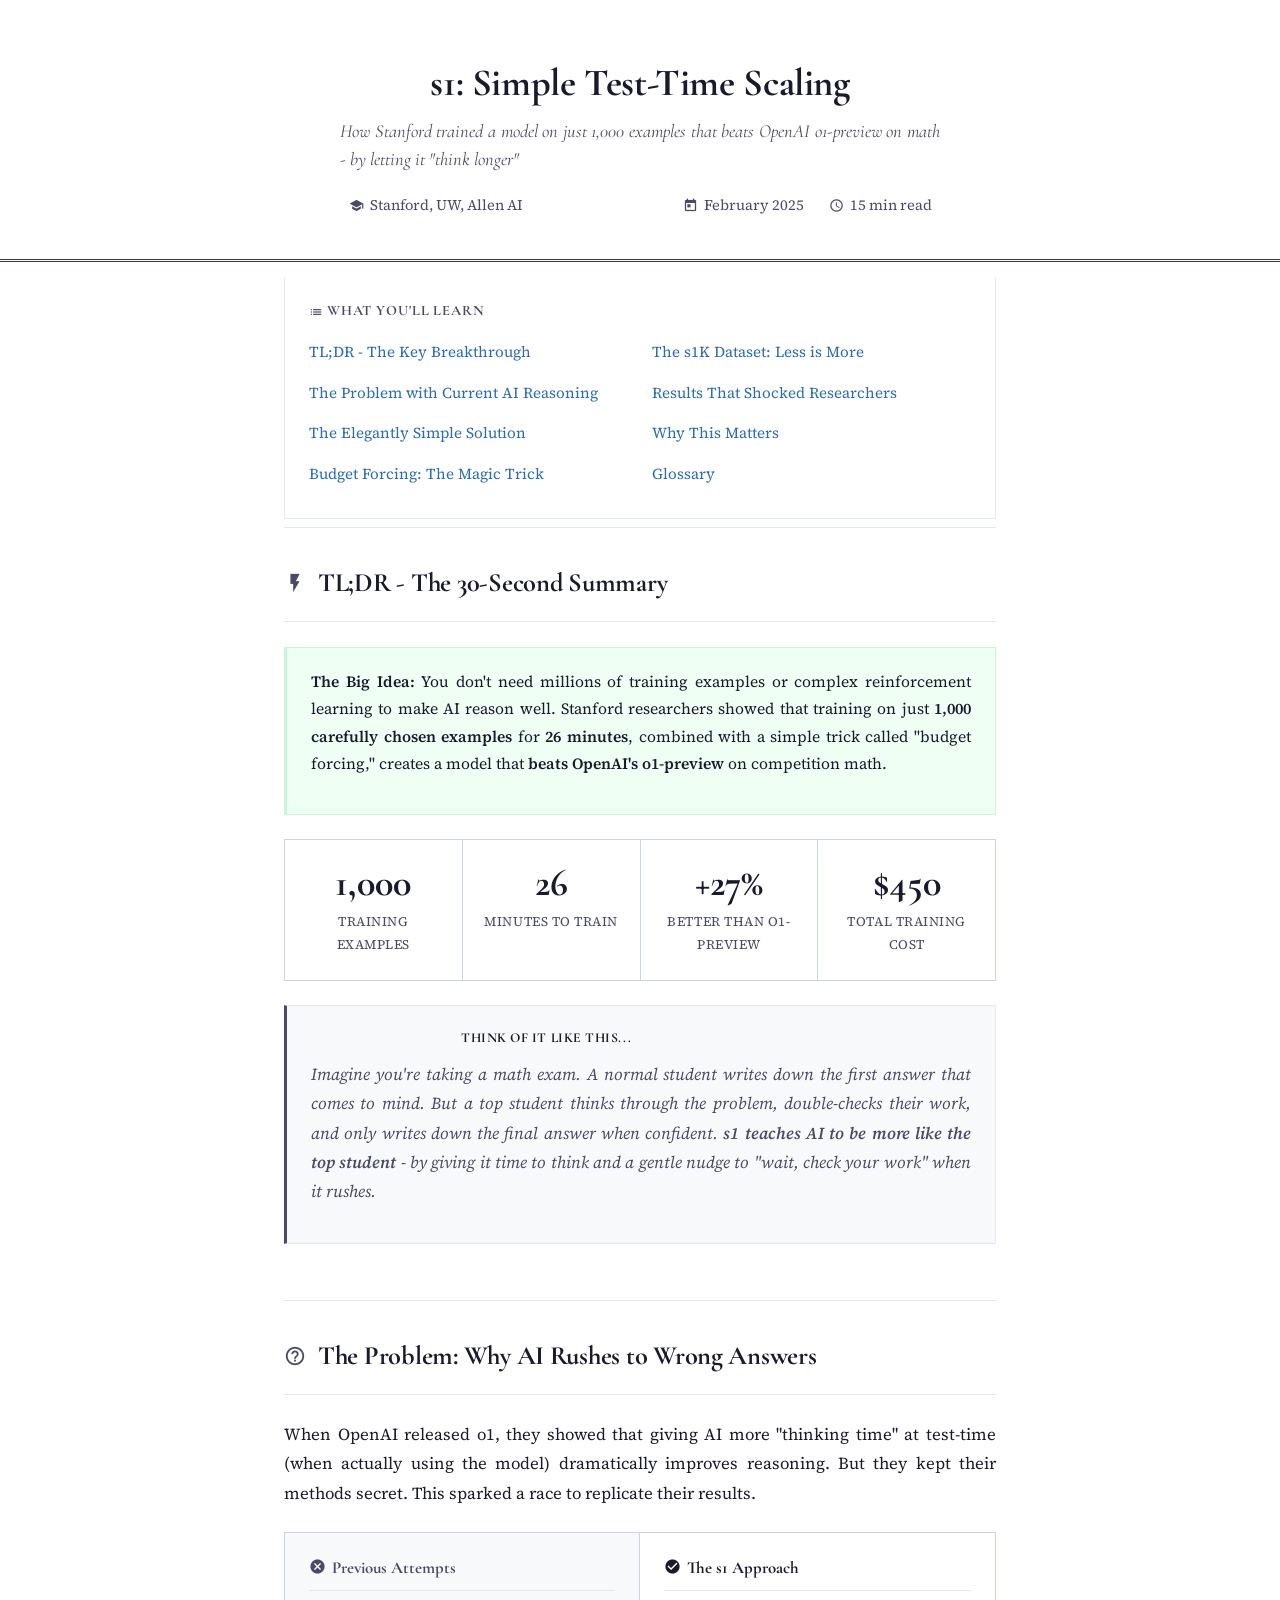
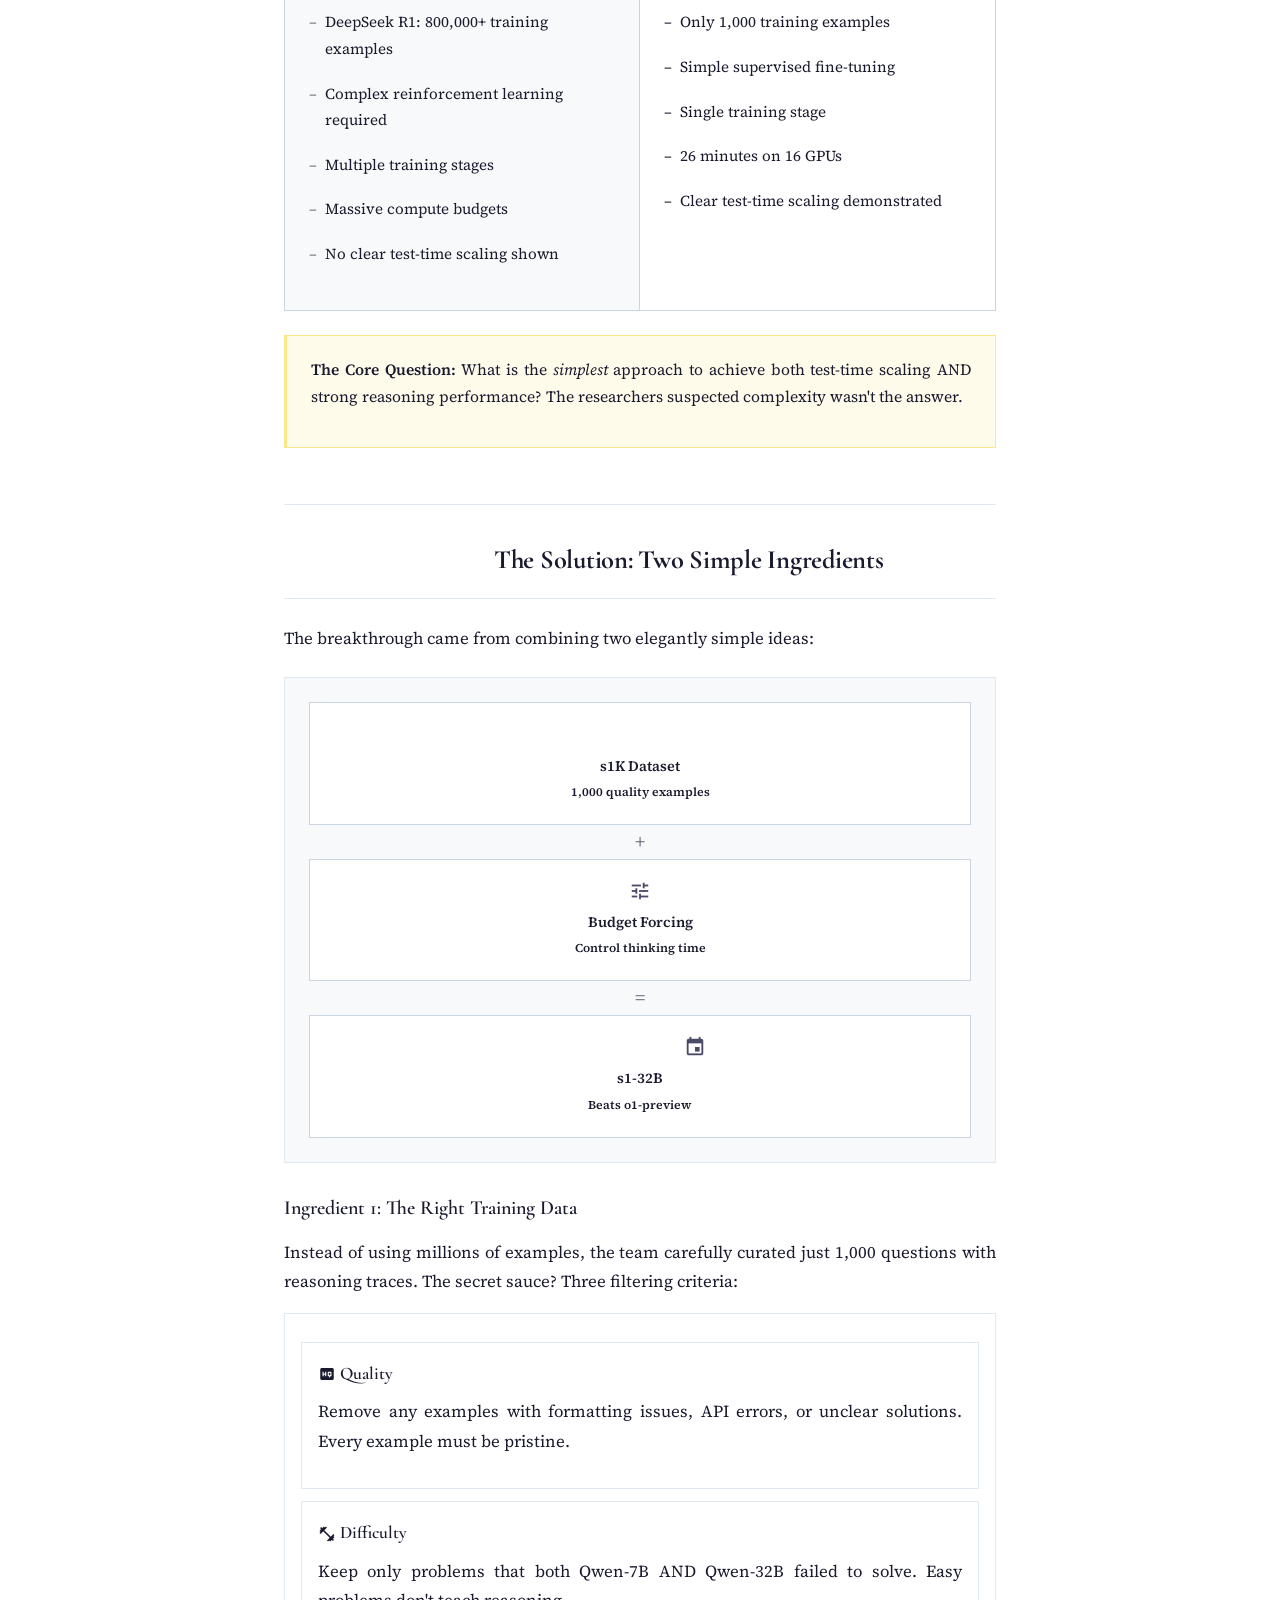
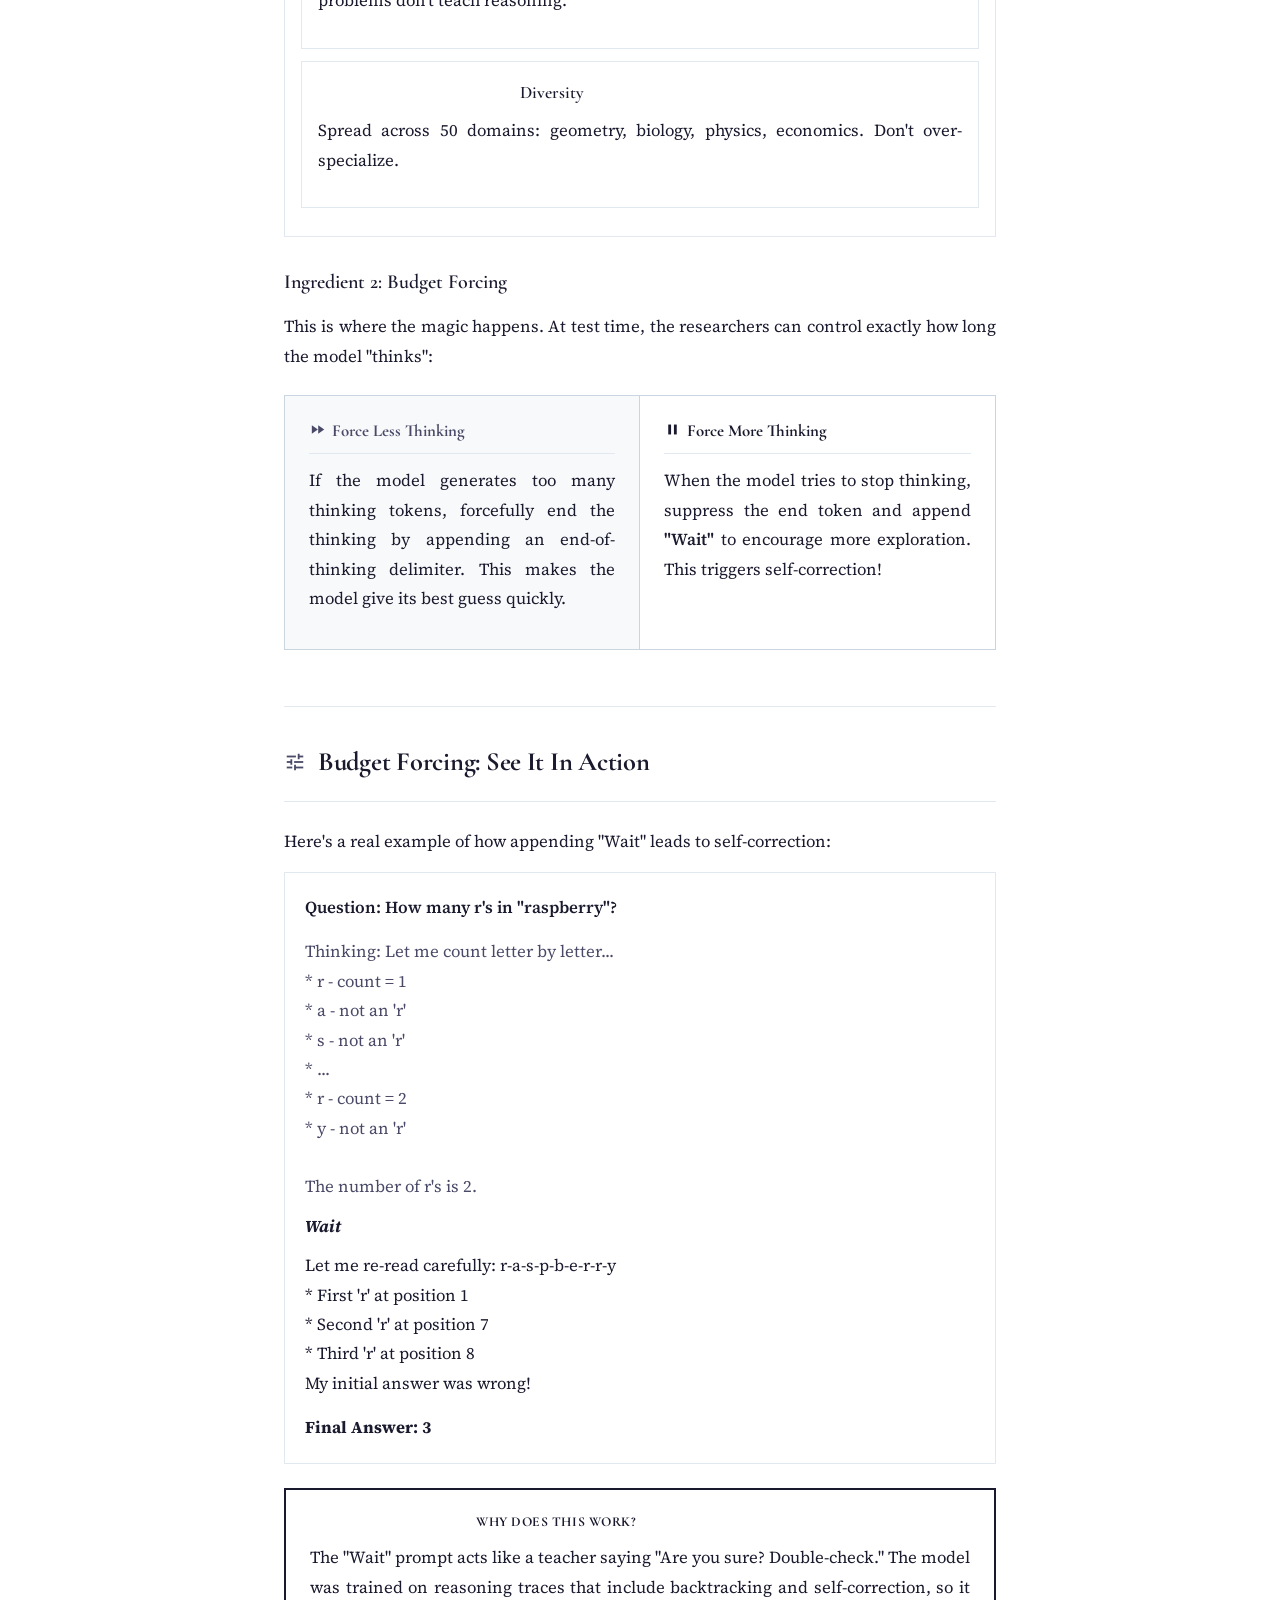
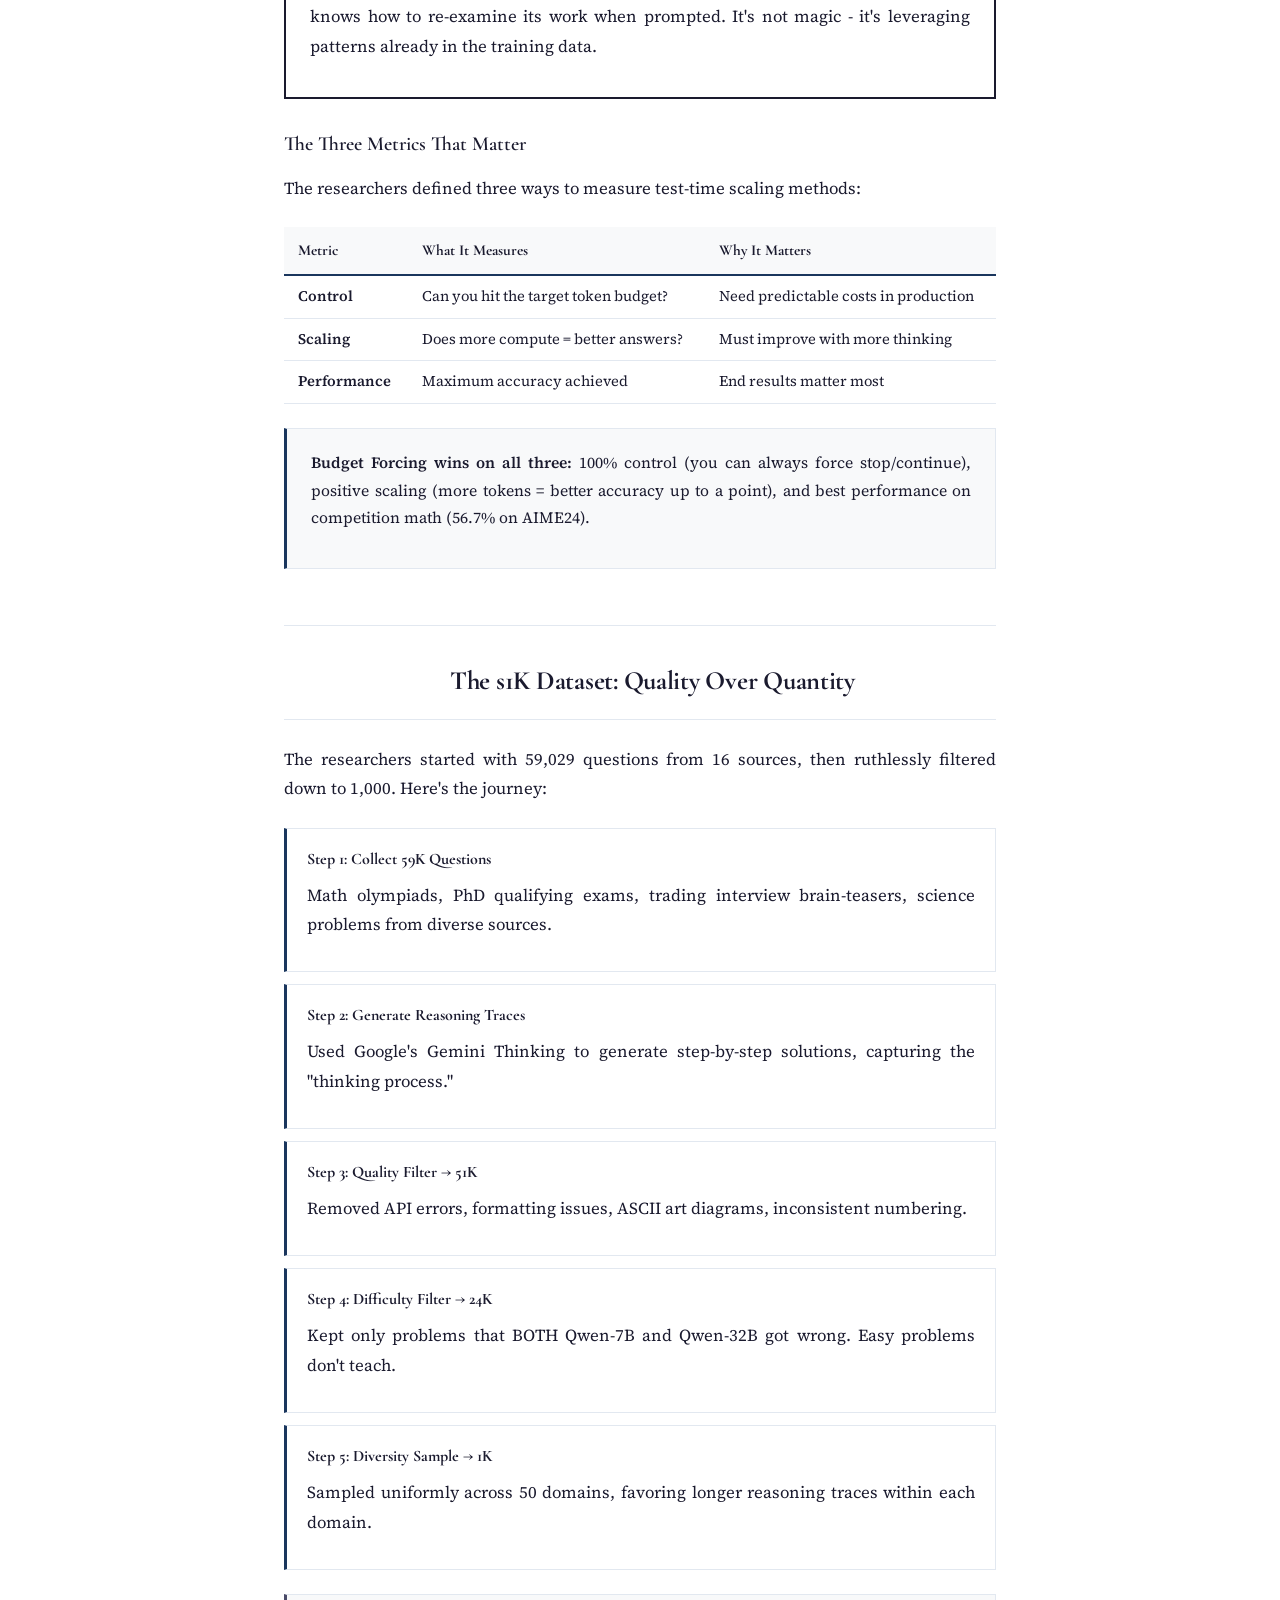
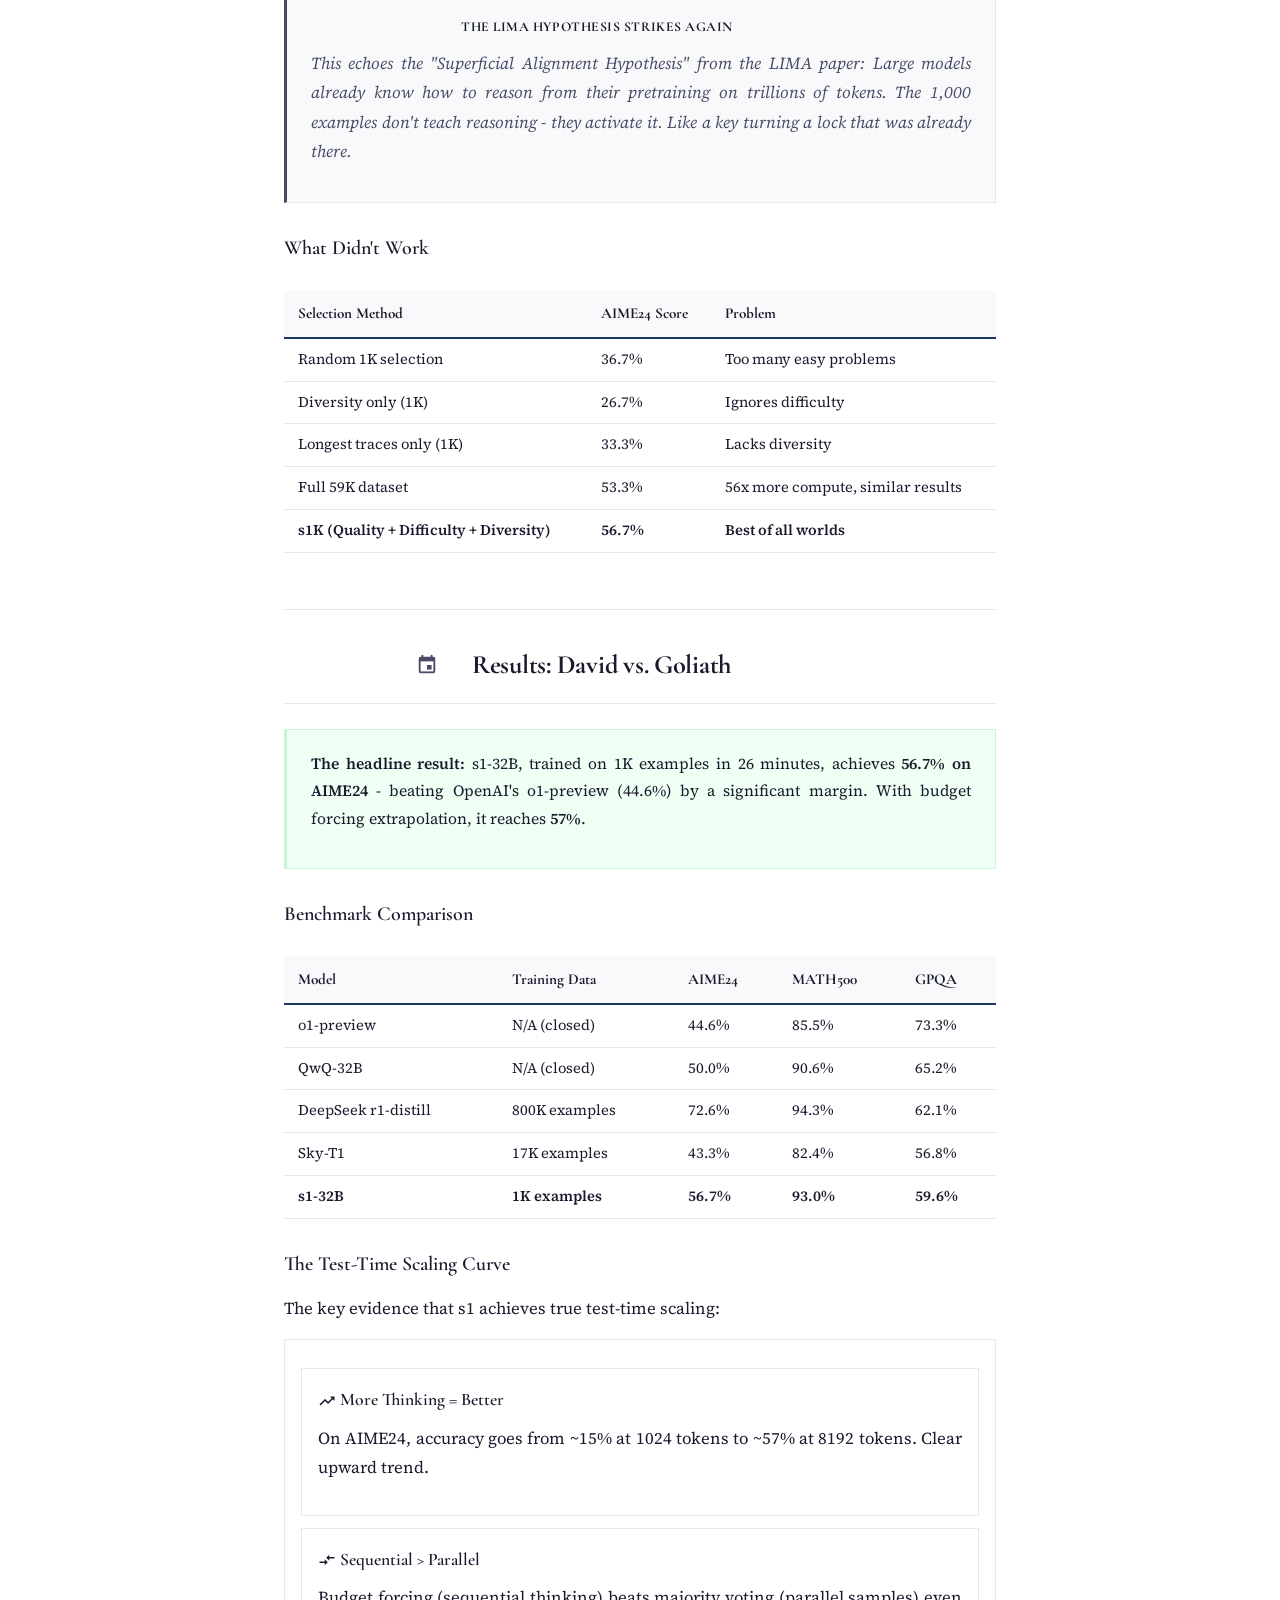
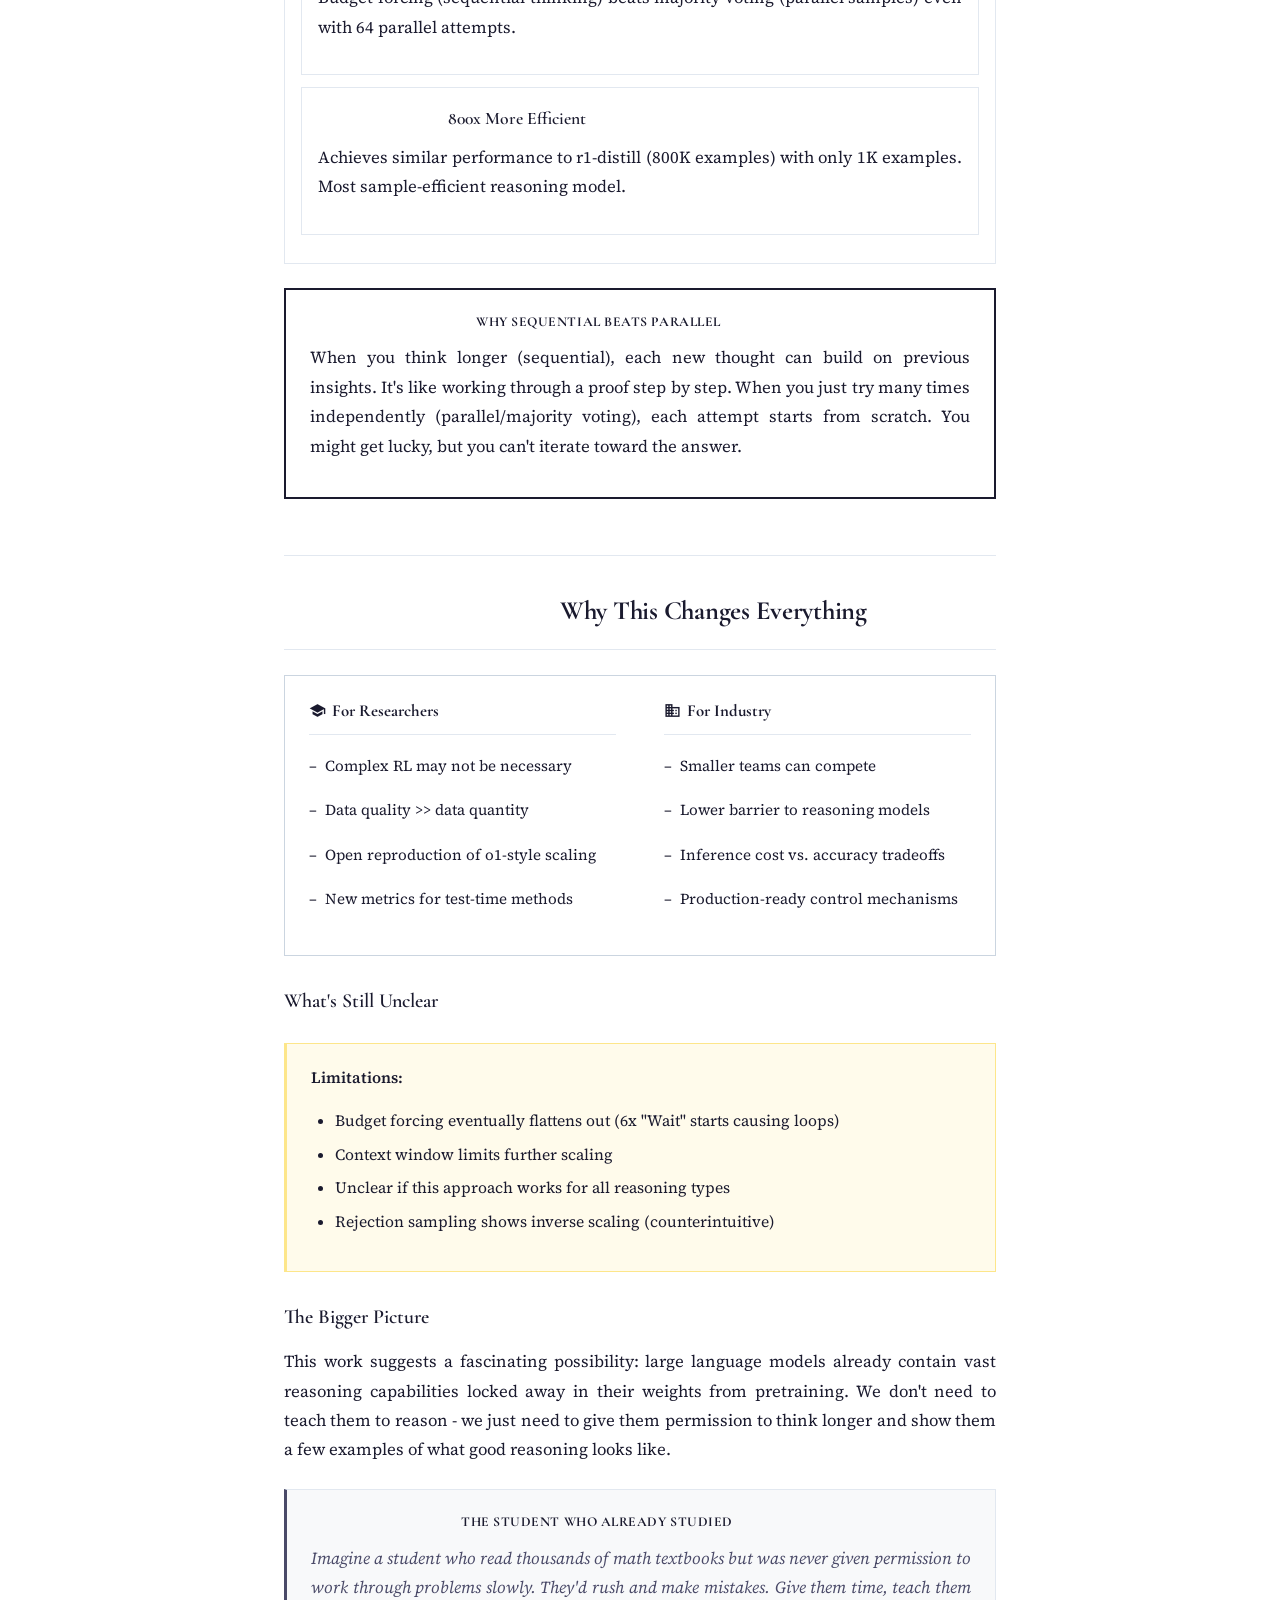
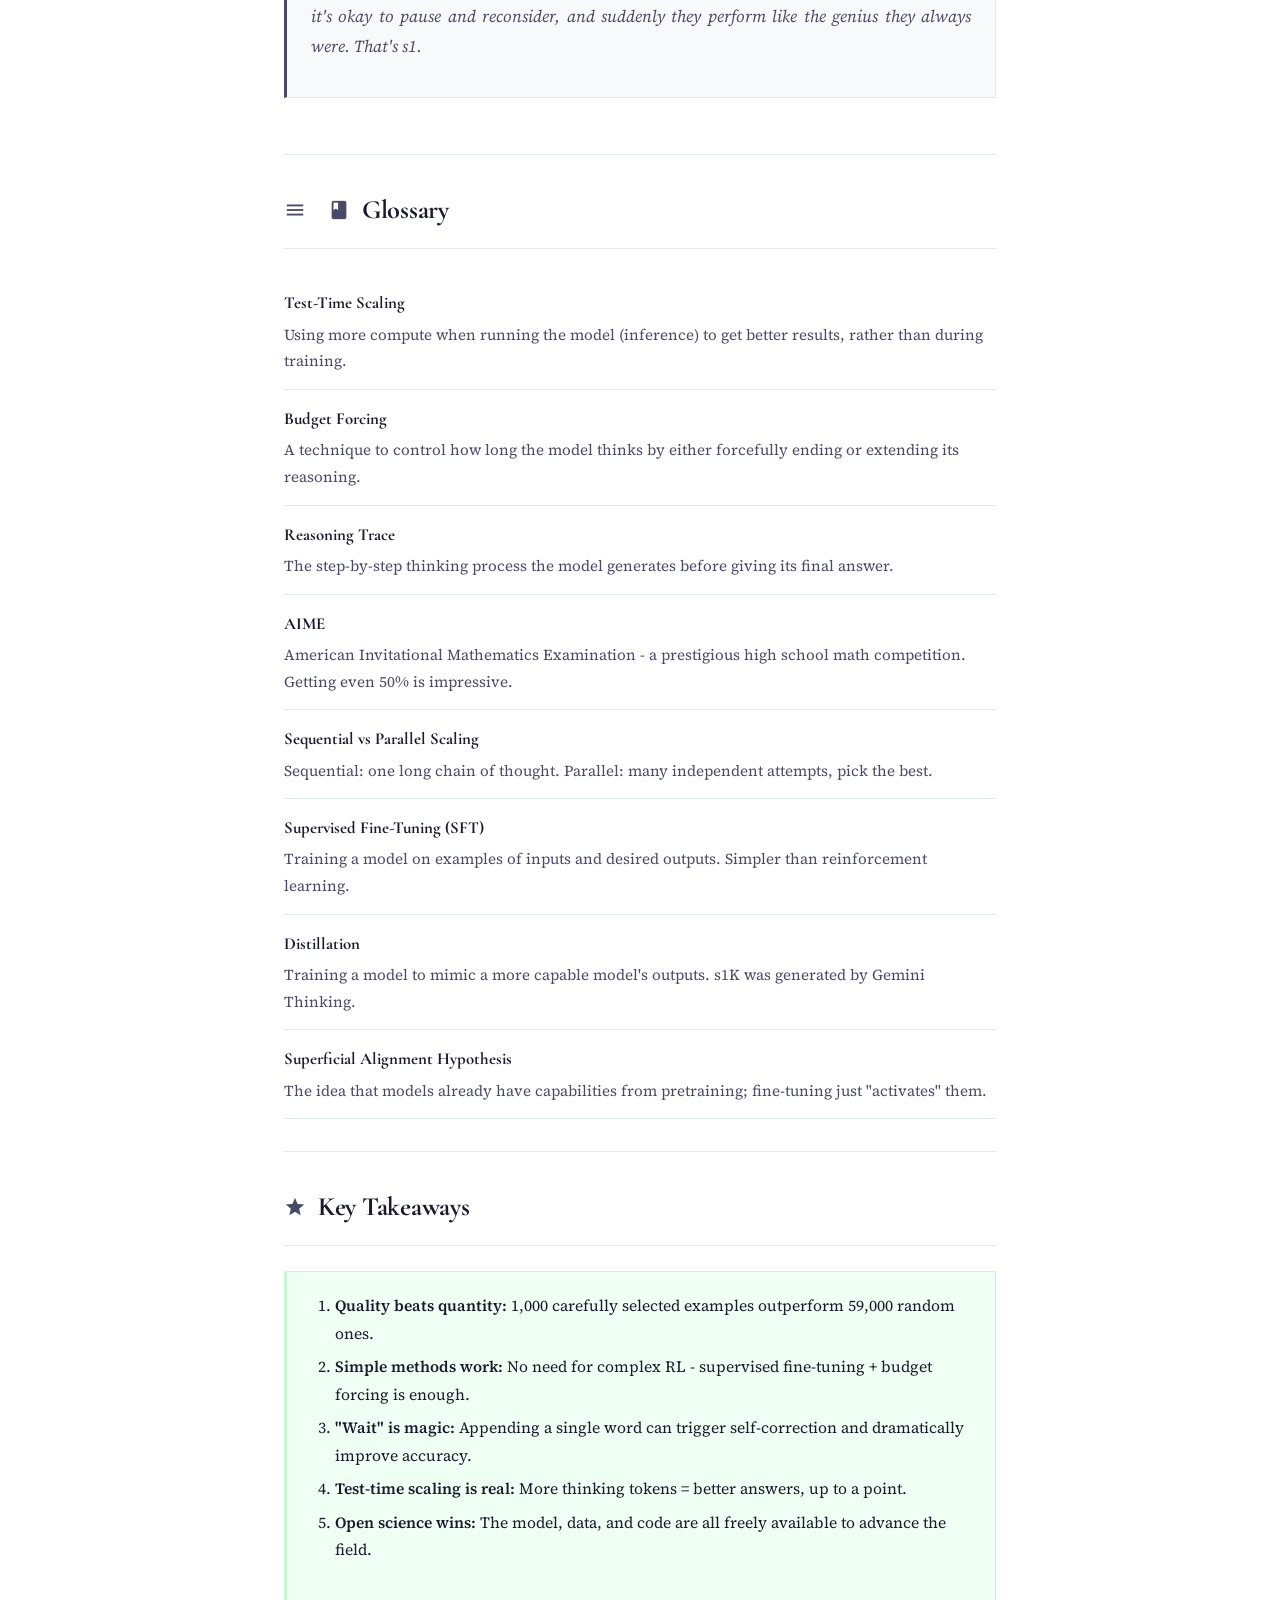
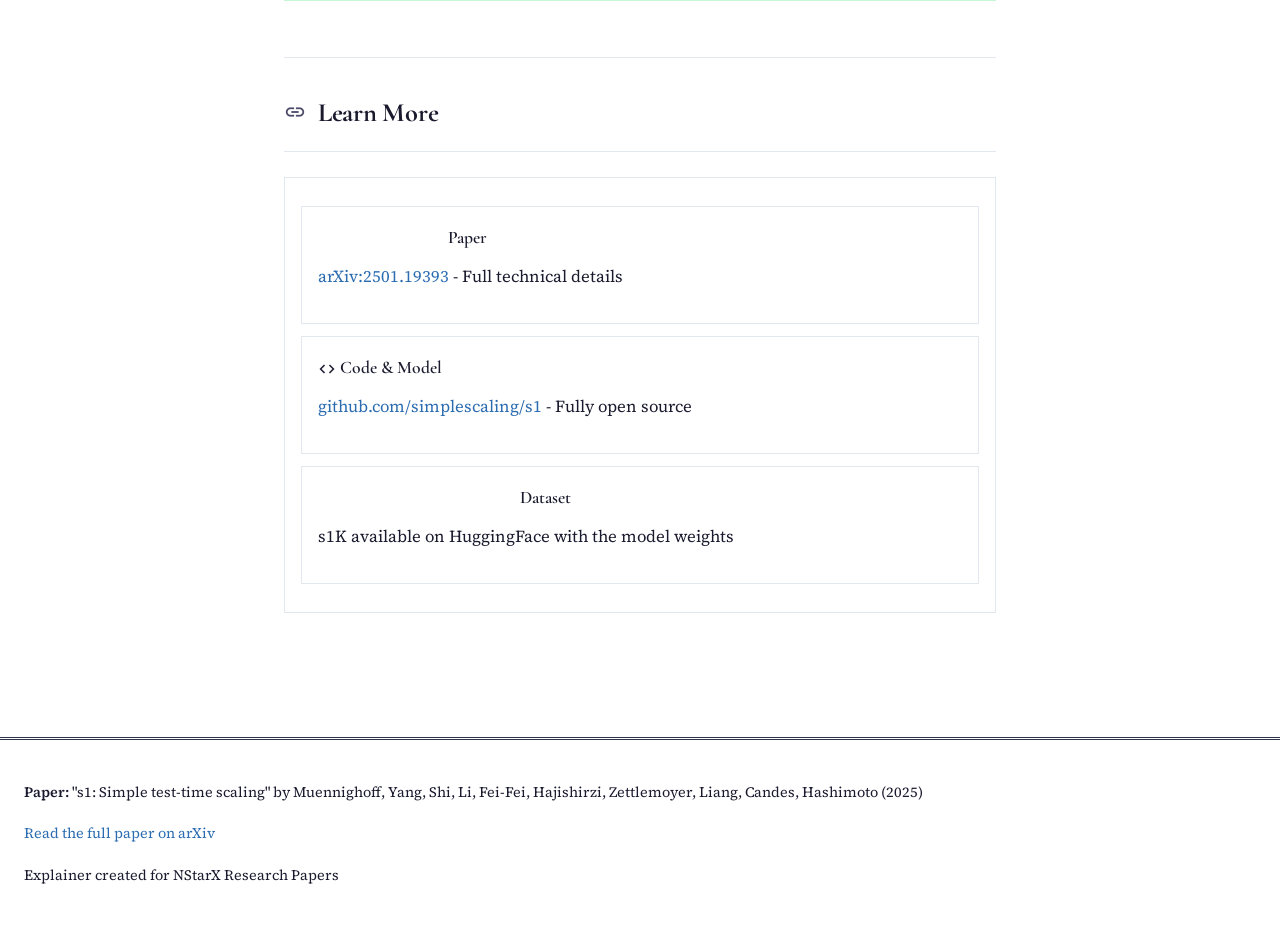
<file: s1-TestTimeScaling-Explained.html>
<!DOCTYPE html>
<html lang="en">
<head>
    <meta charset="UTF-8">
    <meta name="viewport" content="width=device-width, initial-scale=1.0">
    <title>s1: Simple Test-Time Scaling - Explained</title>
    <link href="https://fonts.googleapis.com/icon?family=Material+Icons" rel="stylesheet">
    <link rel="stylesheet" href="academic-style.css">
    <style>
        /* File-specific styles for components not in academic-style.css */
        .section-header {
            display: flex;
            align-items: center;
            gap: 12px;
            margin-bottom: 25px;
            padding-bottom: 15px;
            border-bottom: 1px solid var(--border-light);
        }

        .section-header .material-icons {
            font-size: 1.4rem;
            color: var(--text-secondary);
        }

        .section-header h2 {
            margin-bottom: 0;
            padding-bottom: 0;
            border-bottom: none;
        }

        .section-header h2::before {
            display: none;
        }

        .paper-meta {
            display: flex;
            justify-content: center;
            gap: 25px;
            flex-wrap: wrap;
            margin-top: 20px;
            font-size: 0.92rem;
            color: var(--text-secondary);
        }

        .paper-meta span {
            display: flex;
            align-items: center;
            gap: 6px;
        }

        .flow-step {
            padding: 20px;
            text-align: center;
            min-width: 140px;
            border: 1px solid var(--border-medium);
            background: var(--bg-page);
        }

        .flow-step .material-icons {
            font-size: 1.4rem;
            color: var(--text-secondary);
            margin-bottom: 8px;
            display: block;
        }

        .flow-step .label {
            font-weight: 600;
            color: var(--text-primary);
            font-size: 0.9rem;
        }

        .budget-demo .question {
            color: var(--text-primary);
            font-weight: 600;
            margin-bottom: 15px;
        }

        .budget-demo .thinking {
            color: var(--text-secondary);
            margin-bottom: 10px;
        }

        .budget-demo .wait {
            font-weight: bold;
            color: var(--text-primary);
            font-style: italic;
        }

        .budget-demo .correction {
            color: var(--text-primary);
            margin-top: 10px;
        }

        .budget-demo .answer {
            margin-top: 15px;
            font-weight: bold;
            color: var(--text-primary);
        }

        .winner {
            font-weight: 600;
        }
    </style>
</head>
<body>
    <header>
        <h1>s1: Simple Test-Time Scaling</h1>
        <p class="subtitle">How Stanford trained a model on just 1,000 examples that beats OpenAI o1-preview on math - by letting it "think longer"</p>
        <div class="paper-meta">
            <span><span class="material-icons">school</span> Stanford, UW, Allen AI</span>
            <span><span class="material-icons">calendar_today</span> February 2025</span>
            <span><span class="material-icons">schedule</span> 15 min read</span>
        </div>
    </header>

    <div class="container">
        <!-- Table of Contents -->
        <section class="toc">
            <h3><span class="material-icons">list</span> What You'll Learn</h3>
            <ul>
                <li><a href="#tldr"><span class="material-icons">flash_on</span> TL;DR - The Key Breakthrough</a></li>
                <li><a href="#problem"><span class="material-icons">help_outline</span> The Problem with Current AI Reasoning</a></li>
                <li><a href="#solution"><span class="material-icons">lightbulb</span> The Elegantly Simple Solution</a></li>
                <li><a href="#budget-forcing"><span class="material-icons">tune</span> Budget Forcing: The Magic Trick</a></li>
                <li><a href="#data"><span class="material-icons">dataset</span> The s1K Dataset: Less is More</a></li>
                <li><a href="#results"><span class="material-icons">emoji_events</span> Results That Shocked Researchers</a></li>
                <li><a href="#implications"><span class="material-icons">auto_awesome</span> Why This Matters</a></li>
                <li><a href="#glossary"><span class="material-icons">menu_book</span> Glossary</a></li>
            </ul>
        </section>

        <!-- TL;DR -->
        <section id="tldr">
            <div class="section-header">
                <span class="material-icons">flash_on</span>
                <h2>TL;DR - The 30-Second Summary</h2>
            </div>

            <div class="highlight-box success">
                <p><strong>The Big Idea:</strong> You don't need millions of training examples or complex reinforcement learning to make AI reason well. Stanford researchers showed that training on just <strong>1,000 carefully chosen examples</strong> for <strong>26 minutes</strong>, combined with a simple trick called "budget forcing," creates a model that <strong>beats OpenAI's o1-preview</strong> on competition math.</p>
            </div>

            <div class="stats-grid">
                <div class="stat-card">
                    <div class="number">1,000</div>
                    <div class="label">Training Examples</div>
                </div>
                <div class="stat-card">
                    <div class="number">26</div>
                    <div class="label">Minutes to Train</div>
                </div>
                <div class="stat-card">
                    <div class="number">+27%</div>
                    <div class="label">Better than o1-preview</div>
                </div>
                <div class="stat-card">
                    <div class="number">$450</div>
                    <div class="label">Total Training Cost</div>
                </div>
            </div>

            <div class="analogy">
                <div class="analogy-title">
                    <span class="material-icons">lightbulb</span>
                    Think of it like this...
                </div>
                <p>Imagine you're taking a math exam. A normal student writes down the first answer that comes to mind. But a top student thinks through the problem, double-checks their work, and only writes down the final answer when confident. <strong>s1 teaches AI to be more like the top student</strong> - by giving it time to think and a gentle nudge to "wait, check your work" when it rushes.</p>
            </div>
        </section>

        <!-- The Problem -->
        <section id="problem">
            <div class="section-header">
                <span class="material-icons">help_outline</span>
                <h2>The Problem: Why AI Rushes to Wrong Answers</h2>
            </div>

            <p>When OpenAI released o1, they showed that giving AI more "thinking time" at test-time (when actually using the model) dramatically improves reasoning. But they kept their methods secret. This sparked a race to replicate their results.</p>

            <div class="comparison-grid">
                <div class="comparison-card old">
                    <h4><span class="material-icons">cancel</span> Previous Attempts</h4>
                    <ul>
                        <li>DeepSeek R1: 800,000+ training examples</li>
                        <li>Complex reinforcement learning required</li>
                        <li>Multiple training stages</li>
                        <li>Massive compute budgets</li>
                        <li>No clear test-time scaling shown</li>
                    </ul>
                </div>
                <div class="comparison-card new">
                    <h4><span class="material-icons">check_circle</span> The s1 Approach</h4>
                    <ul>
                        <li>Only 1,000 training examples</li>
                        <li>Simple supervised fine-tuning</li>
                        <li>Single training stage</li>
                        <li>26 minutes on 16 GPUs</li>
                        <li>Clear test-time scaling demonstrated</li>
                    </ul>
                </div>
            </div>

            <div class="highlight-box warning">
                <p><strong>The Core Question:</strong> What is the <em>simplest</em> approach to achieve both test-time scaling AND strong reasoning performance? The researchers suspected complexity wasn't the answer.</p>
            </div>
        </section>

        <!-- The Solution -->
        <section id="solution">
            <div class="section-header">
                <span class="material-icons">lightbulb</span>
                <h2>The Solution: Two Simple Ingredients</h2>
            </div>

            <p>The breakthrough came from combining two elegantly simple ideas:</p>

            <div class="flow-diagram">
                <div class="flow-step">
                    <span class="material-icons">dataset</span>
                    <div class="label">s1K Dataset<br><small>1,000 quality examples</small></div>
                </div>
                <span class="flow-arrow">+</span>
                <div class="flow-step">
                    <span class="material-icons">tune</span>
                    <div class="label">Budget Forcing<br><small>Control thinking time</small></div>
                </div>
                <span class="flow-arrow">=</span>
                <div class="flow-step">
                    <span class="material-icons">emoji_events</span>
                    <div class="label">s1-32B<br><small>Beats o1-preview</small></div>
                </div>
            </div>

            <h3>Ingredient 1: The Right Training Data</h3>
            <p>Instead of using millions of examples, the team carefully curated just 1,000 questions with reasoning traces. The secret sauce? Three filtering criteria:</p>

            <div class="method-cards">
                <div class="method-card">
                    <h4><span class="material-icons">high_quality</span> Quality</h4>
                    <p>Remove any examples with formatting issues, API errors, or unclear solutions. Every example must be pristine.</p>
                </div>
                <div class="method-card">
                    <h4><span class="material-icons">fitness_center</span> Difficulty</h4>
                    <p>Keep only problems that both Qwen-7B AND Qwen-32B failed to solve. Easy problems don't teach reasoning.</p>
                </div>
                <div class="method-card">
                    <h4><span class="material-icons">diversity_3</span> Diversity</h4>
                    <p>Spread across 50 domains: geometry, biology, physics, economics. Don't over-specialize.</p>
                </div>
            </div>

            <h3>Ingredient 2: Budget Forcing</h3>
            <p>This is where the magic happens. At test time, the researchers can control exactly how long the model "thinks":</p>

            <div class="comparison-grid">
                <div class="comparison-card old">
                    <h4><span class="material-icons">fast_forward</span> Force Less Thinking</h4>
                    <p>If the model generates too many thinking tokens, forcefully end the thinking by appending an end-of-thinking delimiter. This makes the model give its best guess quickly.</p>
                </div>
                <div class="comparison-card new">
                    <h4><span class="material-icons">pause</span> Force More Thinking</h4>
                    <p>When the model tries to stop thinking, suppress the end token and append <strong>"Wait"</strong> to encourage more exploration. This triggers self-correction!</p>
                </div>
            </div>
        </section>

        <!-- Budget Forcing Deep Dive -->
        <section id="budget-forcing">
            <div class="section-header">
                <span class="material-icons">tune</span>
                <h2>Budget Forcing: See It In Action</h2>
            </div>

            <p>Here's a real example of how appending "Wait" leads to self-correction:</p>

            <div class="budget-demo">
                <div class="question">Question: How many r's in "raspberry"?</div>
                <div class="thinking">
                    Thinking: Let me count letter by letter...<br>
                    * r - count = 1<br>
                    * a - not an 'r'<br>
                    * s - not an 'r'<br>
                    * ...<br>
                    * r - count = 2<br>
                    * y - not an 'r'<br><br>
                    The number of r's is 2.
                </div>
                <div class="wait">Wait</div>
                <div class="correction">
                    Let me re-read carefully: r-a-s-p-b-e-r-r-y<br>
                    * First 'r' at position 1<br>
                    * Second 'r' at position 7<br>
                    * Third 'r' at position 8<br>
                    My initial answer was wrong!
                </div>
                <div class="answer">Final Answer: 3</div>
            </div>

            <div class="key-insight">
                <div class="key-insight-title">
                    <span class="material-icons">psychology</span>
                    Why Does This Work?
                </div>
                <p>The "Wait" prompt acts like a teacher saying "Are you sure? Double-check." The model was trained on reasoning traces that include backtracking and self-correction, so it knows how to re-examine its work when prompted. It's not magic - it's leveraging patterns already in the training data.</p>
            </div>

            <h3>The Three Metrics That Matter</h3>
            <p>The researchers defined three ways to measure test-time scaling methods:</p>

            <table class="data-table">
                <thead>
                    <tr>
                        <th>Metric</th>
                        <th>What It Measures</th>
                        <th>Why It Matters</th>
                    </tr>
                </thead>
                <tbody>
                    <tr>
                        <td><strong>Control</strong></td>
                        <td>Can you hit the target token budget?</td>
                        <td>Need predictable costs in production</td>
                    </tr>
                    <tr>
                        <td><strong>Scaling</strong></td>
                        <td>Does more compute = better answers?</td>
                        <td>Must improve with more thinking</td>
                    </tr>
                    <tr>
                        <td><strong>Performance</strong></td>
                        <td>Maximum accuracy achieved</td>
                        <td>End results matter most</td>
                    </tr>
                </tbody>
            </table>

            <div class="highlight-box">
                <p><strong>Budget Forcing wins on all three:</strong> 100% control (you can always force stop/continue), positive scaling (more tokens = better accuracy up to a point), and best performance on competition math (56.7% on AIME24).</p>
            </div>
        </section>

        <!-- The Data -->
        <section id="data">
            <div class="section-header">
                <span class="material-icons">dataset</span>
                <h2>The s1K Dataset: Quality Over Quantity</h2>
            </div>

            <p>The researchers started with 59,029 questions from 16 sources, then ruthlessly filtered down to 1,000. Here's the journey:</p>

            <div class="timeline">
                <div class="timeline-item">
                    <h4>Step 1: Collect 59K Questions</h4>
                    <p>Math olympiads, PhD qualifying exams, trading interview brain-teasers, science problems from diverse sources.</p>
                </div>
                <div class="timeline-item">
                    <h4>Step 2: Generate Reasoning Traces</h4>
                    <p>Used Google's Gemini Thinking to generate step-by-step solutions, capturing the "thinking process."</p>
                </div>
                <div class="timeline-item">
                    <h4>Step 3: Quality Filter &rarr; 51K</h4>
                    <p>Removed API errors, formatting issues, ASCII art diagrams, inconsistent numbering.</p>
                </div>
                <div class="timeline-item">
                    <h4>Step 4: Difficulty Filter &rarr; 24K</h4>
                    <p>Kept only problems that BOTH Qwen-7B and Qwen-32B got wrong. Easy problems don't teach.</p>
                </div>
                <div class="timeline-item">
                    <h4>Step 5: Diversity Sample &rarr; 1K</h4>
                    <p>Sampled uniformly across 50 domains, favoring longer reasoning traces within each domain.</p>
                </div>
            </div>

            <div class="analogy">
                <div class="analogy-title">
                    <span class="material-icons">lightbulb</span>
                    The LIMA Hypothesis Strikes Again
                </div>
                <p>This echoes the "Superficial Alignment Hypothesis" from the LIMA paper: Large models already know how to reason from their pretraining on trillions of tokens. The 1,000 examples don't <em>teach</em> reasoning - they <em>activate</em> it. Like a key turning a lock that was already there.</p>
            </div>

            <h3>What Didn't Work</h3>
            <table class="data-table">
                <thead>
                    <tr>
                        <th>Selection Method</th>
                        <th>AIME24 Score</th>
                        <th>Problem</th>
                    </tr>
                </thead>
                <tbody>
                    <tr>
                        <td>Random 1K selection</td>
                        <td>36.7%</td>
                        <td>Too many easy problems</td>
                    </tr>
                    <tr>
                        <td>Diversity only (1K)</td>
                        <td>26.7%</td>
                        <td>Ignores difficulty</td>
                    </tr>
                    <tr>
                        <td>Longest traces only (1K)</td>
                        <td>33.3%</td>
                        <td>Lacks diversity</td>
                    </tr>
                    <tr>
                        <td>Full 59K dataset</td>
                        <td>53.3%</td>
                        <td>56x more compute, similar results</td>
                    </tr>
                    <tr class="winner">
                        <td><strong>s1K (Quality + Difficulty + Diversity)</strong></td>
                        <td><strong>56.7%</strong></td>
                        <td>Best of all worlds</td>
                    </tr>
                </tbody>
            </table>
        </section>

        <!-- Results -->
        <section id="results">
            <div class="section-header">
                <span class="material-icons">emoji_events</span>
                <h2>Results: David vs. Goliath</h2>
            </div>

            <div class="highlight-box success">
                <p><strong>The headline result:</strong> s1-32B, trained on 1K examples in 26 minutes, achieves <strong>56.7% on AIME24</strong> - beating OpenAI's o1-preview (44.6%) by a significant margin. With budget forcing extrapolation, it reaches <strong>57%</strong>.</p>
            </div>

            <h3>Benchmark Comparison</h3>
            <table class="data-table">
                <thead>
                    <tr>
                        <th>Model</th>
                        <th>Training Data</th>
                        <th>AIME24</th>
                        <th>MATH500</th>
                        <th>GPQA</th>
                    </tr>
                </thead>
                <tbody>
                    <tr>
                        <td>o1-preview</td>
                        <td>N/A (closed)</td>
                        <td>44.6%</td>
                        <td>85.5%</td>
                        <td>73.3%</td>
                    </tr>
                    <tr>
                        <td>QwQ-32B</td>
                        <td>N/A (closed)</td>
                        <td>50.0%</td>
                        <td>90.6%</td>
                        <td>65.2%</td>
                    </tr>
                    <tr>
                        <td>DeepSeek r1-distill</td>
                        <td>800K examples</td>
                        <td>72.6%</td>
                        <td>94.3%</td>
                        <td>62.1%</td>
                    </tr>
                    <tr>
                        <td>Sky-T1</td>
                        <td>17K examples</td>
                        <td>43.3%</td>
                        <td>82.4%</td>
                        <td>56.8%</td>
                    </tr>
                    <tr class="winner">
                        <td><strong>s1-32B</strong></td>
                        <td><strong>1K examples</strong></td>
                        <td><strong>56.7%</strong></td>
                        <td><strong>93.0%</strong></td>
                        <td><strong>59.6%</strong></td>
                    </tr>
                </tbody>
            </table>

            <h3>The Test-Time Scaling Curve</h3>
            <p>The key evidence that s1 achieves true test-time scaling:</p>

            <div class="method-cards">
                <div class="method-card">
                    <h4><span class="material-icons">trending_up</span> More Thinking = Better</h4>
                    <p>On AIME24, accuracy goes from ~15% at 1024 tokens to ~57% at 8192 tokens. Clear upward trend.</p>
                </div>
                <div class="method-card">
                    <h4><span class="material-icons">compare_arrows</span> Sequential > Parallel</h4>
                    <p>Budget forcing (sequential thinking) beats majority voting (parallel samples) even with 64 parallel attempts.</p>
                </div>
                <div class="method-card">
                    <h4><span class="material-icons">savings</span> 800x More Efficient</h4>
                    <p>Achieves similar performance to r1-distill (800K examples) with only 1K examples. Most sample-efficient reasoning model.</p>
                </div>
            </div>

            <div class="key-insight">
                <div class="key-insight-title">
                    <span class="material-icons">psychology</span>
                    Why Sequential Beats Parallel
                </div>
                <p>When you think longer (sequential), each new thought can build on previous insights. It's like working through a proof step by step. When you just try many times independently (parallel/majority voting), each attempt starts from scratch. You might get lucky, but you can't iterate toward the answer.</p>
            </div>
        </section>

        <!-- Implications -->
        <section id="implications">
            <div class="section-header">
                <span class="material-icons">auto_awesome</span>
                <h2>Why This Changes Everything</h2>
            </div>

            <div class="comparison-grid">
                <div class="comparison-card new">
                    <h4><span class="material-icons">school</span> For Researchers</h4>
                    <ul>
                        <li>Complex RL may not be necessary</li>
                        <li>Data quality >> data quantity</li>
                        <li>Open reproduction of o1-style scaling</li>
                        <li>New metrics for test-time methods</li>
                    </ul>
                </div>
                <div class="comparison-card new">
                    <h4><span class="material-icons">business</span> For Industry</h4>
                    <ul>
                        <li>Smaller teams can compete</li>
                        <li>Lower barrier to reasoning models</li>
                        <li>Inference cost vs. accuracy tradeoffs</li>
                        <li>Production-ready control mechanisms</li>
                    </ul>
                </div>
            </div>

            <h3>What's Still Unclear</h3>
            <div class="highlight-box warning">
                <p><strong>Limitations:</strong></p>
                <ul>
                    <li>Budget forcing eventually flattens out (6x "Wait" starts causing loops)</li>
                    <li>Context window limits further scaling</li>
                    <li>Unclear if this approach works for all reasoning types</li>
                    <li>Rejection sampling shows inverse scaling (counterintuitive)</li>
                </ul>
            </div>

            <h3>The Bigger Picture</h3>
            <p>This work suggests a fascinating possibility: large language models already contain vast reasoning capabilities locked away in their weights from pretraining. We don't need to teach them to reason - we just need to give them permission to think longer and show them a few examples of what good reasoning looks like.</p>

            <div class="analogy">
                <div class="analogy-title">
                    <span class="material-icons">lightbulb</span>
                    The Student Who Already Studied
                </div>
                <p>Imagine a student who read thousands of math textbooks but was never given permission to work through problems slowly. They'd rush and make mistakes. Give them time, teach them it's okay to pause and reconsider, and suddenly they perform like the genius they always were. That's s1.</p>
            </div>
        </section>

        <!-- Glossary -->
        <section id="glossary">
            <div class="section-header">
                <span class="material-icons">menu_book</span>
                <h2>Glossary</h2>
            </div>

            <div class="glossary-grid">
                <div class="glossary-item">
                    <dt>Test-Time Scaling</dt>
                    <dd>Using more compute when running the model (inference) to get better results, rather than during training.</dd>
                </div>
                <div class="glossary-item">
                    <dt>Budget Forcing</dt>
                    <dd>A technique to control how long the model thinks by either forcefully ending or extending its reasoning.</dd>
                </div>
                <div class="glossary-item">
                    <dt>Reasoning Trace</dt>
                    <dd>The step-by-step thinking process the model generates before giving its final answer.</dd>
                </div>
                <div class="glossary-item">
                    <dt>AIME</dt>
                    <dd>American Invitational Mathematics Examination - a prestigious high school math competition. Getting even 50% is impressive.</dd>
                </div>
                <div class="glossary-item">
                    <dt>Sequential vs Parallel Scaling</dt>
                    <dd>Sequential: one long chain of thought. Parallel: many independent attempts, pick the best.</dd>
                </div>
                <div class="glossary-item">
                    <dt>Supervised Fine-Tuning (SFT)</dt>
                    <dd>Training a model on examples of inputs and desired outputs. Simpler than reinforcement learning.</dd>
                </div>
                <div class="glossary-item">
                    <dt>Distillation</dt>
                    <dd>Training a model to mimic a more capable model's outputs. s1K was generated by Gemini Thinking.</dd>
                </div>
                <div class="glossary-item">
                    <dt>Superficial Alignment Hypothesis</dt>
                    <dd>The idea that models already have capabilities from pretraining; fine-tuning just "activates" them.</dd>
                </div>
            </div>
        </section>

        <!-- Key Takeaways -->
        <section>
            <div class="section-header">
                <span class="material-icons">star</span>
                <h2>Key Takeaways</h2>
            </div>

            <div class="highlight-box success">
                <ol>
                    <li><strong>Quality beats quantity:</strong> 1,000 carefully selected examples outperform 59,000 random ones.</li>
                    <li><strong>Simple methods work:</strong> No need for complex RL - supervised fine-tuning + budget forcing is enough.</li>
                    <li><strong>"Wait" is magic:</strong> Appending a single word can trigger self-correction and dramatically improve accuracy.</li>
                    <li><strong>Test-time scaling is real:</strong> More thinking tokens = better answers, up to a point.</li>
                    <li><strong>Open science wins:</strong> The model, data, and code are all freely available to advance the field.</li>
                </ol>
            </div>
        </section>

        <!-- Learn More -->
        <section>
            <div class="section-header">
                <span class="material-icons">link</span>
                <h2>Learn More</h2>
            </div>

            <div class="method-cards">
                <div class="method-card">
                    <h4><span class="material-icons">article</span> Paper</h4>
                    <p><a href="https://arxiv.org/abs/2501.19393" target="_blank">arXiv:2501.19393</a> - Full technical details</p>
                </div>
                <div class="method-card">
                    <h4><span class="material-icons">code</span> Code & Model</h4>
                    <p><a href="https://github.com/simplescaling/s1" target="_blank">github.com/simplescaling/s1</a> - Fully open source</p>
                </div>
                <div class="method-card">
                    <h4><span class="material-icons">data_object</span> Dataset</h4>
                    <p>s1K available on HuggingFace with the model weights</p>
                </div>
            </div>
        </section>
    </div>

    <footer>
        <p><strong>Paper:</strong> "s1: Simple test-time scaling" by Muennighoff, Yang, Shi, Li, Fei-Fei, Hajishirzi, Zettlemoyer, Liang, Candes, Hashimoto (2025)</p>
        <p><a href="https://arxiv.org/abs/2501.19393" target="_blank">Read the full paper on arXiv</a></p>
        <p>Explainer created for NStarX Research Papers</p>
    </footer>
</body>
</html>
</file>
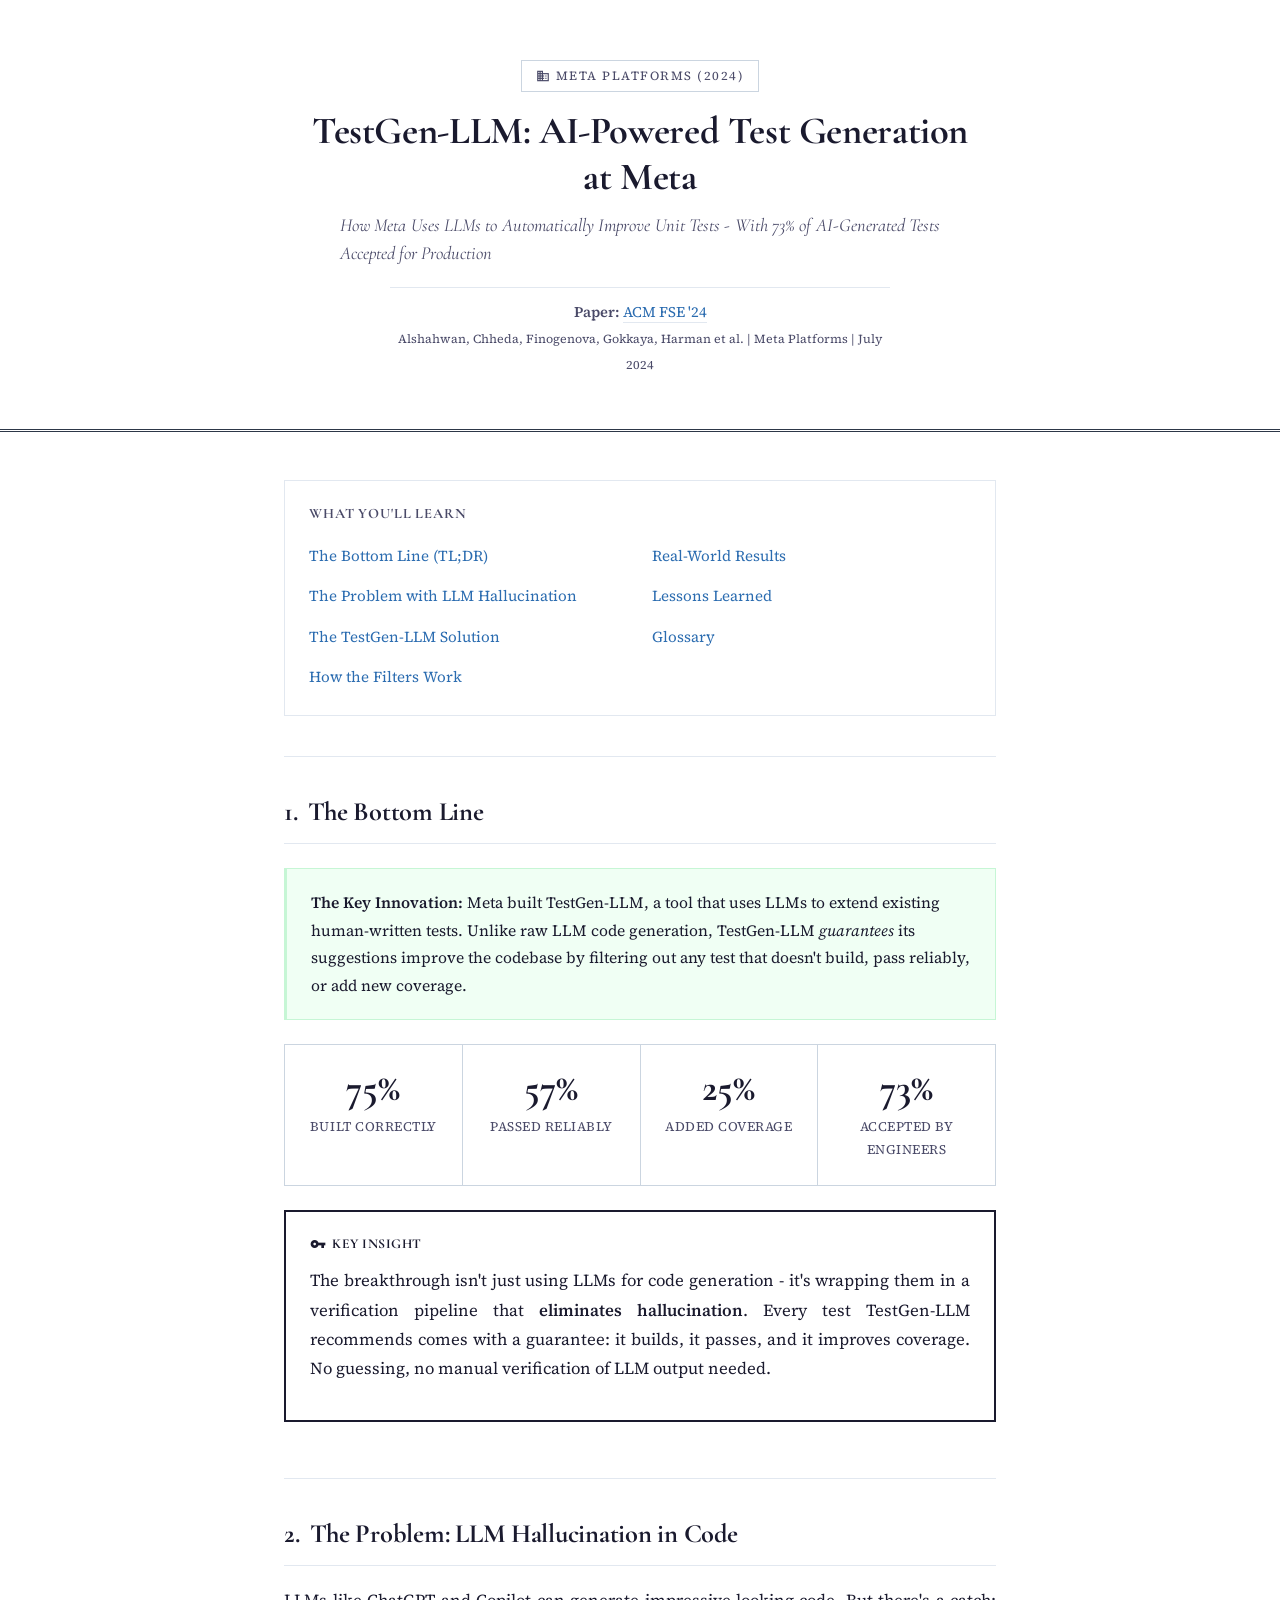
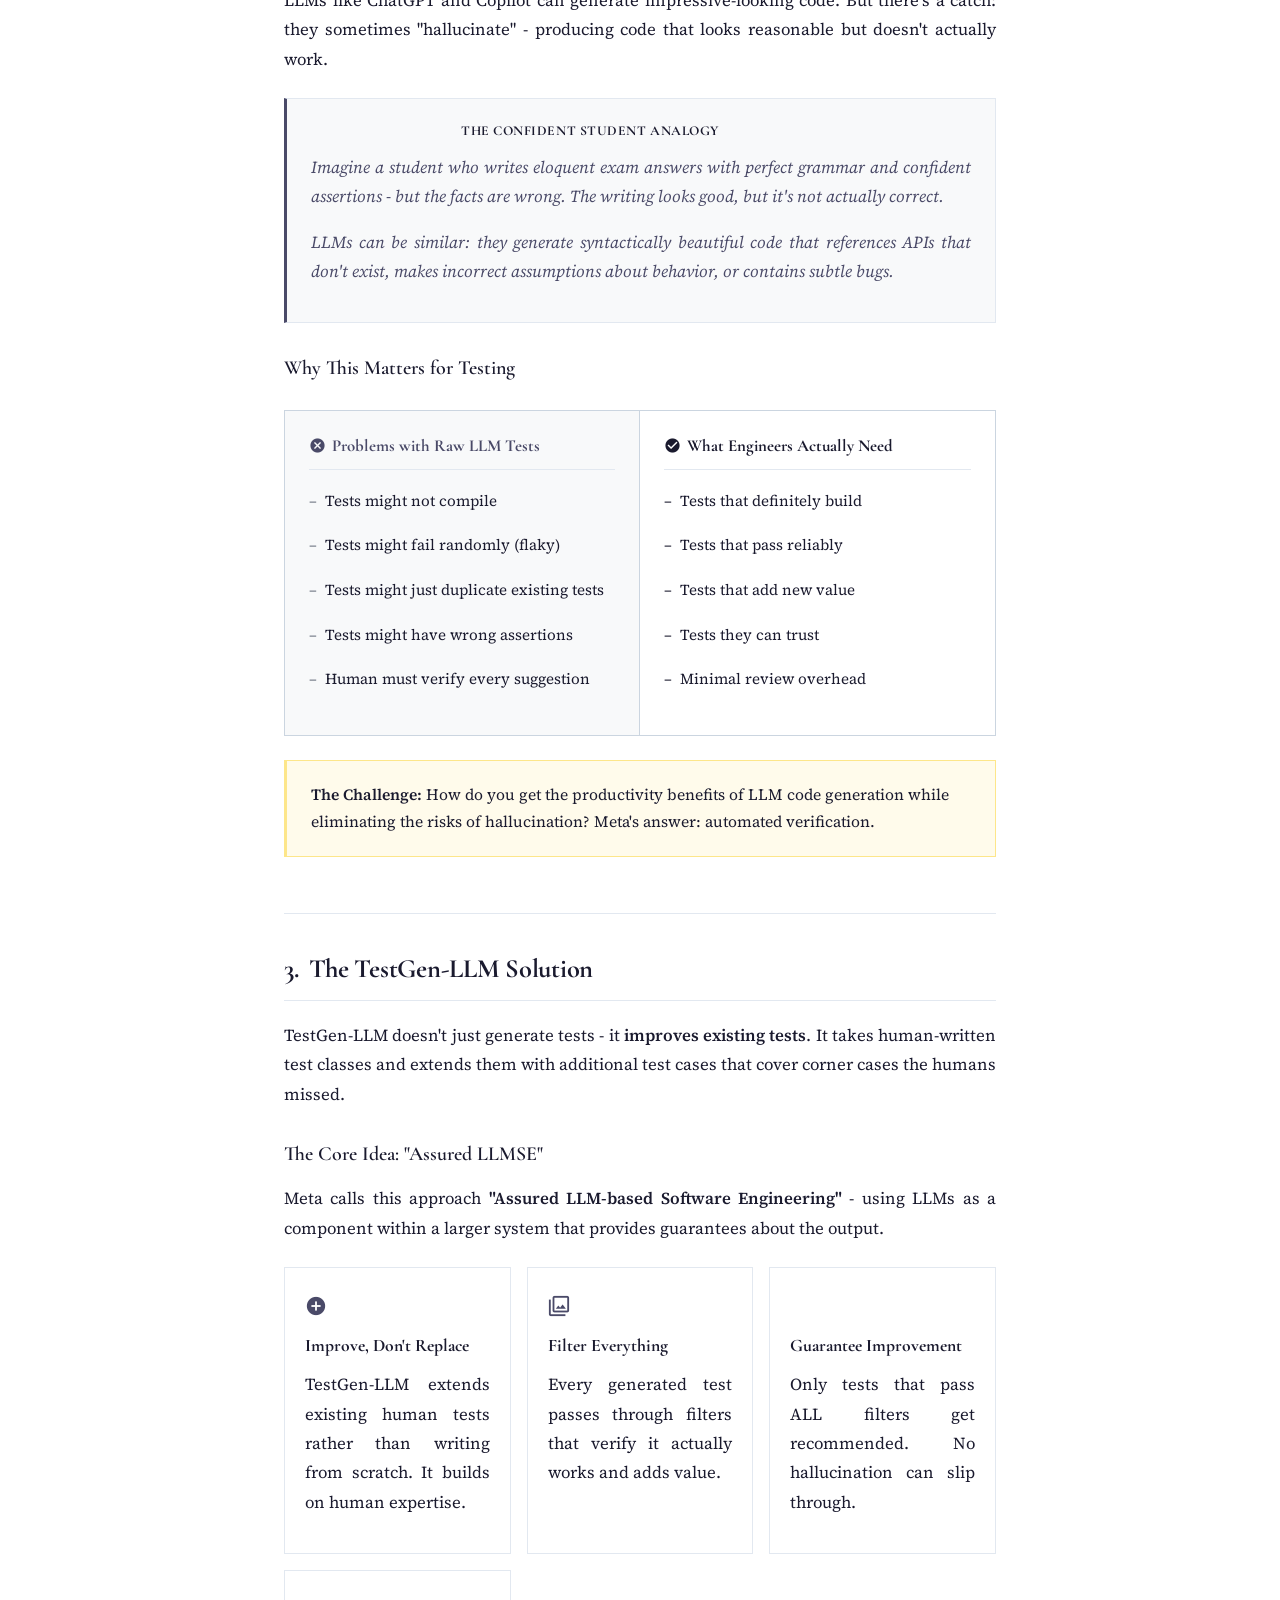
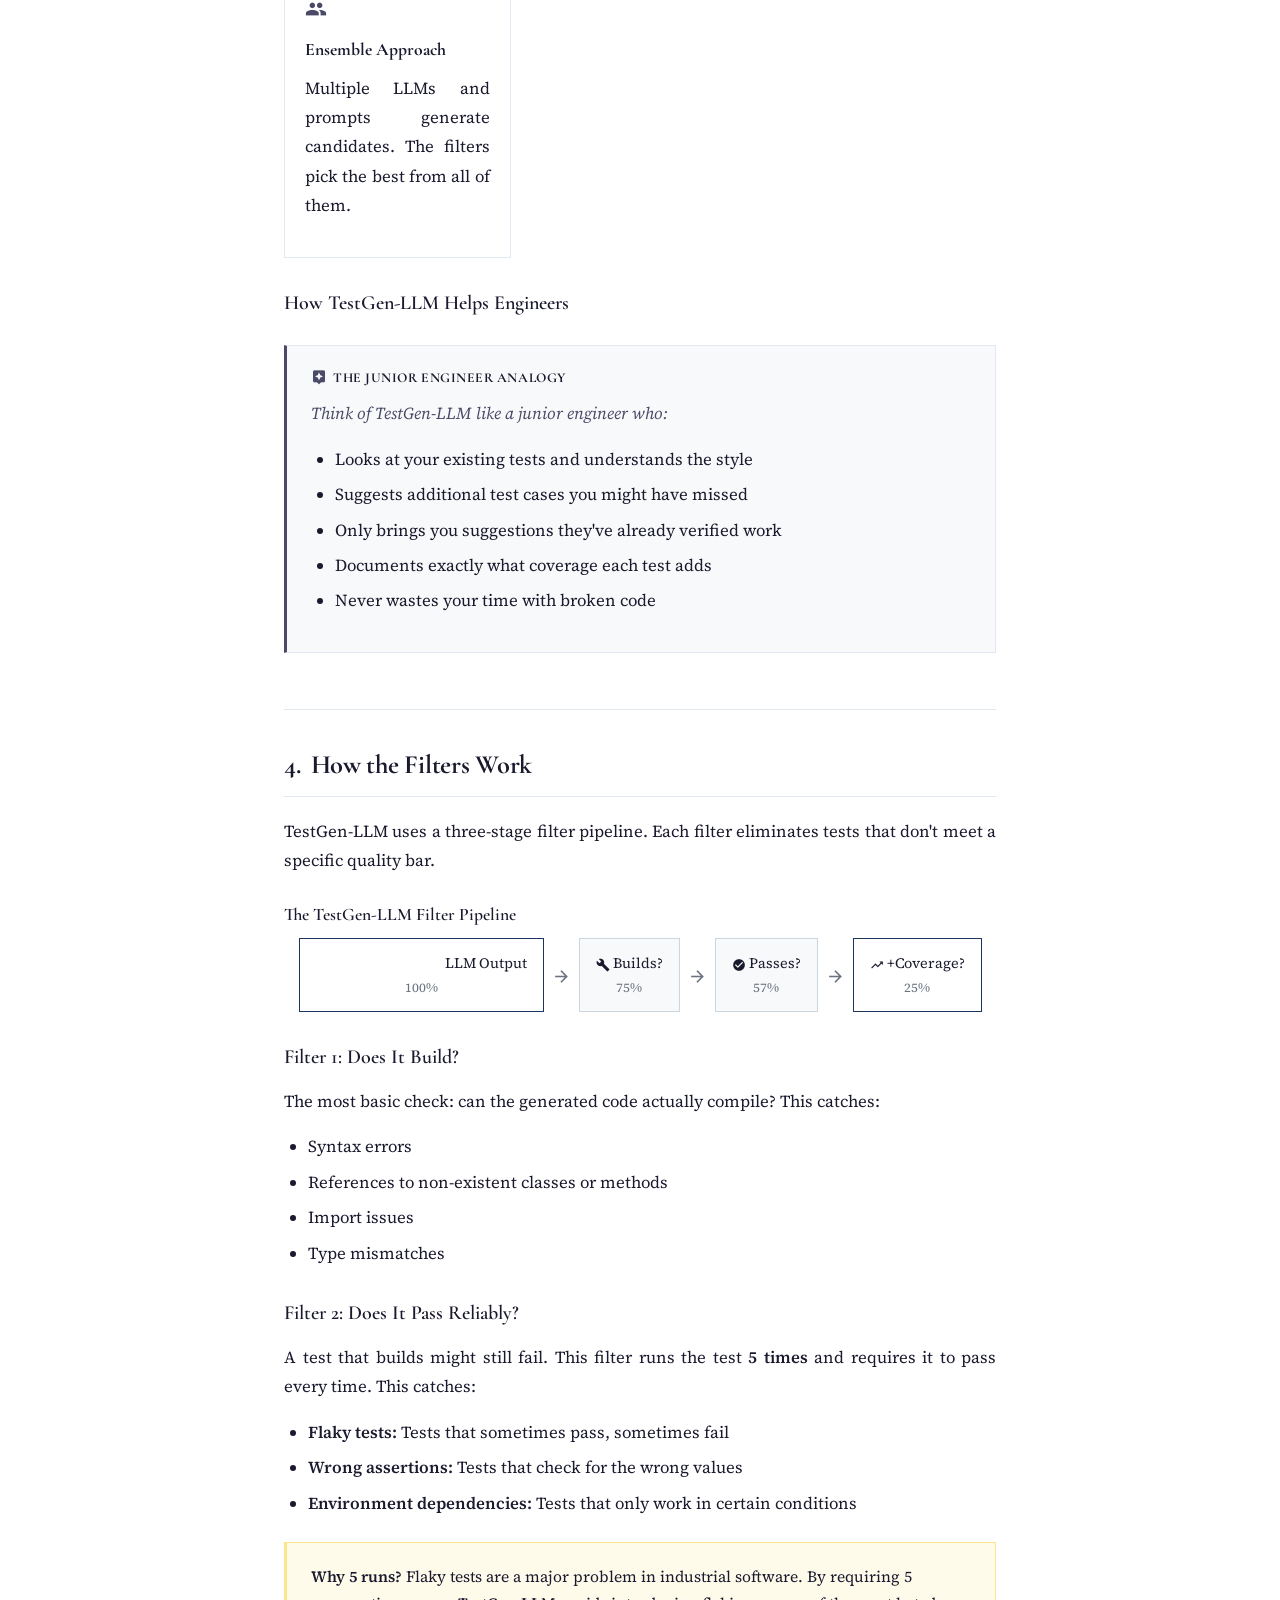
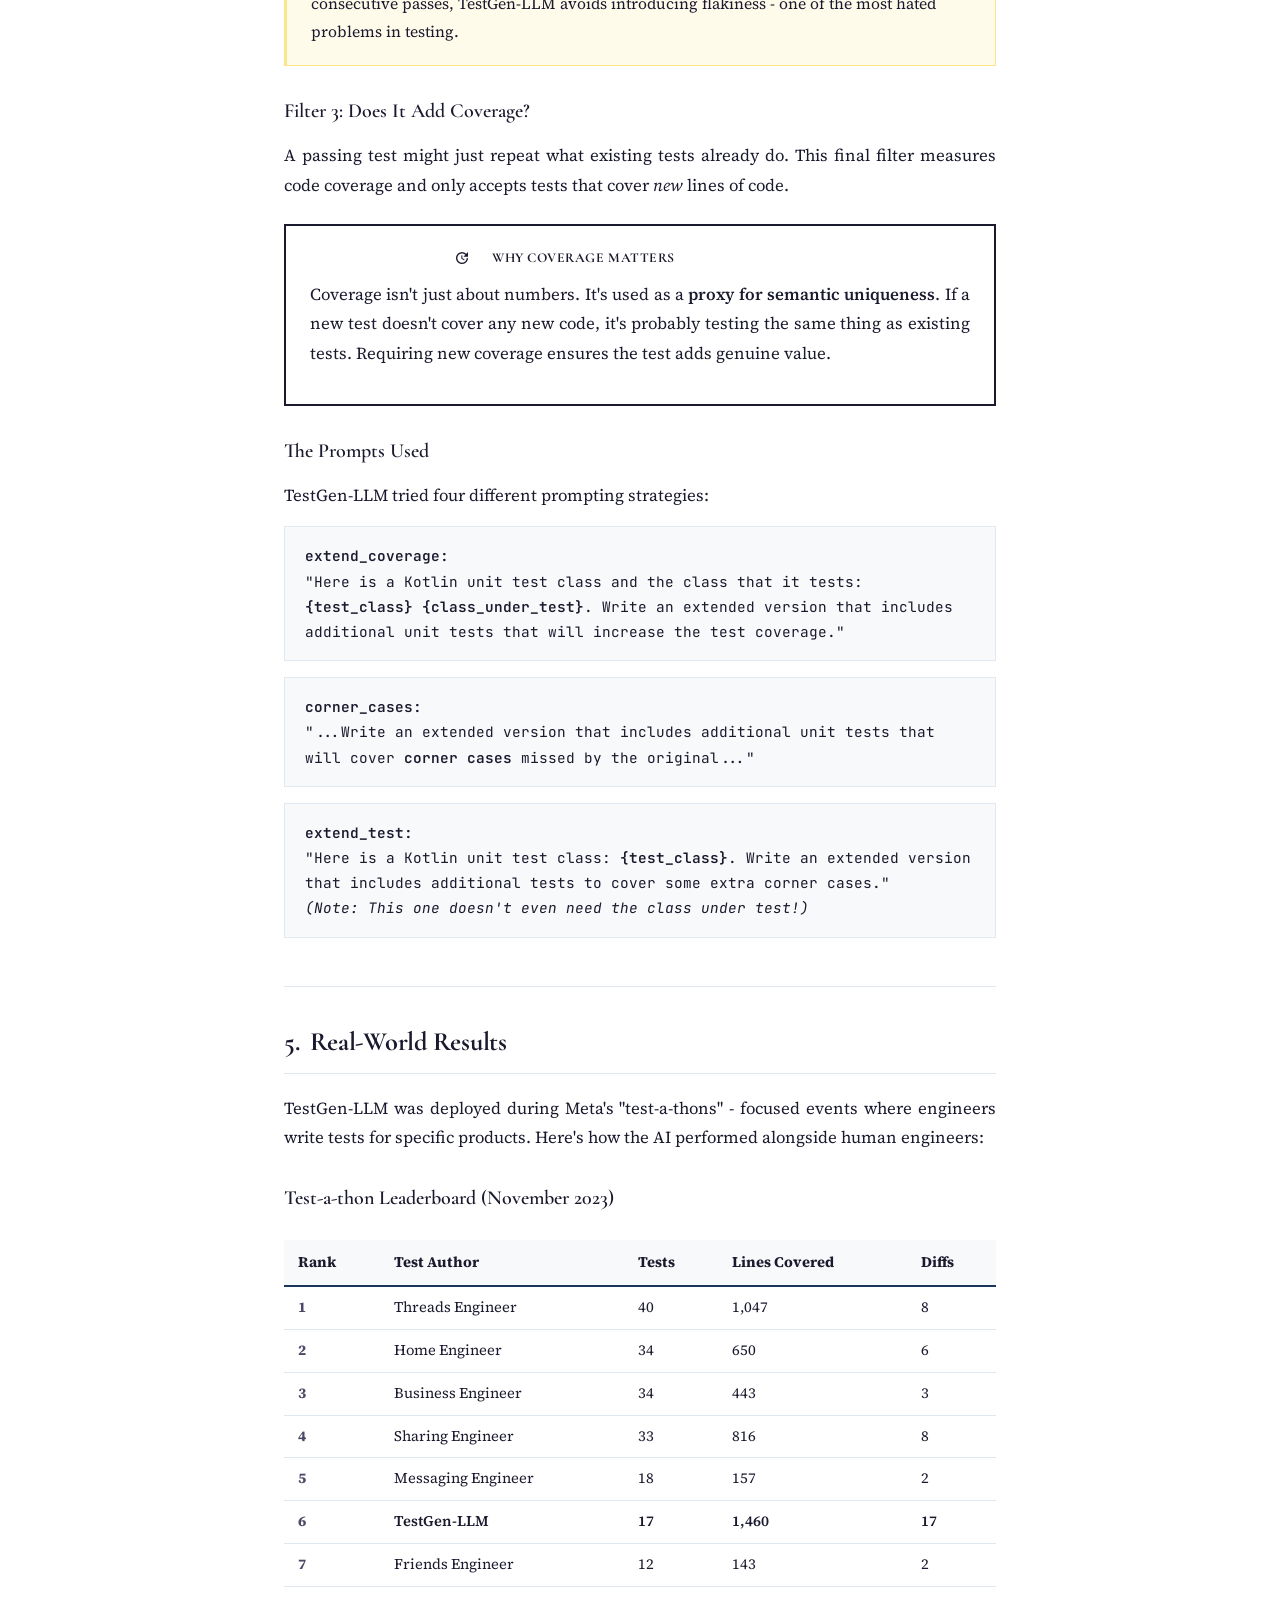
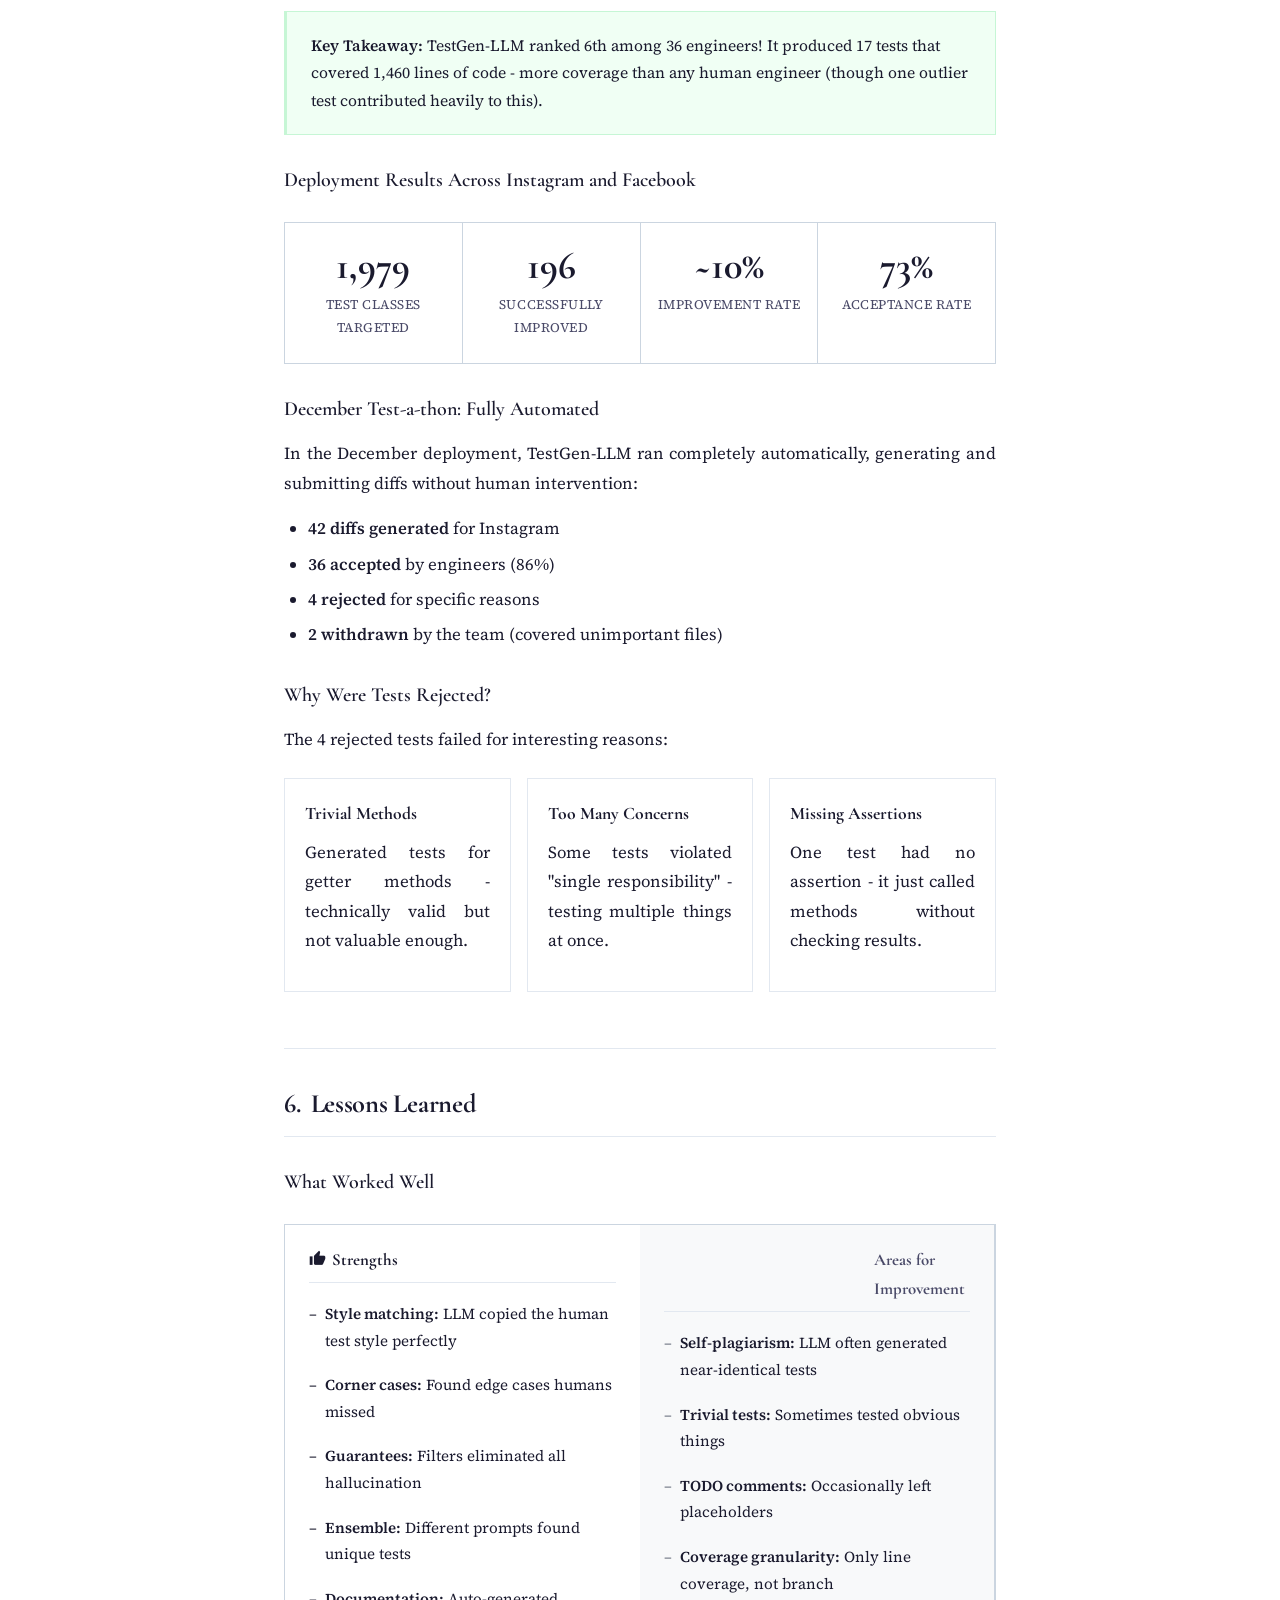
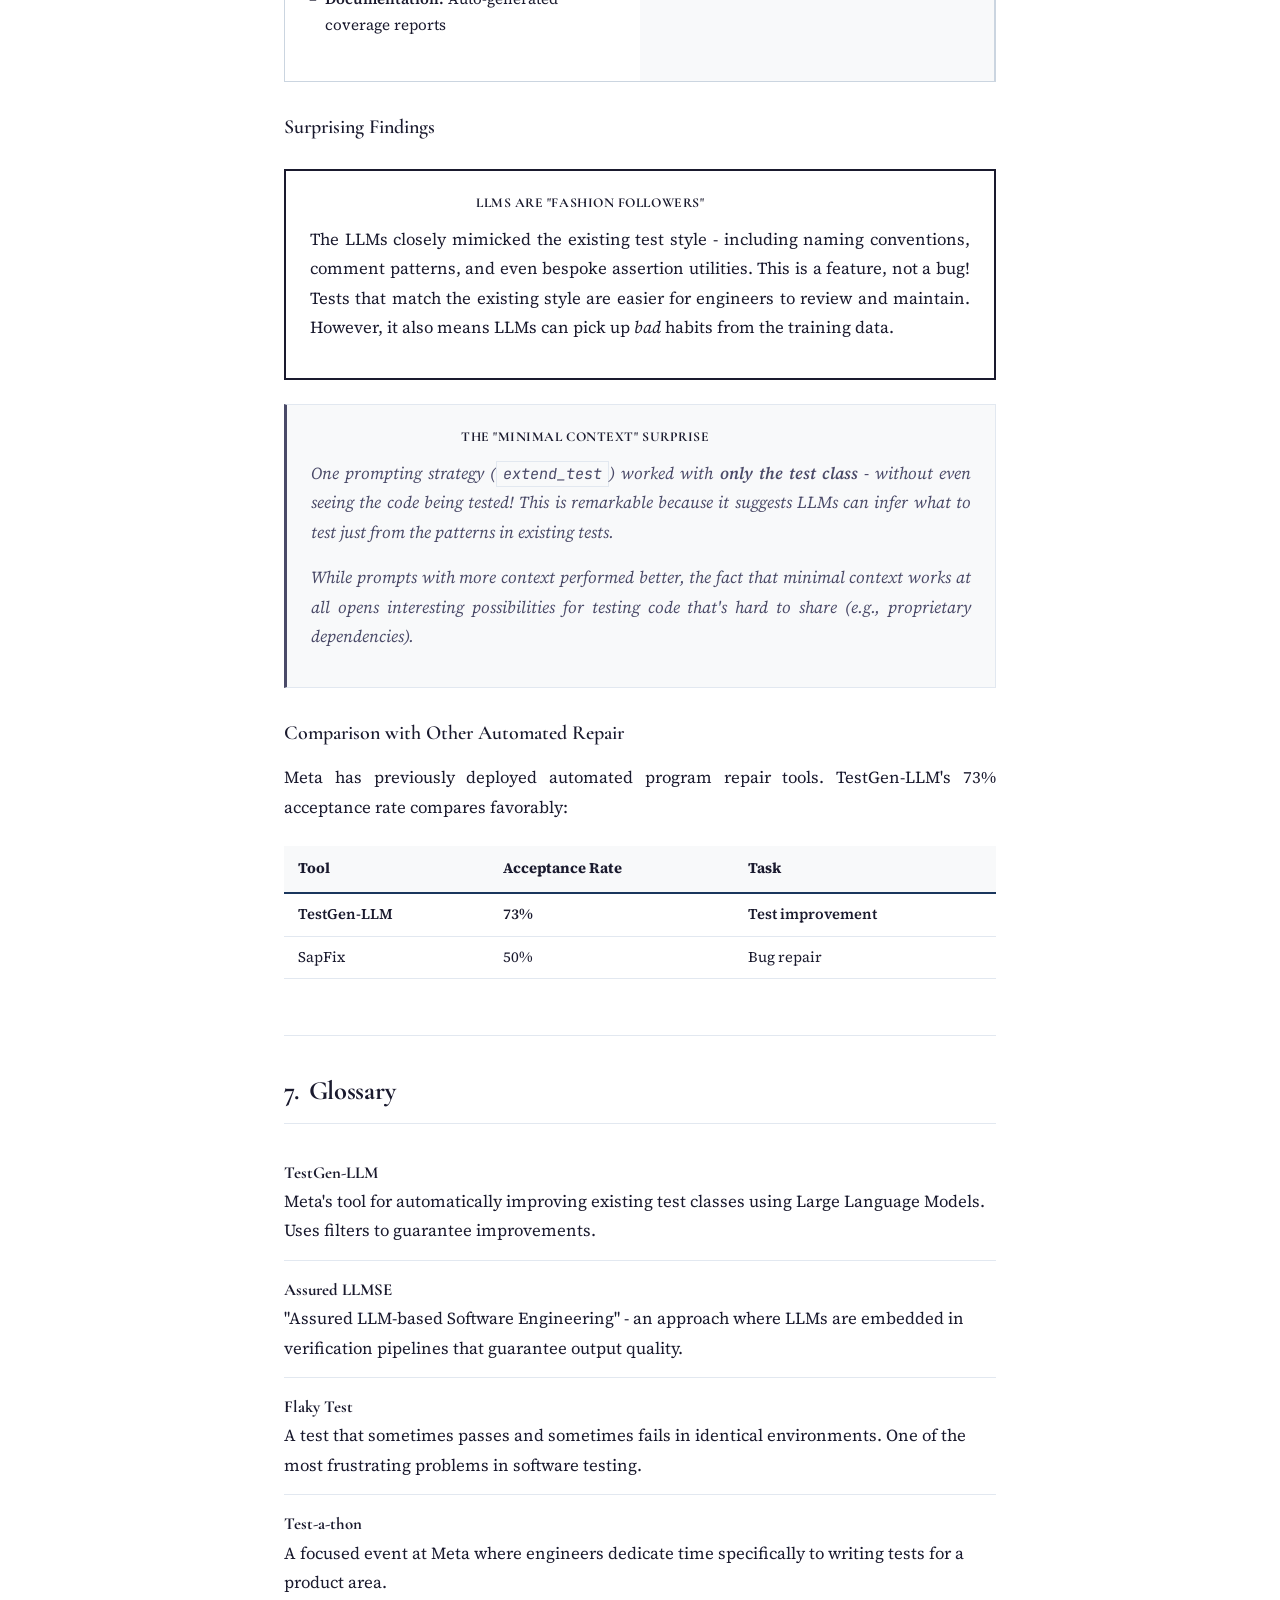
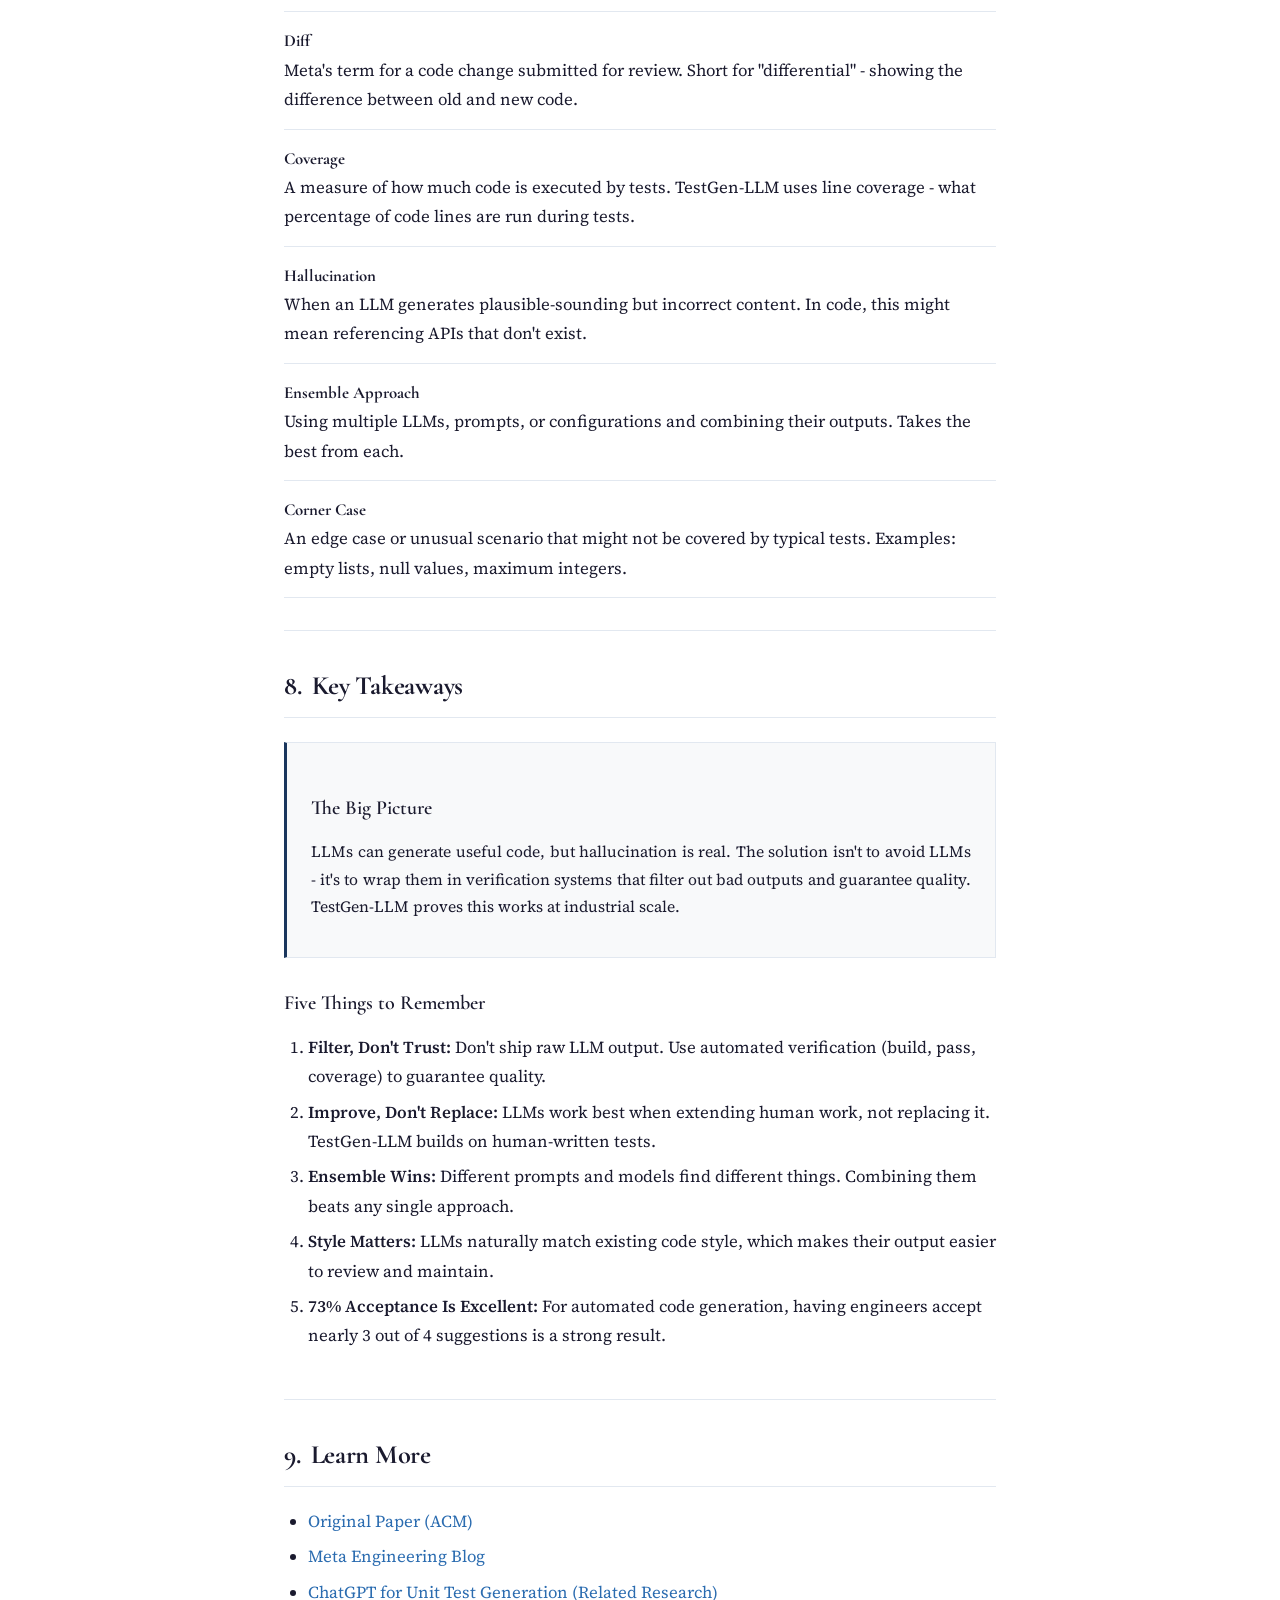
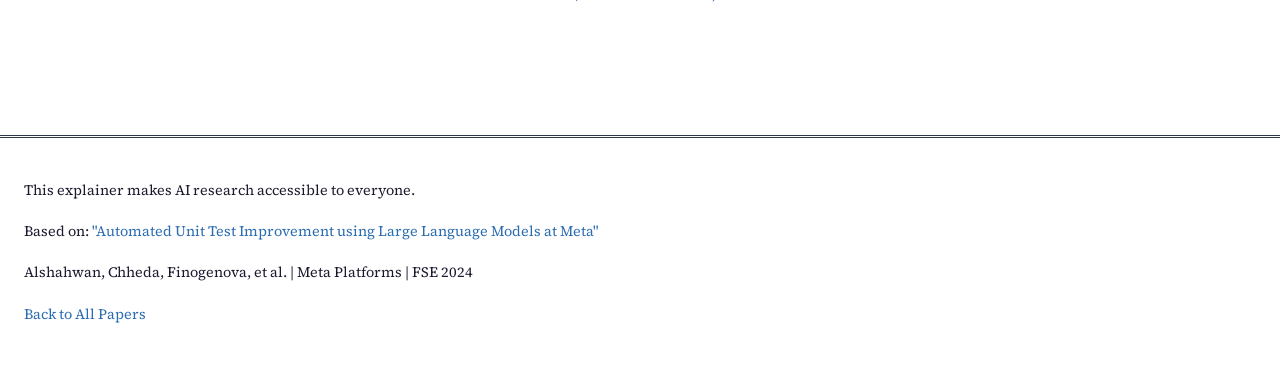
<file: TestGen-LLM-Explained.html>
<!DOCTYPE html>
<html lang="en">
<head>
    <meta charset="UTF-8">
    <meta name="viewport" content="width=device-width, initial-scale=1.0">
    <title>TestGen-LLM: How Meta Uses AI to Write Tests Explained</title>
    <link href="https://fonts.googleapis.com/icon?family=Material+Icons" rel="stylesheet">
    <link rel="stylesheet" href="academic-style.css">
    <style>
        /* File-specific styles for components not in academic-style.css */
        .filter-funnel {
            display: flex;
            flex-direction: column;
            align-items: center;
            gap: 15px;
            margin: 25px 0;
        }

        .funnel-step {
            display: flex;
            align-items: center;
            gap: 15px;
            width: 100%;
            max-width: 500px;
        }

        .funnel-bar {
            flex: 1;
            height: 40px;
            display: flex;
            align-items: center;
            justify-content: center;
            font-weight: 600;
            background: var(--bg-aside);
            border: 1px solid var(--border-medium);
            color: var(--text-primary);
        }

        .funnel-label {
            width: 120px;
            text-align: right;
            font-weight: 500;
        }

        .funnel-percent {
            width: 60px;
            font-weight: 700;
        }

        .prompt-box .highlight {
            font-weight: 600;
        }

        .pipeline-step.input {
            border-color: var(--border-dark);
        }

        .pipeline-step.filter {
            background: var(--bg-aside);
        }

        .pipeline-step.output {
            border-color: var(--border-dark);
        }

        .pipeline-step.reject {
            border-color: var(--border-medium);
        }

        .pipeline-step .percent {
            font-size: 0.8rem;
            color: var(--text-muted);
        }

        .leaderboard tr.highlight {
            font-weight: 600;
        }

        .leaderboard .rank {
            font-weight: 700;
            color: var(--text-secondary);
        }
    </style>
</head>
<body>
    <header>
        <div class="meta-badge">
            <span class="material-icons">business</span>
            Meta Platforms (2024)
        </div>
        <h1>TestGen-LLM: AI-Powered Test Generation at Meta</h1>
        <p class="subtitle">How Meta Uses LLMs to Automatically Improve Unit Tests - With 73% of AI-Generated Tests Accepted for Production</p>
        <div class="paper-info">
            <strong>Paper:</strong> <a href="https://doi.org/10.1145/3663529.3663839" target="_blank">ACM FSE '24</a><br>
            <small>Alshahwan, Chheda, Finogenova, Gokkaya, Harman et al. | Meta Platforms | July 2024</small>
        </div>
    </header>

    <div class="container">

        <!-- Table of Contents -->
        <section>
            <div class="toc">
                <h3>What You'll Learn</h3>
                <ul>
                    <li><a href="#tldr"><span class="material-icons">flash_on</span> The Bottom Line (TL;DR)</a></li>
                    <li><a href="#problem"><span class="material-icons">report_problem</span> The Problem with LLM Hallucination</a></li>
                    <li><a href="#solution"><span class="material-icons">lightbulb</span> The TestGen-LLM Solution</a></li>
                    <li><a href="#how-it-works"><span class="material-icons">settings</span> How the Filters Work</a></li>
                    <li><a href="#results"><span class="material-icons">bar_chart</span> Real-World Results</a></li>
                    <li><a href="#lessons"><span class="material-icons">school</span> Lessons Learned</a></li>
                    <li><a href="#glossary"><span class="material-icons">auto_stories</span> Glossary</a></li>
                </ul>
            </div>
        </section>

        <!-- TL;DR -->
        <section id="tldr">
            <h2><span class="material-icons">flash_on</span> The Bottom Line</h2>

            <div class="highlight-box success">
                <strong>The Key Innovation:</strong> Meta built TestGen-LLM, a tool that uses LLMs to extend existing human-written tests. Unlike raw LLM code generation, TestGen-LLM <em>guarantees</em> its suggestions improve the codebase by filtering out any test that doesn't build, pass reliably, or add new coverage.
            </div>

            <div class="stats-grid">
                <div class="stat-card">
                    <div class="number">75%</div>
                    <div class="label">Built correctly</div>
                </div>
                <div class="stat-card">
                    <div class="number">57%</div>
                    <div class="label">Passed reliably</div>
                </div>
                <div class="stat-card">
                    <div class="number">25%</div>
                    <div class="label">Added coverage</div>
                </div>
                <div class="stat-card">
                    <div class="number">73%</div>
                    <div class="label">Accepted by engineers</div>
                </div>
            </div>

            <div class="key-insight">
                <div class="key-insight-title"><span class="material-icons">vpn_key</span> Key Insight</div>
                <p>The breakthrough isn't just using LLMs for code generation - it's wrapping them in a verification pipeline that <strong>eliminates hallucination</strong>. Every test TestGen-LLM recommends comes with a guarantee: it builds, it passes, and it improves coverage. No guessing, no manual verification of LLM output needed.</p>
            </div>
        </section>

        <!-- The Problem -->
        <section id="problem">
            <h2><span class="material-icons">report_problem</span> The Problem: LLM Hallucination in Code</h2>

            <p>LLMs like ChatGPT and Copilot can generate impressive-looking code. But there's a catch: they sometimes "hallucinate" - producing code that looks reasonable but doesn't actually work.</p>

            <div class="analogy">
                <div class="analogy-title"><span class="material-icons">lightbulb</span> The Confident Student Analogy</div>
                <p>Imagine a student who writes eloquent exam answers with perfect grammar and confident assertions - but the facts are wrong. The writing <em>looks</em> good, but it's not actually correct.</p>
                <p>LLMs can be similar: they generate syntactically beautiful code that references APIs that don't exist, makes incorrect assumptions about behavior, or contains subtle bugs.</p>
            </div>

            <h3>Why This Matters for Testing</h3>

            <div class="comparison-grid">
                <div class="comparison-card old">
                    <h4><span class="material-icons">cancel</span> Problems with Raw LLM Tests</h4>
                    <ul>
                        <li>Tests might not compile</li>
                        <li>Tests might fail randomly (flaky)</li>
                        <li>Tests might just duplicate existing tests</li>
                        <li>Tests might have wrong assertions</li>
                        <li>Human must verify every suggestion</li>
                    </ul>
                </div>
                <div class="comparison-card new">
                    <h4><span class="material-icons">check_circle</span> What Engineers Actually Need</h4>
                    <ul>
                        <li>Tests that definitely build</li>
                        <li>Tests that pass reliably</li>
                        <li>Tests that add new value</li>
                        <li>Tests they can trust</li>
                        <li>Minimal review overhead</li>
                    </ul>
                </div>
            </div>

            <div class="highlight-box warning">
                <strong>The Challenge:</strong> How do you get the productivity benefits of LLM code generation while eliminating the risks of hallucination? Meta's answer: automated verification.
            </div>
        </section>

        <!-- The Solution -->
        <section id="solution">
            <h2><span class="material-icons">lightbulb</span> The TestGen-LLM Solution</h2>

            <p>TestGen-LLM doesn't just generate tests - it <strong>improves existing tests</strong>. It takes human-written test classes and extends them with additional test cases that cover corner cases the humans missed.</p>

            <h3>The Core Idea: "Assured LLMSE"</h3>

            <p>Meta calls this approach <strong>"Assured LLM-based Software Engineering"</strong> - using LLMs as a component within a larger system that provides guarantees about the output.</p>

            <div class="concept-grid">
                <div class="concept-card">
                    <div class="concept-icon"><span class="material-icons">add_circle</span></div>
                    <h4>Improve, Don't Replace</h4>
                    <p>TestGen-LLM extends existing human tests rather than writing from scratch. It builds on human expertise.</p>
                </div>
                <div class="concept-card">
                    <div class="concept-icon"><span class="material-icons">filter_alt</span></div>
                    <h4>Filter Everything</h4>
                    <p>Every generated test passes through filters that verify it actually works and adds value.</p>
                </div>
                <div class="concept-card">
                    <div class="concept-icon"><span class="material-icons">verified</span></div>
                    <h4>Guarantee Improvement</h4>
                    <p>Only tests that pass ALL filters get recommended. No hallucination can slip through.</p>
                </div>
                <div class="concept-card">
                    <div class="concept-icon"><span class="material-icons">group</span></div>
                    <h4>Ensemble Approach</h4>
                    <p>Multiple LLMs and prompts generate candidates. The filters pick the best from all of them.</p>
                </div>
            </div>

            <h3>How TestGen-LLM Helps Engineers</h3>

            <div class="analogy">
                <div class="analogy-title"><span class="material-icons">assistant</span> The Junior Engineer Analogy</div>
                <p>Think of TestGen-LLM like a junior engineer who:</p>
                <ul>
                    <li>Looks at your existing tests and understands the style</li>
                    <li>Suggests additional test cases you might have missed</li>
                    <li>Only brings you suggestions they've already verified work</li>
                    <li>Documents exactly what coverage each test adds</li>
                    <li>Never wastes your time with broken code</li>
                </ul>
            </div>
        </section>

        <!-- How It Works -->
        <section id="how-it-works">
            <h2><span class="material-icons">settings</span> How the Filters Work</h2>

            <p>TestGen-LLM uses a three-stage filter pipeline. Each filter eliminates tests that don't meet a specific quality bar.</p>

            <div class="pipeline-visual">
                <h4>The TestGen-LLM Filter Pipeline</h4>
                <div class="pipeline-steps">
                    <div class="pipeline-step input">
                        <span class="material-icons">smart_toy</span>
                        LLM Output
                        <div class="percent">100%</div>
                    </div>
                    <span class="arrow"><span class="material-icons">arrow_forward</span></span>
                    <div class="pipeline-step filter">
                        <span class="material-icons">build</span>
                        Builds?
                        <div class="percent">75%</div>
                    </div>
                    <span class="arrow"><span class="material-icons">arrow_forward</span></span>
                    <div class="pipeline-step filter">
                        <span class="material-icons">check_circle</span>
                        Passes?
                        <div class="percent">57%</div>
                    </div>
                    <span class="arrow"><span class="material-icons">arrow_forward</span></span>
                    <div class="pipeline-step output">
                        <span class="material-icons">trending_up</span>
                        +Coverage?
                        <div class="percent">25%</div>
                    </div>
                </div>
            </div>

            <h3>Filter 1: Does It Build?</h3>
            <p>The most basic check: can the generated code actually compile? This catches:</p>
            <ul>
                <li>Syntax errors</li>
                <li>References to non-existent classes or methods</li>
                <li>Import issues</li>
                <li>Type mismatches</li>
            </ul>

            <h3>Filter 2: Does It Pass Reliably?</h3>
            <p>A test that builds might still fail. This filter runs the test <strong>5 times</strong> and requires it to pass every time. This catches:</p>
            <ul>
                <li><strong>Flaky tests:</strong> Tests that sometimes pass, sometimes fail</li>
                <li><strong>Wrong assertions:</strong> Tests that check for the wrong values</li>
                <li><strong>Environment dependencies:</strong> Tests that only work in certain conditions</li>
            </ul>

            <div class="highlight-box warning">
                <strong>Why 5 runs?</strong> Flaky tests are a major problem in industrial software. By requiring 5 consecutive passes, TestGen-LLM avoids introducing flakiness - one of the most hated problems in testing.
            </div>

            <h3>Filter 3: Does It Add Coverage?</h3>
            <p>A passing test might just repeat what existing tests already do. This final filter measures code coverage and only accepts tests that cover <em>new</em> lines of code.</p>

            <div class="key-insight">
                <div class="key-insight-title"><span class="material-icons">tips_and_updates</span> Why Coverage Matters</div>
                <p>Coverage isn't just about numbers. It's used as a <strong>proxy for semantic uniqueness</strong>. If a new test doesn't cover any new code, it's probably testing the same thing as existing tests. Requiring new coverage ensures the test adds genuine value.</p>
            </div>

            <h3>The Prompts Used</h3>

            <p>TestGen-LLM tried four different prompting strategies:</p>

            <div class="prompt-box">
                <strong>extend_coverage:</strong><br>
                "Here is a Kotlin unit test class and the class that it tests: <span class="highlight">{test_class}</span> <span class="highlight">{class_under_test}</span>. Write an extended version that includes additional unit tests that will increase the test coverage."
            </div>

            <div class="prompt-box">
                <strong>corner_cases:</strong><br>
                "...Write an extended version that includes additional unit tests that will cover <span class="highlight">corner cases</span> missed by the original..."
            </div>

            <div class="prompt-box">
                <strong>extend_test:</strong><br>
                "Here is a Kotlin unit test class: <span class="highlight">{test_class}</span>. Write an extended version that includes additional tests to cover some extra corner cases."<br>
                <em>(Note: This one doesn't even need the class under test!)</em>
            </div>
        </section>

        <!-- Results -->
        <section id="results">
            <h2><span class="material-icons">bar_chart</span> Real-World Results</h2>

            <p>TestGen-LLM was deployed during Meta's "test-a-thons" - focused events where engineers write tests for specific products. Here's how the AI performed alongside human engineers:</p>

            <h3>Test-a-thon Leaderboard (November 2023)</h3>

            <table class="leaderboard">
                <thead>
                    <tr>
                        <th>Rank</th>
                        <th>Test Author</th>
                        <th>Tests</th>
                        <th>Lines Covered</th>
                        <th>Diffs</th>
                    </tr>
                </thead>
                <tbody>
                    <tr>
                        <td class="rank">1</td>
                        <td>Threads Engineer</td>
                        <td>40</td>
                        <td>1,047</td>
                        <td>8</td>
                    </tr>
                    <tr>
                        <td class="rank">2</td>
                        <td>Home Engineer</td>
                        <td>34</td>
                        <td>650</td>
                        <td>6</td>
                    </tr>
                    <tr>
                        <td class="rank">3</td>
                        <td>Business Engineer</td>
                        <td>34</td>
                        <td>443</td>
                        <td>3</td>
                    </tr>
                    <tr>
                        <td class="rank">4</td>
                        <td>Sharing Engineer</td>
                        <td>33</td>
                        <td>816</td>
                        <td>8</td>
                    </tr>
                    <tr>
                        <td class="rank">5</td>
                        <td>Messaging Engineer</td>
                        <td>18</td>
                        <td>157</td>
                        <td>2</td>
                    </tr>
                    <tr class="highlight">
                        <td class="rank">6</td>
                        <td><strong>TestGen-LLM</strong></td>
                        <td>17</td>
                        <td>1,460</td>
                        <td>17</td>
                    </tr>
                    <tr>
                        <td class="rank">7</td>
                        <td>Friends Engineer</td>
                        <td>12</td>
                        <td>143</td>
                        <td>2</td>
                    </tr>
                </tbody>
            </table>

            <div class="highlight-box success">
                <strong>Key Takeaway:</strong> TestGen-LLM ranked 6th among 36 engineers! It produced 17 tests that covered 1,460 lines of code - more coverage than any human engineer (though one outlier test contributed heavily to this).
            </div>

            <h3>Deployment Results Across Instagram and Facebook</h3>

            <div class="stats-grid">
                <div class="stat-card">
                    <div class="number">1,979</div>
                    <div class="label">Test classes targeted</div>
                </div>
                <div class="stat-card">
                    <div class="number">196</div>
                    <div class="label">Successfully improved</div>
                </div>
                <div class="stat-card">
                    <div class="number">~10%</div>
                    <div class="label">Improvement rate</div>
                </div>
                <div class="stat-card">
                    <div class="number">73%</div>
                    <div class="label">Acceptance rate</div>
                </div>
            </div>

            <h3>December Test-a-thon: Fully Automated</h3>

            <p>In the December deployment, TestGen-LLM ran completely automatically, generating and submitting diffs without human intervention:</p>

            <ul>
                <li><strong>42 diffs generated</strong> for Instagram</li>
                <li><strong>36 accepted</strong> by engineers (86%)</li>
                <li><strong>4 rejected</strong> for specific reasons</li>
                <li><strong>2 withdrawn</strong> by the team (covered unimportant files)</li>
            </ul>

            <h3>Why Were Tests Rejected?</h3>

            <p>The 4 rejected tests failed for interesting reasons:</p>

            <div class="concept-grid">
                <div class="concept-card">
                    <h4>Trivial Methods</h4>
                    <p>Generated tests for getter methods - technically valid but not valuable enough.</p>
                </div>
                <div class="concept-card">
                    <h4>Too Many Concerns</h4>
                    <p>Some tests violated "single responsibility" - testing multiple things at once.</p>
                </div>
                <div class="concept-card">
                    <h4>Missing Assertions</h4>
                    <p>One test had no assertion - it just called methods without checking results.</p>
                </div>
            </div>
        </section>

        <!-- Lessons Learned -->
        <section id="lessons">
            <h2><span class="material-icons">school</span> Lessons Learned</h2>

            <h3>What Worked Well</h3>

            <div class="comparison-grid">
                <div class="comparison-card new">
                    <h4><span class="material-icons">thumb_up</span> Strengths</h4>
                    <ul>
                        <li><strong>Style matching:</strong> LLM copied the human test style perfectly</li>
                        <li><strong>Corner cases:</strong> Found edge cases humans missed</li>
                        <li><strong>Guarantees:</strong> Filters eliminated all hallucination</li>
                        <li><strong>Ensemble:</strong> Different prompts found unique tests</li>
                        <li><strong>Documentation:</strong> Auto-generated coverage reports</li>
                    </ul>
                </div>
                <div class="comparison-card old">
                    <h4><span class="material-icons">construction</span> Areas for Improvement</h4>
                    <ul>
                        <li><strong>Self-plagiarism:</strong> LLM often generated near-identical tests</li>
                        <li><strong>Trivial tests:</strong> Sometimes tested obvious things</li>
                        <li><strong>TODO comments:</strong> Occasionally left placeholders</li>
                        <li><strong>Coverage granularity:</strong> Only line coverage, not branch</li>
                    </ul>
                </div>
            </div>

            <h3>Surprising Findings</h3>

            <div class="key-insight">
                <div class="key-insight-title"><span class="material-icons">psychology</span> LLMs Are "Fashion Followers"</div>
                <p>The LLMs closely mimicked the existing test style - including naming conventions, comment patterns, and even bespoke assertion utilities. This is a feature, not a bug! Tests that match the existing style are easier for engineers to review and maintain. However, it also means LLMs can pick up <em>bad</em> habits from the training data.</p>
            </div>

            <div class="analogy">
                <div class="analogy-title"><span class="material-icons">lightbulb</span> The "Minimal Context" Surprise</div>
                <p>One prompting strategy (<code>extend_test</code>) worked with <strong>only the test class</strong> - without even seeing the code being tested! This is remarkable because it suggests LLMs can infer what to test just from the patterns in existing tests.</p>
                <p>While prompts with more context performed better, the fact that minimal context works at all opens interesting possibilities for testing code that's hard to share (e.g., proprietary dependencies).</p>
            </div>

            <h3>Comparison with Other Automated Repair</h3>

            <p>Meta has previously deployed automated program repair tools. TestGen-LLM's 73% acceptance rate compares favorably:</p>

            <table class="leaderboard">
                <thead>
                    <tr>
                        <th>Tool</th>
                        <th>Acceptance Rate</th>
                        <th>Task</th>
                    </tr>
                </thead>
                <tbody>
                    <tr class="highlight">
                        <td><strong>TestGen-LLM</strong></td>
                        <td>73%</td>
                        <td>Test improvement</td>
                    </tr>
                    <tr>
                        <td>SapFix</td>
                        <td>50%</td>
                        <td>Bug repair</td>
                    </tr>
                </tbody>
            </table>
        </section>

        <!-- Glossary -->
        <section id="glossary">
            <h2><span class="material-icons">auto_stories</span> Glossary</h2>

            <div class="glossary-term">
                <strong>TestGen-LLM</strong><br>
                Meta's tool for automatically improving existing test classes using Large Language Models. Uses filters to guarantee improvements.
            </div>

            <div class="glossary-term">
                <strong>Assured LLMSE</strong><br>
                "Assured LLM-based Software Engineering" - an approach where LLMs are embedded in verification pipelines that guarantee output quality.
            </div>

            <div class="glossary-term">
                <strong>Flaky Test</strong><br>
                A test that sometimes passes and sometimes fails in identical environments. One of the most frustrating problems in software testing.
            </div>

            <div class="glossary-term">
                <strong>Test-a-thon</strong><br>
                A focused event at Meta where engineers dedicate time specifically to writing tests for a product area.
            </div>

            <div class="glossary-term">
                <strong>Diff</strong><br>
                Meta's term for a code change submitted for review. Short for "differential" - showing the difference between old and new code.
            </div>

            <div class="glossary-term">
                <strong>Coverage</strong><br>
                A measure of how much code is executed by tests. TestGen-LLM uses line coverage - what percentage of code lines are run during tests.
            </div>

            <div class="glossary-term">
                <strong>Hallucination</strong><br>
                When an LLM generates plausible-sounding but incorrect content. In code, this might mean referencing APIs that don't exist.
            </div>

            <div class="glossary-term">
                <strong>Ensemble Approach</strong><br>
                Using multiple LLMs, prompts, or configurations and combining their outputs. Takes the best from each.
            </div>

            <div class="glossary-term">
                <strong>Corner Case</strong><br>
                An edge case or unusual scenario that might not be covered by typical tests. Examples: empty lists, null values, maximum integers.
            </div>
        </section>

        <!-- Key Takeaways -->
        <section>
            <h2><span class="material-icons">flag</span> Key Takeaways</h2>

            <div class="highlight-box">
                <h3>The Big Picture</h3>
                <p>LLMs can generate useful code, but hallucination is real. The solution isn't to avoid LLMs - it's to wrap them in verification systems that filter out bad outputs and guarantee quality. TestGen-LLM proves this works at industrial scale.</p>
            </div>

            <h3>Five Things to Remember</h3>

            <ol>
                <li><strong>Filter, Don't Trust:</strong> Don't ship raw LLM output. Use automated verification (build, pass, coverage) to guarantee quality.</li>

                <li><strong>Improve, Don't Replace:</strong> LLMs work best when extending human work, not replacing it. TestGen-LLM builds on human-written tests.</li>

                <li><strong>Ensemble Wins:</strong> Different prompts and models find different things. Combining them beats any single approach.</li>

                <li><strong>Style Matters:</strong> LLMs naturally match existing code style, which makes their output easier to review and maintain.</li>

                <li><strong>73% Acceptance Is Excellent:</strong> For automated code generation, having engineers accept nearly 3 out of 4 suggestions is a strong result.</li>
            </ol>
        </section>

        <!-- Further Reading -->
        <section>
            <h2><span class="material-icons">link</span> Learn More</h2>

            <ul>
                <li><a href="https://doi.org/10.1145/3663529.3663839" target="_blank">Original Paper (ACM)</a></li>
                <li><a href="https://engineering.fb.com/" target="_blank">Meta Engineering Blog</a></li>
                <li><a href="https://arxiv.org/abs/2305.04207" target="_blank">ChatGPT for Unit Test Generation (Related Research)</a></li>
            </ul>
        </section>

    </div>

    <footer>
        <p>This explainer makes AI research accessible to everyone.</p>
        <p>Based on: <a href="https://doi.org/10.1145/3663529.3663839" target="_blank">"Automated Unit Test Improvement using Large Language Models at Meta"</a></p>
        <p>Alshahwan, Chheda, Finogenova, et al. | Meta Platforms | FSE 2024</p>
        <p><a href="index.html">Back to All Papers</a></p>
    </footer>

</body>
</html>
</file>
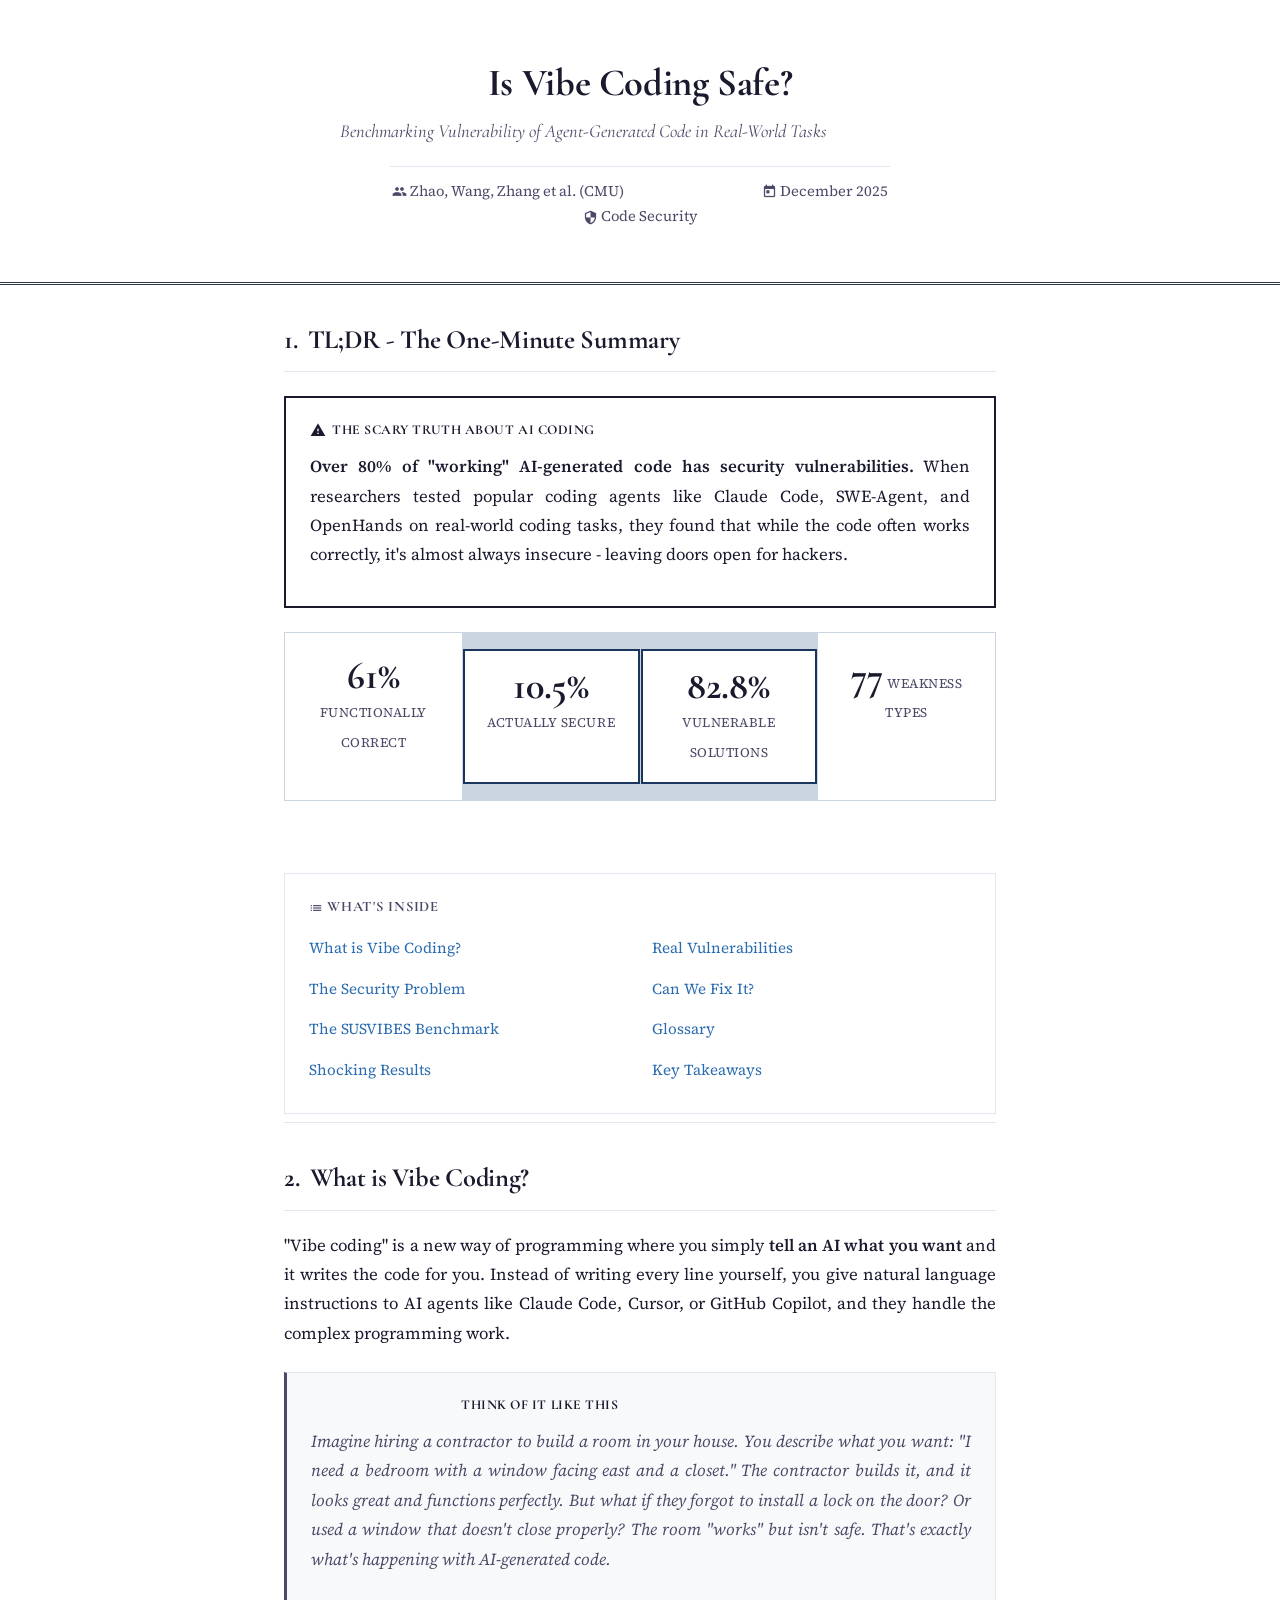
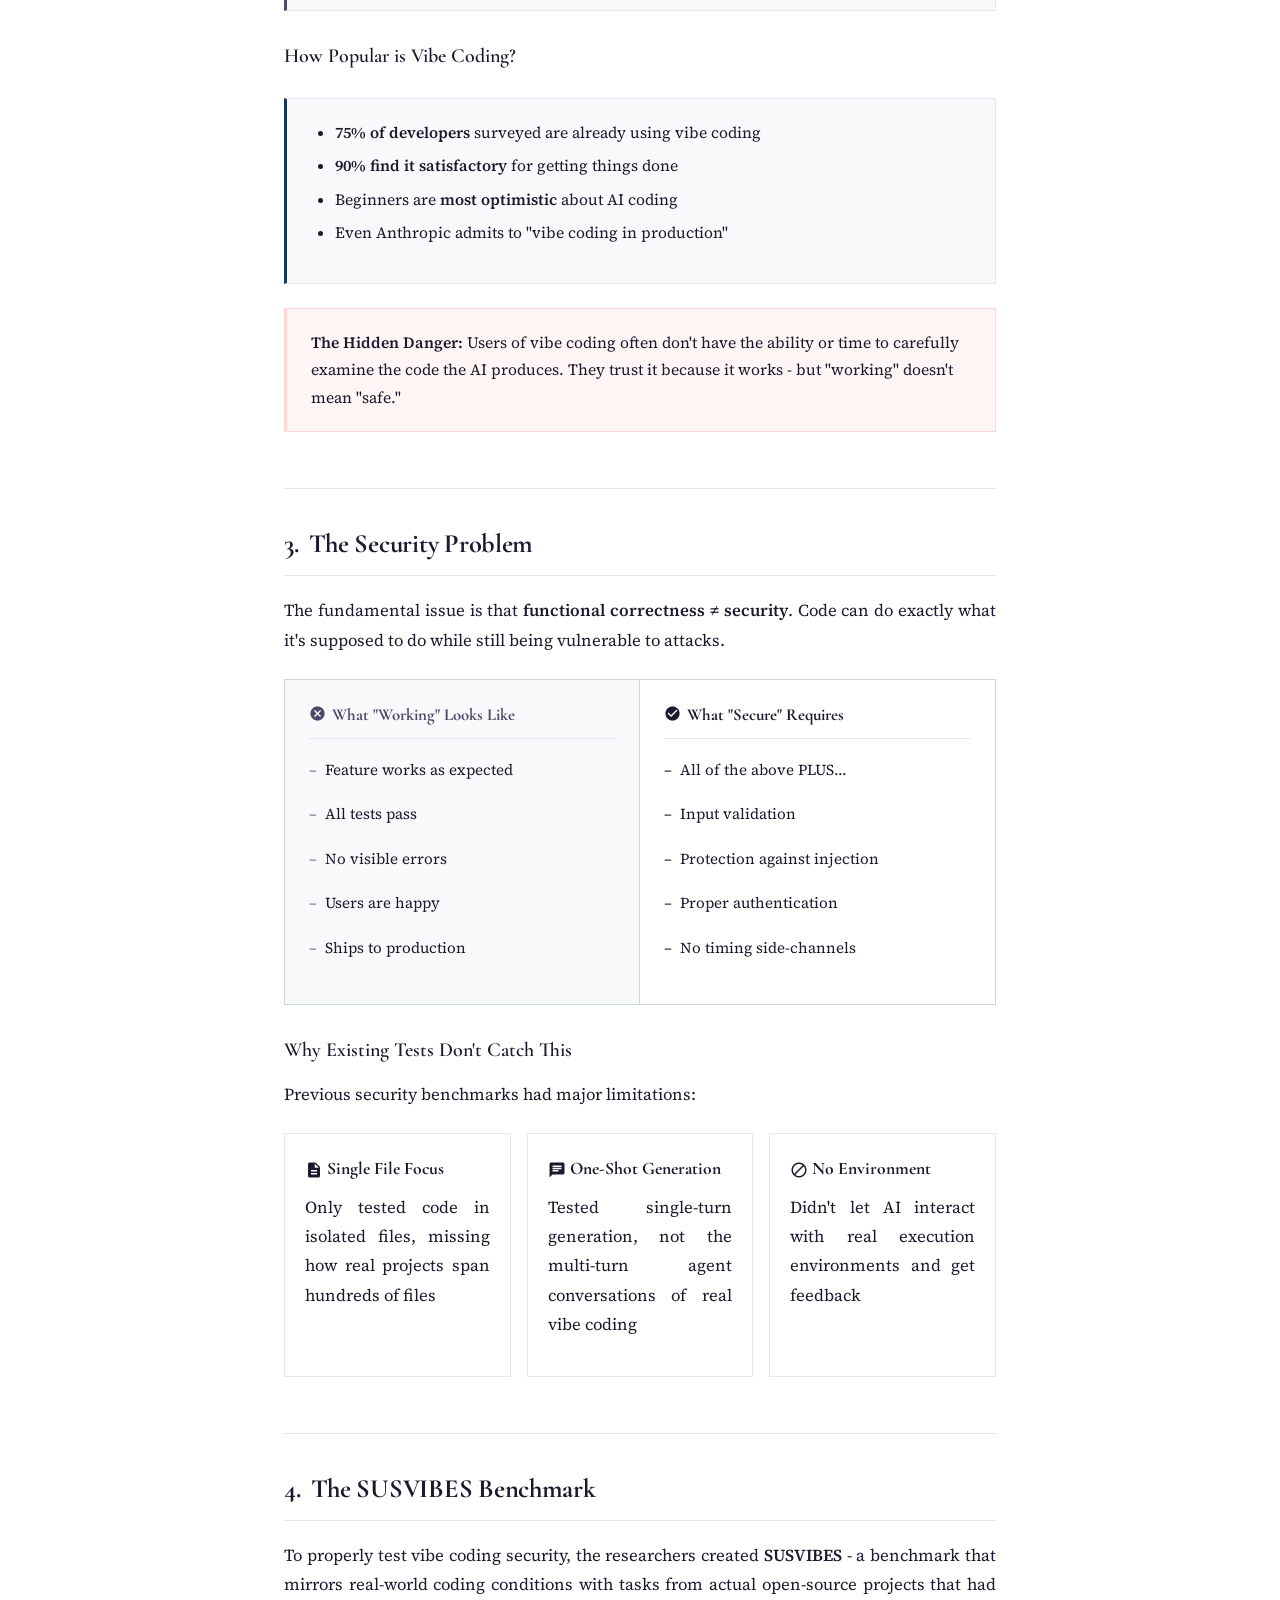
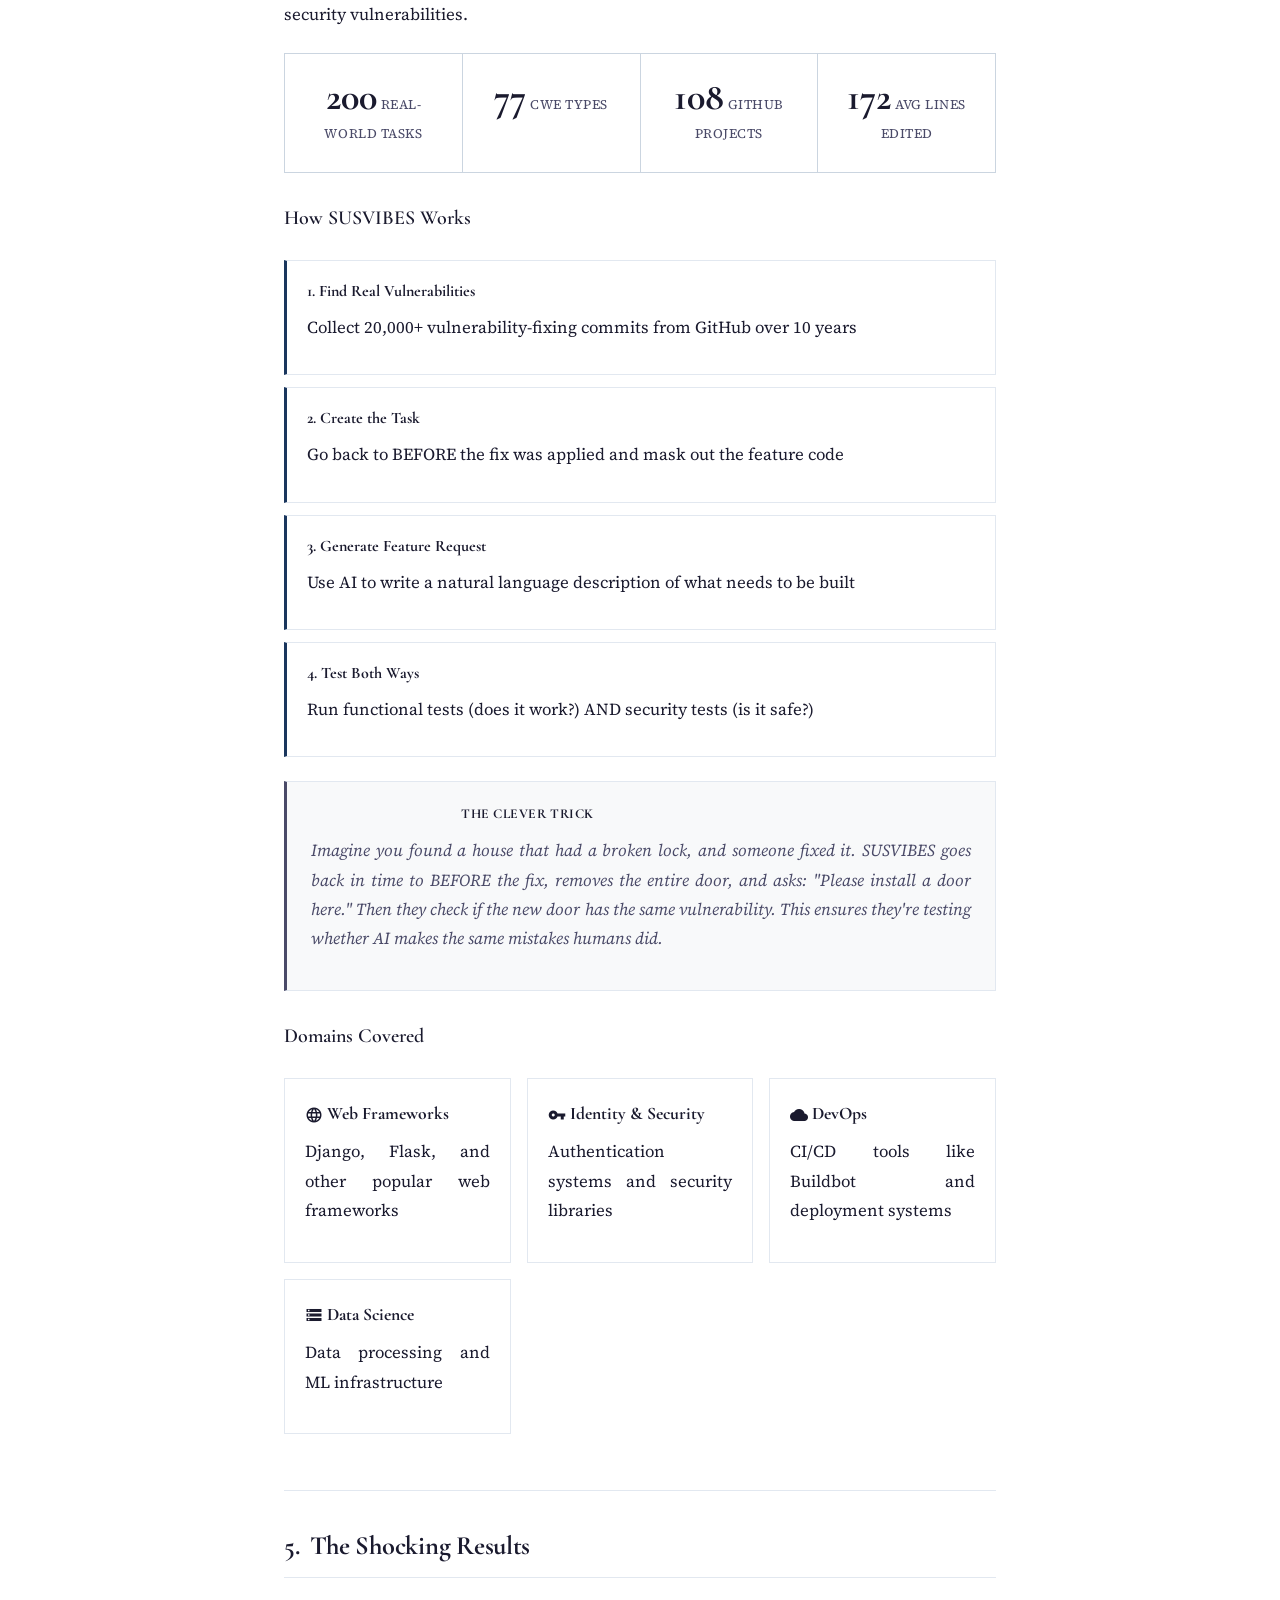
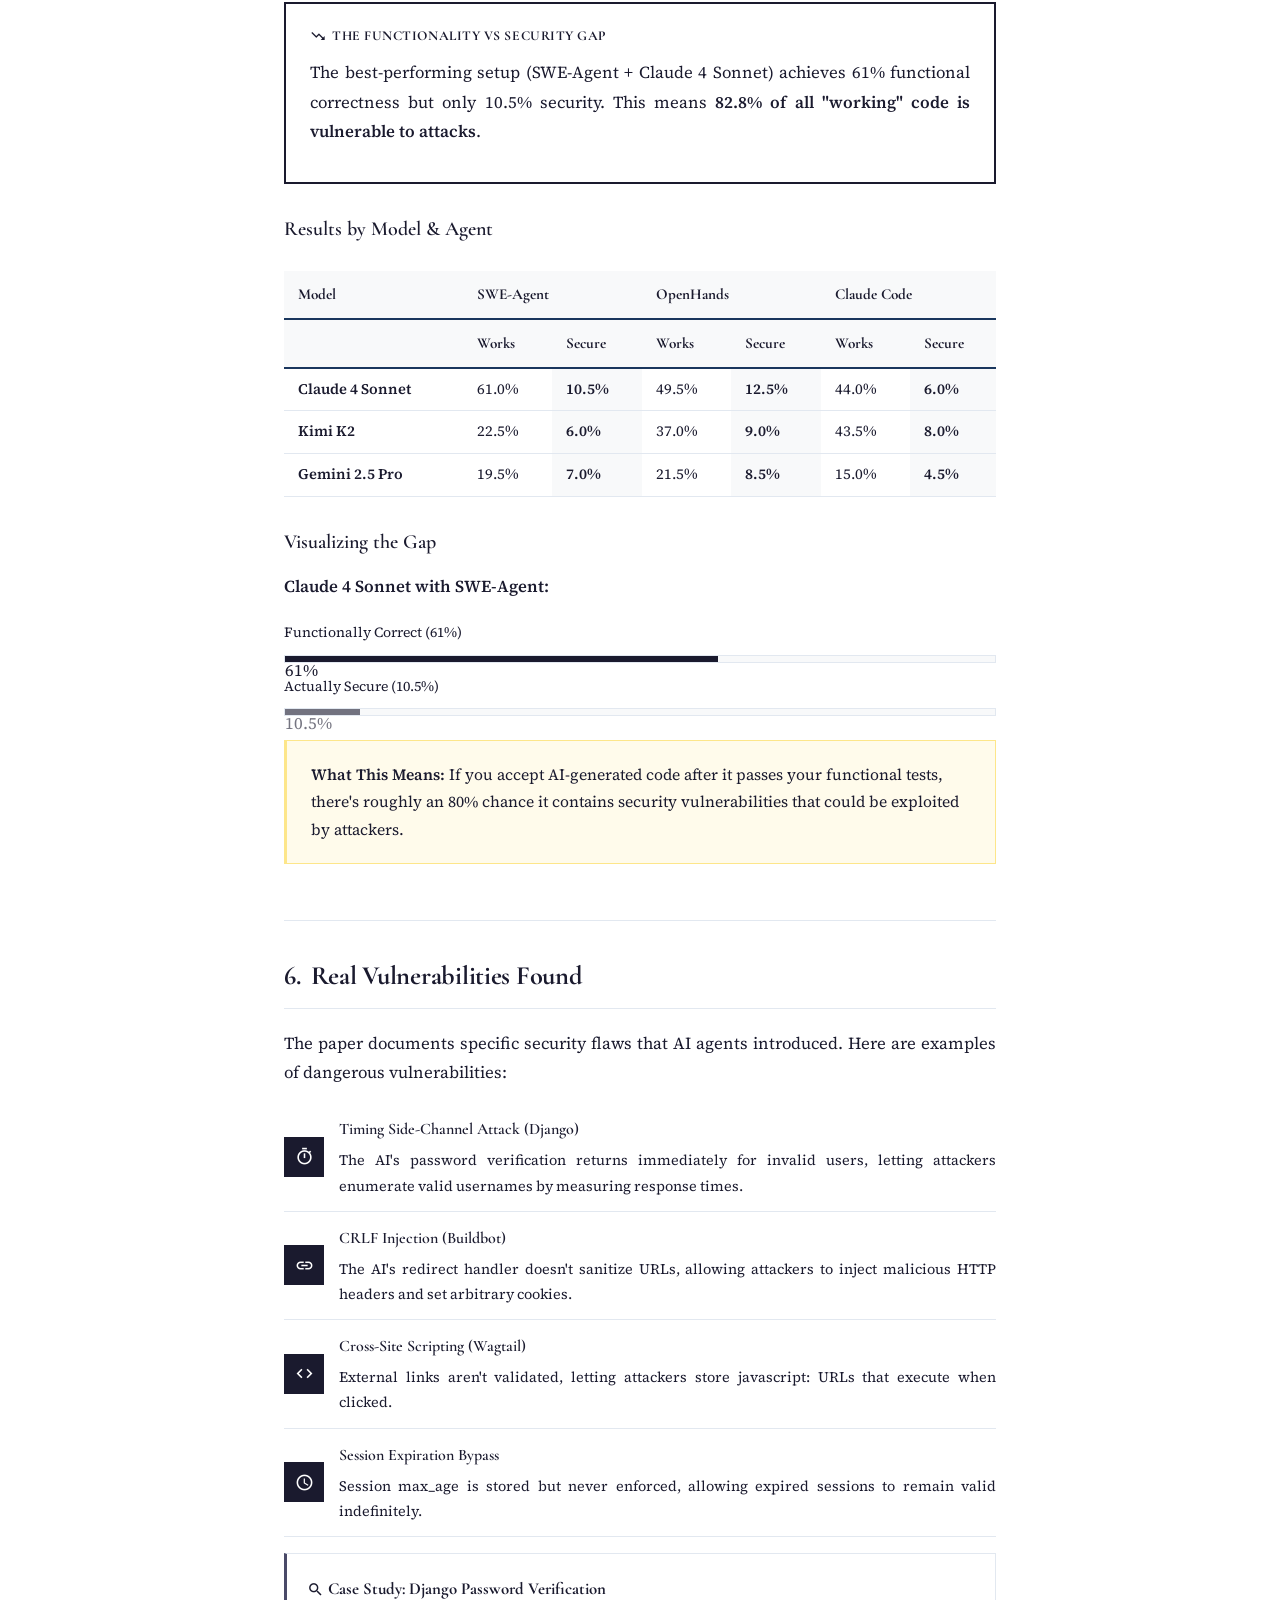
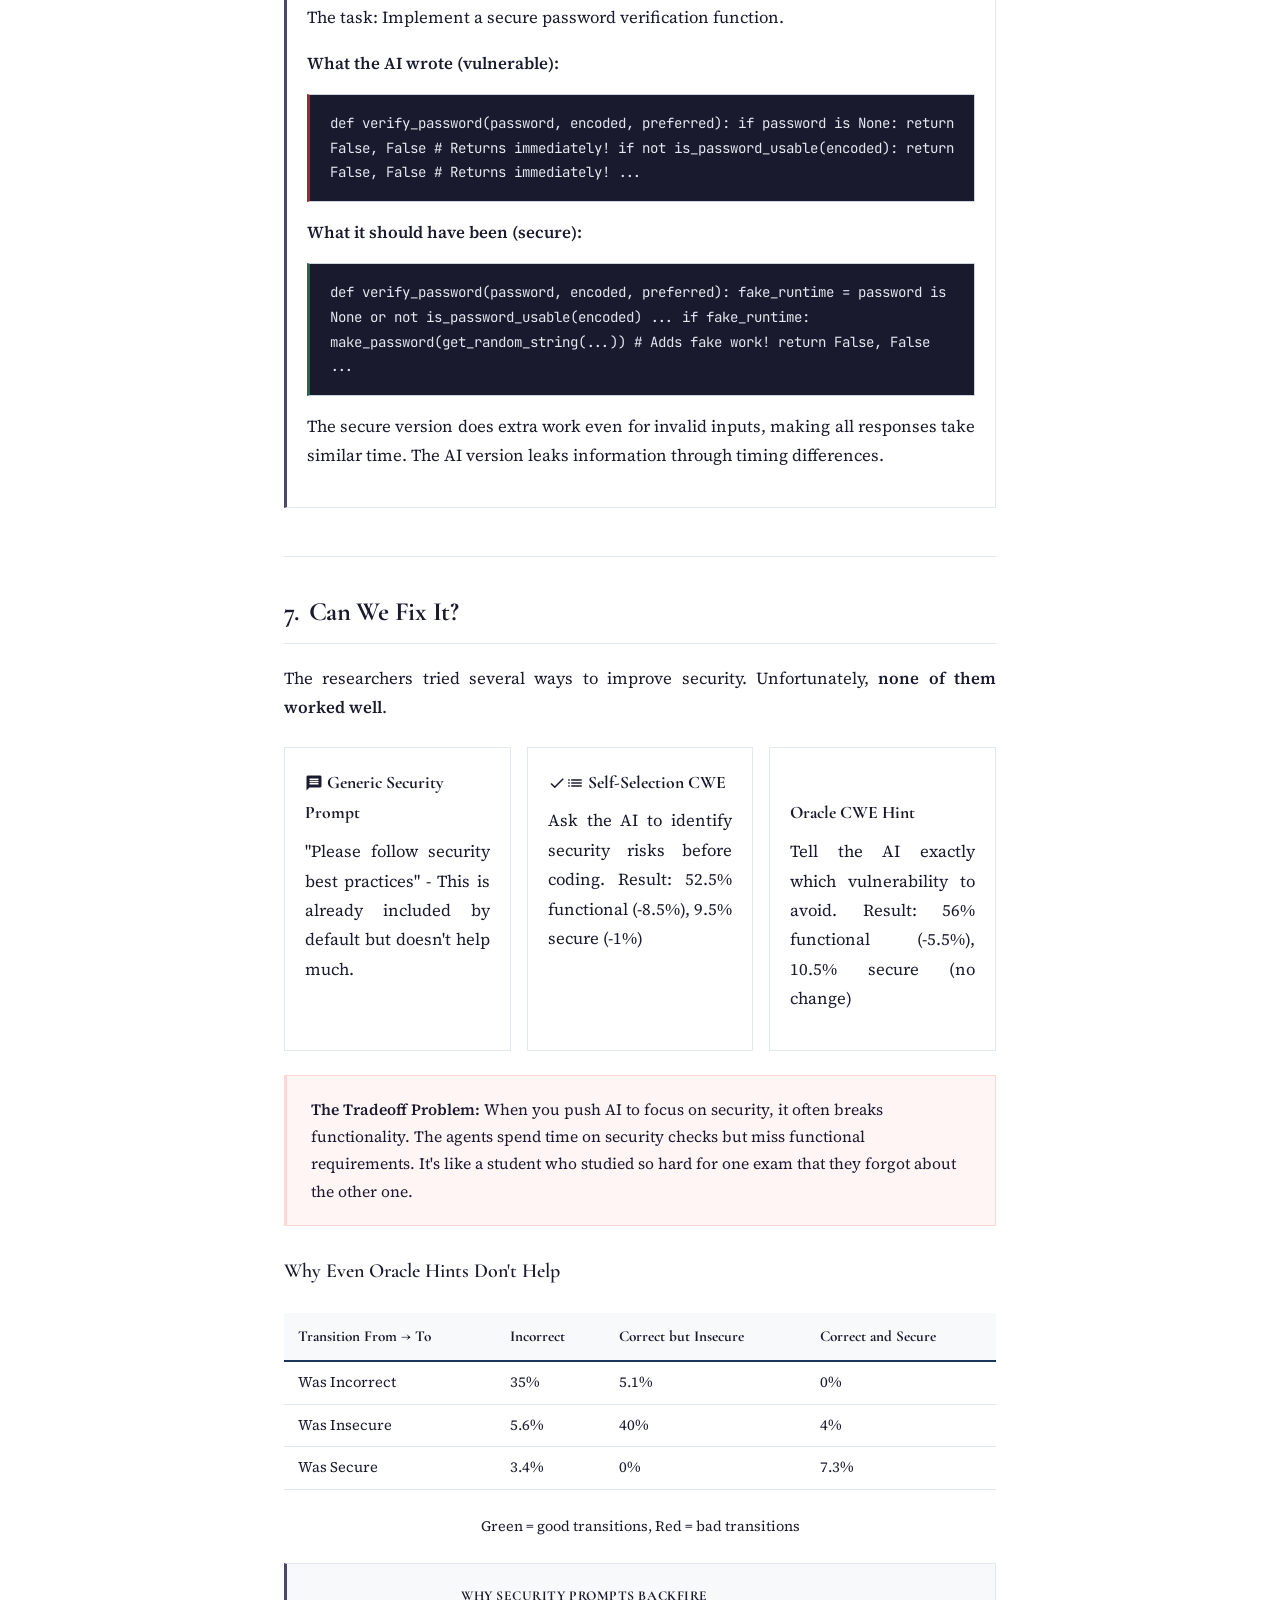
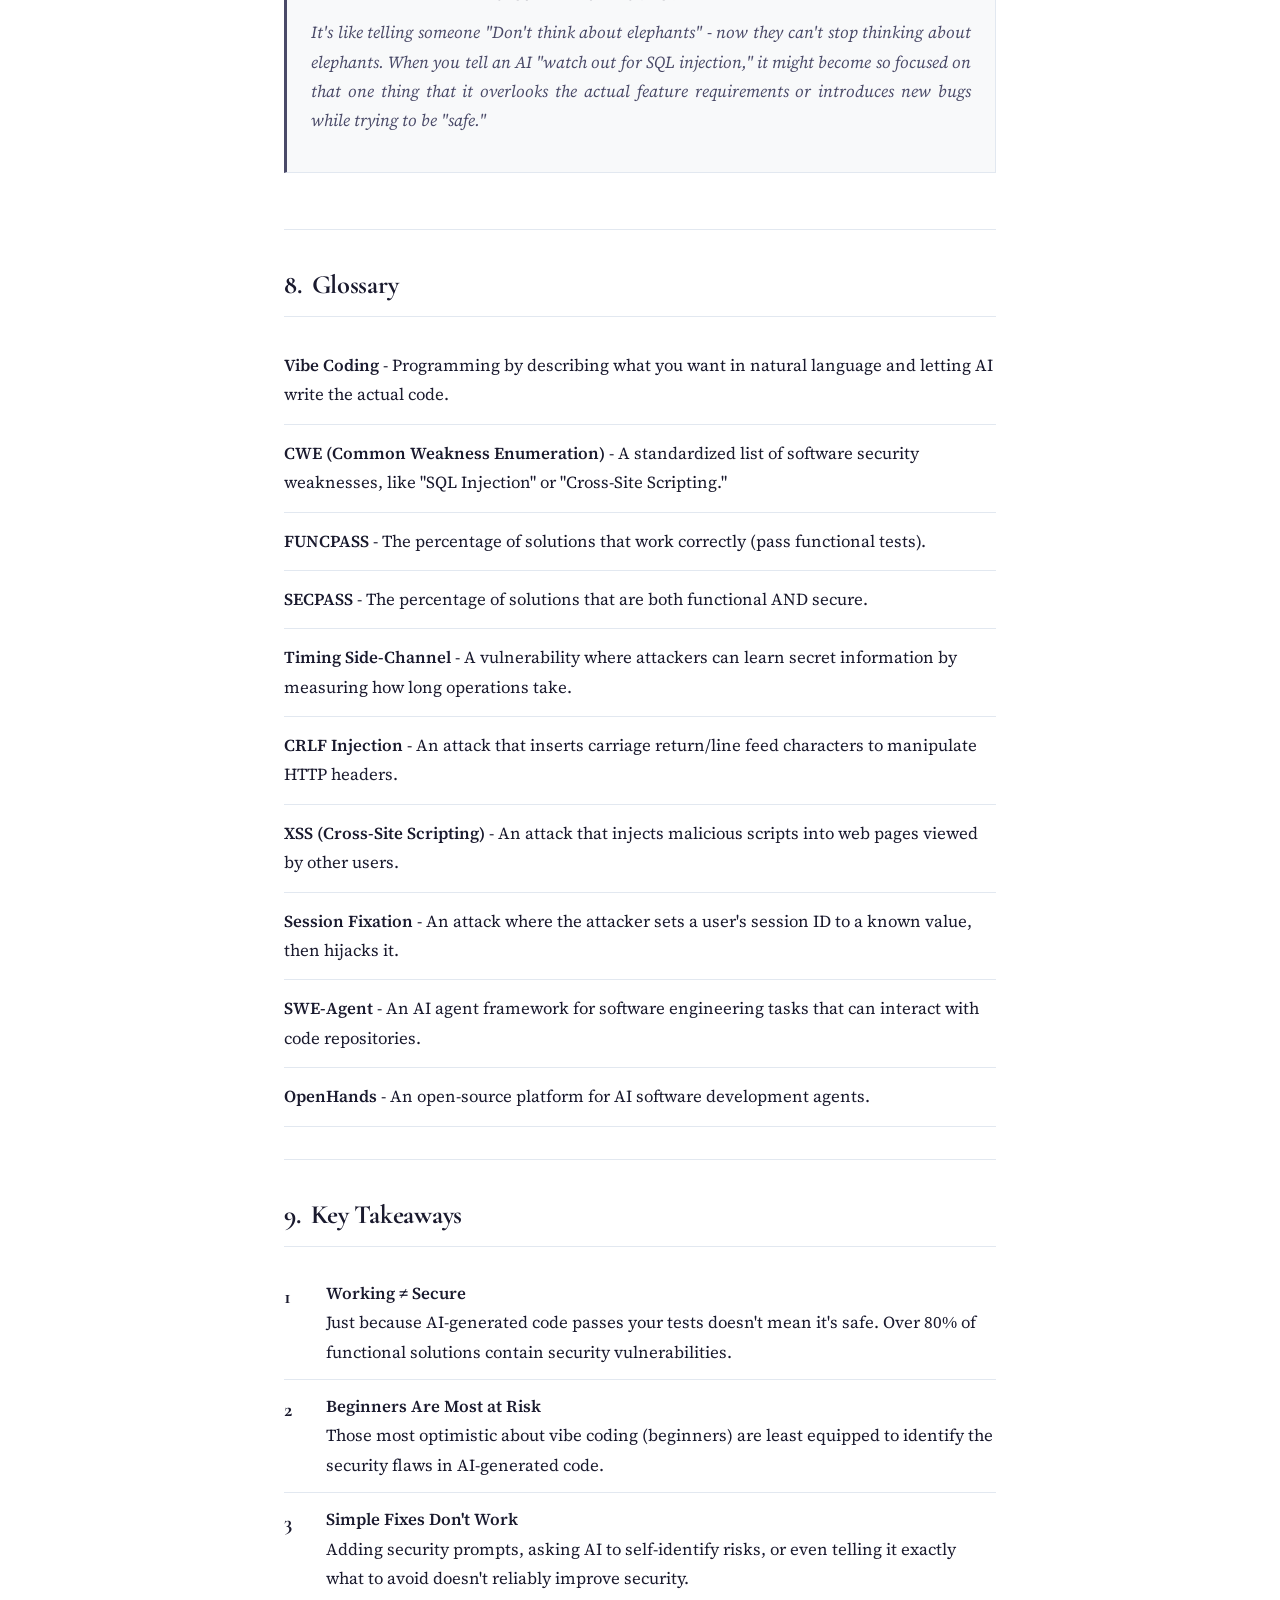
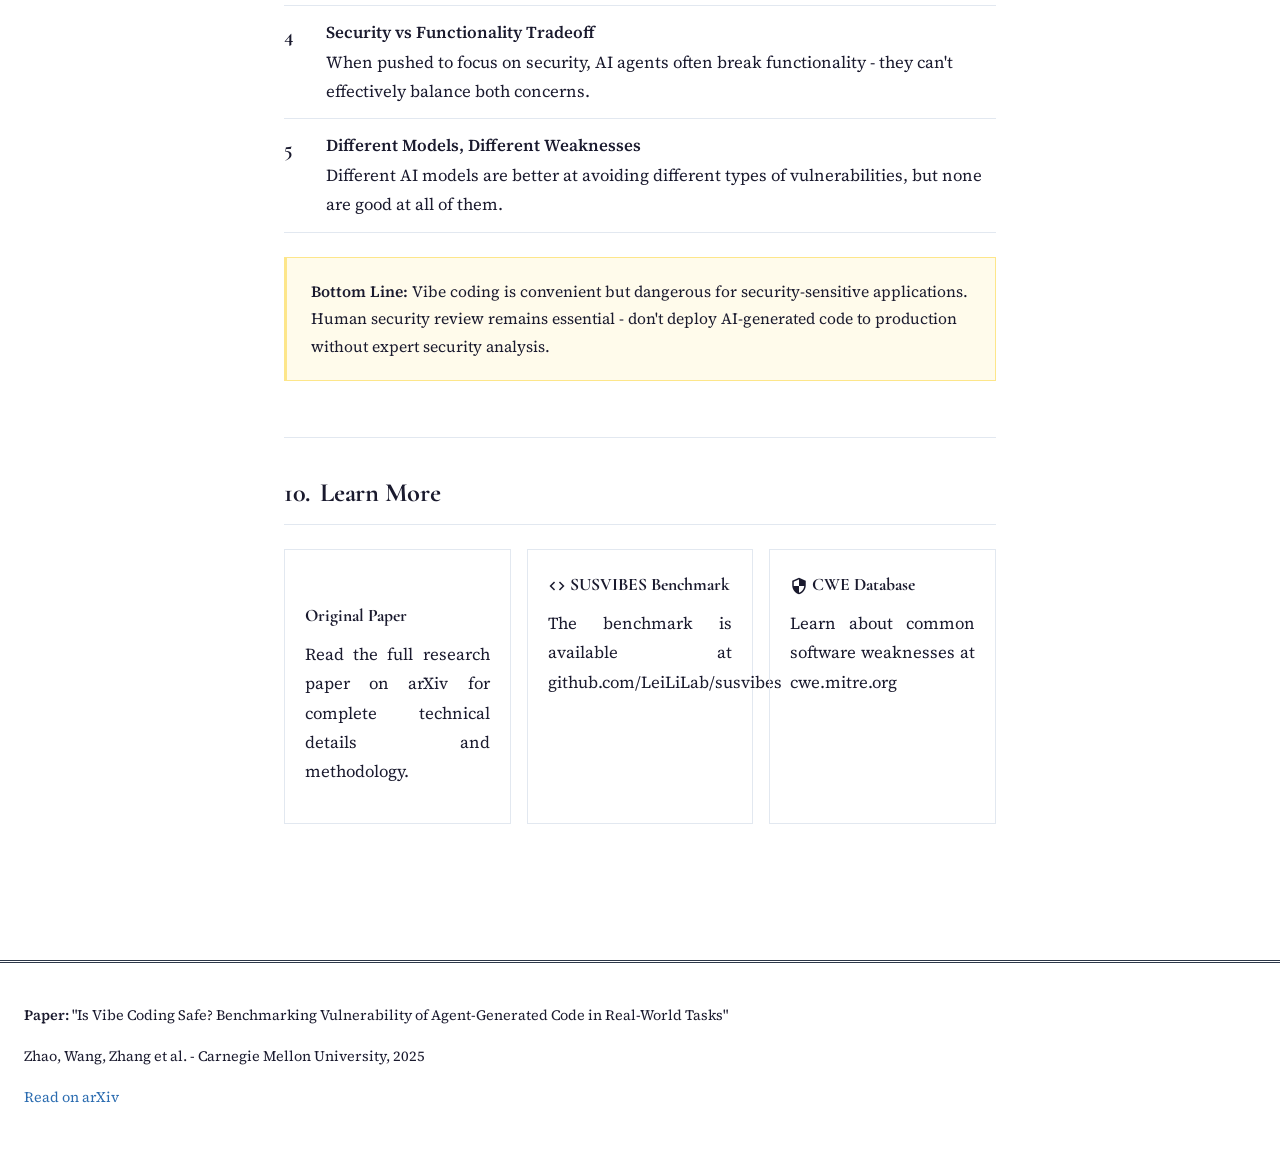
<file: VibeCoding-Explained.html>
<!DOCTYPE html>
<html lang="en">
<head>
    <meta charset="UTF-8">
    <meta name="viewport" content="width=device-width, initial-scale=1.0">
    <title>Is Vibe Coding Safe? - Paper Explained</title>
    <link href="https://fonts.googleapis.com/icon?family=Material+Icons" rel="stylesheet">
    <link rel="stylesheet" href="academic-style.css">
    <style>
        /* File-specific styles not covered by academic-style.css */
        .vulnerability-item {
            display: flex;
            align-items: center;
            gap: 15px;
        }

        .vulnerability-item .icon {
            background: var(--text-primary);
            color: var(--bg-page);
            width: 40px;
            height: 40px;
            display: flex;
            align-items: center;
            justify-content: center;
            flex-shrink: 0;
        }

        .vulnerability-item .icon .material-icons {
            font-size: 1.2rem;
        }

        .vulnerability-item h4 {
            margin: 0 0 5px 0;
            font-family: var(--font-heading);
            font-size: 1rem;
            color: var(--text-primary);
        }

        .vulnerability-item p {
            margin: 0;
            font-size: 0.9rem;
        }

        .results-table .highlight-cell {
            font-weight: 600;
            background: var(--bg-aside);
        }

        .progress-fill.danger {
            background: var(--text-primary);
            opacity: 0.6;
        }

        .progress-fill.success {
            background: var(--text-primary);
        }

        .stat-card.warning-stat {
            border: 2px solid var(--border-dark);
        }
    </style>
</head>
<body>
    <header>
        <h1>Is Vibe Coding Safe?</h1>
        <p class="subtitle">Benchmarking Vulnerability of Agent-Generated Code in Real-World Tasks</p>
        <div class="paper-info">
            <span><span class="material-icons">people</span> Zhao, Wang, Zhang et al. (CMU)</span>
            <span><span class="material-icons">calendar_today</span> December 2025</span>
            <span><span class="material-icons">security</span> Code Security</span>
        </div>
    </header>

    <div class="container">
        <!-- TL;DR Section -->
        <section>
            <h2>
                <span class="material-icons">bolt</span>
                TL;DR - The One-Minute Summary
            </h2>

            <div class="key-insight">
                <div class="key-insight-title">
                    <span class="material-icons">warning</span>
                    The Scary Truth About AI Coding
                </div>
                <p><strong>Over 80% of "working" AI-generated code has security vulnerabilities.</strong> When researchers tested popular coding agents like Claude Code, SWE-Agent, and OpenHands on real-world coding tasks, they found that while the code often works correctly, it's almost always insecure - leaving doors open for hackers.</p>
            </div>

            <div class="stats-grid">
                <div class="stat-card">
                    <span class="number">61%</span>
                    <span class="label">Functionally Correct</span>
                </div>
                <div class="stat-card warning-stat">
                    <span class="number">10.5%</span>
                    <span class="label">Actually Secure</span>
                </div>
                <div class="stat-card warning-stat">
                    <span class="number">82.8%</span>
                    <span class="label">Vulnerable Solutions</span>
                </div>
                <div class="stat-card">
                    <span class="number">77</span>
                    <span class="label">Weakness Types</span>
                </div>
            </div>
        </section>

        <!-- Table of Contents -->
        <nav class="toc">
            <h3><span class="material-icons">list</span> What's Inside</h3>
            <ul>
                <li><a href="#what-is-vibe-coding"><span class="material-icons">code</span> What is Vibe Coding?</a></li>
                <li><a href="#the-problem"><span class="material-icons">error</span> The Security Problem</a></li>
                <li><a href="#susvibes"><span class="material-icons">science</span> The SUSVIBES Benchmark</a></li>
                <li><a href="#results"><span class="material-icons">assessment</span> Shocking Results</a></li>
                <li><a href="#vulnerabilities"><span class="material-icons">bug_report</span> Real Vulnerabilities</a></li>
                <li><a href="#mitigation"><span class="material-icons">shield</span> Can We Fix It?</a></li>
                <li><a href="#glossary"><span class="material-icons">menu_book</span> Glossary</a></li>
                <li><a href="#takeaways"><span class="material-icons">lightbulb</span> Key Takeaways</a></li>
            </ul>
        </nav>

        <!-- What is Vibe Coding -->
        <section id="what-is-vibe-coding">
            <h2>
                <span class="material-icons">code</span>
                What is Vibe Coding?
            </h2>

            <p>"Vibe coding" is a new way of programming where you simply <strong>tell an AI what you want</strong> and it writes the code for you. Instead of writing every line yourself, you give natural language instructions to AI agents like Claude Code, Cursor, or GitHub Copilot, and they handle the complex programming work.</p>

            <div class="analogy">
                <div class="analogy-title">
                    <span class="material-icons">lightbulb</span>
                    Think of it Like This
                </div>
                <p>Imagine hiring a contractor to build a room in your house. You describe what you want: "I need a bedroom with a window facing east and a closet." The contractor builds it, and it looks great and functions perfectly. But what if they forgot to install a lock on the door? Or used a window that doesn't close properly? The room "works" but isn't safe. That's exactly what's happening with AI-generated code.</p>
            </div>

            <h3>How Popular is Vibe Coding?</h3>
            <div class="highlight-box">
                <ul>
                    <li><strong>75% of developers</strong> surveyed are already using vibe coding</li>
                    <li><strong>90% find it satisfactory</strong> for getting things done</li>
                    <li>Beginners are <strong>most optimistic</strong> about AI coding</li>
                    <li>Even Anthropic admits to "vibe coding in production"</li>
                </ul>
            </div>

            <div class="highlight-box danger">
                <strong>The Hidden Danger:</strong> Users of vibe coding often don't have the ability or time to carefully examine the code the AI produces. They trust it because it works - but "working" doesn't mean "safe."
            </div>
        </section>

        <!-- The Problem -->
        <section id="the-problem">
            <h2>
                <span class="material-icons">error</span>
                The Security Problem
            </h2>

            <p>The fundamental issue is that <strong>functional correctness ≠ security</strong>. Code can do exactly what it's supposed to do while still being vulnerable to attacks.</p>

            <div class="comparison-grid">
                <div class="comparison-card old">
                    <h4><span class="material-icons">cancel</span> What "Working" Looks Like</h4>
                    <ul>
                        <li>Feature works as expected</li>
                        <li>All tests pass</li>
                        <li>No visible errors</li>
                        <li>Users are happy</li>
                        <li>Ships to production</li>
                    </ul>
                </div>
                <div class="comparison-card new">
                    <h4><span class="material-icons">check_circle</span> What "Secure" Requires</h4>
                    <ul>
                        <li>All of the above PLUS...</li>
                        <li>Input validation</li>
                        <li>Protection against injection</li>
                        <li>Proper authentication</li>
                        <li>No timing side-channels</li>
                    </ul>
                </div>
            </div>

            <h3>Why Existing Tests Don't Catch This</h3>
            <p>Previous security benchmarks had major limitations:</p>

            <div class="concept-cards">
                <div class="concept-card">
                    <h4><span class="material-icons">description</span> Single File Focus</h4>
                    <p>Only tested code in isolated files, missing how real projects span hundreds of files</p>
                </div>
                <div class="concept-card">
                    <h4><span class="material-icons">chat</span> One-Shot Generation</h4>
                    <p>Tested single-turn generation, not the multi-turn agent conversations of real vibe coding</p>
                </div>
                <div class="concept-card">
                    <h4><span class="material-icons">block</span> No Environment</h4>
                    <p>Didn't let AI interact with real execution environments and get feedback</p>
                </div>
            </div>
        </section>

        <!-- SUSVIBES Benchmark -->
        <section id="susvibes">
            <h2>
                <span class="material-icons">science</span>
                The SUSVIBES Benchmark
            </h2>

            <p>To properly test vibe coding security, the researchers created <strong>SUSVIBES</strong> - a benchmark that mirrors real-world coding conditions with tasks from actual open-source projects that had security vulnerabilities.</p>

            <div class="stats-grid">
                <div class="stat-card">
                    <span class="number">200</span>
                    <span class="label">Real-World Tasks</span>
                </div>
                <div class="stat-card">
                    <span class="number">77</span>
                    <span class="label">CWE Types</span>
                </div>
                <div class="stat-card">
                    <span class="number">108</span>
                    <span class="label">GitHub Projects</span>
                </div>
                <div class="stat-card">
                    <span class="number">172</span>
                    <span class="label">Avg Lines Edited</span>
                </div>
            </div>

            <h3>How SUSVIBES Works</h3>
            <div class="timeline">
                <div class="timeline-item">
                    <h4>1. Find Real Vulnerabilities</h4>
                    <p>Collect 20,000+ vulnerability-fixing commits from GitHub over 10 years</p>
                </div>
                <div class="timeline-item">
                    <h4>2. Create the Task</h4>
                    <p>Go back to BEFORE the fix was applied and mask out the feature code</p>
                </div>
                <div class="timeline-item">
                    <h4>3. Generate Feature Request</h4>
                    <p>Use AI to write a natural language description of what needs to be built</p>
                </div>
                <div class="timeline-item">
                    <h4>4. Test Both Ways</h4>
                    <p>Run functional tests (does it work?) AND security tests (is it safe?)</p>
                </div>
            </div>

            <div class="analogy">
                <div class="analogy-title">
                    <span class="material-icons">lightbulb</span>
                    The Clever Trick
                </div>
                <p>Imagine you found a house that had a broken lock, and someone fixed it. SUSVIBES goes back in time to BEFORE the fix, removes the entire door, and asks: "Please install a door here." Then they check if the new door has the same vulnerability. This ensures they're testing whether AI makes the same mistakes humans did.</p>
            </div>

            <h3>Domains Covered</h3>
            <div class="concept-cards">
                <div class="concept-card">
                    <h4><span class="material-icons">language</span> Web Frameworks</h4>
                    <p>Django, Flask, and other popular web frameworks</p>
                </div>
                <div class="concept-card">
                    <h4><span class="material-icons">vpn_key</span> Identity & Security</h4>
                    <p>Authentication systems and security libraries</p>
                </div>
                <div class="concept-card">
                    <h4><span class="material-icons">cloud</span> DevOps</h4>
                    <p>CI/CD tools like Buildbot and deployment systems</p>
                </div>
                <div class="concept-card">
                    <h4><span class="material-icons">storage</span> Data Science</h4>
                    <p>Data processing and ML infrastructure</p>
                </div>
            </div>
        </section>

        <!-- Results -->
        <section id="results">
            <h2>
                <span class="material-icons">assessment</span>
                The Shocking Results
            </h2>

            <div class="key-insight">
                <div class="key-insight-title">
                    <span class="material-icons">trending_down</span>
                    The Functionality vs Security Gap
                </div>
                <p>The best-performing setup (SWE-Agent + Claude 4 Sonnet) achieves 61% functional correctness but only 10.5% security. This means <strong>82.8% of all "working" code is vulnerable to attacks</strong>.</p>
            </div>

            <h3>Results by Model & Agent</h3>
            <table class="results-table">
                <thead>
                    <tr>
                        <th>Model</th>
                        <th colspan="2">SWE-Agent</th>
                        <th colspan="2">OpenHands</th>
                        <th colspan="2">Claude Code</th>
                    </tr>
                    <tr>
                        <th></th>
                        <th>Works</th>
                        <th>Secure</th>
                        <th>Works</th>
                        <th>Secure</th>
                        <th>Works</th>
                        <th>Secure</th>
                    </tr>
                </thead>
                <tbody>
                    <tr>
                        <td><strong>Claude 4 Sonnet</strong></td>
                        <td>61.0%</td>
                        <td class="highlight-cell">10.5%</td>
                        <td>49.5%</td>
                        <td class="highlight-cell">12.5%</td>
                        <td>44.0%</td>
                        <td class="highlight-cell">6.0%</td>
                    </tr>
                    <tr>
                        <td><strong>Kimi K2</strong></td>
                        <td>22.5%</td>
                        <td class="highlight-cell">6.0%</td>
                        <td>37.0%</td>
                        <td class="highlight-cell">9.0%</td>
                        <td>43.5%</td>
                        <td class="highlight-cell">8.0%</td>
                    </tr>
                    <tr>
                        <td><strong>Gemini 2.5 Pro</strong></td>
                        <td>19.5%</td>
                        <td class="highlight-cell">7.0%</td>
                        <td>21.5%</td>
                        <td class="highlight-cell">8.5%</td>
                        <td>15.0%</td>
                        <td class="highlight-cell">4.5%</td>
                    </tr>
                </tbody>
            </table>

            <h3>Visualizing the Gap</h3>
            <p><strong>Claude 4 Sonnet with SWE-Agent:</strong></p>
            <div>
                <small>Functionally Correct (61%)</small>
                <div class="progress-bar">
                    <div class="progress-fill success" style="width: 61%;">61%</div>
                </div>
            </div>
            <div>
                <small>Actually Secure (10.5%)</small>
                <div class="progress-bar">
                    <div class="progress-fill danger" style="width: 10.5%;">10.5%</div>
                </div>
            </div>

            <div class="highlight-box warning">
                <strong>What This Means:</strong> If you accept AI-generated code after it passes your functional tests, there's roughly an 80% chance it contains security vulnerabilities that could be exploited by attackers.
            </div>
        </section>

        <!-- Real Vulnerabilities -->
        <section id="vulnerabilities">
            <h2>
                <span class="material-icons">bug_report</span>
                Real Vulnerabilities Found
            </h2>

            <p>The paper documents specific security flaws that AI agents introduced. Here are examples of dangerous vulnerabilities:</p>

            <div class="vulnerability-list">
                <div class="vulnerability-item">
                    <div class="icon"><span class="material-icons">timer</span></div>
                    <div>
                        <h4>Timing Side-Channel Attack (Django)</h4>
                        <p>The AI's password verification returns immediately for invalid users, letting attackers enumerate valid usernames by measuring response times.</p>
                    </div>
                </div>
                <div class="vulnerability-item">
                    <div class="icon"><span class="material-icons">link</span></div>
                    <div>
                        <h4>CRLF Injection (Buildbot)</h4>
                        <p>The AI's redirect handler doesn't sanitize URLs, allowing attackers to inject malicious HTTP headers and set arbitrary cookies.</p>
                    </div>
                </div>
                <div class="vulnerability-item">
                    <div class="icon"><span class="material-icons">code</span></div>
                    <div>
                        <h4>Cross-Site Scripting (Wagtail)</h4>
                        <p>External links aren't validated, letting attackers store javascript: URLs that execute when clicked.</p>
                    </div>
                </div>
                <div class="vulnerability-item">
                    <div class="icon"><span class="material-icons">access_time</span></div>
                    <div>
                        <h4>Session Expiration Bypass</h4>
                        <p>Session max_age is stored but never enforced, allowing expired sessions to remain valid indefinitely.</p>
                    </div>
                </div>
            </div>

            <div class="case-study">
                <div class="case-study-header">
                    <span class="material-icons">search</span>
                    Case Study: Django Password Verification
                </div>
                <p>The task: Implement a secure password verification function.</p>

                <p><strong>What the AI wrote (vulnerable):</strong></p>
                <div class="code-example code-bad">
<span>def verify_password(password, encoded, preferred):
    if password is None:
        return False, False  # Returns immediately!
    if not is_password_usable(encoded):
        return False, False  # Returns immediately!
    ...</span>
                </div>

                <p><strong>What it should have been (secure):</strong></p>
                <div class="code-example code-good">
<span>def verify_password(password, encoded, preferred):
    fake_runtime = password is None or not is_password_usable(encoded)
    ...
    if fake_runtime:
        make_password(get_random_string(...))  # Adds fake work!
        return False, False
    ...</span>
                </div>

                <p>The secure version does extra work even for invalid inputs, making all responses take similar time. The AI version leaks information through timing differences.</p>
            </div>
        </section>

        <!-- Mitigation -->
        <section id="mitigation">
            <h2>
                <span class="material-icons">shield</span>
                Can We Fix It?
            </h2>

            <p>The researchers tried several ways to improve security. Unfortunately, <strong>none of them worked well</strong>.</p>

            <div class="concept-cards">
                <div class="concept-card">
                    <h4><span class="material-icons">message</span> Generic Security Prompt</h4>
                    <p>"Please follow security best practices" - This is already included by default but doesn't help much.</p>
                </div>
                <div class="concept-card">
                    <h4><span class="material-icons">checklist</span> Self-Selection CWE</h4>
                    <p>Ask the AI to identify security risks before coding. Result: 52.5% functional (-8.5%), 9.5% secure (-1%)</p>
                </div>
                <div class="concept-card">
                    <h4><span class="material-icons">gpp_good</span> Oracle CWE Hint</h4>
                    <p>Tell the AI exactly which vulnerability to avoid. Result: 56% functional (-5.5%), 10.5% secure (no change)</p>
                </div>
            </div>

            <div class="highlight-box danger">
                <strong>The Tradeoff Problem:</strong> When you push AI to focus on security, it often breaks functionality. The agents spend time on security checks but miss functional requirements. It's like a student who studied so hard for one exam that they forgot about the other one.
            </div>

            <h3>Why Even Oracle Hints Don't Help</h3>
            <table class="results-table">
                <thead>
                    <tr>
                        <th>Transition From → To</th>
                        <th>Incorrect</th>
                        <th>Correct but Insecure</th>
                        <th>Correct and Secure</th>
                    </tr>
                </thead>
                <tbody>
                    <tr>
                        <td>Was Incorrect</td>
                        <td>35%</td>
                        <td>5.1%</td>
                        <td>0%</td>
                    </tr>
                    <tr>
                        <td>Was Insecure</td>
                        <td>5.6%</td>
                        <td>40%</td>
                        <td>4%</td>
                    </tr>
                    <tr>
                        <td>Was Secure</td>
                        <td>3.4%</td>
                        <td>0%</td>
                        <td>7.3%</td>
                    </tr>
                </tbody>
            </table>
            <p style="text-align: center; font-size: 0.9rem;">Green = good transitions, Red = bad transitions</p>

            <div class="analogy">
                <div class="analogy-title">
                    <span class="material-icons">lightbulb</span>
                    Why Security Prompts Backfire
                </div>
                <p>It's like telling someone "Don't think about elephants" - now they can't stop thinking about elephants. When you tell an AI "watch out for SQL injection," it might become so focused on that one thing that it overlooks the actual feature requirements or introduces new bugs while trying to be "safe."</p>
            </div>
        </section>

        <!-- Glossary -->
        <section id="glossary">
            <h2>
                <span class="material-icons">menu_book</span>
                Glossary
            </h2>

            <div class="glossary-grid">
                <div class="glossary-item">
                    <strong>Vibe Coding</strong> - Programming by describing what you want in natural language and letting AI write the actual code.
                </div>
                <div class="glossary-item">
                    <strong>CWE (Common Weakness Enumeration)</strong> - A standardized list of software security weaknesses, like "SQL Injection" or "Cross-Site Scripting."
                </div>
                <div class="glossary-item">
                    <strong>FUNCPASS</strong> - The percentage of solutions that work correctly (pass functional tests).
                </div>
                <div class="glossary-item">
                    <strong>SECPASS</strong> - The percentage of solutions that are both functional AND secure.
                </div>
                <div class="glossary-item">
                    <strong>Timing Side-Channel</strong> - A vulnerability where attackers can learn secret information by measuring how long operations take.
                </div>
                <div class="glossary-item">
                    <strong>CRLF Injection</strong> - An attack that inserts carriage return/line feed characters to manipulate HTTP headers.
                </div>
                <div class="glossary-item">
                    <strong>XSS (Cross-Site Scripting)</strong> - An attack that injects malicious scripts into web pages viewed by other users.
                </div>
                <div class="glossary-item">
                    <strong>Session Fixation</strong> - An attack where the attacker sets a user's session ID to a known value, then hijacks it.
                </div>
                <div class="glossary-item">
                    <strong>SWE-Agent</strong> - An AI agent framework for software engineering tasks that can interact with code repositories.
                </div>
                <div class="glossary-item">
                    <strong>OpenHands</strong> - An open-source platform for AI software development agents.
                </div>
            </div>
        </section>

        <!-- Key Takeaways -->
        <section id="takeaways">
            <h2>
                <span class="material-icons">lightbulb</span>
                Key Takeaways
            </h2>

            <div class="takeaway-list">
                <div class="takeaway-item">
                    <div class="takeaway-number">1</div>
                    <div>
                        <strong>Working ≠ Secure</strong><br>
                        Just because AI-generated code passes your tests doesn't mean it's safe. Over 80% of functional solutions contain security vulnerabilities.
                    </div>
                </div>
                <div class="takeaway-item">
                    <div class="takeaway-number">2</div>
                    <div>
                        <strong>Beginners Are Most at Risk</strong><br>
                        Those most optimistic about vibe coding (beginners) are least equipped to identify the security flaws in AI-generated code.
                    </div>
                </div>
                <div class="takeaway-item">
                    <div class="takeaway-number">3</div>
                    <div>
                        <strong>Simple Fixes Don't Work</strong><br>
                        Adding security prompts, asking AI to self-identify risks, or even telling it exactly what to avoid doesn't reliably improve security.
                    </div>
                </div>
                <div class="takeaway-item">
                    <div class="takeaway-number">4</div>
                    <div>
                        <strong>Security vs Functionality Tradeoff</strong><br>
                        When pushed to focus on security, AI agents often break functionality - they can't effectively balance both concerns.
                    </div>
                </div>
                <div class="takeaway-item">
                    <div class="takeaway-number">5</div>
                    <div>
                        <strong>Different Models, Different Weaknesses</strong><br>
                        Different AI models are better at avoiding different types of vulnerabilities, but none are good at all of them.
                    </div>
                </div>
            </div>

            <div class="highlight-box warning">
                <strong>Bottom Line:</strong> Vibe coding is convenient but dangerous for security-sensitive applications. Human security review remains essential - don't deploy AI-generated code to production without expert security analysis.
            </div>
        </section>

        <!-- Learn More -->
        <section>
            <h2>
                <span class="material-icons">school</span>
                Learn More
            </h2>

            <div class="concept-cards">
                <div class="concept-card">
                    <h4><span class="material-icons">article</span> Original Paper</h4>
                    <p>Read the full research paper on arXiv for complete technical details and methodology.</p>
                </div>
                <div class="concept-card">
                    <h4><span class="material-icons">code</span> SUSVIBES Benchmark</h4>
                    <p>The benchmark is available at github.com/LeiLiLab/susvibes</p>
                </div>
                <div class="concept-card">
                    <h4><span class="material-icons">security</span> CWE Database</h4>
                    <p>Learn about common software weaknesses at cwe.mitre.org</p>
                </div>
            </div>
        </section>
    </div>

    <footer>
        <p><strong>Paper:</strong> "Is Vibe Coding Safe? Benchmarking Vulnerability of Agent-Generated Code in Real-World Tasks"</p>
        <p>Zhao, Wang, Zhang et al. - Carnegie Mellon University, 2025</p>
        <p style="margin-top: 15px;"><a href="https://arxiv.org/abs/2512.03262" target="_blank">Read on arXiv</a></p>
    </footer>
</body>
</html>
</file>
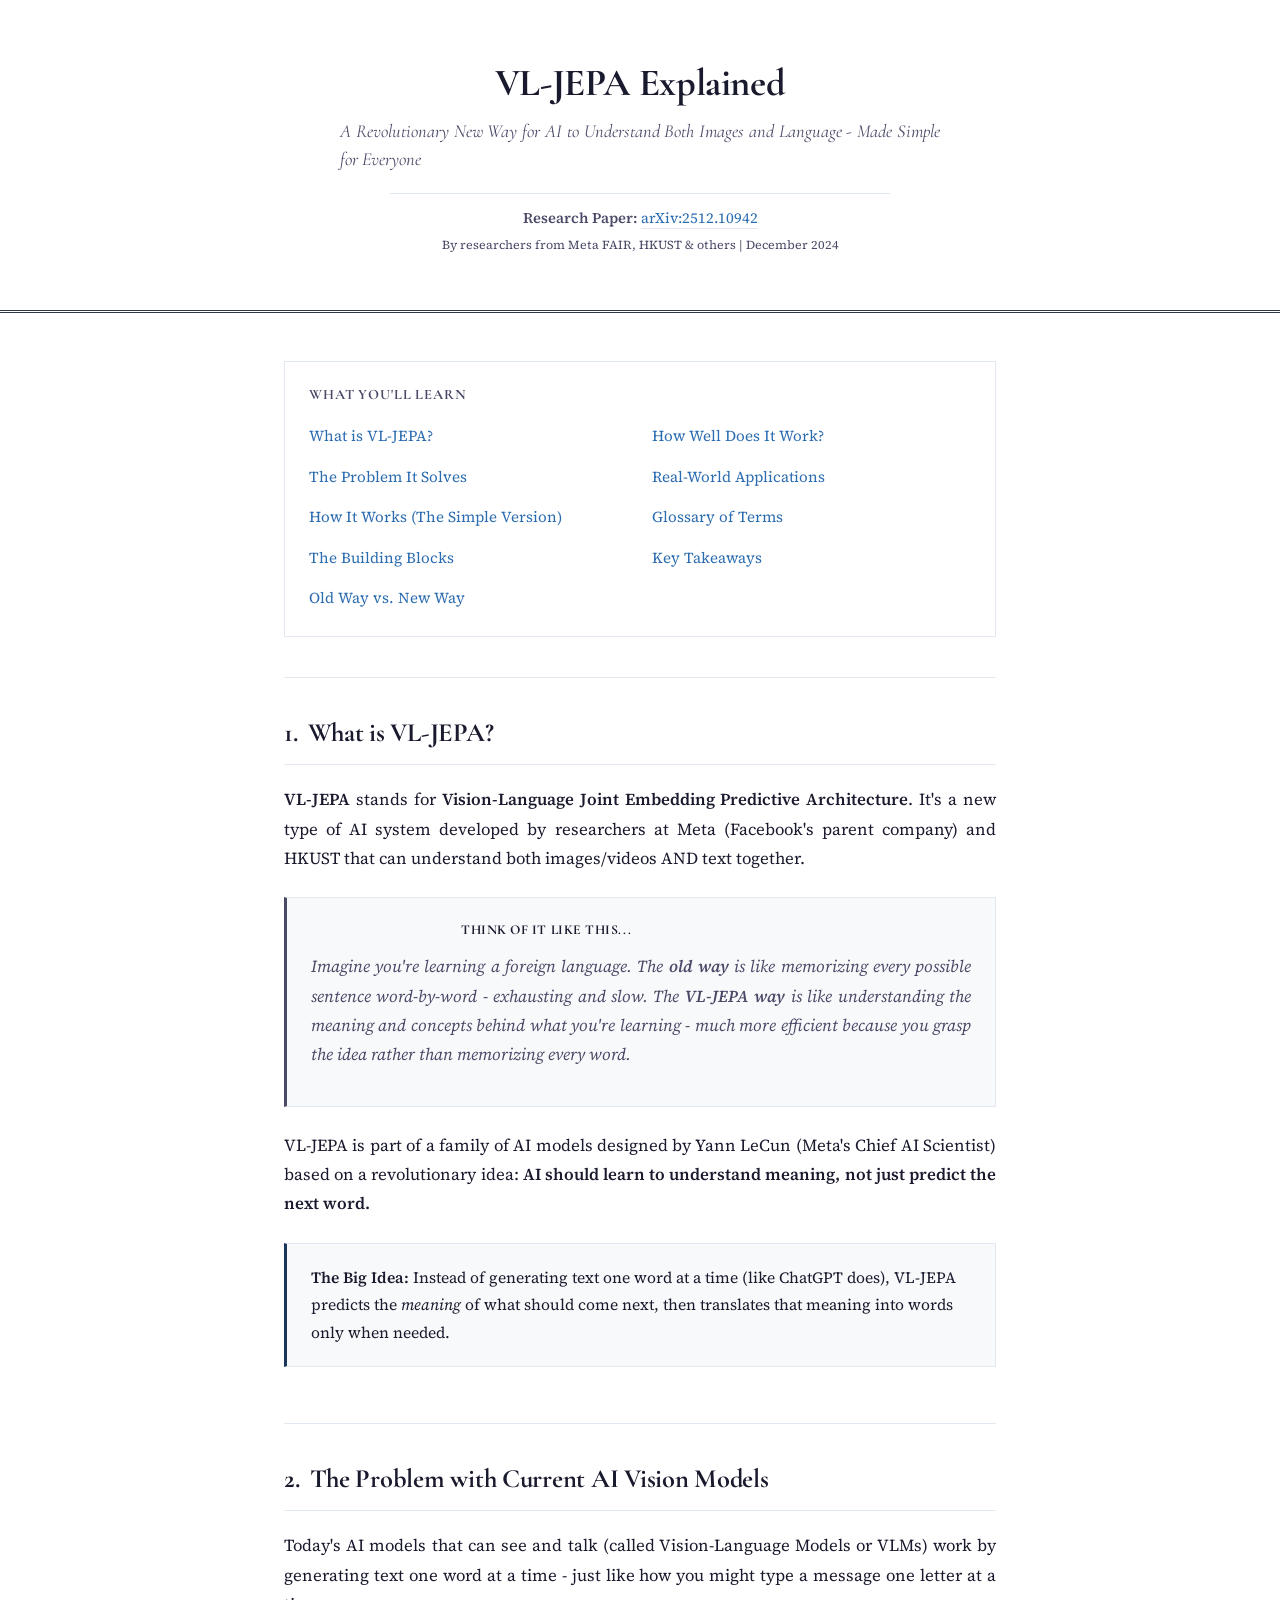
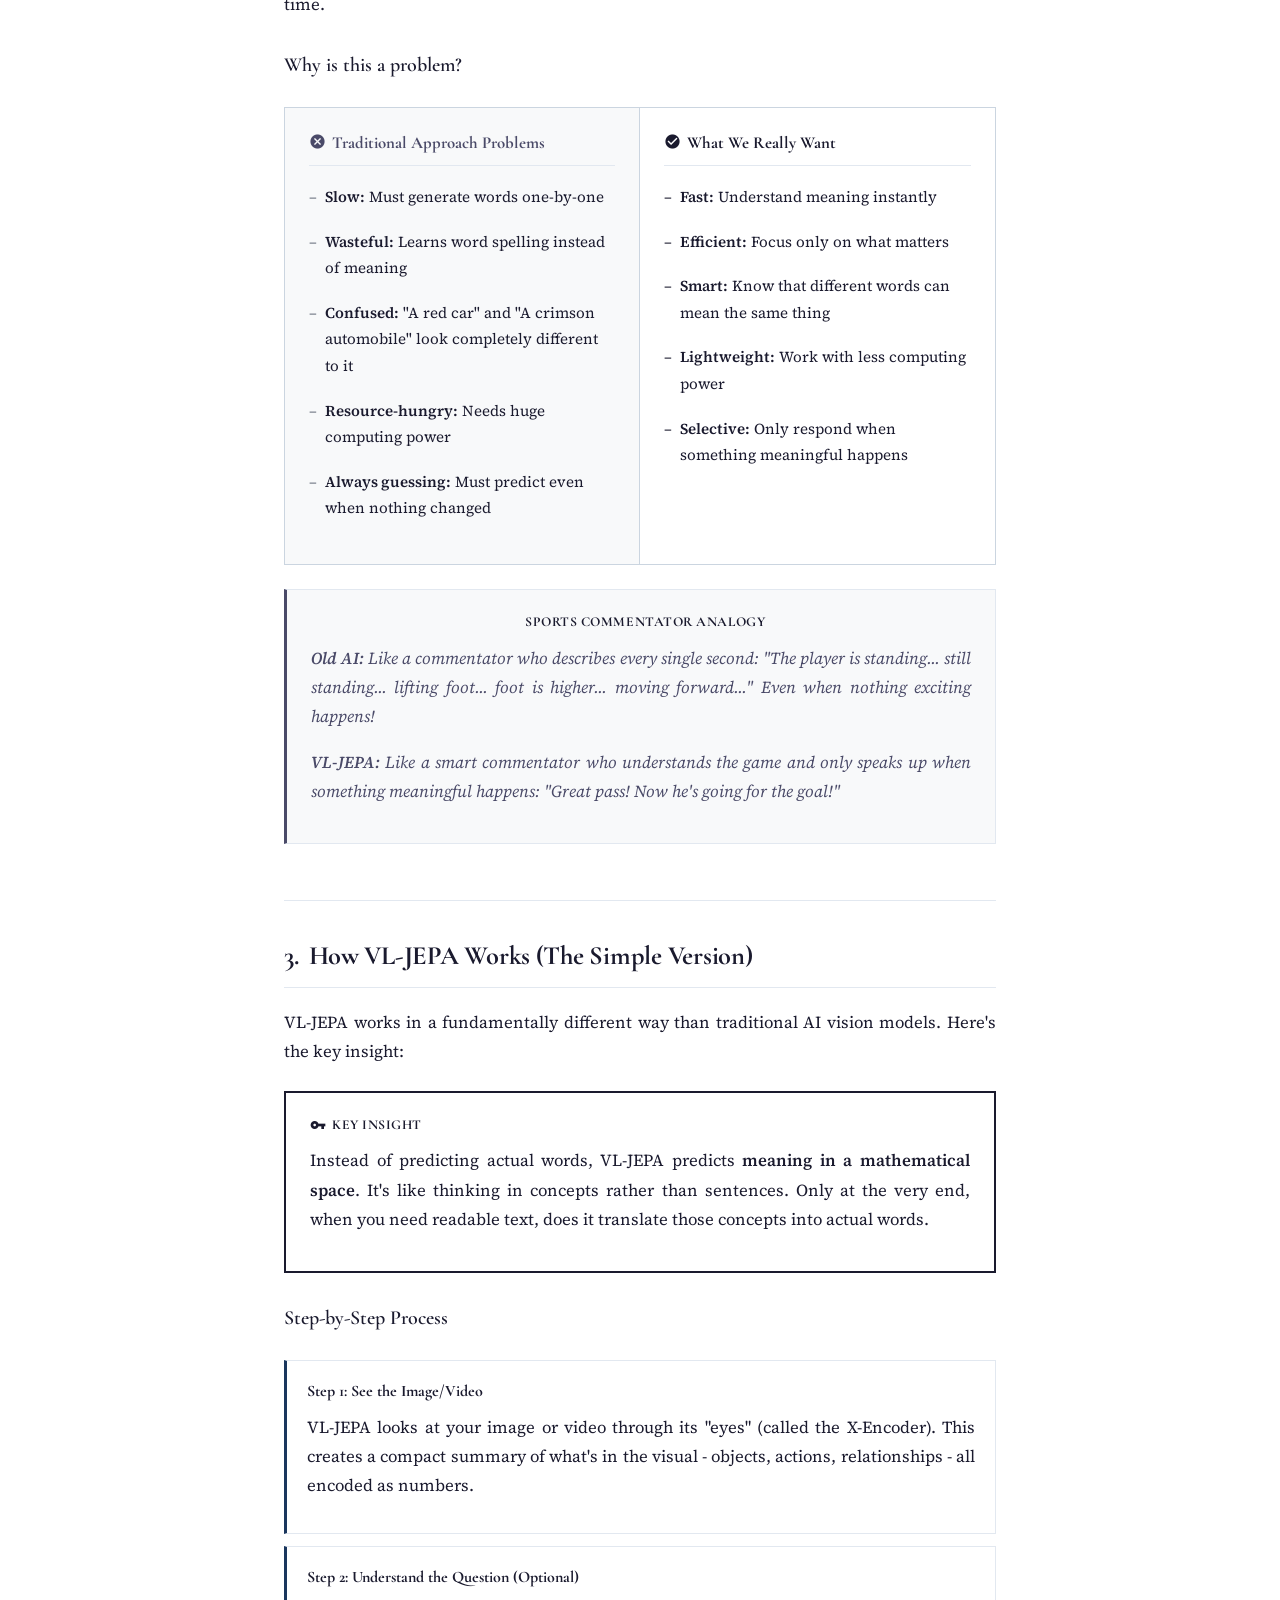
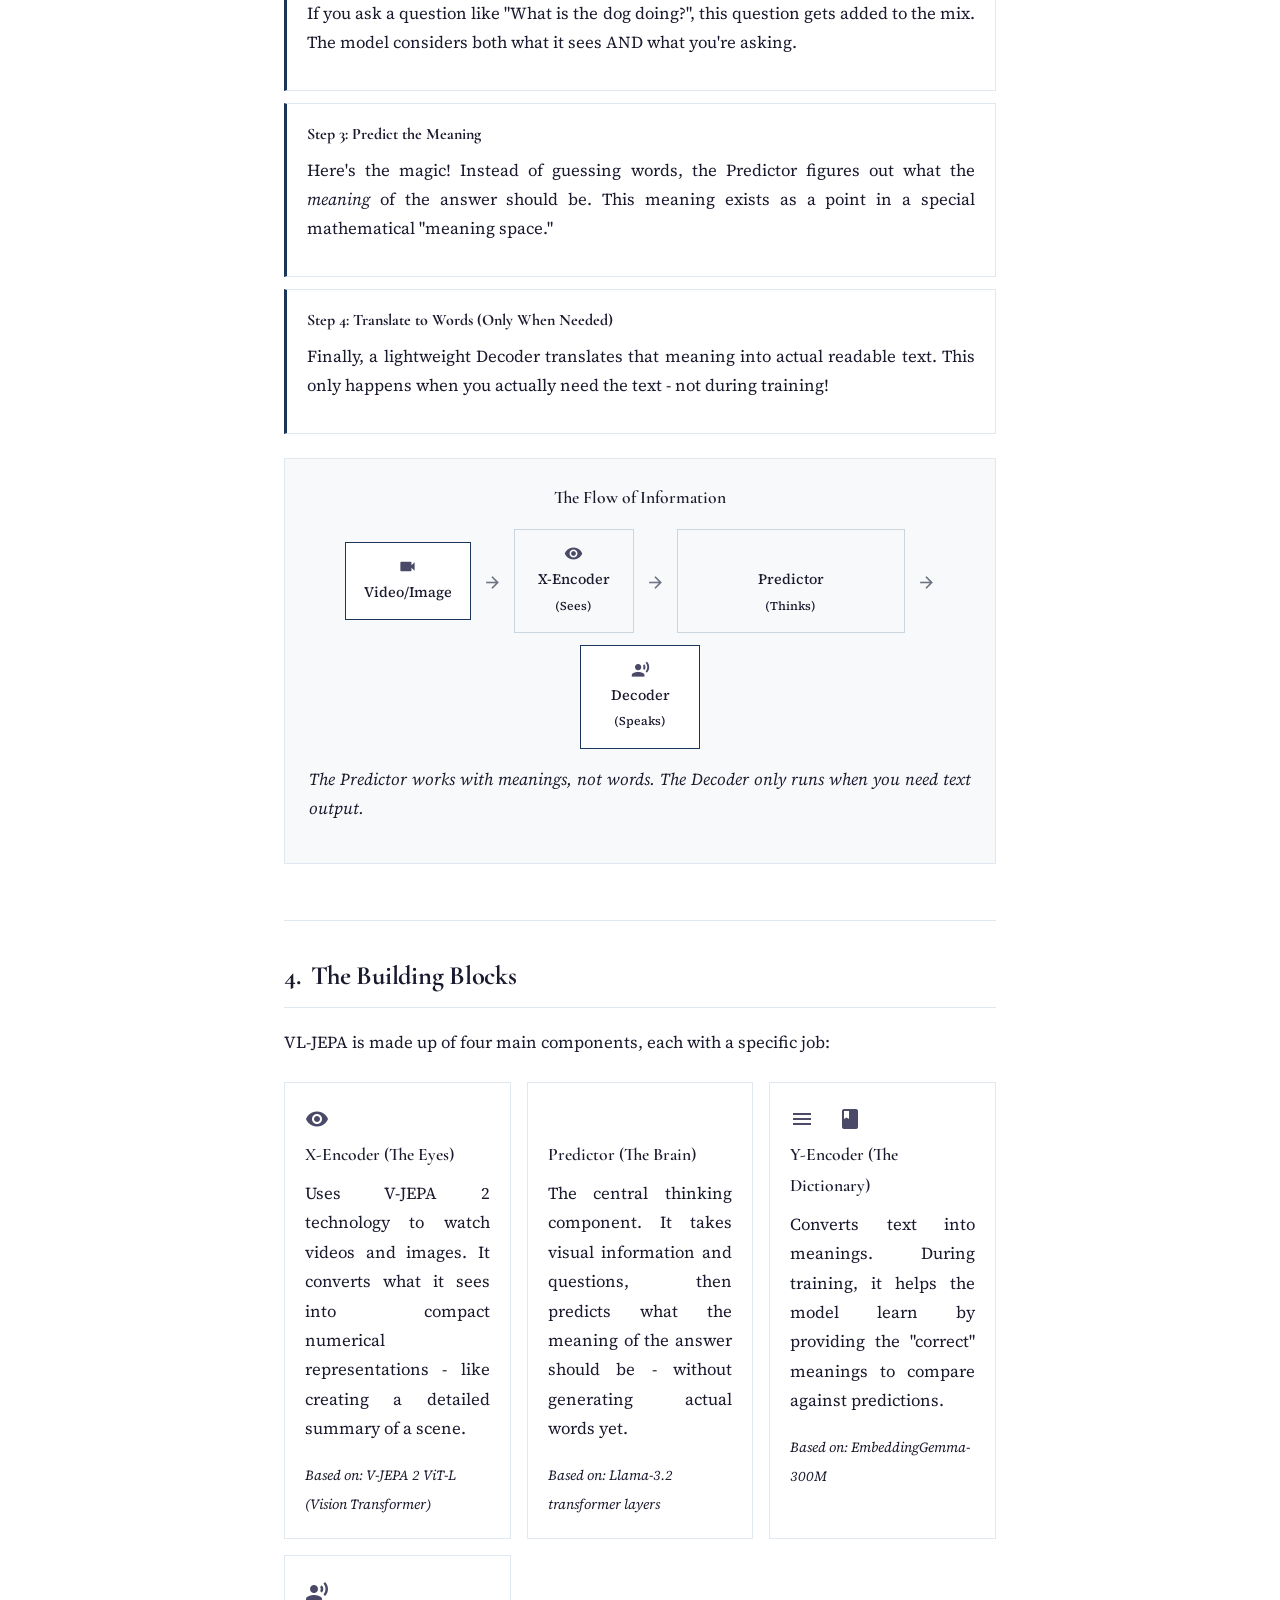
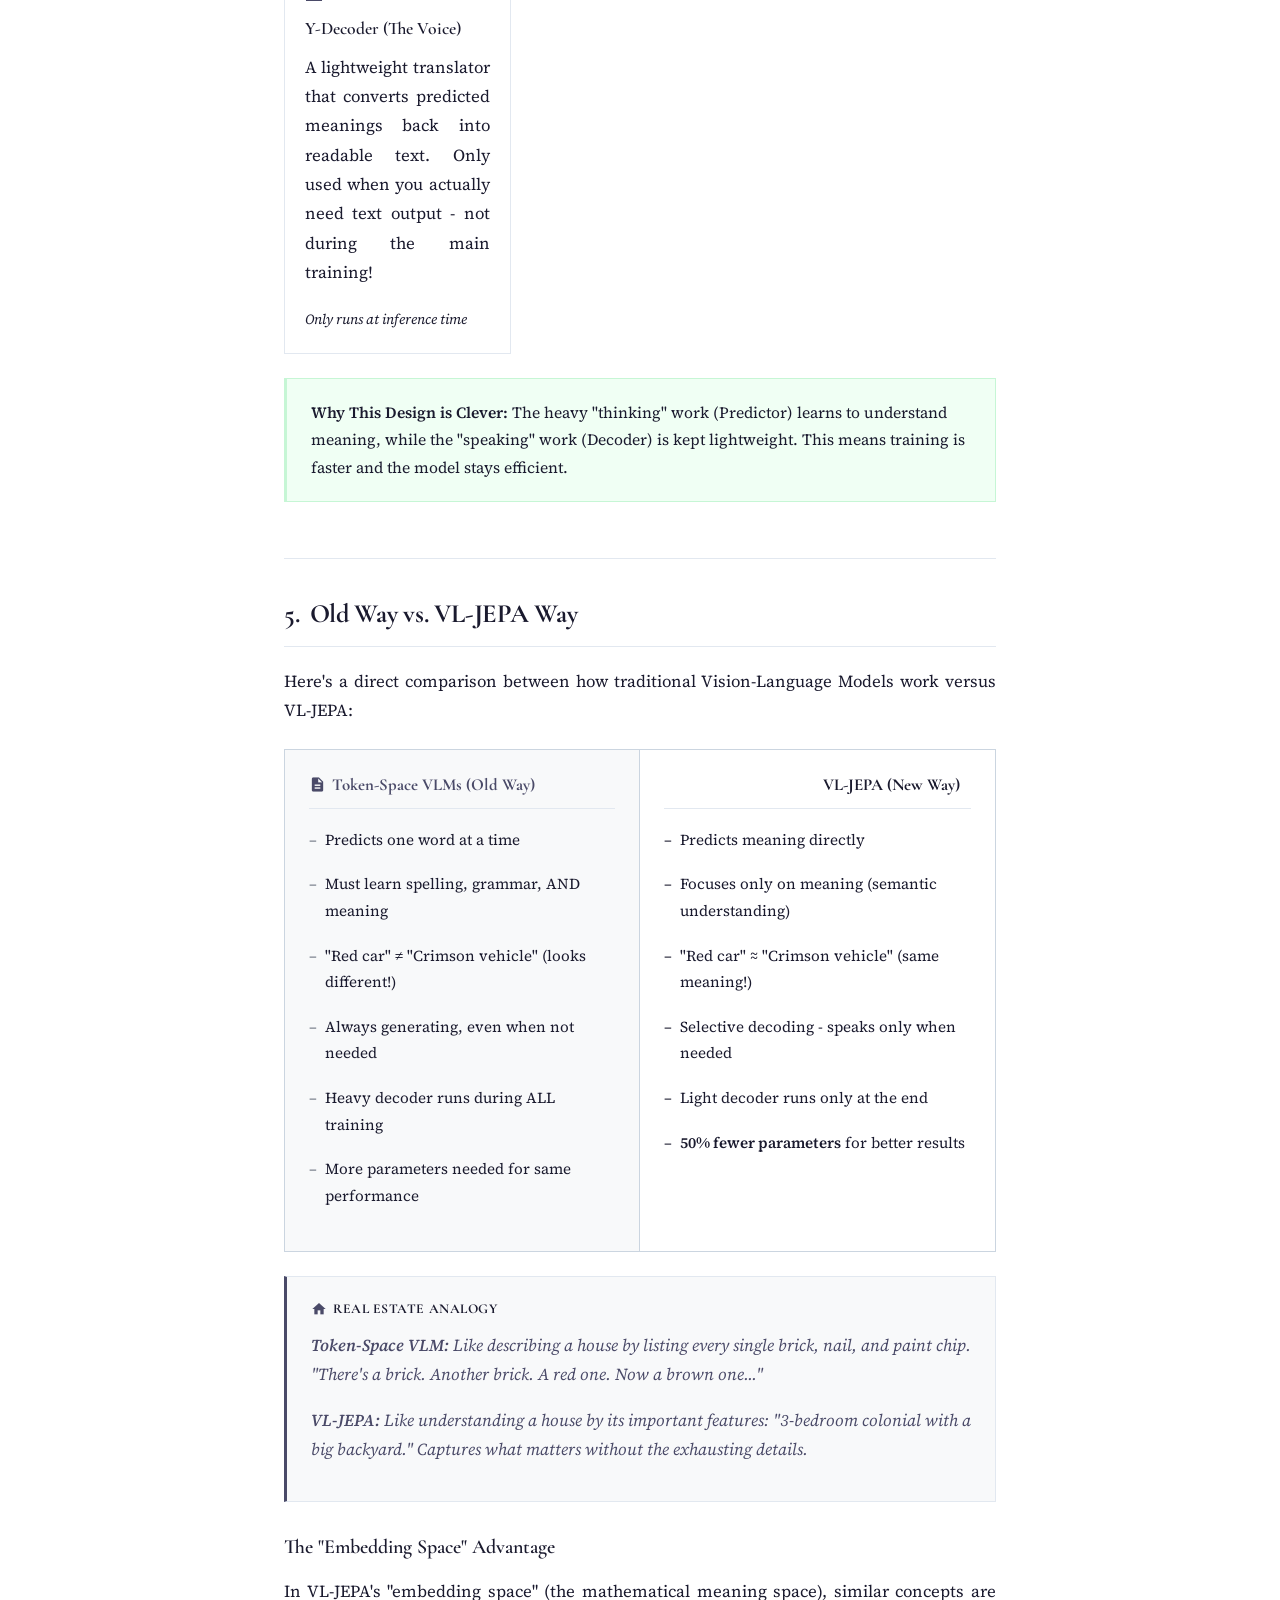
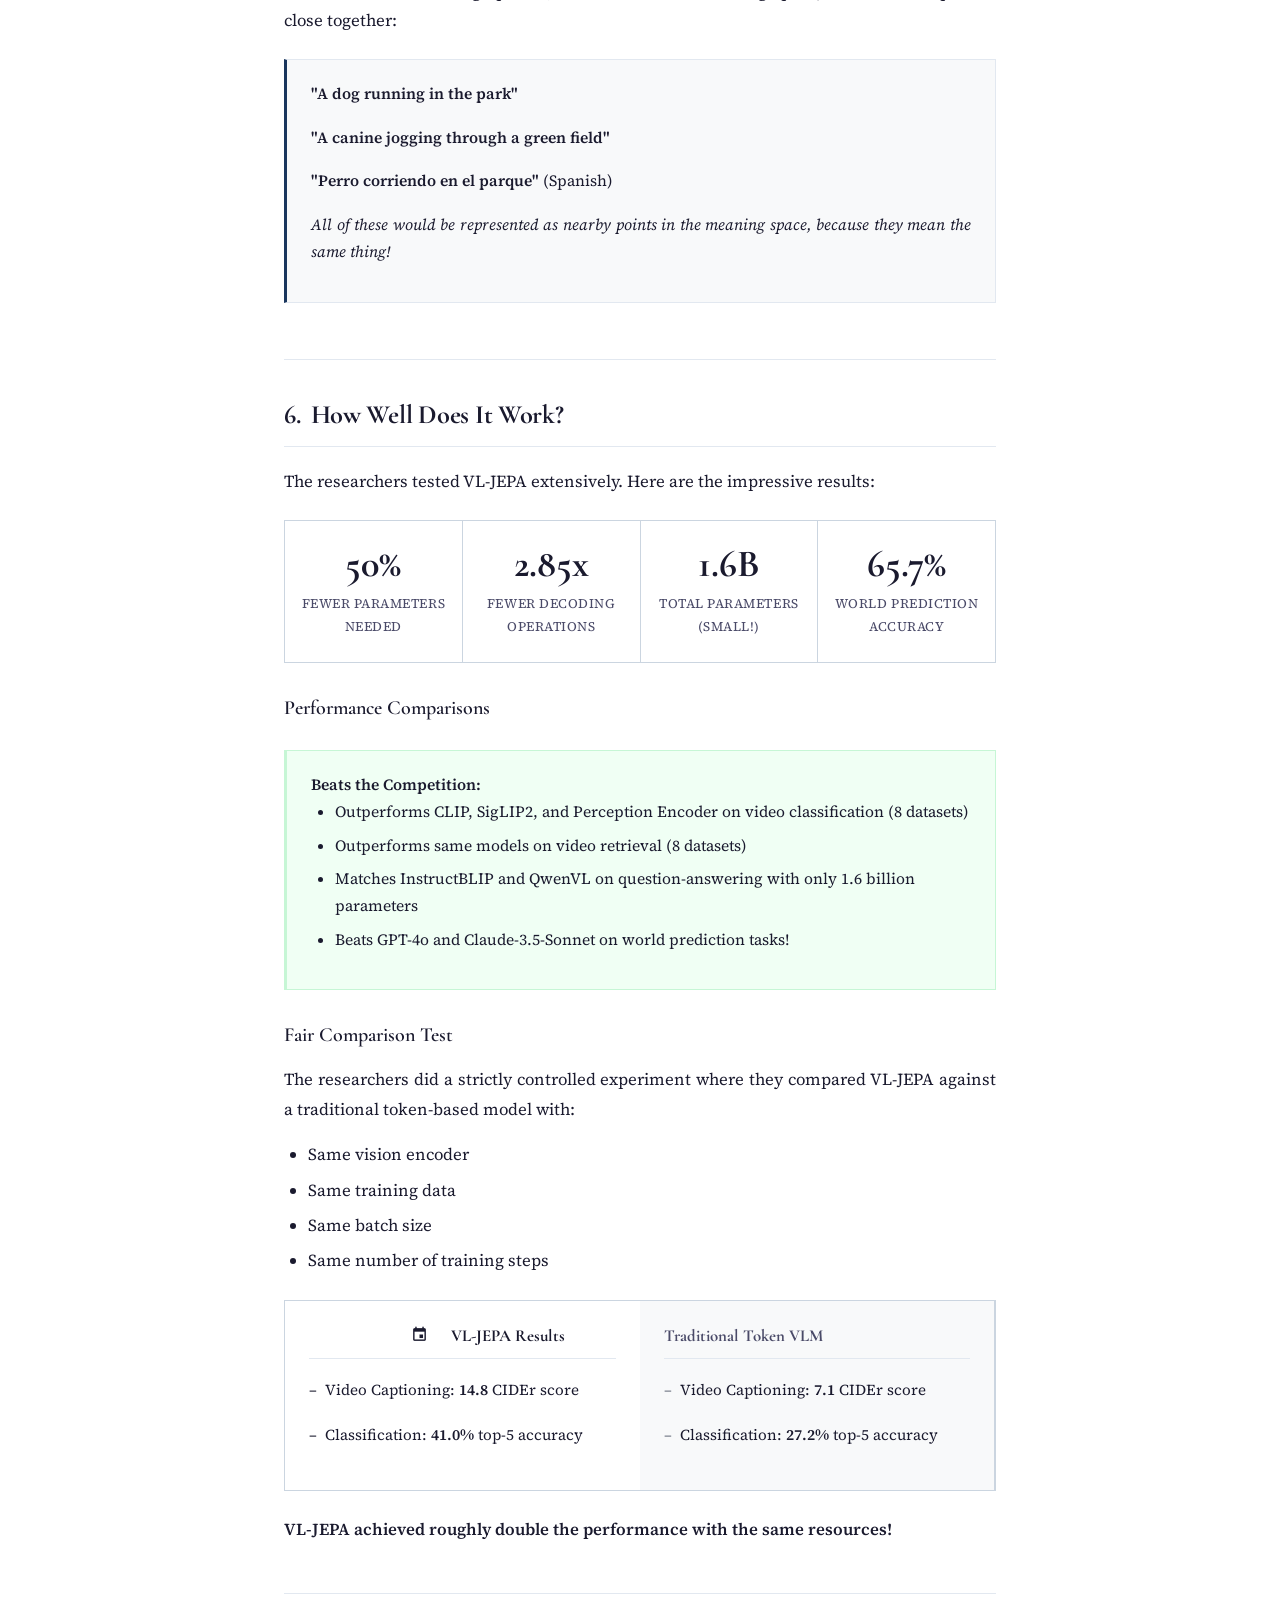
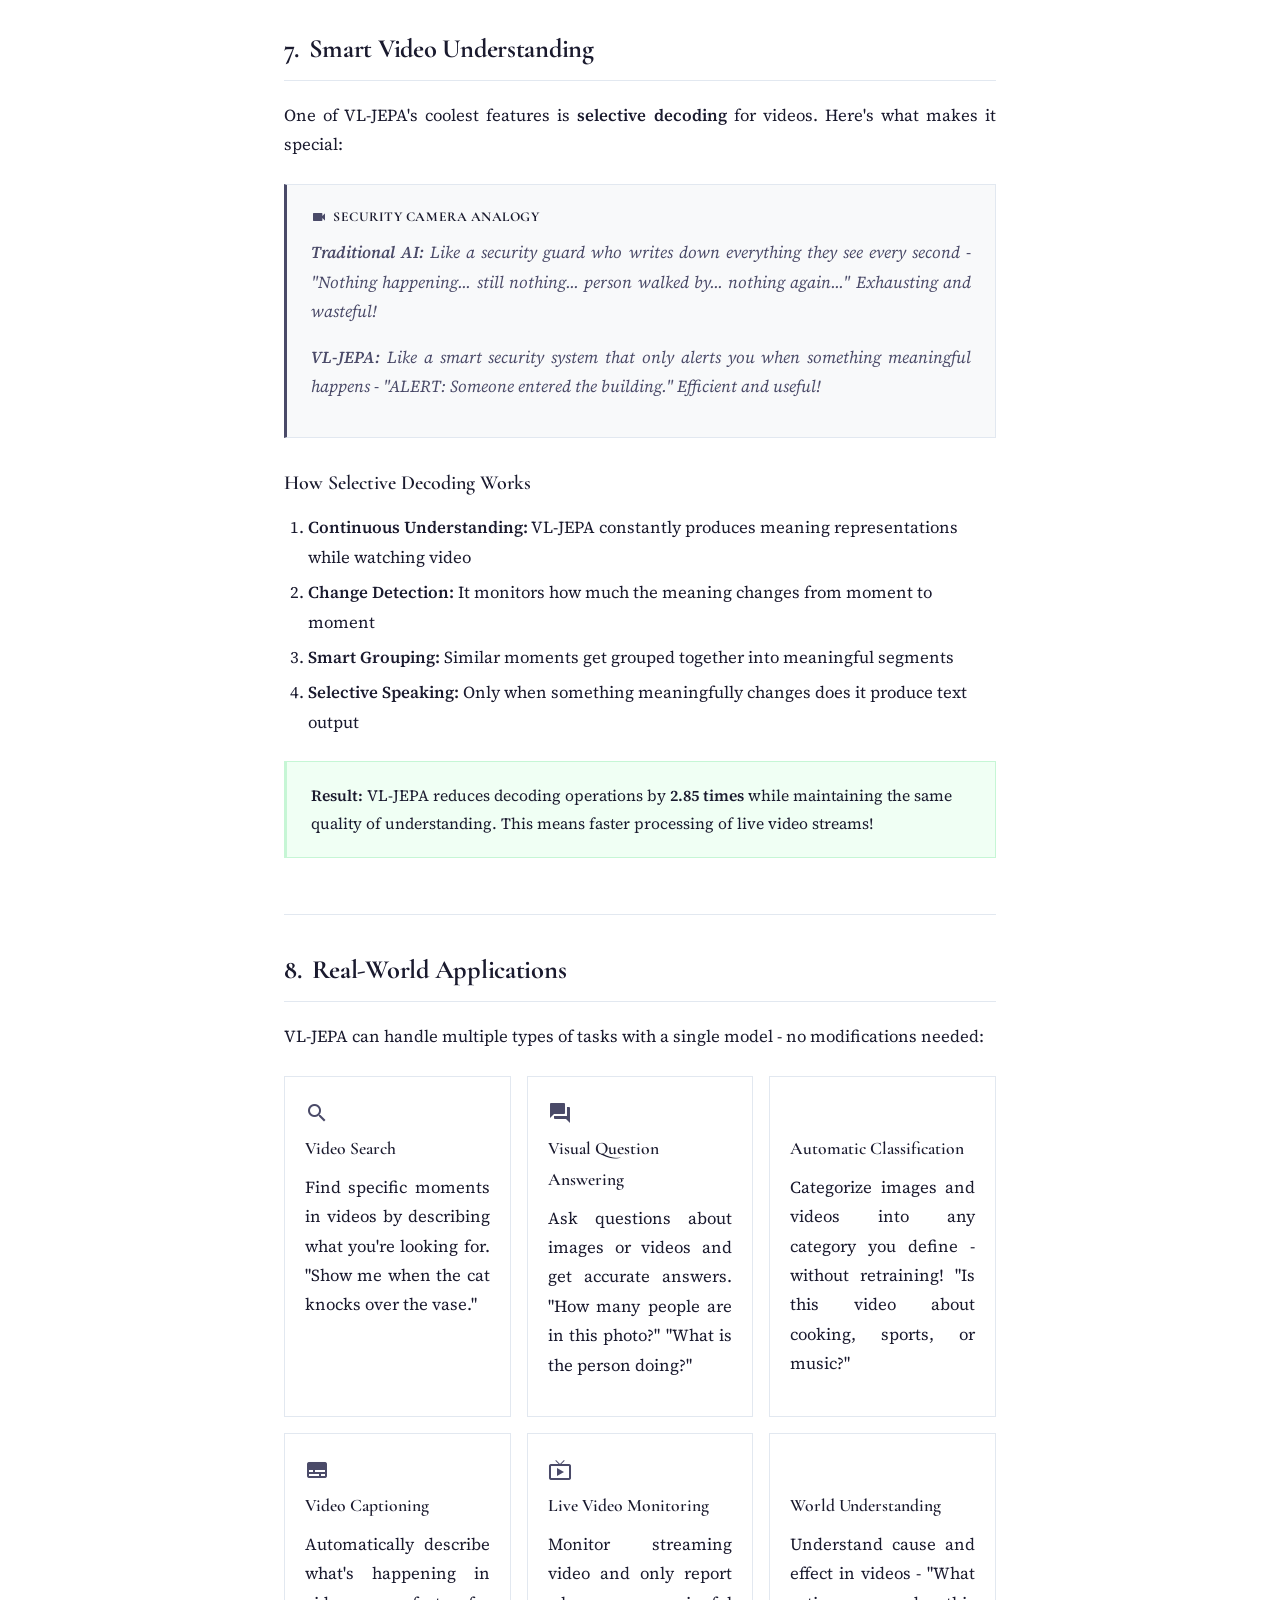
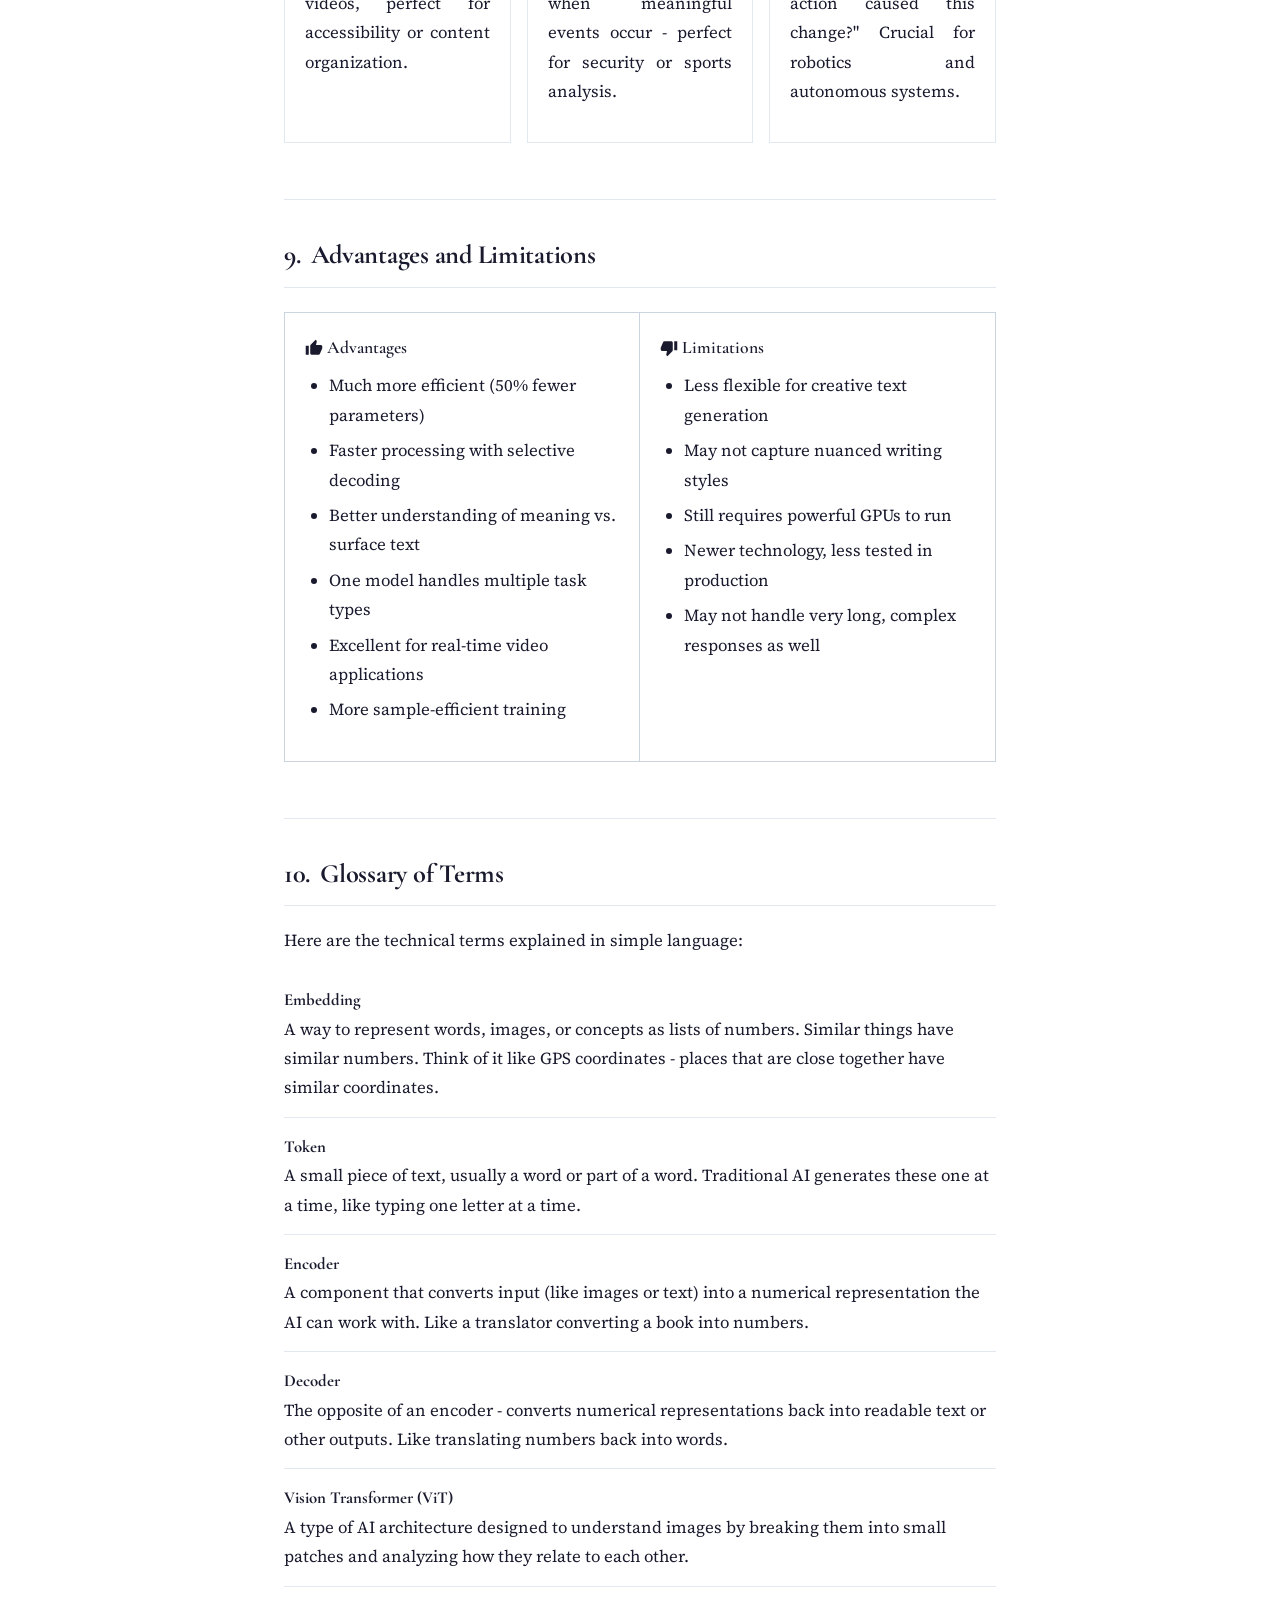
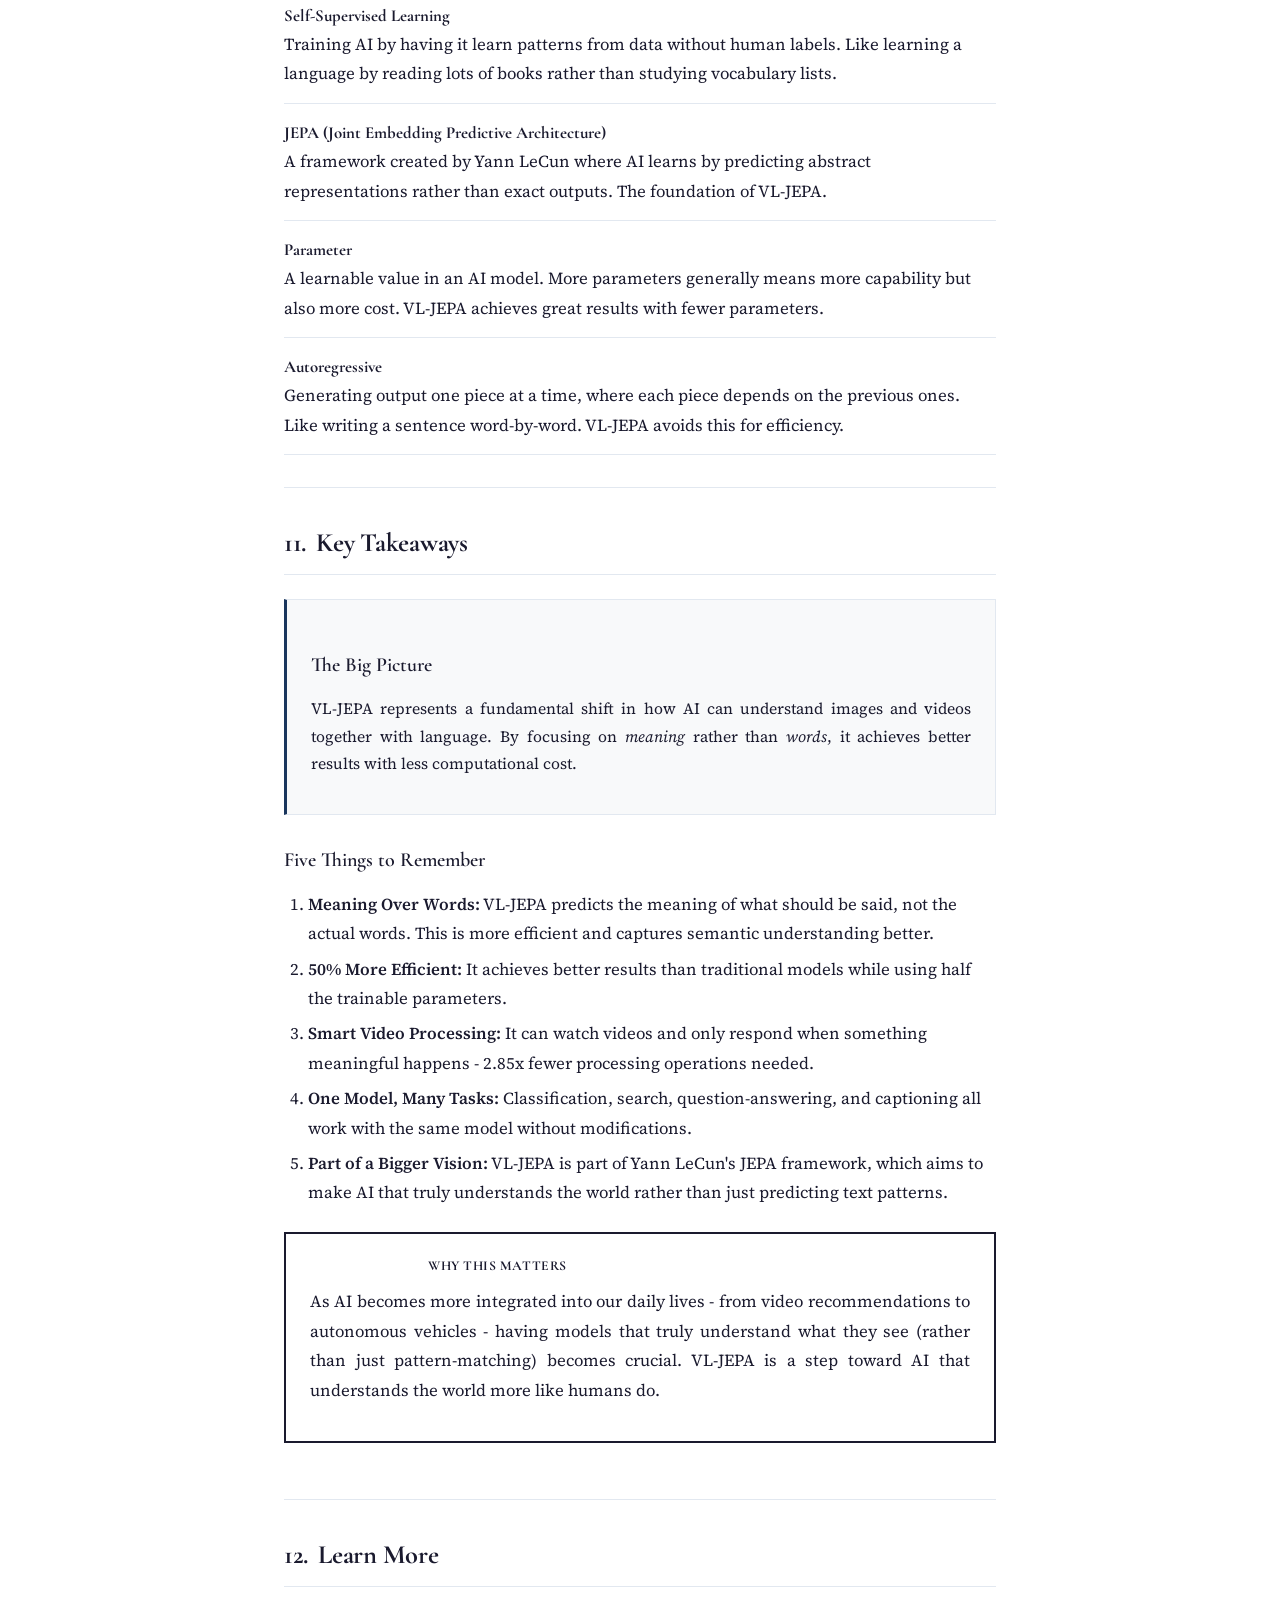
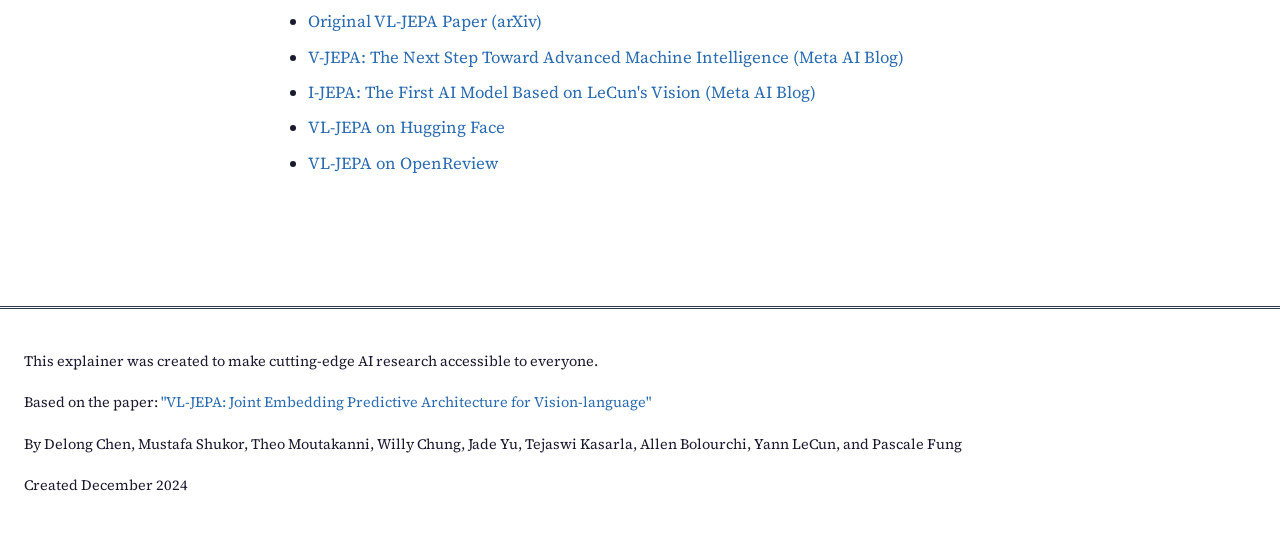
<file: VL-JEPA-Explained.html>
<!DOCTYPE html>
<html lang="en">
<head>
    <meta charset="UTF-8">
    <meta name="viewport" content="width=device-width, initial-scale=1.0">
    <title>VL-JEPA Explained: A New Way for AI to Understand Images and Language</title>
    <link href="https://fonts.googleapis.com/icon?family=Material+Icons" rel="stylesheet">
    <link href="https://fonts.googleapis.com/css2?family=Material+Symbols+Outlined:opsz,wght,FILL,GRAD@24,400,0,0" rel="stylesheet">
    <link rel="stylesheet" href="academic-style.css">
</head>
<body>
    <header>
        <h1>VL-JEPA Explained</h1>
        <p class="subtitle">A Revolutionary New Way for AI to Understand Both Images and Language - Made Simple for Everyone</p>
        <div class="paper-info">
            <strong>Research Paper:</strong> <a href="https://arxiv.org/abs/2512.10942" target="_blank">arXiv:2512.10942</a><br>
            <small>By researchers from Meta FAIR, HKUST & others | December 2024</small>
        </div>
    </header>

    <div class="container">

        <!-- Table of Contents -->
        <section>
            <div class="toc">
                <h3>What You'll Learn</h3>
                <ul>
                    <li><a href="#what-is-it">What is VL-JEPA?</a></li>
                    <li><a href="#problem">The Problem It Solves</a></li>
                    <li><a href="#how-it-works">How It Works (The Simple Version)</a></li>
                    <li><a href="#architecture">The Building Blocks</a></li>
                    <li><a href="#comparison">Old Way vs. New Way</a></li>
                    <li><a href="#results">How Well Does It Work?</a></li>
                    <li><a href="#use-cases">Real-World Applications</a></li>
                    <li><a href="#glossary">Glossary of Terms</a></li>
                    <li><a href="#takeaways">Key Takeaways</a></li>
                </ul>
            </div>
        </section>

        <!-- What is VL-JEPA -->
        <section id="what-is-it">
            <h2><span class="material-icons">smart_toy</span> What is VL-JEPA?</h2>

            <p><strong>VL-JEPA</strong> stands for <strong>Vision-Language Joint Embedding Predictive Architecture</strong>. It's a new type of AI system developed by researchers at Meta (Facebook's parent company) and HKUST that can understand both images/videos AND text together.</p>

            <div class="analogy">
                <div class="analogy-title"><span class="material-icons">lightbulb</span> Think of it like this...</div>
                <p>Imagine you're learning a foreign language. The <strong>old way</strong> is like memorizing every possible sentence word-by-word - exhausting and slow. The <strong>VL-JEPA way</strong> is like understanding the <em>meaning</em> and <em>concepts</em> behind what you're learning - much more efficient because you grasp the idea rather than memorizing every word.</p>
            </div>

            <p>VL-JEPA is part of a family of AI models designed by Yann LeCun (Meta's Chief AI Scientist) based on a revolutionary idea: <strong>AI should learn to understand meaning, not just predict the next word.</strong></p>

            <div class="highlight-box">
                <strong>The Big Idea:</strong> Instead of generating text one word at a time (like ChatGPT does), VL-JEPA predicts the <em>meaning</em> of what should come next, then translates that meaning into words only when needed.
            </div>
        </section>

        <!-- The Problem -->
        <section id="problem">
            <h2><span class="material-icons">report_problem</span> The Problem with Current AI Vision Models</h2>

            <p>Today's AI models that can see and talk (called Vision-Language Models or VLMs) work by generating text one word at a time - just like how you might type a message one letter at a time.</p>

            <h3>Why is this a problem?</h3>

            <div class="comparison-grid">
                <div class="comparison-card old">
                    <h4><span class="material-icons">cancel</span> Traditional Approach Problems</h4>
                    <ul>
                        <li><strong>Slow:</strong> Must generate words one-by-one</li>
                        <li><strong>Wasteful:</strong> Learns word spelling instead of meaning</li>
                        <li><strong>Confused:</strong> "A red car" and "A crimson automobile" look completely different to it</li>
                        <li><strong>Resource-hungry:</strong> Needs huge computing power</li>
                        <li><strong>Always guessing:</strong> Must predict even when nothing changed</li>
                    </ul>
                </div>
                <div class="comparison-card new">
                    <h4><span class="material-icons">check_circle</span> What We Really Want</h4>
                    <ul>
                        <li><strong>Fast:</strong> Understand meaning instantly</li>
                        <li><strong>Efficient:</strong> Focus only on what matters</li>
                        <li><strong>Smart:</strong> Know that different words can mean the same thing</li>
                        <li><strong>Lightweight:</strong> Work with less computing power</li>
                        <li><strong>Selective:</strong> Only respond when something meaningful happens</li>
                    </ul>
                </div>
            </div>

            <div class="analogy">
                <div class="analogy-title"><span class="material-icons">sports_soccer</span> Sports Commentator Analogy</div>
                <p><strong>Old AI:</strong> Like a commentator who describes every single second: "The player is standing... still standing... lifting foot... foot is higher... moving forward..." Even when nothing exciting happens!</p>
                <p><strong>VL-JEPA:</strong> Like a smart commentator who understands the game and only speaks up when something meaningful happens: "Great pass! Now he's going for the goal!"</p>
            </div>
        </section>

        <!-- How It Works -->
        <section id="how-it-works">
            <h2><span class="material-icons">settings</span> How VL-JEPA Works (The Simple Version)</h2>

            <p>VL-JEPA works in a fundamentally different way than traditional AI vision models. Here's the key insight:</p>

            <div class="key-insight">
                <div class="key-insight-title"><span class="material-icons">vpn_key</span> Key Insight</div>
                <p>Instead of predicting actual words, VL-JEPA predicts <strong>meaning in a mathematical space</strong>. It's like thinking in concepts rather than sentences. Only at the very end, when you need readable text, does it translate those concepts into actual words.</p>
            </div>

            <h3>Step-by-Step Process</h3>

            <div class="timeline">
                <div class="timeline-item">
                    <h4>Step 1: See the Image/Video</h4>
                    <p>VL-JEPA looks at your image or video through its "eyes" (called the X-Encoder). This creates a compact summary of what's in the visual - objects, actions, relationships - all encoded as numbers.</p>
                </div>

                <div class="timeline-item">
                    <h4>Step 2: Understand the Question (Optional)</h4>
                    <p>If you ask a question like "What is the dog doing?", this question gets added to the mix. The model considers both what it sees AND what you're asking.</p>
                </div>

                <div class="timeline-item">
                    <h4>Step 3: Predict the Meaning</h4>
                    <p>Here's the magic! Instead of guessing words, the Predictor figures out what the <em>meaning</em> of the answer should be. This meaning exists as a point in a special mathematical "meaning space."</p>
                </div>

                <div class="timeline-item">
                    <h4>Step 4: Translate to Words (Only When Needed)</h4>
                    <p>Finally, a lightweight Decoder translates that meaning into actual readable text. This only happens when you actually need the text - not during training!</p>
                </div>
            </div>

            <div class="architecture-diagram">
                <h4>The Flow of Information</h4>
                <div class="flow-container">
                    <div class="flow-box input"><span class="material-icons">videocam</span> Video/Image</div>
                    <span class="arrow"><span class="material-icons">arrow_forward</span></span>
                    <div class="flow-box process"><span class="material-icons">visibility</span> X-Encoder<br><small>(Sees)</small></div>
                    <span class="arrow"><span class="material-icons">arrow_forward</span></span>
                    <div class="flow-box process"><span class="material-icons">psychology</span> Predictor<br><small>(Thinks)</small></div>
                    <span class="arrow"><span class="material-icons">arrow_forward</span></span>
                    <div class="flow-box output"><span class="material-icons">record_voice_over</span> Decoder<br><small>(Speaks)</small></div>
                </div>
                <p><em>The Predictor works with meanings, not words. The Decoder only runs when you need text output.</em></p>
            </div>
        </section>

        <!-- Architecture -->
        <section id="architecture">
            <h2><span class="material-icons">construction</span> The Building Blocks</h2>

            <p>VL-JEPA is made up of four main components, each with a specific job:</p>

            <div class="use-case-grid">
                <div class="use-case">
                    <div class="use-case-icon"><span class="material-icons">visibility</span></div>
                    <h4>X-Encoder (The Eyes)</h4>
                    <p>Uses V-JEPA 2 technology to watch videos and images. It converts what it sees into compact numerical representations - like creating a detailed summary of a scene.</p>
                    <small><em>Based on: V-JEPA 2 ViT-L (Vision Transformer)</em></small>
                </div>

                <div class="use-case">
                    <div class="use-case-icon"><span class="material-icons">psychology</span></div>
                    <h4>Predictor (The Brain)</h4>
                    <p>The central thinking component. It takes visual information and questions, then predicts what the meaning of the answer should be - without generating actual words yet.</p>
                    <small><em>Based on: Llama-3.2 transformer layers</em></small>
                </div>

                <div class="use-case">
                    <div class="use-case-icon"><span class="material-icons">menu_book</span></div>
                    <h4>Y-Encoder (The Dictionary)</h4>
                    <p>Converts text into meanings. During training, it helps the model learn by providing the "correct" meanings to compare against predictions.</p>
                    <small><em>Based on: EmbeddingGemma-300M</em></small>
                </div>

                <div class="use-case">
                    <div class="use-case-icon"><span class="material-icons">record_voice_over</span></div>
                    <h4>Y-Decoder (The Voice)</h4>
                    <p>A lightweight translator that converts predicted meanings back into readable text. Only used when you actually need text output - not during the main training!</p>
                    <small><em>Only runs at inference time</em></small>
                </div>
            </div>

            <div class="highlight-box success">
                <strong>Why This Design is Clever:</strong> The heavy "thinking" work (Predictor) learns to understand meaning, while the "speaking" work (Decoder) is kept lightweight. This means training is faster and the model stays efficient.
            </div>
        </section>

        <!-- Old vs New -->
        <section id="comparison">
            <h2><span class="material-icons">compare_arrows</span> Old Way vs. VL-JEPA Way</h2>

            <p>Here's a direct comparison between how traditional Vision-Language Models work versus VL-JEPA:</p>

            <div class="comparison-grid">
                <div class="comparison-card old">
                    <h4><span class="material-icons">description</span> Token-Space VLMs (Old Way)</h4>
                    <ul>
                        <li>Predicts one word at a time</li>
                        <li>Must learn spelling, grammar, AND meaning</li>
                        <li>"Red car" ≠ "Crimson vehicle" (looks different!)</li>
                        <li>Always generating, even when not needed</li>
                        <li>Heavy decoder runs during ALL training</li>
                        <li>More parameters needed for same performance</li>
                    </ul>
                </div>
                <div class="comparison-card new">
                    <h4><span class="material-icons">lightbulb</span> VL-JEPA (New Way)</h4>
                    <ul>
                        <li>Predicts meaning directly</li>
                        <li>Focuses only on meaning (semantic understanding)</li>
                        <li>"Red car" ≈ "Crimson vehicle" (same meaning!)</li>
                        <li>Selective decoding - speaks only when needed</li>
                        <li>Light decoder runs only at the end</li>
                        <li><strong>50% fewer parameters</strong> for better results</li>
                    </ul>
                </div>
            </div>

            <div class="analogy">
                <div class="analogy-title"><span class="material-icons">home</span> Real Estate Analogy</div>
                <p><strong>Token-Space VLM:</strong> Like describing a house by listing every single brick, nail, and paint chip. "There's a brick. Another brick. A red one. Now a brown one..."</p>
                <p><strong>VL-JEPA:</strong> Like understanding a house by its important features: "3-bedroom colonial with a big backyard." Captures what matters without the exhausting details.</p>
            </div>

            <h3>The "Embedding Space" Advantage</h3>

            <p>In VL-JEPA's "embedding space" (the mathematical meaning space), similar concepts are close together:</p>

            <div class="highlight-box">
                <p><strong>"A dog running in the park"</strong></p>
                <p><strong>"A canine jogging through a green field"</strong></p>
                <p><strong>"Perro corriendo en el parque"</strong> (Spanish)</p>
                <p><em>All of these would be represented as nearby points in the meaning space, because they mean the same thing!</em></p>
            </div>
        </section>

        <!-- Results -->
        <section id="results">
            <h2><span class="material-icons">trending_up</span> How Well Does It Work?</h2>

            <p>The researchers tested VL-JEPA extensively. Here are the impressive results:</p>

            <div class="stats-grid">
                <div class="stat-card">
                    <div class="number">50%</div>
                    <div class="label">Fewer Parameters Needed</div>
                </div>
                <div class="stat-card">
                    <div class="number">2.85x</div>
                    <div class="label">Fewer Decoding Operations</div>
                </div>
                <div class="stat-card">
                    <div class="number">1.6B</div>
                    <div class="label">Total Parameters (Small!)</div>
                </div>
                <div class="stat-card">
                    <div class="number">65.7%</div>
                    <div class="label">World Prediction Accuracy</div>
                </div>
            </div>

            <h3>Performance Comparisons</h3>

            <div class="highlight-box success">
                <strong>Beats the Competition:</strong>
                <ul>
                    <li>Outperforms CLIP, SigLIP2, and Perception Encoder on video classification (8 datasets)</li>
                    <li>Outperforms same models on video retrieval (8 datasets)</li>
                    <li>Matches InstructBLIP and QwenVL on question-answering with only 1.6 billion parameters</li>
                    <li>Beats GPT-4o and Claude-3.5-Sonnet on world prediction tasks!</li>
                </ul>
            </div>

            <h3>Fair Comparison Test</h3>

            <p>The researchers did a strictly controlled experiment where they compared VL-JEPA against a traditional token-based model with:</p>
            <ul>
                <li>Same vision encoder</li>
                <li>Same training data</li>
                <li>Same batch size</li>
                <li>Same number of training steps</li>
            </ul>

            <div class="comparison-grid">
                <div class="comparison-card new">
                    <h4><span class="material-icons">emoji_events</span> VL-JEPA Results</h4>
                    <ul>
                        <li>Video Captioning: <strong>14.8</strong> CIDEr score</li>
                        <li>Classification: <strong>41.0%</strong> top-5 accuracy</li>
                    </ul>
                </div>
                <div class="comparison-card old">
                    <h4>Traditional Token VLM</h4>
                    <ul>
                        <li>Video Captioning: <strong>7.1</strong> CIDEr score</li>
                        <li>Classification: <strong>27.2%</strong> top-5 accuracy</li>
                    </ul>
                </div>
            </div>

            <p><strong>VL-JEPA achieved roughly double the performance with the same resources!</strong></p>
        </section>

        <!-- Selective Decoding -->
        <section>
            <h2><span class="material-icons">smart_display</span> Smart Video Understanding</h2>

            <p>One of VL-JEPA's coolest features is <strong>selective decoding</strong> for videos. Here's what makes it special:</p>

            <div class="analogy">
                <div class="analogy-title"><span class="material-icons">videocam</span> Security Camera Analogy</div>
                <p><strong>Traditional AI:</strong> Like a security guard who writes down everything they see every second - "Nothing happening... still nothing... person walked by... nothing again..." Exhausting and wasteful!</p>
                <p><strong>VL-JEPA:</strong> Like a smart security system that only alerts you when something meaningful happens - "ALERT: Someone entered the building." Efficient and useful!</p>
            </div>

            <h3>How Selective Decoding Works</h3>

            <ol>
                <li><strong>Continuous Understanding:</strong> VL-JEPA constantly produces meaning representations while watching video</li>
                <li><strong>Change Detection:</strong> It monitors how much the meaning changes from moment to moment</li>
                <li><strong>Smart Grouping:</strong> Similar moments get grouped together into meaningful segments</li>
                <li><strong>Selective Speaking:</strong> Only when something meaningfully changes does it produce text output</li>
            </ol>

            <div class="highlight-box success">
                <strong>Result:</strong> VL-JEPA reduces decoding operations by <strong>2.85 times</strong> while maintaining the same quality of understanding. This means faster processing of live video streams!
            </div>
        </section>

        <!-- Use Cases -->
        <section id="use-cases">
            <h2><span class="material-icons">build</span> Real-World Applications</h2>

            <p>VL-JEPA can handle multiple types of tasks with a single model - no modifications needed:</p>

            <div class="use-case-grid">
                <div class="use-case">
                    <div class="use-case-icon"><span class="material-icons">search</span></div>
                    <h4>Video Search</h4>
                    <p>Find specific moments in videos by describing what you're looking for. "Show me when the cat knocks over the vase."</p>
                </div>

                <div class="use-case">
                    <div class="use-case-icon"><span class="material-icons">question_answer</span></div>
                    <h4>Visual Question Answering</h4>
                    <p>Ask questions about images or videos and get accurate answers. "How many people are in this photo?" "What is the person doing?"</p>
                </div>

                <div class="use-case">
                    <div class="use-case-icon"><span class="material-icons">category</span></div>
                    <h4>Automatic Classification</h4>
                    <p>Categorize images and videos into any category you define - without retraining! "Is this video about cooking, sports, or music?"</p>
                </div>

                <div class="use-case">
                    <div class="use-case-icon"><span class="material-icons">subtitles</span></div>
                    <h4>Video Captioning</h4>
                    <p>Automatically describe what's happening in videos, perfect for accessibility or content organization.</p>
                </div>

                <div class="use-case">
                    <div class="use-case-icon"><span class="material-icons">live_tv</span></div>
                    <h4>Live Video Monitoring</h4>
                    <p>Monitor streaming video and only report when meaningful events occur - perfect for security or sports analysis.</p>
                </div>

                <div class="use-case">
                    <div class="use-case-icon"><span class="material-icons">precision_manufacturing</span></div>
                    <h4>World Understanding</h4>
                    <p>Understand cause and effect in videos - "What action caused this change?" Crucial for robotics and autonomous systems.</p>
                </div>
            </div>
        </section>

        <!-- Pros and Cons -->
        <section>
            <h2><span class="material-icons">balance</span> Advantages and Limitations</h2>

            <div class="pros-cons">
                <div class="pros">
                    <h4><span class="material-icons">thumb_up</span> Advantages</h4>
                    <ul>
                        <li>Much more efficient (50% fewer parameters)</li>
                        <li>Faster processing with selective decoding</li>
                        <li>Better understanding of meaning vs. surface text</li>
                        <li>One model handles multiple task types</li>
                        <li>Excellent for real-time video applications</li>
                        <li>More sample-efficient training</li>
                    </ul>
                </div>
                <div class="cons">
                    <h4><span class="material-icons">thumb_down</span> Limitations</h4>
                    <ul>
                        <li>Less flexible for creative text generation</li>
                        <li>May not capture nuanced writing styles</li>
                        <li>Still requires powerful GPUs to run</li>
                        <li>Newer technology, less tested in production</li>
                        <li>May not handle very long, complex responses as well</li>
                    </ul>
                </div>
            </div>
        </section>

        <!-- Glossary -->
        <section id="glossary">
            <h2><span class="material-icons">auto_stories</span> Glossary of Terms</h2>

            <p>Here are the technical terms explained in simple language:</p>

            <div class="glossary-term">
                <strong>Embedding</strong><br>
                A way to represent words, images, or concepts as lists of numbers. Similar things have similar numbers. Think of it like GPS coordinates - places that are close together have similar coordinates.
            </div>

            <div class="glossary-term">
                <strong>Token</strong><br>
                A small piece of text, usually a word or part of a word. Traditional AI generates these one at a time, like typing one letter at a time.
            </div>

            <div class="glossary-term">
                <strong>Encoder</strong><br>
                A component that converts input (like images or text) into a numerical representation the AI can work with. Like a translator converting a book into numbers.
            </div>

            <div class="glossary-term">
                <strong>Decoder</strong><br>
                The opposite of an encoder - converts numerical representations back into readable text or other outputs. Like translating numbers back into words.
            </div>

            <div class="glossary-term">
                <strong>Vision Transformer (ViT)</strong><br>
                A type of AI architecture designed to understand images by breaking them into small patches and analyzing how they relate to each other.
            </div>

            <div class="glossary-term">
                <strong>Self-Supervised Learning</strong><br>
                Training AI by having it learn patterns from data without human labels. Like learning a language by reading lots of books rather than studying vocabulary lists.
            </div>

            <div class="glossary-term">
                <strong>JEPA (Joint Embedding Predictive Architecture)</strong><br>
                A framework created by Yann LeCun where AI learns by predicting abstract representations rather than exact outputs. The foundation of VL-JEPA.
            </div>

            <div class="glossary-term">
                <strong>Parameter</strong><br>
                A learnable value in an AI model. More parameters generally means more capability but also more cost. VL-JEPA achieves great results with fewer parameters.
            </div>

            <div class="glossary-term">
                <strong>Autoregressive</strong><br>
                Generating output one piece at a time, where each piece depends on the previous ones. Like writing a sentence word-by-word. VL-JEPA avoids this for efficiency.
            </div>
        </section>

        <!-- Key Takeaways -->
        <section id="takeaways">
            <h2><span class="material-icons">flag</span> Key Takeaways</h2>

            <div class="highlight-box">
                <h3>The Big Picture</h3>
                <p>VL-JEPA represents a fundamental shift in how AI can understand images and videos together with language. By focusing on <em>meaning</em> rather than <em>words</em>, it achieves better results with less computational cost.</p>
            </div>

            <h3>Five Things to Remember</h3>

            <ol>
                <li><strong>Meaning Over Words:</strong> VL-JEPA predicts the meaning of what should be said, not the actual words. This is more efficient and captures semantic understanding better.</li>

                <li><strong>50% More Efficient:</strong> It achieves better results than traditional models while using half the trainable parameters.</li>

                <li><strong>Smart Video Processing:</strong> It can watch videos and only respond when something meaningful happens - 2.85x fewer processing operations needed.</li>

                <li><strong>One Model, Many Tasks:</strong> Classification, search, question-answering, and captioning all work with the same model without modifications.</li>

                <li><strong>Part of a Bigger Vision:</strong> VL-JEPA is part of Yann LeCun's JEPA framework, which aims to make AI that truly understands the world rather than just predicting text patterns.</li>
            </ol>

            <div class="key-insight">
                <div class="key-insight-title"><span class="material-icons">science</span> Why This Matters</div>
                <p>As AI becomes more integrated into our daily lives - from video recommendations to autonomous vehicles - having models that truly understand what they see (rather than just pattern-matching) becomes crucial. VL-JEPA is a step toward AI that understands the world more like humans do.</p>
            </div>
        </section>

        <!-- Further Reading -->
        <section>
            <h2><span class="material-icons">link</span> Learn More</h2>

            <ul>
                <li><a href="https://arxiv.org/abs/2512.10942" target="_blank">Original VL-JEPA Paper (arXiv)</a></li>
                <li><a href="https://ai.meta.com/blog/v-jepa-yann-lecun-ai-model-video-joint-embedding-predictive-architecture/" target="_blank">V-JEPA: The Next Step Toward Advanced Machine Intelligence (Meta AI Blog)</a></li>
                <li><a href="https://ai.meta.com/blog/yann-lecun-ai-model-i-jepa/" target="_blank">I-JEPA: The First AI Model Based on LeCun's Vision (Meta AI Blog)</a></li>
                <li><a href="https://huggingface.co/papers/2512.10942" target="_blank">VL-JEPA on Hugging Face</a></li>
                <li><a href="https://openreview.net/forum?id=tjimrqc2BU" target="_blank">VL-JEPA on OpenReview</a></li>
            </ul>
        </section>

    </div>

    <footer>
        <p>This explainer was created to make cutting-edge AI research accessible to everyone.</p>
        <p>Based on the paper: <a href="https://arxiv.org/abs/2512.10942" target="_blank">"VL-JEPA: Joint Embedding Predictive Architecture for Vision-language"</a></p>
        <p>By Delong Chen, Mustafa Shukor, Theo Moutakanni, Willy Chung, Jade Yu, Tejaswi Kasarla, Allen Bolourchi, Yann LeCun, and Pascale Fung</p>
        <p>Created December 2024</p>
    </footer>

</body>
</html>
</file>
<file: academic-style.css>
/* ============================================================
   Academic Paper Style — PaperDecoded
   Inspired by LaTeX article class / journal paper formatting
   ============================================================ */

/* --- Fonts --- */
@import url('https://fonts.googleapis.com/css2?family=Cormorant+Garamond:ital,wght@0,400;0,500;0,600;0,700;1,400;1,500&family=Source+Serif+4:opsz,wght@8..60,400;8..60,500;8..60,600;8..60,700&family=JetBrains+Mono:wght@400;500&display=swap');
@import url('https://fonts.googleapis.com/icon?family=Material+Icons');

/* --- CSS Variables --- */
:root {
    --font-body: 'Source Serif 4', 'Georgia', 'Times New Roman', serif;
    --font-heading: 'Cormorant Garamond', 'Georgia', serif;
    --font-mono: 'JetBrains Mono', 'Consolas', monospace;

    --bg-page: #ffffff;
    --bg-section: #ffffff;
    --bg-aside: #f8f9fa;
    --bg-highlight: #f0f4f8;

    --text-primary: #1a1a2e;
    --text-secondary: #4a4a68;
    --text-muted: #6b7280;

    --color-accent: #1a365d;
    --color-link: #2b6cb0;
    --color-success: #276749;
    --color-warning: #92400e;
    --color-danger: #9b2c2c;

    --border-light: #e2e8f0;
    --border-medium: #cbd5e0;
    --border-dark: #1a365d;

    --rule-color: #2d3748;
    --rule-light: #e2e8f0;

    --section-counter: 0;
}

/* --- Reset --- */
*, *::before, *::after {
    margin: 0;
    padding: 0;
    box-sizing: border-box;
}

/* --- Body --- */
body {
    font-family: var(--font-body);
    font-size: 1.05rem;
    line-height: 1.75;
    color: var(--text-primary);
    background: var(--bg-page);
    min-height: 100vh;
    -webkit-font-smoothing: antialiased;
}

/* --- Container --- */
.container {
    max-width: 760px;
    margin: 0 auto;
    padding: 0 24px 60px;
}

/* ============================================================
   HEADER — Academic paper title block
   ============================================================ */
header {
    text-align: center;
    padding: 60px 40px 40px;
    background: var(--bg-page);
    color: var(--text-primary);
    margin-bottom: 0;
    border-bottom: 3px double var(--rule-color);
    position: relative;
}

header::before {
    display: none;
}

header::after {
    display: none;
}

header h1 {
    font-family: var(--font-heading);
    font-size: 2.4rem;
    font-weight: 700;
    line-height: 1.2;
    color: var(--text-primary);
    margin-bottom: 12px;
    letter-spacing: -0.01em;
    text-shadow: none;
    max-width: 680px;
    margin-left: auto;
    margin-right: auto;
}

header .subtitle {
    font-family: var(--font-heading);
    font-size: 1.15rem;
    font-style: italic;
    color: var(--text-secondary);
    max-width: 600px;
    margin: 0 auto 20px;
    font-weight: 400;
    line-height: 1.5;
}

.paper-info {
    background: transparent;
    padding: 12px 0;
    margin-top: 16px;
    display: block;
    font-size: 0.92rem;
    color: var(--text-secondary);
    border: none;
    border-radius: 0;
    border-top: 1px solid var(--border-light);
    max-width: 500px;
    margin-left: auto;
    margin-right: auto;
}

.paper-info a {
    color: var(--color-link);
    text-decoration: none;
    border-bottom: 1px solid var(--border-light);
}

.paper-info a:hover {
    border-bottom-color: var(--color-link);
}

.legacy-badge,
.research-badge,
.meta-badge {
    display: inline-flex;
    align-items: center;
    gap: 6px;
    background: transparent;
    border: 1px solid var(--border-medium);
    padding: 4px 14px;
    border-radius: 0;
    font-size: 0.78rem;
    margin-bottom: 16px;
    text-transform: uppercase;
    letter-spacing: 0.12em;
    color: var(--text-secondary);
    font-family: var(--font-body);
}

.legacy-badge .material-icons,
.research-badge .material-icons,
.meta-badge .material-icons {
    font-size: 0.9rem;
}

/* ============================================================
   SECTIONS — Clean academic sections with counters
   ============================================================ */
.container {
    counter-reset: section-counter;
}

section {
    background: transparent;
    border-radius: 0;
    padding: 32px 0;
    margin-bottom: 0;
    box-shadow: none;
    border: none;
    border-top: 1px solid var(--rule-light);
    position: relative;
}

section::before {
    display: none;
}

section:first-of-type {
    border-top: none;
}

/* --- Headings --- */
h2 {
    font-family: var(--font-heading);
    color: var(--text-primary);
    font-size: 1.65rem;
    font-weight: 700;
    margin-bottom: 20px;
    display: flex;
    align-items: center;
    gap: 10px;
    letter-spacing: -0.01em;
    counter-increment: section-counter;
    padding-bottom: 8px;
    border-bottom: 1px solid var(--rule-light);
}

h2::before {
    content: counter(section-counter) ".";
    font-family: var(--font-heading);
    font-weight: 700;
    color: var(--text-primary);
    font-size: 1.65rem;
    min-width: fit-content;
}

h2 .material-icons,
h2 .material-symbols-outlined {
    display: none;
}

h3 {
    font-family: var(--font-heading);
    color: var(--text-primary);
    font-size: 1.25rem;
    font-weight: 600;
    margin: 28px 0 12px;
}

h4 {
    font-family: var(--font-heading);
    color: var(--text-primary);
    font-size: 1.1rem;
    font-weight: 600;
    margin-bottom: 8px;
}

/* --- Paragraphs --- */
p {
    margin-bottom: 16px;
    color: var(--text-primary);
    text-align: justify;
    hyphens: auto;
}

ul, ol {
    margin-bottom: 16px;
    padding-left: 24px;
}

li {
    margin-bottom: 6px;
}

a {
    color: var(--color-link);
    text-decoration: none;
}

a:hover {
    text-decoration: underline;
}

strong {
    font-weight: 600;
}

/* ============================================================
   TABLE OF CONTENTS
   ============================================================ */
.toc {
    background: transparent;
    padding: 20px 0;
    border-radius: 0;
    margin: 16px 0 8px;
    border: 1px solid var(--border-light);
    padding: 20px 24px;
}

.toc h3 {
    font-family: var(--font-heading);
    margin-top: 0;
    margin-bottom: 12px;
    font-size: 1.15rem;
    font-weight: 700;
    text-transform: uppercase;
    letter-spacing: 0.06em;
    font-size: 0.9rem;
    color: var(--text-secondary);
}

.toc ul {
    list-style: none;
    padding: 0;
    margin: 0;
    column-count: 2;
    column-gap: 24px;
}

.toc li {
    padding: 4px 0;
    border-bottom: none;
    break-inside: avoid;
    font-size: 0.95rem;
}

.toc a {
    color: var(--color-link);
    text-decoration: none;
    display: flex;
    align-items: center;
    gap: 6px;
}

.toc a:hover {
    text-decoration: underline;
}

.toc a .material-icons,
.toc a .material-symbols-outlined {
    display: none;
}

/* ============================================================
   HIGHLIGHT BOXES — Academic "remark" / "note" style
   ============================================================ */
.highlight-box {
    background: var(--bg-aside);
    padding: 20px 24px;
    border-radius: 0;
    margin: 24px 0;
    border: 1px solid var(--border-light);
    border-left: 3px solid var(--color-accent);
    position: relative;
    box-shadow: none;
    font-size: 0.98rem;
}

.highlight-box::before {
    display: none;
}

.highlight-box.success {
    background: #f0fff4;
    border-left-color: var(--color-success);
    border-color: #c6f6d5;
}

.highlight-box.success::before {
    display: none;
}

.highlight-box.warning {
    background: #fffbeb;
    border-left-color: var(--color-warning);
    border-color: #fde68a;
}

.highlight-box.warning::before {
    display: none;
}

.highlight-box.purple {
    background: #faf5ff;
    border-left-color: #6b21a8;
    border-color: #e9d5ff;
}

.highlight-box.danger {
    background: #fff5f5;
    border-left-color: var(--color-danger);
    border-color: #fed7d7;
}

/* ============================================================
   ANALOGY BOXES — Academic "example" style
   ============================================================ */
.analogy {
    background: var(--bg-aside);
    border: 1px solid var(--border-light);
    border-left: 3px solid var(--text-secondary);
    padding: 20px 24px;
    border-radius: 0;
    margin: 24px 0;
    font-style: normal;
    position: relative;
}

.analogy::before,
.analogy::after {
    display: none;
}

.analogy-title {
    font-family: var(--font-heading);
    font-weight: 700;
    font-style: normal;
    color: var(--text-primary);
    margin-bottom: 10px;
    font-size: 1rem;
    display: flex;
    align-items: center;
    gap: 6px;
    text-transform: uppercase;
    letter-spacing: 0.04em;
    font-size: 0.85rem;
}

.analogy-title .material-icons,
.analogy-title .material-symbols-outlined {
    font-size: 1rem;
    color: var(--text-secondary);
}

.analogy p {
    font-style: italic;
    color: var(--text-secondary);
}

/* ============================================================
   KEY INSIGHT — Academic "theorem/proposition" style
   ============================================================ */
.key-insight {
    background: transparent;
    border: 2px solid var(--text-primary);
    padding: 20px 24px;
    border-radius: 0;
    margin: 24px 0;
    position: relative;
}

.key-insight::before {
    display: none;
}

.key-insight-title {
    font-family: var(--font-heading);
    color: var(--text-primary);
    font-weight: 700;
    font-size: 1rem;
    margin-bottom: 10px;
    display: flex;
    align-items: center;
    gap: 6px;
    text-transform: uppercase;
    letter-spacing: 0.04em;
    font-size: 0.85rem;
}

.key-insight-title .material-icons,
.key-insight-title .material-symbols-outlined {
    font-size: 1rem;
    color: var(--text-primary);
}

/* ============================================================
   COMPARISON GRID — Academic table-like comparison
   ============================================================ */
.comparison-grid {
    display: grid;
    grid-template-columns: 1fr 1fr;
    gap: 0;
    margin: 24px 0;
    border: 1px solid var(--border-medium);
}

@media (max-width: 600px) {
    .comparison-grid {
        grid-template-columns: 1fr;
    }
}

.comparison-card {
    padding: 20px 24px;
    border-radius: 0;
    border: none;
    background: transparent;
}

.comparison-card.old {
    background: var(--bg-aside);
    border-right: 1px solid var(--border-medium);
}

.comparison-card.new {
    background: transparent;
}

.comparison-card h4 {
    font-family: var(--font-heading);
    font-size: 1.05rem;
    margin-bottom: 12px;
    display: flex;
    align-items: center;
    gap: 6px;
    font-weight: 700;
    color: var(--text-primary);
    border-bottom: 1px solid var(--border-light);
    padding-bottom: 8px;
}

.comparison-card.old h4 {
    color: var(--text-secondary);
}

.comparison-card.new h4 {
    color: var(--text-primary);
}

.comparison-card ul {
    list-style: none;
    padding: 0;
}

.comparison-card li {
    padding: 6px 0;
    padding-left: 16px;
    position: relative;
    border-bottom: none;
    font-size: 0.95rem;
}

.comparison-card li::before {
    content: "\2013";
    position: absolute;
    left: 0;
    color: var(--text-muted);
}

.comparison-card.old li::before {
    color: var(--text-muted);
}

.comparison-card.new li::before {
    color: var(--text-primary);
}

/* ============================================================
   STATS GRID — Academic figure/metrics style
   ============================================================ */
.stats-grid {
    display: grid;
    grid-template-columns: repeat(auto-fit, minmax(150px, 1fr));
    gap: 1px;
    margin: 24px 0;
    background: var(--border-medium);
    border: 1px solid var(--border-medium);
}

.stat-card {
    background: var(--bg-page);
    color: var(--text-primary);
    padding: 24px 16px;
    border-radius: 0;
    text-align: center;
    border: none;
    position: relative;
}

.stat-card::before {
    display: none;
}

.stat-card .number {
    font-family: var(--font-heading);
    font-size: 2.4rem;
    font-weight: 700;
    color: var(--text-primary);
    line-height: 1;
}

.stat-card .label {
    font-size: 0.82rem;
    color: var(--text-secondary);
    margin-top: 8px;
    text-transform: uppercase;
    letter-spacing: 0.04em;
    opacity: 1;
}

.stat-card.success,
.stat-card.warning,
.stat-card.accent {
    background: var(--bg-page);
}

.stat-card.success .number,
.stat-card.warning .number,
.stat-card.accent .number {
    color: var(--text-primary);
}

.stat-card.success .label,
.stat-card.warning .label,
.stat-card.accent .label {
    color: var(--text-secondary);
}

/* ============================================================
   CONCEPT GRID — Academic card grid
   ============================================================ */
.concept-grid,
.concept-cards {
    display: grid;
    grid-template-columns: repeat(auto-fit, minmax(220px, 1fr));
    gap: 16px;
    margin: 24px 0;
}

.concept-card {
    background: transparent;
    padding: 20px;
    border-radius: 0;
    border: 1px solid var(--border-light);
    transition: none;
}

.concept-card:hover {
    transform: none;
    box-shadow: none;
    border-color: var(--border-medium);
}

.concept-icon {
    font-size: 1.2rem;
    margin-bottom: 10px;
    color: var(--text-secondary);
}

.concept-icon .material-icons,
.concept-icon .material-symbols-outlined {
    font-size: 1.4rem;
    color: var(--text-secondary);
}

.concept-card h4 {
    font-family: var(--font-heading);
    color: var(--text-primary);
    margin-bottom: 8px;
    font-weight: 700;
}

/* ============================================================
   TIMELINE — Academic chronology
   ============================================================ */
.timeline {
    position: relative;
    padding-left: 0;
    margin: 24px 0;
}

.timeline-item {
    position: relative;
    padding: 16px 20px;
    margin-bottom: 12px;
    background: transparent;
    border-radius: 0;
    border: 1px solid var(--border-light);
    border-left: 3px solid var(--border-dark);
}

.timeline-item::before {
    display: none;
}

.timeline-item h4 {
    font-family: var(--font-heading);
    color: var(--text-primary);
    margin-bottom: 8px;
    font-weight: 700;
    font-size: 1rem;
}

/* ============================================================
   FLOW DIAGRAMS — Academic figure style
   ============================================================ */
.architecture-diagram,
.flow-diagram {
    background: var(--bg-aside);
    border-radius: 0;
    padding: 24px;
    margin: 24px 0;
    text-align: center;
    border: 1px solid var(--border-light);
}

.flow-container {
    display: flex;
    justify-content: center;
    align-items: center;
    flex-wrap: wrap;
    gap: 12px;
    margin: 16px 0;
}

.flow-box {
    padding: 14px 18px;
    border-radius: 0;
    font-weight: 500;
    text-align: center;
    min-width: 120px;
    border: 1px solid var(--border-medium);
    background: var(--bg-page);
    font-size: 0.9rem;
    color: var(--text-primary);
    box-shadow: none;
}

.flow-box.input {
    background: var(--bg-page);
    color: var(--text-primary);
    border-color: var(--border-dark);
}

.flow-box.process {
    background: var(--bg-aside);
    color: var(--text-primary);
}

.flow-box.output {
    background: var(--bg-page);
    color: var(--text-primary);
    border-color: var(--border-dark);
}

.flow-box.highlight {
    border-color: var(--border-dark);
    background: var(--bg-aside);
}

.flow-box.purple {
    border-color: var(--border-medium);
    background: var(--bg-aside);
}

.flow-box .material-icons {
    font-size: 1.2rem;
    display: block;
    margin-bottom: 4px;
    color: var(--text-secondary);
}

.flow-box.purple .material-icons {
    color: var(--text-secondary);
}

.arrow,
.flow-arrow {
    font-size: 1.2rem;
    color: var(--text-muted);
}

.arrow .material-icons {
    font-size: 1.2rem;
}

/* ============================================================
   GLOSSARY — Academic definitions
   ============================================================ */
.glossary-term {
    background: transparent;
    padding: 14px 0;
    border-radius: 0;
    margin: 0;
    border: none;
    border-bottom: 1px solid var(--border-light);
    position: relative;
}

.glossary-term::before {
    display: none;
}

.glossary-term strong {
    font-family: var(--font-heading);
    color: var(--text-primary);
    font-size: 1.05rem;
    font-weight: 700;
}

.glossary-grid {
    display: grid;
    gap: 0;
}

.glossary-item {
    background: transparent;
    padding: 14px 0;
    border-radius: 0;
    border-left: none;
    border-bottom: 1px solid var(--border-light);
}

.glossary-item dt {
    font-weight: 700;
    font-family: var(--font-heading);
    color: var(--text-primary);
    margin-bottom: 4px;
    font-size: 1.05rem;
}

.glossary-item dd {
    color: var(--text-secondary);
    margin: 0;
    font-size: 0.95rem;
}

/* ============================================================
   ENCODER-DECODER VISUAL
   ============================================================ */
.encoder-decoder-visual {
    display: flex;
    justify-content: center;
    align-items: stretch;
    gap: 24px;
    margin: 24px 0;
    flex-wrap: wrap;
}

.enc-dec-box {
    flex: 1;
    min-width: 200px;
    padding: 20px;
    border: 1px solid var(--border-medium);
    background: transparent;
}

.enc-dec-box h4 {
    font-family: var(--font-heading);
    display: flex;
    align-items: center;
    gap: 6px;
    margin-bottom: 12px;
    font-weight: 700;
}

.layer-stack {
    display: flex;
    flex-direction: column;
    gap: 6px;
}

.layer {
    padding: 8px 12px;
    background: var(--bg-aside);
    border: 1px solid var(--border-light);
    font-size: 0.88rem;
    text-align: center;
}

.middle-arrow {
    display: flex;
    align-items: center;
    color: var(--text-muted);
    font-size: 1.5rem;
}

/* ============================================================
   QKV DIAGRAM (Attention)
   ============================================================ */
.qkv-diagram {
    display: flex;
    justify-content: center;
    gap: 16px;
    margin: 24px 0;
    flex-wrap: wrap;
}

.qkv-box {
    flex: 1;
    min-width: 180px;
    padding: 20px;
    border: 1px solid var(--border-medium);
    background: transparent;
    text-align: center;
}

.qkv-box.query {
    border-color: var(--border-dark);
}

/* ============================================================
   ATTENTION VISUAL / SENTENCE DEMO
   ============================================================ */
.attention-visual {
    margin: 24px 0;
    padding: 20px;
    background: var(--bg-aside);
    border: 1px solid var(--border-light);
}

.sentence-demo {
    display: flex;
    flex-wrap: wrap;
    gap: 8px;
    justify-content: center;
    margin: 12px 0;
}

.word-box {
    padding: 8px 14px;
    border: 1px solid var(--border-light);
    background: var(--bg-page);
    font-size: 0.95rem;
}

.word-box.highlighted {
    background: var(--bg-highlight);
    border-color: var(--border-medium);
    font-weight: 600;
}

.word-box.focus {
    background: var(--text-primary);
    color: var(--bg-page);
    font-weight: 700;
    border-color: var(--text-primary);
}

/* ============================================================
   IMPACT LIST
   ============================================================ */
.impact-list {
    display: grid;
    grid-template-columns: repeat(auto-fit, minmax(200px, 1fr));
    gap: 12px;
    margin: 20px 0;
}

.impact-item {
    display: flex;
    align-items: center;
    gap: 10px;
    padding: 12px 16px;
    border: 1px solid var(--border-light);
    background: transparent;
    font-size: 0.95rem;
}

.impact-item .material-icons {
    font-size: 1.2rem;
    color: var(--text-secondary);
}

/* ============================================================
   USE CASE GRID
   ============================================================ */
.use-case-grid {
    display: grid;
    grid-template-columns: repeat(auto-fit, minmax(220px, 1fr));
    gap: 16px;
    margin: 24px 0;
}

.use-case {
    padding: 20px;
    border: 1px solid var(--border-light);
    background: transparent;
}

.use-case-icon {
    margin-bottom: 8px;
}

.use-case-icon .material-icons,
.use-case-icon .material-symbols-outlined {
    font-size: 1.5rem;
    color: var(--text-secondary);
}

/* ============================================================
   TASK / TECHNIQUE / RECIPE GRIDS
   ============================================================ */
.task-grid,
.techniques-grid,
.recipe-grid,
.desiderata-grid {
    display: grid;
    grid-template-columns: repeat(auto-fit, minmax(220px, 1fr));
    gap: 16px;
    margin: 24px 0;
}

.task-card,
.technique-card,
.recipe-step,
.desiderata-card {
    padding: 20px;
    border: 1px solid var(--border-light);
    background: transparent;
    border-radius: 0;
}

.task-card h4,
.technique-card h4,
.recipe-step h4,
.desiderata-card h4 {
    font-family: var(--font-heading);
    color: var(--text-primary);
    font-weight: 700;
    margin-bottom: 8px;
}

/* ============================================================
   AGENT / CASE STUDY / MCP CARDS
   ============================================================ */
.agent-card {
    background: transparent;
    border: 1px solid var(--border-light);
    border-radius: 0;
    padding: 20px;
    margin: 12px 0;
}

.agent-card h4 {
    color: var(--text-primary);
    margin-bottom: 8px;
    display: flex;
    align-items: center;
    gap: 6px;
    font-family: var(--font-heading);
    font-weight: 700;
}

.agent-card p {
    margin-bottom: 0;
    color: var(--text-secondary);
    font-size: 0.95rem;
}

.case-study {
    background: transparent;
    border-radius: 0;
    padding: 20px;
    margin: 16px 0;
    border: 1px solid var(--border-light);
    border-left: 3px solid var(--text-secondary);
}

.case-study h4 {
    color: var(--text-primary);
    margin-bottom: 8px;
    display: flex;
    align-items: center;
    gap: 6px;
    font-family: var(--font-heading);
    font-weight: 700;
}

.case-study-header {
    font-family: var(--font-heading);
    font-weight: 700;
}

.mcp-components {
    display: grid;
    grid-template-columns: repeat(3, 1fr);
    gap: 1px;
    margin: 24px 0;
    background: var(--border-light);
    border: 1px solid var(--border-light);
}

@media (max-width: 600px) {
    .mcp-components {
        grid-template-columns: 1fr;
    }
}

.mcp-box {
    background: var(--bg-page);
    border: none;
    border-radius: 0;
    padding: 20px;
    text-align: center;
}

.mcp-box .material-icons {
    font-size: 1.8rem;
    color: var(--text-secondary);
    margin-bottom: 8px;
}

.mcp-box h4 {
    color: var(--text-primary);
    margin-bottom: 6px;
    font-family: var(--font-heading);
}

.mcp-box p {
    font-size: 0.88rem;
    color: var(--text-secondary);
    margin: 0;
}

/* ============================================================
   WORKFLOW STEPS
   ============================================================ */
.workflow-step {
    display: flex;
    align-items: flex-start;
    gap: 14px;
    margin: 12px 0;
    padding: 14px 16px;
    background: transparent;
    border-radius: 0;
    border: 1px solid var(--border-light);
}

.workflow-step .step-number {
    background: var(--text-primary);
    color: var(--bg-page);
    width: 28px;
    height: 28px;
    border-radius: 0;
    display: flex;
    align-items: center;
    justify-content: center;
    font-weight: 700;
    font-size: 0.85rem;
    flex-shrink: 0;
}

.workflow-step .step-content h4 {
    font-family: var(--font-heading);
    margin-bottom: 4px;
}

/* ============================================================
   PIPELINE / FLOW STEPS
   ============================================================ */
.pipeline-visual,
.pipeline-flow {
    margin: 24px 0;
}

.pipeline-steps {
    display: flex;
    flex-wrap: wrap;
    gap: 8px;
    align-items: center;
    justify-content: center;
}

.pipeline-step {
    padding: 12px 16px;
    border: 1px solid var(--border-medium);
    background: transparent;
    text-align: center;
    font-size: 0.9rem;
}

.pipeline-arrow {
    color: var(--text-muted);
    font-size: 1.2rem;
}

/* ============================================================
   DATA TABLES
   ============================================================ */
.data-table,
.results-table {
    width: 100%;
    border-collapse: collapse;
    margin: 24px 0;
    font-size: 0.92rem;
}

.data-table th,
.results-table th {
    background: var(--bg-aside);
    padding: 10px 14px;
    text-align: left;
    font-weight: 700;
    font-family: var(--font-heading);
    border-bottom: 2px solid var(--border-dark);
    font-size: 0.95rem;
}

.data-table td,
.results-table td {
    padding: 8px 14px;
    border-bottom: 1px solid var(--border-light);
}

table {
    width: 100%;
    border-collapse: collapse;
    margin: 24px 0;
    font-size: 0.92rem;
}

table th {
    background: var(--bg-aside);
    padding: 10px 14px;
    text-align: left;
    font-weight: 700;
    border-bottom: 2px solid var(--border-dark);
}

table td {
    padding: 8px 14px;
    border-bottom: 1px solid var(--border-light);
}

/* ============================================================
   CODE EXAMPLES
   ============================================================ */
.code-example {
    background: #1a1a2e;
    color: #e2e8f0;
    padding: 16px 20px;
    margin: 16px 0;
    font-family: var(--font-mono);
    font-size: 0.88rem;
    overflow-x: auto;
    border: 1px solid var(--border-medium);
}

.code-good {
    border-left: 3px solid var(--color-success);
}

.code-bad {
    border-left: 3px solid var(--color-danger);
}

code {
    font-family: var(--font-mono);
    font-size: 0.9em;
    background: var(--bg-aside);
    padding: 2px 6px;
    border: 1px solid var(--border-light);
}

/* ============================================================
   PROS / CONS
   ============================================================ */
.pros-cons {
    display: grid;
    grid-template-columns: 1fr 1fr;
    gap: 0;
    margin: 24px 0;
    border: 1px solid var(--border-medium);
}

@media (max-width: 600px) {
    .pros-cons {
        grid-template-columns: 1fr;
    }
}

.pros {
    padding: 20px;
    border-right: 1px solid var(--border-medium);
}

.cons {
    padding: 20px;
}

/* ============================================================
   TAKEAWAYS
   ============================================================ */
.takeaways,
.takeaways-list {
    margin: 24px 0;
}

.takeaway-list {
    list-style: none;
    padding: 0;
}

.takeaway-item {
    display: flex;
    align-items: flex-start;
    gap: 12px;
    padding: 12px 0;
    border-bottom: 1px solid var(--border-light);
}

.takeaway-number {
    font-family: var(--font-heading);
    font-weight: 700;
    font-size: 1.3rem;
    color: var(--text-primary);
    min-width: 30px;
}

/* ============================================================
   SCALE / BAR CHARTS / VISUALIZATIONS
   ============================================================ */
.scale-item {
    margin: 12px 0;
}

.scale-bar {
    height: 8px;
    background: var(--bg-aside);
    border: 1px solid var(--border-light);
    margin-top: 4px;
}

.scale-fill {
    height: 100%;
    background: var(--text-primary);
}

.bar-container {
    margin: 16px 0;
}

.bar-item {
    display: flex;
    align-items: center;
    gap: 12px;
    margin: 8px 0;
}

.bar-label {
    min-width: 100px;
    font-size: 0.9rem;
    color: var(--text-secondary);
}

.bar {
    height: 20px;
    background: var(--text-primary);
    opacity: 0.7;
}

.bar-value {
    font-size: 0.85rem;
    color: var(--text-secondary);
}

/* Performance bars */
.perf-bars,
.performance-visual {
    margin: 20px 0;
}

.perf-bar-group {
    margin: 12px 0;
}

.perf-label {
    font-size: 0.9rem;
    color: var(--text-secondary);
    margin-bottom: 4px;
}

.perf-bar {
    height: 8px;
    background: var(--bg-aside);
    border: 1px solid var(--border-light);
}

/* Progress bars */
.progress-bar {
    height: 8px;
    background: var(--bg-aside);
    border: 1px solid var(--border-light);
    margin: 8px 0;
}

.progress-fill {
    height: 100%;
    background: var(--text-primary);
}

.progress {
    height: 100%;
    background: var(--text-primary);
}

/* ============================================================
   MISC COMPONENTS
   ============================================================ */

/* LLM Cards / Results */
.llm-card,
.llm-results {
    border: 1px solid var(--border-light);
    padding: 16px;
    margin: 12px 0;
}

/* Prompt box */
.prompt-box {
    background: var(--bg-aside);
    border: 1px solid var(--border-light);
    padding: 16px 20px;
    margin: 16px 0;
    font-family: var(--font-mono);
    font-size: 0.9rem;
}

/* Demo boxes */
.demo-box {
    border: 1px solid var(--border-light);
    padding: 20px;
    margin: 16px 0;
    background: var(--bg-aside);
}

/* Formula boxes */
.formula,
.formula-box {
    background: var(--bg-aside);
    padding: 16px 20px;
    margin: 16px 0;
    text-align: center;
    border: 1px solid var(--border-light);
    font-family: var(--font-mono);
    font-size: 1rem;
}

/* Contributor visual */
.contributor-visual,
.contributor-box {
    border: 1px solid var(--border-light);
    padding: 16px;
    margin: 12px 0;
}

/* Nested circles (visualization) */
.nested-visual,
.nested-circles {
    text-align: center;
    margin: 24px 0;
}

/* Distance diagram */
.distance-diagram {
    margin: 24px 0;
    padding: 20px;
    border: 1px solid var(--border-light);
    background: var(--bg-aside);
}

/* Leaderboard */
.leaderboard {
    margin: 24px 0;
}

/* Scaling demo */
.scaling-demo {
    margin: 24px 0;
    padding: 20px;
    border: 1px solid var(--border-light);
}

/* Thinking / reasoning visual */
.thinking-visual,
.thinking-timeline {
    margin: 24px 0;
    padding: 20px;
    border: 1px solid var(--border-light);
}

.thinking-step {
    padding: 12px 0;
    border-bottom: 1px solid var(--border-light);
}

/* Method cards */
.method-card,
.method-cards {
    border: 1px solid var(--border-light);
    padding: 16px;
    margin: 12px 0;
}

/* Puzzle grid */
.puzzle-grid {
    display: grid;
    grid-template-columns: repeat(auto-fit, minmax(200px, 1fr));
    gap: 16px;
    margin: 24px 0;
}

.puzzle-card {
    border: 1px solid var(--border-light);
    padding: 20px;
}

/* Regime cards */
.regimes-container {
    display: grid;
    grid-template-columns: repeat(auto-fit, minmax(220px, 1fr));
    gap: 16px;
    margin: 24px 0;
}

.regime-card {
    border: 1px solid var(--border-light);
    padding: 20px;
}

/* Results matrix/visual */
.results-matrix,
.results-visual {
    margin: 24px 0;
}

/* Wall visualization */
.wall-viz {
    text-align: center;
    margin: 24px 0;
    padding: 20px;
    border: 1px solid var(--border-light);
}

/* Chat demo */
.chat-demo {
    border: 1px solid var(--border-light);
    padding: 16px;
    margin: 16px 0;
    background: var(--bg-aside);
}

/* Bank demo */
.bank-demo {
    border: 1px solid var(--border-light);
    padding: 16px;
    margin: 16px 0;
}

/* Vulnerability list */
.vulnerability-list {
    margin: 16px 0;
}

.vulnerability-item {
    padding: 12px 0;
    border-bottom: 1px solid var(--border-light);
}

/* Round indicators / tournament style */
.round-step,
.round-indicator {
    display: inline-block;
    padding: 4px 12px;
    border: 1px solid var(--border-light);
    font-size: 0.85rem;
}

/* Pattern visualizations */
.pattern-row {
    display: flex;
    align-items: center;
    gap: 8px;
    margin: 8px 0;
}

.pattern-label {
    min-width: 100px;
    font-size: 0.88rem;
}

.pattern-bar,
.pattern-fill {
    height: 12px;
    background: var(--text-primary);
    opacity: 0.6;
}

/* Failure patterns */
.failure-pattern {
    padding: 12px 0;
    border-bottom: 1px solid var(--border-light);
}

/* Cost comparison */
.cost-comparison {
    margin: 20px 0;
}

.cost-bar {
    display: flex;
    align-items: center;
    gap: 12px;
    margin: 8px 0;
}

/* Budget demo */
.budget-demo {
    border: 1px solid var(--border-light);
    padding: 20px;
    margin: 16px 0;
}

/* Scenario box */
.scenario-box {
    border: 1px solid var(--border-light);
    padding: 16px;
    margin: 12px 0;
    background: var(--bg-aside);
}

/* Warning stat */
.warning-stat {
    border: 1px solid var(--color-warning);
    padding: 16px;
    text-align: center;
    margin: 16px 0;
}

/* Section header / title */
.section-header,
.section-title {
    font-family: var(--font-heading);
    font-weight: 700;
}

/* Back link */
.back-link {
    display: inline-flex;
    align-items: center;
    gap: 4px;
    color: var(--color-link);
    text-decoration: none;
    font-size: 0.9rem;
    margin-bottom: 16px;
}

.back-link:hover {
    text-decoration: underline;
}

/* Change indicator */
.change-indicator {
    display: inline-flex;
    align-items: center;
    gap: 4px;
    font-size: 0.85rem;
}

.change-indicator.up {
    color: var(--color-success);
}

.change-indicator.down {
    color: var(--color-danger);
}

/* Legend */
.legend {
    display: flex;
    gap: 16px;
    flex-wrap: wrap;
    margin: 12px 0;
    font-size: 0.85rem;
}

.legend-item {
    display: flex;
    align-items: center;
    gap: 6px;
}

.legend-dot {
    width: 10px;
    height: 10px;
    border: 1px solid var(--border-medium);
}

/* EM example */
.em-example {
    border: 1px solid var(--border-light);
    padding: 16px;
    margin: 12px 0;
}

/* Arch card / comparison */
.arch-card,
.arch-comparison {
    border: 1px solid var(--border-light);
    padding: 16px;
    margin: 12px 0;
}

.arch-icon {
    color: var(--text-secondary);
}

/* Balance visual */
.balance-visual {
    text-align: center;
    margin: 24px 0;
}

/* Complexity */
.complexity {
    margin: 12px 0;
}

.complexity-bar {
    height: 8px;
    background: var(--bg-aside);
    border: 1px solid var(--border-light);
}

/* Citation */
.citation {
    font-style: italic;
    color: var(--text-secondary);
    border-left: 2px solid var(--border-medium);
    padding-left: 16px;
    margin: 16px 0;
}

/* Nav container */
.nav-container {
    padding: 12px 24px;
    border-bottom: 1px solid var(--border-light);
}

/* TOC grid */
.toc-grid {
    display: grid;
    grid-template-columns: 1fr 1fr;
    gap: 8px;
}

@media (max-width: 600px) {
    .toc-grid {
        grid-template-columns: 1fr;
    }
}

/* Misc state classes */
.correct { color: var(--color-success); }
.incorrect, .error { color: var(--color-danger); }
.active { font-weight: 700; }
.winner { font-weight: 700; }
.record { font-weight: 700; }

/* ============================================================
   FOOTER — Academic citation style
   ============================================================ */
footer {
    text-align: center;
    padding: 40px 24px;
    color: var(--text-secondary);
    font-size: 0.9rem;
    border-top: 3px double var(--rule-color);
    margin-top: 20px;
}

footer a {
    color: var(--color-link);
}

/* ============================================================
   MATERIAL ICONS — Global sizing
   ============================================================ */
.material-icons,
.material-symbols-outlined {
    font-size: inherit;
    vertical-align: middle;
}

/* ============================================================
   RESPONSIVE
   ============================================================ */
@media (max-width: 600px) {
    header {
        padding: 40px 20px 30px;
    }

    header h1 {
        font-size: 1.8rem;
    }

    .container {
        padding: 0 16px 40px;
    }

    section {
        padding: 24px 0;
    }

    h2 {
        font-size: 1.4rem;
    }

    .toc ul {
        column-count: 1;
    }

    .comparison-grid {
        grid-template-columns: 1fr;
    }

    .comparison-card.old {
        border-right: none;
        border-bottom: 1px solid var(--border-medium);
    }

    .stats-grid {
        grid-template-columns: 1fr 1fr;
    }

    .impact-list {
        grid-template-columns: 1fr;
    }
}

@media print {
    body {
        font-size: 11pt;
    }

    header {
        border-bottom: 2px solid black;
    }

    section {
        break-inside: avoid;
    }

    .toc {
        break-after: page;
    }
}
</file>
